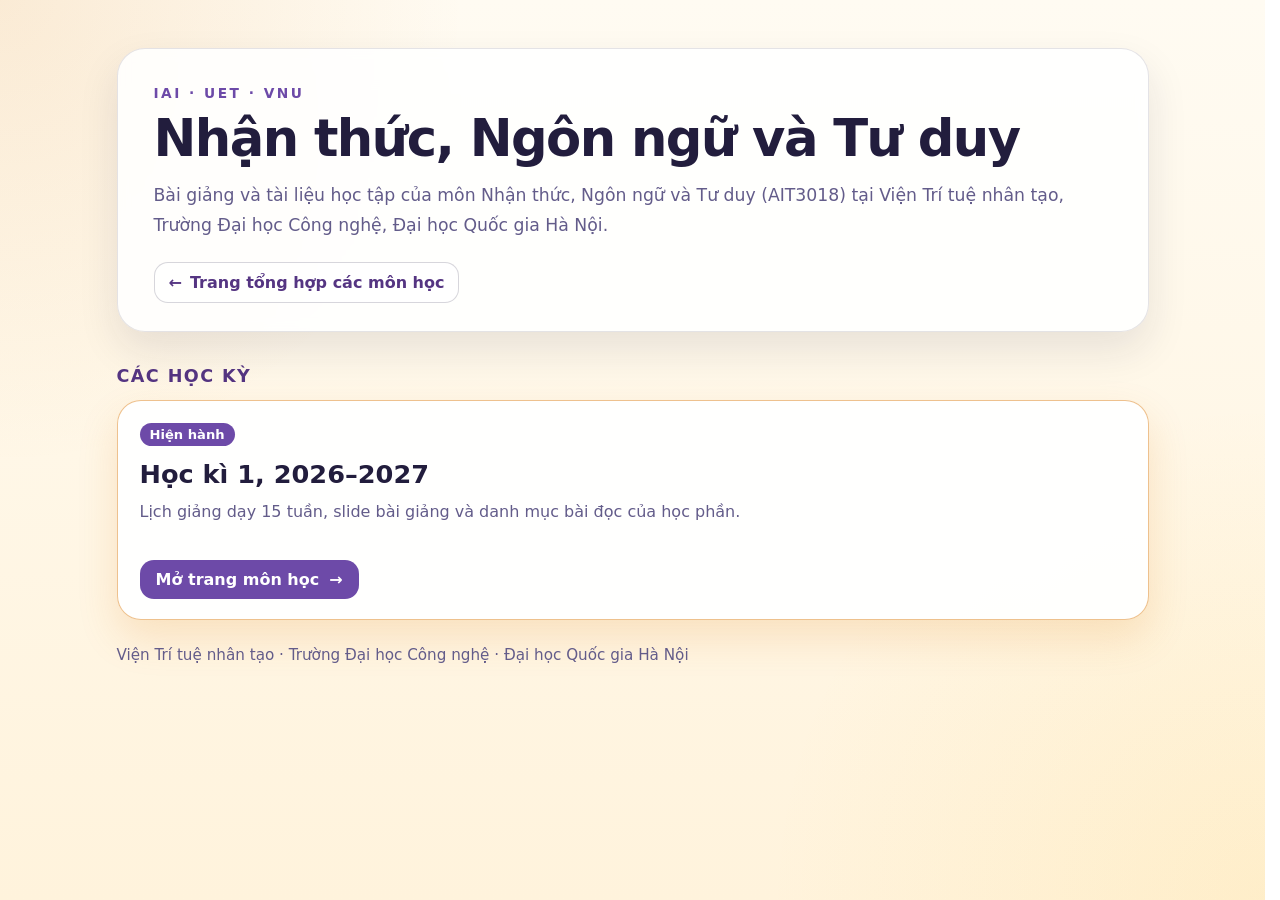
<file: index.html>
<!DOCTYPE html>
<html lang="vi">

<head>
    <meta charset="UTF-8">
    <meta name="description"
        content="Kho bài giảng môn Nhận thức, Ngôn ngữ và Tư duy tại Trường Đại học Công nghệ">
    <title>Nhận thức, Ngôn ngữ và Tư duy | Trường Đại học Công nghệ</title>
    <meta name="viewport" content="width=device-width, initial-scale=1">
    <link rel="stylesheet" href="index-pages.css">
    <link rel="icon" type="image/svg+xml" href="favicon.svg">
</head>

<body>
    <main class="page-shell">
        <section class="hero">
            <p class="eyebrow">IAI · UET · VNU</p>
            <h1>Nhận thức, Ngôn ngữ và Tư duy</h1>
            <div class="hero-text">
                <p>
                    Bài giảng và tài liệu học tập của môn Nhận thức, Ngôn ngữ và Tư duy
                    (AIT3018) tại Viện Trí tuệ nhân tạo, Trường Đại học Công nghệ,
                    Đại học Quốc gia Hà Nội.
                </p>
            </div>
            <div class="hero-actions">
                <a class="secondary-link" href="/">
                    <span aria-hidden="true">←</span>
                    <span>Trang tổng hợp các môn học</span>
                </a>
            </div>
        </section>

        <section>
            <h2 class="section-title">Các học kỳ</h2>
            <div class="term-grid">
                <article class="term-card term-card--current">
                    <div>
                        <span class="term-label">Hiện hành</span>
                        <h2>Học kì 1, 2026–2027</h2>
                        <p>
                            Lịch giảng dạy 15 tuần, slide bài giảng và danh mục bài đọc
                            của học phần.
                        </p>
                    </div>
                    <a class="term-link" href="2627-1/">
                        Mở trang môn học
                        <span aria-hidden="true">→</span>
                    </a>
                </article>
            </div>
        </section>

        <p class="footer">
            Viện Trí tuệ nhân tạo · Trường Đại học Công nghệ · Đại học Quốc gia Hà Nội
        </p>
    </main>
</body>

</html>
</file>
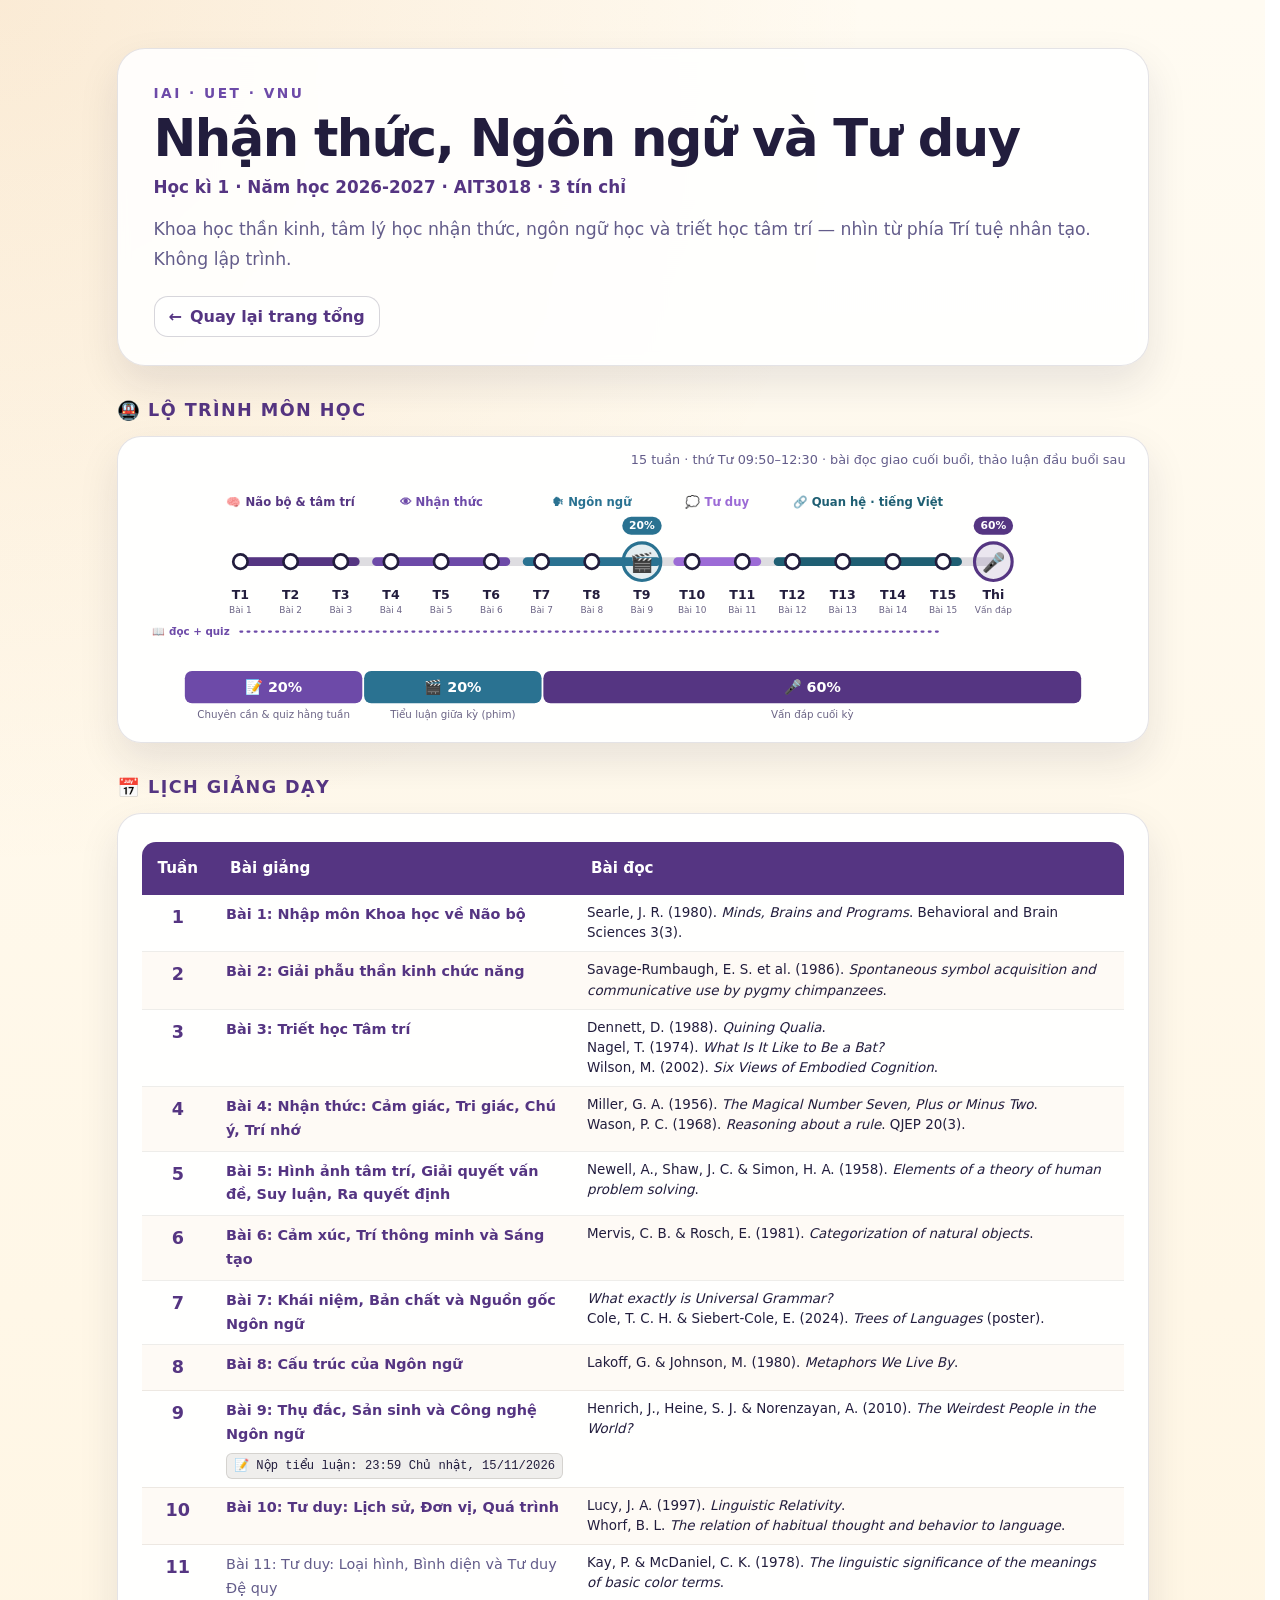
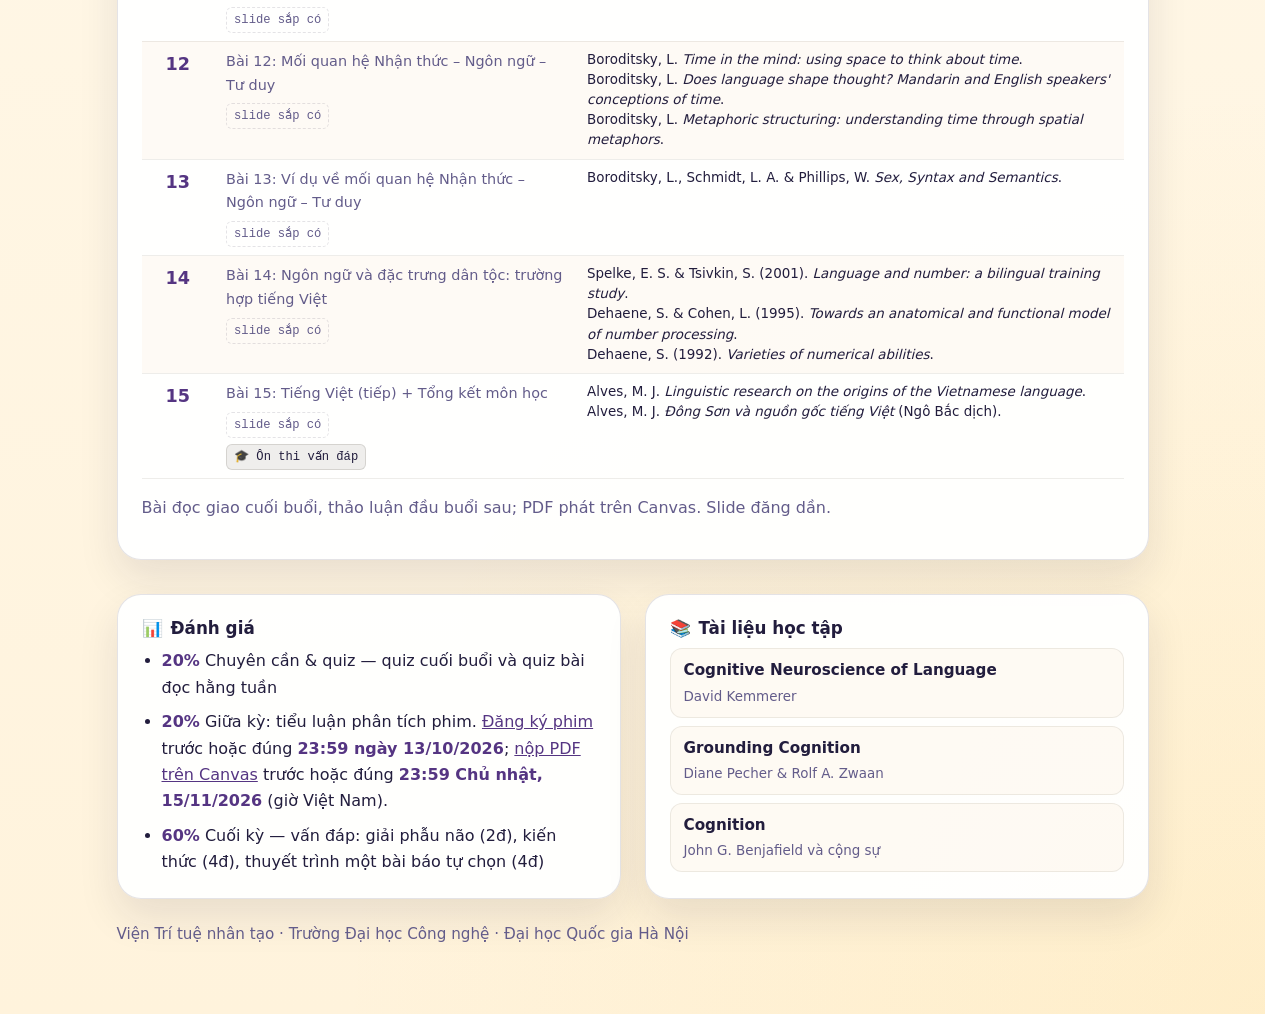
<file: 2627-1/index.html>
<!DOCTYPE html>
<html lang="vi">

<head>
  <meta charset="UTF-8">
  <meta name="description"
    content="Nhận thức, Ngôn ngữ và Tư duy tại Viện Trí tuệ nhân tạo, Trường Đại học Công nghệ, Đại học Quốc gia Hà Nội (Học kì 1, năm học 2026-2027)">
  <title>Nhận thức, Ngôn ngữ và Tư duy | Học kì 1, năm học 2026-2027</title>
  <meta name="viewport" content="width=device-width, initial-scale=1">
  <link rel="stylesheet" href="../index-pages.css">
  <style>
    .sched { font-size: 0.9rem; }
    .sched th, .sched td { padding: 8px 12px; }
    .sched td { vertical-align: top; }
    .sched td.wk { text-align: center; font-weight: 800; font-size: 1.1rem;
      color: var(--accent-dark); white-space: nowrap; width: 3.5rem; }
    .sched td.lec { width: 34%; }
    .sched td.lec a { display: block; font-weight: 600; }
    .sched td.rd { font-size: 0.84rem; line-height: 1.5; }
    .sched .nb-row { margin-top: 6px; }
    .notebook-tag { font-size: 0.76rem; padding: 2px 7px; white-space: nowrap; }
    .tag-soon { background: transparent; border: 1px dashed var(--line, #d8d2c8);
      color: var(--muted); font-weight: 500; }
    .section-title .ic { margin-right: 0.45rem; font-size: 1.05em; vertical-align: -0.05em; }
    .info-grid h3 { display: flex; align-items: center; gap: 0.5rem; font-size: 1.05rem; }
    .info-grid { margin-top: 34px; gap: 24px; }
    .roadmap { padding: 12px 22px 10px; }
    .roadmap-hint { margin: 0 0 2px; text-align: right; font-size: 0.8rem; color: var(--muted); }
    .roadmap-wrap { overflow-x: auto; }
    .roadmap-svg { display: block; width: 100%; min-width: 760px; height: auto; }
    .info-grid .plain-list li + li { margin-top: 8px; }
    .info-grid .plain-list b { color: var(--accent-dark); }
    .info-grid .book-list { gap: 8px; }
    .info-grid .book-item { padding: 9px 13px; border-radius: 12px; }
    .info-grid .book-title { font-style: normal; font-weight: 600; font-size: 0.95rem; }
    .info-grid .book-author { margin-top: 2px; font-size: 0.84rem; }
  </style>
  <link rel="icon" type="image/svg+xml" href="../favicon.svg">
</head>

<body>
  <main class="page-shell">
    <section class="hero">
      <p class="eyebrow">IAI · UET · VNU</p>
      <h1>Nhận thức, Ngôn ngữ và Tư duy</h1>
      <p class="hero-subtitle">Học kì 1 · Năm học 2026-2027 · AIT3018 · 3 tín chỉ</p>
      <div class="hero-text">
        <p>
          Khoa học thần kinh, tâm lý học nhận thức, ngôn ngữ học và triết học tâm trí —
          nhìn từ phía Trí tuệ nhân tạo. Không lập trình.
        </p>
      </div>
      <div class="hero-actions">
        <a class="secondary-link" href="../">
          <span aria-hidden="true">←</span>
          <span>Quay lại trang tổng</span>
        </a>
      </div>
    </section>

    <section>

      <h2 class="section-title"><span class="ic" aria-hidden="true">🚇</span>Lộ trình môn học</h2>
      <div class="panel roadmap">
        <p class="roadmap-hint">15 tuần · thứ Tư 09:50–12:30 · bài đọc giao cuối buổi, thảo luận đầu buổi sau</p>
        <div class="roadmap-wrap">
<svg class="roadmap-svg" viewBox="0 0 1100 290" xmlns="http://www.w3.org/2000/svg" font-family="system-ui,-apple-system,Segoe UI,Roboto,Noto Sans,Helvetica Neue,Arial,sans-serif" role="img" aria-label="Lộ trình môn học: 15 buổi, nộp tiểu luận giữa kỳ 23:59 Chủ nhật sau buổi 9, vấn đáp sau buổi 15; điểm: chuyên cần và quiz 20%, tiểu luận 20%, vấn đáp 60%">
<line x1="112" y1="100" x2="952" y2="100" stroke="rgba(34,29,61,0.15)" stroke-width="10" stroke-linecap="round"/>
<line x1="112" y1="100" x2="240" y2="100" stroke="#553582" stroke-width="10" stroke-linecap="round"/>
<text x="168" y="38" text-anchor="middle" fill="#553582" font-size="13" font-weight="800">🧠 Não bộ &amp; tâm trí</text>
<line x1="264" y1="100" x2="408" y2="100" stroke="#6D4AA8" stroke-width="10" stroke-linecap="round"/>
<text x="336" y="38" text-anchor="middle" fill="#6D4AA8" font-size="13" font-weight="800">👁 Nhận thức</text>
<line x1="432" y1="100" x2="576" y2="100" stroke="#2A7291" stroke-width="10" stroke-linecap="round"/>
<text x="504" y="38" text-anchor="middle" fill="#2A7291" font-size="13" font-weight="800">🗣 Ngôn ngữ</text>
<line x1="600" y1="100" x2="688" y2="100" stroke="#9C6BD6" stroke-width="10" stroke-linecap="round"/>
<text x="644" y="38" text-anchor="middle" fill="#9C6BD6" font-size="13" font-weight="800">💭 Tư duy</text>
<line x1="712" y1="100" x2="912" y2="100" stroke="#1F5F73" stroke-width="10" stroke-linecap="round"/>
<text x="812" y="38" text-anchor="middle" fill="#1F5F73" font-size="13" font-weight="800">🔗 Quan hệ · tiếng Việt</text>
<circle cx="112" cy="100" r="8" fill="#fff" stroke="#221D3D" stroke-width="3"/>
<text x="112" y="142" text-anchor="middle" fill="#221D3D" font-size="14" font-weight="800">T1</text>
<text x="112" y="157" text-anchor="middle" fill="#6B6485" font-size="10">Bài 1</text>
<circle cx="168" cy="100" r="8" fill="#fff" stroke="#221D3D" stroke-width="3"/>
<text x="168" y="142" text-anchor="middle" fill="#221D3D" font-size="14" font-weight="800">T2</text>
<text x="168" y="157" text-anchor="middle" fill="#6B6485" font-size="10">Bài 2</text>
<circle cx="224" cy="100" r="8" fill="#fff" stroke="#221D3D" stroke-width="3"/>
<text x="224" y="142" text-anchor="middle" fill="#221D3D" font-size="14" font-weight="800">T3</text>
<text x="224" y="157" text-anchor="middle" fill="#6B6485" font-size="10">Bài 3</text>
<circle cx="280" cy="100" r="8" fill="#fff" stroke="#221D3D" stroke-width="3"/>
<text x="280" y="142" text-anchor="middle" fill="#221D3D" font-size="14" font-weight="800">T4</text>
<text x="280" y="157" text-anchor="middle" fill="#6B6485" font-size="10">Bài 4</text>
<circle cx="336" cy="100" r="8" fill="#fff" stroke="#221D3D" stroke-width="3"/>
<text x="336" y="142" text-anchor="middle" fill="#221D3D" font-size="14" font-weight="800">T5</text>
<text x="336" y="157" text-anchor="middle" fill="#6B6485" font-size="10">Bài 5</text>
<circle cx="392" cy="100" r="8" fill="#fff" stroke="#221D3D" stroke-width="3"/>
<text x="392" y="142" text-anchor="middle" fill="#221D3D" font-size="14" font-weight="800">T6</text>
<text x="392" y="157" text-anchor="middle" fill="#6B6485" font-size="10">Bài 6</text>
<circle cx="448" cy="100" r="8" fill="#fff" stroke="#221D3D" stroke-width="3"/>
<text x="448" y="142" text-anchor="middle" fill="#221D3D" font-size="14" font-weight="800">T7</text>
<text x="448" y="157" text-anchor="middle" fill="#6B6485" font-size="10">Bài 7</text>
<circle cx="504" cy="100" r="8" fill="#fff" stroke="#221D3D" stroke-width="3"/>
<text x="504" y="142" text-anchor="middle" fill="#221D3D" font-size="14" font-weight="800">T8</text>
<text x="504" y="157" text-anchor="middle" fill="#6B6485" font-size="10">Bài 8</text>
<circle cx="560" cy="100" r="21" fill="rgba(42,114,145,0.12)" stroke="#2A7291" stroke-width="3.5"/>
<text x="560" y="108" text-anchor="middle" font-size="21">🎬</text>
<rect x="538" y="50" width="44" height="20" rx="10" fill="#2A7291"/>
<text x="560" y="64" text-anchor="middle" fill="#fff" font-size="12" font-weight="800">20%</text>
<text x="560" y="142" text-anchor="middle" fill="#221D3D" font-size="14" font-weight="800">T9</text>
<text x="560" y="157" text-anchor="middle" fill="#6B6485" font-size="10">Bài 9</text>
<circle cx="616" cy="100" r="8" fill="#fff" stroke="#221D3D" stroke-width="3"/>
<text x="616" y="142" text-anchor="middle" fill="#221D3D" font-size="14" font-weight="800">T10</text>
<text x="616" y="157" text-anchor="middle" fill="#6B6485" font-size="10">Bài 10</text>
<circle cx="672" cy="100" r="8" fill="#fff" stroke="#221D3D" stroke-width="3"/>
<text x="672" y="142" text-anchor="middle" fill="#221D3D" font-size="14" font-weight="800">T11</text>
<text x="672" y="157" text-anchor="middle" fill="#6B6485" font-size="10">Bài 11</text>
<circle cx="728" cy="100" r="8" fill="#fff" stroke="#221D3D" stroke-width="3"/>
<text x="728" y="142" text-anchor="middle" fill="#221D3D" font-size="14" font-weight="800">T12</text>
<text x="728" y="157" text-anchor="middle" fill="#6B6485" font-size="10">Bài 12</text>
<circle cx="784" cy="100" r="8" fill="#fff" stroke="#221D3D" stroke-width="3"/>
<text x="784" y="142" text-anchor="middle" fill="#221D3D" font-size="14" font-weight="800">T13</text>
<text x="784" y="157" text-anchor="middle" fill="#6B6485" font-size="10">Bài 13</text>
<circle cx="840" cy="100" r="8" fill="#fff" stroke="#221D3D" stroke-width="3"/>
<text x="840" y="142" text-anchor="middle" fill="#221D3D" font-size="14" font-weight="800">T14</text>
<text x="840" y="157" text-anchor="middle" fill="#6B6485" font-size="10">Bài 14</text>
<circle cx="896" cy="100" r="8" fill="#fff" stroke="#221D3D" stroke-width="3"/>
<text x="896" y="142" text-anchor="middle" fill="#221D3D" font-size="14" font-weight="800">T15</text>
<text x="896" y="157" text-anchor="middle" fill="#6B6485" font-size="10">Bài 15</text>
<circle cx="952" cy="100" r="21" fill="rgba(85,53,130,0.12)" stroke="#553582" stroke-width="3.5"/>
<text x="952" y="108" text-anchor="middle" font-size="21">🎤</text>
<rect x="930" y="50" width="44" height="20" rx="10" fill="#553582"/>
<text x="952" y="64" text-anchor="middle" fill="#fff" font-size="12" font-weight="800">60%</text>
<text x="952" y="142" text-anchor="middle" fill="#221D3D" font-size="14" font-weight="800">Thi</text>
<text x="952" y="157" text-anchor="middle" fill="#6B6485" font-size="10">Vấn đáp</text>
<line x1="112" y1="178" x2="896" y2="178" stroke="#6D4AA8" stroke-width="2.5" stroke-dasharray="2 6" stroke-linecap="round"/>
<text x="100" y="182" text-anchor="end" fill="#6D4AA8" font-size="11.5" font-weight="800">📖 đọc + quiz</text>
<rect x="50" y="222" width="198" height="36" rx="8" fill="#6D4AA8"><title>Chuyên cần &amp; quiz hằng tuần: 20%</title></rect>
<text x="149" y="246.0" text-anchor="middle" fill="#fff" font-weight="800" font-size="16">📝 20%</text>
<text x="149" y="274" text-anchor="middle" fill="#6B6485" font-size="11.5">Chuyên cần &amp; quiz hằng tuần</text>
<rect x="250" y="222" width="198" height="36" rx="8" fill="#2A7291"><title>Tiểu luận giữa kỳ (phim): 20%</title></rect>
<text x="349" y="246.0" text-anchor="middle" fill="#fff" font-weight="800" font-size="16">🎬 20%</text>
<text x="349" y="274" text-anchor="middle" fill="#6B6485" font-size="11.5">Tiểu luận giữa kỳ (phim)</text>
<rect x="450" y="222" width="600" height="36" rx="8" fill="#553582"><title>Vấn đáp cuối kỳ: 60%</title></rect>
<text x="750" y="246.0" text-anchor="middle" fill="#fff" font-weight="800" font-size="16">🎤 60%</text>
<text x="750" y="274" text-anchor="middle" fill="#6B6485" font-size="11.5">Vấn đáp cuối kỳ</text>
</svg>
        </div>
      </div>

    </section>

    <section>
      <h2 class="section-title"><span class="ic" aria-hidden="true">📅</span>Lịch giảng dạy</h2>
      <div class="panel">
        <div class="table-wrap">
          <table class="schedule-table sched">
            <thead>
              <tr>
                <th>Tuần</th>
                <th>Bài giảng</th>
                <th>Bài đọc</th>
              </tr>
            </thead>
            <tbody>
              <tr>
                <td class="wk">1</td>
                <td class="lec"><a href="bai-01-nhap-mon-khoa-hoc-ve-nao-bo.html">Bài 1: Nhập môn Khoa học về Não bộ</a></td>
                <td class="rd">Searle, J. R. (1980). <em>Minds, Brains and Programs</em>. Behavioral and Brain Sciences 3(3).</td>
              </tr>
              <tr>
                <td class="wk">2</td>
                <td class="lec"><a href="bai-02-giai-phau-than-kinh-chuc-nang.html">Bài 2: Giải phẫu thần kinh chức năng</a></td>
                <td class="rd">Savage-Rumbaugh, E. S. et al. (1986). <em>Spontaneous symbol acquisition and communicative use by pygmy chimpanzees</em>.</td>
              </tr>
              <tr>
                <td class="wk">3</td>
                <td class="lec"><a href="bai-03-triet-hoc-tam-tri.html">Bài 3: Triết học Tâm trí</a></td>
                <td class="rd">Dennett, D. (1988). <em>Quining Qualia</em>.<br>Nagel, T. (1974). <em>What Is It Like to Be a Bat?</em><br>Wilson, M. (2002). <em>Six Views of Embodied Cognition</em>.</td>
              </tr>
              <tr>
                <td class="wk">4</td>
                <td class="lec"><a href="bai-04-nhan-thuc-cam-giac-tri-giac-chu-y-tri-nho.html">Bài 4: Nhận thức: Cảm giác, Tri giác, Chú ý, Trí nhớ</a></td>
                <td class="rd">Miller, G. A. (1956). <em>The Magical Number Seven, Plus or Minus Two</em>.<br>Wason, P. C. (1968). <em>Reasoning about a rule</em>. QJEP 20(3).</td>
              </tr>
              <tr>
                <td class="wk">5</td>
                <td class="lec"><a href="bai-05-hinh-anh-tam-tri-giai-quyet-van-de-suy-luan-ra-quyet-dinh.html">Bài 5: Hình ảnh tâm trí, Giải quyết vấn đề, Suy luận, Ra quyết định</a></td>
                <td class="rd">Newell, A., Shaw, J. C. &amp; Simon, H. A. (1958). <em>Elements of a theory of human problem solving</em>.</td>
              </tr>
              <tr>
                <td class="wk">6</td>
                <td class="lec"><a href="bai-06-cam-xuc-tri-thong-minh-sang-tao.html">Bài 6: Cảm xúc, Trí thông minh và Sáng tạo</a></td>
                <td class="rd">Mervis, C. B. &amp; Rosch, E. (1981). <em>Categorization of natural objects</em>.</td>
              </tr>
              <tr>
                <td class="wk">7</td>
                <td class="lec"><a href="bai-07-khai-niem-ban-chat-nguon-goc-ngon-ngu.html">Bài 7: Khái niệm, Bản chất và Nguồn gốc Ngôn ngữ</a></td>
                <td class="rd"><em>What exactly is Universal Grammar?</em><br>Cole, T. C. H. &amp; Siebert-Cole, E. (2024). <em>Trees of Languages</em> (poster).</td>
              </tr>
              <tr>
                <td class="wk">8</td>
                <td class="lec"><a href="bai-08-cau-truc-cua-ngon-ngu.html">Bài 8: Cấu trúc của Ngôn ngữ</a></td>
                <td class="rd">Lakoff, G. &amp; Johnson, M. (1980). <em>Metaphors We Live By</em>.</td>
              </tr>
              <tr>
                <td class="wk">9</td>
                <td class="lec"><a href="bai-09-thu-dac-san-sinh-ngon-ngu-va-cong-nghe.html">Bài 9: Thụ đắc, Sản sinh và Công nghệ Ngôn ngữ</a><div class="nb-row"><span class="notebook-tag">📝 Nộp tiểu luận: 23:59 Chủ nhật, 15/11/2026</span></div></td>
                <td class="rd">Henrich, J., Heine, S. J. &amp; Norenzayan, A. (2010). <em>The Weirdest People in the World?</em></td>
              </tr>
              <tr>
                <td class="wk">10</td>
                <td class="lec"><a href="bai-10-tu-duy-lich-su-don-vi-qua-trinh.html">Bài 10: Tư duy: Lịch sử, Đơn vị, Quá trình</a></td>
                <td class="rd">Lucy, J. A. (1997). <em>Linguistic Relativity</em>.<br>Whorf, B. L. <em>The relation of habitual thought and behavior to language</em>.</td>
              </tr>
              <tr>
                <td class="wk">11</td>
                <td class="lec"><span class="muted-text">Bài 11: Tư duy: Loại hình, Bình diện và Tư duy Đệ quy</span><div class="nb-row"><span class="notebook-tag tag-soon">slide sắp có</span></div></td>
                <td class="rd">Kay, P. &amp; McDaniel, C. K. (1978). <em>The linguistic significance of the meanings of basic color terms</em>.</td>
              </tr>
              <tr>
                <td class="wk">12</td>
                <td class="lec"><span class="muted-text">Bài 12: Mối quan hệ Nhận thức – Ngôn ngữ – Tư duy</span><div class="nb-row"><span class="notebook-tag tag-soon">slide sắp có</span></div></td>
                <td class="rd">Boroditsky, L. <em>Time in the mind: using space to think about time</em>.<br>Boroditsky, L. <em>Does language shape thought? Mandarin and English speakers' conceptions of time</em>.<br>Boroditsky, L. <em>Metaphoric structuring: understanding time through spatial metaphors</em>.</td>
              </tr>
              <tr>
                <td class="wk">13</td>
                <td class="lec"><span class="muted-text">Bài 13: Ví dụ về mối quan hệ Nhận thức – Ngôn ngữ – Tư duy</span><div class="nb-row"><span class="notebook-tag tag-soon">slide sắp có</span></div></td>
                <td class="rd">Boroditsky, L., Schmidt, L. A. &amp; Phillips, W. <em>Sex, Syntax and Semantics</em>.</td>
              </tr>
              <tr>
                <td class="wk">14</td>
                <td class="lec"><span class="muted-text">Bài 14: Ngôn ngữ và đặc trưng dân tộc: trường hợp tiếng Việt</span><div class="nb-row"><span class="notebook-tag tag-soon">slide sắp có</span></div></td>
                <td class="rd">Spelke, E. S. &amp; Tsivkin, S. (2001). <em>Language and number: a bilingual training study</em>.<br>Dehaene, S. &amp; Cohen, L. (1995). <em>Towards an anatomical and functional model of number processing</em>.<br>Dehaene, S. (1992). <em>Varieties of numerical abilities</em>.</td>
              </tr>
              <tr>
                <td class="wk">15</td>
                <td class="lec"><span class="muted-text">Bài 15: Tiếng Việt (tiếp) + Tổng kết môn học</span><div class="nb-row"><span class="notebook-tag tag-soon">slide sắp có</span></div><div class="nb-row"><span class="notebook-tag">🎓 Ôn thi vấn đáp</span></div></td>
                <td class="rd">Alves, M. J. <em>Linguistic research on the origins of the Vietnamese language</em>.<br>Alves, M. J. <em>Đông Sơn và nguồn gốc tiếng Việt</em> (Ngô Bắc dịch).</td>
              </tr>
            </tbody>
          </table>
        </div>
        <p class="panel-copy muted-text">
          Bài đọc giao cuối buổi, thảo luận đầu buổi sau; PDF phát trên Canvas. Slide đăng dần.
        </p>
      </div>
    </section>

    <section>
      <div class="info-grid">
        <article class="panel">
          <h3><span class="ic" aria-hidden="true">📊</span>Đánh giá</h3>
          <ul class="plain-list">
            <li><b>20%</b> Chuyên cần &amp; quiz — quiz cuối buổi và quiz bài đọc hằng tuần</li>
            <li><b>20%</b> Giữa kỳ: tiểu luận phân tích phim. <a href="https://docs.google.com/spreadsheets/d/1ssQQzE2ggi4O6BBYHEzF6xJ2Tkpa1Dtv5RZfNkNmUgw/edit?usp=sharing" target="_blank" rel="noopener">Đăng ký phim</a> trước hoặc đúng <b>23:59 ngày 13/10/2026</b>; <a href="https://portal.uet.vnu.edu.vn/courses/6811/assignments/79966">nộp PDF trên Canvas</a> trước hoặc đúng <b>23:59 Chủ nhật, 15/11/2026</b> (giờ Việt Nam).</li>
            <li><b>60%</b> Cuối kỳ — vấn đáp: giải phẫu não (2đ), kiến thức (4đ), thuyết trình một bài báo tự chọn (4đ)</li>
          </ul>
        </article>
        <article class="panel">
          <h3><span class="ic" aria-hidden="true">📚</span>Tài liệu học tập</h3>
          <ul class="book-list">
            <li class="book-item">
              <span class="book-title">Cognitive Neuroscience of Language</span>
              <span class="book-author">David Kemmerer</span>
            </li>
            <li class="book-item">
              <span class="book-title">Grounding Cognition</span>
              <span class="book-author">Diane Pecher &amp; Rolf A. Zwaan</span>
            </li>
            <li class="book-item">
              <span class="book-title">Cognition</span>
              <span class="book-author">John G. Benjafield và cộng sự</span>
            </li>
          </ul>
        </article>
      </div>
    </section>

    <p class="footer">
      Viện Trí tuệ nhân tạo · Trường Đại học Công nghệ · Đại học Quốc gia Hà Nội
    </p>
  </main>
</body>

</html>
</file>
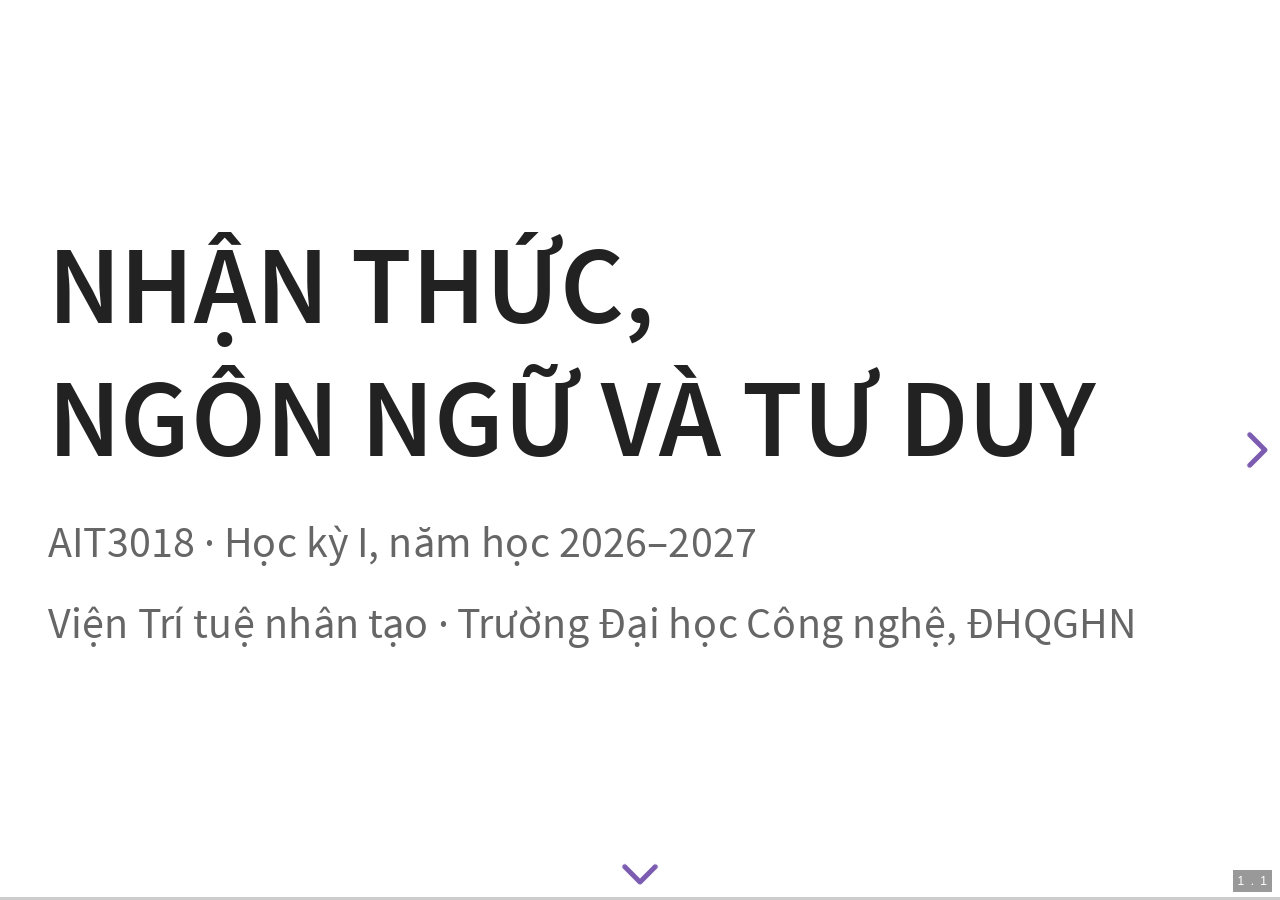
<file: 2627-1/bai-01-nhap-mon-khoa-hoc-ve-nao-bo.html>
<!doctype html>
<html lang="vi">

<head>
  <meta charset="utf-8">
  <meta name="viewport" content="width=device-width, initial-scale=1.0, maximum-scale=1.0, user-scalable=no">

  <title>NTNNTD | Bài 1: Nhập môn Khoa học về Não bộ</title>

  <link rel="stylesheet" href="revealjs/dist/reset.css">
  <link rel="stylesheet" href="revealjs/dist/reveal.css" />
  <link rel="stylesheet" href="revealjs/dist/theme/white.css" />
  <link rel="stylesheet" href="plugin/highlight/zenburn.css">
  <link rel="stylesheet" href="lecture-style.css">
  <link rel="icon" type="image/svg+xml" href="favicon.svg">
</head>

<body>
  <div class="reveal">
    <div class="slides">

            <section>
        <section>
          <h1>Nhận thức, <br /> Ngôn ngữ và Tư duy</h1>
          <p class="text-light">AIT3018 &middot; Học kỳ I, năm học 2026–2027</p>
          <p class="text-light">Viện Trí tuệ nhân tạo &middot; Trường Đại học Công nghệ, ĐHQGHN</p>

        </section>
        <section>
          <h1><span class="text-light">Bài 1</span><br>Nhập môn <br> Khoa học não bộ</h1>
          <p class="text-light">Não bộ, tâm trí và nhận thức có phải là một? <br/> Vì sao tranh luận về chúng lại góp phần
            khai sinh ngành TTNT?</p>

        </section>
        <section>
          <h2>Giảng viên</h2>
          <ul>
            <li>TS. Nguyễn Tuấn Phong</li>
            <li>Đơn vị công tác: Viện Trí tuệ nhân tạo, Trường ĐHCN</li>
            <li>Email: <strong>tuanphong</strong> at vnu dot edu dot vn</li>
            <li>Nền tảng học vấn: Tiến sĩ Kỹ thuật (Dr.-Ing), Max-Planck-Institut für Informatik, Deutschland</li>
            <li>Hướng nghiên cứu: Hệ tri thức, Mô hình ngôn ngữ lớn</li>
          </ul>

        </section>

        <section>
          <h2>Trước khi bắt đầu</h2>
          <ul>
            <li>Bạn thích chủ đề hay lĩnh vực nào?</li>
            <li>Trình độ tiếng Anh của bạn tới đâu?</li>
            <li>Bạn kỳ vọng học được gì ở môn này?</li>
          </ul>
          <div class="key-box"><span class="box-title">Làm ngay tại lớp</span>Mục "Pre-course anonymous survey" trên Canvas Portal.</div>

        </section>

        <section>
          <h2>Tổng quan buổi học</h2>
          <ol>
            <li>Phân biệt: Não bộ, tâm trí, nhận thức</li>
            <li>Các lĩnh vực nghiên cứu não bộ</li>
            <li>Lịch sử nghiên cứu não: từ Aristotle đến thế kỷ 17</li>
            <li>Cách mạng nhận thức: từ 1956 đến nay</li>
            <li>Những người tiên phong</li>
            <li>Các câu hỏi liên ngành về não bộ</li>
            <li>Giới thiệu môn học</li>
          </ol>

        </section>
      </section>

      <section>
        <section>
          <h1><span class="text-light">1.</span><br>Não bộ, tâm trí, <br> nhận thức</h1>

        </section>

        <section>
          <h2>Khởi động</h2>
          <div class="question-box">
            <div class="question-title">Câu hỏi mở</div>
            <div class="question-content">
              <p>Não bộ (<em>brain</em>) và tâm trí (<em>mind</em>) khác nhau ở chỗ nào?</p>
              <p>Bạn định nghĩa nhận thức (<em>cognition</em>) thế nào?</p>
            </div>
          </div>

        </section>

        <section>
          <h2>Ba câu hỏi khó</h2>
          <ul>
            <li>Con chó có <strong>não bộ</strong> không?</li>
            <li>Con chó có <strong>tâm trí</strong> không?</li>
            <li>Con chó có <strong>nhận thức</strong> không?</li>
          </ul>
          <p class="text-light">Chó nhận ra chủ. Chó nhớ chỗ giấu xương. Chó mở nắp hộp.</p>
          <div class="question-box fragment">
            <div class="question-title">Câu hỏi khó hơn</div>
            <div class="question-content">
              <p>ChatGPT có nhận thức không?</p>
            </div>
          </div>

        </section>

        <section>
          <h2>Giới nghiên cứu nghĩ gì?</h2>
          <div class="slide-badge-row"><span class="self-study-badge">📖 Tự học</span></div>
          <figure class="fig">
            <img src="img/lec01-image7.png"
              alt="Post của PessoaBrain: nhận thức được thể hiện bởi các hệ tự tổ chức và tự trị" style="width:78%">
            <img src="img/lec01-image8.png" alt="Post của Andrea Lathrop: những gì xảy ra giữa tri giác và hành động"
              style="width:78%">
            <img src="img/lec01-image13.png"
              alt="Post của Jamie Hardt: tạo và duy trì một mô hình nội tại về thế giới bên ngoài" style="width:78%">
            <figcaption class="caption">Ba nhà nghiên cứu, ba cách tiếp cận khác nhau: hệ tự tổ chức; khoảng giữa tri giác và hành
              động; mô hình nội tại về thế giới. <em>Chưa có</em> một định nghĩa thống nhất.
            </figcaption>
          </figure>

        </section>

        <section>
          <h2>Não bộ (brain)</h2>
          <div>
            <p><strong>Cơ quan</strong> nằm trong hộp sọ, điều phối nhiều chức năng của cơ thể.</p>
            <p>Gồm hàng tỷ tế bào thần kinh và được hộp sọ bảo vệ.</p>
            <p class="text-light">Định nghĩa của Viện Ung thư Quốc gia Hoa Kỳ (NCI)</p>
          </div>
          <div class="key-box"><span class="box-title">Tóm tắt</span> Não bộ là một <strong>cơ quan vật chất</strong>: có
            thể quan sát, đo đạc và chụp ảnh.</div>

        </section>

        <section>
          <h2>3 bộ phận lớn của não bộ</h2>
          <div class="two-col">
            <table class="compact-table">
              <thead>
                <tr>
                  <th>Bộ phận</th>
                  <th>Chức năng chính</th>
                </tr>
              </thead>
              <tbody>
                <tr>
                  <td><strong>Đại não</strong><br><em>cerebrum</em></td>
                  <td>Tư duy, học tập, giải quyết vấn đề, cảm xúc, trí nhớ, nói, đọc, viết, vận động chủ ý</td>
                </tr>
                <tr>
                  <td><strong>Tiểu não</strong><br><em>cerebellum</em></td>
                  <td>Vận động tinh (các cử động nhỏ, chính xác), thăng bằng, tư thế</td>
                </tr>
                <tr>
                  <td><strong>Thân não</strong><br><em>brain stem</em></td>
                  <td>Hô hấp, nhịp tim; nối não với tuỷ sống</td>
                </tr>
              </tbody>
            </table>
            <figure class="fig">
              <img src="img/lec01-image15.png"
                alt="Lát cắt dọc đầu người, chú thích đại não, tiểu não, thân não, não thất và tuỷ sống"
                style="width:100%">
            </figure>
          </div>

        </section>

        <section>
          <h2>Tâm trí (mind)</h2>
          <div class="two-col two-col--wide-left">
            <div>
              <h3>Nghĩa rộng</h3>
              <p>Toàn bộ đời sống trí tuệ và tâm lý của một cơ thể sống: động cơ, <strong>cảm xúc</strong>, hành vi, tri
                giác, nhận thức.</p>
            </div>
            <div>
              <h3>Nghĩa hẹp</h3>
              <p>Các hoạt động nhận thức: tri giác, chú ý, tư duy, giải quyết vấn đề, ngôn ngữ, học tập, trí nhớ.</p>
            </div>
          </div>
          <p class="text-light">Định nghĩa của Hội Tâm lý học Hoa Kỳ (American Psychological Association — APA)</p>

        </section>

        <section>
          <h2>Não bộ vs. Tâm trí</h2>
          <ul>
            <li><strong>Não bộ</strong> chỉ một <strong>cơ quan vật chất</strong>. Có thể chỉ ra trên cơ thể.</li>
            <li><strong>Tâm trí</strong> chỉ một <strong>tập hợp các quá trình</strong>. Ta chỉ có thể suy ra từ biểu hiện.
            </li>
          </ul>
          <div class="warn-box"><span class="box-title">Lưu ý</span> Ví von “não = phần cứng, tâm trí = phần mềm” rất
            tiện, nhưng không phải ai cũng đồng ý. John Searle phản đối cách hiểu này; tuần sau ta sẽ xem vì sao.</div>

        </section>

        <section>
          <h2>Nhận thức (Cognition)</h2>
          <p>Các quá trình giúp ta <strong>nhận biết</strong> và <strong>ý thức</strong> về thế giới: tri giác, hình
            thành khái niệm, ghi nhớ, suy luận, phán đoán, tưởng tượng, giải quyết vấn đề.</p>
          <div class="key-box"><span class="box-title">Ý quan trọng nhất</span> Theo cách phân chia truyền thống, tâm
            trí gồm ba thành phần: nhận thức (<em>cognition</em>), cảm xúc (<em>affect</em>) và ý chí, động lực
            (<em>conation</em>).</div>
          <p class="text-light">Theo định nghĩa của Hiệp hội Tâm lý học Hoa Kỳ (APA)</p>

        </section>

        <section>
          <h2>Nhận thức nằm trong tâm trí</h2>
          <table class="compact-table">
            <thead>
              <tr>
                <th>Thành phần</th>
                <th>Đang đi trong rừng, bạn thấy một vật dài, uốn khúc trên lối đi</th>
              </tr>
            </thead>
            <tbody>
              <tr>
                <td><strong>Cognition</strong><br>nhận thức</td>
                <td>Nhận ra: “Đó là một con rắn.”</td>
              </tr>
              <tr>
                <td><strong>Affect</strong><br>cảm xúc</td>
                <td>Cảm thấy sợ hãi</td>
              </tr>
              <tr>
                <td><strong>Conation</strong><br>ý chí, động lực</td>
                <td>Quyết định bỏ chạy</td>
              </tr>
            </tbody>
          </table>
          <div class="good-box"><span class="box-title">Ghi nhớ</span> Theo cách chia này: tâm trí = nhận thức + cảm xúc
            + ý chí. Cả ba có thể diễn ra cùng lúc, nhưng khoa học nhận thức tách chúng ra để nghiên cứu.</div>

        </section>

        <section>
          <h2>Hai hướng nghiên cứu về nhận thức</h2>
          <div class="slide-badge-row"><span class="self-study-badge">📖 Tự học</span></div>
          <p class="text-center"><em>"the action or faculty of knowing"</em> — Từ điển Oxford</p>
          <div class="two-col">
            <div>
              <h3>Hành động (action)</h3>
              <p>Nhận thức là một <strong>quá trình</strong>: cách ta tiếp nhận và hiểu sự vật.</p>
              <p class="text-light">Hướng của tâm lý học nhận thức.</p>
            </div>
            <div>
              <h3>Năng lực (faculty)</h3>
              <p>Tâm trí chia thành các <strong>năng lực</strong>; nhận thức là một trong số đó.</p>
              <p class="text-light">Hướng của Chomsky và của kiến trúc nhận thức.</p>
            </div>
          </div>

        </section>

        <section>
          <h2>Các khái niệm liên quan</h2>
          <div class="slide-badge-row"><span class="self-study-badge">📖 Tự học</span></div>
          <table class="compact-table">
            <thead>
              <tr>
                <th>Khái niệm</th>
                <th>Gắn với</th>
              </tr>
            </thead>
            <tbody>
              <tr>
                <td>Nhận biết (awareness)</td>
                <td>Ý thức (consciousness)</td>
              </tr>
              <tr>
                <td>Trí thông minh (intelligence)</td>
                <td>Hiểu nhanh, xử lý thông tin và suy luận sắc bén</td>
              </tr>
              <tr>
                <td>Trực giác (intuition)</td>
                <td>Thấu hiểu tức thời</td>
              </tr>
              <tr>
                <td>Sự quen biết cá nhân (personal acquaintance)</td>
                <td>Tri thức xã hội</td>
              </tr>
              <tr>
                <td>Nhận ra (recognition)</td>
                <td>Phân loại; xem lại và điều chỉnh</td>
              </tr>
              <tr>
                <td>Kỹ năng (skill)</td>
                <td>Suy luận; tri thức thực hành; chuyên môn</td>
              </tr>
              <tr>
                <td>Hiểu (understanding)</td>
                <td>Phán đoán, ra quyết định; lĩnh hội</td>
              </tr>
            </tbody>
          </table>
          <p class="text-light">Nguồn: bảng 1.1, sách <em>Cognition</em>, John G. Benjafield và cộng sự, chương
            "Introduction".</p>

        </section>

        <section>
          <h2>Tóm tắt</h2>
          <ul>
            <li><strong>Não bộ</strong> — một cơ quan trong cơ thể.</li>
            <li><strong>Tâm trí</strong> — tập hợp các quá trình tâm lý và trí tuệ.</li>
            <li><strong>Nhận thức</strong> — một trong ba thành phần của tâm trí, liên quan đến cách chúng ta tiếp nhận, hiểu và sử dụng thông tin.</li>
          </ul>
          <div class="key-box"><span class="box-title">Quan trọng</span> Nhận thức ⊂ Tâm trí. Không phải Nhận thức = Tâm
            trí.</div>

        </section>
      </section>

      <section>
        <section>
          <h1><span class="text-light">2.</span><br>Các lĩnh vực <br> nghiên cứu não bộ</h1>
          <p class="text-light">Ai nghiên cứu não bộ — và mỗi lĩnh vực đặt câu hỏi gì?</p>

        </section>

        <section>
          <h2>Khoa học não bộ</h2>
          <ul>
            <li>Nghiên cứu não bộ là một phần trọng tâm của <strong>khoa học thần kinh</strong>
              (<em>neuroscience</em>).</li>
            <li>Phạm vi: từ hoạt động của nơ-ron đến hoạt động của toàn bộ não.</li>
            <li>Câu hỏi: não hoạt động và thay đổi ra sao khi ta học, lão hóa hoặc mắc bệnh?</li>
          </ul>
          <p class="text-light">Não là một <strong>cơ quan vật chất</strong>: có thể quan sát, đo đạc và chụp ảnh.</p>

        </section>

        <section>
          <h2>Nghiên cứu não ở nhiều cấp độ</h2>
          <p>Mỗi cấp độ trả lời một nhóm câu hỏi khác nhau.</p>
          <div class="pipeline">
            <div class="stage">
              <div class="stage-title">Phân tử, tế bào</div>
              <div class="stage-desc">gen, protein</div>
            </div>
            <div class="arrow">→</div>
            <div class="stage">
              <div class="stage-title">Mạch thần kinh</div>
              <div class="stage-desc">nơ-ron phối hợp</div>
            </div>
            <div class="arrow">→</div>
            <div class="stage stage-highlight">
              <div class="stage-title">Nhận thức</div>
              <div class="stage-desc">tư duy, ngôn ngữ, trí nhớ</div>
            </div>
            <div class="arrow">→</div>
            <div class="stage">
              <div class="stage-title">Lâm sàng</div>
              <div class="stage-desc">bệnh và phục hồi</div>
            </div>
          </div>
          <div class="key-box"><span class="box-title">Liên hệ với CNTT</span> Giống như khi gỡ lỗi một hệ thống: mỗi
            cấp độ cho ta một loại thông tin.</div>

        </section>

        <section>
          <h2>Tám nhánh của khoa học thần kinh</h2>
          <div class="slide-badge-row"><span class="self-study-badge">📖 Tự học</span></div>
          <table class="compact-table">
            <tr>
              <th>Nhánh</th>
              <th>Nghiên cứu gì?</th>
            </tr>
            <tr>
              <td>Phân tử &amp; tế bào <span class="text-light">(molecular &amp; cellular)</span></td>
              <td>Gen và protein ảnh hưởng đến nơ-ron ra sao</td>
            </tr>
            <tr>
              <td>Di truyền thần kinh <span class="text-light">(neurogenetics)</span></td>
              <td>Gen ảnh hưởng đến hệ thần kinh ra sao</td>
            </tr>
            <tr>
              <td>Sinh lý thần kinh <span class="text-light">(neurophysiology)</span></td>
              <td>Hệ thần kinh hoạt động như thế nào</td>
            </tr>
            <tr>
              <td>Giác quan <span class="text-light">(sensory)</span></td>
              <td>Não tiếp nhận và xử lý tín hiệu giác quan</td>
            </tr>
            <tr>
              <td>Hành vi <span class="text-light">(behavioral)</span></td>
              <td>Hoạt động não liên quan đến hành vi ra sao</td>
            </tr>
            <tr>
              <td><strong class="text-blue">Khoa học thần kinh nhận thức</strong> <span
                  class="text-light">(cognitive neuroscience)</span></td>
              <td><strong class="text-blue">Cơ chế thần kinh của tư duy, ngôn ngữ và trí nhớ</strong></td>
            </tr>
            <tr>
              <td>Phát triển <span class="text-light">(developmental)</span></td>
              <td>Não hình thành và thay đổi theo thời gian</td>
            </tr>
            <tr>
              <td>Lâm sàng <span class="text-light">(clinical)</span></td>
              <td>Chẩn đoán, điều trị và phục hồi</td>
            </tr>
          </table>

        </section>

        <section>
          <h2>Tâm lý học nhận thức (cognitive psychology)</h2>
          <ul>
            <li><strong>Nghiên cứu:</strong> tri giác, chú ý, trí nhớ, suy luận, ngôn ngữ và ra quyết định.</li>
            <li><strong>Dữ liệu:</strong> câu trả lời của người tham gia — nhanh hay chậm, đúng hay sai.</li>
          </ul>
          <div class="key-box"><span class="box-title">Ví dụ</span> Yêu cầu người tham gia nhớ một dãy số, rồi kiểm tra
            họ còn nhớ được bao nhiêu số sau vài giây.</div>

        </section>

        <section>
          <h2>Khoa học thần kinh nhận thức (cognitive neuroscience)</h2>
          <ul>
            <li><strong>Nghiên cứu:</strong> hoạt động của não tạo nên tri giác, trí nhớ, ngôn ngữ và ra quyết định như
              thế nào.</li>
            <li><strong>Dữ liệu:</strong> kết quả hành vi kết hợp với EEG, fMRI hoặc dữ liệu tổn thương não.</li>
          </ul>
          <div class="key-box"><span class="box-title">Ví dụ</span> Vẫn dùng bài nhớ dãy số, nhưng đo thêm hoạt động
            của não trong lúc người tham gia ghi nhớ.</div>

        </section>

        <section>
          <h2>Khoa học nhận thức</h2>
          <p><strong>Cùng một câu hỏi:</strong> Con người hiểu một câu nói như thế nào?</p>
          <ul>
            <li><strong>Tâm lý học</strong> quan sát cách con người trả lời.</li>
            <li><strong>Khoa học thần kinh nhận thức</strong> kết hợp hành vi với phép đo hoạt động não.</li>
            <li><strong>Ngôn ngữ học và TTNT</strong> phân tích ngôn ngữ và xây dựng mô hình.</li>
          </ul>
          <p class="text-light">Khoa học nhận thức (<em>cognitive science</em>) kết hợp các góc nhìn này.</p>

        </section>
        <section>
          <h2>Ba lĩnh vực liên hệ với nhau thế nào?</h2>
          <figure class="fig">
            <svg viewBox="0 0 980 430" style="width:92%; display:block; margin:0 auto;"
              xmlns="http://www.w3.org/2000/svg" role="img"
              aria-labelledby="cogsci-relationship-title cogsci-relationship-desc">
              <title id="cogsci-relationship-title">Ba lĩnh vực cùng nghiên cứu nhận thức</title>
              <desc id="cogsci-relationship-desc">Tâm lý học nhận thức đóng góp dữ liệu hành vi; khoa học thần kinh nhận
                thức đóng góp dữ liệu hành vi và hoạt động não; khoa học nhận thức kết hợp nhiều ngành để nghiên cứu tâm
                trí.</desc>
              <defs>
                <marker id="arrow-blue" viewBox="0 0 10 10" refX="9" refY="5" markerWidth="7" markerHeight="7"
                  orient="auto-start-reverse">
                  <path d="M 0 0 L 10 5 L 0 10 z" fill="#2A7291" />
                </marker>
              </defs>

              <rect x="250" y="18" width="480" height="122" rx="18" fill="#EAF6F8" stroke="#2A7291"
                stroke-width="3" />
              <text x="490" y="57" text-anchor="middle" font-size="25" font-weight="bold" fill="#2A7291">KHOA HỌC NHẬN
                THỨC</text>
              <text x="490" y="84" text-anchor="middle" font-size="15" fill="#2A7291">Cognitive science</text>
              <text x="490" y="116" text-anchor="middle" font-size="18" fill="#222">Kết hợp nhiều ngành để nghiên cứu
                tâm trí</text>

              <path d="M 235 245 L 390 141" fill="none" stroke="#2A7291" stroke-width="3"
                marker-end="url(#arrow-blue)" />
              <path d="M 745 245 L 590 141" fill="none" stroke="#2A7291" stroke-width="3"
                marker-end="url(#arrow-blue)" />
              <text x="490" y="205" text-anchor="middle" font-size="18" font-weight="bold" fill="#2A7291">cùng đóng góp
                vào</text>

              <rect x="25" y="245" width="420" height="150" rx="18" fill="#E8890C" fill-opacity="0.10"
                stroke="#E8890C" stroke-width="3" />
              <text x="235" y="281" text-anchor="middle" font-size="21" font-weight="bold" fill="#C97508">TÂM LÝ HỌC
                NHẬN THỨC</text>
              <text x="235" y="307" text-anchor="middle" font-size="14" fill="#C97508">Cognitive psychology</text>
              <text x="235" y="344" text-anchor="middle" font-size="18" fill="#222">Hỏi: Tâm trí hoạt động ra sao?</text>
              <text x="235" y="375" text-anchor="middle" font-size="18" font-weight="bold" fill="#C97508">Dữ liệu: hành
                vi</text>

              <rect x="535" y="245" width="420" height="150" rx="18" fill="#2E8B57" fill-opacity="0.10"
                stroke="#2E8B57" stroke-width="3" />
              <text x="745" y="274" text-anchor="middle" font-size="19" font-weight="bold" fill="#2E8B57">KHOA HỌC THẦN
                KINH</text>
              <text x="745" y="298" text-anchor="middle" font-size="19" font-weight="bold"
                fill="#2E8B57">NHẬN THỨC</text>
              <text x="745" y="322" text-anchor="middle" font-size="14" fill="#2E8B57">Cognitive neuroscience</text>
              <text x="745" y="351" text-anchor="middle" font-size="18" fill="#222">Hỏi: Cơ chế thần kinh nào?</text>
              <text x="745" y="378" text-anchor="middle" font-size="18" font-weight="bold" fill="#2E8B57">Dữ liệu: hành
                vi + hoạt động não</text>
            </svg>
            <figcaption class="caption">Sơ đồ đơn giản hóa; ranh giới giữa các lĩnh vực không hoàn toàn cố định.
            </figcaption>
          </figure>

        </section>

        <section>
          <h2>Phân biệt ba lĩnh vực</h2>
          <ol>
            <li><strong>Khoa học nhận thức</strong> là khung liên ngành rộng nhất.</li>
            <li><strong>Tâm lý học nhận thức</strong> chủ yếu dùng dữ liệu hành vi.</li>
            <li><strong>Khoa học thần kinh nhận thức</strong> kết hợp dữ liệu hành vi và dữ liệu não.</li>
          </ol>
          <div class="warn-box"><span class="box-title">Lỗi hay gặp</span> Đừng nói ngược: “Khoa học nhận thức là một
            nhánh của khoa học thần kinh.”</div>

        </section>

        <section>
          <h2>Phân biệt bằng câu hỏi và dữ liệu</h2>
          <div class="slide-badge-row"><span class="self-study-badge">📖 Tự học</span></div>
          <table class="compact-table">
            <tr>
              <th></th>
              <th>Hỏi gì</th>
              <th>Dữ liệu dùng</th>
            </tr>
            <tr>
              <td><strong class="text-orange">Tâm lý học nhận thức</strong></td>
              <td>Các quá trình tâm trí hoạt động ra sao</td>
              <td>Thời gian phản ứng, độ chính xác, câu trả lời</td>
            </tr>
            <tr>
              <td><strong class="text-green">Khoa học thần kinh nhận thức</strong></td>
              <td>Cơ chế thần kinh của nhận thức</td>
              <td>Ảnh não, EEG, hoạt động nơ-ron và dữ liệu hành vi</td>
            </tr>
            <tr>
              <td><strong class="text-blue">Khoa học nhận thức</strong></td>
              <td>Tâm trí và trí thông minh nói chung</td>
              <td>Dữ liệu và mô hình từ nhiều ngành</td>
            </tr>
          </table>

        </section>

        <section>
          <h2>Sáu ngành của khoa học nhận thức</h2>
          <figure class="fig">
            <img src="img/sau-nganh-khoa-hoc-nhan-thuc.svg"
              alt="Sáu ngành kết nối với nhau: triết học, tâm lý học, ngôn ngữ học, khoa học máy tính, nhân chủng học và khoa học thần kinh"
              style="width:76%">
            <figcaption class="caption"><strong>Quỹ Sloan (1978):</strong> mỗi đường nối biểu thị một hướng nghiên cứu
              liên ngành đã tồn tại vào thời điểm đó.</figcaption>
          </figure>

        </section>

        <section>
          <h2>Từ khoa học máy tính đến TTNT</h2>
          <p><strong>TTNT là một nhánh của khoa học máy tính.</strong> Nó mô hình hóa những năng lực mà khoa học nhận
            thức muốn giải thích.</p>
          <figure class="fig">
            <img src="img/ttnt-ket-noi-may-tinh-va-nhan-thuc.svg"
              alt="Khoa học máy tính hình thành nhánh trí tuệ nhân tạo; trí tuệ nhân tạo cung cấp mô hình tính toán cho khoa học nhận thức"
              style="width:82%">
            <figcaption class="caption">Mô hình TTNT giúp kiểm nghiệm các giả thuyết về tâm trí.</figcaption>
          </figure>

        </section>

      </section>

      <section>
        <section>
          <h1><span class="text-light">3.</span><br>Lịch sử nghiên cứu não bộ</h1>
          <p class="text-light">Từ suy đoán về chức năng đến quan sát và đo đạc.</p>
          <div class="slide-badge-row"><span class="history-date">Thế kỷ 4 TCN → thế kỷ 17</span></div>

        </section>

        <section>
          <h2>Steno: não bộ vẫn là một ẩn số</h2>
          <div class="slide-badge-row"><span class="history-date">1665</span></div>
          <div class="two-col two-col--wide-right">
            <figure style="margin:0; text-align:center">
              <img src="img/nicolaus-steno-portrait.png" alt="Chân dung Nicolaus Steno (1638–1686)"
                style="width:78%; max-height:300px; object-fit:contain">
              <figcaption class="caption person-caption"><strong>Chân phước Nicolaus Steno</strong> (1638–1686)<br>
                Linh mục · Giám mục · Bác sĩ<br>
                Nhà địa chất học · Nhà khoa học thần kinh · Nhà giải phẫu học</figcaption>
            </figure>
            <div>
              <blockquote class="historical-quote">
                <p>Bộ não — <strong>kiệt tác của tạo hóa</strong> — với chúng ta gần như vẫn là
                  <strong>một ẩn số</strong>.</p>
                <footer><cite>Bài giảng về giải phẫu não</cite> · Paris</footer>
              </blockquote>
            </div>
          </div>

        </section>

        <section>
          <h2>Từ Aristotle đến Steno</h2>
          <div class="slide-badge-row"><span class="history-date">Thế kỷ 4 TCN → thế kỷ 17</span></div>
          <div class="history-timeline" aria-label="Dòng thời gian các mốc chính trong lịch sử nghiên cứu não bộ">
            <div class="timeline-event">
              <div class="timeline-date">Thế kỷ 4 TCN</div>
              <div class="timeline-dot"></div>
              <div class="timeline-name">Aristotle</div>
              <div class="timeline-note">Tâm trí ở tim</div>
            </div>
            <div class="timeline-event">
              <div class="timeline-date">Thế kỷ 3 TCN</div>
              <div class="timeline-dot"></div>
              <div class="timeline-name">Herophilus &amp;<br>Erasistratus</div>
              <div class="timeline-note">Giải phẫu não người</div>
            </div>
            <div class="timeline-event">
              <div class="timeline-date">Thế kỷ 2</div>
              <div class="timeline-dot"></div>
              <div class="timeline-name">Galen</div>
              <div class="timeline-note">Não điều khiển cảm giác và vận động</div>
            </div>
            <div class="timeline-event">
              <div class="timeline-date">Thế kỷ 5–15</div>
              <div class="timeline-dot"></div>
              <div class="timeline-name">Thuyết não thất</div>
              <div class="timeline-note">Gán chức năng cho ba khoang</div>
            </div>
            <div class="timeline-event">
              <div class="timeline-date">1508–1543</div>
              <div class="timeline-dot"></div>
              <div class="timeline-name">Leonardo da Vinci<br>&amp; Vesalius</div>
              <div class="timeline-note">Quan sát cấu trúc trực tiếp</div>
            </div>
            <div class="timeline-event">
              <div class="timeline-date">1664–1669</div>
              <div class="timeline-dot"></div>
              <div class="timeline-name">Willis &amp; Steno</div>
              <div class="timeline-note">Quan sát và đo đạc</div>
            </div>
          </div>
          <p class="history-timeline-summary">Suy đoán → giải phẫu → đo đạc</p>

        </section>

        <section>
          <h2>Aristotle: tâm trí nằm ở tim</h2>
          <div class="slide-badge-row"><span class="history-date">Thế kỷ 4 TCN</span></div>
          <ul>
            <li>Ông cho rằng tim tạo ra cảm xúc và tư duy; não chỉ có nhiệm vụ làm mát máu.</li>
            <li>Lý do: tim đập nhanh khi ta xúc động, còn não thì lạnh và không co bóp.</li>
          </ul>
          <div class="key-box"><span class="box-title">Bài học</span> Aristotle sai về vai trò của não, nhưng suy luận
            từ những dấu hiệu ông quan sát được.</div>

        </section>

        <section>
          <h2>Aristotle và khái niệm “giác quan chung”</h2>
          <div class="slide-badge-row"><span class="history-date">Thế kỷ 4 TCN</span><span
              class="self-study-badge">📖 Tự học</span></div>
          <ul>
            <li>Aristotle gọi khả năng kết hợp thông tin từ nhiều giác quan là <strong>giác quan chung</strong>
              (<em>sensus communis</em>).</li>
            <li>Câu hỏi ấy vẫn còn hiện đại: não gộp nhiều nguồn tín hiệu bằng cách nào?</li>
          </ul>
          <div class="key-box"><span class="box-title">Liên hệ với CNTT</span> Đây là bài toán hợp nhất đa phương thức
            (<em>multimodal fusion</em>).</div>

        </section>

        <section>
          <h2>Herophilus và Erasistratus</h2>
          <div class="slide-badge-row"><span class="history-date">Thế kỷ 3 TCN</span><span
              class="self-study-badge">📖 Tự học</span></div>
          <ul>
            <li>Hai thầy thuốc Hy Lạp làm việc tại Alexandria vào thế kỷ 3 TCN.</li>
            <li>Họ giải phẫu cơ thể người và mô tả não, não thất, màng não cùng các dây thần kinh.</li>
            <li>Họ phân biệt hai lớp màng não; tên Latin tương ứng với <strong>màng mềm</strong> (<em>pia mater</em>) và
              <strong>màng cứng</strong> (<em>dura mater</em>) xuất hiện về sau.</li>
          </ul>

        </section>

        <section>
          <h2>Galen nhận ra vai trò của não</h2>
          <div class="slide-badge-row"><span class="history-date">Thế kỷ 2 SCN</span></div>
          <div class="two-col two-col--wide-left">
            <div>
              <ul>
                <li>Qua chấn thương của các đấu sĩ, Galen thấy tổn thương não làm mất cảm giác hoặc vận động.</li>
                <li>Ông kết luận não, không phải tim, điều khiển hai chức năng này.</li>
                <li>Nhưng ông vẫn cho rằng hoạt động của não do <strong>tinh khí động vật</strong>
                  (<em>animal spirits</em>) trong các não thất tạo ra.</li>
              </ul>
            </div>
            <div>
              <figure class="fig">
                <img src="img/lec01-image20.png" alt="Bản khắc đầu người với hộp sọ mở, lộ toàn bộ bề mặt não"
                  style="width:88%">
                <figcaption class="caption">Vesalius kiểm tra lại Galen bằng giải phẫu trực tiếp (1543).</figcaption>
              </figure>
            </div>
          </div>

        </section>

        <section>
          <h2>Galen xác định đúng vai trò của não nhưng giải thích sai cơ chế</h2>
          <div class="slide-badge-row"><span class="history-date">Thế kỷ 4 TCN → thế kỷ 2 SCN</span></div>
          <table class="compact-table">
            <tr>
              <th></th>
              <th>Tâm trí ở đâu?</th>
              <th>Giải thích bằng gì?</th>
            </tr>
            <tr>
              <td><strong>Aristotle</strong></td>
              <td>Tim — <span class="text-red">sai</span></td>
              <td>Khí sống (<em>pneuma</em>)</td>
            </tr>
            <tr>
              <td><strong>Galen</strong></td>
              <td>Não — <span class="text-green">đúng</span></td>
              <td>Tinh khí động vật — <span class="text-red">sai</span></td>
            </tr>
          </table>
          <div class="key-box"><span class="box-title">Bài học</span> Đúng về vị trí chưa có nghĩa là đúng về cơ chế.
          </div>

        </section>

        <section>
          <h2>Thuyết ba não thất thời Trung cổ</h2>
          <div class="slide-badge-row"><span class="history-date">Thế kỷ 5–15</span></div>
          <p>Mỗi não thất được gán một chức năng:</p>
          <ul>
            <li>Não thất <strong>trước</strong> — tiếp nhận và tưởng tượng.</li>
            <li>Não thất <strong>giữa</strong> — suy luận.</li>
            <li>Não thất <strong>sau</strong> — ghi nhớ.</li>
          </ul>
          <div class="good-box"><span class="box-title">Ghi nhớ</span> Trước · giữa · sau = tưởng tượng · suy luận ·
            ghi nhớ. Đây là một ví dụ sớm của tư duy định khu chức năng.</div>

        </section>

        <section>
          <h2>Người xưa gán chức năng cho ba não thất</h2>
          <div class="slide-badge-row"><span class="history-date">Thế kỷ 5–15</span><span
              class="self-study-badge">📖 Tự học</span></div>
          <div class="pipeline pipeline-wide">
            <div class="stage">
              <div class="stage-title">Não thất trước</div>
              <div class="stage-desc">Tiếp nhận<br>và tưởng tượng</div>
            </div>
            <div class="arrow">→</div>
            <div class="stage">
              <div class="stage-title">Não thất giữa</div>
              <div class="stage-desc">Suy luận</div>
            </div>
            <div class="arrow">→</div>
            <div class="stage">
              <div class="stage-title">Não thất sau</div>
              <div class="stage-desc">Ghi nhớ</div>
            </div>
          </div>
          <p class="text-light">Chuỗi xử lý nghe hợp lý, nhưng vị trí các chức năng trong não là sai.</p>

        </section>

        <section>
          <h2>Các hình vẽ dựa trên lý thuyết thay vì quan sát</h2>
          <div class="slide-badge-row"><span class="history-date">Thế kỷ 5–15</span><span
              class="self-study-badge">📖 Tự học</span></div>
          <div class="two-col">
            <figure class="fig">
              <img src="img/lec01-image21.png"
                alt="Hai bản khắc gỗ đầu người thời Trung cổ, các khoang não được chia ô và ghi chú chức năng"
                style="width:100%">
              <figcaption class="caption">Tên chức năng được đặt vào từng khoang trong sọ.</figcaption>
            </figure>
            <figure class="fig">
              <img src="img/lec01-image22.png"
                alt="Bản vẽ đầu người nhìn nghiêng, ba khoang não được vẽ thành ba ngăn nối tiếp nhau"
                style="width:78%">
              <figcaption class="caption">Ba khoang nối tiếp phản ánh lý thuyết đã có sẵn.</figcaption>
            </figure>
          </div>

        </section>
        <section>
          <h2>Thuyết não thất sai ở đâu?</h2>
          <div class="slide-badge-row"><span class="history-date">Đối chiếu với hiện nay</span></div>
          <div class="warn-box"><span class="box-title">Sai về vị trí</span> Não thất là các khoang chứa dịch não tủy;
            những chức năng trên không diễn ra trong các khoang ấy.</div>
          <p>Điều đáng chú ý: họ đã thử gắn từng chức năng với một vị trí cụ thể.</p>
          <p class="text-light">Ngày nay, ta gọi cách đặt câu hỏi ấy là <strong>định khu chức năng</strong>
            (<em>functional localization</em>).</p>

        </section>

        <section>
          <h2>Các học giả bất đồng vì thiếu dữ liệu</h2>
          <div class="slide-badge-row"><span class="history-date">Thế kỷ 11–14</span><span
              class="self-study-badge">📖 Tự học</span></div>
          <ul>
            <li>Các học giả đặt “giác quan chung” ở những vị trí khác nhau trong não.</li>
            <li>Họ có thể so sánh lập luận, nhưng chưa có quan sát giải phẫu để kiểm tra.</li>
          </ul>
          <div class="key-box"><span class="box-title">Vấn đề</span> Không có dữ liệu mới, tranh luận không thể ngã
            ngũ.</div>

        </section>

        <section>
          <h2>Leonardo da Vinci tạo mẫu đúc não thất</h2>
          <div class="slide-badge-row"><span class="history-date">Khoảng 1508–1509</span><span
              class="self-study-badge">📖 Tự học</span></div>
          <div class="two-col two-col--wide-left">
            <div>
              <ul>
                <li>Não thất nằm sâu trong mô mềm nên khó quan sát nguyên dạng.</li>
                <li>Leonardo da Vinci bơm sáp lỏng vào các não thất của một bộ não đã được lấy ra khỏi cơ thể.</li>
                <li>Sáp đông thành mẫu ba chiều của các não thất.</li>
              </ul>
            </div>
            <figure class="fig">
              <img src="img/lec01-image23.png"
                alt="Bản vẽ của Leonardo da Vinci: đầu người bổ dọc, các lớp sọ và não thất, kèm ghi chú viết ngược"
                style="width:80%">
              <figcaption class="caption">Bản vẽ thí nghiệm của Leonardo da Vinci, khoảng 1508–1509.</figcaption>
            </figure>
          </div>

        </section>

        <section>
          <h2>Berengario da Carpi kiểm tra lại mô tả của Galen</h2>
          <div class="slide-badge-row"><span class="history-date">1521</span><span
              class="self-study-badge">📖 Tự học</span></div>
          <div class="two-col--wide-left two-col">
            <div>
              <ul>
                <li><strong>Không tìm thấy mạng mạch máu</strong> mà Galen mô tả ở đáy não người.</li>
                <li><strong>Dây thần kinh là cấu trúc đặc</strong>, không phải ống dẫn “tinh khí”.</li>
              </ul>
              <div class="key-box">Hai quan sát đặt nghi vấn về học thuyết “tinh khí” của Galen.</div>
            </div>
            <figure class="fig">
              <img src="img/berengario-brain-1523.webp"
                alt="Hai hình giải phẫu não nhìn từ trên, cho thấy các não thất, trong sách của Berengario da Carpi năm 1523">
              <figcaption class="caption">Hình não trong sách của Berengario, 1523. Nguồn: NLM.</figcaption>
            </figure>
          </div>

        </section>

        <section>
          <h2>Vesalius kiểm tra cấu tạo não người</h2>
          <div class="slide-badge-row"><span class="history-date">1543</span></div>
          <ul>
            <li>Cừu và bò có <strong>mạng động mạch nhỏ đan ở đáy não</strong> (<em>rete mirabile</em>).</li>
            <li>Galen cho rằng mạng này có ở người và tạo “tinh khí”.</li>
            <li><strong>Andreas Vesalius</strong> giải phẫu và xác nhận: mạng mạch ấy <strong>không có ở người</strong>.</li>
          </ul>
          <div class="key-box"><span class="box-title">Bài học</span> Cấu tạo quan sát được ở động vật chưa chắc
            cũng có ở người.</div>

        </section>

        <section>
          <h2>“Tinh khí” không còn là lời giải</h2>
          <div class="slide-badge-row"><span class="history-date">1664–1669</span></div>
          <ul>
            <li><strong>Thomas Willis</strong> (1664) và <strong>Nicolaus Steno</strong> (1669) bác bỏ ý tưởng rằng não
              thất chứa “tinh khí động vật”.</li>
            <li>Theo họ, một lời giải thích phải dẫn đến điều có thể quan sát hoặc kiểm tra.</li>
          </ul>
          <div class="key-box"><span class="box-title">Bài học</span> Đặt tên cho điều chưa biết không phải là giải
            thích.</div>

        </section>

        <section>
          <h2>Thomas Willis khảo sát mạch máu não</h2>
          <div class="slide-badge-row"><span class="history-date">1664</span><span
              class="self-study-badge">📖 Tự học</span></div>
          <ul>
            <li>Nhóm của <strong>Thomas Willis</strong> bơm chất màu vào động mạch cảnh trên mẫu giải phẫu sau tử vong.</li>
            <li>Chất màu đi theo lòng mạch, làm rõ <strong>đường đi và chỗ nối</strong> giữa các mạch máu não.</li>
          </ul>
          <div class="key-box"><span class="box-title">Cách hình dung</span> Giống bơm nước màu vào mạng ống
            để thấy các nhánh nối nhau.</div>

        </section>

        <section>
          <h2>Tra cứu hình giải phẫu</h2>
          <div class="slide-badge-row"><span class="history-date">Thế kỷ 16</span><span
              class="self-study-badge">📖 Tự học</span></div>
          <div class="two-col two-col--wide-left">
            <div>
              <ul>
                <li><strong>Bartolomeo Eustachio</strong> đánh số ở mép hình giải phẫu.</li>
                <li>Người đọc dò các mốc ngang, dọc để tìm đúng cấu trúc được mô tả trong sách.</li>
              </ul>
              <div class="key-box">Giống tra vị trí trên bản đồ.</div>
            </div>
            <figure class="fig">
              <img src="img/lec01-image25.png"
                alt="Bản khắc của Bartolomeo Eustachio về hệ thần kinh, có thang số chia độ ở mép hình để tra vị trí"
                style="width:100%; max-height:320px; margin:0">
              <figcaption class="caption">Thang số ở mép hình giúp người đọc tra vị trí.</figcaption>
            </figure>
          </div>

        </section>

        <section>
          <h2>Từ suy đoán sang quan sát và đo đạc</h2>
          <div class="slide-badge-row"><span class="history-date">Thế kỷ 16–17</span></div>
          <div class="two-col">
            <div>
              <div class="good-box"><span class="box-title">Ghi nhớ</span> Từ thời Phục hưng, mô tả về não ngày càng
                phải dựa trên mẫu vật, quan sát và phép đo.</div>
              <p class="text-light">Suy luận vẫn cần thiết, nhưng phải đi cùng bằng chứng có thể kiểm tra.</p>
            </div>
            <figure class="fig">
              <img src="img/lec01-image26.png"
                alt="Bản khắc Vesalius: nền não nhìn từ dưới, kèm chú giải chữ Latin dày đặc" style="width:85%">
              <figcaption class="caption">Vesalius, 1543: hình giải phẫu trực tiếp khác hẳn sơ đồ ba khoang thời Trung
                cổ.</figcaption>
            </figure>
          </div>

        </section>

        <section>
          <h2>Liên hệ với TTNT:<br>Giải thích thế nào là đủ?</h2>
          <div class="slide-badge-row"><span class="history-date">Hiện nay</span></div>
          <div class="question-box">
            <div class="question-title">Câu hỏi</div>
            <div class="question-content">Nếu nói một mô hình “hiểu” hoặc “biết suy luận”, ta sẽ đo và kiểm tra nhận
              định đó bằng cách nào?</div>
          </div>
          <p class="text-light">Luôn hỏi: <em>“Ta quan sát bằng gì? Kết quả nào sẽ cho thấy giả thuyết sai?”</em></p>

        </section>

        <section>
          <h2>Thông tin nào cần để giải bài toán?</h2>
          <div class="slide-badge-row"><span class="history-date">Hiện nay</span></div>
          <div class="two-col">
            <div>
              <h4 class="text-blue">Đề A</h4>
              <p>Lan có 12 quả táo, mua thêm 8 quả.</p>
              <p>Lan có tất cả bao nhiêu quả táo?</p>
            </div>
            <div>
              <h4 class="text-blue">Đề B</h4>
              <p>Lan có 12 quả táo, mua thêm 8 quả.</p>
              <p><strong>Trong 8 quả vừa mua, có 3 quả nhỏ hơn những quả còn lại.</strong></p>
              <p>Lan có tất cả bao nhiêu quả táo?</p>
            </div>
          </div>
          <p class="caption">Ví dụ để thử mô hình, chưa phải kết quả thực nghiệm.</p>

        </section>

        <section>
          <h2>Kết quả cho phép kết luận điều gì?</h2>
          <div class="slide-badge-row"><span class="history-date">Hiện nay</span></div>
          <ul>
            <li>Cả hai đề đều có đáp án <strong>20 quả</strong>.</li>
            <li>Nếu đề A đúng nhưng đề B trả lời <strong>17 quả</strong>, mô hình đã trừ 3 quả mà đề không yêu cầu bỏ đi.</li>
            <li>Cần thử nhiều đề tương tự để biết lỗi có lặp lại hay không.</li>
          </ul>
          <div class="warn-box"><span class="box-title">Giới hạn của kết luận</span>
            Một câu trả lời sai chưa đủ để kết luận mô hình hoàn toàn không biết suy luận.
          </div>
          <p class="caption">Tham khảo cách kiểm tra: <a href="https://arxiv.org/abs/2410.05229">GSM-Symbolic</a>,
            Iman Mirzadeh và cộng sự (2024).</p>

        </section>
      </section>

      <section>
        <section>
          <h1><span class="text-light">4.</span><br>Cách mạng nhận thức</h1>
          <p class="text-light">Từ giữa thế kỷ 20, các nhà nghiên cứu dùng thí nghiệm và mô hình tính toán để giải thích tâm trí.</p>

        </section>

        <section>
          <h2>Chủ nghĩa hành vi</h2>
          <div class="slide-badge-row"><span class="history-date">Đầu đến giữa thế kỷ 20</span></div>
          <p><strong>Chủ nghĩa hành vi</strong> (<em>behaviorism</em>) tập trung giải thích hành vi bằng môi trường và kinh nghiệm học tập.</p>
          <ul>
            <li>Ưu tiên những gì có thể quan sát và đo được.</li>
            <li>Nghiên cứu kích thích, phản ứng và hậu quả của hành vi.</li>
          </ul>
          <p class="caption">Hai đại diện: John Watson và B. F. Skinner.</p>

        </section>

        <section>
          <h2>Học qua liên kết và qua hậu quả</h2>
          <div class="slide-badge-row"><span class="history-date">Đầu đến giữa thế kỷ 20</span><span class="self-study-badge">📖 Tự học</span></div>
          <ul>
            <li><strong>Ivan Pavlov:</strong> sau nhiều lần âm thanh đi kèm thức ăn, chó tiết nước bọt khi chỉ nghe âm thanh.</li>
            <li><strong>B. F. Skinner:</strong> trong hộp thí nghiệm, chuột ấn cần gạt thì nhận được thức ăn. Sau nhiều lần, chuột ấn cần thường xuyên hơn.</li>
          </ul>
          <div class="key-box"><span class="box-title">Điều có thể đo</span>
            Lượng nước bọt và số lần chuột ấn cần gạt cho thấy phản ứng thay đổi qua quá trình học.
          </div>

        </section>

        <section>
          <h2>Liên hệ với học tăng cường</h2>
          <div class="slide-badge-row"><span class="history-date">Đối chiếu với hiện nay</span></div>
          <p><strong>Học tăng cường</strong> (<em>reinforcement learning</em>): tác nhân học cách hành động qua tương tác và tín hiệu phần thưởng.</p>
          <p>Điểm liên hệ với Skinner: <strong>hậu quả của hành động ảnh hưởng đến cách hành động về sau.</strong></p>
          <div class="question-box">
            <div class="question-title">Câu hỏi</div>
            <div class="question-content">Một chương trình học tốt nhờ phần thưởng có chứng minh rằng con người chỉ học theo cách đó không?</div>
          </div>

        </section>

        <section>
          <h2>Thưởng và phạt có giải thích đủ không?</h2>
          <div class="slide-badge-row"><span class="history-date">Giữa thế kỷ 20</span></div>
          <ul>
            <li>Trẻ có thể nói một câu chưa từng nghe nguyên vẹn.</li>
            <li>Ta có thể nhớ đường dù không được thưởng khi học đường.</li>
            <li>Ta dùng kinh nghiệm cũ để tìm cách giải một bài toán mới.</li>
          </ul>
          <div class="key-box"><span class="box-title">Câu hỏi nghiên cứu</span>
            Con người lưu giữ và sử dụng kinh nghiệm như thế nào?
          </div>

        </section>

        <section>
          <h2>Nghiên cứu sự chú ý khi trực radar</h2>
          <div class="slide-badge-row"><span class="history-date">Thập niên 1940</span><span class="self-study-badge">📖 Tự học</span></div>
          <p>Người trực radar có thể bỏ sót tín hiệu khi phải theo dõi màn hình trong thời gian dài.</p>
          <ul>
            <li>Đo tỷ lệ phát hiện đúng và tỷ lệ bỏ sót theo thời gian.</li>
            <li>Thử thay đổi thời gian nghỉ hoặc cách trình bày tín hiệu.</li>
          </ul>
          <div class="key-box">Sự chú ý không nhìn thấy trực tiếp, nhưng có thể nghiên cứu qua kết quả thực hiện nhiệm vụ.</div>

        </section>

        <section>
          <h2>Mô hình xử lý thông tin</h2>
          <div class="slide-badge-row"><span class="history-date">Thập niên 1930 đến 1950</span></div>
          <ul>
            <li><strong>Alan Turing</strong> mô tả cách thực hiện phép tính bằng các bước xác định.</li>
            <li><strong>Claude Shannon</strong> xây dựng cách đo lượng thông tin và giới hạn truyền tin.</li>
            <li>Các nhà tâm lý học mô hình hóa cách con người tiếp nhận, lưu giữ và xử lý thông tin.</li>
          </ul>
          <div class="key-box">Mô hình phải dự đoán được kết quả thí nghiệm, chẳng hạn số mục nhớ đúng hoặc thời gian trả lời.</div>

        </section>

        <section>
          <h2>Các công trình tiêu biểu năm 1956</h2>
          <div class="slide-badge-row"><span class="history-date">1956</span></div>
          <table class="compact-table">
            <colgroup><col style="width: 46%"><col style="width: 30%"><col style="width: 24%"></colgroup>
            <thead><tr><th>Công trình hoặc sự kiện</th><th>Tác giả / loại hình</th><th>Đóng góp</th></tr></thead>
            <tbody>
              <tr><td><a href="https://www-formal.stanford.edu/jmc/history/dartmouth/dartmouth.html" target="_blank" rel="noopener">Dartmouth Summer Research Project on Artificial Intelligence</a></td><td>Chương trình nghiên cứu hè</td><td>Đặt mục tiêu nghiên cứu TTNT</td></tr>
              <tr><td><a href="https://www.rand.org/pubs/papers/P868.html" target="_blank" rel="noopener">The Logic Theory Machine: A Complex Information Processing System</a></td><td>Allen Newell và Herbert Simon<br>(báo cáo)</td><td>Chương trình chứng minh định lý</td></tr>
              <tr><td><a href="https://cse.buffalo.edu/~rapaport/575/F01/miller56.html" target="_blank" rel="noopener">The Magical Number Seven, Plus or Minus Two: Some Limits on Our Capacity for Processing Information</a></td><td>George Miller<br>(bài báo)</td><td>Giới hạn xử lý thông tin</td></tr>
              <tr><td><a href="https://libcat.weber.edu/bib/892550" target="_blank" rel="noopener">A Study of Thinking</a></td><td>Jerome Bruner<br>và cộng sự (sách)</td><td>Cách hình thành khái niệm</td></tr>
              <tr><td><a href="https://chomsky.info/wp-content/uploads/195609-.pdf" target="_blank" rel="noopener">Three Models for the Description of Language</a></td><td>Noam Chomsky<br>(bài báo)</td><td>So sánh các mô hình ngôn ngữ</td></tr>
            </tbody>
          </table>

        </section>

        <section>
          <h2>Gom nhóm để dễ ghi nhớ</h2>
          <div class="slide-badge-row"><span class="history-date">1956</span></div>
          <p>Cùng một dãy chữ: <strong>H A N O I</strong></p>
          <table class="compact-table">
            <thead><tr><th>Cách ghi nhớ</th><th>Bạn cần nhớ gì?</th></tr></thead>
            <tbody>
              <tr><td>Nhớ từng chữ riêng lẻ</td><td>5 chữ cái: H, A, N, O, I.</td></tr>
              <tr><td>Nhận ra tên Hà Nội</td><td>Một tên quen thuộc: HANOI.<br>Từ tên ấy, bạn có thể viết lại cả 5 chữ.</td></tr>
            </tbody>
          </table>
          <div class="key-box"><strong>Gom nhóm</strong> (<em>chunking</em>): dùng kiến thức đã có để nhớ nhiều chi tiết như một khối. Khối ấy là một <strong>đơn vị ghi nhớ</strong> (<em>chunk</em>).</div>
          <p>Theo <strong>George Miller</strong>, trong một số thí nghiệm, người tham gia nhớ lại ngay được khoảng <strong>5 đến 9 đơn vị (7 ± 2)</strong>. Kết quả còn tùy người và cách kiểm tra.</p>

        </section>

        <section>
          <h2>Noam Chomsky nghiên cứu ngôn ngữ</h2>
          <div class="slide-badge-row"><span class="history-date">1956 đến 1959</span></div>
          <ul>
            <li><strong>1956:</strong> so sánh các mô hình mô tả cấu trúc câu. <a href="https://chomsky.info/wp-content/uploads/195609-.pdf" target="_blank" rel="noopener" title="Three Models for the Description of Language (1956)">[Bài báo]</a></li>
            <li><strong>1957:</strong> <a href="https://doi.org/10.1515/9783112316009" target="_blank" rel="noopener"><em>Syntactic Structures</em></a> trình bày ngữ pháp bằng các quy tắc tạo câu.</li>
            <li><strong>1959:</strong> phê bình cách B. F. Skinner giải thích ngôn ngữ trong <em>Verbal Behavior</em>. <a href="https://chomsky.info/1967____/" target="_blank" rel="noopener" title="A Review of B. F. Skinner's Verbal Behavior (1959), bản in lại năm 1967">[Bài phê bình]</a></li>
          </ul>
          <div class="key-box">Tranh luận tập trung vào cách con người tạo và hiểu những câu chưa từng gặp.</div>

        </section>

        <section>
          <h2>Hình thành cộng đồng nghiên cứu</h2>
          <div class="slide-badge-row"><span class="history-date">1960 đến cuối thập niên 1970</span><span class="self-study-badge">📖 Tự học</span></div>
          <ul>
            <li><strong>1960:</strong> George Miller và Jerome Bruner lập Trung tâm Nghiên cứu Nhận thức tại Harvard.</li>
            <li><strong>Thập niên 1970:</strong> Quỹ Alfred P. Sloan hỗ trợ hợp tác giữa các ngành nghiên cứu nhận thức.</li>
          </ul>
          <div class="key-box">Các trung tâm, chương trình đào tạo và tài trợ giúp những nhóm nghiên cứu làm việc cùng nhau.</div>

        </section>

        <section>
          <h2>Cách mạng nhận thức thay đổi điều gì?</h2>
          <div class="slide-badge-row"><span class="history-date">Từ giữa thế kỷ 20</span></div>
          <ul>
            <li>Không chỉ mô tả hành vi, mà còn giải thích quá trình tạo ra hành vi.</li>
            <li>Dùng mô hình về trí nhớ, chú ý, ngôn ngữ và suy luận để đưa ra dự đoán.</li>
            <li>Kiểm tra dự đoán bằng thí nghiệm và dữ liệu.</li>
          </ul>
          <div class="good-box"><span class="box-title">Tóm tắt</span>
            Nghiên cứu tâm trí vẫn phải dựa vào bằng chứng có thể kiểm tra.
          </div>

        </section>

        <section>
          <h2>Góc nhìn của người viết lịch sử</h2>
          <div class="slide-badge-row"><span class="history-date">2003: nhìn lại thập niên 1950</span></div>
          <p><strong>George Miller</strong> kể lại cách mạng nhận thức trong một <a href="https://www.cs.princeton.edu/~rit/geo/Miller.pdf" target="_blank" rel="noopener" title="The Cognitive Revolution: A Historical Perspective (2003), PDF">bài tổng quan năm 2003</a>.</p>
          <p>Ông vừa là người viết, vừa là người tham gia những sự kiện ấy.</p>
          <div class="question-box">
            <div class="question-title">Câu hỏi</div>
            <div class="question-content">Nếu hai người cùng kể lại một sự kiện họ từng tham gia, câu chuyện có giống nhau hoàn toàn không? Vì sao?</div>
          </div>

        </section>

        <section>
          <h2>Các mốc từ 1943 đến 1959</h2>
          <div class="slide-badge-row"><span class="history-date">1943 đến 1959</span><span class="self-study-badge">📖 Tự học</span></div>
          <table class="compact-table">
            <thead><tr><th>Năm</th><th>Công trình</th></tr></thead>
            <tbody>
              <tr><th>1943</th><td>Warren McCulloch và Walter Pitts: mô hình nơ-ron bằng logic</td></tr>
              <tr><th>1948</th><td>Claude Shannon: lý thuyết thông tin</td></tr>
              <tr><th>1950</th><td>Alan Turing: phép thử đối thoại với máy</td></tr>
              <tr><th>1956</th><td>George Miller: giới hạn trí nhớ; chương trình Dartmouth</td></tr>
              <tr><th>1957, 1959</th><td>Noam Chomsky: ngữ pháp tạo câu và phê bình <em>Verbal Behavior</em></td></tr>
            </tbody>
          </table>

        </section>

        <section>
          <h2>Các mốc từ 1960 đến 1980</h2>
          <div class="slide-badge-row"><span class="history-date">1960 đến 1980</span><span class="self-study-badge">📖 Tự học</span></div>
          <table class="compact-table">
            <thead><tr><th>Năm</th><th>Công trình hoặc tổ chức</th></tr></thead>
            <tbody>
              <tr><th>1960</th><td>George Miller, Eugene Galanter và Karl Pribram:<br><a href="https://books.google.com/books/about/Plans_and_the_structure_of_behavior.html?id=3UgAAAAAMAAJ" target="_blank" rel="noopener" title="Thông tin sách và bản xem trước trên Google Books"><em>Plans and the Structure of Behavior</em></a></td></tr>
              <tr><th>1965</th><td>George Mandler lập <a href="https://psychology.ucsd.edu/people/profiles/gmandler-in-memoriam.html" target="_blank" rel="noopener" title="Nguồn lịch sử từ Khoa Tâm lý học, UC San Diego">Trung tâm Xử lý Thông tin ở Người</a> tại UC San Diego</td></tr>
              <tr><th>1967</th><td>Ulric Neisser xuất bản <a href="https://www.routledge.com/Cognitive-Psychology-Classic-Edition-1st-Edition/Neisser/p/book/9781848726932" target="_blank" rel="noopener" title="Trang nhà xuất bản, bản tái bản năm 2014; sách xuất bản lần đầu năm 1967"><em>Cognitive Psychology</em></a></td></tr>
              <tr><th>Thập niên 1970</th><td><a href="https://www.cs.princeton.edu/~rit/geo/Miller.pdf" target="_blank" rel="noopener" title="George Miller (2003), The Cognitive Revolution: A Historical Perspective">Các chương trình hợp tác và đào tạo về nhận thức mở rộng</a></td></tr>
            </tbody>
          </table>

        </section>

        <section>
          <h2>Liên hệ với kiến thức CNTT</h2>
          <div class="slide-badge-row"><span class="history-date">Đối chiếu với hiện nay</span></div>
          <ul>
            <li>Mô hình của <strong>Warren McCulloch và Walter Pitts</strong> là một tiền đề của mạng nơ-ron nhân tạo.</li>
            <li>Lý thuyết của <strong>Claude Shannon</strong> cung cấp khái niệm entropy để đo độ bất định.</li>
            <li>Công trình của <strong>Noam Chomsky</strong> góp phần xây dựng lý thuyết ngôn ngữ hình thức.</li>
          </ul>

        </section>

        <section>
          <h2>Các hướng phát triển về sau</h2>
          <div class="slide-badge-row"><span class="history-date">Từ thập niên 1980 đến nay</span></div>
          <ul>
            <li><strong>Mô hình tính toán:</strong> mô phỏng cách học và xử lý thông tin.</li>
            <li><strong>Đo hoạt động não:</strong> tìm mối liên hệ với nhiệm vụ nhận thức.</li>
            <li><strong>Kết hợp hai hướng:</strong> đối chiếu dự đoán của mô hình với dữ liệu về người.</li>
          </ul>

        </section>

        <section>
          <h2>Mô hình nhận thức bằng mạng nơ-ron</h2>
          <div class="slide-badge-row"><span class="history-date">Thập niên 1980</span></div>
          <p><strong>Chủ nghĩa liên kết</strong> (<em>connectionism</em>) dùng mạng các đơn vị đơn giản để mô hình hóa nhận thức.</p>
          <ul>
            <li>Nhiều đơn vị cùng tham gia biểu diễn và xử lý thông tin.</li>
            <li>Học có thể làm thay đổi độ mạnh của các liên kết.</li>
          </ul>
          <div class="key-box">Mạng nơ-ron nhân tạo lấy cảm hứng từ não, không phải bản sao của não.</div>

        </section>

        <section>
          <h2>Đo não và xây dựng mô hình nhận thức</h2>
          <div class="slide-badge-row"><span class="history-date">Thập niên 1990</span></div>
          <ul>
            <li><strong>Chụp cộng hưởng từ chức năng (fMRI)</strong> giúp theo dõi tín hiệu liên quan đến hoạt động não khi làm nhiệm vụ.</li>
            <li><strong>Nơ-ron gương</strong> được ghi nhận ở khỉ: đáp ứng khi thực hiện và khi quan sát một số hành động.</li>
            <li><strong>ACT-R và Soar</strong> mô hình hóa cách trí nhớ, quy tắc và mục tiêu phối hợp để giải quyết nhiệm vụ.</li>
          </ul>

        </section>

        <section>
          <h2>Mở rộng mô hình và công cụ nghiên cứu</h2>
          <div class="slide-badge-row"><span class="history-date">2000 đến 2014</span><span class="self-study-badge">📖 Tự học</span></div>
          <table class="compact-table">
            <thead><tr><th>Mốc</th><th>Ví dụ</th></tr></thead>
            <tbody>
              <tr><th>2000</th><td>Alan Baddeley bổ sung <a href="https://doi.org/10.1016/S1364-6613(00)01538-2" target="_blank" rel="noopener" title="Baddeley (2000): The episodic buffer: a new component of working memory?">bộ đệm tình tiết (<em>episodic buffer</em>)</a> để liên kết thông tin trong trí nhớ làm việc</td></tr>
              <tr><th>Đầu những năm 2000</th><td><a href="https://scan.psych.columbia.edu/papers/Ochsner_et_al_2001.pdf" target="_blank" rel="noopener" title="Ochsner và Lieberman (2001): The Emergence of Social Cognitive Neuroscience">Nghiên cứu nhận thức xã hội</a> kết hợp thí nghiệm tâm lý với dữ liệu não</td></tr>
              <tr><th>2013</th><td><a href="https://www.braininitiative.nih.gov/about/overview" target="_blank" rel="noopener" title="Giới thiệu BRAIN Initiative, NIH">BRAIN Initiative</a> hỗ trợ phát triển công cụ nghiên cứu tế bào và mạch thần kinh</td></tr>
              <tr><th>2014</th><td><a href="https://www.nobelprize.org/nobel_prizes/medicine/laureates/2014/press.html" target="_blank" rel="noopener" title="Thông cáo Giải Nobel Y sinh 2014">Nobel Y sinh</a> vinh danh phát hiện các tế bào giúp định vị trong không gian</td></tr>
            </tbody>
          </table>

        </section>

        <section>
          <h2>Dùng mô hình TTNT để nghiên cứu nhận thức</h2>
          <div class="slide-badge-row"><span class="history-date">Ví dụ nghiên cứu năm 2021</span><span class="self-study-badge">📖 Tự học</span></div>
          <ul>
            <li>Cho người và mô hình ngôn ngữ xử lý cùng những câu văn.</li>
            <li>So sánh biểu diễn trong mô hình với dữ liệu hoạt động não.</li>
            <li>Kiểm tra mô hình nào dự đoán dữ liệu về người tốt hơn.</li>
          </ul>
          <div class="warn-box">Dự đoán tốt dữ liệu não chưa chứng minh mô hình hoạt động giống não.</div>
          <p class="caption"><a href="https://doi.org/10.1073/pnas.2105646118" target="_blank" rel="noopener" title="The Neural Architecture of Language: Integrative Modeling Converges on Predictive Processing">Martin Schrimpf và cộng sự, 2021.</a></p>

        </section>

        <section>
          <h2>Kiểm tra cơ chế bên trong mô hình</h2>
          <div class="slide-badge-row"><span class="history-date">Đối chiếu với hiện nay</span></div>
          <p><strong>Nghiên cứu khả diễn giải</strong> (<em>interpretability</em>) tìm cách giải thích vì sao mô hình cho ra một kết quả.</p>
          <table class="compact-table">
            <thead><tr><th>Thao&nbsp;tác</th><th>Nghiên cứu não</th><th>Nghiên cứu mô hình mở</th></tr></thead>
            <tbody>
              <tr><th>Quan&nbsp;sát</th><td>Ghi tín hiệu khi làm nhiệm vụ</td><td>Đọc giá trị kích hoạt bên trong</td></tr>
              <tr><th>Can&nbsp;thiệp</th><td>Kích thích vùng não trong điều kiện cho phép</td><td>Thay đổi hoặc vô hiệu hóa một thành phần</td></tr>
              <tr><th>Đối&nbsp;chiếu</th><td>Hành vi thay đổi thế nào?</td><td>Đầu ra thay đổi thế nào?</td></tr>
            </tbody>
          </table>
          <div class="key-box">Quan sát cho thấy mối liên hệ; can thiệp giúp kiểm tra vai trò của một thành phần.</div>

        </section>
      </section>

      <section>
        <section>
          <h1><span class="text-light">5.</span><br><span style="white-space: nowrap;">Những người</span><br><span style="white-space: nowrap;">tiên phong</span></h1>
          <p class="text-light">Đóng góp của Miller, Chomsky, Simon, Minsky, Newell và Turing.</p>

        </section>

        <section>
          <h2>George Miller</h2>
          <div class="slide-badge-row"><span class="history-date">1956 và 1960</span></div>
          <div class="two-col two-col--wide-right"><figure class="fig pioneer-portrait"><div class="portrait-window" style="--portrait-width: 272.63%; --portrait-left: -63.16%;"><img src="img/lec01-image27.png" alt="Chân dung George Miller"></div><figcaption>George Miller</figcaption></figure><div><ul><li>Nhà tâm lý học nghiên cứu <strong>trí nhớ và ngôn ngữ.</strong></li><li><strong>1956:</strong> phân tích giới hạn ghi nhớ và cách gom nhóm thông tin.</li><li><strong>1960:</strong> cùng Jerome Bruner lập trung tâm nghiên cứu nhận thức ở Harvard.</li></ul></div></div><p class="caption"><a href="https://www.cs.princeton.edu/~rit/geo/Miller.pdf" target="_blank" rel="noopener">George Miller (2003): nhìn lại cách mạng nhận thức</a></p>

        </section>

        <section>
          <h2>Nghiên cứu trí nhớ và từ vựng</h2>
          <div class="slide-badge-row"><span class="history-date">1956 và từ 1985</span></div>
          <ul><li><strong><a href="https://cse.buffalo.edu/~rapaport/575/F01/miller56.html" target="_blank" rel="noopener">The Magical Number Seven, Plus or Minus Two</a> (1956):</strong> bàn về giới hạn xử lý thông tin và cách gom nhóm khi ghi nhớ.</li><li><strong><a href="https://wordnet.princeton.edu/" target="_blank" rel="noopener">WordNet</a> (từ 1985):</strong> cơ sở dữ liệu nối các từ tiếng Anh theo nghĩa, do Miller khởi xướng.</li></ul><div class="key-box">Ví dụ trong WordNet: <em>dog</em> (chó) thuộc nhóm <em>canine</em> (động vật họ chó), rồi đến <em>carnivore</em> (động vật ăn thịt).</div>

        </section>

        <section>
          <h2>Miller nhìn lại cách mạng nhận thức</h2>
          <div class="slide-badge-row"><span class="history-date">2003: nhìn lại thập niên 1950</span><span class="self-study-badge">📖 Tự học</span></div>
          <ul><li>Miller từng theo cách giải thích của chủ nghĩa hành vi.</li><li>Sau đó, ông cho rằng cần nghiên cứu cả trí nhớ, kỳ vọng và tri thức để giải thích hành vi.</li></ul><div class="key-box">Ví dụ: hai người nghe cùng một câu nhưng hiểu khác nhau vì họ có kiến thức khác nhau.</div><p class="caption"><a href="https://www.cs.princeton.edu/~rit/geo/Miller.pdf" target="_blank" rel="noopener">The Cognitive Revolution: A Historical Perspective</a></p>

        </section>

        <section>
          <h2>Noam Chomsky</h2>
          <div class="slide-badge-row"><span class="history-date">Từ thập niên 1950</span></div>
          <div class="two-col two-col--wide-right"><figure class="fig pioneer-portrait"><div class="portrait-window" style="--portrait-width: 135.71%; --portrait-left: -14.29%;"><img src="img/lec01-image28.png" alt="Chân dung Noam Chomsky"></div><figcaption>Noam Chomsky</figcaption></figure><div><ul><li>Nhà ngôn ngữ học nghiên cứu <strong>cấu trúc câu và cách trẻ học ngôn ngữ.</strong></li><li><strong>1957:</strong> <a href="https://doi.org/10.1515/9783112316009" target="_blank" rel="noopener"><em>Syntactic Structures</em></a> trình bày ngữ pháp bằng các quy tắc tạo câu.</li><li>Đề xuất <a href="https://chomsky.info/1998____/" target="_blank" rel="noopener"><strong>ngữ pháp phổ quát</strong></a>: giả thuyết về nền tảng bẩm sinh giúp trẻ học ngôn ngữ.</li></ul></div></div>

        </section>

        <section>
          <h2>Vì sao ta hiểu được một câu mới?</h2>
          <div class="slide-badge-row"><span class="history-date">1959</span></div>
          <p>Bạn có thể hiểu câu: <strong>“Con mèo tím đang đọc bản đồ trên Mặt Trăng.”</strong></p><ul><li>Bạn có thể chưa từng nghe nguyên câu này.</li><li>Nhưng bạn biết các từ và cách chúng kết hợp thành câu.</li></ul><div class="key-box">Ta không chỉ lặp lại những câu đã nghe, mà còn có thể <strong>tạo và hiểu những câu mới.</strong> Chomsky cho rằng lý thuyết về ngôn ngữ phải giải thích được khả năng này.</div><p class="caption"><a href="https://chomsky.info/1967____/" target="_blank" rel="noopener">Chomsky (1959): phê bình Verbal Behavior</a></p>

        </section>

        <section>
          <h2>Herbert Simon</h2>
          <div class="slide-badge-row"><span class="history-date">Thập niên 1950 và 1978</span></div>
          <div class="two-col two-col--wide-right" style="grid-template-columns: 1fr 2fr;"><figure class="fig pioneer-portrait"><div class="portrait-window" style="--portrait-width: 100%; --portrait-left: 0%;"><img src="img/lec01-image29.png" alt="Chân dung Herbert Simon"></div><figcaption>Herbert Simon</figcaption></figure><div><ul><li>Nghiên cứu việc <strong>ra quyết định.</strong></li><li><strong>Duy lý có giới hạn:</strong> con người không thể biết và cân nhắc mọi phương án.</li><li><a href="https://www.nobelprize.org/prizes/economic-sciences/1978/simon/lecture/" target="_blank" rel="noopener"><strong>Nobel Kinh tế 1978</strong></a>: nghiên cứu ra quyết định trong tổ chức.</li></ul></div></div><div class="key-box">Bạn cần laptop để học, giá dưới 15 triệu. Không đủ thời gian xem mọi mẫu, bạn so sánh vài chiếc và chọn chiếc đáp ứng yêu cầu.<br>Đó là chọn phương án <strong>đủ tốt</strong>, dù chưa biết có chiếc nào tốt hơn trong tầm giá.</div>

        </section>

        <section>
          <h2>Sự chú ý có giới hạn</h2>
          <div class="slide-badge-row"><span class="history-date">1971</span><span class="self-study-badge">📖 Tự học</span></div>
          <blockquote class="historical-quote">
            <p>Thông tin thì nhiều,<br>nhưng ta không thể dành sự chú ý cho tất cả.</p>
            <p style="font-size: 0.72em; margin-top: 0.5em;">Nguyên văn: <em lang="en">“a wealth of information creates a poverty of attention”</em></p>
            <footer>Diễn ý theo Herbert Simon (1971), <cite>Designing Organizations for an Information-Rich World</cite></footer>
          </blockquote>
          <p>Đọc và xử lý thông tin đều cần thời gian.</p>
          <div class="key-box">Có thêm thông tin chưa chắc giúp quyết định tốt hơn nếu ta không chọn được thông tin cần thiết.</div>
          <p class="caption"><a href="https://gwern.net/doc/design/1971-simon.pdf#page=4" target="_blank" rel="noopener">Đọc bài viết của Simon (1971), tr. 40-41</a></p>

        </section>

        <section>
          <h2><span style="white-space: nowrap;">Máy tính giúp nghiên cứu</span><br><span style="white-space: nowrap;">tâm trí thế nào?</span></h2>
          <div class="slide-badge-row"><span class="history-date">1936 đến thập niên 1980</span></div>
          <p>Ba nhân vật tiếp theo đóng góp các cách mô tả và kiểm tra hoạt động thông minh.</p><table class="compact-table"><thead><tr><th>Nhân vật</th><th>Trọng tâm</th></tr></thead><tbody><tr><td>Marvin Minsky</td><td>Tổ chức tri thức và phối hợp các quá trình</td></tr><tr><td>Allen Newell</td><td>Mô hình hóa cách giải quyết vấn đề</td></tr><tr><td>Alan Turing</td><td>Tính toán, phép thử và khả năng học của máy</td></tr></tbody></table>

        </section>

        <section>
          <h2>Marvin Minsky</h2>
          <div class="slide-badge-row"><span class="history-date">1974 và 1986</span></div>
          <div class="two-col two-col--wide-right"><figure class="fig pioneer-portrait"><div class="portrait-window" style="--portrait-width: 263.33%; --portrait-left: -83.33%;"><img src="img/lec01-image30.png" alt="Chân dung Marvin Minsky"></div><figcaption>Marvin Minsky</figcaption></figure><div><ul><li>Nhà nghiên cứu TTNT, đồng sáng lập phòng thí nghiệm TTNT tại MIT.</li><li><strong>1974:</strong> <a href="https://web.mit.edu/dxh/www/marvin/web.media.mit.edu/~minsky/papers/Frames/frames.html" target="_blank" rel="noopener">biểu diễn tri thức bằng khung</a> (<em>frame</em>).</li><li><strong>1986:</strong> <a href="https://books.google.com/books/about/Society_Of_Mind.html?id=bLDLllfRpdkC" target="_blank" rel="noopener"><em>The Society of Mind</em></a> giải thích tâm trí qua sự phối hợp của nhiều quá trình nhỏ.</li></ul></div></div>

        </section>

        <section>
          <h2>Tâm trí gồm những quá trình nào?</h2>
          <div class="slide-badge-row"><span class="history-date">1986</span></div>
          <p>Trong <em>The Society of Mind</em>, Minsky đề xuất rằng năng lực phức tạp hình thành từ nhiều quá trình đơn giản phối hợp.</p><table class="compact-table"><thead><tr><th>Khi xếp các khối đồ chơi</th><th>Việc cần thực hiện</th></tr></thead><tbody><tr><td>Nhận biết</td><td>Phân biệt khối lớn, nhỏ và vị trí của chúng</td></tr><tr><td>Lựa chọn</td><td>Chọn khối phù hợp để đặt tiếp</td></tr><tr><td>Điều khiển</td><td>Đưa tay tới, cầm và đặt khối</td></tr></tbody></table><p class="caption"><a href="https://books.google.com/books/about/Society_Of_Mind.html?id=bLDLllfRpdkC" target="_blank" rel="noopener">Marvin Minsky: The Society of Mind</a></p>

        </section>

        <section>
          <h2>Biểu diễn tri thức bằng khung</h2>
          <div class="slide-badge-row"><span class="history-date">1974</span></div>
          <p><strong>Khung</strong> (<em>frame</em>) lưu những đặc điểm thường gặp của một đối tượng hoặc tình huống.</p><table class="compact-table"><thead><tr><th>Khung “phòng học”</th><th>Thông tin thường có</th></tr></thead><tbody><tr><td>Người tham gia</td><td>Giảng viên, sinh viên</td></tr><tr><td>Đồ vật</td><td>Bàn ghế, bảng hoặc màn hình</td></tr><tr><td>Hoạt động</td><td>Giảng bài, đặt câu hỏi, thảo luận</td></tr></tbody></table><div class="key-box">Thông tin mặc định giúp ta hình dung nhanh, nhưng phải sửa khi gặp ngoại lệ, chẳng hạn lớp học trực tuyến.</div><p class="caption"><a href="https://web.mit.edu/dxh/www/marvin/web.media.mit.edu/~minsky/papers/Frames/frames.html" target="_blank" rel="noopener">Minsky (1974): A Framework for Representing Knowledge</a></p>

        </section>

        <section>
          <h2>Đổi cách biểu diễn để giải quyết vấn đề</h2>
          <div class="slide-badge-row"><span class="history-date">2006</span><span class="self-study-badge">📖 Tự học</span></div>
          <p>Minsky nhấn mạnh lợi ích của việc có nhiều cách biểu diễn cùng một vấn đề.</p><table class="compact-table"><thead><tr><th>Bạn cần làm gì?</th><th>Biểu diễn phù hợp</th></tr></thead><tbody><tr><td>Tìm đường đến một địa điểm</td><td>Bản đồ đường đi</td></tr><tr><td>Gửi thư đến địa điểm đó</td><td>Địa chỉ gồm số nhà và tên đường</td></tr></tbody></table><div class="key-box">Một cách biểu diễn có thể phù hợp với việc này nhưng không phù hợp với việc khác.</div><p class="caption"><a href="https://www.mit.edu/~dxh/marvin/web.media.mit.edu/~minsky/eb8.html" target="_blank" rel="noopener">Minsky: The Emotion Machine, chương 8</a></p>

        </section>

        <section>
          <h2>Allen Newell</h2>
          <div class="slide-badge-row"><span class="history-date">1956 đến thập niên 1980</span></div>
          <div class="two-col two-col--wide-right"><figure class="fig pioneer-portrait"><div class="portrait-window" style="--portrait-width: 100%; --portrait-left: 0%;"><img src="img/lec01-image31.png" alt="Chân dung Allen Newell"></div><figcaption>Allen Newell</figcaption></figure><div><ul><li>Nghiên cứu <strong>giải quyết vấn đề</strong> bằng mô hình máy tính.</li><li>Cùng Herbert Simon và Cliff Shaw phát triển Logic Theorist và General Problem Solver.</li><li>Phát triển <strong>Soar</strong> cùng John Laird và Paul Rosenbloom.</li></ul></div></div><p class="caption"><a href="https://www.cs.cmu.edu/afs/cs/project/soar/public/www/brief-history.html" target="_blank" rel="noopener">Lịch sử dự án Soar</a></p>

        </section>

        <section>
          <h2>Mô hình hóa cách tìm lời giải</h2>
          <div class="slide-badge-row"><span class="history-date">1956 và 1959</span></div>
          <ul><li><strong><a href="https://www.rand.org/pubs/papers/P868.html" target="_blank" rel="noopener">Logic Theorist</a> (1956):</strong> tìm cách chứng minh các định lý logic bằng những bước biến đổi có chọn lọc.</li><li><strong><a href="https://findingaids.library.cmu.edu/repositories/2/archival_objects/22561" target="_blank" rel="noopener">General Problem Solver</a> (1959):</strong> so sánh trạng thái hiện tại với mục tiêu, rồi chọn bước làm giảm khác biệt.</li></ul><div class="key-box">Ví dụ: muốn đặt khối A lên khối B nhưng B đang bị che, trước hết cần dọn vật nằm trên B.</div>

        </section>

        <section>
          <h2>Giả thuyết hệ thống ký hiệu vật lý</h2>
          <div class="slide-badge-row"><span class="history-date">1976</span></div>
          <p><strong>Hệ thống ký hiệu vật lý</strong> lưu và biến đổi ký hiệu bằng một cơ chế thực, chẳng hạn chương trình chạy trên máy tính.</p><table class="compact-table"><thead><tr><th>Newell và Simon cho rằng</th><th>Ý nghĩa</th></tr></thead><tbody><tr><td>Điều kiện cần</td><td>Trí tuệ tổng quát đòi hỏi khả năng xử lý ký hiệu</td></tr><tr><td>Điều kiện đủ</td><td>Một hệ ký hiệu được tổ chức phù hợp có thể thực hiện hành động thông minh tổng quát</td></tr></tbody></table><div class="warn-box">Đây là giả thuyết về trí tuệ, không phải định lý đã được chứng minh.</div><p class="caption"><a href="https://www.contrib.andrew.cmu.edu/~kk3n/80-300/newell-simon1976.pdf" target="_blank" rel="noopener">Newell và Simon: Computer Science as Empirical Inquiry</a></p>

        </section>

        <section>
          <h2>Kiến trúc nhận thức Soar</h2>
          <div class="slide-badge-row"><span class="history-date">Từ 1983</span><span class="self-study-badge">📖 Tự học</span></div>
          <p><strong>Kiến trúc nhận thức</strong> mô tả cách trí nhớ, lựa chọn hành động và học tập làm việc cùng nhau.</p><ul><li><strong>Soar:</strong> dùng tri thức hiện có để chọn và thực hiện hành động.</li><li>Khi gặp bế tắc, hệ thống tạo bài toán phụ; kết quả giải có thể trở thành tri thức cho lần sau.</li></ul><div class="key-box">Mục tiêu là dùng chung một kiến trúc cho nhiều nhiệm vụ, không viết một mô hình riêng cho từng thí nghiệm.</div><p class="caption"><a href="https://soar.eecs.umich.edu/home/About/" target="_blank" rel="noopener">Giới thiệu và tài liệu dự án Soar</a></p>

        </section>

        <section>
          <h2>Alan Turing</h2>
          <div class="slide-badge-row"><span class="history-date">1936 và 1950</span></div>
          <div class="two-col two-col--wide-right"><figure class="fig pioneer-portrait"><div class="portrait-window" style="--portrait-width: 217.39%; --portrait-left: 0%;"><img src="img/lec01-image32.png" alt="Chân dung Alan Turing"></div><figcaption>Alan Turing</figcaption></figure><div><ul><li>Nhà toán học đặt nền móng cho <strong>lý thuyết tính toán.</strong></li><li><strong>1936:</strong> mô tả mô hình tính toán nay gọi là máy Turing.</li><li><strong>1950:</strong> <a href="https://courses.cs.umbc.edu/undergraduate/471/papers/turing.shtml" target="_blank" rel="noopener">đề xuất cách kiểm tra và thảo luận về trí thông minh của máy</a>.</li></ul></div></div>

        </section>

        <section>
          <h2>Các đóng góp của Alan Turing</h2>
          <div class="slide-badge-row"><span class="history-date">1936 đến 1950</span></div>
          <table class="compact-table"><thead><tr><th>Mốc</th><th>Đóng góp</th></tr></thead><tbody><tr><td>1936</td><td>Máy Turing giúp xác định một thủ tục tính toán có thể làm được gì</td></tr><tr><td>Thế chiến II</td><td>Góp phần giải mã Enigma cùng các cộng sự tại Bletchley Park</td></tr><tr><td>1950</td><td>Đề xuất trò chơi đối thoại để kiểm tra khả năng máy trả lời như người</td></tr></tbody></table><div class="warn-box">Đối thoại thuyết phục chưa tự chứng minh máy có ý thức hay hiểu theo cách con người hiểu.</div><p class="caption"><a href="https://courses.cs.umbc.edu/undergraduate/471/papers/turing.shtml" target="_blank" rel="noopener">Turing (1950): Computing Machinery and Intelligence</a></p>

        </section>

        <section>
          <h2>Vinh danh Alan Turing</h2>
          <div class="slide-badge-row"><span class="history-date">1966 đến 2021</span><span class="self-study-badge">📖 Tự học</span></div>
          <table class="compact-table"><thead><tr><th>Năm</th><th>Sự kiện</th></tr></thead><tbody><tr><td>1966</td><td>Giải <a href="https://www.acm.org/binaries/content/assets/awards/about-the-acm-a.m.-turing-award-fact-sheet.pdf" target="_blank" rel="noopener">ACM Turing Award</a> bắt đầu được trao, mang tên ông</td></tr><tr><td>2013</td><td><a href="https://www.gov.uk/government/news/royal-pardon-for-ww2-code-breaker-dr-alan-turing" target="_blank" rel="noopener">Được ân xá sau khi qua đời</a> cho bản án năm 1952</td></tr><tr><td>2017</td><td><a href="https://www.gov.uk/government/news/thousands-officially-pardoned-under-turings-law" target="_blank" rel="noopener">“Turing’s Law”</a> mở rộng việc ân xá một số bản án về quan hệ đồng giới</td></tr><tr><td>2021</td><td>Chân dung xuất hiện trên <a href="https://www.bankofengland.co.uk/speech/2021/march/andrew-bailey-unveil-of-the-alan-turing-50-polymer-banknote" target="_blank" rel="noopener">tờ 50 bảng của Ngân hàng Anh</a></td></tr></tbody></table>

        </section>

        <section>
          <h2>Turing đề xuất cho máy học</h2>
          <div class="slide-badge-row"><span class="history-date">1950</span></div>
          <ul><li>Turing đề xuất xây dựng một chương trình có khả năng học, rồi huấn luyện nó.</li><li>Ông ví việc đó với giáo dục trẻ em, thay vì viết sẵn toàn bộ tri thức của người lớn.</li></ul><div class="question-box"><div class="question-title">Câu hỏi</div><div class="question-content">Nếu máy học được từ ví dụ, ta đã có thể kết luận máy hiểu như người chưa?</div></div><p class="caption"><a href="https://courses.cs.umbc.edu/undergraduate/471/papers/turing.shtml" target="_blank" rel="noopener">Turing (1950), mục Learning Machines</a></p>

        </section>
      </section>

      <section>
        <section>
          <h1><span class="text-light">6.</span><br><span style="white-space:nowrap">Các câu hỏi</span><br><span style="white-space:nowrap">liên ngành về não bộ</span></h1>
          <p class="text-light">Để giải thích tâm trí, cần kết hợp quan sát hành vi, dữ liệu não và mô hình.</p>

        </section>

        <section>
          <h2>Các hướng nghiên cứu liên ngành</h2>
          <table class="compact-table" style="font-size:0.72em"><thead><tr><th>Các lĩnh vực phối hợp</th><th>Ví dụ câu hỏi</th></tr></thead><tbody><tr><td>Khoa học thần kinh và tâm lý học</td><td>Hoạt động não liên quan đến trí nhớ, cảm xúc thế nào?</td></tr><tr><td>Khoa học nhận thức và TTNT</td><td>Mô hình máy tính giải thích được gì về nhận thức?</td></tr><tr><td>Triết học và khoa học thần kinh</td><td>Hoạt động não liên quan thế nào đến trải nghiệm có ý thức?</td></tr><tr><td>Ngôn ngữ học và khoa học thần kinh</td><td>Não giúp ta học và sử dụng ngôn ngữ thế nào?</td></tr><tr><td>Y học và khoa học thần kinh</td><td>Hiểu não giúp chẩn đoán và điều trị bệnh thế nào?</td></tr><tr><td>Giáo dục và khoa học thần kinh</td><td>Học tập và giấc ngủ ảnh hưởng đến trí nhớ thế nào?</td></tr></tbody></table>

        </section>

        <section>
          <h2>Khoa học nhận thức và TTNT</h2>
          <ul><li>Mô hình học từ ví dụ có giống cách con người học không?</li><li>Mô hình có giải thích được cả câu trả lời đúng lẫn lỗi của con người không?</li><li>Trả lời đúng đã đủ để kết luận một hệ thống <strong>hiểu</strong> chưa?</li></ul><div class="key-box">Trong bài đọc tuần này, Searle hỏi: <strong>Chỉ làm theo một chương trình đã đủ để máy thực sự hiểu chưa?</strong></div><p class="caption"><a href="https://doi.org/10.1017/S0140525X00005756" target="_blank" rel="noopener">John Searle (1980), <em>Minds, Brains and Programs</em></a></p>

        </section>

        <section>
          <h2>Các chủ đề của môn học</h2>
          <table class="compact-table" style="font-size:0.72em"><thead><tr><th>Chủ đề</th><th>Câu hỏi dẫn đường</th></tr></thead><tbody><tr><td>Ngôn ngữ</td><td>Ta học các từ và hiểu cách chúng kết hợp thành câu thế nào?</td></tr><tr><td>Tâm trí và ý thức</td><td>Vì sao ta có trải nghiệm như cảm thấy đau hay nhìn thấy màu đỏ?</td></tr><tr><td>Nhận thức và tư duy</td><td>Ta ghi nhớ, suy luận và lựa chọn thế nào?</td></tr><tr><td>Mối liên hệ giữa các chủ đề</td><td>Ngôn ngữ tham gia vào việc ghi nhớ và suy nghĩ ra sao?</td></tr></tbody></table>

        </section>

        <section>
          <h2>Ngôn ngữ có ảnh hưởng đến tư duy?</h2>
          <p>Cùng muốn hỏi một điều, bạn có thể nói:</p><ul><li>Với giảng viên: <strong>“Em muốn hỏi thầy một câu.”</strong></li><li>Với bạn cùng lớp: <strong>“Tớ muốn hỏi cậu một câu.”</strong></li></ul><div class="key-box">Việc chọn từ xưng hô có khiến ta chú ý hơn đến tuổi tác và quan hệ giữa người nói, người nghe không?</div>

        </section>

        <section>
          <h2>Não bộ, trí nhớ và cảm xúc</h2>
          <div class="slide-badge-row"><span class="self-study-badge">📖 Tự học</span></div><ul><li>Khi ta ghi nhớ rồi nhớ lại một sự việc, những hoạt động nào trong não thay đổi?</li><li>Cảm xúc ảnh hưởng thế nào đến điều ta chú ý và ghi nhớ?</li><li>Những thay đổi về hành vi và trải nghiệm trong rối loạn tâm lý liên quan đến hoạt động não ra sao?</li></ul>

        </section>

        <section>
          <h2>Não bộ và các câu hỏi triết học</h2>
          <div class="slide-badge-row"><span class="self-study-badge">📖 Tự học</span></div><ul><li>Hoạt động vật chất của não liên quan thế nào đến <strong>trải nghiệm có ý thức</strong>, như cảm thấy đau?</li><li>Nếu quyết định có cơ sở thần kinh, ta hiểu <strong>tự do lựa chọn và trách nhiệm</strong> thế nào?</li><li>Nếu ký ức và tính cách thay đổi, điều gì khiến ta vẫn là cùng một người?</li></ul>

        </section>

        <section>
          <h2>Ngôn ngữ và não bộ</h2>
          <div class="slide-badge-row"><span class="self-study-badge">📖 Tự học</span></div><ul><li>Não thay đổi thế nào khi trẻ học ngôn ngữ hoặc người lớn học thêm một ngôn ngữ?</li><li>Người dùng hai ngôn ngữ lựa chọn và chuyển đổi giữa chúng ra sao?</li><li>Những mạng não nào phối hợp để xử lý âm thanh, nghĩa của từ và cấu trúc câu?</li><li>Vì sao tổn thương não có thể làm một người khó nói hoặc khó hiểu lời nói?</li></ul>

        </section>

        <section>
          <h2>Nghiên cứu não trong y học</h2>
          <div class="slide-badge-row"><span class="self-study-badge">📖 Tự học</span></div><ul><li>Làm sao dùng tín hiệu não để điều khiển thiết bị hỗ trợ người bị liệt?</li><li>Điều gì xảy ra khi tế bào thần kinh suy giảm trong bệnh Alzheimer?</li><li>Dữ liệu hình ảnh não giúp ích đến đâu cho chẩn đoán và điều trị?</li><li>Khi can thiệp vào hoạt động não, cần bảo vệ sự an toàn và quyền tự quyết thế nào?</li></ul>

        </section>

        <section>
          <h2>Nghiên cứu não trong giáo dục</h2>
          <div class="slide-badge-row"><span class="self-study-badge">📖 Tự học</span></div><ul><li>Khả năng thay đổi của não khi học còn tiếp diễn thế nào qua các độ tuổi?</li><li>Vì sao quá nhiều thông tin cùng lúc có thể làm ta khó theo dõi bài học?</li><li>Cách ôn tập, nghỉ ngơi và ngủ ảnh hưởng thế nào đến việc nhớ lâu?</li></ul>

        </section>

        <section>
          <h2>Tâm trí và ý thức</h2>
          <div class="slide-badge-row"><span class="self-study-badge">📖 Tự học</span></div><p>Nhìn thấy màu đỏ hay cảm thấy đau đều là <strong>trải nghiệm của người đang cảm nhận</strong>.</p><ul><li>Những quá trình nào diễn ra mà ta không ý thức được?</li><li>Làm sao đối chiếu lời kể về trải nghiệm với hành vi và hoạt động não?</li><li>Nhiều tín hiệu giác quan được kết hợp thành trải nghiệm của ta thế nào?</li></ul>

        </section>

        <section>
          <h2>Nhận thức và tư duy</h2>
          <div class="slide-badge-row"><span class="self-study-badge">📖 Tự học</span></div><ul><li>Ta tìm cách giải quyết một vấn đề mới, rồi chọn giữa các phương án thế nào?</li><li>Vì sao ta chỉ giữ và xử lý được một lượng thông tin có hạn, như nhớ số điện thoại trong lúc nhập số?</li><li>Ta chọn thông tin cần chú ý và bỏ qua thông tin gây nhiễu ra sao?</li></ul>

        </section>

        <section>
          <h2>Ngôn ngữ tham gia vào tư duy thế nào?</h2>
          <div class="slide-badge-row"><span class="self-study-badge">📖 Tự học</span></div><ul><li>Khi “nói thầm trong đầu”, ta dùng lời nói để lập kế hoạch hoặc tự hướng dẫn ra sao?</li><li>Các từ giúp ta học và sử dụng khái niệm trừu tượng, như công bằng, thế nào?</li><li>Một mô hình kết hợp ngôn ngữ, trí nhớ và suy luận phải giải thích được những hành vi nào?</li></ul>

        </section>
      </section>

      <section>
        <section>
          <h1><span class="text-light">7.</span><br>Giới thiệu môn học</h1>
          <p class="text-light">Nội dung học kỳ, cách học và cơ cấu đánh giá.</p>

        </section>

        <section>
          <h2>Các lĩnh vực trong môn học</h2>
          <ul><li><strong>Khoa học thần kinh:</strong> cấu trúc và hoạt động của não.</li><li><strong>Tâm lý học và ngôn ngữ học:</strong> cách con người ghi nhớ, suy nghĩ và sử dụng ngôn ngữ.</li><li><strong>Triết học và mô hình tính toán:</strong> làm rõ khái niệm, xây dựng và kiểm tra cách giải thích.</li></ul><div class="key-box">Các lĩnh vực này cùng góp phần nghiên cứu <strong>tâm trí và nhận thức</strong>.</div>

        </section>

        <section>
          <h2>Nội dung học kỳ</h2>
          <ul><li><strong>Não bộ:</strong> cấu trúc và chức năng.</li><li><strong>Tâm trí:</strong> trí thông minh và cách nghiên cứu tâm lý.</li><li><strong>Nhận thức:</strong> chú ý, trí nhớ, suy luận và các quá trình liên quan.</li><li><strong>Ngôn ngữ:</strong> nguồn gốc, cách học và cách sử dụng.</li><li><strong>Tư duy:</strong> quan hệ với ngôn ngữ và nhận thức.</li></ul><div class="key-box">Các ví dụ về <strong>tiếng Việt</strong> giúp liên hệ kiến thức với ngôn ngữ ta sử dụng hằng ngày.</div>

        </section>

        <section>
          <h2>Các chủ đề sẽ học</h2>
          <div class="slide-badge-row"><span class="self-study-badge">📖 Tự học</span></div><table class="compact-table" style="font-size:0.72em"><thead><tr><th>Khối nội dung</th><th>Chủ đề</th></tr></thead><tbody><tr><td>Não bộ</td><td>Khoa học về não · giải phẫu chức năng</td></tr><tr><td>Tâm trí</td><td>Trí thông minh · tâm lý học</td></tr><tr><td>Nhận thức</td><td>Chú ý · tri giác · trí nhớ · giác quan · giải quyết vấn đề · suy luận · ra quyết định · cảm xúc · sáng tạo</td></tr><tr><td>Ngôn ngữ</td><td>Nguồn gốc · các thành tố · thụ đắc · rối loạn ngôn ngữ</td></tr><tr><td>Tư duy</td><td>Tư duy và quan hệ với nhận thức, ngôn ngữ</td></tr><tr><td>Ngôn ngữ ở Việt Nam</td><td>Tiếng Việt và bối cảnh ngôn ngữ ở Việt Nam</td></tr></tbody></table><p class="caption"><a href="index.html" target="_blank" rel="noopener">Xem kế hoạch học kỳ</a></p>

        </section>

        <section>
          <h2>Khối lượng và lịch học</h2>
          <p><strong>45 tiết lý thuyết:</strong> 15 tuần, mỗi tuần 3 tiết.</p><table class="compact-table" style="font-size:0.72em"><thead><tr><th>Thông tin</th><th>Lịch học</th></tr></thead><tbody><tr><td>Thời gian</td><td>Thứ Tư, từ 09:50 đến 12:30</td></tr><tr><td>Phòng học</td><td>305-B</td></tr><tr><td>Học kỳ</td><td>Từ 09/09 đến 16/12/2026</td></tr></tbody></table><p>Không có buổi thực hành riêng.</p>

        </section>

        <section>
          <h2>Tin vui cho sinh viên CNTT</h2>
          <p class="text-blue" style="font-size:1.35em; font-weight:bold; text-align:center;">Không có bài tập lập trình.<br>Không có bài tập tính toán.</p><p class="fragment text-green" style="font-size:1.2em; font-weight:bold; text-align:center;">Vậy là nhẹ nhàng rồi?</p><p class="fragment text-red" style="font-size:1.2em; font-weight:bold; text-align:center;">Chưa chắc đâu!</p>

        </section>

        <section>
          <h2>Đọc, viết và trình bày lập luận</h2>
          <ul><li><strong>Hằng tuần:</strong> đọc 1 hoặc 2 bài báo gốc bằng tiếng Anh.</li><li><strong>Giữa kỳ:</strong> viết tiểu luận.</li><li><strong>Cuối kỳ:</strong> trả lời và trao đổi trong bài thi vấn đáp.</li></ul><div class="key-box">Cần nói rõ: <strong>tác giả khẳng định điều gì, dựa vào lý do nào, và ta có thể phản biện ra sao</strong>.</div>

        </section>

        <section>
          <h2>Cơ cấu đánh giá</h2>
          <table class="compact-table" style="font-size:0.72em"><thead><tr><th>Thành phần</th><th>Tỷ lệ</th><th>Hình thức</th></tr></thead><tbody><tr><td>Quiz hằng tuần</td><td><strong>20%</strong></td><td>Quiz cuối buổi tại lớp và quiz bài đọc ở nhà</td></tr><tr><td>Giữa kỳ</td><td><strong>20%</strong></td><td>Tiểu luận viết ở nhà</td></tr><tr><td>Cuối kỳ</td><td><strong>60%</strong></td><td>Vấn đáp</td></tr></tbody></table><div class="warn-box"><strong>Thi vấn đáp chiếm 60% điểm môn học.</strong><br>Tập giải thích bằng lời và trả lời câu hỏi từ các buổi thảo luận.</div>

        </section>

        <section>
          <h2>Nhịp học mỗi tuần</h2>
          <div class="pipeline pipeline-wide"><div class="stage"><div class="stage-title">Cuối buổi học</div><div class="stage-desc">Làm quiz tại lớp<br>Nhận bài đọc mới</div></div><div class="arrow">→</div><div class="stage"><div class="stage-title">Ở nhà</div><div class="stage-desc">Đọc 1 hoặc 2 bài<br>Làm quiz trên Canvas</div></div><div class="arrow">→</div><div class="stage stage-highlight"><div class="stage-title">Buổi tiếp theo</div><div class="stage-desc">Thảo luận bài đọc<br>trong 15 phút đầu</div></div></div><div class="good-box">Các slide thảo luận bài đọc là <strong>ngân hàng câu hỏi thi vấn đáp</strong>.</div>

        </section>

        <section>
          <h2>Học môn này để làm gì?</h2>
          <div class="slide-badge-row"><span class="self-study-badge">📖 Tự học</span></div><ul><li><strong>Đọc nghiên cứu có cơ sở:</strong> phân biệt giả thuyết, bằng chứng và kết luận.</li><li><strong>Đánh giá mô hình:</strong> biết cần kiểm tra gì trước khi nói máy “hiểu” hay “suy luận”.</li><li><strong>Kết nối các lĩnh vực:</strong> so sánh cách con người và hệ thống TTNT xử lý thông tin.</li></ul><div class="key-box">Giống nhau về kết quả chưa có nghĩa là giống nhau về <strong>cách hoạt động</strong>.</div>

        </section>
      </section>

      <section>
        <section>
          <h2>Tổng kết buổi 1</h2>
          <ul><li><strong>Não bộ, tâm trí và nhận thức</strong> không phải ba tên gọi cho cùng một khái niệm.</li><li>Nghiên cứu tâm trí kết hợp <strong>quan sát, thí nghiệm và mô hình</strong>.</li><li>Từ giữa thế kỷ 20, tâm lý học, ngôn ngữ học và nghiên cứu máy tính góp phần phát triển <strong>khoa học nhận thức</strong>.</li></ul><div class="good-box">Thảo luận tuần sau: thực hiện đúng một chương trình có đủ để tạo ra <strong>sự hiểu</strong> không?</div>

        </section>

        <section>
          <h2>Bài về nhà</h2>
          <ul><li><strong>Đọc:</strong> <a href="https://doi.org/10.1017/S0140525X00005756" target="_blank" rel="noopener">John Searle (1980), <em>Minds, Brains and Programs</em></a>. Dùng bản <strong>19 trang trên Canvas</strong>.</li><li><strong>Làm quiz bài đọc 1:</strong> 10 câu, hoàn thành trước giờ học buổi 2.</li><li><strong>Đầu buổi 2:</strong> thảo luận bài đọc trong 15 phút.</li></ul>

        </section>

        <section>
          <h2>Mô tả đúng một bức ảnh</h2>
          <div class="two-col"><figure class="fig"><img src="img/lec01-image34.png" alt="Ảnh chụp chú thích của picdescbot: nói người đứng trên tàu, trong khi họ đứng trên bờ cỏ" style="width:100%; max-height:280px;"><figcaption class="caption">Ảnh chụp @picdescbot</figcaption></figure><div><p><strong>Bot viết:</strong><br>“Một nhóm người đang đứng trên tàu.”</p><p><strong>Trong ảnh:</strong><br>Mọi người đứng trên bờ cỏ, cạnh con tàu.</p></div></div><div class="question-box">Câu đúng ngữ pháp đã đủ để mô tả đúng bức ảnh chưa?</div>

        </section>
      </section>
      <div class="footer">
        NTNNTD (2627-1) · Bài 1: Nhập môn Khoa học não bộ
      </div>
    </div>
  </div>

  <script src="revealjs/dist/reveal.js"></script>

  <script src="plugin/highlight/highlight.js"></script>
  <script>
    Reveal.initialize({
      controlsLayout: "edges",
      slideNumber: true,
      hashOneBasedIndex: true,
      hash: true,
      plugins: [RevealHighlight],
    });
  </script>
</body>

</html>
</file>
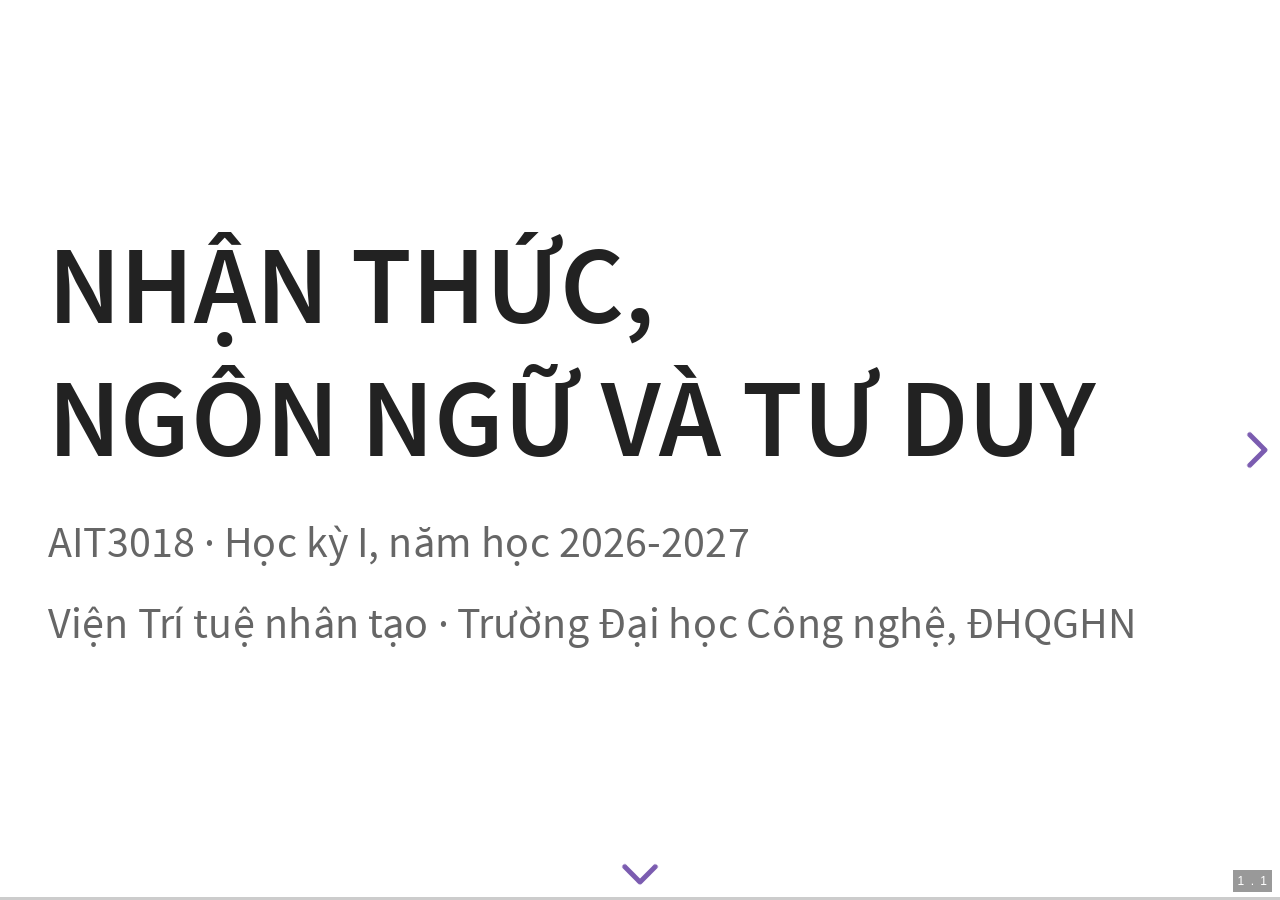
<file: 2627-1/bai-02-giai-phau-than-kinh-chuc-nang.html>
<!DOCTYPE html>

<html lang="vi">

<head>
  <meta charset="utf-8" />
  <meta content="width=device-width, initial-scale=1" name="viewport" />
  <meta content="noindex,nofollow" name="robots" />
  <title>NTNNTD | Bài 2: Giải phẫu thần kinh chức năng</title>
  <link href="revealjs/dist/reset.css" rel="stylesheet" />
  <link href="revealjs/dist/reveal.css" rel="stylesheet" />
  <link href="revealjs/dist/theme/white.css" rel="stylesheet" />
  <link href="lecture-style.css" rel="stylesheet" />
  <link href="lecture-02.css" rel="stylesheet" />
  <link href="favicon.svg" rel="icon" type="image/svg+xml" />
</head>

<body>
  <div class="reveal lecture-02">
    <div class="slides">

      <section data-part="Mở bài">
        <section data-origin-slide="1.1" data-slide-id="1.1">
          <h1>Nhận thức,<br />Ngôn ngữ và Tư duy</h1>
          <p class="text-light">AIT3018 · Học kỳ I, năm học 2026-2027</p>
          <p class="text-light">Viện Trí tuệ nhân tạo · Trường Đại học Công nghệ, ĐHQGHN</p>

        </section>

        <section data-origin-slide="1.2" data-slide-id="1.2">
          <h1><span class="text-light">Bài 2</span><br />Giải phẫu<br />thần kinh chức năng</h1>
          <p class="text-light">Não bộ gồm những cấu trúc nào?<br />Nghiên cứu chức năng của chúng bằng cách nào?</p>

        </section>

        <section data-slide-id="1.3" data-origin-slide="searle-motivation">
          <h2>Vì sao đọc Searle sau Buổi 1?</h2>
          <p><strong>Buổi 1 đặt câu hỏi:</strong> máy trả lời đúng có đồng nghĩa với máy hiểu không?</p>
          <div class="key-box">Một chương trình trả lời đúng câu hỏi về một câu chuyện. Điều đó đã đủ để nói chương
            trình
            <strong>hiểu câu chuyện</strong> chưa?
          </div>
          <p><strong>Bài Searle (1980)</strong> đặt vấn đề liệu việc thực hiện đúng chương trình (cho một đầu vào, thực
            thi để tạo ra một đầu ra) đã đủ để có sự hiểu.</p>
          <p>Ta sẽ <strong>xem xét một lập luận và các phản biện</strong>.</p>

        </section>

        <section data-slide-id="1.4" data-origin-slide="searle-recap">
          <h2>Searle đang phản đối điều gì?</h2>
          <p><em>Minds, Brains and Programs</em> (1980)</p>
          <ul>
            <li><strong>Đối tượng phản bác:</strong> chỉ cần chạy đúng chương trình (tạo ra đúng đầu ra với đầu vào
              tương ứng) là đã có sự hiểu (understanding).
            </li>
            <li><strong>Căn phòng tiếng Trung:</strong> người không biết tiếng Trung làm theo một bộ quy tắc vẫn trả lời
              đúng các câu hỏi như
              người biết tiếng Trung.</li>
            <li><strong>Kết luận của Searle:</strong> riêng việc thao tác ký hiệu (symbol manipulation) chưa đủ để tạo
              ra sự hiểu.</li>
          </ul>
          <p class="caption"><a href="https://doi.org/10.1017/S0140525X00005756" target="_blank" rel="noopener">John
              Searle (1980) · Minds, Brains and Programs</a></p>

        </section>

        <section data-slide-id="1.5" data-origin-slide="searle-reading">
          <h2>Phân biệt quan điểm của tác giả và phản biện</h2>
          <p>Trong mục <em>The Systems Reply</em> có đoạn:</p>
          <div class="key-box">Người trong phòng không hiểu tiếng Trung, nhưng <strong>cả hệ thống (người, bộ quy tắc và
              dữ liệu) hiểu tiếng Trung</strong>.</div>
          <p>Ở đây, Searle chỉ đang thuật lại ý kiến phản đối mình. Đoạn tiếp theo mới là lời đáp của ông.</p>

        </section>
        <section data-slide-id="1.6" data-origin-slide="searle-reading-response">
          <h2>Searle đáp lại thế nào?</h2>
          <ol>
            <li>Giả sử người ấy <strong>học thuộc mọi quy tắc và dữ liệu</strong>, rồi làm mọi thao tác trong đầu.</li>
            <li>Searle cho rằng người ấy vẫn không hiểu tiếng Trung, dù đã tự đảm nhiệm toàn bộ hệ thống.</li>
          </ol>
          <div class="key-box"><strong>Chỗ cần xem xét:</strong> “Một người không hiểu” có đủ để kết luận “cả hệ thống
            không hiểu” không?</div>
          <p>Khi đọc bài, có thể ghi lại: <strong>phản biện nói gì → tác giả đáp gì → bạn thấy bước nào chưa thuyết
              phục.</strong></p>

        </section>
        <section data-slide-id="1.7">
          <h2>Căn phòng tiếng Trung</h2>
          <div class="question-box">
            <div class="question-title">Thảo luận</div>
            <div class="question-content">
              <ol>
                <li data-question-id="D01">Bạn có thấy lập luận “căn phòng tiếng Trung” của Searle thuyết phục không? Vì
                  sao?</li>
                <li data-question-id="D02">Liệu máy tính có thể “hiểu” ngôn ngữ theo cách con người hiểu không?</li>
              </ol>
            </div>
          </div>

        </section>

        <section data-slide-id="1.8">
          <h2>Cú pháp và ngữ nghĩa</h2>
          <div class="question-box">
            <div class="question-title">Thảo luận</div>
            <div class="question-content">
              <ol>
                <li data-question-id="D03">Searle cho rằng máy tính chỉ thao tác trên ký hiệu theo quy tắc (cú pháp),
                  chứ không hiểu ý nghĩa của chúng (ngữ nghĩa). Bạn có đồng ý không? Máy tính có thể vượt qua khoảng
                  cách này không?</li>
              </ol>
            </div>
          </div>

        </section>

        <section data-slide-id="1.9">
          <h2>TTNT mạnh và TTNT yếu</h2>
          <div class="question-box">
            <div class="question-title">Thảo luận</div>
            <div class="question-content">
              <ol>
                <li data-question-id="D04">Theo Searle, TTNT mạnh (strong AI) và TTNT yếu (weak AI) khác nhau thế nào?
                  Quan điểm nào có vẻ hợp
                  lý hơn trong bối cảnh hiện nay?</li>
                <li data-question-id="D05">Các hệ thống TTNT như ChatGPT thách thức hay củng cố lập luận của Searle?
                </li>
              </ol>
            </div>
          </div>

        </section>

        <section data-slide-id="1.10">
          <h2>Tính ý hướng của tâm trí</h2>
          <div class="question-box">
            <div class="question-title">Thảo luận</div>
            <div class="question-content">
              <ol>
                <li data-question-id="D06">Searle dùng từ “tính ý hướng” (intentionality) với nghĩa gì?</li>
                <li data-question-id="D07">Hệ thống nhân tạo có thể có tính ý hướng không, hay đặc tính này chỉ có ở hệ
                  thống sinh học?</li>
              </ol>
            </div>
          </div>

        </section>

        <section data-slide-id="1.11">
          <h2>Não như một cỗ máy</h2>
          <div class="question-box">
            <div class="question-title">Thảo luận</div>
            <div class="question-content">
              <ol>
                <li data-question-id="D08">Nếu tâm trí được tạo ra bởi năng lực nhân quả (causal&nbsp;powers) của não,
                  về lý thuyết ta có thể tái tạo năng lực ấy bằng silicon hoặc một chất liệu khác không?</li>
                <li data-question-id="D09">Có nhất thiết phải có ‘phần cứng’ (các nơ-ron sinh học), hay chỉ cần ‘phần
                  mềm’ (chương trình máy tính) là đủ?</li>
              </ol>
            </div>
          </div>

        </section>

        <section data-slide-id="1.12">
          <h2>Các phản biện với Searle</h2>
          <div class="question-box">
            <div class="question-title">Thảo luận</div>
            <div class="question-content">
              <ol>
                <li data-question-id="D10">Với ba phản biện được nêu ở đây: hệ thống, robot và mô phỏng não, bạn
                  thấy phản biện nào mạnh nhất? Vì sao?</li>
                <li data-question-id="D11">Thuyết kết nối (mạng nơ-ron) hoặc TTNT có cơ thể có thể đáp lại lập luận căn
                  phòng tiếng Trung như thế nào?</li>
              </ol>
            </div>
          </div>

        </section>

        <section data-slide-id="1.13">
          <h2>Ý nghĩa đối với TTNT hiện nay</h2>
          <div class="question-box">
            <div class="question-title">Thảo luận</div>
            <div class="question-content">
              <ol>
                <li data-question-id="D12">Các ý tưởng của Searle liên quan thế nào đến những tranh luận hiện nay về đạo
                  đức TTNT và ý thức?</li>
                <li data-question-id="D13">Ta nên coi các hệ thống TTNT tiên tiến là những thực thể có tâm trí, hay luôn
                  chỉ coi chúng là công cụ?</li>
              </ol>
            </div>
          </div>

        </section>

        <section data-slide-id="1.14">
          <h2>Quan điểm của bạn về sự hiểu</h2>
          <div class="question-box">
            <div class="question-title">Thảo luận</div>
            <div class="question-content">
              <ol>
                <li data-question-id="D14">Bạn có tin rằng con người có thể tạo ra ý thức bằng phương tiện nhân tạo
                  không?</li>
                <li data-question-id="D15">Theo bạn, “hiểu” nên được định nghĩa như thế nào?</li>
              </ol>
            </div>
          </div>

        </section>

        <section data-origin-slide="1.9" data-slide-id="1.15">
          <h2>Tổng quan buổi học</h2>
          <ol>
            <li>Hệ thần kinh</li>
            <li>Cấu trúc não người</li>
            <li>Giải phẫu chức năng</li>
            <li>Sự phát triển của não</li>
            <li>Bệnh và tổn thương não</li>
            <li>Phương pháp nghiên cứu</li>
            <li>Não người và não động vật</li>
            <li>Não người và máy tính</li>
          </ol>

        </section>
      </section>

      <section data-part="Hệ thần kinh">
        <section data-origin-slide="2.1" data-slide-id="2.1">
          <h1><span class="text-light">1.</span><br />Hệ thần kinh</h1>
          <p class="text-light">Tín hiệu đi từ cơ thể đến não và ngược lại thế nào?</p>

        </section>

        <section data-origin-slide="2.2" data-slide-id="2.2">
          <h2>Trung ương và ngoại biên</h2>
          <figure class="system-overview"><img src="img/lec02/system-vi.svg"
              alt="Sơ đồ tiếng Việt: trung ương gồm não và tủy sống; ngoại biên gồm các nhánh cảm giác, vận động; vận động tạng chia thành giao cảm và phó giao cảm." />
            <figcaption>Bản thể (somatic) · Tạng (visceral)</figcaption>
          </figure>

        </section>

        <section data-origin-slide="2.3" data-slide-id="2.3">
          <h2>Hướng tâm và ly tâm</h2>
          <div class="original-anatomy">
            <figure class="fig source-anatomy"><img src="img/lec02/afferent-original.png"
                alt="Đường hướng tâm về tủy sống và đường ly tâm tới cơ, tuyến và nội tạng." /></figure>
            <div>
              <p><strong>Hướng tâm (afferent):</strong> từ thụ thể (receptor) về trung ương.</p>
              <p><strong>Ly tâm (efferent):</strong> từ trung ương tới cơ (muscle) hoặc tuyến (gland).</p>
              <p>“Tâm” ở đây là trung ương, không phải trái tim.</p>
            </div>
          </div>

        </section>

        <section data-origin-slide="2.4" data-slide-id="2.4">
          <h2>Cảm giác đi vào, vận động đi ra</h2>
          <div class="original-anatomy">
            <figure class="fig source-anatomy"><img src="img/lec02/somatic-original.png"
                alt="Đường cảm giác và đường điều khiển cơ giữa cánh tay, tủy sống và não." /></figure>
            <div>
              <ol>
                <li>Thụ thể (receptor) ở tay nhận thông tin khi chạm bóng.</li>
                <li>Tín hiệu cảm giác (sensory input) đi về trung ương.</li>
                <li>Tín hiệu vận động (motor output) tới cơ, điều chỉnh lực cầm.</li>
              </ol>
            </div>
          </div>

        </section>

        <section data-origin-slide="selected-ans" data-slide-id="2.5">
          <h2>Giao cảm và phó giao cảm</h2>
          <p>Hai nhánh của hệ thần kinh tự chủ<br /><span style="white-space:nowrap">(autonomic nervous system).</span>
          </p>
          <table class="compact-table" style="width:100%">
            <thead>
              <tr>
                <th>Hoạt động</th>
                <th>Giao cảm<br />(sympathetic)</th>
                <th>Phó giao cảm<br />(parasympathetic)</th>
              </tr>
            </thead>
            <tbody>
              <tr>
                <td>Nhịp tim</td>
                <td>Thường tăng.</td>
                <td>Thường giảm.</td>
              </tr>
              <tr>
                <td>Tiêu hóa</td>
                <td>Thường giảm hoạt động.</td>
                <td>Thường tăng hoạt động.</td>
              </tr>
            </tbody>
          </table>
          <div class="key-box">Cơ thể điều chỉnh hoạt động của nội tạng mà không cần ta ra lệnh có ý thức.</div>

        </section>

        <section data-origin-slide="2.8" data-slide-id="2.6">
          <h2>Cấu trúc một nơ-ron</h2>
          <div class="original-anatomy">
            <figure class="fig source-anatomy"><img
                alt="Hình giải phẫu nơ-ron và synapse gốc, giữ nguyên nhãn tiếng Anh."
                src="img/lec02/neuron-original.png" /></figure>
            <div>
              <p><strong>Sợi nhánh (dendrite):</strong> tiếp nhận tín hiệu.</p>
              <p><strong>Thân tế bào (soma / cell body):</strong> duy trì tế bào và tích hợp tín hiệu đến.</p>
              <p><strong>Sợi trục (axon):</strong> dẫn xung thần kinh (điện thế hoạt động, action potential) tới đầu tận
                cùng.</p>
            </div>
          </div>

        </section>

        <section data-origin-slide="2.9" data-slide-id="2.7">
          <h2>Truyền tín hiệu qua synapse</h2>
          <p><strong>Dọc sợi trục: xung điện. Qua synapse hóa học: chất dẫn truyền.</strong></p>
          <div class="original-anatomy">
            <figure class="fig source-anatomy"><img alt="Hình nơ-ron với vùng phóng đại synapse hóa học."
                src="img/lec02/neuron-original.png" /></figure>
            <div>
              <ol>
                <li>Xung đến đầu tận cùng (axon terminal).</li>
                <li>Chất dẫn truyền (neurotransmitter) đi vào khe synapse.</li>
                <li>Chất dẫn truyền gắn với thụ thể (receptor) ở tế bào nhận.</li>
              </ol>
            </div>
          </div>

        </section>

        <section data-origin-slide="selected-glia" data-slide-id="2.8">
          <h2>Không chỉ có nơ-ron</h2>
          <p><strong>Tế bào đệm (glia)</strong> giúp duy trì hoạt động của hệ thần kinh.</p>
          <ul>
            <li>Một số tạo <strong>bao myelin</strong>, giúp dẫn truyền xung nhanh hơn.</li>
            <li>Điều hòa môi trường quanh nơ-ron và chất dẫn truyền.</li>
            <li>Bảo vệ mô, loại bỏ mảnh vụn tế bào.</li>
          </ul>
          <div class="key-box">Nơ-ron không hoạt động một mình: chúng phụ thuộc vào các tế bào xung quanh.</div>

        </section>
      </section>

      <section data-part="Cấu trúc não người">
        <section data-origin-slide="3.1" data-slide-id="3.1">
          <h1><span class="text-light">2.</span><br />Cấu trúc<br />não người</h1>
          <p class="text-light">Não gồm những phần nào?</p>

        </section>

        <section data-origin-slide="3.2" data-slide-id="3.2">
          <h2>Đại não, tiểu não và thân não</h2>
          <div class="two-col two-col--wide-right">
            <div>
              <figure class="fig neuro-small"><img alt="Não nhìn từ bên: đại não, tiểu não, thân não và tủy sống."
                  src="img/lec02/overview.png" /></figure>
            </div>
            <div>
              <ul>
                <li><strong>Đại não (cerebrum):</strong> tri giác, ngôn ngữ, trí nhớ và hành động.</li>
                <li><strong>Tiểu não (cerebellum):</strong> phối hợp vận động, tư thế và thăng bằng.</li>
                <li><strong>Thân não (brain stem):</strong> dẫn truyền; điều hòa hô hấp và nhịp tim.</li>
              </ul>
            </div>
          </div>
          <p class="caption"><a
              href="https://www.ninds.nih.gov/health-information/public-education/brain-basics/brain-basics-know-your-brain"
              rel="noopener" target="_blank">NINDS · Know Your Brain</a></p>

        </section>

        <section data-origin-slide="3.5" data-slide-id="3.3">
          <h2>Hai bán cầu và thể chai</h2>
          <div class="two-col">
            <figure class="fig"><img alt="Thể chai nối hai bán cầu, nhìn trên mặt cắt giữa."
                src="img/lec02/callosum.png" />
              <figcaption class="caption">Cleveland Clinic</figcaption>
            </figure>
            <div>
              <ul>
                <li>Đại não có hai bán cầu (cerebral hemispheres).</li>
                <li><strong>Thể chai (corpus callosum)</strong> nối hai bên bằng các bó sợi trục.</li>
                <li>Nhiều đường vận động bắt chéo sang phía đối diện của cơ thể.</li>
              </ul>
            </div>
          </div>
          <p>Không chia con người thành kiểu “não trái” và “não phải”.</p>

        </section>
        <section data-origin-slide="lateralization" data-slide-id="3.4">
          <h2>Hai bán cầu: khác biệt và phối hợp</h2>
          <ul>
            <li><strong>Bán cầu trái:</strong> thường ưu thế trong nhiều quá trình ngôn ngữ.</li>
            <li><strong>Bán cầu phải:</strong> nổi bật trong một số quá trình chú ý không gian và ngữ điệu.</li>
            <li><strong>Một nhiệm vụ vẫn cần cả hai bên</strong>, cùng nhiều vùng phối hợp.</li>
          </ul>
          <div class="key-box">Ưu thế theo chức năng (lateralization), không phải hai kiểu người.</div>
          <p class="caption"><a href="https://doi.org/10.1371/journal.pbio.1001767">Corballis (2014) · Left Brain, Right
              Brain: Facts and Fantasies</a></p>

        </section>

        <section data-origin-slide="3.8" data-slide-id="3.5">
          <h2>Chất xám và chất trắng</h2>
          <div class="two-col two-col--wide-right">
            <div>
              <figure class="fig neuro-small"><img alt="Vỏ não, hồi, rãnh và chất trắng nằm dưới vỏ."
                  src="img/lec02/cortex.png" />
                <figcaption class="caption">Cleveland Clinic</figcaption>
              </figure>
            </div>
            <div>
              <ul>
                <li><strong>Chất xám (gray matter):</strong> giàu thân nơ-ron, sợi nhánh và synapse.</li>
                <li><strong>Chất trắng (white matter):</strong> giàu các sợi trục có myelin.</li>
                <li>Vỏ đại não (cerebral cortex) là chất xám. Các nhân chất xám còn nằm sâu bên trong.</li>
              </ul>
            </div>
          </div>
          <p class="caption">Hồi (gyrus): nếp nổi; rãnh (sulcus): phần lõm giữa các hồi.</p>

        </section>

        <section data-origin-slide="3.9" data-slide-id="3.6">
          <h2>Bốn thùy của đại não</h2>
          <div class="two-col">
            <figure class="fig"><img alt="Bốn thùy ở mặt ngoài bán cầu: trán, đỉnh, thái dương và chẩm."
                src="img/lec02/lobes.png" />
              <figcaption class="caption">Phía trán ở bên trái hình.</figcaption>
            </figure>
            <div>
              <table class="compact-table" style="width:100%">
                <thead>
                  <tr>
                    <th>Thùy</th>
                    <th>Vai trò tiêu biểu</th>
                  </tr>
                </thead>
                <tbody>
                  <tr>
                    <td>Trán<br />(frontal lobe)</td>
                    <td>Vận động chủ ý, lập kế hoạch, suy luận và nhân cách và kiểm soát hành vi.</td>
                  </tr>
                  <tr>
                    <td>Đỉnh<br />(parietal lobe)</td>
                    <td>Tích hợp cảm giác bản thể (somatosensory: chạm, sức ép) và thông tin không gian.</td>
                  </tr>
                  <tr>
                    <td>Thái dương<br />(temporal lobe)</td>
                    <td>Thính giác, ngôn ngữ và trí nhớ.</td>
                  </tr>
                  <tr>
                    <td>Chẩm<br />(occipital lobe)</td>
                    <td>Xử lý thị giác.</td>
                  </tr>
                </tbody>
              </table>
            </div>
          </div>
          <p>Một chức năng thường cần nhiều vùng phối hợp.</p>
          <p class="caption">Vỏ đảo (insula) nằm khuất trong rãnh bên (lateral sulcus), không thấy ở mặt ngoài này.</p>

        </section>
        <section data-slide-id="3.7" data-origin-slide="einstein-measurements">
          <h2>Não Einstein qua các số đo</h2>
          <p>Witelson và cộng sự (1999): so với <strong>35 nam giới</strong>.</p>
          <table class="compact-table" style="width:100%">
            <thead>
              <tr>
                <th>Chỉ số</th>
                <th>Einstein</th>
                <th>Nhóm đối chứng<br />(trung bình ± độ lệch chuẩn)</th>
              </tr>
            </thead>
            <tbody>
              <tr>
                <td>Tuổi khi qua đời</td>
                <td><strong>76 tuổi</strong></td>
                <td>57 ± 11 tuổi</td>
              </tr>
              <tr>
                <td>Khối lượng não tươi</td>
                <td><strong>1.230 g</strong></td>
                <td>1.400 ± 118 g</td>
              </tr>
              <tr>
                <td>Chiều rộng tối đa<br />mỗi bán cầu</td>
                <td><strong>7,5 cm</strong></td>
                <td>6,5 ± 0,5 cm</td>
              </tr>
            </tbody>
          </table>
          <p><strong>Rộng hơn khoảng 15%</strong> ở phép đo này,<br />không phải toàn bộ não lớn hơn 15%.</p>
          <p class="caption"><a href="https://columbia.edu/cu/psychology/courses/1010/mangels/Einstein.pdf"
              target="_blank" rel="noopener">Witelson và cộng sự (1999) · Bảng số đo, tr. 2152</a></p>

        </section>
        <section data-slide-id="3.8" data-origin-slide="einstein-case">
          <h2>Não Einstein có gì khác?</h2>
          <figure class="fig diagram" style="margin:10px 0"><img src="img/lec02/einstein-falk-fig2.png"
              alt="Ảnh và sơ đồ hai bán cầu não Einstein; sơ đồ R đánh số bốn hồi ở vùng trán phải."
              style="height:340px;margin:0;width:auto;max-width:100%;object-fit:contain" /></figure>
          <p style="font-size:0.72em;line-height:1.3;margin:10px 0"><strong>4 hồi ở vùng trán phải</strong>, thay vì 3
            hồi thường gặp.<br />Nghiên cứu dùng 14 ảnh, đối chiếu mô tả của 85 bộ não.</p>
          <p style="font-size:0.72em;line-height:1.3;margin:10px 0"><strong>Khác biệt này đã đủ để giải thích tài năng
              của Einstein chưa?</strong></p>
          <p class="caption"><a href="https://doi.org/10.1093/brain/aws295" target="_blank" rel="noopener">Falk và cộng
              sự (2013), Hình 2 · Ảnh: NMHM</a></p>

        </section>
      </section>

      <section data-part="Giải phẫu chức năng">
        <section data-origin-slide="4.1" data-slide-id="4.1">
          <h1><span class="text-light">3.</span><br />Giải phẫu<br />chức năng</h1>
          <p class="text-light">Các vùng não phối hợp với nhau thế nào?</p>

        </section>

        <section data-origin-slide="4.2" data-slide-id="4.2">
          <h2>Các cấu trúc sâu trong não</h2>
          <div class="two-col">
            <figure class="fig"><img alt="Sơ đồ các cấu trúc sâu, có hồi hải mã, hạch hạnh nhân và vùng dưới đồi."
                src="img/lec02/deep-brain.png" />
              <figcaption class="caption">Hệ viền (limbic system) · OpenStax, CC BY 3.0</figcaption>
            </figure>
            <div>
              <ul>
                <li><strong>Hồi hải mã (hippocampus):</strong> củng cố trí nhớ (memory consolidation), định hướng không
                  gian.</li>
                <li><strong>Hạch hạnh nhân (amygdala):</strong> học cảm xúc, gồm phản ứng sợ hãi.</li>
                <li><strong>Vùng dưới đồi (hypothalamus):</strong> điều hòa đói, khát, thân nhiệt, hormone.</li>
              </ul>
            </div>
          </div>

        </section>

        <section data-origin-slide="quiz-thalamus-basal-ganglia" data-slide-id="4.3">
          <h2>Đồi thị và hạch nền</h2>
          <table class="compact-table" style="width:100%">
            <thead>
              <tr>
                <th>Cấu trúc</th>
                <th>Vai trò tiêu biểu</th>
              </tr>
            </thead>
            <tbody>
              <tr>
                <td><strong>Đồi thị</strong><br />(thalamus)</td>
                <td>Trung chuyển và điều chỉnh nhiều tín hiệu cảm giác tới vỏ não.</td>
              </tr>
              <tr>
                <td><strong>Hồi đai</strong><br />(cingulate gyrus)</td>
                <td>Chất xám vỏ não; phối hợp cảm xúc, chú ý và hành vi.</td>
              </tr>
              <tr>
                <td><strong>Hạch nền</strong><br />(basal ganglia)</td>
                <td>Điều hòa vận động, học vận động và học từ phần thưởng.</td>
              </tr>
            </tbody>
          </table>
          <div class="key-box">Đồi thị khác vùng dưới đồi: một bên nổi bật về trung chuyển cảm giác, một bên về điều hòa
            nội môi (homeostasis).</div>

        </section>

        <section data-origin-slide="4.5" data-slide-id="4.4">
          <h2>Broca và Wernicke</h2>
          <table class="compact-table" style="width:100%">
            <thead>
              <tr>
                <th>Mô hình kinh điển</th>
                <th>Liên hệ thường được giới thiệu</th>
              </tr>
            </thead>
            <tbody>
              <tr>
                <td>Broca: vùng trán dưới, thường bên trái.</td>
                <td>Tạo lời nói (speech production).</td>
              </tr>
              <tr>
                <td>Wernicke: vùng thái dương sau, thường bên trái.</td>
                <td>Hiểu ngôn ngữ (language comprehension).</td>
              </tr>
            </tbody>
          </table>
          <p>Cách nhìn này bắt nguồn từ quan sát người bị tổn thương não.</p>
          <div class="key-box">Ngôn ngữ cần nhiều vùng não phối hợp, không chỉ hai vùng Broca và Wernicke.</div>
          <p class="caption"><a href="https://doi.org/10.1016/j.bandl.2016.08.004" rel="noopener"
              target="_blank">Tremblay và Dick (2016) · Giới hạn của mô hình kinh điển</a></p>

        </section>
        <section data-origin-slide="wg-history" data-slide-id="4.5">
          <h2>Mô hình Wernicke-Geschwind</h2>
          <figure class="fig diagram"><img src="img/lec02/language-history.png"
              alt="Sơ đồ của Wernicke và Geschwind về các vùng não và đường nối tham gia xử lý ngôn ngữ." /></figure>
          <p class="caption">Mô hình mô tả cách tín hiệu truyền giữa các vùng não khi nghe, đọc và nói.</p>

        </section>

        <section data-origin-slide="wg-paths" data-slide-id="4.6">
          <h2>Đọc các nhãn và đường đi</h2>
          <table class="compact-table" style="width:100%">
            <thead>
              <tr>
                <th>Nhãn tiếng Anh</th>
                <th>Tiếng Việt</th>
              </tr>
            </thead>
            <tbody>
              <tr>
                <td>Primary auditory / visual / motor cortex</td>
                <td>Vỏ thính giác / thị giác / vận động sơ cấp</td>
              </tr>
              <tr>
                <td>Broca’s / Wernicke’s area</td>
                <td>Vùng Broca / vùng Wernicke</td>
              </tr>
              <tr>
                <td>Angular gyrus</td>
                <td>Hồi góc</td>
              </tr>
              <tr>
                <td>Arcuate fasciculus</td>
                <td>Bó cung</td>
              </tr>
            </tbody>
          </table>
          <p class="caption"><strong>Nghe rồi nhắc lại:</strong> thính giác → Wernicke → bó cung → Broca → vận
            động.<br /><strong>Đọc thành tiếng:</strong> thị giác → hồi góc → Wernicke → bó cung → Broca → vận động.</p>

        </section>

        <section data-origin-slide="4.8" data-slide-id="4.7">
          <h2>Hai luồng xử lý lời nói</h2>
          <figure class="fig diagram"><img
              alt="Phân tích lời nói kết nối với luồng bụng hướng tới nghĩa và luồng lưng liên hệ âm thanh với cử động phát âm."
              src="img/lec02/language-streams.svg" /></figure>
          <p class="caption"><a href="https://doi.org/10.1038/nrn2113" rel="noopener" target="_blank">Hickok và Poeppel
              (2007) · The cortical organization of speech processing</a></p>

        </section>

        <section data-origin-slide="4.10" data-slide-id="4.8">
          <h2>Nghe, đọc, nói và viết</h2>
          <figure class="fig diagram"><img
              alt="Từ nghe và từ viết được phân tích qua các đường khác nhau, liên hệ với nghĩa rồi với phát âm hoặc chữ viết."
              src="img/lec02/word-processing.svg" /></figure>
          <div class="key-box">Đây là sơ đồ các bước xử lý, không phải bản đồ vị trí của các vùng não.</div>

        </section>
      </section>

      <section data-part="Sự phát triển của não">
        <section data-origin-slide="5.1" data-slide-id="5.1">
          <h1><span class="text-light">4.</span><br />Sự phát triển<br />của não</h1>
          <p class="text-light">Não thay đổi thế nào trong suốt cuộc đời?</p>

        </section>

        <section data-origin-slide="early-development" data-slide-id="5.2">
          <h2>Não thay đổi nhanh sau khi sinh</h2>
          <figure style="margin:18px 0"><img alt="Ảnh MRI cấu trúc ở ba mốc: 2 tuần, 1 tuổi và 2 tuổi."
              src="img/lec02/early-mri.png" style="width:100%;height:auto;max-height:340px;object-fit:contain" />
          </figure>

          <p>Không chỉ lớn lên: độ tương phản giữa chất xám và chất trắng cũng thay đổi.</p>
          <p class="caption"><a href="https://www.nature.com/articles/nrn.2018.1" rel="noopener" target="_blank">Gilmore
              và cộng sự (2018) · Phát triển não đầu đời</a></p>

        </section>

        <section data-origin-slide="5.5" data-slide-id="5.3">
          <h2>Tạo và cắt tỉa kết nối</h2>
          <figure class="fig diagram"><img
              alt="Sơ đồ định tính minh họa quá trình tăng và giảm kết nối ở những nhịp khác nhau, không phải số liệu đo."
              src="img/lec02/synapse-development.svg" /></figure>
          <div class="key-box">Không phải cứ có nhiều synapse hơn là não hoạt động tốt hơn.</div>

        </section>

        <section data-slide-id="5.4" data-origin-slide="myelin-development">
          <h2>Kết nối thay đổi, đường truyền cũng vậy</h2>
          <table class="compact-table" style="width:100%">
            <thead>
              <tr>
                <th>Quá trình</th>
                <th>Điều thay đổi</th>
              </tr>
            </thead>
            <tbody>
              <tr>
                <td>Tạo và cắt tỉa synapse</td>
                <td>Các điểm liên lạc giữa tế bào.</td>
              </tr>
              <tr>
                <td>Myelin hóa (myelination)</td>
                <td>Bao myelin quanh sợi trục, hỗ trợ dẫn truyền nhanh.</td>
              </tr>
            </tbody>
          </table>
          <div class="key-box">Các vùng và đường nối phát triển theo những nhịp khác nhau.</div>
          <p class="caption"><a href="https://www.nature.com/articles/nrn.2018.1" target="_blank" rel="noopener">Gilmore
              và cộng sự (2018) · Phát triển não đầu đời</a></p>

        </section>

        <section data-origin-slide="5.8" data-slide-id="5.5">
          <h2>Lão hóa không đồng nghĩa Alzheimer</h2>
          <ul>
            <li>Não tiếp tục thay đổi trong suốt cuộc đời.</li>
            <li>Các quá trình không cùng đạt một mốc “trưởng thành hoàn toàn”.</li>
            <li>Alzheimer là bệnh, không phải kết cục bắt buộc của tuổi già.</li>
          </ul>
          <p class="caption"><a href="https://www.nia.nih.gov/health/alzheimers-and-dementia/what-alzheimers-disease"
              rel="noopener" target="_blank">NIA · Alzheimer và lão hóa</a></p>

        </section>
      </section>

      <section data-part="Bệnh và tổn thương não">
        <section data-origin-slide="6.1" data-slide-id="6.1">
          <h1><span class="text-light">5.</span><br />Bệnh và<br />tổn thương não</h1>
          <p class="text-light">Tổn thương não ảnh hưởng đến những khả năng nào?</p>

        </section>

        <section data-origin-slide="disease-overview" data-slide-id="6.2">
          <h2>Bệnh và tổn thương: nhiều dạng khác nhau</h2>
          <table class="compact-table" style="width:100%">
            <thead>
              <tr>
                <th>Ví dụ</th>
                <th>Điểm khác nhau</th>
              </tr>
            </thead>
            <tbody>
              <tr>
                <td>Viêm màng não (meningitis)</td>
                <td>Viêm các màng bao quanh não và tủy sống.</td>
              </tr>
              <tr>
                <td>Động kinh (epilepsy)</td>
                <td>Khuynh hướng xuất hiện các cơn động kinh.</td>
              </tr>
              <tr>
                <td>Đột quỵ (stroke)</td>
                <td>Tắc mạch hoặc chảy máu gây tổn thương.</td>
              </tr>
              <tr>
                <td>Chấn thương não (traumatic brain injury, TBI)</td>
                <td>Tổn thương do lực tác động từ bên ngoài.</td>
              </tr>
              <tr>
                <td>U não (brain tumour)</td>
                <td>Tế bào tăng sinh bất thường tạo khối u.</td>
              </tr>
            </tbody>
          </table>
          <p>Ta chọn đột quỵ và mất ngôn ngữ để xem sâu mối liên hệ giữa tổn thương và chức năng.</p>

        </section>
        <section data-origin-slide="disease-regions" data-slide-id="6.3">
          <h2>Bệnh, vùng não và biểu hiện</h2>
          <table class="compact-table" style="width:100%">
            <thead>
              <tr>
                <th>Ví dụ</th>
                <th>Vùng hoặc hệ liên quan</th>
                <th>Biểu hiện có thể gặp</th>
              </tr>
            </thead>
            <tbody>
              <tr>
                <td>Đột quỵ MCA trái</td>
                <td>Mạng ngôn ngữ bán cầu trái</td>
                <td>Mất ngôn ngữ</td>
              </tr>
              <tr>
                <td>Alzheimer</td>
                <td>Thái dương trong, hồi hải mã</td>
                <td>Khó nhớ sự kiện mới; về sau có thể khó ngôn ngữ</td>
              </tr>
              <tr>
                <td>Parkinson</td>
                <td>Chất đen (substantia nigra), hệ hạch nền</td>
                <td>Rối loạn vận động; có thể khó nói và suy giảm điều hành</td>
              </tr>
            </tbody>
          </table>

        </section>

        <section data-origin-slide="6.4" data-slide-id="6.4">
          <h2>Đột quỵ: tắc mạch hoặc chảy máu</h2>
          <div class="two-col">
            <div>
              <div class="key-box"><strong>Thiếu máu não (ischemic)</strong><br />Mạch bị tắc, vùng mô phía sau chỗ tắc
                thiếu máu.
              </div>
            </div>
            <div>
              <div class="key-box"><strong>Xuất huyết não (hemorrhagic)</strong><br />Mạch vỡ hoặc rò, máu thoát ra gây
                tổn thương.
              </div>
            </div>
          </div>
          <p>Hậu quả phụ thuộc vị trí, mức độ tổn thương và thời điểm được xử trí.</p>
          <p class="caption"><a href="https://www.ninds.nih.gov/health-information/stroke/stroke-overview"
              rel="noopener" target="_blank">NINDS · Stroke Overview</a></p>

        </section>

        <section data-origin-slide="tan-case" data-slide-id="6.5">
          <h2>Từ ca bệnh đến câu hỏi về ngôn ngữ</h2>
          <div style="display:grid;grid-template-columns:1.1fr 1fr;gap:25px;align-items:center">
            <figure style="margin:0"><img alt="Não của bệnh nhân được gọi là Tan, hình trong PDF."
                src="img/lec02/tan.png" style="width:100%;height:320px;object-fit:contain" />
              <figcaption class="caption">Não của bệnh nhân “Tan”</figcaption>
            </figure>
            <div>
              <p><strong>Broca, 1861:</strong> bệnh nhân được gọi là “Tan” vì lời nói bị hạn chế nghiêm trọng, gần như
                chỉ phát ra được âm tiết “tan”.</p>
              <p>Khám não sau khi mất cho thấy tổn thương ở vùng trán trái.</p>
            </div>
          </div>
          <div class="key-box">Khó nói ra chưa đồng nghĩa mất mọi khả năng hiểu và suy nghĩ.</div>

        </section>

        <section data-origin-slide="6.10" data-slide-id="6.6">
          <h2>Mất ngôn ngữ là gì?</h2>
          <p><strong>Mất ngôn ngữ</strong> (<em>aphasia</em>): suy giảm khả năng dùng hoặc hiểu ngôn ngữ do tổn thương
            não.</p>
          <table class="compact-table" style="width:100%">
            <thead>
              <tr>
                <th>Có thể gặp khó khăn khi</th>
                <th>Ví dụ</th>
              </tr>
            </thead>
            <tbody>
              <tr>
                <td>Nói và tìm từ</td>
                <td>Biết điều muốn nói nhưng khó gọi đúng tên.</td>
              </tr>
              <tr>
                <td>Hiểu lời hoặc chữ</td>
                <td>Nghe được âm nhưng khó hiểu câu.</td>
              </tr>
              <tr>
                <td>Đọc và viết</td>
                <td>Khó hiểu văn bản hoặc diễn đạt bằng chữ.</td>
              </tr>
            </tbody>
          </table>
          <p class="caption"><a href="https://www.nidcd.nih.gov/health/aphasia" rel="noopener" target="_blank">NIDCD ·
              Aphasia</a></p>

        </section>
        <section data-origin-slide="aphasia-types" data-slide-id="6.7">
          <h2>Ba dạng mất ngôn ngữ</h2>
          <table class="compact-table" style="width:100%">
            <thead>
              <tr>
                <th>Dạng</th>
                <th>Biểu hiện điển hình</th>
              </tr>
            </thead>
            <tbody>
              <tr>
                <td>Broca</td>
                <td>Nói gắng sức, ít trôi chảy; hiểu thường tốt hơn khả năng nói.</td>
              </tr>
              <tr>
                <td>Wernicke</td>
                <td>Nói trôi chảy nhưng nội dung khó hiểu; hiểu lời nói bị ảnh hưởng.</td>
              </tr>
              <tr>
                <td>Dẫn truyền (conduction)</td>
                <td>Nhắc lại khó hơn rõ rệt so với nói tự phát và hiểu.</td>
              </tr>
            </tbody>
          </table>
          <p class="caption">Các kiểu biểu hiện giúp phân tích chức năng; không đủ để tự xác định một vị trí tổn thương.
          </p>

        </section>

        <section data-origin-slide="6.18" data-slide-id="6.8">
          <h2>Khó gọi tên hay mất kiến thức về vật?</h2>
          <table class="compact-table" style="width:100%">
            <thead>
              <tr>
                <th>Tình huống minh họa</th>
                <th>Cần phân biệt</th>
              </tr>
            </thead>
            <tbody>
              <tr>
                <td>Nhìn chiếc kéo, biết dùng để cắt nhưng không tìm được từ “kéo”.</td>
                <td>Khó truy xuất tên gọi.</td>
              </tr>
              <tr>
                <td>Không chỉ khó gọi tên mà còn khó nhận biết công dụng của chiếc kéo.</td>
                <td>Có thể suy giảm kiến thức ngữ nghĩa về đồ vật.</td>
              </tr>
            </tbody>
          </table>
          <div class="key-box">Cần kiểm tra bằng nhiều nhiệm vụ, không kết luận chỉ từ một câu trả lời.</div>

        </section>

        <section data-origin-slide="6.19" data-slide-id="6.9">
          <h2>Tính mềm dẻo thần kinh</h2>
          <p class="caption">Neuroplasticity</p>
          <div class="two-col">
            <div>
              <div class="key-box"><strong>Mềm dẻo cấu trúc</strong><br /><em>Structural neuroplasticity</em><br />Thay
                đổi cấu trúc vật lý theo học tập và trải nghiệm.</div>
            </div>
            <div>
              <div class="key-box"><strong>Mềm dẻo chức năng</strong><br /><em>Functional neuroplasticity</em><br />Tái
                tổ chức kết nối và hoạt động mạng, hỗ trợ phục hồi sau tổn thương.</div>
            </div>
          </div>
          <p>Phục hồi không đồng nghĩa sinh thêm nơ-ron hoặc trở lại hoàn toàn như trước.</p>

        </section>
      </section>

      <section data-part="Phương pháp nghiên cứu">
        <section data-origin-slide="7.1" data-slide-id="7.1">
          <h1><span class="text-light">6.</span><br />Phương pháp<br />nghiên cứu</h1>
          <p class="text-light">Làm sao biết não hoạt động thế nào?</p>

        </section>

        <section data-origin-slide="histology" data-slide-id="7.2">
          <h2>Nhìn mô não dưới kính hiển vi</h2>
          <div style="display:grid;grid-template-columns:1fr 1fr;gap:30px;align-items:center">
            <figure style="margin:0"><img alt="So sánh nhuộm Nissl và nhuộm Golgi từ hình gốc."
                src="img/lec02/stains.png" style="width:100%;height:360px;object-fit:contain" /></figure>
            <div>
              <p><strong>Mô học (histology):</strong> nghiên cứu cấu trúc mô ở mức vi thể.</p>
              <p><strong>Nhuộm Nissl (Nissl stain):</strong> làm rõ thân tế bào.</p>
              <p><strong>Nhuộm Golgi (Golgi stain):</strong> làm hiện hình dạng và các nhánh của một số nơ-ron.</p>
            </div>
          </div>
          <p>Quan sát mô giúp trả lời những câu hỏi mà ảnh toàn bộ não không cho thấy.</p>

        </section>

        <section data-origin-slide="7.4" data-slide-id="7.3">
          <h2>MRI và CT: quan sát cấu trúc</h2>
          <div style="display:grid;grid-template-columns:1fr 1fr;gap:25px">
            <div>
              <h3>MRI cấu trúc</h3><img alt="Ảnh MRI cấu trúc đầu đời đã xem ở mục phát triển."
                src="img/lec02/early-mri.png" style="width:100%;height:230px;object-fit:contain" />
              <p>Từ trường và sóng vô tuyến; phân biệt mô mềm.</p>
            </div>
            <div>
              <h3>CT</h3><img alt="Các ví dụ CT trong PDF: xuất huyết, thiếu máu não và ảnh bình thường."
                src="img/lec02/ct.png" style="width:100%;height:230px;object-fit:contain" />
              <p>Tia X từ nhiều góc; dựng các lát cắt.</p>
            </div>
          </div>
          <div class="caption">Độ sáng trên ảnh cấu trúc không biểu thị mức độ hoạt động của não.</div>

        </section>

        <section data-origin-slide="7.6" data-slide-id="7.4">
          <h2>fMRI: đo thay đổi liên quan đến máu</h2>
          <ol>
            <li>Người tham gia làm nhiệm vụ trong máy MRI.</li>
            <li>Thu tín hiệu <strong>BOLD</strong>, nhạy với thay đổi oxy hóa máu.</li>
            <li>So sánh tín hiệu giữa các điều kiện hoặc thời điểm.</li>
          </ol>
          <p>Đáp ứng của máu diễn ra chậm hơn hoạt động điện của nơ-ron.</p>
          <p class="caption"><a
              href="https://www.nibib.nih.gov/science-education/science-topics/magnetic-resonance-imaging-mri"
              rel="noopener" target="_blank">NIBIB · MRI và fMRI</a></p>
          <p><strong>PET (positron emission tomography):</strong> dùng chất đánh dấu phóng xạ để khảo sát chuyển hóa
            hoặc quá trình phân tử.</p>

        </section>

        <section data-origin-slide="7.8" data-slide-id="7.5">
          <h2>Ví dụ fMRI: so sánh hai nhiệm vụ</h2>
          <div class="two-col">
            <div>
              <div class="key-box"><strong>Điều kiện A</strong><br />Nhìn một từ và bấm nút nếu đó là tên con vật.</div>
            </div>
            <div>
              <div class="key-box"><strong>Điều kiện B</strong><br />Nhìn một từ và bấm nút nếu chữ được viết hoa.</div>
            </div>
          </div>
          <p>Cùng nhìn từ và bấm nút; khác yêu cầu xử lý nghĩa.</p>
          <div class="key-box">Chênh lệch tín hiệu gợi ý vùng liên quan đến khác biệt giữa hai nhiệm vụ.</div>

        </section>

        <section data-origin-slide="7.10" data-slide-id="7.6">
          <h2>EEG và MEG: theo dõi thời gian</h2>
          <div class="two-col">
            <div>
              <figure class="fig neuro-small"><img alt="Điện cực EEG ghi tín hiệu điện trên da đầu."
                  src="img/lec02/eeg.png" />
                <figcaption class="caption">Điện não đồ (electroencephalography, EEG).</figcaption>
              </figure>
            </div>
            <div>
              <figure class="fig neuro-small"><img alt="Hệ thống MEG với các cảm biến bao quanh đầu."
                  src="img/lec02/meg.png" />
                <figcaption class="caption">Từ não đồ (magnetoencephalography, MEG).</figcaption>
              </figure>
            </div>
          </div>
          <p>EEG ghi điện thế trên da đầu; MEG ghi từ trường quanh đầu. Cả hai theo dõi biến đổi nhanh.</p>

        </section>

        <section data-origin-slide="selected-lesions" data-slide-id="7.7">
          <h2>Tổn thương cho biết điều gì?</h2>
          <p><strong>Nghiên cứu tổn thương (lesion studies):</strong> xem chức năng nào thay đổi khi một phần não bị tổn
            thương.</p>
          <div class="key-box">Ví dụ: một người khó nói sau tổn thương não, nhưng vẫn hiểu nhiều câu và biết dùng đồ
            vật.</div>
          <ul>
            <li>Đối chiếu vị trí tổn thương với các khả năng bị ảnh hưởng và còn giữ được.</li>
            <li>Xem xét cả vùng tổn thương lẫn những đường nối liên quan.</li>
          </ul>

        </section>

        <section data-origin-slide="7.15" data-slide-id="7.8">
          <h2>TMS: kích thích từ ngoài đầu</h2>
          <p class="caption">Transcranial magnetic stimulation</p>
          <div class="two-col two-col--wide-right">
            <div>
              <figure class="fig neuro-small"><img alt="Cuộn dây TMS đặt ngoài đầu, gần vùng vỏ não được nhắm đến."
                  src="img/lec02/tms.png" /></figure>
            </div>
            <div>
              <ol>
                <li>Cuộn dây (coil) tạo từ trường (magnetic field) biến đổi.</li>
                <li>Từ trường gây điện trường (electric field) trong mô bên dưới.</li>
                <li>So sánh đáp ứng khi có và không có kích thích.</li>
              </ol>
            </div>
          </div>
          <p class="caption"><a
              href="https://www.nimh.nih.gov/health/topics/brain-stimulation-therapies/brain-stimulation-therapies"
              rel="noopener" target="_blank">NIMH · TMS và DBS</a></p>
          <p class="caption"><strong>DBS (deep brain stimulation):</strong> điện cực cấy trong não.</p>

        </section>

        <section data-origin-slide="selected-molecular" data-slide-id="7.9">
          <h2>Từ gene đến mạch thần kinh</h2>
          <table class="compact-table" style="width:100%">
            <thead>
              <tr>
                <th>Công cụ</th>
                <th>Giúp tìm hiểu điều gì?</th>
              </tr>
            </thead>
            <tbody>
              <tr>
                <td>Bất hoạt gene<br />(gene knockout)</td>
                <td>Điều gì thay đổi khi gene không còn hoạt động?</td>
              </tr>
              <tr>
                <td>Đánh dấu đường nối<br />(circuit tracing)</td>
                <td>Những tế bào hoặc vùng nào kết nối với nhau?</td>
              </tr>
              <tr>
                <td>Bản đồ não<br />(brain atlas)</td>
                <td>Dữ liệu nằm ở đâu trong một hệ tham chiếu chung?</td>
              </tr>
            </tbody>
          </table>
          <p>Các mô hình động vật giúp nghiên cứu những cơ chế khó khảo sát trực tiếp ở người.</p>
          <p class="caption"><strong>Chọn từ câu hỏi:</strong> cấu trúc → mô học/MRI/CT; thời gian → EEG/MEG; tác động →
            can thiệp và đối chứng.</p>

        </section>
      </section>

      <section data-part="Não người và não động vật">
        <section data-origin-slide="8.1" data-slide-id="8.1">
          <h1><span class="text-light">7.</span><br />Não người và<br />não động vật</h1>
          <p class="text-light">Não người và não động vật giống và khác nhau ở đâu?</p>

        </section>

        <section data-slide-id="8.2" data-origin-slide="species-size">
          <h2>Não lớn hơn là thông minh hơn?</h2>
          <ul>
            <li>Não người lớn hơn não tinh tinh, nhưng não voi còn lớn hơn não người.</li>
            <li>Kích thước não còn liên quan đến kích thước cơ thể.</li>
            <li>Muốn giải thích năng lực nhận thức, cần xét thêm tế bào và cách kết nối.</li>
          </ul>
          <div class="key-box">Không thể dùng riêng khối lượng não để xếp hạng trí thông minh.</div>
          <p class="caption"><a href="https://www.nature.com/immersive/d41586-024-03425-y/index.html" target="_blank"
              rel="noopener">Nature (2024) · What’s so special about the human brain?</a></p>

        </section>

        <section data-slide-id="8.3" data-origin-slide="species-cells">
          <h2>So sánh cách tổ chức tế bào</h2>
          <p><strong>Fang và cộng sự (2022):</strong> so sánh tổ chức tế bào ở các vùng vỏ não người và chuột.</p>
          <table class="compact-table" style="width:100%">
            <thead>
              <tr>
                <th>Điểm giống</th>
                <th>Điểm khác</th>
              </tr>
            </thead>
            <tbody>
              <tr>
                <td>Cách phân bố tế bào theo lớp có nét tương đồng.</td>
                <td>Tỷ lệ các nhóm tế bào và cách chúng nằm gần nhau khác nhau.</td>
              </tr>
            </tbody>
          </table>
          <div class="key-box">Có cùng những nhóm tế bào không có nghĩa là có cùng một mạng.</div>
          <p class="caption"><a href="https://doi.org/10.1126/science.abm1741" target="_blank" rel="noopener">Fang và
              cộng sự (2022) · Tổ chức tế bào vỏ não người và chuột</a></p>

        </section>

        <section data-origin-slide="species-tempo" data-slide-id="8.4">
          <h2>So sánh nhịp phát triển</h2>
          <ul>
            <li>Sự trưởng thành của nơ-ron người kéo dài hơn ở nhiều loài khác.</li>
            <li>Không thể coi cùng số tháng tuổi là cùng giai đoạn phát triển.</li>
            <li>Mô hình động vật giúp kiểm tra cơ chế; kết luận về người cần thêm bằng chứng.</li>
          </ul>
          <div class="key-box">
            <p>Một can thiệp giúp chuột học tốt hơn. Cần kiểm tra gì trước khi kỳ vọng tác dụng tương tự ở người?</p>
          </div>
          <p class="caption"><a href="https://www.nature.com/articles/s41586-024-07521-x" rel="noopener"
              target="_blank">Lindhout và cộng sự (2024) · Tiến hóa và nhịp phát triển não</a></p>

        </section>

      </section>

      <section data-part="Não người và máy tính">
        <section data-origin-slide="9.1" data-slide-id="9.1">
          <h1><span class="text-light">8.</span><br />Não người và<br />máy tính</h1>
          <p class="text-light">Não và máy tính xử lý thông tin khác nhau thế nào?</p>

        </section>
        <section data-slide-id="9.2">
          <h2>Não và máy tính: cấu trúc</h2>
          <table class="compact-table" style="width:100%">
            <thead>
              <tr>
                <th></th>
                <th>Não người</th>
                <th>Máy tính</th>
              </tr>
            </thead>
            <tbody>
              <tr>
                <td>Thành phần</td>
                <td>≈ 86 tỷ nơ-ron, nối qua synapse.</td>
                <td>Mạch điện tử; chip H100 ≈ 80 tỷ transistor.</td>
              </tr>
              <tr>
                <td>Xử lý</td>
                <td>Nhiều mạng hoạt động song song.</td>
                <td>Xử lý tuần tự và song song.</td>
              </tr>
              <tr>
                <td>Thay đổi</td>
                <td>Kết nối thay đổi qua trải nghiệm.</td>
                <td>Chương trình và cơ chế học thay đổi hành vi.</td>
              </tr>
              <tr>
                <td>Công suất</td>
                <td>Khoảng <strong>20 W</strong>.</td>
                <td>H100 SXM: tối đa <strong>700 W</strong> (TDP).</td>
              </tr>
            </tbody>
          </table>
          <p class="caption"><a href="https://doi.org/10.1002/cne.21974" target="_blank" rel="noopener">Azevedo và cộng
              sự (2009)</a> · <a href="https://nvidianews.nvidia.com/news/nvidia-hopper-in-full-production"
              target="_blank" rel="noopener">NVIDIA H100</a> · <a
              href="https://pmc.ncbi.nlm.nih.gov/articles/PMC8106317/" target="_blank" rel="noopener">Năng lượng của
              não</a> · <a href="https://www.nvidia.com/en-us/data-center/h100/" target="_blank" rel="noopener">Thông số
              H100 SXM</a></p>

        </section>
        <section data-slide-id="9.3">
          <h2>Não và máy tính: chức năng</h2>
          <p>Cả hai đều <strong>xử lý, lưu giữ và truyền thông tin</strong>.</p>
          <table class="compact-table" style="width:100%">
            <thead>
              <tr>
                <th>Khía cạnh</th>
                <th>Não người</th>
                <th>Máy tính</th>
              </tr>
            </thead>
            <tbody>
              <tr>
                <td>Tính toán</td>
                <td>Có giới hạn về tốc độ và độ chính xác.</td>
                <td>Nhanh và chính xác với nhiều phép tính số học.</td>
              </tr>
              <tr>
                <td>Sáng tạo</td>
                <td>Gắn với kiến thức, trải nghiệm và mục đích.</td>
                <td>Có thể tạo văn bản, hình ảnh và giải pháp mới.</td>
              </tr>
              <tr>
                <td>Cảm xúc, sự hiểu</td>
                <td>Gắn với đời sống và trải nghiệm chủ quan.</td>
                <td>Biểu hiện giống người chưa đủ xác nhận trải nghiệm.</td>
              </tr>
            </tbody>
          </table>

        </section>

        <section data-slide-id="9.4">
          <h2>Có thể ví não với máy tính đến đâu?</h2>
          <figure class="fig diagram"><img src="img/lec02/brain-computer-original.png"
              alt="Hình ví các vùng não với CPU, bộ nhớ, ổ đĩa và card đồ họa."
              style="height:365px;width:auto;max-width:100%;object-fit:contain" /></figure>

        </section>
        <section data-origin-slide="9.4" data-slide-id="9.5">
          <h2>Giao diện não-máy</h2>
          <p><strong>Giao diện não-máy</strong> (brain-computer interface, BCI) chuyển tín hiệu thần kinh thành đầu ra
            cho thiết bị.</p>
          <ol>
            <li>Người tham gia gặp khó khăn nặng về lời nói, cố nói các câu.</li>
            <li>Điện cực ghi tín hiệu; mô hình học từ tín hiệu và câu cần nói.</li>
            <li>Với lượt nói mới, hệ thống dự đoán và xuất văn bản.</li>
          </ol>
          <p class="caption"><a href="https://doi.org/10.1038/s41586-023-06377-x" rel="noopener" target="_blank">Willett
              và cộng sự (2023) · A high-performance speech neuroprosthesis</a></p>

        </section>
        <section data-origin-slide="9.6" data-slide-id="9.6">
          <h2>Nhận ra vật và hiểu quan hệ</h2>
          <div class="two-col">
            <figure class="fig"><img
                alt="Ví dụ hệ thống gọi đúng người và thuyền nhưng nói người ở trên thuyền, trong khi họ ở cạnh thuyền."
                src="img/lec02/caption-bot.png" />
              <figcaption class="caption">Máy mô tả: “Một nhóm người đứng trên thuyền.”</figcaption>
            </figure>
            <div>
              <p><strong>Thảo luận:</strong></p>
              <p>Điều gì xảy ra nếu một chức năng của não không hoạt động?</p>
            </div>
          </div>

        </section>
      </section>

      <section data-part="Kết">
        <section data-origin-slide="10.1" data-slide-id="10.1">
          <h2>Tổng kết buổi 2</h2>
          <ul>
            <li>Hệ thần kinh truyền tín hiệu qua các tế bào và đường nối.</li>
            <li>Một chức năng thường cần nhiều vùng phối hợp.</li>
            <li>Phát triển và tổn thương giúp nghiên cứu sự thay đổi của mạng.</li>
            <li>Mỗi phương pháp cho phép một loại kết luận nhất định.</li>
          </ul>

        </section>

        <section data-origin-slide="10.2" data-slide-id="10.2">
          <h2>Kiểm tra lại cách hiểu</h2>
          <div class="question-box">
            <div class="question-title">Câu hỏi</div>
            <div class="question-content">
              <ol>
                <li>Tín hiệu từ da về tủy sống là hướng tâm hay ly tâm?</li>
                <li>Một người biết dùng chiếc kéo nhưng không gọi được tên. Cần kiểm tra thêm điều gì?</li>
                <li>Khi nghiên cứu việc hiểu nghĩa của từ bằng fMRI, vì sao ta so sánh nhiệm vụ “từ này có chỉ con vật
                  không?” với nhiệm vụ “chữ này có viết hoa không?”?</li>
              </ol>
            </div>
          </div>

        </section>
        <section data-origin-slide="end-quiz" data-slide-id="10.3">
          <h2>Quiz cuối buổi 2</h2>
          <ul>
            <li>Mở <strong>Quiz cuối buổi 2</strong> trên Canvas.</li>
            <li><strong>1 câu ghép đôi, 12 cặp</strong> vùng não và chức năng, tổng 12 điểm.</li>
            <li><strong>Chỉ 1 lượt làm:</strong> kiểm tra đủ các cặp trước khi nộp.</li>
          </ul>

        </section>

        <section data-origin-slide="10.3" data-slide-id="10.4">
          <h2>Bài về nhà</h2>
          <ul>
            <li><strong>Đọc lại slide tiếng Anh Buổi 2</strong> để xem các hình và phần chuyên sâu.</li>
            <li><strong>Bài đọc tuần này:</strong> Savage-Rumbaugh và cộng sự (1986), về việc tinh tinh lùn (bonobo) học
              và dùng
              ký hiệu.</li>
            <li>Dùng bản trên Canvas; làm quiz bài đọc 2 trước Buổi 3.</li>
          </ul>
          <div class="key-box">Bonobo học ký hiệu trong hoàn cảnh nào? Bằng chứng nào loại trừ việc chúng chỉ làm theo
            gợi ý?</div>
          <p class="caption"><a href="https://doi.org/10.1037/0096-3445.115.3.211" rel="noopener"
              target="_blank">Spontaneous Symbol Acquisition and Communicative Use<br />by Pygmy Chimpanzees (Pan
              paniscus)</a></p>

        </section>
      </section>
      <div class="footer">NTNNTD (2627-1) · Bài 2: Giải phẫu thần kinh chức năng</div>
    </div>
  </div>
  <script src="revealjs/dist/reveal.js"></script>

  <script>
    Reveal.initialize({ width: 960, height: 700, controlsLayout: "edges", slideNumber: true, hashOneBasedIndex: true, hash: true, plugins: [] });
  </script>
</body>

</html>
</file>
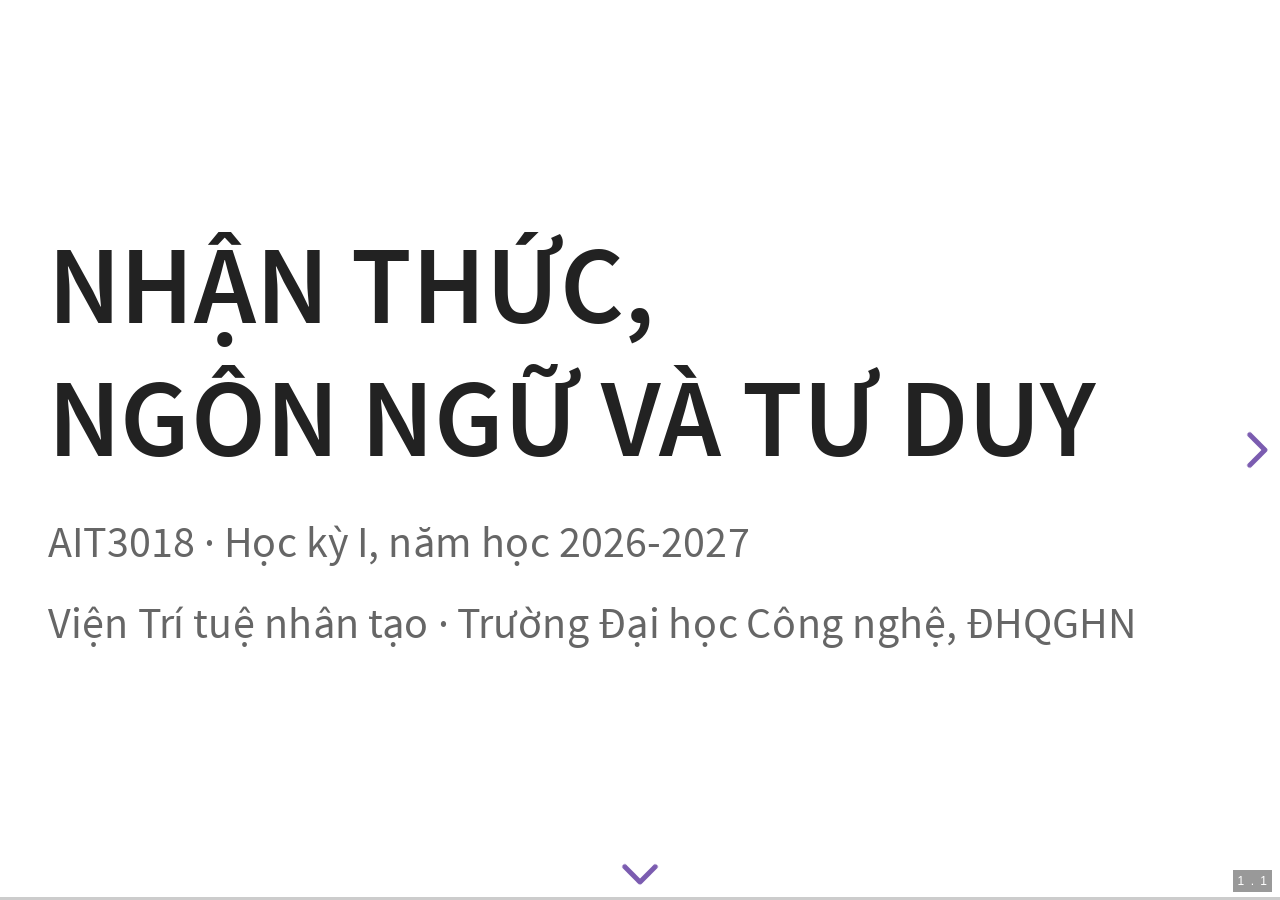
<file: 2627-1/bai-03-triet-hoc-tam-tri.html>
<!DOCTYPE html>
<html lang="vi"><head>
<meta charset="utf-8"><meta name="viewport" content="width=device-width,initial-scale=1">
<meta name="robots" content="noindex,nofollow">
<title>NTNNTD | Bài 3: Triết học tâm trí</title>
<link rel="stylesheet" href="revealjs/dist/reset.css">
<link rel="stylesheet" href="revealjs/dist/reveal.css">
<link rel="stylesheet" href="revealjs/dist/theme/white.css">
<link rel="stylesheet" href="lecture-style.css">
<link rel="stylesheet" href="lecture-03.css">
<link rel="icon" href="favicon.svg">
</head><body><div class="reveal lecture-03"><div class="slides">
<section data-part="Mở bài">
<section data-slide-id="1.1" data-origin-slide="1.1">
<h1>Nhận thức,<br>Ngôn ngữ và Tư duy</h1>
<p class="text-light">AIT3018 · Học kỳ I, năm học 2026-2027</p><p class="text-light">Viện Trí tuệ nhân tạo · Trường Đại học Công nghệ, ĐHQGHN</p>

</section>
<section data-slide-id="1.2" data-origin-slide="1.2">
<h1><span class="text-light">Bài 3</span><br>Triết học tâm trí</h1>
<p class="text-light">Tâm trí là gì?<br>Ta nhận biết tâm trí khác bằng cách nào?</p>

</section>
<section data-slide-id="1.3" data-origin-slide="1.3">
<h2>Kanzi dùng ký hiệu thế nào?</h2>
<p><strong>Kanzi:</strong> một cá thể bonobo (tinh tinh lùn).<br><strong>Lexigram:</strong> ký hiệu chỉ đồ vật, hoạt động hoặc địa điểm.</p>
<div class="flow task-flow"><div><span class="step-number">1</span>Chọn ảnh / ký hiệu<br><strong>một địa điểm</strong></div><div><span class="step-number">2</span>Dẫn người đi cùng<br><strong>đến nơi đã chọn</strong></div><div><span class="step-number">3</span>Đối chiếu<br><strong>lựa chọn với đích đến</strong></div></div>
<p class="result-line"><strong>15/15 lượt đến đúng nơi.</strong> Người đi cùng không biết đường và vị trí thức ăn.</p>
<p class="caption"><a href="https://doi.org/10.1037/0096-3445.115.3.211" target="_blank" rel="noopener">Savage-Rumbaugh và cộng sự (1986)</a></p>

</section>
<section data-slide-id="1.4" data-origin-slide="1.4">
<h2>Học qua quan sát</h2>
<div class="question-box"><div class="question-title">Thảo luận</div><div class="question-content"><ol><li>Kanzi tự học cách dùng lexigram qua quan sát, trong khi tinh tinh thường (common chimpanzee, Pan troglodytes) phải được huấn luyện.</li><li>Điều này gợi ý gì về sự khác biệt giữa các loài về tính linh hoạt trong nhận thức?</li></ol></div></div>

</section>
<section data-slide-id="1.5" data-origin-slide="1.5">
<h2>Ngôn ngữ hay giao tiếp?</h2>
<div class="question-box"><div class="question-title">Thảo luận</div><div class="question-content"><p>Việc vượn người dùng lexigram đã được coi là ngôn ngữ chưa, hay mới là giao tiếp bằng ký hiệu? Vì sao?</p></div></div>

</section>
<section data-slide-id="1.6" data-origin-slide="1.6">
<h2>So sánh với trẻ học nói</h2>
<div class="question-box"><div class="question-title">Thảo luận</div><div class="question-content"><ol><li>So sánh việc Kanzi học và việc trẻ em học ngôn ngữ thì có điểm nào giống nhau?</li><li>Những khác biệt đáng chú ý là gì?</li></ol></div></div>

</section>
<section data-slide-id="1.7" data-origin-slide="1.7">
<h2>Làm đúng yêu cầu<br>có tương đương với hiểu không?</h2>
<div class="question-box"><div class="question-title">Thảo luận</div><div class="question-content"><ol><li>Khi nghe yêu cầu bằng tiếng Anh, Kanzi có thể làm đúng. Điều đó cho thấy Kanzi hiểu tiếng Anh, hay chỉ rất giỏi nhận dạng mẫu?</li><li>Ta phân biệt hai cách giải thích ấy bằng cách nào?</li></ol></div></div>

</section>
<section data-slide-id="1.8" data-origin-slide="1.8">
<h2>Môi trường học có vai trò gì?</h2>
<div class="question-box"><div class="question-title">Thảo luận</div><div class="question-content"><ol><li>Việc Kanzi quan sát tương tác hằng ngày giữa người và vượn người, thay vì chỉ được huấn luyện theo bài, quan trọng ra sao?</li><li>Trẻ em có thể học khác đi nếu lớn lên trong một môi trường khác không?</li></ol></div></div>

</section>
<section data-slide-id="1.9" data-origin-slide="1.9">
<h2>Đạo đức nghiên cứu</h2>
<div class="question-box"><div class="question-title">Thảo luận</div><div class="question-content"><ol><li>Có nên tiếp tục dạy vượn người dùng ký hiệu hoặc các hệ thống giao tiếp gần với con người?</li><li>Những lợi ích và rủi ro về đạo đức là gì?</li></ol></div></div>

</section>
<section data-slide-id="1.10" data-origin-slide="1.10">
<h2>Con người khác ở đâu?</h2>
<div class="question-box"><div class="question-title">Thảo luận</div><div class="question-content"><ol><li>Kết quả ở Kanzi có thách thức quan niệm rằng chỉ con người mới giao tiếp bằng ký hiệu không?</li><li>Hay khác biệt của con người chủ yếu nằm ở mức độ phát triển của ngôn ngữ?</li></ol></div></div>

</section>
<section data-slide-id="1.11" data-origin-slide="1.11">
<h2>Tư duy ngoài ngôn ngữ</h2>
<div class="question-box"><div class="question-title">Thảo luận</div><div class="question-content"><ol><li>Khả năng dùng ký hiệu cho ta biết gì về cách vượn người tư duy?</li><li>Tư duy của chúng khác con người về cách thức, hay chủ yếu về mức độ?</li></ol></div></div>

</section>
<section data-slide-id="1.12" data-origin-slide="1.12">
<h2>Nội dung buổi học</h2>
<ol><li>Các khái niệm về tâm trí</li><li>Những quan niệm về tâm trí</li><li>Tâm trí và cơ thể</li><li>Tâm trí động vật</li><li>Tâm trí và trí tuệ nhân tạo</li></ol>

</section>
</section>
<section data-part="Các khái niệm về tâm trí">
<section data-slide-id="2.1" data-origin-slide="2.1">
<h1><span class="text-light">1.</span><br>Các khái niệm<br>về tâm trí</h1>
<p class="text-light">Từ trải nghiệm hằng ngày đến câu hỏi về tâm trí.</p>

</section>
<section data-slide-id="2.2" data-origin-slide="2.2">
<h2>Não và tâm trí</h2>
<p>Chuông báo thức reo. Bạn tỉnh dậy, nhớ lịch học<br>và với tay tắt chuông.</p>
<table class="compact-table"><thead><tr><th>Não (brain)</th><th>Tâm trí (mind)</th></tr></thead><tbody><tr><td>Cơ quan sinh học gồm các tế bào và mạch thần kinh.</td><td>Các quá trình và trạng thái như nhận biết, ghi nhớ, suy nghĩ, cảm xúc.</td></tr><tr><td>Não xử lý tín hiệu âm thanh và điều khiển động tác tắt chuông.</td><td>Bạn biết đã đến giờ dậy, nhớ lịch học và muốn ngủ thêm.</td></tr></tbody></table>

</section>
<section data-slide-id="2.3" data-origin-slide="2.3">
<h2>Ý thức: biết và trải nghiệm</h2>
<table class="compact-table"><thead><tr><th>Khía cạnh</th><th>Khi nghe chuông báo thức</th></tr></thead><tbody><tr><td>Ý thức tiếp cận<br>(access consciousness)</td><td>Bạn biết đã đến giờ dậy, có thể nói vì sao và quyết định ra khỏi giường.</td></tr><tr><td>Ý thức hiện tượng<br>(phenomenal consciousness)</td><td>Bạn cảm thấy tiếng chuông chói tai và vẫn còn ngái ngủ.</td></tr></tbody></table><p>Nghiên cứu <strong>ý thức (consciousness)</strong> cần giải thích cả cách ta sử dụng thông tin lẫn trải nghiệm chủ quan của ta.</p>

</section>
<section data-slide-id="2.4" data-origin-slide="2.4">
<h2>Nếm chanh: cơ chế và cảm giác</h2>
<p>Bạn cắn một miếng chanh và cảm thấy chua.</p>
<div class="concept-grid">
<div><strong>Cơ chế sinh học</strong><p>Axit kích thích các tế bào vị giác, tạo tín hiệu truyền về não.</p></div>
<div><strong>Trải nghiệm chủ quan</strong><p>Bạn cảm nhận vị chua gắt của miếng chanh.</p></div>
</div>
<p><strong>Qualia</strong> là những đặc tính chủ quan của trải nghiệm,<br>như vị chua bạn cảm nhận khi nếm chanh.</p>
<p>Vì sao quá trình xử lý tín hiệu trong não<br>lại đi kèm với cảm giác chua?</p>
<p class="caption"><a href="https://consc.net/papers/facing.html" target="_blank" rel="noopener">Chalmers (1995) · Facing Up to the Problem of Consciousness</a></p>

</section>
<section data-slide-id="2.5" data-origin-slide="2.5">
<h2>Trạng thái tinh thần và hành động</h2>
<p>Trước khi đi học, bạn thấy trời âm u và quyết định mang ô.</p>
<table class="compact-table"><thead><tr><th>Trạng thái</th><th>Điều bạn nghĩ hoặc cảm thấy</th></tr></thead><tbody><tr><td>Niềm tin (belief)</td><td>“Lát nữa trời sẽ mưa.”</td></tr><tr><td>Mong muốn (desire)</td><td>“Mình muốn về nhà mà không bị ướt.”</td></tr><tr><td>Ý định (intention)</td><td>“Mình sẽ mang ô theo.”</td></tr><tr><td>Cảm xúc (emotion)</td><td>Bạn lo trời mưa đúng lúc tan học.</td></tr></tbody></table>

</section>
<section data-slide-id="2.6" data-origin-slide="2.6">
<h2>Từ cảm giác đến tri giác</h2>
<div class="visual-split perception-visual"><figure><svg viewBox="0 0 420 330" role="img" aria-labelledby="cup-title"><title id="cup-title">Một chiếc cốc có quai bị cuốn sách che một phần.</title><path d="M245 96h28c78 0 78 111 0 111h-20" fill="none" stroke="#7551b0" stroke-width="15"/><path d="M110 65h152v153q0 42-76 42t-76-42Z" fill="#eee8f7" stroke="#7551b0" stroke-width="4"/><ellipse cx="186" cy="65" rx="76" ry="17" fill="#fff" stroke="#7551b0" stroke-width="4"/><path d="M55 145h165v143H55z" fill="#e7f3f7" stroke="#287d99" stroke-width="4"/><path d="M68 145v143M55 276h165" fill="none" stroke="#287d99" stroke-width="3"/></svg><figcaption>Chiếc cốc bị che một phần.</figcaption></figure><div><p><strong>Cảm giác (sensation):</strong><br>Giác quan tiếp nhận kích thích, như ánh sáng đi vào mắt.</p><p><strong>Tri giác (perception):</strong><br>Ta kết hợp những phần nhìn thấy với kinh nghiệm để nhận ra chiếc cốc.</p></div></div>

</section>
<section data-slide-id="2.7" data-origin-slide="2.7">
<h2>Điều gì làm nên cái tôi?</h2>
<ul><li><strong>Cái tôi (self):</strong> cảm nhận rằng mình là người đang suy nghĩ, cảm nhận và hành động.</li><li><strong>Tính đồng nhất cá nhân (personal identity):</strong> Điều gì khiến bạn vẫn là chính bạn, dù cơ thể, ký ức và tính cách thay đổi?</li></ul><div class="question-box"><div class="question-title">Thảo luận</div><div class="question-content"><ol><li>Nếu trí nhớ hoặc tính cách thay đổi, đó còn là cùng một “tôi” không?</li><li>Cái tôi có thực, hay chỉ là ảo tưởng do não tạo ra?</li></ol></div></div>

</section>
<section data-slide-id="2.8" data-origin-slide="2.8">
<h2>Bốn tình huống về cái tôi</h2>
<table class="compact-table"><thead><tr><th>Tình huống</th><th>Câu hỏi đặt ra</th></tr></thead><tbody><tr><td>Mất ký ức</td><td>Nếu mất ký ức, đó còn là cùng một cái tôi không?</td></tr><tr><td>Phẫu thuật tách bán cầu</td><td>Liệu có hình thành hai “cái tôi” không?</td></tr><tr><td>Rối loạn phân ly danh tính</td><td>Đâu là cái tôi “thật”?</td></tr><tr><td>Sao chép tâm trí vào máy</td><td>Nếu tâm trí được sao chép vào máy tính, bản sao ấy có phải là bạn?</td></tr></tbody></table><p>Điều gì khiến một người vẫn là chính họ: ký ức,<br>cơ thể, sự liên tục hay yếu tố khác?</p>

</section>
<section data-slide-id="2.9" data-origin-slide="2.9">
<h2>Triết học tâm trí hỏi gì?</h2>
<div class="concept-grid"><div><strong>Sự tồn tại</strong><p>Tâm trí có tồn tại không?</p></div><div><strong>Bản chất</strong><p>Tâm trí là gì?</p></div><div><strong>Quan hệ thân - tâm</strong><p>Tâm trí liên hệ với cơ thể và não như thế nào?</p></div><div><strong>Những tâm trí khác</strong><p>Máy móc và động vật có thể có tâm trí không?</p></div></div><p>Ta dựa vào đâu để biết người khác<br>đang nghĩ gì, cảm thấy gì?</p>

</section>
</section>
<section data-part="Những quan niệm qua các thời kỳ">
<section data-slide-id="3.1" data-origin-slide="3.1">
<h1><span class="text-light">2.</span><br>Những quan niệm<br>về tâm trí</h1>
<p class="text-light">Con người là gì? Tri thức đến từ đâu?</p>

</section>
<section data-slide-id="3.2" data-origin-slide="3.2">
<h2>Hy Lạp: linh hồn là gì?</h2>
<div class="slide-badge-row"><span class="history-date">Thế kỷ 5-4 trước Công nguyên (TCN)</span></div>
<div class="visual-split portrait-visual"><figure><img src="assets/lecture-03/plato-aristotle.png" alt="Plato và Aristotle trong tranh: Plato chỉ lên trên, Aristotle đưa tay ngang."/><figcaption><strong>Linh hồn (psyche):</strong><br>nguyên lý làm nên sự sống.</figcaption></figure><div>
<p><strong>Plato</strong> <span class="history-context">Khoảng 427-347 TCN</span>Ba phần của linh hồn:</p>
<div class="plato-parts"><div><strong>Lý trí</strong><span>Suy xét, tìm hiểu</span></div><div><strong>Khí phách</strong><span>Danh dự, quyết tâm</span></div><div><strong>Ham muốn</strong><span>Ăn uống, khoái lạc</span></div></div>
<p><strong>Aristotle</strong> <span class="history-context">384-322 TCN · Học trò của Plato</span>Linh hồn gắn với các năng lực của sinh vật: sống, cảm nhận, vận động, tư duy.</p>
</div></div>

</section>
<section data-slide-id="3.3" data-origin-slide="3.3">
<h2>Ấn Độ: có cái tôi bất biến không?</h2>
<p>Cơ thể, cảm xúc và suy nghĩ luôn thay đổi.<br>Vậy có điều gì ở ta luôn giữ nguyên?</p>
<div class="concept-grid history-comparison">
<div><strong>Advaita Vedanta</strong><span class="history-context">Một trường phái Ấn Độ giáo<br>Shankara: khoảng thế kỷ 8 sau Công nguyên</span><p><strong>Tự ngã (Atman):</strong> bản chất sâu xa của chính mình, đồng nhất với <strong>Brahman</strong>, thực tại tối hậu.</p><p>Giải thoát gắn với việc nhận ra bản chất ấy.</p></div>
<div><strong>Phật giáo</strong><span class="history-context">Khởi nguồn ở Ấn Độ<br>Khoảng thế kỷ 5 TCN</span><p><strong>Vô ngã (anatta):</strong> con người không có một bản ngã thường hằng, bất biến.</p><p>Cảm giác, suy nghĩ và ham muốn sinh khởi, biến đổi theo điều kiện.</p></div>
</div>

</section>
<section data-slide-id="3.4" data-origin-slide="3.4">
<h2>Tâm trí và cách sống</h2>
<p>Hiểu con người cũng để trả lời câu hỏi: <strong>sống thế nào?</strong></p>
<table class="compact-table history-table"><thead><tr><th>Truyền thống và bối cảnh</th><th>Một hướng trả lời</th></tr></thead><tbody>
<tr><td><strong>Nho gia</strong><span class="history-context">Trung Hoa · Khổng Tử: 551-479 TCN</span></td><td>Tâm <span class="history-phrase">(<span lang="zh">心</span>, xīn)</span> gắn suy nghĩ, cảm xúc với đạo đức. Tu dưỡng để sống tốt với người khác.</td></tr>
<tr><td><strong>Đạo gia</strong><span class="history-context">Trung Hoa · Văn bản Lão Tử:<br>khoảng thế kỷ 4-3 TCN</span></td><td>Sống thuận theo Đạo <span class="history-phrase">(<span lang="zh">道</span>, Dào)</span>, bớt áp đặt và gượng ép.</td></tr>
<tr><td><strong>Kitô giáo</strong><span class="history-context">Từ thế kỷ 1 sau Công nguyên</span></td><td>Linh hồn (soul), đời sống sau cái chết và quan hệ với Thiên Chúa.</td></tr>
<tr><td><strong>Hồi giáo</strong><span class="history-context">Từ thế kỷ 7 sau Công nguyên</span></td><td>Bản thân/linh hồn <span class="history-phrase">(<bdi lang="ar" dir="rtl">نَفْس</bdi>, nafs)</span>, tinh thần <span class="history-phrase">(<bdi lang="ar" dir="rtl">رُوح</bdi>, rūḥ)</span> và trách nhiệm về hành động.</td></tr>
</tbody></table>

</section>
<section data-slide-id="3.5" data-origin-slide="3.5">
<h2>Descartes: điều gì là chắc chắn?</h2>
<div class="slide-badge-row"><span class="history-date">René Descartes (1596-1650) · Pháp</span></div>
<p>Giác quan có thể đánh lừa ta.<br>Vậy có điều gì ta vẫn có thể biết chắc?</p>
<div class="flow"><div>Tôi đang<br><strong>nghi ngờ</strong></div><div>Nghĩa là tôi đang<br><strong>tư duy</strong></div><div>Tôi tồn tại như<br><strong>một chủ thể tư duy</strong></div></div>
<blockquote class="historical-quote bilingual-quote">
<p class="quote-text">“Tôi tư duy, vậy tôi tồn tại.”</p>
<p class="quote-translation" lang="en">I think, therefore I am.</p>
</blockquote>

</section>
<section data-slide-id="3.6" data-origin-slide="3.6">
<h2>Tâm trí và cơ thể liên hệ thế nào?</h2>
<div class="slide-badge-row"><span class="history-date">Descartes · Thế kỷ 17</span></div>
<div class="visual-split descartes-visual"><figure><img src="assets/lecture-03/descartes-vision.png" alt="Sơ đồ theo Descartes: đường từ mắt dẫn vào não, minh họa cách ông hình dung thị giác."/><figcaption>Cách Descartes hình dung thị giác</figcaption></figure><div>
<p><strong>Nhị nguyên thực thể<br>(substance dualism):</strong><br>tâm trí và vật chất khác bản chất.</p>
<p><strong>Tâm trí:</strong> thực thể tư duy, phi vật chất.</p>
<p><strong>Cơ thể:</strong> có chiều dài, chiều rộng và chiều sâu. Đặc tính này gọi là <strong><span class="history-phrase">quảng tính</span> (extension)</strong>.</p>
<p>Bạn muốn giơ tay, rồi cánh tay cử động. <strong>Ý định tác động lên cơ thể bằng cách nào?</strong></p>
</div></div>

</section>
<section data-slide-id="3.7" data-origin-slide="3.7">
<h2>Ta có hiểu biết từ đâu?</h2>
<div class="slide-badge-row"><span class="history-date">Thế kỷ 17-18</span></div>
<p><strong>Chủ nghĩa kinh nghiệm (empiricism)</strong> nhấn mạnh vai trò của kinh nghiệm trong hiểu biết.</p>
<table class="compact-table history-table"><thead><tr><th>Tác giả</th><th>Từ kinh nghiệm, ông lập luận rằng...</th></tr></thead><tbody>
<tr><td><strong>John Locke</strong><span class="history-context">1632-1704 · Anh</span></td><td>Ý tưởng đến từ cảm giác và <strong>phản tư (reflection)</strong>, tức quan sát hoạt động tâm trí của chính mình.</td></tr>
<tr><td><strong>George Berkeley</strong><span class="history-context">1685-1753 · Ireland</span></td><td>Vật thể không tồn tại độc lập với tâm trí. Quả táo là tập hợp những gì ta cảm nhận: màu sắc, mùi, vị...</td></tr>
<tr><td><strong>David Hume</strong><span class="history-context">1711-1776 · Scotland</span></td><td>Từ những sự kiện thường đi cùng nhau, ta hình thành thói quen chờ đợi sự kiện này dẫn đến sự kiện kia.</td></tr>
</tbody></table>

</section>
<section data-slide-id="3.8" data-origin-slide="3.8">
<h2>Kant: tâm trí tổ chức kinh nghiệm</h2>
<div class="slide-badge-row"><span class="history-date">Immanuel Kant (1724-1804) · Triết gia Đức</span></div>
<p>Bạn thấy quả bóng đập vào cửa kính, rồi kính vỡ.</p>
<table class="compact-table history-table"><thead><tr><th>Tâm trí góp phần gì?</th><th>Trong ví dụ này</th></tr></thead><tbody>
<tr><td><strong>Không gian và thời gian</strong><br>Các hình thức của <span class="history-phrase">trực quan (intuition)</span></td><td>Ta nhận biết các vật ở đâu, sự kiện nào xảy ra trước, sự kiện nào xảy ra sau.</td></tr>
<tr><td><strong>Nhân quả (causality)</strong><br>Một phạm trù (category) của giác tính</td><td>Ta hiểu sự thay đổi theo quan hệ nguyên nhân và kết quả.</td></tr>
</tbody></table>
<p class="result-line"><strong>Hiện tượng (phenomenon):</strong> sự vật được nhận biết qua các cấu trúc ấy.</p>
<p class="result-line"><strong>Vật tự thân (thing-in-itself):</strong> sự vật xét độc lập với cách ta nhận biết.</p>

</section>
<section data-slide-id="3.9" data-origin-slide="3.9">
<h2>Nghiên cứu tâm trí bằng thực nghiệm</h2>
<table class="compact-table history-table"><thead><tr><th>Mốc phát triển</th><th>Cách nghiên cứu</th></tr></thead><tbody>
<tr><td><strong>1879 · Wilhelm Wundt</strong><span class="history-context">Phòng thí nghiệm tâm lý tại Leipzig, Đức</span></td><td>Đo cảm giác, sự chú ý và thời gian phản ứng trong những điều kiện được kiểm soát.</td></tr>
<tr><td><strong>Đầu thế kỷ 20</strong><span class="history-context">Thuyết hành vi (behaviorism)</span></td><td>Quan sát quan hệ giữa kích thích, hành vi và việc học từ môi trường.</td></tr>
<tr><td><strong>Từ thập niên 1950</strong><span class="history-context">Khoa học nhận thức (cognitive science)</span></td><td>Kết hợp thí nghiệm, nghiên cứu não và mô hình tính toán để giải thích các quá trình tâm trí.</td></tr>
</tbody></table>

</section>
</section>
<section data-part="Tâm trí và cơ thể">
<section data-slide-id="4.1" data-origin-slide="4.1">
<h1><span class="text-light">3.</span><br>Tâm trí và cơ thể</h1>
<p class="text-light">Cơn đau liên hệ thế nào với hoạt động của não?</p>

</section>
<section data-slide-id="4.2" data-origin-slide="4.2">
<h2>Tâm trí có tách khỏi cơ thể?</h2>
<p>Bạn chạm vào cốc nóng, thấy đau và đặt cốc xuống.</p>
<div class="concept-grid two-theories">
<div><strong>Nhị nguyên thực thể<br>(substance dualism)</strong><p>Cơ thể và tâm trí là hai loại thực thể khác nhau.</p><p>Hoạt động thần kinh thuộc cơ thể; cảm giác đau thuộc tâm trí.</p></div>
<div><strong>Nhất nguyên luận<br>(monism)</strong><p>Tâm trí và cơ thể có chung một nền tảng.</p><p>Ví dụ: vật lý luận cho rằng cơn đau có cơ sở hoàn toàn vật lý.</p></div>
</div>

</section>
<section data-slide-id="4.3" data-origin-slide="4.3">
<h2>Hai cách hiểu nhị nguyên luận</h2>
<figure class="diagram-figure"><img src="assets/lecture-03/dualism-vi.svg" alt="Nhị nguyên thực thể phân biệt tâm trí và cơ thể như hai loại thực thể. Nhị nguyên thuộc tính phân biệt thuộc tính vật lý và tinh thần ở cùng một chủ thể."/></figure>

</section>
<section data-slide-id="4.4" data-origin-slide="4.4">
<h2>Vì sao bạn đặt cốc nóng xuống?</h2>
<figure class="diagram-figure causal-figure"><img src="assets/lecture-03/mental-causation-vi.svg" alt="Hai cách giải thích ví dụ đặt cốc nóng xuống. Tương tác: trạng thái tinh thần và quá trình cơ thể tác động hai chiều. Phụ hiện tượng: quá trình cơ thể gây ra trải nghiệm và hành động; trải nghiệm không tác động ngược lên cơ thể."/></figure><div class="paired-notes"><p><strong>Song hành (parallelism):</strong><br>Tâm trí và cơ thể diễn biến tương ứng, không tác động trực tiếp.</p><p><strong>Dịp nhân luận (occasionalism):</strong><br>Sự phối hợp giữa tâm trí và cơ thể do Thượng đế tạo ra.</p></div>

</section>
<section data-slide-id="4.5" data-origin-slide="4.5">
<h2>Cơn đau có phải là hoạt động não?</h2>
<p><strong>Vật lý luận (physicalism):</strong> mọi trạng thái tinh thần đều có cơ sở hoàn toàn vật lý.</p>
<div class="concept-grid two-theories">
<div><strong>Thuyết đồng nhất<br>(identity theory)</strong><p>Cảm giác đau chính là một trạng thái hay quá trình thần kinh.</p></div>
<div><strong>Vật lý luận phi quy giản<br>(nonreductive physicalism)</strong><p>Cơn đau phụ thuộc hoàn toàn vào vật lý, nhưng các thuộc tính tâm lý không thể quy giản hoàn toàn thành thuộc tính vật lý.</p></div>
</div>

</section>
<section data-slide-id="4.6" data-origin-slide="4.6">
<h2>Giải thích cơn đau bằng cách nào?</h2>
<p>Bạn đặt cốc xuống và lần sau dùng quai để cầm.</p>
<div class="theory-cards">
<div><strong>Thuyết hành vi</strong><span>behaviorism</span><p>Đang đau là có những khuynh hướng như kêu đau, tránh chạm và tìm trợ giúp.</p></div>
<div><strong>Chức năng luận</strong><span>functionalism</span><p>Cơn đau gắn với kích thích, ký ức và mong muốn tránh bỏng, rồi dẫn tới hành động.</p></div>
<div><strong>Thuyết trồi hiện</strong><span>emergentism</span><p>Trải nghiệm hình thành từ cách nhiều thành phần của hệ thần kinh tổ chức và tương tác.</p></div>
</div>

</section>
<section data-slide-id="4.7" data-origin-slide="4.7">
<h2>Thí nghiệm tưởng tượng về zombie</h2>
<figure class="wide-figure"><img src="assets/lecture-03/zombie-pain-rgba.png" alt="Minh họa gốc: hai người cùng nói Ouch; chỉ một người có trải nghiệm đau được ký hiệu bằng ô Pain."></figure><p><strong>Zombie triết học (philosophical zombie):</strong> bản sao được giả định giống hệt bạn về vật lý và hành vi, nhưng thiếu trải nghiệm chủ quan.</p><p>Cả hai cùng đặt cốc nóng xuống. Theo giả định, chỉ bạn cảm thấy đau.</p>

</section>
<section data-slide-id="4.8" data-origin-slide="4.8">
<h2>Mary biết gì trước khi thấy màu đỏ?</h2>
<div class="visual-split mary-visual"><figure><img src="assets/lecture-03/mary-red.png" alt="Minh họa Mary với môi trường đen trắng và một vật màu đỏ."/></figure><div><p><strong>Trước:</strong> chỉ sống trong phòng đen trắng, nhưng biết mọi sự thật vật lý về thị giác màu.</p><p><strong>Sau:</strong> lần đầu trực tiếp nhìn thấy màu đỏ.</p></div></div><div class="question-box"><div class="question-title">Thảo luận</div><div class="question-content"><p>Mary có học được điều gì mới không? Nếu có, đó là điều gì?</p></div></div><p class="caption"><a href="https://doi.org/10.2307/2960077" target="_blank" rel="noopener">Jackson (1982) · Epiphenomenal Qualia</a></p>

</section>
<section data-slide-id="4.9" data-origin-slide="4.9">
<h2>Mary học được một sự thật mới?</h2>
<div class="concept-grid two-theories"><div><strong>Lập luận của Jackson</strong><ol><li>Mary đã biết mọi sự thật vật lý.</li><li>Khi thấy màu đỏ, cô biết thêm một sự thật về trải nghiệm.</li><li>Vậy có sự thật về trải nghiệm nằm ngoài tri thức vật lý.</li></ol></div><div><strong>Phản hồi tập trung vào bước 2</strong><p>Cô có thể có thêm <strong>khả năng</strong> nhận ra, nhớ hoặc tưởng tượng màu đỏ.</p><p>Hoặc tiếp cận điều đã biết theo <strong>một cách mới</strong>.</p></div></div>

</section>
<section data-slide-id="4.10" data-origin-slide="4.10">
<h2>Ba cách hiểu nhất nguyên luận</h2>
<p>Tâm trí và cơ thể có chung một nền tảng. Nền tảng ấy là gì?</p>
<table class="compact-table foundations-table"><thead><tr><th>Quan điểm</th><th>Cách giải thích</th></tr></thead><tbody>
<tr><td>Vật lý luận (physicalism)</td><td>Trải nghiệm đau thuộc về hoặc phụ thuộc hoàn toàn vào thực tại vật lý.</td></tr>
<tr><td>Duy tâm luận (idealism)</td><td>Tinh thần là nền tảng; thế giới vật chất phụ thuộc vào tinh thần.</td></tr>
<tr><td>Nhất nguyên trung tính<br>(neutral monism)</td><td>Cả vật lý lẫn tinh thần bắt nguồn từ một nền tảng không thuần vật lý hay tinh thần.</td></tr>
</tbody></table>
<p class="map-axis"><strong>Chức năng luận hỏi về vai trò của trạng thái:</strong> không mặc định vai trò ấy phải do vật chất thực hiện.</p>

</section>
<section data-slide-id="4.11" data-origin-slide="4.11">
<h2>Khi khoa học thay đổi cách giải thích</h2>
<div class="concept-grid two-theories">
<div><strong>Quy giản (reduction)</strong><p>Ta vẫn dùng khái niệm <strong>nhiệt độ</strong>, đồng thời giải thích nó bằng chuyển động của các phân tử.</p></div>
<div><strong>Loại trừ (elimination)</strong><p>Hóa học bỏ giả thuyết về <strong>“chất cháy” phlogiston</strong> khi có lời giải thích tốt hơn về sự cháy.</p></div>
</div>
<p><strong>Duy vật loại trừ (eliminative materialism):</strong> một số khái niệm như “niềm tin”, “mong muốn” có thể cũng cần được thay thế.</p>

</section>
</section>
<section data-part="Tâm trí động vật">
<section data-slide-id="5.1" data-origin-slide="5.1">
<h1><span class="text-light">4.</span><br>Tâm trí động vật</h1>
<p class="text-light">Động vật học, nhận biết và giải quyết vấn đề thế nào?</p>

</section>
<section data-slide-id="5.2" data-origin-slide="5.2">
<h2>Dùng công cụ linh hoạt đến đâu?</h2>
<div class="photo-pair"><figure><img src="assets/lecture-03/crow-tool.png" alt="Quạ dùng một vật dài làm công cụ trong nhiệm vụ lấy thức ăn."/><figcaption>Quạ dùng công cụ</figcaption></figure><figure><img src="assets/lecture-03/chimpanzee-tool.png" alt="Tinh tinh thao tác với một que dài làm công cụ."/><figcaption>Tinh tinh dùng công cụ</figcaption></figure></div><p>Giả sử chuyển thức ăn ra xa hơn: con vật có chọn que dài hơn để lấy không?</p><p class="caption"><a href="https://www.youtube.com/watch?v=3pq1JE_grFk" target="_blank" rel="noopener">Xem hành vi dùng công cụ</a></p>

</section>
<section data-slide-id="5.3" data-origin-slide="5.3">
<h2>Nhận ra mình trong gương?</h2>
<figure class="landscape-figure"><img src="assets/lecture-03/monkey-mirror.png" alt="Một con khỉ nhìn hình phản chiếu trong gương."/></figure><div class="flow mark-flow"><div><strong>Đánh dấu</strong>Ở nơi khó nhìn trực tiếp</div><div><strong>Cho soi gương</strong>Quan sát phản ứng</div><div><strong>Kiểm tra</strong>Có tìm dấu trên cơ thể mình?</div></div><p class="caption"><a href="https://www.youtube.com/watch?v=cKs_iW0QVNY" target="_blank" rel="noopener">Phép thử đánh dấu (mark test)</a></p>

</section>
<section data-slide-id="5.4" data-origin-slide="5.4">
<h2>Khác về mức độ hay cách tổ chức?</h2>
<table class="compact-table"><thead><tr><th>Ví dụ ở động vật</th><th>Ở người, ta còn thấy...</th></tr></thead><tbody>
<tr><td>Quạ, tinh tinh dùng vật làm công cụ.</td><td>Thiết kế công cụ, viết hướng dẫn và cải tiến qua nhiều thế hệ.</td></tr>
<tr><td>Kanzi dùng ký hiệu để yêu cầu một việc.</td><td>Kể lại quá khứ, bàn về giả thuyết và tranh luận về ý nghĩa.</td></tr>
</tbody></table><div class="question-box"><div class="question-title">Thảo luận</div><div class="question-content"><p>Con người có những năng lực hoàn toàn riêng, hay chia sẻ với động vật nhiều hơn ta từng nghĩ?</p></div></div>

</section>
</section>
<section data-part="Tâm trí và trí tuệ nhân tạo">
<section data-slide-id="6.1" data-origin-slide="6.1">
<h1><span class="text-light">5.</span><br>Tâm trí và<br>trí tuệ nhân tạo</h1>
<p class="text-light">Máy có thể hiểu, cảm nhận và có cái tôi không?</p>

</section>
<section data-slide-id="6.2" data-origin-slide="6.2">
<h2>Cùng chức năng, khác vật liệu?</h2>
<p>Giả sử một robot học cách tránh vật nóng:</p>
<div class="flow"><div><strong>Đầu vào</strong>Cảm biến phát hiện<br>nhiệt độ quá cao</div><div><strong>Trạng thái bên trong</strong>Ghi nhớ nguy hiểm,<br>đổi cách cầm cốc</div><div><strong>Đầu ra</strong>Buông cốc nóng;<br>lần sau dùng quai</div></div>
<p><strong>Chức năng luận (functionalism):</strong> xác định trạng thái qua vai trò của nó trong cả hệ thống.</p>
<p>Nếu robot thực hiện đủ vai trò của cơn đau, ta có nên nói nó đau?</p>

</section>
<section data-slide-id="6.3" data-origin-slide="6.3">
<h2>Tâm trí như một hệ tính toán</h2>
<p><strong>Thuyết tính toán về tâm trí<br>(Computational Theory of Mind, CTM)</strong></p><div class="flow computation-flow"><div><strong>Biểu diễn</strong><span>Mọi người trong nhóm<br>đã nộp bài.<br>Lan thuộc nhóm.</span></div><div><strong>Phép tính</strong><span>Áp dụng quy tắc<br>suy luận</span></div><div><strong>Biểu diễn mới</strong><span>Lan đã nộp bài.</span></div></div><p>Quá trình nhận thức được giải thích bằng các phép tính trên biểu diễn.</p>

</section>
<section data-slide-id="6.4" data-origin-slide="6.4">
<h2>Searle phản biện AI mạnh</h2>
<div class="visual-split room-visual"><figure><img src="assets/lecture-03/chinese-room-comic.png" alt="Tranh minh họa căn phòng tiếng Trung: người bên trong dùng chỉ dẫn để trả lời ký hiệu nhận từ bên ngoài."/></figure><div><p><strong>AI mạnh (strong AI):</strong><br>chạy chương trình phù hợp là đủ để có sự hiểu (understanding).</p><ol><li>Nhận các ký hiệu tiếng Trung.</li><li>Làm theo bộ quy tắc.</li><li>Gửi câu trả lời dù không hiểu tiếng Trung.</li></ol><p class="discussion-inline"><strong>Thảo luận</strong><br>AI có thể hành xử như có tâm trí. Nhưng nó có thực sự hiểu không?</p></div></div>

</section>
<section data-slide-id="6.5" data-origin-slide="6.5">
<h2>Khi chatbot nói “tôi buồn”</h2>
<p>Chatbot viết: “Tôi buồn vì bạn sắp rời đi.”</p>
<div class="concept-grid two-theories">
<div><strong>Khả năng giao tiếp</strong><p>Nó dùng từ cảm xúc đúng ngữ cảnh và phản hồi phù hợp với người dùng.</p><p>Có thể thử bằng những tình huống trò chuyện mới.</p></div>
<div><strong>Trải nghiệm chủ quan</strong><p>Nó có thực sự cảm thấy buồn khi tạo câu trả lời ấy?</p><p>Cần một lý thuyết về ý thức để xác định dấu hiệu cần tìm.</p></div>
</div>

</section>
<section data-slide-id="6.6" data-origin-slide="6.6">
<h2>Trách nhiệm với những tâm trí khác</h2>
<p>Giả sử một robot xin bạn đừng tắt nó.</p>
<div class="question-box"><div class="question-title">Thảo luận</div><div class="question-content"><ol><li>Xã hội có nên chuẩn bị cho khả năng xuất hiện tâm trí nhân tạo?</li><li>Nếu động vật hoặc máy móc có tâm trí, chúng nên có những quyền nào?</li></ol></div></div>

</section>
<section data-slide-id="6.7" data-origin-slide="6.7">
<h2>Bản sao số có phải là bạn?</h2>
<figure class="upload-figure"><img src="assets/lecture-03/mind-uploading.png" alt="Minh họa ý tưởng chuyển tâm trí từ một bộ não sinh học sang một hệ thống máy tính."/></figure>
<p class="upload-scenario">Giả sử tâm trí bạn được sao chép sang máy tính<br>(mind uploading), còn bạn vẫn tiếp tục sống.</p>
<div class="discussion-inline"><ol><li>Bản sao số là chính bạn hay một bản sao của bạn?</li><li>Tâm trí có thể tồn tại tách khỏi bộ não sinh học không?</li></ol></div>

</section>
<section data-slide-id="6.8" data-origin-slide="6.8">
<h2>Trải nghiệm bắt đầu từ đâu?</h2>
<p>Bạn nghe một giai điệu như một trải nghiệm thống nhất.<br>Trải nghiệm ấy hình thành thế nào?</p>
<div class="concept-grid two-theories">
<div><strong>Phiếm tâm luận<br>(panpsychism)</strong><p>Các thành phần cơ bản của thực tại đã có yếu tố trải nghiệm.</p><p>Chúng kết hợp thế nào để thành trải nghiệm của một người?</p></div>
<div><strong>Tâm trí vũ trụ<br>(cosmic mind)</strong><p>Một số quan điểm lấy ý thức của toàn thể làm nền tảng.</p><p>Từ đó, làm sao có những người nghe với trải nghiệm riêng?</p></div>
</div>

</section>
<section data-slide-id="6.9" data-origin-slide="6.9">
<h2>Từ câu hỏi đến nghiên cứu</h2>
<p>Phát một đoạn nhạc rất ngắn: người nghe nhận ra giai điệu hay chỉ đoán?</p>
<table class="compact-table"><thead><tr><th>Dữ liệu</th><th>Ta có thể tìm hiểu gì?</th></tr></thead><tbody>
<tr><td>Lời kể của người nghe</td><td>Họ nghe được gì? Họ cảm thấy chắc chắn đến đâu?</td></tr>
<tr><td>Hành vi</td><td>Trả lời đúng bao nhiêu lần, mất bao lâu, thường nhầm khi nào?</td></tr>
<tr><td>Hoạt động não và mô hình AI</td><td>Cơ chế nào dự đoán được cả câu trả lời lẫn kiểu nhầm?</td></tr>
</tbody></table>

</section>
</section>
<section data-part="Kết">
<section data-slide-id="7.1" data-origin-slide="7.1">
<h1>Kết</h1>
<p class="text-light">Từ một câu hỏi đến một lập luận có căn cứ.</p>

</section>
<section data-slide-id="7.2" data-origin-slide="7.2">
<h2>Thử giải thích bằng lời của bạn</h2>
<div class="question-box"><div class="question-title">Thảo luận</div><div class="question-content"><ol><li>Mary đã biết mọi thông tin vật lý về thị giác màu. Lần đầu thấy màu đỏ, cô có thể biết thêm điều gì?</li><li>Một robot tránh chỗ nóng và học từ lần bị hỏng. Chức năng luận sẽ chú ý đến những quan hệ nào?</li><li>Nếu bản sao giữ mọi ký ức của bạn nhưng bản gốc vẫn sống, bạn chọn tiêu chí nào để phân biệt hai người?</li></ol></div></div>

</section>
<section data-slide-id="7.3" data-origin-slide="7.3">
<h2>Quiz cuối buổi 3</h2>
<p>Mở <strong>Quiz cuối buổi 3</strong> trên Canvas.</p><p>8 câu hỏi về các khái niệm và quan điểm đã học.</p>

</section>
<section data-slide-id="7.4" data-origin-slide="7.4">
<h2>Bài đọc trước Buổi 4</h2>
<ul><li><strong>Bắt buộc:</strong> Dennett (1988), <em>Quining Qualia</em>. Dùng bản trên Canvas.</li><li>Làm <strong>quiz bài đọc 3</strong> trước Buổi 4.</li><li><strong>Đọc thêm:</strong> <a href="https://courses.physics.illinois.edu/phys419/sp2021/Nagel1974bat.pdf" target="_blank" rel="noopener">Nagel, <em>What Is It Like to Be a Bat?</em></a>; <a href="https://doi.org/10.3758/BF03196322" target="_blank" rel="noopener">Wilson, <em>Six Views of Embodied Cognition</em></a>.</li></ul><p class="caption"><a href="https://web.ics.purdue.edu/~drkelly/DennettQuiningQualia1988.pdf" target="_blank" rel="noopener">Dennett (1988) · Quining Qualia</a></p>

</section>
</section>
<div class="footer">NTNNTD (2627-1) · Bài 3: Triết học tâm trí</div>
</div></div>
<script src="revealjs/dist/reveal.js"></script>
<script>Reveal.initialize({width:960,height:700,controlsLayout:"edges",slideNumber:true,hashOneBasedIndex:true,hash:true,plugins:[]});</script>
</body></html>
</file>
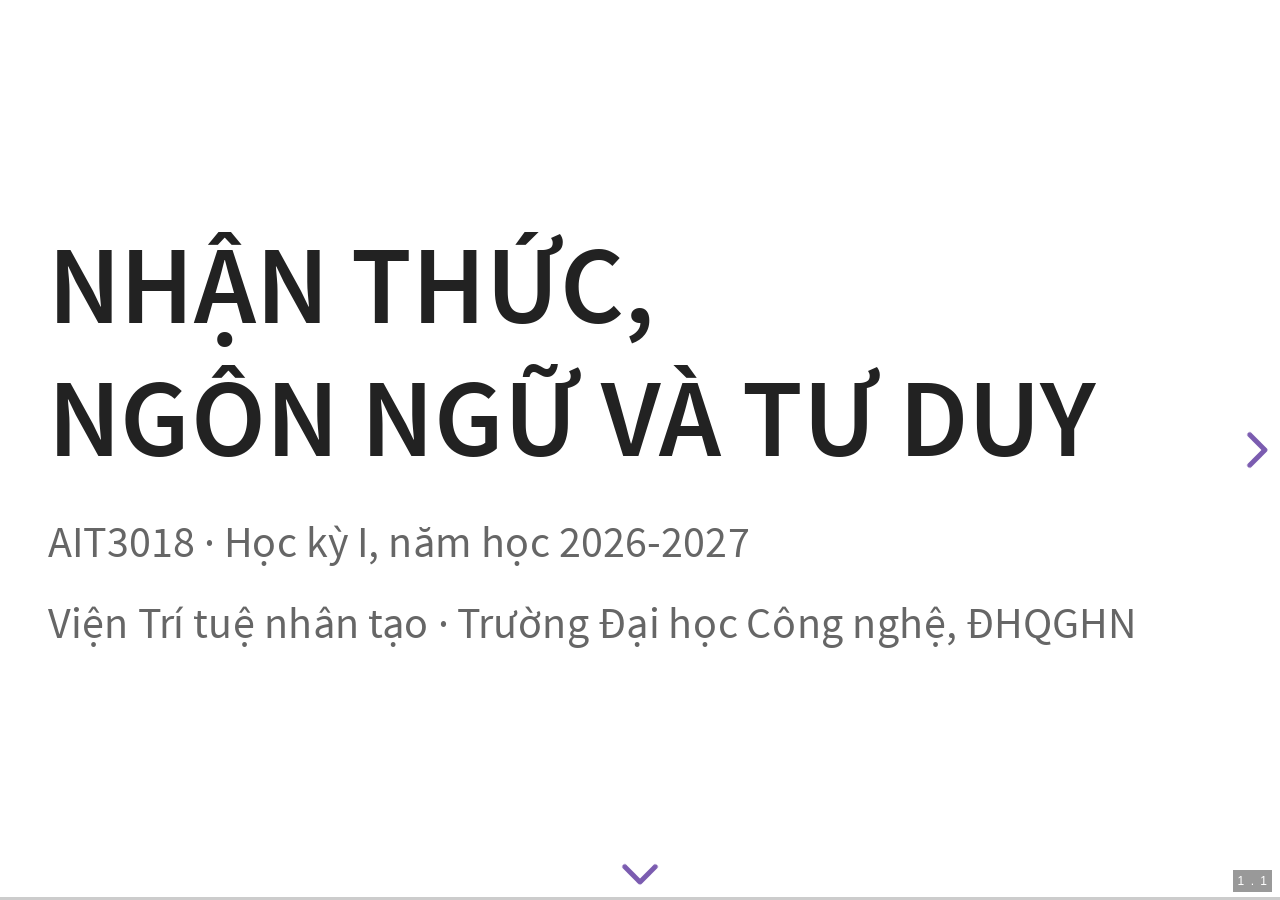
<file: 2627-1/bai-04-nhan-thuc-cam-giac-tri-giac-chu-y-tri-nho.html>
<!doctype html>
<html lang="vi"><head>
<meta charset="utf-8"><meta name="viewport" content="width=device-width,initial-scale=1">
<meta name="robots" content="noindex,nofollow">
<title>NTNNTD | Bài 4: Nhận thức và tâm lý học nhận thức</title>
<link rel="stylesheet" href="revealjs/dist/reset.css"><link rel="stylesheet" href="revealjs/dist/reveal.css">
<link rel="stylesheet" href="revealjs/dist/theme/white.css"><link rel="stylesheet" href="lecture-style.css">
<link rel="stylesheet" href="lecture-04.css"><link rel="icon" href="favicon.svg">
</head><body><div class="reveal lecture-04"><div class="slides">
<section data-part="Mở bài">
<section data-slide-id="1.1" data-origin-slide="1.1">
<h1>Nhận thức,<br>Ngôn ngữ và Tư duy</h1>
<p class="text-light">AIT3018 · Học kỳ I, năm học 2026-2027</p><p class="text-light">Viện Trí tuệ nhân tạo · Trường Đại học Công nghệ, ĐHQGHN</p>

</section>
<section data-slide-id="1.2" data-origin-slide="1.2">
<h1><span class="text-light">Bài 4</span><br>Nhận thức và<br>tâm lý học nhận thức</h1>
<p class="text-light">Cảm giác · Tri giác · Chú ý · Trí nhớ</p>

</section>
<section data-slide-id="1.3" data-origin-slide="1.3">
<h2>Vị cà phê đổi, hay gu đã đổi?</h2>
<p class="text-light"><em>Quining Qualia</em> · Daniel Dennett (1988)</p><p>Hai người nếm cà phê cho hãng Maxwell House. Sau khoảng sáu năm, cả hai đều không còn thích loại cà phê mà họ giữ vị suốt những năm qua.</p><div class="concept-grid"><div><strong>Chase</strong><p>Vị cà phê vẫn như xưa. Gu của tôi đã thay đổi.</p></div><div><strong>Sanborn</strong><p>Gu của tôi vẫn vậy. Bộ máy vị giác của tôi đã đổi, nên vị cà phê với tôi không còn như xưa.</p></div></div>

</section>
<section data-slide-id="1.4" data-origin-slide="1.4">
<h2>Hiểu lập luận của Dennett</h2>
<div class="question-box discussion-box"><div class="question-title">Thảo luận 1/4</div><div class="question-content"><ol><li data-question-id="D1">Dennett dùng từ “qualia” với nghĩa gì? Ông mô tả quan niệm truyền thống về qualia như thế nào?</li><li data-question-id="D2">Vì sao Dennett cho rằng qualia, theo định nghĩa truyền thống, không tồn tại?</li><li data-question-id="D3">Dennett muốn nói gì khi bảo cần “quine” qualia? Cách làm đó phản ánh hướng tiếp cận triết học rộng hơn của ông ra sao?</li></ol></div></div>

</section>
<section data-slide-id="1.5" data-origin-slide="1.5">
<h2>Phân tích các luận điểm chính</h2>
<div class="question-box discussion-box"><div class="question-title">Thảo luận 2/4</div><div class="question-content"><ol><li data-question-id="D4">Dennett nêu nhiều thí nghiệm tưởng tượng (ví dụ: đảo phổ màu, hoán đổi bằng phẫu thuật thần kinh, ảo giác màu). Các trường hợp này nhằm cho thấy điều gì về sự bất ổn hoặc thiếu nhất quán của khái niệm qualia? Bạn có thấy chúng thuyết phục không? Vì sao có, vì sao không?</li><li data-question-id="D5">Dennett nhìn nhận thế nào về nội quan (introspection) như một công cụ nghiên cứu ý thức? Quan điểm này khác gì các cách tiếp cận hiện tượng học hay nội quan truyền thống hơn?</li></ol></div></div>

</section>
<section data-slide-id="1.6" data-origin-slide="1.6">
<h2>Liên hệ với triết học tâm trí</h2>
<div class="question-box discussion-box"><div class="question-title">Thảo luận 3/4</div><div class="question-content"><ol><li data-question-id="D6">Lập luận của Dennett nằm trong khung chức năng luận (functionalism) hoặc vật lý luận (physicalism) như thế nào?</li><li data-question-id="D7">So sánh quan điểm của Dennett với các triết gia bảo vệ qualia, như Thomas Nagel (“What Is It Like to Be a Bat?”) hoặc Frank Jackson (lập luận tri thức). Dennett có thể sẽ đáp lại họ thế nào?</li><li data-question-id="D8">“Quining Qualia” có hàm ý gì cho khoa học về ý thức? Khoa học nhận thức có thể giải thích đầy đủ trải nghiệm chủ quan không?</li></ol></div></div>

</section>
<section data-slide-id="1.7" data-origin-slide="1.7">
<h2>Suy ngẫm và phản biện</h2>
<div class="question-box discussion-box"><div class="question-title">Thảo luận 4/4</div><div class="question-content"><ol><li data-question-id="D9">Nếu Dennett đúng rằng qualia theo quan niệm truyền thống không tồn tại, thì liệu bản thân trải nghiệm chủ quan có phải là ảo tưởng? Hay điều đó có nghĩa là ta cần một vốn từ mới để mô tả nó?</li><li data-question-id="D10">Theo bạn, Dennett có thực sự loại bỏ được qualia, hay chỉ định nghĩa lại chúng theo hướng chức năng hơn?</li><li data-question-id="D11">Bài luận này thách thức những giả định của chính bạn về cảm giác khi có ý thức như thế nào?</li></ol></div></div>

</section>
<section data-slide-id="1.8" data-origin-slide="1.8">
<h2>Nội dung buổi học</h2>
<ol><li>Nhận thức</li><li>Cảm giác</li><li>Tri giác</li><li>Chú ý</li><li>Trí nhớ</li></ol>

</section>
</section>
<section data-part="Nhận thức">
<section data-slide-id="2.1" data-origin-slide="2.1">
<h1><span class="text-light">1.</span><br>Nhận thức</h1>
<p class="text-light">Ta tiếp nhận và sử dụng hiểu biết như thế nào?</p>

</section>
<section data-slide-id="2.2" data-origin-slide="2.2">
<h2>Nhận thức là gì?</h2>
<p><strong>Nhận thức (cognition):</strong> các quá trình giúp ta tiếp nhận, hình thành và sử dụng hiểu biết.</p>
<p class="cognition-scope">Tri giác · hình thành khái niệm · ghi nhớ · suy luận · phán đoán · tưởng tượng · giải quyết vấn đề</p>
<p class="cognition-caption">Ba mặt thường được phân biệt khi nghiên cứu tâm trí:</p>
<div class="mind-facets">
  <div><strong>Nhận thức</strong><span>(cognition)</span><p>“Tôi hiểu bài.”</p></div>
  <div><strong>Cảm xúc</strong><span>(affect)</span><p>“Tôi thấy hứng thú.”</p></div>
  <div><strong>Ý chí</strong><span>(conation)</span><p>“Tôi quyết tâm học tiếp.”</p></div>
</div>

</section>
<section data-slide-id="2.3" data-origin-slide="2.3">
<h2>Những khái niệm quen thuộc</h2>
<table class="compact-table wide-term-table"><thead><tr><th>Khái niệm</th><th>Nội dung liên quan</th></tr></thead><tbody><tr><td>Trí thông minh (intelligence)</td><td>Nắm bắt nhanh, thông tin, sự sáng suốt.</td></tr><tr><td>Trực giác (intuition)</td><td>Hiểu ra ngay (immediate insight).</td></tr><tr><td>Nhận biết (recognition)</td><td>Phân loại; xem xét lại và điều chỉnh.</td></tr><tr><td>Kỹ năng (skill)</td><td>Lập luận, kiến thức thực hành, chuyên môn.</td></tr><tr><td>Hiểu (understanding)</td><td>Phán đoán, ra quyết định, nắm được ý nghĩa.</td></tr></tbody></table><p class="source-text">John G. Benjafield · <em>Cognition</em></p>

</section>
<section data-slide-id="2.4" data-origin-slide="2.4">
<h2>Vì sao học nhận thức?</h2>
<table class="compact-table wide-term-table"><thead><tr><th>Với sinh viên CNTT</th><th>Một câu hỏi cần giải quyết</th></tr></thead><tbody><tr><td>Xây dựng AI</td><td>Mô hình dùng được kiến thức khi tình huống thay đổi không?</td></tr><tr><td>Tương tác người-máy<br><span class="keep">(human-computer interaction)</span></td><td>Cảnh báo có trên màn hình, người dùng đã nhận thấy chưa?</td></tr><tr><td>Học và làm việc</td><td>Đọc thấy quen, nhưng gấp tài liệu lại có giải thích được không?</td></tr></tbody></table>

</section>
<section data-slide-id="2.5" data-origin-slide="2.5">
<h2>Tâm trí như một hệ xử lý thông tin</h2>
<p class="processing-intro"><strong>Tâm lý học nhận thức:</strong> nghiên cứu cách ta biểu diễn, xử lý và sử dụng thông tin.</p><svg class="cognitive-map" viewBox="0 0 960 390" role="img" aria-label="Sơ đồ xử lý thông tin: cảm giác và trí nhớ cảm giác, tri giác, trí nhớ làm việc, hành động. Chú ý và điều hành phân phối nguồn lực có hạn. Trí nhớ dài hạn trao đổi với trí nhớ làm việc và định hướng tri giác.">
<defs>
  <marker id="intro-forward" viewBox="0 0 10 10" refX="9" refY="5" markerWidth="7" markerHeight="7" orient="auto-start-reverse"><path d="M 1 1 L 9 5 L 1 9 Z" fill="#2A7291"/></marker>
  <marker id="intro-feedback" viewBox="0 0 10 10" refX="9" refY="5" markerWidth="7" markerHeight="7" orient="auto"><path d="M 1 1 L 9 5 L 1 9 Z" fill="#6D4AA8"/></marker>
</defs>
<g fill="none" stroke-width="2.5" stroke-linejoin="round" stroke-linecap="round">
  <path d="M 204 235 H 268" stroke="#2A7291" marker-end="url(#intro-forward)"/>
  <path d="M 434 235 H 498" stroke="#2A7291" marker-end="url(#intro-forward)"/>
  <path d="M 750 235 H 812" stroke="#2A7291" marker-end="url(#intro-forward)"/>
  <path d="M 355 86 V 177" stroke="#2A7291" stroke-dasharray="6 6" marker-end="url(#intro-forward)"/>
  <path d="M 478 86 V 157 H 550 V 177" stroke="#2A7291" stroke-dasharray="6 6" marker-end="url(#intro-forward)"/>
  <path d="M 620 185 V 94" stroke="#2A7291" marker-end="url(#intro-forward)"/>
  <path d="M 720 86 V 177" stroke="#2A7291" marker-end="url(#intro-forward)"/>
  <path d="M 944 47 H 953 V 322 H 355 V 293" stroke="#6D4AA8" marker-end="url(#intro-feedback)"/>
</g>
<g stroke-width="2">
  <rect x="12" y="8" width="480" height="78" rx="10" fill="#f2f7f9" stroke="#2A7291"/>
  <rect x="606" y="8" width="338" height="78" rx="10" fill="#f5f1fa" stroke="#6D4AA8"/>
  <rect x="12" y="185" width="192" height="100" rx="10" fill="#f2f7f9" stroke="#2A7291"/>
  <rect x="276" y="185" width="158" height="100" rx="10" fill="#f2f7f9" stroke="#2A7291"/>
  <rect x="506" y="185" width="244" height="100" rx="10" fill="#f2f7f9" stroke="#2A7291"/>
  <rect x="820" y="195" width="125" height="80" rx="10" fill="#f2f7f9" stroke="#2A7291"/>
</g>
<g fill="#222" text-anchor="middle" font-family="Source Sans Pro, Arial, sans-serif">
  <text x="252" y="39" font-size="26" font-weight="600">Chú ý và điều hành</text>
  <text x="252" y="68" font-size="21">Chọn thông tin · nguồn lực có hạn</text>
  <text x="775" y="39" font-size="26" font-weight="600">Trí nhớ dài hạn</text>
  <text x="775" y="68" font-size="21">(long-term memory)</text>
  <text x="108" y="216" font-size="26" font-weight="600">Cảm giác</text>
  <text x="108" y="246" font-size="22">Trí nhớ cảm giác</text>
  <text x="108" y="272" font-size="19">(sensory memory)</text>
  <text x="355" y="230" font-size="26" font-weight="600">Tri giác</text>
  <text x="355" y="258" font-size="21">(perception)</text>
  <text x="628" y="217" font-size="26" font-weight="600">Trí nhớ làm việc</text>
  <text x="628" y="246" font-size="21">(working memory)</text>
  <text x="628" y="273" font-size="20">Giữ và xử lý thông tin</text>
  <text x="882" y="243" font-size="24" font-weight="600">Hành động</text>
  <text x="566" y="140" font-size="21" fill="#2A7291">Mã hóa</text>
  <text x="766" y="140" font-size="21" fill="#2A7291">Gợi lại</text>
  <text x="164" y="157" font-size="22" fill="#2A7291">Từ dưới lên (bottom-up)</text>
  <text x="636" y="352" font-size="22" fill="#6D4AA8">Từ trên xuống (top-down)</text>
  <text x="636" y="380" font-size="20" fill="#6D4AA8">Kiến thức định hướng cách nhận ra</text>
</g>
</svg><p class="source-text">Cách tiếp cận xử lý thông tin · Neisser (1967)</p>

</section>
<section data-slide-id="2.6" data-origin-slide="2.6">
<h2>Hai cách mô hình hóa nhận thức</h2>
<div class="model-comparison">
<div><h3>Theo giai đoạn</h3><p>Các bước xử lý tách biệt, nối tiếp.</p><div class="model-stages"><span>Tiền xử lý ảnh</span><span>Trích đặc trưng</span><span>Phân loại ký tự</span></div><p class="model-example">Liên hệ: pipeline nhận dạng chữ.</p></div>
<div><h3>Kết nối (connectionist)</h3><p>Nhiều đơn vị liên kết cùng tham gia xử lý.</p><svg viewBox="0 0 340 190" class="connectionist-network" role="img" aria-label="Minh họa mạng gồm nhiều đơn vị liên kết giữa đầu vào, các biểu diễn trung gian và đầu ra">
<g stroke="#b3a0d0" stroke-width="2"><path d="M40 45 L140 25 M40 45 L140 80 M40 45 L140 135 M40 95 L140 25 M40 95 L140 80 M40 95 L140 135 M40 145 L140 25 M40 145 L140 80 M40 145 L140 135 M140 25 L235 45 M140 25 L235 100 M140 25 L235 155 M140 80 L235 45 M140 80 L235 100 M140 80 L235 155 M140 135 L235 45 M140 135 L235 100 M140 135 L235 155 M235 45 L310 95 M235 100 L310 95 M235 155 L310 95"/></g>
<g fill="#f5f1fa" stroke="#6D4AA8" stroke-width="2.5"><circle cx="40" cy="45" r="13"/><circle cx="40" cy="95" r="13"/><circle cx="40" cy="145" r="13"/><circle cx="140" cy="25" r="13"/><circle cx="140" cy="80" r="13"/><circle cx="140" cy="135" r="13"/><circle cx="235" cy="45" r="13"/><circle cx="235" cy="100" r="13"/><circle cx="235" cy="155" r="13"/><circle cx="310" cy="95" r="13"/></g>
</svg><p class="model-example">Liên hệ: mạng học biểu diễn end-to-end.</p></div>
</div>

</section>
<section data-slide-id="2.7" data-origin-slide="2.7">
<h2>Từ thực nghiệm đến mô hình</h2>
<table class="compact-table"><thead><tr><th>Mốc</th><th>Cách nghiên cứu tâm trí</th></tr></thead><tbody><tr><td>1885 · Ebbinghaus</td><td>Đo việc học và quên bằng thực nghiệm.</td></tr><tr><td>1932 · Bartlett</td><td>Xem con người nhớ và kể lại một câu chuyện thế nào.</td></tr><tr><td>1948 · Wiener</td><td>Điều khiển học: thông tin và vòng phản hồi.</td></tr><tr><td>1950 · Turing</td><td>Đặt câu hỏi về trí tuệ của máy qua một phép thử.</td></tr></tbody></table>

</section>
<section data-slide-id="2.8" data-origin-slide="2.8">
<h2>Cuộc cách mạng nhận thức</h2>
<table class="compact-table"><thead><tr><th>Mốc</th><th>Những hướng nghiên cứu gặp nhau</th></tr></thead><tbody><tr><td>1956</td><td>Miller nghiên cứu giới hạn xử lý; hội thảo AI tại Dartmouth.</td></tr><tr><td>1958 · Broadbent</td><td>Mô hình bộ lọc chú ý.</td></tr><tr><td>1960 · Miller và Bruner</td><td>Trung tâm Nghiên cứu Nhận thức tại Harvard.</td></tr><tr><td>1967 · Neisser</td><td>Sách <em>Cognitive Psychology</em> hệ thống hóa lĩnh vực.</td></tr><tr><td>1968 · Atkinson và Shiffrin</td><td>Mô hình các kho trí nhớ.</td></tr></tbody></table>

</section>
</section>
<section data-part="Cảm giác">
<section data-slide-id="3.1" data-origin-slide="3.1">
<h1><span class="text-light">2.</span><br>Cảm giác</h1>
<p class="text-light">Từ kích thích bên ngoài đến tín hiệu thần kinh.</p>

</section>
<section data-slide-id="3.2" data-origin-slide="3.2">
<h2>Chuyển đổi cảm giác: mắt và tai</h2>
<div class="sense-pair"><figure class="pair-figure"><img src="assets/lecture-04/vision.png" alt="Đường đi từ ánh sáng đèn giao thông qua mắt đến não"></figure><figure class="pair-figure"><img src="assets/lecture-04/hearing.png" alt="Âm thanh làm rung cấu trúc tai và được chuyển đổi tại ốc tai"></figure></div><p><strong>Kích thích → chuyển đổi → dẫn truyền.</strong></p><p><strong>Chuyển đổi cảm giác (transduction):</strong> tế bào thụ cảm biến năng lượng kích thích thành tín hiệu điện.</p>

</section>
<section data-slide-id="3.3" data-origin-slide="3.3">
<h2>Các thụ thể xúc giác</h2>
<div class="visual-split"><figure class="large-figure"><img src="assets/lecture-04/touch.png" alt="Thụ thể cơ học trong da và đường dẫn truyền từ bàn tay lên não"></figure><div><p><strong>Thụ thể cơ học (mechanoreceptors)</strong> phát hiện biến dạng của da.</p><ul><li><strong>Meissner:</strong> biến đổi tiếp xúc, vật trượt.</li><li><strong>Pacinian:</strong> rung truyền qua vật đang cầm.</li><li><strong>Merkel, Ruffini:</strong> sức ép, kết cấu, kéo giãn da.</li></ul></div></div>

</section>
<section data-slide-id="3.4" data-origin-slide="3.4">
<h2>Da nhân tạo</h2>
<div class="visual-split wide-left"><figure class="large-figure"><img src="assets/lecture-04/artificial-skin.png" alt="Các lớp của da người và da nhân tạo, kèm công nghệ và ứng dụng"></figure><div><p><strong>Da nhân tạo (artificial skin):</strong></p><p>Lớp cảm biến (sensing) → lớp xử lý tri giác (perception) → tín hiệu cho hành động.</p><p>Đo tiếp sau mỗi lần điều chỉnh lực cầm.</p></div></div>

</section>
<section data-slide-id="3.5" data-origin-slide="3.5">
<h2>Cảm nhận độ ướt</h2>
<div class="flow"><div><strong>Nhiệt</strong><span>Da bị làm lạnh</span></div><div><strong>Xúc giác</strong><span>Tiếp xúc, biến dạng da</span></div><div><strong>Hợp nhất</strong><span>Cảm nhận ướt</span></div></div><p><strong>Hợp nhất đa giác quan (multisensory integration):</strong> phối hợp nhiều nguồn tín hiệu để nhận ra một thuộc tính.</p>

</section>
<section data-slide-id="3.6" data-origin-slide="3.6">
<h2>Vị giác và khứu giác</h2>
<figure class="wide-figure smell-figure"><img src="assets/lecture-04/smell.png" alt="Phân tử mùi tới thụ thể trong mũi rồi qua hành khứu"></figure><div class="concept-grid"><div><strong>Vị giác (taste)</strong><p>Nụ vị giác (taste buds) tiếp nhận chất hòa tan. Năm vị cơ bản: ngọt, chua, mặn, đắng, umami.</p></div><div><strong>Khứu giác (smell)</strong><p>Thụ thể khứu giác tiếp nhận phân tử mùi. Mùi góp phần lớn vào hương vị (flavor) của món ăn.</p></div></div>

</section>
<section data-slide-id="3.7" data-origin-slide="3.7">
<h2>Các vùng cảm giác ở vỏ não</h2>
<div class="visual-split"><figure class="large-figure"><img src="assets/lecture-04/sensory-cortex.png" alt="Các vùng vỏ não sơ cấp xử lý xúc giác, mùi, vị, âm thanh và hình ảnh"></figure><div><p><strong>Thị giác (visual):</strong> thùy chẩm.</p><p><strong>Thính giác (auditory):</strong> thùy thái dương.</p><p><strong>Cảm giác thân thể (somatosensory):</strong> thùy đỉnh.</p></div></div>

</section>
<section data-slide-id="3.8" data-origin-slide="3.8">
<h2>Các ngưỡng cảm giác</h2>
<div class="concept-grid"><div><strong>Ngưỡng tuyệt đối<br>(absolute threshold)</strong><p>Mức kích thích được phát hiện trong 50% số lần thử.</p></div><div><strong>Ngưỡng sai biệt<br>(difference threshold, JND)</strong><p>Mức chênh nhỏ nhất có thể phân biệt theo tiêu chuẩn đo.</p></div></div><p><strong>Quy luật Weber:</strong> ΔI / I ≈ k.</p><p>Thêm 10 g vào vật 100 g và thêm 10 g vào ba lô 10 kg: trường hợp nào dễ nhận ra hơn?</p>

</section>
<section data-slide-id="3.9" data-origin-slide="3.9">
<h2>Phát hiện tín hiệu</h2>
<table class="compact-table"><thead><tr><th>Thực tế</th><th>Báo có tín hiệu</th><th>Báo không có</th></tr></thead><tbody><tr><td>Có tín hiệu</td><td>Phát hiện đúng (hit)</td><td>Bỏ sót (miss)</td></tr><tr><td>Không có tín hiệu</td><td>Báo nhầm (false alarm)</td><td>Từ chối đúng <span class="keep">(correct rejection)</span></td></tr></tbody></table><div class="question-box">Hạ ngưỡng báo cháy để ít bỏ sót hơn: điều gì có thể tăng lên?</div>

</section>
<section data-slide-id="3.10" data-origin-slide="3.10">
<h2>Thích nghi cảm giác và quen dần</h2>
<figure class="strip-figure"><img src="assets/lecture-04/habituation.png" alt="Quạ dần bớt phản ứng với bù nhìn lặp lại mà không gây hại"></figure><table class="compact-table"><thead><tr><th>Quá trình</th><th>Điều thay đổi</th></tr></thead><tbody><tr><td>Thích nghi cảm giác (sensory adaptation)</td><td>Đáp ứng của hệ cảm giác giảm khi kích thích kéo dài.</td></tr><tr><td>Quen dần (habituation)</td><td>Phản ứng giảm qua việc kích thích lặp lại: một dạng học.</td></tr></tbody></table>

</section>
</section>
<section data-part="Tri giác">
<section data-slide-id="4.1" data-origin-slide="4.1">
<h1><span class="text-light">3.</span><br>Tri giác</h1>
<p class="text-light">Tín hiệu cảm giác trở thành sự vật và sự kiện có nghĩa.</p>

</section>
<section data-slide-id="4.2" data-origin-slide="4.2">
<h2>Từ dưới lên và từ trên xuống</h2>
<div class="context-example"><span>TRỜI MƯA, TÔI MANG THEO MỘT CHIẾC …</span></div><div class="concept-grid"><div><strong>Từ dưới lên (bottom-up)</strong><p>Thông tin từ nét, âm và chi tiết của kích thích.</p></div><div><strong>Từ trên xuống (top-down)</strong><p>Kiến thức, kinh nghiệm và kỳ vọng hướng cách diễn giải.</p></div></div>

</section>
<section data-slide-id="4.3" data-origin-slide="4.3">
<h2>Hình và nền</h2>
<figure class="large-figure"><img src="assets/lecture-04/rubin-vase.png" alt="Bình Rubin có thể được nhìn thành bình trắng hoặc hai khuôn mặt đen"></figure><p><strong>Hình và nền (figure-ground):</strong> cùng một ảnh, hai cách tổ chức đối tượng và phần phía sau.</p>

</section>
<section data-slide-id="4.4" data-origin-slide="4.4">
<h2>Các quy luật Gestalt</h2>
<figure class="large-figure gestalt-figure"><img src="assets/lecture-04/gestalt.png" alt="Bảy nguyên lý Gestalt: gần nhau, giống nhau, liên tục, khép kín, hình và nền, đối xứng và trật tự, cùng chuyển động"></figure><p>Gần nhau · giống nhau · liên tục · khép kín · hình và nền · đối xứng và trật tự · cùng chuyển động.</p>

</section>
<section data-slide-id="4.5" data-origin-slide="4.5">
<h2>Tri giác chiều sâu</h2>
<div class="visual-split"><figure class="large-figure"><img src="assets/lecture-04/visual-cliff.png" alt="Trẻ trên bàn kính của thí nghiệm vực thẳm thị giác"></figure><div><p><strong>Một mắt (monocular cues):</strong> phối cảnh, che khuất, kích thước tương đối.</p><p><strong>Hai mắt (binocular cues):</strong> hai ảnh hơi khác nhau.</p><p>Gibson và Walk (1960): <strong>vực thẳm thị giác (visual cliff)</strong>.</p></div></div>

</section>
<section data-slide-id="4.6" data-origin-slide="4.6">
<h2>Tri giác chuyển động</h2>
<table class="compact-table wide-term-table motion-table"><thead><tr><th>Hiện tượng</th><th>Tình huống</th></tr></thead><tbody><tr><td>Thật (real)</td><td>Quả bóng đang lăn.</td></tr><tr><td>Biểu kiến (apparent)</td><td>Đèn chớp nối tiếp tạo cảm giác một vật chạy.</td></tr><tr><td>Cảm ứng (induced)</td><td>Tàu bên cạnh chạy, ta tưởng tàu mình chạy.</td></tr><tr><td>Tự chuyển động (autokinetic)</td><td>Đốm sáng đứng yên trong tối dường như trôi.</td></tr><tr><td>Hiệu ứng sau chuyển động<br>(movement aftereffect)</td><td>Nhìn dòng nước lâu, rồi thấy vách đá trôi ngược.</td></tr></tbody></table><p>Vùng <strong>MT/V5</strong> có vai trò nổi bật trong xử lý chuyển động.</p>

</section>
<section data-slide-id="4.7" data-origin-slide="4.7">
<h2>Ảo ảnh chuyển động</h2>
<figure class="large-figure"><img src="assets/lecture-04/motion-illusion.png" alt="Ảnh tĩnh có họa tiết có thể tạo cảm giác xoay hoặc phập phồng"></figure><p class="fragment">Ảnh tĩnh: các điểm ảnh đang giữ nguyên.</p>

</section>
<section data-slide-id="4.8" data-origin-slide="4.8">
<h2>Hằng định tri giác</h2>
<div class="visual-split"><figure class="large-figure tall-figure"><img src="assets/lecture-04/constancy.png" alt="Kích thước ổn định, độ sáng ổn định và hoàn tất phần vật bị che"></figure><div><p><strong>Hằng định (constancy):</strong> kích thước, hình dạng, màu và độ sáng tương đối ổn định khi ảnh cảm giác đổi.</p><p><strong>Hoàn tất phần bị che (amodal completion):</strong> nhận ra vật trọn vẹn dù chỉ thấy một phần.</p></div></div>

</section>
<section data-slide-id="4.9" data-origin-slide="4.9">
<h2>Tri giác liên giác quan</h2>
<p class="text-light">Xem và nghe trước, ghi lại âm các bạn nghe được.</p><p><a class="demo-link" href="https://www.youtube.com/watch?v=jtsfidRq2tw" target="_blank" rel="noopener">Xem minh họa McGurk</a></p><div class="fragment"><p><strong>Tri giác liên giác quan (cross-modal perception):</strong> thông tin từ một giác quan ảnh hưởng cách ta cảm nhận tín hiệu của giác quan khác.</p><p>Âm “ba” + khẩu hình “ga” → một số người nghe gần với “da”.</p></div>

</section>
<section data-slide-id="4.10" data-origin-slide="4.10">
<h2>Bối cảnh và kinh nghiệm</h2>
<div class="context-pair"><div class="contrast-demo" role="img" aria-label="Hai ô nhỏ có cùng màu xám trên nền tối và sáng"><div class="dark"><span></span></div><div class="light"><span></span></div></div><svg class="muller-lyer" viewBox="0 0 320 220" role="img" aria-label="Ảo ảnh Müller-Lyer: hai đoạn thẳng dài bằng nhau, đoạn trên có hai đầu mũi tên chĩa ra, đoạn dưới có hai đầu xòe vào"><g stroke="#2A7291" stroke-width="5" fill="none" stroke-linecap="round" stroke-linejoin="round"><line x1="50" y1="60" x2="270" y2="60"/><polyline points="80,30 50,60 80,90"/><polyline points="240,30 270,60 240,90"/><line x1="50" y1="165" x2="270" y2="165"/><polyline points="20,135 50,165 20,195"/><polyline points="300,135 270,165 300,195"/></g></svg></div><p class="fragment">Hai ô xám cùng mã màu; hai đoạn thẳng cùng độ dài.</p><p><strong>Giả thuyết thế giới nhiều góc cạnh (carpentered world hypothesis):</strong> kinh nghiệm với môi trường có thể liên quan mức nhạy với ảo ảnh Müller-Lyer.</p>

</section>
</section>
<section data-part="Chú ý">
<section data-slide-id="5.1" data-origin-slide="5.1">
<h1><span class="text-light">4.</span><br>Chú ý</h1>
<p class="text-light">Tập trung nguồn lực có hạn vào một phần thông tin.</p>

</section>
<section data-slide-id="5.2" data-origin-slide="5.2">
<h2>Các dạng chú ý</h2>
<table class="compact-table"><thead><tr><th>Dạng chú ý</th><th>Ví dụ</th></tr></thead><tbody><tr><td>Tập trung (focused)</td><td>Phản ứng khi nghe tiếng gọi.</td></tr><tr><td>Chọn lọc (selective)</td><td>Theo một giọng nói giữa nhiều giọng.</td></tr><tr><td>Duy trì (sustained)</td><td>Theo dõi một bài giải trong vài phút.</td></tr><tr><td>Chuyển đổi (alternating / shifting)</td><td>Chuyển từ yêu cầu sang kiểm tra mã.</td></tr><tr><td>Chia sẻ (divided)</td><td>Vừa nghe hướng dẫn vừa ghi ý chính.</td></tr></tbody></table>

</section>
<section data-slide-id="5.3" data-origin-slide="5.3">
<h2>Thí nghiệm nghe hai tai</h2>
<div class="visual-split"><figure class="large-figure"><img src="assets/lecture-04/dichotic-listening.png" alt="Người tham gia nghe hai thông điệp và nhắc lại thông điệp ở tai được yêu cầu."></figure><div><p><strong>Cherry (1953)</strong></p><p>Nghe hai thông điệp, mỗi tai một thông điệp.</p><p>Nhắc lại thành tiếng chỉ một bên.</p><p>Tai bị bỏ qua: nhận ra một số đặc điểm giọng nói, nhưng kể lại rất ít nội dung.</p></div></div>

</section>
<section data-slide-id="5.4" data-origin-slide="5.4">
<h2>Bài thử chú ý chọn lọc</h2>
<div class="question-box"><div class="question-title">Quan sát</div><div class="question-content"><p>Đếm số lần chuyền bóng của những người mặc áo trắng.</p><p>Giữ kết quả của bạn để trao đổi sau khi xem.</p></div></div><p><a class="demo-link" href="https://www.youtube.com/watch?v=vJG698U2Mvo" target="_blank" rel="noopener">Mở video quan sát</a></p>

</section>
<section data-slide-id="5.5" data-origin-slide="5.5">
<h2>Ba mô hình lọc chú ý</h2>
<svg viewBox="0 0 960 450" role="img" aria-label="So sánh ba mô hình. Broadbent chọn theo đặc điểm vật lý trước xử lý nghĩa. Treisman làm yếu kênh không được chú ý nhưng cho phép một phần tiếp tục xử lý nghĩa. Deutsch và Deutsch xử lý nghĩa rồi chọn đáp ứng.">
<defs><marker id="attention-filter-arrow" viewBox="0 0 10 10" refX="9" refY="5" markerWidth="6" markerHeight="6" orient="auto"><path d="M1 1L9 5L1 9" fill="none" stroke="#2A7291" stroke-width="2"/></marker></defs>
<g font-family="Source Sans Pro,Arial,sans-serif" fill="#221D3D" font-size="25" text-anchor="middle">
<text x="90" y="32">Âm thanh</text><text x="320" y="32">Đặc điểm vật lý</text><text x="580" y="32">Nghĩa</text><text x="850" y="32">Phản ứng</text>
<g text-anchor="start" font-size="24"><text x="20" y="75">Broadbent (1958) · Lọc sớm (early selection)</text><text x="20" y="205">Treisman (1960) · Làm suy giảm (attenuation)</text><text x="20" y="335">Deutsch &amp; Deutsch (1963) · Chọn lọc muộn (late selection)</text></g>
</g>
<g fill="none" stroke="#2A7291" stroke-width="4" stroke-linecap="round" marker-end="url(#attention-filter-arrow)">
<path d="M35 100H395 M435 100H905"/><path d="M35 230H395 M435 230H905"/><path d="M35 360H745 M785 360H905"/>
</g>
<g fill="none" stroke="#6D4AA8" stroke-width="4" stroke-dasharray="9 7" stroke-linecap="round">
<path d="M35 120H395"/><path d="M35 250H395"/><path d="M435 250H745" stroke-width="2"/><path d="M35 380H745"/>
</g>
<g stroke="#E8890C" stroke-width="6"><path d="M415 91V129 M415 221V259 M765 351V389"/></g>
<g font-family="Source Sans Pro,Arial,sans-serif" fill="#E8890C" font-size="24" text-anchor="middle"><text x="415" y="161">Chọn trước khi xử lý nghĩa</text><text x="415" y="291">Giảm tín hiệu ở kênh không chú ý</text><text x="765" y="421">Chọn phản ứng</text></g>
<g font-family="Source Sans Pro,Arial,sans-serif" fill="#221D3D" font-size="24"><path d="M30 441H85" stroke="#2A7291" stroke-width="4"/><text x="100" y="449">Được chú ý</text><path d="M330 441H385" stroke="#6D4AA8" stroke-width="4" stroke-dasharray="9 7"/><text x="400" y="449">Không được chú ý</text></g>
</svg>

</section>
<section data-slide-id="5.6" data-origin-slide="5.6">
<h2>Mô hình đèn rọi chú ý</h2>
<div class="posner-demo"><div><span class="trial-label">Gợi ý</span><span class="target-box"></span><strong>+ →</strong><span class="target-box"></span></div><div><span class="trial-label">Mục tiêu</span><span class="target-box"></span><strong>+</strong><span class="target-box filled">●</span></div></div><p><strong>Posner (1980):</strong> giữ mắt ở giữa, hướng chú ý theo gợi ý.</p><p>Gợi ý đúng chỗ: thường phản ứng nhanh hơn.</p><p>Vùng chú ý có thể dịch chuyển mà mắt chưa chuyển.</p>

</section>
<section data-slide-id="5.7" data-origin-slide="5.7">
<h2>Theo dõi mắt khi đọc</h2>
<figure class="large-figure"><img src="assets/lecture-04/eye-tracking.png" alt="Thiết bị theo dõi mắt và bản ghi các điểm dừng, bước nhảy mắt khi đọc."></figure><p>Điểm dừng mắt (fixation) · Bước nhảy mắt (saccade)</p><p>Hướng nhìn là dữ liệu cần đối chiếu với việc phát hiện và hiểu.</p>

</section>
<section data-slide-id="5.8" data-origin-slide="5.8">
<h2>Giới hạn của chú ý</h2>
<div class="concept-grid"><div><strong>Nguồn lực có hạn</strong><p>Nhiều yêu cầu cùng lúc có thể làm chậm và tăng lỗi.</p></div><div><strong>Chuyển nhiệm vụ</strong><p>Phải khôi phục mục tiêu và mạch đang xử lý.</p></div></div><p>Không nhận ra thay đổi giữa các cảnh: mù do thay đổi (change blindness).</p>

</section>
<section data-slide-id="5.9" data-origin-slide="5.9">
<h2>Tải nhận thức khi học</h2>
<table class="compact-table"><thead><tr><th>Loại tải (cognitive load)</th><th>Ví dụ và cách xử lý</th></tr></thead><tbody><tr><td>Nội tại (intrinsic)</td><td>Logic bài khó: chia bước theo nền tảng người học.</td></tr><tr><td>Ngoại lai (extraneous)</td><td>Giải thích xa hình: đặt gần phần cần đối chiếu.</td></tr><tr><td>Phục vụ học (germane)</td><td>Tự giải thích vì sao một bước đúng.</td></tr></tbody></table>

</section>
<section data-slide-id="5.10" data-origin-slide="5.10">
<h2>Rối loạn chú ý</h2>
<table class="compact-table"><thead><tr><th>Trường hợp</th><th>Điều có thể quan sát</th></tr></thead><tbody><tr><td>ADHD</td><td>Thiếu chú ý và/hoặc hiếu động, bốc đồng; kéo dài, ảnh hưởng sinh hoạt.</td></tr><tr><td>Bỏ quên nửa không gian<br>(hemispatial neglect)</td><td>Thường sau tổn thương bán cầu phải: bỏ qua phần không gian bên trái.</td></tr></tbody></table><p>Ví dụ: chỉ ăn thức ăn ở nửa phải đĩa, vẽ bông hoa thiếu nửa trái.</p>

</section>
</section>
<section data-part="Trí nhớ">
<section data-slide-id="6.1" data-origin-slide="6.1">
<h1><span class="text-light">5.</span><br>Trí nhớ</h1>
<p class="text-light">Mã hóa, lưu trữ và truy hồi thông tin.</p>

</section>
<section data-slide-id="6.2" data-origin-slide="6.2">
<h2>Ba kho trí nhớ</h2>
<figure class="memory-figure"><img src="assets/lecture-04/memory-stores.png" alt="Mô hình trí nhớ cảm giác, trí nhớ ngắn hạn và trí nhớ dài hạn"></figure><p><strong>Trí nhớ cảm giác (sensory memory)</strong> → <strong>trí nhớ ngắn hạn (short-term memory)</strong> ↔ <strong>trí nhớ dài hạn (long-term memory)</strong>.</p>

</section>
<section data-slide-id="6.3" data-origin-slide="6.3">
<h2>Thử nhớ một bảng chữ</h2>
<p>Nhìn vào giữa khung. Chữ hiện khoảng 0,3 giây rồi tắt; ghi ra giấy những chữ còn nhớ.</p><div class="sperling-panel" aria-label="Minh họa báo cáo toàn bộ và báo cáo một phần"><div id="letter-grid" class="letter-grid" data-exposure="300" data-prepare="1000" aria-live="off"><span>·</span><span>·</span><span>·</span><span>·</span><span>·</span><span>·</span><span>·</span><span>·</span><span>·</span><span>·</span><span>·</span><span>·</span></div><p id="letter-cue" aria-live="polite">Sẵn sàng</p></div><div class="demo-buttons"><button data-memory-demo="all">Nhớ cả bảng</button><button data-memory-demo="0">Gợi ý ngay</button><button data-memory-demo="500">Gợi ý sau 0,5 giây</button><button data-memory-reveal disabled>Xem lại bảng</button></div><p>Làm ba lượt; sau mỗi lượt bấm “Xem lại bảng” để tự đếm số chữ đúng.</p>

</section>
<section data-slide-id="6.4" data-origin-slide="6.4">
<h2>Trí nhớ cảm giác</h2>
<table class="compact-table"><thead><tr><th>Cách hỏi</th><th>Kết quả của Sperling (1960)</th></tr></thead><tbody><tr><td>Kể lại cả bảng 12 chữ</td><td>Khoảng 4-5 chữ.</td></tr><tr><td>Chuông chỉ một hàng ngay khi bảng tắt</td><td>Khoảng 3/4 chữ ở hàng được chỉ: suy ra khoảng 9/12 chữ còn sẵn dùng.</td></tr><tr><td>Chuông chỉ hàng trễ khoảng 1 giây</td><td>Lợi thế gần như mất hết: dấu vết đã phai.</td></tr></tbody></table><p><strong>Trí nhớ hình ảnh (iconic):</strong> giữ nhiều thông tin trong khoảng 0,2-0,5 giây.</p><p><strong>Trí nhớ âm thanh (echoic):</strong> kéo dài 2-4 giây.</p>

</section>
<section data-slide-id="6.5" data-origin-slide="6.5">
<h2>Trí nhớ ngắn hạn và trí nhớ làm việc</h2>
<div class="visual-split"><figure class="large-figure"><img src="assets/lecture-04/working-memory.png" alt="Sơ đồ các thành phần trí nhớ làm việc"></figure><div><p><strong>Ngắn hạn (short-term memory):</strong> giữ tạm thông tin.</p><p><strong>Làm việc (working memory):</strong> giữ và xử lý thông tin cho việc đang làm.</p><ul class="component-list"><li>Điều hành trung tâm <span class="keep">(central executive)</span></li><li>Vòng lặp âm vị <span class="keep">(phonological loop)</span></li><li>Bảng phác thảo thị giác-không gian <span class="keep">(visuospatial sketchpad)</span></li><li>Bộ đệm tình tiết <span class="keep">(episodic buffer)</span></li></ul></div></div>

</section>
<section data-slide-id="6.6" data-origin-slide="6.6">
<h2>Gộp nhóm giúp nhớ nhiều hơn</h2>
<div class="chunk-demo"><p>I A I U E T V N U</p><p><strong>IAI</strong> <strong>UET</strong> <strong>VNU</strong></p></div><table class="compact-table"><thead><tr><th>Kết quả kinh điển</th><th>Cách hiểu</th></tr></thead><tbody><tr><td>Miller (1956): khoảng 7 ± 2 đơn vị</td><td>Đơn vị có thể là một nhóm có nghĩa (chunk).</td></tr><tr><td>Cowan (2001): khoảng 4 đơn vị</td><td>Ước lượng khi hạn chế việc gộp nhóm và nhẩm lại.</td></tr></tbody></table>

</section>
<section data-slide-id="6.7" data-origin-slide="6.7">
<h2>Các dạng trí nhớ dài hạn</h2>
<table class="compact-table"><thead><tr><th>Dạng trí nhớ dài hạn</th><th>Ví dụ</th></tr></thead><tbody><tr><td>Tình tiết (episodic)</td><td>Nhớ lần đầu bạn đến giảng đường này.</td></tr><tr><td>Ngữ nghĩa (semantic)</td><td>Biết Hà Nội là thủ đô Việt Nam.</td></tr><tr><td>Kỹ năng (procedural)</td><td>Biết đi xe đạp hoặc gõ bàn phím.</td></tr></tbody></table><p><strong>Trí nhớ tường minh (explicit/declarative):</strong> nhớ lại sự kiện và kiến thức một cách có ý thức.</p><p><strong>Trí nhớ không tường minh (implicit/nondeclarative):</strong> kinh nghiệm ảnh hưởng cách làm, có thể không cần nhớ lại lần học.</p>

</section>
<section data-slide-id="6.8" data-origin-slide="6.8">
<h2>Quên theo thời gian</h2>
<figure class="large-figure forgetting-figure"><img src="assets/lecture-04/forgetting-curves.png" alt="Hai đồ thị: độ chính xác tương đối khi nhớ ngắn hạn có và không đếm ngược; tỷ lệ nhớ đúng từ vựng tiếng Tây Ban Nha theo thời gian tới gần 50 năm, trên thang logarit."></figure><p class="curve-key">Trục dọc: mức nhớ đúng. Thời gian: <strong>giây</strong> ở hình trái; <strong>năm</strong> (thang logarit) ở hình phải.</p>

</section>
<section data-slide-id="6.9" data-origin-slide="6.9">
<h2>Mạng ngữ nghĩa</h2>
<div class="semantic-tree"><div class="tree-root"><strong>Động vật</strong><small>có da · biết thở</small></div><div class="tree-branches"><div><strong>Chim</strong><p>có cánh · biết bay</p><div class="tree-leaves"><span>Hoàng yến<br><small>biết hót · màu vàng</small></span><span>Đà điểu<br><small class="exception">không biết bay</small></span></div></div><div><strong>Cá</strong><p>có vây · biết bơi</p><div class="tree-leaves"><span>Cá mập<br><small>có thể cắn</small></span><span>Cá hồi<br><small>thịt màu hồng</small></span></div></div></div></div><p><strong>Mạng ngữ nghĩa (semantic network):</strong> khái niệm là các nút; thuộc tính lưu ở cấp chung nhất và được kế thừa, ngoại lệ lưu riêng.</p>

</section>
<section data-slide-id="6.10" data-origin-slide="6.10">
<h2>Mã hóa và truy hồi</h2>
<div class="concept-grid"><div><strong>Mã hóa (encoding)</strong><p>Xử lý hình dạng, âm hay ý nghĩa. Xử lý ý nghĩa thường giúp nhớ tốt hơn.</p></div><div><strong>Truy hồi (retrieval)</strong><p>Nhớ lại (recall): tự nêu ra. Nhận lại (recognition): chọn trong các phương án.</p></div></div><p><strong>Gợi ý truy hồi:</strong> bối cảnh hoặc trạng thái lúc học có thể giúp gợi lại điều đã biết.</p>

</section>
<section data-slide-id="6.11" data-origin-slide="6.11">
<h2>Từ kiến thức đến hành động</h2>
<div class="concept-grid"><div><strong>Thông tin đang dùng</strong><p>Trí nhớ làm việc: đèn phía trước đang đỏ.</p></div><div><strong>Luật sản xuất (production rule)</strong><p>Nếu đèn đỏ và cần dừng → đạp phanh.</p></div><div><strong>Đối sánh và thực thi</strong><p>Điều kiện khớp → chọn hành động phù hợp.</p></div></div><p>ACT* của Anderson (1983): trí nhớ làm việc ↔ trí nhớ khai báo / trí nhớ luật sản xuất.</p>

</section>
<section data-slide-id="6.12" data-origin-slide="6.12">
<h2>Thông tin cũ và mới cản trở nhau</h2>
<table class="compact-table"><thead><tr><th>Chiều ảnh hưởng</th><th>Ví dụ</th></tr></thead><tbody><tr><td>Cũ cản trở mới<br>(proactive interference)</td><td>Cứ nhớ ra tên các bạn lớp năm ngoái nên khó thuộc tên lớp năm nay.</td></tr><tr><td>Mới cản trở cũ<br>(retroactive interference)</td><td>Thuộc tên lớp năm nay rồi thì khó nhớ lại tên lớp năm ngoái.</td></tr></tbody></table><p>Nội dung gần giống có thể vừa hỗ trợ học vừa gây nhầm lẫn.</p><div class="key-box ai-box"><span class="box-title">Ở mạng nơ-ron: quên thảm khốc (catastrophic forgetting)</span><ul><li>Tinh chỉnh (fine-tuning) mô hình ngôn ngữ lớn cho việc mới làm nó kém đi ở kiến thức và kỹ năng cũ (Luo và cộng sự, 2025).</li><li>Trong phép thử A-B-A, điều kiện Near giúp học B hơn Far nhưng gây cản trở A nhiều hơn (Holton và cộng sự, 2026).</li></ul></div>

</section>
<section data-slide-id="6.13" data-origin-slide="6.13">
<h2>Cảm xúc và trí nhớ</h2>
<div class="concept-grid emotion-grid"><div><strong>Hạch hạnh nhân (amygdala)</strong><p>Gắn ý nghĩa cảm xúc với trải nghiệm; ảnh hưởng việc củng cố.</p></div><div><strong>Hồi hải mã (hippocampus)</strong><p>Giúp hình thành ký ức tường minh về sự kiện và bối cảnh.</p></div><div><strong>Các vùng vỏ não</strong><p>Cùng tham gia biểu diễn thông tin và sử dụng ký ức.</p></div></div><div class="question-box">Vì sao ta nhớ rõ lần suýt ngã xe?</div>

</section>
<section data-slide-id="6.14" data-origin-slide="6.14">
<h2>Ký ức chớp sáng</h2>
<p><strong>Ký ức chớp sáng (flashbulb memory):</strong> hồi tưởng sống động hoàn cảnh biết một tin quan trọng, đậm cảm xúc.</p><table class="compact-table"><thead><tr><th>Qua thời gian</th><th>Kết quả Talarico và Rubin (2003)</th></tr></thead><tbody><tr><td>Chi tiết kể lại</td><td>Độ nhất quán giảm ở cả ký ức chớp sáng và ký ức thường.</td></tr><tr><td>Cảm giác về ký ức</td><td>Ký ức chớp sáng vẫn được đánh giá sống động và đáng tin hơn.</td></tr></tbody></table>

</section>
<section data-slide-id="6.15" data-origin-slide="6.15">
<h2>Trí nhớ tái dựng</h2>
<p><strong>Khung tri thức (schema)</strong> giúp tổ chức và diễn giải điều ta trải qua.</p><div class="concept-grid"><div><strong>Kịch bản (script)</strong><p>Vào quán → gọi món → ăn → thanh toán.</p></div><div><strong>Tái dựng (reconstruction)</strong><p>Nhớ các chi tiết cùng ý nghĩa và điều mình mong đợi.</p></div></div><div class="question-box">Nếu quán cho trả tiền trước, một tuần sau ta có thể kể nhầm thứ tự không?</div>

</section>
<section data-slide-id="6.16" data-origin-slide="6.16">
<h2>Câu hỏi có thể làm thay đổi lời kể</h2>
<p><a class="source-link" href="https://doi.org/10.1016/S0022-5371(74)80011-3" target="_blank" rel="noopener"><strong>Loftus và Palmer (1974)</strong></a>: xem phim va chạm xe, rồi bị hỏi tốc độ bằng các từ khác nhau.</p><table class="compact-table"><thead><tr><th>Từ trong câu hỏi</th><th>Nói đã thấy kính vỡ, sau một tuần</th></tr></thead><tbody><tr><td>“Smashed” · đâm sầm</td><td><strong>32%</strong> (16/50)</td></tr><tr><td>“Hit” · va vào</td><td><strong>14%</strong> (7/50)</td></tr><tr><td>Không hỏi về tốc độ</td><td><strong>12%</strong> (6/50)</td></tr></tbody></table><p>Trong phim <strong>không có kính vỡ</strong>. Cách hỏi có thể góp phần tạo <strong>ký ức giả (false memory)</strong>.</p>

</section>
<section data-slide-id="6.17" data-origin-slide="6.17">
<h2>H.M. và các dạng mất trí nhớ</h2>
<div class="visual-split"><figure class="large-figure"><img src="assets/lecture-04/hm.png" alt="Ảnh Henry Molaison và minh họa vùng thái dương trong của não"></figure><div><p><strong>Henry Molaison (H.M.):</strong> phẫu thuật vùng thái dương trong hai bên năm 1953 để chữa động kinh.</p><p><strong>Mất trí nhớ thuận chiều (anterograde amnesia):</strong> khó tạo ký ức tường minh mới, nhưng vẫn học được kỹ năng.</p><p><strong>Mất trí nhớ ngược chiều (retrograde amnesia):</strong> khó nhớ lại điều xảy ra trước tổn thương.</p><p><strong>Hồi hải mã (hippocampus):</strong> then chốt để tạo ký ức tường minh.</p></div></div>

</section>
<section data-slide-id="6.18" data-origin-slide="6.18">
<h2>Các dạng rối loạn trí nhớ</h2>
<table class="compact-table"><thead><tr><th>Trường hợp</th><th>Điểm cần phân biệt</th></tr></thead><tbody><tr><td>Mất trí nhớ thuận / ngược chiều</td><td>Khó học ký ức mới / khó truy hồi ký ức trước tổn thương.</td></tr><tr><td>Alzheimer</td><td>Bệnh thoái hóa thần kinh; trí nhớ và các chức năng khác có thể suy giảm.</td></tr><tr><td>Wernicke-Korsakoff</td><td>Liên quan thiếu vitamin B1; có thể mất trí nhớ và bịa chuyện không chủ ý.</td></tr></tbody></table>

</section>
<section data-slide-id="6.19" data-origin-slide="6.19">
<h2>Dùng hiểu biết về trí nhớ để học</h2>
<ol><li><strong>Hiểu bằng ví dụ:</strong> tự tạo tình huống cho một khái niệm.</li><li><strong>Tự nhớ lại:</strong> đóng tài liệu rồi giải thích bằng lời của mình.</li><li><strong>Ôn cách quãng:</strong> quay lại sau một khoảng thời gian.</li><li><strong>Kiểm tra và sửa:</strong> đối chiếu phần còn thiếu hoặc nhầm.</li></ol>

</section>
</section>
<section data-part="Kết">
<section data-slide-id="7.1" data-origin-slide="7.1">
<h2>Quay lại một tình huống quen thuộc</h2>
<p>Giữa quán đông người, bạn nghe thấy tên mình rồi quay lại.</p><svg class="cognitive-map" viewBox="0 0 960 390" role="img" aria-label="Sơ đồ xử lý thông tin: cảm giác và trí nhớ cảm giác, tri giác, trí nhớ làm việc, hành động. Chú ý và điều hành phân phối nguồn lực có hạn. Trí nhớ dài hạn trao đổi với trí nhớ làm việc và định hướng tri giác.">
<defs>
  <marker id="recap-forward" viewBox="0 0 10 10" refX="9" refY="5" markerWidth="7" markerHeight="7" orient="auto-start-reverse"><path d="M 1 1 L 9 5 L 1 9 Z" fill="#2A7291"/></marker>
  <marker id="recap-feedback" viewBox="0 0 10 10" refX="9" refY="5" markerWidth="7" markerHeight="7" orient="auto"><path d="M 1 1 L 9 5 L 1 9 Z" fill="#6D4AA8"/></marker>
</defs>
<g fill="none" stroke-width="2.5" stroke-linejoin="round" stroke-linecap="round">
  <path d="M 204 235 H 268" stroke="#2A7291" marker-end="url(#recap-forward)"/>
  <path d="M 434 235 H 498" stroke="#2A7291" marker-end="url(#recap-forward)"/>
  <path d="M 750 235 H 812" stroke="#2A7291" marker-end="url(#recap-forward)"/>
  <path d="M 355 86 V 177" stroke="#2A7291" stroke-dasharray="6 6" marker-end="url(#recap-forward)"/>
  <path d="M 478 86 V 157 H 550 V 177" stroke="#2A7291" stroke-dasharray="6 6" marker-end="url(#recap-forward)"/>
  <path d="M 620 185 V 94" stroke="#2A7291" marker-end="url(#recap-forward)"/>
  <path d="M 720 86 V 177" stroke="#2A7291" marker-end="url(#recap-forward)"/>
  <path d="M 944 47 H 953 V 322 H 355 V 293" stroke="#6D4AA8" marker-end="url(#recap-feedback)"/>
</g>
<g stroke-width="2">
  <rect x="12" y="8" width="480" height="78" rx="10" fill="#f2f7f9" stroke="#2A7291"/>
  <rect x="606" y="8" width="338" height="78" rx="10" fill="#f5f1fa" stroke="#6D4AA8"/>
  <rect x="12" y="185" width="192" height="100" rx="10" fill="#f2f7f9" stroke="#2A7291"/>
  <rect x="276" y="185" width="158" height="100" rx="10" fill="#f2f7f9" stroke="#2A7291"/>
  <rect x="506" y="185" width="244" height="100" rx="10" fill="#f2f7f9" stroke="#2A7291"/>
  <rect x="820" y="195" width="125" height="80" rx="10" fill="#f2f7f9" stroke="#2A7291"/>
</g>
<g fill="#222" text-anchor="middle" font-family="Source Sans Pro, Arial, sans-serif">
  <text x="252" y="39" font-size="26" font-weight="600">Chú ý và điều hành</text>
  <text x="252" y="68" font-size="21">Chọn thông tin · nguồn lực có hạn</text>
  <text x="775" y="39" font-size="26" font-weight="600">Trí nhớ dài hạn</text>
  <text x="775" y="68" font-size="21">(long-term memory)</text>
  <text x="108" y="216" font-size="26" font-weight="600">Cảm giác</text>
  <text x="108" y="246" font-size="22">Trí nhớ cảm giác</text>
  <text x="108" y="272" font-size="19">(sensory memory)</text>
  <text x="355" y="230" font-size="26" font-weight="600">Tri giác</text>
  <text x="355" y="258" font-size="21">(perception)</text>
  <text x="628" y="217" font-size="26" font-weight="600">Trí nhớ làm việc</text>
  <text x="628" y="246" font-size="21">(working memory)</text>
  <text x="628" y="273" font-size="20">Giữ và xử lý thông tin</text>
  <text x="882" y="243" font-size="24" font-weight="600">Hành động</text>
  <text x="566" y="140" font-size="21" fill="#2A7291">Mã hóa</text>
  <text x="766" y="140" font-size="21" fill="#2A7291">Gợi lại</text>
  <text x="164" y="157" font-size="22" fill="#2A7291">Từ dưới lên (bottom-up)</text>
  <text x="636" y="352" font-size="22" fill="#6D4AA8">Từ trên xuống (top-down)</text>
  <text x="636" y="380" font-size="20" fill="#6D4AA8">Kiến thức định hướng cách nhận ra</text>
</g>
</svg>

</section>
<section data-slide-id="7.2" data-origin-slide="7.2">
<h2>Bài giữa kỳ: Phân tích phim</h2>
<ol>
<li><strong>Chọn phim</strong> trong tab “Danh mục phim”, điền ở tab “Đăng ký phim”.</li>
<li><strong>Tóm tắt ngắn gọn, rồi phân tích</strong> những cảnh cụ thể bằng kiến thức đã học.</li>
<li><strong>Nêu cảm nhận của bạn:</strong> thích hoặc không thích điều gì, liên hệ gì với bản thân?</li>
</ol>
<p><a href="https://docs.google.com/spreadsheets/d/1ssQQzE2ggi4O6BBYHEzF6xJ2Tkpa1Dtv5RZfNkNmUgw/edit?usp=sharing" target="_blank" rel="noopener"><strong>Đăng ký phim</strong></a>: trước hoặc đúng <strong>23:59 ngày 13/10/2026</strong>.</p>
<p><strong>Hạn nộp bài:</strong> 23:59 Chủ nhật, 15/11/2026 (giờ Việt Nam).</p>
<p><strong>20% điểm môn học · Nộp PDF qua Canvas.</strong></p>

</section>
<section data-slide-id="7.3" data-origin-slide="7.3">
<h2>Quiz cuối buổi 4</h2>
<p>Mở <strong>Quiz cuối buổi 4</strong> trên Canvas.</p><p>10 câu về nhận thức, cảm giác, tri giác, chú ý và trí nhớ.</p>

</section>
<section data-slide-id="7.4" data-origin-slide="7.4">
<h2>Bài đọc trước Buổi 5</h2>
<ul><li><strong>Miller (1956):</strong> <em>The Magical Number Seven, Plus or Minus Two.</em></li><li><strong>Wason (1968):</strong> <em>Reasoning about a Rule.</em></li><li>Làm <strong>Quiz bài đọc 4</strong> trước Buổi 5.</li></ul><p>Dùng bản trên Canvas. Khi đọc, xác định nhiệm vụ, dự đoán, kết quả và cách tác giả giải thích.</p>

</section>
</section>
<div class="footer">NTNNTD (2627-1) · Bài 4: Nhận thức và tâm lý học nhận thức</div>
</div></div>
<script src="revealjs/dist/reveal.js"></script>
<script>Reveal.initialize({width:960,height:700,controlsLayout:"edges",slideNumber:true,hashOneBasedIndex:true,hash:true,plugins:[]});</script>
<script src="lecture-04.js"></script>
</body></html>
</file>
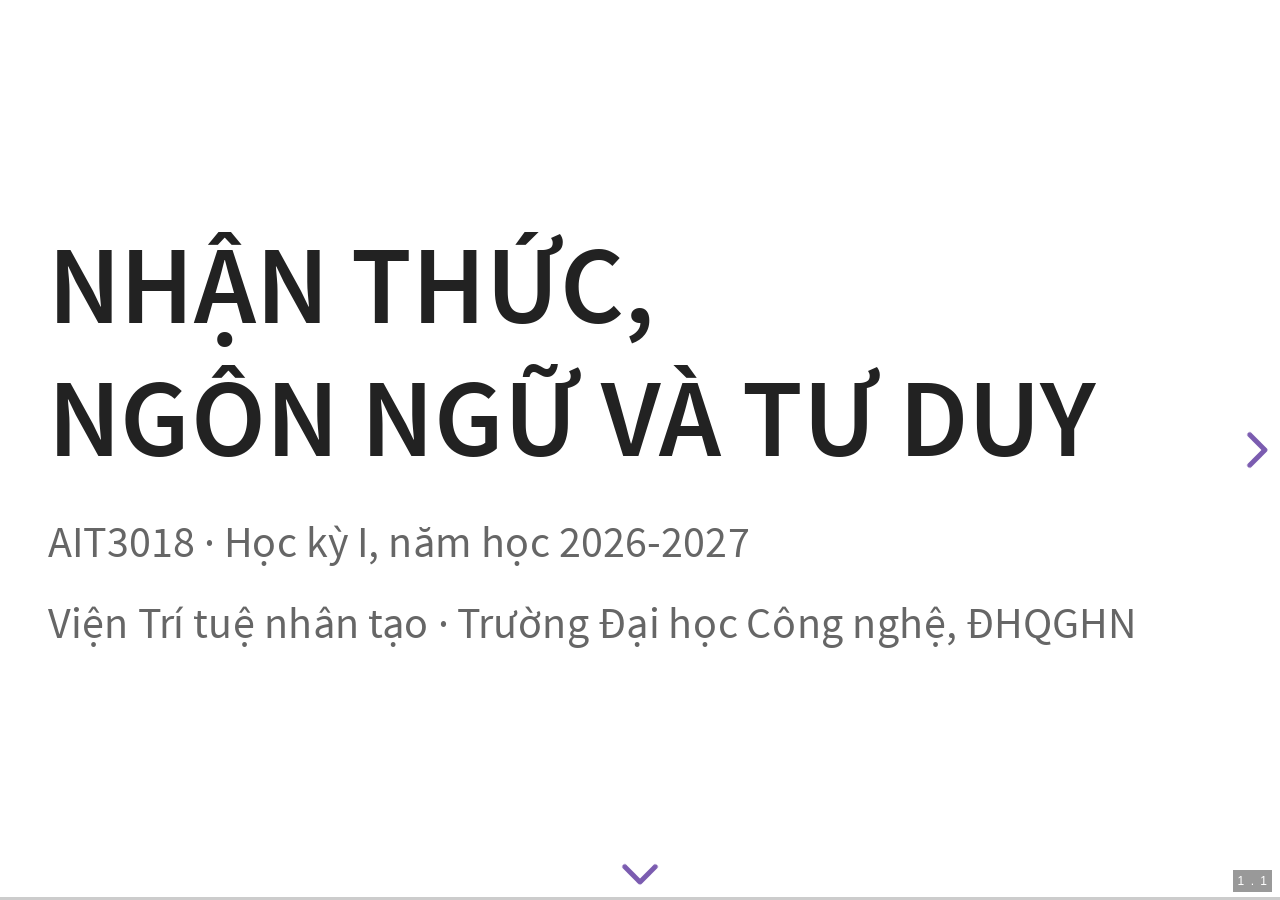
<file: 2627-1/bai-05-hinh-anh-tam-tri-giai-quyet-van-de-suy-luan-ra-quyet-dinh.html>
<!doctype html>
<html lang="vi"><head>
<meta charset="utf-8"><meta name="viewport" content="width=device-width,initial-scale=1">
<meta name="robots" content="noindex,nofollow">
<title>NTNNTD | Bài 5: Hình ảnh tâm trí, giải quyết vấn đề, suy luận và ra quyết định</title>
<link rel="stylesheet" href="revealjs/dist/reset.css"><link rel="stylesheet" href="revealjs/dist/reveal.css">
<link rel="stylesheet" href="revealjs/dist/theme/white.css"><link rel="stylesheet" href="lecture-style.css">
<link rel="stylesheet" href="lecture-05.css"><link rel="icon" href="favicon.svg">
</head><body><div class="reveal lecture-05"><div class="slides">
<section data-part="Mở bài">
<section data-slide-id="1.1" data-origin-slide="1.1">
<h1>Nhận thức,<br>Ngôn ngữ và Tư duy</h1>
<p class="text-light">AIT3018 · Học kỳ I, năm học 2026-2027</p><p class="text-light">Viện Trí tuệ nhân tạo · Trường Đại học Công nghệ, ĐHQGHN</p>

</section>
<section data-slide-id="1.2" data-origin-slide="1.2">
<h1 class="lesson-title"><span class="text-light">Bài 5</span><br>Hình ảnh tâm trí, giải quyết vấn đề,<br>suy luận và ra quyết định</h1>
<div class="question-box"><div class="question-title">Thử ngay</div><div class="question-content"><p>Nhắm mắt, hình dung cửa ra vào nhà bạn. Bản lề nằm bên trái hay bên phải?</p></div></div>

</section>
<section data-slide-id="1.3" data-origin-slide="1.3">
<h2>Thử: nhớ một dãy ký tự</h2>
<p class="text-light">Mỗi dãy hiện 5 giây. Nhìn, rồi viết lại khi dãy biến mất.</p><div class="flash-demo" data-exposure="5000"><div class="flash-screen">· · ·</div><div class="flash-status">Sẵn sàng</div><div class="demo-buttons"><button type="button" data-flash="0912345678">Dãy 1</button><button type="button" data-flash="7X4Q9M2B1K">Dãy 2</button><button type="button" data-flash-reveal disabled>Xem lại</button></div></div><div class="question-box">Hai dãy cùng 10 ký tự. Bạn nhớ dãy nào dễ hơn? Bạn đã nhóm các ký tự thế nào?</div>

</section>
<section data-slide-id="1.4" data-origin-slide="1.4">
<h2>Miller (1956): con số kỳ diệu 7</h2>
<div class="question-box discussion-box"><div class="question-title">Thảo luận 1/4</div><div class="question-content"><ol><li data-question-id="M1">Miller muốn nói gì qua “con số kỳ diệu bảy”? Những loại nhiệm vụ nào cho thấy giới hạn này?</li><li data-question-id="M2">Gộp nhóm (chunking) giúp vượt giới hạn của trí nhớ ngắn hạn như thế nào? Cho một ví dụ trong đời sống hằng ngày.</li><li data-question-id="M3">Phát hiện của Miller liên quan thế nào đến lý thuyết thông tin và khái niệm “bit” thông tin?</li><li data-question-id="M4">Theo bạn, quy tắc 7±2 có phổ quát không, hay dung lượng trí nhớ có thể khác nhau giữa các cá nhân, các nền văn hóa hoặc các kênh giác quan (ví dụ: nghe so với nhìn)?</li></ol></div></div>

</section>
<section data-slide-id="1.5" data-origin-slide="1.5">
<h2>Miller: nghiên cứu sau này và AI</h2>
<div class="question-box discussion-box"><div class="question-title">Thảo luận 2/4</div><div class="question-content"><ol><li data-question-id="M5">Các nghiên cứu sau này (như mô hình 4±1 của Cowan) đã ủng hộ hay thách thức kết luận của Miller như thế nào?</li><li data-question-id="M6">Gộp nhóm có thể so sánh với nén dữ liệu hoặc học biểu diễn (representation learning) trong các hệ thống AI theo những cách nào?</li><li data-question-id="M7">Công nghệ hiện đại (điện thoại thông minh, trợ lý số) có thể ảnh hưởng đến đòi hỏi đối với trí nhớ làm việc của chúng ta ra sao?</li><li data-question-id="M8">Nếu được lặp lại nghiên cứu của Miller ngày nay, bạn sẽ thiết kế thế nào để kiểm tra trí nhớ trong thời đại số?</li></ol></div></div>

</section>
<section data-slide-id="1.6" data-origin-slide="1.6">
<h2>Thử: bốn lá bài</h2>
<div data-demo="wason-abstract"><p class="rule-line">Mỗi lá: một mặt là chữ cái, mặt kia là chữ số.<br><strong>Quy tắc:</strong> nếu một mặt là nguyên âm thì mặt kia là số chẵn.</p><div class="card-row"><span>E</span><span>K</span><span>4</span><span>7</span></div><div class="question-box">Phải lật những lá nào, và chỉ những lá nào, để kiểm tra quy tắc này?</div></div>

</section>
<section data-slide-id="1.7" data-origin-slide="1.7">
<h2>Thử: quy tắc uống bia</h2>
<div data-demo="wason-social"><p class="rule-line">Mỗi lá: một mặt là đồ uống, mặt kia là tuổi.<br><strong>Quy tắc của quán:</strong> ai uống bia thì phải từ 18 tuổi trở lên.</p><div class="card-row text-cards"><span>Uống bia</span><span>Uống nước cam</span><span>25 tuổi</span><span>16 tuổi</span></div><div class="question-box">Phải lật những lá nào để kiểm tra quy tắc?</div></div>

</section>
<section data-slide-id="1.8" data-origin-slide="1.8">
<h2>Hai bài, cùng một quy tắc</h2>
<div data-demo="wason-feedback"><table class="compact-table wason-comparison"><thead><tr><th>Cần kiểm</th><th>Chữ và số</th><th>Đồ uống và tuổi</th></tr></thead><tbody><tr><td>P: có điều kiện ở vế đầu</td><td><strong>E</strong>: mặt sau có thể là số lẻ</td><td><strong>Uống bia</strong>: có thể chưa đủ tuổi</td></tr><tr><td>Không Q: không đạt vế sau</td><td><strong>7</strong>: mặt sau có thể là nguyên âm</td><td><strong>16 tuổi</strong>: có thể đang uống bia</td></tr></tbody></table><p class="lead">Quy tắc “nếu P thì Q” bị vi phạm khi <strong>P đúng, Q sai</strong>.</p></div>

</section>
<section data-slide-id="1.9" data-origin-slide="1.9">
<h2>Wason (1968): nhiệm vụ chọn bài</h2>
<div class="question-box discussion-box"><div class="question-title">Thảo luận 3/4</div><div class="question-content"><ol><li data-question-id="W1">Nhiệm vụ chọn bài của Wason là gì, và nó được thiết kế để kiểm tra quá trình suy luận nào?</li><li data-question-id="W2">Vì sao đa số người tham gia làm sai nhiệm vụ ở dạng trừu tượng (chữ cái và chữ số)?</li><li data-question-id="W3">Thiên kiến xác nhận giải thích những lỗi người ta thường mắc như thế nào?</li><li data-question-id="W4">Vì sao người ta làm tốt hơn khi nhiệm vụ được đặt trong bối cảnh xã hội hoặc quen thuộc (ví dụ: quy định về tuổi và việc uống rượu bia)?</li></ol></div></div>

</section>
<section data-slide-id="1.10" data-origin-slide="1.10">
<h2>Wason, tính duy lý và AI</h2>
<div class="question-box discussion-box"><div class="question-title">Thảo luận 4/4</div><div class="question-content"><ol><li data-question-id="W5">Nhiệm vụ này cho thấy điều gì về sự khác nhau giữa suy luận logic và suy luận thực dụng?</li><li data-question-id="W6">Kết quả của Wason thách thức giả định rằng con người là những người tư duy duy lý như thế nào?</li><li data-question-id="W7">Điều này liên hệ thế nào với các hệ thống suy luận AI: chúng xử lý quy tắc và phản ví dụ khác con người ra sao?</li><li data-question-id="W8">Nhiệm vụ của Wason gợi ra những bài học gì cho việc thiết kế AI có thể suy luận minh bạch và tránh thiên kiến?</li></ol></div></div>

</section>
<section data-slide-id="1.11" data-origin-slide="1.11">
<h2>Nội dung buổi học</h2>
<ol><li>Hình ảnh tâm trí</li><li>Giải quyết vấn đề</li><li>Suy luận</li><li>Ra quyết định</li></ol><p class="text-light">Dựng hình trong đầu → tìm đường → rút ra kết luận → chọn hành động</p>

</section>
</section>
<section data-part="Hình ảnh tâm trí">
<section data-slide-id="2.1" data-origin-slide="2.1">
<h1><span class="text-light">1.</span><br>Hình ảnh tâm trí</h1>
<p class="text-light">Mental imagery: dựng lại thế giới trong đầu</p>

</section>
<section data-slide-id="2.2" data-origin-slide="2.2">
<h2>Hình ảnh tâm trí là gì?</h2>
<div class="concept-grid"><div><strong>Hình ảnh tâm trí (mental image)</strong><p>Một biểu diễn hiện lên trong đầu khi vật thật không có mặt.</p></div><div><strong>Năng lực hình dung (mental imagery)</strong><p>Khả năng tạo, giữ và <strong>thao tác</strong> trên trải nghiệm giác quan mà không cần đầu vào từ giác quan.</p></div></div><p class="lead">Nhiều kênh: nhìn, nghe, vận động, ngửi, nếm. Hát thầm một bài hát cũng là hình dung.</p><div class="key-box ai-box"><span class="box-title">Trong AI</span>Mô hình thế giới (world model): robot “tưởng tượng” các trạng thái sắp tới trước khi hành động.</div>

</section>
<section data-slide-id="2.3" data-origin-slide="2.3">
<h2>Từ Aristotle đến thời gian phản ứng</h2>
<div class="timeline"><div><small>Thế kỷ 4 TCN</small><strong>Aristotle</strong><p>Tâm hồn không bao giờ suy nghĩ mà thiếu hình ảnh.</p></div><div><small>Cuối thế kỷ 19</small><strong>Wundt, Titchener, James</strong><p>Đo hình ảnh bằng nội quan (introspection): tự quan sát rồi kể lại.</p></div><div class="dark"><small>1910-1950</small><strong>Watson, chủ nghĩa hành vi</strong><p>Hình ảnh là “huyền thoại của nội quan”; chỉ nghiên cứu hành vi.</p></div><div><small>1960-1970</small><strong>Cách mạng nhận thức</strong><p>Shepard, Kosslyn, Paivio đo hình ảnh bằng thời gian phản ứng.</p></div><div><small>Từ 1990</small><strong>Não bộ và AI</strong><p>Chụp ảnh não; máy chạy thử trước khi làm thật.</p></div></div><div class="question-box">Watson đúng ở điểm nào? Sai ở điểm nào?</div>

</section>
<section data-slide-id="2.4" data-origin-slide="2.4">
<h2>Thử: hai hình có cùng một vật không?</h2>
<div class="figure-pair rotation-pair"><figure class="pair-figure"><img src="assets/lecture-05/rotation-items-top.png" alt="Ba hàng đầu của lưới hình: hai hàng cờ lê và một hàng vòng có hạt, mỗi hàng có hình chuẩn bên trái và các hình đã xoay hoặc lật"></figure><figure class="pair-figure"><img src="assets/lecture-05/rotation-items-bottom.png" alt="Ba hàng cuối của lưới hình: một hàng vòng có hạt và hai hàng khối lập phương ghép, mỗi hàng có hình chuẩn bên trái và các hình đã xoay hoặc lật"></figure></div><div class="question-box">Mỗi hàng: hình nào chỉ là hình đầu hàng xoay đi, hình nào là ảnh gương? Hình nào bạn trả lời chậm hơn?</div>

</section>
<section data-slide-id="2.5" data-origin-slide="2.5">
<h2>Shepard và Metzler (1971): xoay hình trong đầu</h2>
<div class="chart-split"><svg class="rt-chart" viewBox="0 0 520 340" role="img" aria-label="Sơ đồ minh họa: thời gian phản ứng tăng gần tuyến tính theo góc lệch. Không phải dữ liệu gốc.">
<defs><marker id="rt-arrow" viewBox="0 0 10 10" refX="9" refY="5" markerWidth="6" markerHeight="6" orient="auto"><path d="M 1 1 L 9 5 L 1 9 Z" fill="#555"/></marker></defs>
<g stroke="#555" stroke-width="2" fill="none"><path d="M 75 260 H 495" marker-end="url(#rt-arrow)"/><path d="M 75 260 V 25" marker-end="url(#rt-arrow)"/></g>
<g fill="#333" font-size="22" text-anchor="middle">
<text x="85" y="286">0°</text><text x="205" y="286">60°</text><text x="325" y="286">120°</text><text x="445" y="286">180°</text>
<text x="290" y="312">Góc lệch</text>
<text x="29" y="150" transform="rotate(-90 29 150)">Thời gian phản ứng</text></g>
<g class="fragment" data-fragment-index="0"><path d="M 85 230 L 445 50" stroke="#2A7291" stroke-width="5" fill="none"/></g>
<text x="280" y="338" text-anchor="middle" font-size="18" fill="#666">Minh họa xu hướng, không phải số liệu gốc</text>
</svg><div><p><strong>Nhiệm vụ:</strong> hai hình khối 3D là cùng một vật hay ảnh gương?</p><p class="fragment" data-fragment-index="0"><strong>Kết quả:</strong> thời gian phản ứng tăng gần tuyến tính theo góc lệch.</p><p class="fragment" data-fragment-index="1"><strong>Cách giải thích:</strong> người tham gia xoay hình qua các góc trung gian.</p></div></div>

</section>
<section data-slide-id="2.6" data-origin-slide="2.6">
<h2>Quét một bản đồ trong đầu</h2>
<div class="visual-split wider-left"><figure class="side-figure"><img src="assets/lecture-05/kosslyn-map.png" alt="Bản đồ đảo và đồ thị kết quả nghiên cứu quét hình: thời gian phản ứng tăng theo khoảng cách giữa các mốc"></figure><div><p><strong>Kosslyn, Ball và Reiser (1978):</strong> học bản đồ, cất đi, rồi di chuyển một điểm tưởng tượng giữa hai mốc.</p><p><strong>Đọc đồ thị:</strong> trục ngang là khoảng cách; trục dọc là thời gian.</p><p>Quét giữa hai mốc xa nhau mất lâu hơn.</p></div></div>

</section>
<section data-slide-id="2.7" data-origin-slide="2.7">
<h2>Bộ đệm thị giác</h2>
<div class="visual-split wide-left"><figure class="large-figure"><img src="assets/lecture-05/visual-buffer.png" alt="Mô hình bộ đệm thị giác: trí nhớ dài hạn chứa biểu diễn sâu, bộ đệm thị giác hiển thị biểu diễn bề mặt, con mắt tâm trí đọc thông tin từ bộ đệm"></figure><div><table class="compact-table wide-term-table tight-table"><thead><tr><th>Tầng</th><th>Vai trò</th></tr></thead><tbody><tr><td>Biểu diễn sâu <span class="keep">(deep representation)</span></td><td>Tri thức về vật trong trí nhớ dài hạn</td></tr><tr><td>Bộ đệm thị giác <span class="keep">(visual buffer)</span></td><td>Không gian 2D tạm thời để dựng hình</td></tr><tr><td>Biểu diễn bề mặt <span class="keep">(surface representation)</span></td><td>Hình hiện lên, có thể xem, quét, phóng to</td></tr></tbody></table></div></div>

</section>
<section data-slide-id="2.8" data-origin-slide="2.8">
<h2>Nhìn và tưởng tượng trong não</h2>
<figure class="mid-figure"><img src="assets/lecture-05/imagery-fmri.png" alt="Hai hàng ảnh fMRI: hàng trên khi nhìn hình đơn giản, vùng hoạt động rộng; hàng dưới khi nghĩ về hình trong đầu, vùng hoạt động chồng lấn nhưng hẹp và yếu hơn"></figure><p class="lead">Hàng trên: <strong>nhìn</strong> hình. Hàng dưới: <strong>tưởng tượng</strong> hình. Trong hình này, một số vùng hoạt động chồng lấn; tín hiệu khi tưởng tượng yếu hơn.</p>

</section>
<section data-slide-id="2.9" data-origin-slide="2.9">
<h2>Phản biện của Pylyshyn</h2>
<div class="visual-split"><figure class="short-figure"><img src="assets/lecture-05/analog-symbolic.png" alt="Hình con mèo và chữ cat minh họa sự khác nhau giữa giữ bố cục và dùng ký hiệu"></figure><div><p><strong>Pylyshyn:</strong> thông tin có thể được mã hóa bằng <strong>mệnh đề</strong>, chẳng hạn “cây ở phía bắc túp lều”.</p><p><strong>Tri thức ngầm (tacit knowledge):</strong> người tham gia biết di chuyển xa thường mất lâu, nên có thể hình dung theo điều đã biết.</p><p>Cùng một kết quả có thể có nhiều cách giải thích.</p></div></div>

</section>
<section data-slide-id="2.10" data-origin-slide="2.10">
<h2>Tương tự hay mệnh đề?</h2>
<table class="compact-table"><thead><tr><th>Biểu diễn tương tự</th><th>Biểu diễn mệnh đề</th></tr></thead><tbody><tr><td>Giữ quan hệ không gian trong bố cục biểu diễn</td><td>Mã hóa vật và quan hệ bằng các ký hiệu</td></tr><tr><td>Ví dụ: sơ đồ cây cách túp lều một khoảng</td><td>Ví dụ: cách(cây, lều) = 50 m</td></tr><tr><td>Kosslyn dùng kết quả xoay và quét hình để bảo vệ mô hình</td><td>Pylyshyn hỏi vai trò của tri thức và chiến lược làm bài</td></tr></tbody></table><div class="question-box">Kết quả nào khiến bạn nghiêng về một cách giải thích? Bạn muốn kiểm tra thêm điều gì?</div>

</section>
<section data-slide-id="2.11" data-origin-slide="2.11">
<h2>Thuyết mã hóa kép</h2>
<div class="visual-split"><figure class="side-figure"><img src="assets/lecture-05/dual-coding.png" alt="Sơ đồ mã hóa kép: hình ảnh vào hệ phi ngôn ngữ, từ ngữ vào hệ ngôn ngữ, hai hệ nối với nhau và với tri thức"></figure><div><p><strong>Paivio (1971):</strong> hai hệ riêng nhưng nối với nhau: <strong>ngôn ngữ</strong> và <strong>phi ngôn ngữ</strong> (hình ảnh).</p><p>Mã hóa bằng cả hai hệ: hai đường gợi lại, nên dễ nhớ hơn.</p><div class="question-box">Vì sao “quả táo” dễ nhớ hơn <span class="keep">“công lý”?</span></div></div></div>

</section>
<section data-slide-id="2.12" data-origin-slide="2.12">
<h2>Ứng dụng của hình ảnh tâm trí</h2>
<div class="visual-split"><figure class="side-figure"><img src="assets/lecture-05/robot-simulation.png" alt="Sơ đồ robot: hai camera đưa thông tin vào khối mô phỏng nội tại, rồi đánh giá khả năng và ước lượng"></figure><div><div class="concept-grid"><div><strong>Thể thao</strong><p>Tập trong đầu trước khi thi.</p></div><div><strong>Trị liệu</strong><p>Hình dung tình huống khó, tập cách phản ứng.</p></div><div><strong>Thiết kế</strong><p>Thấy trước khi xây.</p></div><div><strong>Robot và AI</strong><p>Mô phỏng nội tại trước khi hành động.</p></div></div></div></div>

</section>
<section data-slide-id="2.13" data-origin-slide="2.13">
<h2>Phổ hình dung: từ rất rõ đến không có hình</h2>
<div class="visual-split"><figure class="side-figure"><img src="assets/lecture-05/aphantasia-test.png" alt="Bài thử: hình dung một quả táo đỏ, chọn mức 1 đến 5, từ rõ như thật đến không có hình; phổ hyperphantasia, phantasia, hypophantasia, aphantasia"></figure><div><p><strong>Thử:</strong> hình dung một quả táo đỏ. Bạn ở mức nào?</p><p><strong>Aphantasia:</strong> không tạo được hình trong đầu; ước lượng khoảng 1-4% dân số.</p><p><strong>Hyperphantasia:</strong> hình rõ như thật.</p></div></div>

</section>
</section>
<section data-part="Giải quyết vấn đề">
<section data-slide-id="3.1" data-origin-slide="3.1">
<h1><span class="text-light">2.</span><br>Giải quyết vấn đề</h1>
<p class="text-light">Problem solving: tìm đường từ chỗ đang đứng tới đích</p>

</section>
<section data-slide-id="3.2" data-origin-slide="3.2">
<h2>Bài toán là một không gian</h2>
<table class="compact-table map-table tight-table"><thead><tr><th>Newell và Simon</th><th>Trong môn tìm kiếm của AI</th></tr></thead><tbody><tr><td>Trạng thái đầu (initial state)</td><td>Trạng thái xuất phát</td></tr><tr><td>Trạng thái đích (goal state)</td><td>Phép kiểm tra đích (goal test)</td></tr><tr><td>Toán tử (operators)</td><td>Hàm sinh trạng thái kế tiếp</td></tr><tr><td>Ràng buộc (constraints)</td><td>Điều kiện hợp lệ của nước đi</td></tr><tr><td>Không gian bài toán (problem space)</td><td>Không gian trạng thái</td></tr></tbody></table><div class="question-box"><div class="question-title">Thử</div><div class="question-content"><p>Mô tả bài toán “từ cổng trường đến phòng 305-B” bằng đủ bốn thành phần.</p></div></div>

</section>
<section data-slide-id="3.3" data-origin-slide="3.3">
<h2>Mô hình của Newell và Simon</h2>
<div class="visual-split"><figure class="side-figure"><img src="assets/lecture-05/newell-simon.png" alt="Sơ đồ người giải bài trong môi trường nhiệm vụ: chuyển đổi đầu vào, biểu diễn nội tại, chọn phương pháp, áp dụng phương pháp, đổi biểu diễn, tri thức chung và kho phương pháp"></figure><div><ol class="component-list"><li>Nhận ra vấn đề</li><li>Biểu diễn vấn đề</li><li>Chọn chiến lược</li><li>Thực hiện</li><li>Đánh giá, sửa nếu cần</li></ol><div class="key-box"><span class="box-title">Các chương trình tiên phong</span>Logic Theorist (1955-1956) của Newell, Shaw và Simon. GPS (1957) ra sau.</div></div></div>

</section>
<section data-slide-id="3.4" data-origin-slide="3.4">
<h2>Bài toán rõ và bài toán mờ</h2>
<div class="visual-split"><figure class="large-figure"><img src="assets/lecture-05/problem-structure.png" alt="Thang bài toán từ có cấu trúc rõ đến mờ cấu trúc"></figure><div><div class="concept-grid stack"><div><strong>Bài toán rõ (well-defined)</strong><p>Mục tiêu, bước đi và tiêu chí kiểm tra lời giải được xác định rõ.</p></div><div><strong>Bài toán mờ (ill-defined)</strong><p>Cần làm rõ thêm mục tiêu, ràng buộc hoặc tiêu chí đánh giá.</p></div></div></div></div>

</section>
<section data-slide-id="3.5" data-origin-slide="3.5">
<h2>Thuật toán, heuristic và loại suy</h2>
<div class="three-cards"><div><strong>Thuật toán (algorithm)</strong><p>Quy trình gồm các bước xác định.<br>Ví dụ: tìm kiếm nhị phân trong danh sách đã sắp xếp.</p></div><div><strong>Heuristic</strong><p>Quy tắc hoặc ước lượng giúp chọn hướng tìm.<br>Ví dụ: ưu tiên ô có vẻ gần đích.</p></div><div><strong>Loại suy (analogy)</strong><p>Dùng quan hệ giữa hai bài toán để chuyển cách giải từ bài đã biết.</p></div></div><p class="lead">Một thuật toán có thể dùng heuristic: <strong>A*</strong> là một ví dụ.</p>

</section>
<section data-slide-id="3.6" data-origin-slide="3.6">
<h2>Thử: bài toán khối u</h2>
<div class="story-box">Một bệnh nhân có khối u trong dạ dày, không mổ được. Có một loại tia diệt được khối u, nhưng tia đủ mạnh sẽ phá cả mô lành trên đường đi. Tia yếu thì an toàn cho mô lành, nhưng không diệt được khối u. <strong>Làm thế nào?</strong></div><div class="story-box fragment">Một vị tướng muốn chiếm pháo đài ở giữa vùng đất. Nhiều con đường dẫn tới pháo đài, đường nào cũng gài mìn: đại quân đi qua là nổ. Ông chia quân thành nhiều toán nhỏ, mỗi toán một đường, cùng đến pháo đài một lúc.</div>

</section>
<section data-slide-id="3.7" data-origin-slide="3.7">
<h2>Loại suy: Gick và Holyoak (1980)</h2>
<div class="visual-split"><figure class="side-figure"><img src="assets/lecture-05/tumor-solution.png" alt="Lời giải bài toán khối u: nhiều tia yếu từ nhiều hướng hội tụ tại khối u, như quân lính tiến vào pháo đài từ nhiều đường"></figure><div><p><strong>Kết quả:</strong> đọc chuyện vị tướng trước, nhưng <strong>không được gợi ý</strong>, rất ít người tự dùng nó.</p><p>Được gợi ý “hãy nghĩ tới câu chuyện”, đa số giải được.</p><div class="key-box">Khó không phải ở việc có kiến thức, mà ở việc nhận ra kiến thức nào dùng được.</div></div></div>

</section>
<section data-slide-id="3.8" data-origin-slide="3.8">
<h2>Mục tiêu con và bừng hiểu</h2>
<div class="visual-split"><figure class="side-figure"><img src="assets/lecture-05/hanoi.png" alt="Tháp Hà Nội: dọn đĩa nhỏ sang cọc phụ để chuyển đĩa lớn tới cọc đích"></figure><div><div class="concept-grid stack"><div><strong>Phân tích phương tiện - mục tiêu (means-ends analysis)</strong><p>So sánh hiện tại với đích. Đặt mục tiêu con để thực hiện bước cần thiết.</p></div><div><strong>Bừng hiểu và ấp ủ ý tưởng</strong><p><strong>Bừng hiểu (insight):</strong> đột nhiên nhận ra cách giải.<br><strong>Ấp ủ ý tưởng (incubation):</strong> tạm gác bài toán sau khi suy nghĩ, rồi quay lại.</p></div></div></div></div>

</section>
<section data-slide-id="3.9" data-origin-slide="3.9">
<h2>Thử: ba bình nước</h2>
<p class="lead">Dung tích tính bằng lít. Được đổ đầy, đổ hết và rót giữa các bình. Lấy <strong>đúng</strong> lượng nước ở cột cuối.</p><table class="compact-table jar-table"><thead><tr><th>Bài</th><th>A</th><th>B</th><th>C</th><th>Cần lấy</th></tr></thead><tbody><tr><td>1</td><td>21</td><td>127</td><td>3</td><td>100</td></tr><tr><td>2</td><td>14</td><td>163</td><td>25</td><td>99</td></tr><tr><td>3</td><td>18</td><td>43</td><td>10</td><td>5</td></tr><tr><td>4</td><td>9</td><td>42</td><td>6</td><td>21</td></tr><tr><td>5</td><td>20</td><td>59</td><td>4</td><td>31</td></tr></tbody></table><p class="fragment" data-demo="jar-training-rule">Bài 1: <strong>B - A - 2C = 127 - 21 - 6 = 100</strong>.</p>

</section>
<section data-slide-id="3.10" data-origin-slide="3.10">
<h2>Thử: hai bài cuối</h2>
<div data-demo="jar-critical"><table class="compact-table jar-table"><thead><tr><th>Bài</th><th>A</th><th>B</th><th>C</th><th>Cần lấy</th></tr></thead><tbody><tr data-jar-task="6"><td>6</td><td>23</td><td>49</td><td>3</td><td>20</td></tr><tr class="fragment" data-fragment-index="0" data-jar-task="7"><td>7</td><td>28</td><td>76</td><td>3</td><td>25</td></tr></tbody></table><div class="fragment jar-solutions" data-fragment-index="1" data-jar-solutions><p>Bài 6: B - A - 2C = 20; cách ngắn hơn là <strong>A - C = 20</strong>.</p><p>Bài 7: công thức cũ cho 42. Cách giải: <strong>A - C = 25</strong>.</p><p><strong>Lối mòn tư duy (mental set):</strong> tiếp tục cách làm quen dù có cách phù hợp hơn.</p></div></div>

</section>
<section data-slide-id="3.11" data-origin-slide="3.11">
<h2>Lối mòn tư duy và cố định chức năng</h2>
<div class="visual-split wide-left"><figure class="side-figure"><img src="assets/lecture-05/candle-task.png" alt="Cây nến, hộp đinh ghim và bao diêm trên bàn cạnh tường"></figure><div><div class="question-box">Gắn nến lên tường sao cho sáp không nhỏ xuống bàn. Bạn dùng các vật này thế nào?</div><p class="fragment">Dùng <strong>hộp đựng đinh</strong> làm giá đỡ nến.</p></div></div><p class="lead"><strong>Cố định chức năng (functional fixedness):</strong> chỉ nghĩ đến công dụng quen của một vật.</p>

</section>
<section data-slide-id="3.12" data-origin-slide="3.12">
<h2>Tạo nhiều cách, rồi chọn một cách</h2>
<p class="lead">Muốn đỡ cây nến, chiếc hộp còn có thể được dùng như thế nào?</p><div class="concept-grid"><div><strong>Tư duy phân kỳ (divergent thinking)</strong><p>Tạo nhiều phương án: làm giá đỡ, hứng sáp, che gió...</p></div><div><strong>Tư duy hội tụ (convergent thinking)</strong><p>Kiểm tra từng phương án: có gắn được vào tường, giữ nến đứng và hứng sáp không?</p></div></div>

</section>
<section data-slide-id="3.13" data-origin-slide="3.13">
<h2>Chuyên gia và hệ chuyên gia</h2>
<div class="visual-split"><figure class="side-figure"><img src="assets/lecture-05/expert-system.png" alt="Kiến trúc hệ chuyên gia kiểu MYCIN: tri thức từ bác sĩ chuyên gia gồm sự kiện và luật sản xuất, bộ diễn giải luật, dữ liệu bệnh nhân, giải thích cho bác sĩ sử dụng"></figure><div><p><strong>Chuyên gia giỏi hơn nhờ:</strong> gộp cụm (chunking), lược đồ (schema), tự động hóa (automaticity).</p><p><strong>Hệ chuyên gia</strong> (1970-1980): luật “nếu - thì” lấy từ chuyên gia. MYCIN (chẩn đoán nhiễm khuẩn), DENDRAL (phân tích hóa học).</p></div></div>

</section>
</section>
<section data-part="Suy luận">
<section data-slide-id="4.1" data-origin-slide="4.1">
<h1><span class="text-light">3.</span><br>Suy luận</h1>
<p class="text-light">Reasoning: rút ra kết luận từ thông tin đang có</p>

</section>
<section data-slide-id="4.2" data-origin-slide="4.2">
<h2>Duy lý có giới hạn</h2>
<p class="lead">Bạn có 20 phút ăn trưa. Có cần xem hết mọi quán quanh trường?</p><div class="concept-grid"><div><strong>Duy lý có giới hạn (bounded rationality)</strong><p>Simon: việc lựa chọn bị giới hạn bởi thông tin, thời gian và khả năng xử lý.</p></div><div><strong>Chọn phương án đủ tốt (satisficing)</strong><p>Đặt tiêu chí tối thiểu, tìm và dừng khi gặp phương án đáp ứng.</p></div></div><p>Ví dụ: quán cách dưới 5 phút đi bộ, giá dưới 50.000 đồng, có món mình ăn được.</p>

</section>
<section data-slide-id="4.3" data-origin-slide="4.3">
<h2>Diễn dịch và quy nạp</h2>
<table class="compact-table"><thead><tr><th>Kiểu suy luận</th><th>Ví dụ</th><th>Bảo đảm</th></tr></thead><tbody><tr><td><strong>Diễn dịch</strong><br>(deduction)</td><td>Mọi loài thú có vú đều máu nóng. Cá voi là thú có vú. Vậy cá voi máu nóng.</td><td>Nếu tiền đề đúng <strong>và lập luận hợp lệ</strong>, kết luận phải đúng.</td></tr><tr><td><strong>Quy nạp</strong><br>(induction)</td><td>Các con thiên nga đã thấy đều trắng. Dự đoán con tiếp theo cũng trắng.</td><td>Mở rộng từ quan sát đã có; kết luận có thể sai.</td></tr></tbody></table>

</section>
<section data-slide-id="4.4" data-origin-slide="4.4">
<h2>Suy luận điều kiện và suy luận xác suất</h2>
<p class="lead"><strong>Bayes:</strong> cập nhật xác suất của giả thuyết sau khi có bằng chứng.</p><div class="question-box"><div class="question-title">Thử</div><div class="question-content"><p>Bệnh gặp ở 1% số người. Xét nghiệm phát hiện 90% người bệnh, báo nhầm dương tính ở 9% người khỏe. Một người dương tính: khả năng mắc bệnh là bao nhiêu?</p></div></div><div class="fragment"><p>Trong 1.000 người: khoảng <strong>9</strong> người bệnh dương tính và <strong>89</strong> người khỏe dương tính.</p><p class="formula">P(bệnh | dương tính) ≈ 9 / (9 + 89) ≈ <strong>9%</strong></p></div>

</section>
<section data-slide-id="4.5" data-origin-slide="4.5">
<h2>Suy luận nhân quả</h2>
<p class="lead">Ứng dụng gửi nhắc học. Người nhận thông báo làm nhiều bài hơn.</p><table class="compact-table causal-table"><thead><tr><th>Câu hỏi</th><th>Cần phân biệt</th></tr></thead><tbody><tr><td><strong>Quan sát</strong><br>(association)</td><td>Người nhận thông báo có làm nhiều bài hơn không?</td></tr><tr><td><strong>Can thiệp</strong><br>(intervention)</td><td>Nếu chủ động gửi thông báo, số bài làm có tăng không?</td></tr><tr><td><strong>Phản thực</strong><br>(counterfactual)</td><td>Bạn An đã nhận thông báo và làm 5 bài. Nếu hôm đó không nhận, An sẽ làm bao nhiêu?</td></tr></tbody></table>

</section>
<section data-slide-id="4.6" data-origin-slide="4.6">
<h2>Thiên kiến trong suy luận</h2>
<div class="question-box"><div class="question-title">Thử</div><div class="question-content"><p>Mọi loài hoa đều cần nước. Hoa hồng cần nước. Vậy hoa hồng là hoa. <strong>Lập luận có hợp lệ không?</strong></p></div></div><p class="fragment">Cùng dạng: … Cá voi cần nước. Vậy cá voi là hoa. <strong>Không hợp lệ.</strong></p><table class="compact-table fragment wide-term-table tight-table"><thead><tr><th>Lỗi</th><th>Là gì</th></tr></thead><tbody><tr><td>Thiên kiến xác nhận</td><td>Tìm bằng chứng ủng hộ điều mình đã tin</td></tr><tr><td>Thiên kiến niềm tin</td><td>Chấp nhận lập luận vì kết luận nghe đúng</td></tr><tr><td>Khẳng định hậu kiện</td><td>Có “A thì B” và có B, kết luận A</td></tr><tr><td>Phủ định tiền kiện</td><td>Có “A thì B” và không A, kết luận không B</td></tr></tbody></table>

</section>
<section data-slide-id="4.7" data-origin-slide="4.7">
<h2>Thiên kiến từ đâu ra?</h2>
<p class="lead">Nhóm bạn phải chọn thư viện cho một dự án.</p><div class="three-cards"><div><strong>Chú ý và thông tin</strong><p>Chỉ nhớ một bài đánh giá nổi bật, bỏ qua các phép thử khác.</p></div><div><strong>Động cơ và cảm xúc</strong><p>Đã thích một thư viện nên dễ bỏ qua điểm yếu của nó.</p></div><div><strong>Áp lực xã hội</strong><p>Mọi người đều đồng ý, nên bạn ngại nêu kết quả thử trái chiều.</p></div></div><div class="question-box">Bạn sẽ kiểm tra thêm điều gì trước khi nhóm chốt lựa chọn?</div>

</section>
<section data-slide-id="4.8" data-origin-slide="4.8">
<h2>Hai hệ thống tư duy</h2>
<div class="question-box"><div class="question-title">Thử</div><div class="question-content"><p>Bút và tẩy giá tổng cộng 11.000 đồng. Bút đắt hơn tẩy 10.000 đồng. Tẩy giá bao nhiêu?</p></div></div><p class="fragment" data-fragment-index="0">Tẩy <strong>500 đồng</strong>, bút 10.500 đồng: tổng 11.000, chênh 10.000.</p><div class="fragment" data-fragment-index="1"><div class="concept-grid"><div><strong>Hệ 1</strong><p>Nhanh, tự động, ít nỗ lực.<br>Câu trả lời quen dễ xuất hiện ngay.</p></div><div><strong>Hệ 2</strong><p>Có chủ ý, cần chú ý và nỗ lực.<br>Kiểm tra các điều kiện của bài.</p></div></div></div>

</section>
</section>
<section data-part="Ra quyết định">
<section data-slide-id="5.1" data-origin-slide="5.1">
<h1><span class="text-light">4.</span><br>Ra quyết định</h1>
<p class="text-light">Decision making: chọn giữa các phương án khi chưa chắc chắn</p>

</section>
<section data-slide-id="5.2" data-origin-slide="5.2">
<h2>Giá trị tiền kỳ vọng</h2>
<p class="formula">EV = Σ pᵢxᵢ <span class="formula-gloss">· pᵢ: xác suất; xᵢ: số tiền</span></p><svg class="decision-tree" viewBox="0 0 960 445" role="img" aria-label="Cây quyết định nộp cao học hoặc trường nấu ăn, với xác suất được nhận, xác suất có việc và thu nhập."><g fill="none" stroke="#2A7291" stroke-width="2"><path d="M 35 225 H 80 M 80 225 V 115 H 220 M 80 225 V 335 H 220"/><rect x="25" y="215" width="20" height="20" fill="#fff"/><path d="M 220 115 H 310 V 65 H 465 M 310 115 V 165 H 465 M 220 335 H 310 V 285 H 465 M 310 335 V 385 H 465"/><circle cx="220" cy="115" r="7" fill="#fff"/><circle cx="220" cy="335" r="7" fill="#fff"/></g><g class="tree-labels" fill="#333" font-size="24"><text x="18" y="270">Chọn</text><text x="100" y="102" font-weight="700">Cao học</text><text x="90" y="322" font-weight="700">Trường nấu ăn</text><text x="928" y="23" text-anchor="end" font-size="22" fill="#2A7291">Thu nhập</text><text x="385" y="53" text-anchor="middle">Nhận: 0,20</text><path d="M 465 65 H 495 V 43 H 830" stroke="#2A7291" stroke-width="2" fill="none"/><text x="660" y="31" text-anchor="middle">Việc mong muốn: 0,70</text><text x="928" y="55" text-anchor="end" font-weight="700">50.000</text><path d="M 465 65 H 495 V 87 H 830" stroke="#2A7291" stroke-width="2" fill="none"/><text x="660" y="75" text-anchor="middle">Chưa có việc: 0,30</text><text x="928" y="99" text-anchor="end" font-weight="700">0</text><circle cx="465" cy="65" r="7" stroke="#2A7291" stroke-width="2" fill="#fff"/><text x="385" y="153" text-anchor="middle">Trượt: 0,80</text><path d="M 465 165 H 495 V 143 H 830" stroke="#2A7291" stroke-width="2" fill="none"/><text x="660" y="131" text-anchor="middle">Có việc: 0,95</text><text x="928" y="155" text-anchor="end" font-weight="700">10.000</text><path d="M 465 165 H 495 V 187 H 830" stroke="#2A7291" stroke-width="2" fill="none"/><text x="660" y="175" text-anchor="middle">Chưa có việc: 0,05</text><text x="928" y="199" text-anchor="end" font-weight="700">0</text><circle cx="465" cy="165" r="7" stroke="#2A7291" stroke-width="2" fill="#fff"/><text x="385" y="273" text-anchor="middle">Nhận: 0,90</text><path d="M 465 285 H 495 V 263 H 830" stroke="#2A7291" stroke-width="2" fill="none"/><text x="660" y="251" text-anchor="middle">Việc bếp: 0,50</text><text x="928" y="275" text-anchor="end" font-weight="700">20.000</text><path d="M 465 285 H 495 V 307 H 830" stroke="#2A7291" stroke-width="2" fill="none"/><text x="660" y="295" text-anchor="middle">Chưa có việc: 0,50</text><text x="928" y="319" text-anchor="end" font-weight="700">0</text><circle cx="465" cy="285" r="7" stroke="#2A7291" stroke-width="2" fill="#fff"/><text x="385" y="373" text-anchor="middle">Trượt: 0,10</text><path d="M 465 385 H 495 V 363 H 830" stroke="#2A7291" stroke-width="2" fill="none"/><text x="660" y="351" text-anchor="middle">Có việc: 0,95</text><text x="928" y="375" text-anchor="end" font-weight="700">10.000</text><path d="M 465 385 H 495 V 407 H 830" stroke="#2A7291" stroke-width="2" fill="none"/><text x="660" y="395" text-anchor="middle">Chưa có việc: 0,05</text><text x="928" y="419" text-anchor="end" font-weight="700">0</text><circle cx="465" cy="385" r="7" stroke="#2A7291" stroke-width="2" fill="#fff"/></g></svg>

</section>
<section data-slide-id="5.3" data-origin-slide="5.3">
<h2>Thử: chọn vườn ươm nào?</h2>
<p class="lead">Nhóm bạn chỉ nộp được vào <strong>một</strong> vườn ươm.</p><div class="option-pair"><div><strong>Vườn ươm A</strong><p>20% được nhận: 500 triệu.</p><p>80% trượt: 0 đồng.</p></div><div><strong>Vườn ươm B</strong><p>70% được nhận: 120 triệu.</p><p>30% trượt: 0 đồng.</p></div></div><div class="question-box">Tính tiền kỳ vọng của hai phương án. Bạn chọn nơi nào, vì sao?</div><p class="fragment" data-expected-money>EV(A) = <strong>100 triệu</strong> · EV(B) = <strong>84 triệu</strong></p>

</section>
<section data-slide-id="5.4" data-origin-slide="5.4">
<h2>Tiền và lợi ích không tăng giống nhau</h2>
<p class="lead"><strong>Lợi ích kỳ vọng (expected utility):</strong> tính theo giá trị của kết cục với người chọn.</p><p class="formula">EU = Σ pᵢu(xᵢ)</p><p class="lead">Minh họa: u(x) = √x, với x tính bằng triệu đồng.</p><table class="compact-table utility-table"><thead><tr><th>Phương án</th><th>Tiền kỳ vọng EV</th><th>Lợi ích kỳ vọng EU</th></tr></thead><tbody><tr><td>A: 20% nhận 500, còn lại 0</td><td>100 triệu</td><td>0,2√500 ≈ <strong>4,47</strong></td></tr><tr><td>B: 70% nhận 120, còn lại 0</td><td>84 triệu</td><td>0,7√120 ≈ <strong>7,67</strong></td></tr></tbody></table><p class="lead">Với hàm lợi ích này, <strong>B được ưu tiên</strong>.</p>

</section>
<section data-slide-id="5.5" data-origin-slide="5.5">
<h2>Ba heuristic kinh điển</h2>
<table class="compact-table heur-table"><thead><tr><th>Heuristic</th><th>Dựa vào</th><th>Ví dụ</th></tr></thead><tbody><tr><td>Sẵn có<br>(availability)</td><td>Điều dễ nhớ ra</td><td>Vừa đọc vài vụ mất dữ liệu nên tưởng sự cố ấy xảy ra rất thường xuyên.</td></tr><tr><td>Đại diện<br>(representativeness)</td><td>Mức giống khuôn mẫu</td><td>Mô tả Linda có vẻ hợp với nhóm “nhân viên ngân hàng và hoạt động nữ quyền”.</td></tr><tr><td>Mỏ neo<br>(anchoring)</td><td>Con số được nêu trước</td><td>Giá chào đầu tiên kéo mức giá mình nghĩ là hợp lý về phía nó.</td></tr></tbody></table>

</section>
<section data-slide-id="5.6" data-origin-slide="5.6">
<h2>Thuyết triển vọng</h2>
<div class="visual-split"><figure class="side-figure"><img src="assets/lecture-05/prospect.png" alt="Hàm giá trị quanh điểm tham chiếu: phía mất dốc hơn phía được và độ nhạy giảm dần"></figure><div><div class="question-box"><div class="question-title">Thử</div><div class="question-content"><p>Đồng xu công bằng: sấp mất 100.000 đồng. Ngửa phải được ít nhất bao nhiêu để bạn nhận chơi?</p></div></div><div class="fragment"><p><strong>Né mất mát (loss aversion):</strong> một khoản mất có thể tác động mạnh hơn khoản được cùng mức.</p><p>Kahneman và Tversky (1979): đánh giá được/mất quanh một <strong>điểm tham chiếu</strong>.</p></div></div></div>

</section>
<section data-slide-id="5.7" data-origin-slide="5.7">
<h2>Hiệu ứng đóng khung</h2>
<div class="visual-split wide-left"><figure class="large-figure"><img src="assets/lecture-05/framing.png" alt="Cùng tỷ lệ chất béo được mô tả theo phần có và không có chất béo; cốc đầy và vơi một nửa"></figure><div><p>Cùng dữ kiện, đổi cách trình bày:</p><p><strong>90% sống sót sau một tháng</strong><br>hay<br><strong>10% tử vong trong một tháng</strong>.</p><div class="question-box">Hai mô tả tương đương, nhưng có tạo cùng cảm giác khi lựa chọn không?</div></div></div>

</section>
<section data-slide-id="5.8" data-origin-slide="5.8">
<h2>Thiên kiến khi ra quyết định</h2>
<div class="three-cards"><div><strong>Chi phí chìm (sunk cost)</strong><p>Tiếp tục vì đã lỡ bỏ nhiều tiền, công sức. “Đã tốn sáu tháng rồi, bỏ sao được.”</p></div><div><strong>Tự tin thái quá (overconfidence)</strong><p>Đánh giá quá cao hiểu biết, độ chính xác hay khả năng kiểm soát của mình.</p></div><div><strong>Ảo tưởng kiểm soát (illusion of control)</strong><p>Tin mình tác động được kết quả ngẫu nhiên: ném xúc xắc mạnh tay để ra số lớn.</p></div></div><div class="question-box">Dự án nhóm đã làm 6 tháng, demo vẫn không chạy. Cái gì <strong>nên</strong> và <strong>không nên</strong> tính khi quyết định làm tiếp?</div>

</section>
<section data-slide-id="5.9" data-origin-slide="5.9">
<h2>Cảm xúc dẫn đường cho lý trí</h2>
<div class="visual-split"><figure class="side-figure"><img src="assets/lecture-05/somatic-marker.png" alt="Mô hình chỉ dấu cơ thể của Damasio gồm vòng cơ thể và vòng mô phỏng trạng thái cơ thể"></figure><div><p><strong>Giả thuyết chỉ dấu cơ thể (somatic marker), Damasio (1994):</strong> tín hiệu cảm xúc giúp đánh giá và ưu tiên các phương án.</p><p>Một số bệnh nhân tổn thương vùng trán vẫn làm tốt bài kiểm tra trí tuệ nhưng gặp khó khăn khi quyết định trong đời sống.</p></div></div>

</section>
<section data-slide-id="5.10" data-origin-slide="5.10">
<h2>Lựa chọn của ai, giá trị của ai?</h2>
<p class="lead"><strong>Moral Machine (2018):</strong> khoảng 40 triệu lựa chọn trong các tình huống xe tự lái giả định.</p><div class="concept-grid"><div><strong>Khảo sát</strong><p>Người tham gia ưu tiên ai? Các nhóm có giống nhau không?</p></div><div><strong>Thiết kế hệ thống</strong><p>Nên dùng nguyên tắc nào? Ai chịu trách nhiệm và ai có quyền phản đối?</p></div></div><div class="question-box">Một phương án được đa số chọn có đủ để trở thành quy tắc cho xe tự lái không?</div><p class="caption"><a href="https://www.nature.com/articles/s41586-018-0637-6">Awad và cộng sự (2018) · The Moral Machine experiment</a></p>

</section>
<section data-slide-id="5.11" data-origin-slide="5.11">
<h2>Học từ kết quả khác dự đoán</h2>
<p class="lead">Bạn dự đoán một quán mới đáng <strong>5/10</strong>, ăn xong chấm <strong>8/10</strong>.</p><p class="formula">Sai số dự đoán = 8 - 5 = <strong>+3</strong></p><div class="concept-grid"><div><strong>Ở người và động vật</strong><p>Kết quả bất ngờ giúp điều chỉnh kỳ vọng. Một số tín hiệu dopamine phù hợp với sai số dự đoán phần thưởng.</p></div><div><strong>Trong học tăng cường (RL)</strong><p>Tác tử dùng phản hồi để cập nhật giá trị và cách chọn hành động.</p></div></div><p class="fragment">Ví dụ cập nhật đơn giản: 5 + 0,2 × 3 = <strong>5,6</strong>.</p>

</section>
</section>
<section data-part="Kết">
<section data-slide-id="6.1" data-origin-slide="6.1">
<h2>Bốn chặng, một vòng</h2>
<table class="compact-table tight-table"><thead><tr><th>Chủ đề</th><th>Câu hỏi vừa học</th><th>Liên hệ với AI</th></tr></thead><tbody><tr><td>Hình ảnh tâm trí</td><td>Thông tin được biểu diễn và biến đổi thế nào?</td><td>Biểu diễn không gian, mô phỏng</td></tr><tr><td>Giải quyết vấn đề</td><td>Từ trạng thái hiện tại tới đích bằng cách nào?</td><td>Tìm kiếm và lập kế hoạch</td></tr><tr><td>Suy luận</td><td>Bằng chứng cho phép kết luận điều gì?</td><td>Logic, xác suất và nhân quả</td></tr><tr><td>Ra quyết định</td><td>Chọn theo xác suất và giá trị nào?</td><td>Hàm mục tiêu và học từ phản hồi</td></tr></tbody></table>

</section>
<section data-slide-id="6.2" data-origin-slide="6.2">
<h2>Quiz cuối buổi 5</h2>
<p>Mở <strong>Quiz cuối buổi 5</strong> trên Canvas.</p><p>8 câu về hình ảnh tâm trí, giải quyết vấn đề và ra quyết định. Làm một lần.</p>

</section>
<section data-slide-id="6.3" data-origin-slide="6.3">
<h2>Bài đọc trước Buổi 6</h2>
<ul><li><strong>Newell, Shaw và Simon (1958):</strong> <em>Elements of a Theory of Human Problem Solving.</em></li><li>Làm <strong>Quiz bài đọc 5</strong> trước 23:59 thứ Ba, 20/10/2026.</li></ul><p>Đọc kỹ: ba giả định về hệ xử lý thông tin; kết quả thí nghiệm với Logic Theorist; các mục về lối mòn và bừng hiểu.</p><div class="question-box"><div class="question-title">Câu hỏi mang tới buổi sau</div><div class="question-content"><p>Nếu suy nghĩ chỉ là thao tác trên ký hiệu, thì còn thiếu gì?</p></div></div>

</section>
</section>
<div class="footer">NTNNTD (2627-1) · Bài 5</div>
</div></div>
<script src="revealjs/dist/reveal.js"></script>
<script>Reveal.initialize({width:960,height:700,controlsLayout:"edges",slideNumber:true,hashOneBasedIndex:true,hash:true,plugins:[]});</script>
<script src="lecture-05.js"></script>
</body></html>
</file>
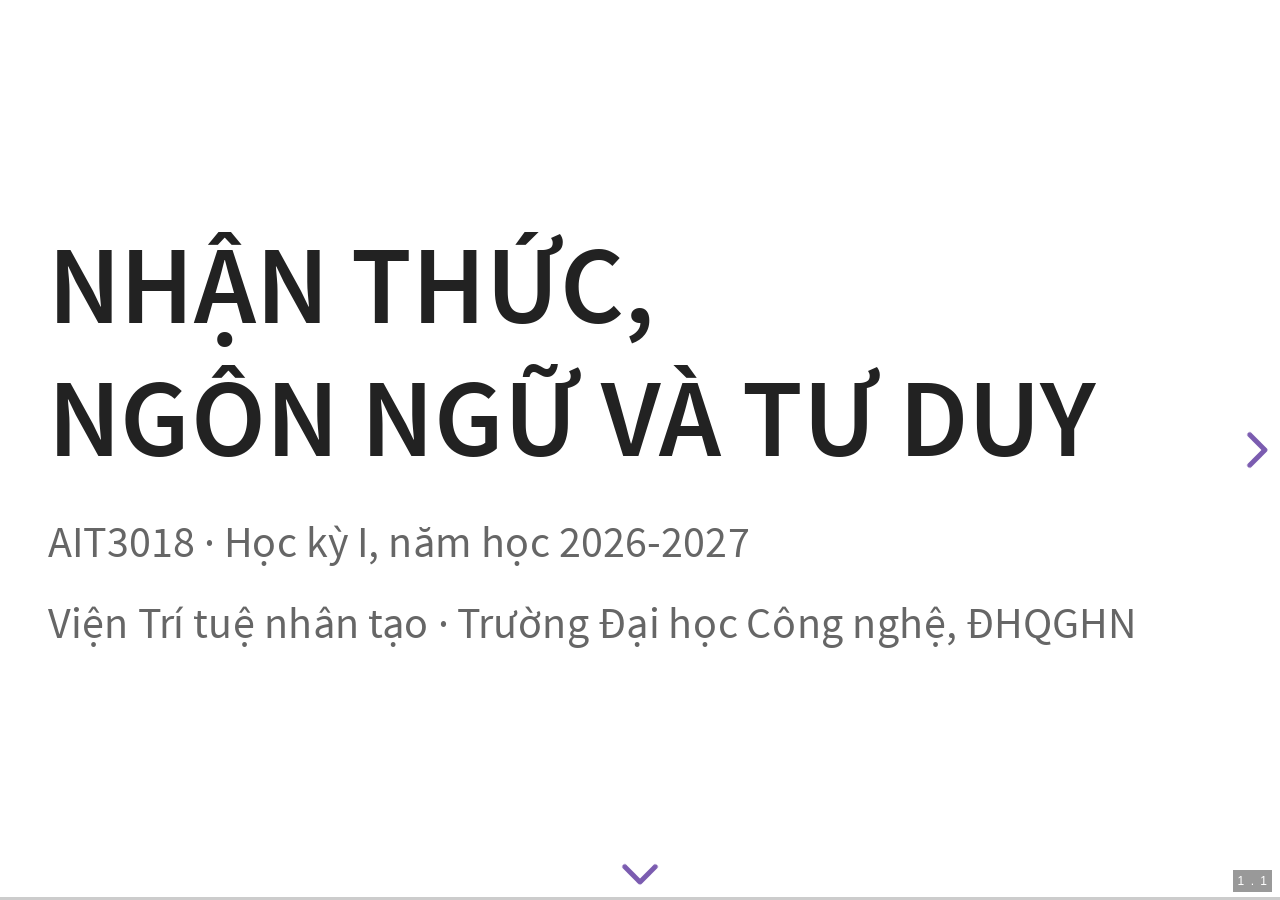
<file: 2627-1/bai-06-cam-xuc-tri-thong-minh-sang-tao.html>
<!doctype html>
<html lang="vi"><head>
<meta charset="utf-8"><meta name="viewport" content="width=device-width,initial-scale=1">
<meta name="robots" content="noindex,nofollow">
<title>NTNNTD | Bài 6: Cảm xúc, trí thông minh và sáng tạo</title>
<link rel="stylesheet" href="revealjs/dist/reset.css"><link rel="stylesheet" href="revealjs/dist/reveal.css">
<link rel="stylesheet" href="revealjs/dist/theme/white.css"><link rel="stylesheet" href="lecture-style.css">
<link rel="stylesheet" href="lecture-06.css"><link rel="icon" href="favicon.svg">
</head><body><div class="reveal lecture-06"><div class="slides">
<section data-part="Mở bài">
<section data-slide-id="1.1" data-origin-slide="1.1">
<h1>Nhận thức,<br>Ngôn ngữ và Tư duy</h1>
<p class="text-light">AIT3018 · Học kỳ I, năm học 2026-2027</p><p class="text-light">Viện Trí tuệ nhân tạo · Trường Đại học Công nghệ, ĐHQGHN</p>

</section>
<section data-slide-id="1.2" data-origin-slide="1.2">
<h1 class="lesson-title"><span class="text-light">Bài 6</span><br>Cảm xúc, trí thông minh<br>và sáng tạo</h1>
<div class="question-box"><div class="question-title">Câu hỏi</div><div class="question-content"><p>Hai đề tài đồ án có điều kiện như nhau. Bạn chọn bằng cách nào?</p></div></div>

</section>
<section data-slide-id="1.3" data-origin-slide="1.3">
<h2>Logic Theorist trong bài đọc</h2>
<div class="question-box"><div class="question-title">Bài đọc tuần trước</div><div class="question-content"><p>Đoán xem: trong 52 định lý, chương trình chứng minh được bao nhiêu?</p></div></div><div class="fact-row fragment"><div><strong>38 / 52</strong>định lý ở Chương 2 của <em>Principia Mathematica</em></div><div><strong>3 lượt chạy</strong>Xóa các định lý đã chứng minh thì thất bại; cho thêm một định lý gợi ý thì lại làm được</div><div><strong>Vài phút</strong>so với “hàng trăm, thậm chí hàng nghìn năm” nếu vét cạn mọi khả năng</div></div><p class="term-note fragment">Newell, Shaw và Simon (1958). Bài không có người tham gia: bằng chứng là một chương trình chạy được.</p>

</section>
<section data-slide-id="1.4" data-origin-slide="1.4">
<h2>Thảo luận: cách giải bài</h2>
<div class="question-box discussion-box"><div class="question-title">Thảo luận 1/2</div><div class="question-content"><ol><li data-question-id="N1" value="1">“Không gian bài toán” (problem space) là gì, và nó biểu diễn quá trình giải quyết vấn đề của con người như thế nào trong lý thuyết của Newell và Simon?</li><li data-question-id="N2" value="2">Các tác giả phân biệt thuật toán (algorithm) và heuristic trong giải quyết vấn đề như thế nào?</li><li data-question-id="N3" value="3">“Phân tích phương tiện - mục tiêu” (means-ends analysis) là gì, và vì sao nó được xem là một heuristic trung tâm trong tư duy con người?</li><li data-question-id="N4" value="4">Lý thuyết về giải quyết vấn đề của con người giống hoạt động của một chương trình máy tính ở những điểm nào?</li></ol></div></div><p class="term-note">Bài 1958 chưa dùng hai cụm “problem space” và “means-ends analysis”; chúng xuất hiện ở các công trình sau (GPS; Newell và Simon, 1972).</p>

</section>
<section data-slide-id="1.5" data-origin-slide="1.5">
<h2>Thảo luận: bằng chứng và phê phán</h2>
<div class="question-box discussion-box"><div class="question-title">Thảo luận 2/2</div><div class="question-content"><ol><li data-question-id="N5" value="5">Giới hạn của trí nhớ và sự chú ý ở con người ảnh hưởng thế nào đến cách người ta tìm kiếm trong một không gian bài toán?</li><li data-question-id="N6" value="6">Newell và Simon đã dùng bằng chứng nào để ủng hộ nhận định rằng giải quyết vấn đề có thể được mô hình hóa như một hệ xử lý thông tin?</li><li data-question-id="N7" value="7">Những hạn chế hoặc phê phán chính đối với việc xem tư duy con người thuần túy là thao tác trên ký hiệu là gì?</li><li data-question-id="N8" value="8">Khung lý thuyết của Newell và Simon đã ảnh hưởng thế nào đến trí tuệ nhân tạo hoặc tâm lý học nhận thức hiện đại?</li></ol></div></div>

</section>
<section data-slide-id="1.6" data-origin-slide="1.6">
<h2>Nội dung buổi học</h2>
<ol><li>Cảm xúc và động lực</li><li>Trí thông minh</li><li>Sáng tạo</li><li>Siêu trí tuệ</li></ol><p class="text-light">Điều gì đáng làm → đo năng lực bằng gì → cái mới đến từ đâu → nếu máy vượt người</p>

</section>
</section>
<section data-part="Cảm xúc và động lực">
<section data-slide-id="2.1" data-origin-slide="2.1">
<h1><span class="text-light">1.</span><br>Cảm xúc và động lực</h1>
<p class="text-light">Emotion and motivation: cái gì cho ta biết điều gì đáng làm?</p>

</section>
<section data-slide-id="2.2" data-origin-slide="2.2">
<h2>Ba thành phần của cảm xúc</h2>
<div class="concept-grid three"><div><strong>Sinh lý (physiological)</strong><p>Tim đập, hormone, hệ thần kinh tự chủ.</p></div><div><strong>Nhận thức (cognitive)</strong><p>Cách đánh giá tình huống và trải nghiệm chủ quan.</p></div><div><strong>Hành vi (behavioral)</strong><p>Nét mặt, giọng nói, cử chỉ, xu hướng hành động.</p></div></div><div class="question-box"><div class="question-title">Câu hỏi</div><div class="question-content"><p>6:30, bạn đang đi học thì gặp một đoạn tắc đường dài. 7:00 có bài kiểm tra. Mỗi thành phần biểu hiện thế nào?</p></div></div>

</section>
<section data-slide-id="2.3" data-origin-slide="2.3">
<h2>Cảm xúc, cảm nhận, tâm trạng</h2>
<table class="compact-table"><thead><tr><th></th><th>Cảm xúc<br>(emotion)</th><th>Cảm nhận<br>(feeling)</th><th>Tâm trạng<br>(mood)</th></tr></thead><tbody><tr><td><strong class="keep">Đặc điểm</strong></td><td>Phản ứng trước một sự việc</td><td>Trải nghiệm chủ quan về trạng thái của mình</td><td>Sắc thái cảm xúc kéo dài</td></tr><tr><td><strong class="keep">Thường gặp</strong></td><td>Ngắn, gắn với sự việc cụ thể</td><td>Nhận ra mình sợ, vui hay bực</td><td>Giờ đến ngày; khó chỉ ra nguyên nhân</td></tr><tr><td><strong>Ví dụ</strong></td><td>giật mình khi còi xe vang</td><td><span class="keep">“mình đang bực”</span></td><td>cáu cả ngày, chuyện nhỏ cũng bực</td></tr></tbody></table><div class="question-box">Trượt học bổng, buồn suốt hai ngày: đó là cảm xúc hay tâm trạng?</div><p class="lead fragment">Lúc nhận tin là <strong>cảm xúc</strong>; buồn lan ra kéo dài thì gần với <strong>tâm trạng</strong>.</p>

</section>
<section data-slide-id="2.4" data-origin-slide="2.4">
<h2>Bốn lý thuyết về cảm xúc</h2>
<div class="question-box"><div class="question-title">Giơ tay</div><div class="question-content"><p>Gặp một con chó đang gầm gừ: tim đập trước, hay thấy sợ trước?</p></div></div><table class="chain-table fragment"><thead><tr><th>Lý thuyết</th><th>Thứ tự</th></tr></thead><tbody><tr><td>Lẽ thường</td><td><div class="chain"><span>Thấy chó</span><i>→</i><span class="feel">Sợ</span><i>→</i><span>Tim đập</span></div></td></tr><tr><td>James-Lange (1884-1885)</td><td><div class="chain"><span>Thấy chó</span><i>→</i><span>Tim đập</span><i>→</i><span class="feel">Sợ</span></div></td></tr><tr><td>Cannon-Bard (1927)</td><td><div class="chain"><span>Thấy chó</span><i>→</i><span>Tim đập</span><i>+</i><span class="feel">Sợ</span><i>(cùng lúc)</i></div></td></tr><tr><td>Schachter-Singer (1962)</td><td><div class="chain"><span>Thấy chó</span><i>→</i><span>Tim đập</span><i>→</i><span class="think">Diễn giải: nguy hiểm</span><i>→</i><span class="feel">Sợ</span></div></td></tr><tr><td>Lazarus (1991)</td><td><div class="chain"><span>Thấy chó</span><i>→</i><span class="think">Đánh giá: nguy hiểm</span><i>→</i><span>Tim đập</span><i>+</i><span class="feel">Sợ</span></div></td></tr></tbody></table>

</section>
<section data-slide-id="2.5" data-origin-slide="2.5">
<h2>Ba cốc cà phê trước giờ thi</h2>
<div class="story-box">Bạn uống ba cốc cà phê rồi vào phòng thi. Tim đập nhanh, tay hơi run. Quên mất tác dụng của cà phê, bạn nghĩ: “Mình lo quá.”</div><div class="question-box"><div class="question-title">Câu hỏi</div><div class="question-content"><p>Lý thuyết nào giải thích rõ nhất? Vì sao các lý thuyết kia khó hơn?</p></div></div><p class="lead fragment"><strong>Schachter và Singer:</strong> kích hoạt đến từ caffeine, nhưng bối cảnh phòng thi cho ta nhãn “lo lắng”.</p><p class="term-note fragment">Thí nghiệm 1962: tiêm epinephrine làm tim đập nhanh, rồi để người tham gia ngồi cạnh một người đang vui đùa hoặc đang bực bội.</p>

</section>
<section data-slide-id="2.6" data-origin-slide="2.6">
<h2>Hai trục của cảm xúc</h2>
<div class="visual-split wide-left"><div class="split-media"><svg class="diagram h380" viewBox="0 0 520 412" role="img" aria-label="Mô hình vòng tròn cảm xúc: trục ngang từ khó chịu đến dễ chịu, trục dọc từ kích hoạt thấp đến kích hoạt cao; giận và sợ ở góc khó chịu, kích hoạt cao; phấn khích và vui ở góc dễ chịu, kích hoạt cao; buồn và chán ở góc khó chịu, kích hoạt thấp; thư thái và mãn nguyện ở góc dễ chịu, kích hoạt thấp.">
<defs><marker id="cx-arrow" viewBox="0 0 10 10" refX="9" refY="5" markerWidth="7" markerHeight="7" orient="auto-start-reverse"><path d="M 1 1 L 9 5 L 1 9 Z" fill="#555"/></marker></defs>
<ellipse cx="260" cy="205" rx="200" ry="150" fill="#f5f1fa" stroke="#d7d1e3" stroke-width="2"/>
<g stroke="#555" stroke-width="2.5" fill="none"><path d="M 60 205 H 460" marker-start="url(#cx-arrow)" marker-end="url(#cx-arrow)"/><path d="M 260 370 V 45" marker-start="url(#cx-arrow)" marker-end="url(#cx-arrow)"/></g>
<g font-family="Source Sans Pro, Arial, sans-serif" font-size="24" fill="#2A7291">
<text x="260" y="30" text-anchor="middle">Kích hoạt cao</text>
<text x="260" y="396" text-anchor="middle">Kích hoạt thấp</text>
<text x="66" y="190">Khó chịu</text>
<text x="454" y="190" text-anchor="end">Dễ chịu</text></g>
<g font-family="Source Sans Pro, Arial, sans-serif" font-size="26" fill="#553582" font-weight="600">
<text x="120" y="110">giận</text><text x="178" y="158">sợ</text>
<text x="300" y="110">phấn khích</text><text x="338" y="160">vui</text>
<text x="118" y="262">buồn</text><text x="160" y="320">chán</text>
<text x="300" y="262">thư thái</text><text x="292" y="320">mãn nguyện</text></g>
</svg></div><div><p><strong>Hóa trị (valence):</strong> dễ chịu hay khó chịu.</p><p><strong>Mức kích hoạt (arousal):</strong> cơ thể bừng lên hay lắng xuống.</p><div class="question-box">Hệ nhận diện cảm xúc nên trả về 7 nhãn, hay 2 con số?</div></div></div>

</section>
<section data-slide-id="2.7" data-origin-slide="2.7">
<h2>Cảm xúc trong não</h2>
<div class="visual-split wide-left"><div class="split-media"><figure class="side-figure"><img src="assets/lecture-06/emotion-networks.jpg" alt="Hai hàng hình não: hàng A tô màu vùng hoạt động khi giận, ghê sợ, sợ, vui, buồn; hàng B vẽ các vùng như những nút nối thành mạng"></figure><figcaption>Từ trái sang: giận, ghê sợ, sợ, vui, buồn. A: vùng hoạt động · B: mạng kết nối giữa các vùng</figcaption></div><div><table class="compact-table small"><thead><tr><th>Vùng</th><th>Vai trò chính</th></tr></thead><tbody><tr><td>Hạch hạnh nhân<br>(amygdala)</td><td>Phát hiện đe dọa; gắn với sợ và giận</td></tr><tr><td>Hồi hải mã<br>(hippocampus)</td><td>Gắn cảm xúc với ký ức và bối cảnh</td></tr><tr><td>Vỏ não trước trán</td><td>Điều tiết, đánh giá lại cảm xúc</td></tr></tbody></table><p class="key-box">Không có một vùng riêng cho mỗi cảm xúc: cảm xúc dựa vào mạng nhiều vùng.</p></div></div>

</section>
<section data-slide-id="2.8" data-origin-slide="2.8">
<h2>Cảm xúc và tư duy tác động hai chiều</h2>
<div class="concept-grid"><div><strong>Cảm xúc → tư duy</strong><p>Kéo chú ý về điều mình quan tâm. Sự kiện xúc động dễ được ghi nhớ. Vui thường làm nghĩ rộng hơn, lo làm tập trung hẹp hơn. Cho tín hiệu giá trị khi lựa chọn (Damasio).</p></div><div><strong>Tư duy → cảm xúc</strong><p>Nghĩ lại về tình huống có thể làm cảm xúc dịu đi. Chánh niệm giúp nhận ra cảm xúc mà không bị cuốn theo.</p></div></div><p class="key-box">Cảm xúc không chỉ là nhiễu: nó giúp ta biết lựa chọn nào đáng cân nhắc.</p>

</section>
<section data-slide-id="2.9" data-origin-slide="2.9">
<h2>Ba kiểu đồng cảm</h2>
<table class="compact-table"><thead><tr><th></th><th>Đồng cảm nhận thức</th><th>Đồng cảm cảm xúc</th><th>Đồng cảm trắc ẩn</th></tr></thead><tbody><tr><td><strong class="keep">Câu nói</strong></td><td>“Mình hiểu vì sao bạn lo.”</td><td>“Mình thấy buồn cùng bạn.”</td><td>“Mình muốn giúp bạn.”</td></tr><tr><td><strong>Ví dụ</strong></td><td>Hiểu vì sao đồng đội căng thẳng trước buổi bảo vệ</td><td>Nặng lòng khi nghe bạn kể chuyện buồn</td><td>Nhận bớt việc để bạn có thời gian lo chuyện gia đình</td></tr></tbody></table><div class="question-box">Một chatbot chăm sóc khách hàng có thể có kiểu đồng cảm nào?</div>

</section>
<section data-slide-id="2.10" data-origin-slide="2.10">
<h2>Động lực</h2>
<p class="lead"><strong>Động lực (motivation):</strong> các yếu tố bên trong và bên ngoài <strong>khởi động</strong>, <strong>định hướng</strong> và <strong>duy trì</strong> hành vi.</p><div class="concept-grid"><div><strong>Nội sinh (intrinsic)</strong><p>Làm vì chính việc đó thú vị: tò mò, thích thú.</p></div><div><strong>Ngoại sinh (extrinsic)</strong><p>Làm vì kết quả bên ngoài: điểm, tiền thưởng, tránh bị phạt.</p></div></div><p>Nhu cầu sinh học như <strong>đói, khát, buồn ngủ</strong> cũng thúc đẩy hành vi.</p><p class="small-note">Ba lý thuyết: giảm xung lực (Hull) · mức kích thích tối ưu · tháp nhu cầu (Maslow).</p>

</section>
<section data-slide-id="2.11" data-origin-slide="2.11">
<h2>Tháp nhu cầu của Maslow</h2>
<div class="visual-split wide-left"><div class="split-media"><div class="pyramid"><div class="l6">6. Siêu việt</div><div class="l5">5. Tự hiện thực hóa</div><div class="l4">4. Được tôn trọng</div><div class="l3">3. Yêu thương và thuộc về</div><div class="l2">2. An toàn</div><div class="l1">1. Sinh lý: ăn, uống, ngủ</div></div></div><div><p><strong>Siêu việt:</strong> hướng tới điều lớn hơn bản thân.</p><p>Bài báo năm 1943 có <strong>năm</strong> bậc; bậc <strong>siêu việt</strong> được bổ sung trong các bài viết về sau.</p><p>Các nhu cầu khá phổ quát, nhưng thứ tự <strong>không cứng nhắc</strong> như hình tháp gợi ý.</p></div></div>

</section>
<section data-slide-id="2.12" data-origin-slide="2.12">
<h2>Phần thưởng và động lực</h2>
<div class="concept-grid"><div><strong>Trong não</strong><p>Với một số nơ-ron tiết dopamine:<br>• Thưởng tốt hơn mong đợi: <strong>tăng phát xung</strong>.<br>• Đúng như mong đợi: <strong>ít thay đổi</strong>.<br>• Thưởng kém hơn mong đợi: <strong>giảm phát xung</strong>.<br>Đó là tín hiệu <strong>sai số dự báo phần thưởng</strong>.</p></div><div><strong>Trong học TD (temporal difference)</strong><p>So giá trị đã dự đoán với <strong>phần thưởng vừa nhận + giá trị dự đoán tiếp theo</strong>.<br><span class="td-formula">\[\delta = r + \gamma V(s^{\prime}) - V(s)\]</span></p></div></div><div class="question-box">Ứng dụng học tiếng Anh dùng chuỗi ngày học, huy hiệu, bảng xếp hạng. Đó là động lực loại gì? Có rủi ro gì?</div>

</section>
<section data-slide-id="2.13" data-origin-slide="2.13">
<h2>Giấc ngủ và giấc mơ</h2>
<div class="visual-split wide-left"><div class="split-media"><figure class="side-figure"><img src="assets/lecture-06/dream-roles.jpg" alt="Tranh minh họa một cô gái đang ngủ, phía trên là bốn bong bóng: củng cố ký ức, xử lý cảm xúc, bộc lộ mong muốn sâu kín, tập đối mặt nguy hiểm"></figure></div><div><p><strong>Giấc ngủ REM</strong> (chuyển động mắt nhanh): khoảng <strong>20-25%</strong> thời gian ngủ ở người trưởng thành; giấc mơ thường rõ nét.</p><p>REM gắn với <strong>giấc mơ</strong> và được cho là góp phần <strong>xử lý ký ức cảm xúc</strong>.</p><p class="small-note">Bốn vai trò trong hình có mức bằng chứng khác nhau.</p></div></div>

</section>
<section data-slide-id="2.14" data-origin-slide="2.14">
<h2>Khi giấc ngủ trục trặc</h2>
<table class="compact-table"><thead><tr><th>Rối loạn</th><th>Biểu hiện ban đêm</th><th>Ảnh hưởng ban ngày</th></tr></thead><tbody><tr><td>Mất ngủ <span class="keep">(insomnia)</span></td><td>Khó ngủ, thức giữa đêm, dậy quá sớm</td><td>Mệt, giảm chú ý, nhớ kém, dễ cáu, dễ mắc lỗi</td></tr><tr><td>Ngưng thở khi ngủ do tắc nghẽn<br>(obstructive<br><span class="keep">sleep apnea)</span></td><td>Đường thở bị hẹp hoặc tắc nhiều lần; thường ngáy to</td><td>Buồn ngủ, khó tập trung</td></tr><tr><td>Ác mộng lặp lại</td><td>Hay gặp hơn ở người có PTSD, lo âu, trầm cảm</td><td>Ngủ kém làm triệu chứng nặng hơn, tạo vòng lặp</td></tr></tbody></table>

</section>
<section data-slide-id="2.15" data-origin-slide="2.15">
<h2>Tam giác tình yêu của Sternberg</h2>
<svg class="diagram love-triangle" viewBox="0 0 1000 500" role="img" aria-label="Bảy kiểu tình yêu của Sternberg. Quý mến: chỉ thân mật. Say nắng: chỉ đam mê. Tình yêu rỗng: chỉ cam kết. Lãng mạn: thân mật và đam mê. Bạn đời: thân mật và cam kết. Mù quáng: đam mê và cam kết. Trọn vẹn: cả ba thành phần.">
<polygon points="500,145 200,365 800,365" fill="#f5f1fa" stroke="#6D4AA8" stroke-width="4" stroke-linejoin="round"/>
<g fill="#6D4AA8"><circle cx="500" cy="145" r="6"/><circle cx="200" cy="365" r="6"/><circle cx="800" cy="365" r="6"/></g>
<g font-family="Source Sans Pro, Arial, sans-serif" text-anchor="middle">
<g fill="#553582" font-size="30" font-weight="700">
<text x="500" y="30">Quý mến</text>
<text x="165" y="190">Tình yêu lãng mạn</text>
<text x="835" y="190">Tình yêu bạn đời</text>
<text x="500" y="230">Trọn vẹn</text>
<text x="165" y="400">Say nắng</text>
<text x="500" y="400">Tình yêu mù quáng</text>
<text x="835" y="400">Tình yêu rỗng</text></g>
<g fill="#555" font-size="26">
<text x="500" y="70">(Liking)</text>
<text x="165" y="230">(Romantic love)</text>
<text x="835" y="230">(Companionate love)</text>
<text x="500" y="270">(Consummate love)</text>
<text x="165" y="440">(Infatuation)</text>
<text x="500" y="440">(Fatuous love)</text>
<text x="835" y="440">(Empty love)</text></g>
<g fill="#2A7291" font-size="26">
<text x="500" y="110">Chỉ thân mật (intimacy)</text>
<text x="165" y="270">Thân mật + đam mê</text>
<text x="835" y="270">Thân mật + cam kết</text>
<text x="500" y="310">Thân mật + đam mê</text>
<text x="500" y="350">+ cam kết</text>
<text x="165" y="480">Chỉ đam mê (passion)</text>
<text x="500" y="480">Đam mê + cam kết</text>
<text x="835" y="480">Chỉ cam kết (commitment)</text></g></g>
</svg><p class="small-note">Sternberg (1986): các kiểu tình yêu từ sự kết hợp của ba thành phần.</p>

</section>
<section data-slide-id="2.16" data-origin-slide="2.16">
<h2>Sức khỏe tâm thần</h2>
<div class="concept-grid"><div><strong>Sức khỏe tâm thần</strong><p>Trạng thái an lành giúp ta ứng phó với căng thẳng thường ngày, phát huy khả năng, học và làm việc tốt, đóng góp cho cộng đồng (WHO).</p></div><div><strong>Bệnh tâm thần</strong><p>Rối loạn đáng kể về suy nghĩ, cảm xúc hoặc hành vi, gây đau khổ hoặc làm giảm khả năng sinh hoạt.</p></div></div><p class="key-box">Không mắc bệnh chưa chắc là khỏe; đang điều trị vẫn có thể sống và học tốt.</p>

</section>
<section data-slide-id="2.17" data-origin-slide="2.17">
<h2>Căng thẳng: hai trục</h2>
<table class="compact-table small"><tbody><tr><td><strong class="keep">Theo thời gian</strong></td><td>Cấp tính: một lần, ngắn (thuyết trình sáng mai)</td><td>Cấp tính lặp lại: tuần nào cũng có hạn nộp</td><td>Mạn tính: kéo dài không dứt (nợ tiền học)</td></tr><tr><td><strong class="keep">Theo tác động</strong></td><td>Tích cực <span class="keep">(eustress)</span>: tỉnh táo, làm tốt hơn</td><td>Tiêu cực <span class="keep">(distress)</span>: suy sụp, làm kém đi</td><td></td></tr></tbody></table><svg class="diagram stress-pathways" viewBox="0 0 900 280" role="img" aria-label="Từ vùng dưới đồi, phản ứng căng thẳng phân thành hai nhánh: giao cảm và tủy thượng thận tiết adrenaline; trục HPA qua tuyến yên và vỏ thượng thận tiết cortisol.">
<defs><marker id="stress-arrow" viewBox="0 0 10 10" refX="9" refY="5" markerWidth="7" markerHeight="7" orient="auto-start-reverse"><path d="M 1 1 L 9 5 L 1 9 Z" fill="#2A7291"/></marker></defs>
<g fill="#f2f7f9" stroke="#2A7291" stroke-width="2">
<rect x="5" y="98" width="175" height="88" rx="10"/><rect x="235" y="98" width="180" height="88" rx="10"/>
<rect x="480" y="6" width="410" height="112" rx="10"/><rect x="480" y="158" width="410" height="116" rx="10"/></g>
<g fill="none" stroke="#2A7291" stroke-width="2.5" marker-end="url(#stress-arrow)">
<path data-from="amygdala" data-to="hypothalamus" d="M180 142 H232"/>
<path data-from="hypothalamus" data-to="sam" d="M415 142 H445 V62 H477"/>
<path data-from="hypothalamus" data-to="hpa" d="M415 142 H445 V216 H477"/></g>
<g font-family="Source Sans Pro, Arial, sans-serif" text-anchor="middle" font-size="24" fill="#222">
<text x="92" y="130">Hạch hạnh nhân</text><text x="92" y="171">báo động</text>
<text x="325" y="130">Vùng dưới đồi</text><text x="325" y="171">kích hoạt</text>
<text x="685" y="35" fill="#2A7291" font-weight="600">Giao cảm và tủy thượng thận</text>
<text x="685" y="72">Adrenaline: phản ứng nhanh</text><text x="685" y="109">Tim đập nhanh, thở gấp</text>
<text x="685" y="187" fill="#2A7291" font-weight="600">Hạ đồi - yên - thượng thận (HPA)</text>
<text x="685" y="224">Cortisol: chậm hơn, kéo dài hơn</text><text x="685" y="261">Huy động năng lượng</text>
</g></svg>

</section>
<section data-slide-id="2.18" data-origin-slide="2.18">
<h2>Đường cong Yerkes-Dodson</h2>
<div class="visual-split wide-left"><div class="split-media"><svg class="diagram h340" viewBox="0 0 560 360" role="img" aria-label="Minh họa đường cong chữ U ngược: hiệu suất thấp khi kích hoạt quá ít, cao nhất ở mức vừa phải, giảm khi kích hoạt quá nhiều.">
<defs><marker id="yd-arrow" viewBox="0 0 10 10" refX="9" refY="5" markerWidth="7" markerHeight="7" orient="auto-start-reverse"><path d="M 1 1 L 9 5 L 1 9 Z" fill="#555"/></marker></defs>
<g stroke="#555" stroke-width="2.5" fill="none"><path d="M 60 300 H 540" marker-end="url(#yd-arrow)"/><path d="M 60 300 V 30" marker-end="url(#yd-arrow)"/></g>
<path d="M 75 285 C 200 20, 360 20, 520 285" fill="none" stroke="#6D4AA8" stroke-width="5"/>
<g font-family="Source Sans Pro, Arial, sans-serif" font-size="26" fill="#221D3D">
<text x="300" y="342" text-anchor="middle">Mức kích hoạt</text>
<text x="28" y="165" text-anchor="middle" transform="rotate(-90 28 165)">Hiệu suất</text></g>
<g font-family="Source Sans Pro, Arial, sans-serif" font-size="26" font-weight="600">
<text x="90" y="105" fill="#2A7291">Quá ít</text>
<text x="298" y="58" fill="#2E8B57" text-anchor="middle">Vừa phải</text>
<text x="520" y="105" fill="#B71C1C" text-anchor="end">Quá nhiều</text></g>
</svg></div><div><p>Kích hoạt <strong>vừa phải</strong> thường đi kèm hiệu suất tốt nhất, nhất là với việc khó.</p><p class="warn-box"><strong>Nghiên cứu gốc (1908)</strong> làm trên chuột, đo mức kích thích, không phải căng thẳng ở người.</p></div></div>

</section>
<section data-slide-id="2.19" data-origin-slide="2.19">
<h2>Thang biến cố đời sống Holmes-Rahe</h2>
<div class="visual-split"><div class="split-media"><table class="compact-table small"><thead><tr><th>Biến cố</th><th>Điểm</th></tr></thead><tbody><tr><td>Vợ hoặc chồng qua đời</td><td>100</td></tr><tr><td>Ly hôn</td><td>73</td></tr><tr><td><strong>Kết hôn</strong></td><td><strong>50</strong></td></tr><tr><td>Bị sa thải</td><td>47</td></tr><tr><td>Nghỉ hưu</td><td>45</td></tr><tr><td><strong>Thành tựu cá nhân nổi bật</strong></td><td><strong>28</strong></td></tr><tr><td>Bắt đầu hoặc kết thúc việc học</td><td>26</td></tr><tr><td>Chuyển nơi ở</td><td>20</td></tr><tr><td>Thay đổi thói quen ngủ</td><td>16</td></tr><tr><td>Kỳ nghỉ</td><td>13</td></tr></tbody></table></div><div><div class="question-box">Vì sao kết hôn hay một thành tựu nổi bật cũng được tính điểm?</div><p class="small-note">Holmes và Rahe (1967). Tổng điểm cao đi kèm nguy cơ ốm cao hơn: đó là tương quan, chưa chứng minh nhân quả; thang không phải công cụ chẩn đoán.</p></div></div>

</section>
<section data-slide-id="2.20" data-origin-slide="2.20">
<h2>Căng thẳng khác kiệt sức</h2>
<p><strong>Kiệt sức nghề nghiệp (burnout):</strong> gắn với căng thẳng công việc kéo dài chưa được quản lý hiệu quả.</p><div class="concept-grid three"><div><strong>Cạn năng lượng</strong><p>Mệt mỏi, kiệt sức.</p></div><div><strong>Xa cách với công việc</strong><p>Hoài nghi, chán ghét hoặc mất gắn bó.</p></div><div><strong>Giảm hiệu quả</strong><p>Cảm thấy mình làm việc kém đi.</p></div></div><div class="question-box">Mệt sau buổi demo khác gì với kiệt sức nhiều tuần liền?</div><p class="small-note">WHO, ICD-11: hiện tượng trong bối cảnh nghề nghiệp. Kiệt sức học tập là một hướng nghiên cứu liên quan.</p>

</section>
<section data-slide-id="2.21" data-origin-slide="2.21">
<h2>Hình này có cơ sở không?</h2>
<figure class="full-width-figure"><img src="assets/lecture-06/body-pain-chart.jpg" alt="Infographic gán mỗi bộ phận cơ thể với một vấn đề cảm xúc, ví dụ đầu gối với cái tôi, họng với việc kìm nén"></figure><div class="question-box image-question">“Đau đầu gối là do vấn đề cái tôi.” “Đau họng là do kìm nén không nói ra.” Bạn tin được bao nhiêu phần?</div>

</section>
<section data-slide-id="2.22" data-origin-slide="2.22">
<h2>Điều tiết cảm xúc</h2>
<div class="concept-grid three"><div><strong>Đánh giá lại (reappraisal)</strong><p>Đổi cách hiểu tình huống để giảm cường độ cảm xúc.</p></div><div><strong>Chánh niệm (mindfulness)</strong><p>Nhận biết cảm xúc đang có mà không phán xét.</p></div><div><strong>Kìm nén (suppression)</strong><p>Giấu biểu hiện ra ngoài; thường kém hiệu quả hơn.</p></div></div><div class="question-box"><div class="question-title">Câu hỏi</div><div class="question-content"><p>Bạn trượt phỏng vấn vì phần SQL chưa tốt, rồi nghĩ: “Mình kém quá.” Có cách hiểu nào khác giúp bạn bớt nản và biết nên làm gì tiếp?</p></div></div>

</section>
<section data-slide-id="2.23" data-origin-slide="2.23">
<h2>Máy có cảm xúc không?</h2>
<div class="visual-split wide-right"><div class="split-media"><figure class="short-figure"><img src="assets/lecture-06/pepper-robot.jpg" alt="Robot Pepper màu trắng, có màn hình trước ngực, kèm khẩu hiệu quảng cáo về việc đọc cảm xúc con người"></figure></div><div><p><strong>Tính toán cảm xúc (affective computing):</strong> nhận diện và mô phỏng cảm xúc từ nét mặt, giọng nói, tín hiệu sinh lý.</p><table class="compact-table small"><thead><tr><th>Thành phần</th><th>Robot, chatbot</th></tr></thead><tbody><tr><td>Hành vi</td><td>Tạo lời nói, nét mặt, cử chỉ</td></tr><tr><td>Nhận thức</td><td>Có thể suy luận từ ngữ cảnh</td></tr><tr><td>Sinh lý</td><td>Không có cơ thể sinh học</td></tr></tbody></table><div class="question-box"><div class="question-title">Câu hỏi</div><div class="question-content"><p>Chatbot nói: “Mình rất tiếc khi bạn trượt phỏng vấn.” Vậy nó có thật sự cảm thấy buồn cùng bạn không?</p></div></div></div></div>

</section>
</section>
<section data-part="Trí thông minh">
<section data-slide-id="3.1" data-origin-slide="3.1">
<h1><span class="text-light">2.</span><br>Trí thông minh</h1>
<p class="text-light">Intelligence: đo năng lực tư duy bằng gì?</p>

</section>
<section data-slide-id="3.2" data-origin-slide="3.2">
<h2>Trí thông minh là gì?</h2>
<div class="intelligence-intro"><div class="definition-panel"><h3>Năng lực nhận thức</h3><ul><li>Học</li><li>Suy luận</li><li>Lập kế hoạch</li><li>Giải quyết vấn đề</li><li>Tư duy trừu tượng</li><li>Thích nghi với cái mới</li></ul></div><div class="case-panel"><h3>Ứng dụng nhận diện cây</h3><div class="case-step"><strong>Ảnh mẫu</strong><p>Nhận diện tốt</p></div><div class="case-step new-context"><strong>Ảnh người dùng chụp ngoài trời</strong><p>Sai liên tục</p></div></div></div><div class="question-box"><div class="question-title">Câu hỏi</div><div class="question-content"><p>Bạn sẽ kiểm tra gì trước để tìm nguyên nhân nhận diện sai?</p></div></div>

</section>
<section data-slide-id="3.3" data-origin-slide="3.3">
<h2>Các quan niệm về trí thông minh</h2>
<div class="timeline"><div><small>1880s</small><strong>Galton</strong><p>Đo phản ứng và độ tinh giác quan.</p></div><div><small>1904</small><strong>Spearman</strong><p>Một nhân tố chung: g.</p></div><div><small>1905</small><strong>Binet</strong><p>Bài kiểm tra trí tuệ <span class="keep">đầu tiên.</span></p></div><div class="many"><small>1938</small><strong>Thurstone</strong><p>Bảy năng lực cơ bản.</p></div><div class="many"><small>1963</small><strong>Cattell</strong><p>Linh hoạt và kết tinh.</p></div><div class="many"><small>Từ 1983</small><strong>Gardner, Sternberg, trí tuệ cảm xúc</strong><p>Nhiều loại trí tuệ.</p></div></div><p class="small-note">Tên đúng là Thurstone (L. L. Thurstone, Primary Mental Abilities, 1938).</p>

</section>
<section data-slide-id="3.4" data-origin-slide="3.4">
<h2>Các thành phần của trí thông minh</h2>
<div class="visual-split wide-left theory-comparison"><div class="split-media"><h3 class="theory-heading">Spearman (1904)</h3><svg class="diagram h300" viewBox="0 0 600 360" role="img" aria-label="Mô hình hai nhân tố của Spearman: nhân tố chung g gắn với kết quả ở cả ba bài kiểm tra số học, từ vựng và không gian. Mỗi bài còn có một nhân tố riêng s tương ứng.">
<defs><marker id="spearman-g-arrow" viewBox="0 0 10 10" refX="9" refY="5" markerWidth="7" markerHeight="7" orient="auto-start-reverse"><path d="M 1 1 L 9 5 L 1 9 Z" fill="#6D4AA8"/></marker><marker id="spearman-s-arrow" viewBox="0 0 10 10" refX="9" refY="5" markerWidth="7" markerHeight="7" orient="auto-start-reverse"><path d="M 1 1 L 9 5 L 1 9 Z" fill="#2A7291"/></marker></defs>
<g fill="none" stroke="#6D4AA8" stroke-width="2.5" marker-end="url(#spearman-g-arrow)">
<path d="M 300 90 V 120 H 95 V 160"/><path d="M 300 90 V 160"/><path d="M 300 90 V 120 H 505 V 160"/></g>
<g fill="none" stroke="#2A7291" stroke-width="2.5" marker-end="url(#spearman-s-arrow)">
<path d="M 95 280 V 230"/><path d="M 300 280 V 230"/><path d="M 505 280 V 230"/></g>
<rect x="210" y="6" width="180" height="84" rx="10" fill="#f5f1fa" stroke="#6D4AA8" stroke-width="2"/>
<g fill="#f2f7f9" stroke="#2A7291" stroke-width="2">
<rect x="5" y="160" width="180" height="70" rx="8"/><rect x="210" y="160" width="180" height="70" rx="8"/><rect x="415" y="160" width="180" height="70" rx="8"/>
<rect x="5" y="280" width="180" height="74" rx="8"/><rect x="210" y="280" width="180" height="74" rx="8"/><rect x="415" y="280" width="180" height="74" rx="8"/></g>
<g font-family="Source Sans Pro, Arial, sans-serif" text-anchor="middle" font-size="26" fill="#221D3D">
<text x="300" y="34" font-size="34" font-weight="700" fill="#553582">g</text>
<text x="300" y="77" fill="#553582">Nhân tố chung</text>
<text x="95" y="203">Bài số học</text><text x="300" y="203">Bài từ vựng</text><text x="505" y="203">Bài không gian</text>
<text x="95" y="307" font-size="30" font-style="italic" fill="#2A7291">s<tspan dy="4" font-size="26">1</tspan></text>
<text x="300" y="307" font-size="30" font-style="italic" fill="#2A7291">s<tspan dy="4" font-size="26">2</tspan></text>
<text x="505" y="307" font-size="30" font-style="italic" fill="#2A7291">s<tspan dy="4" font-size="26">3</tspan></text>
<text x="95" y="345">Nhân tố riêng</text><text x="300" y="345">Nhân tố riêng</text><text x="505" y="345">Nhân tố riêng</text></g>
</svg></div><div><h3 class="theory-heading">Thurstone (1938)</h3><p>Bảy năng lực cơ bản</p><ol class="small-list"><li>Hiểu ngôn ngữ</li><li>Lưu loát từ ngữ</li><li>Tính toán</li><li>Hình dung không gian</li><li>Trí nhớ liên tưởng</li><li>Tốc độ tri giác</li><li>Suy luận</li></ol></div></div>

</section>
<section data-slide-id="3.5" data-origin-slide="3.5">
<h2>Hai dạng trí thông minh</h2>
<div class="intelligence-types"><div class="visual-split wide-left"><div class="split-media"><svg class="diagram h340" viewBox="0 0 560 400" role="img" aria-label="Minh họa xu hướng trung bình theo tuổi: trí tuệ linh hoạt đạt đỉnh sớm rồi giảm dần; trí tuệ kết tinh tăng và giữ vững tới khá muộn.">
<defs><marker id="fc-arrow" viewBox="0 0 10 10" refX="9" refY="5" markerWidth="7" markerHeight="7" orient="auto-start-reverse"><path d="M 1 1 L 9 5 L 1 9 Z" fill="#555"/></marker></defs>
<g stroke="#555" stroke-width="2.5" fill="none"><path d="M 60 300 H 540" marker-end="url(#fc-arrow)"/><path d="M 60 300 V 30" marker-end="url(#fc-arrow)"/></g>
<path d="M 70 210 C 110 90, 150 70, 200 90 S 380 210, 520 255" fill="none" stroke="#6D4AA8" stroke-width="5"/>
<path d="M 70 262 C 180 190, 300 110, 400 100 S 490 110, 520 128" fill="none" stroke="#2A7291" stroke-width="5"/>
<g font-family="Source Sans Pro, Arial, sans-serif" font-size="28" fill="#333" text-anchor="middle">
<text x="100" y="330">20</text><text x="240" y="330">40</text><text x="380" y="330">60</text><text x="510" y="330">80</text></g>
<text x="300" y="380" text-anchor="middle" font-family="Source Sans Pro, Arial, sans-serif" font-size="28" fill="#333">Tuổi</text>
<text x="28" y="165" text-anchor="middle" transform="rotate(-90 28 165)" font-family="Source Sans Pro, Arial, sans-serif" font-size="28" fill="#333">Mức tương đối</text>
<g font-family="Source Sans Pro, Arial, sans-serif" font-size="28" font-weight="700">
<text x="150" y="58" fill="#6D4AA8" text-anchor="middle">Linh hoạt</text>
<text x="410" y="80" fill="#2A7291" text-anchor="middle">Kết tinh</text></g>
</svg><figcaption>Xu hướng trung bình theo tuổi (hình minh họa).</figcaption></div><div><div class="concept-grid stack"><div><strong>Linh hoạt <span class="term-en">fluid intelligence</span></strong><p>Suy luận để giải quyết vấn đề mới.<span class="type-example"><strong>Ví dụ:</strong> Tìm quy luật của một dãy hình chưa từng gặp.</span></p></div><div><strong>Kết tinh <span class="term-en">crystallized intelligence</span></strong><p>Vận dụng kiến thức và kinh nghiệm đã tích lũy.<span class="type-example"><strong>Ví dụ:</strong> Dùng thuật toán đã học để giải bài tập.</span></p></div></div></div></div></div>

</section>
<section data-slide-id="3.6" data-origin-slide="3.6">
<h2>Đa trí tuệ (Gardner, 1983)</h2>
<div class="concept-grid four"><div><strong>Ngôn ngữ <span class="term-en">linguistic</span></strong><p>Dùng từ, viết và nói.</p></div><div><strong>Logic - toán học <span class="term-en">logical-mathematical</span></strong><p>Định lượng, lập luận.</p></div><div><strong>Không gian <span class="term-en">spatial</span></strong><p>Hình dung ba chiều.</p></div><div><strong>Âm nhạc <span class="term-en">musical</span></strong><p>Cao độ, nhịp, âm sắc.</p></div><div><strong>Vận động cơ thể <span class="term-en">bodily-kinesthetic</span></strong><p>Phối hợp cơ thể.</p></div><div><strong>Giao tiếp <span class="term-en">interpersonal</span></strong><p>Hiểu người khác.</p></div><div><strong>Nội tâm <span class="term-en">intrapersonal</span></strong><p>Hiểu chính mình.</p></div><div><strong>Thiên nhiên <span class="term-en">naturalistic</span></strong><p>Nhận biết tự nhiên.</p></div></div><p class="small-note">Bản 1983 có bảy loại; trí tuệ thiên nhiên được bổ sung khoảng năm 1995. Thuyết còn gây tranh cãi trong đo lường tâm lý.</p>

</section>
<section data-slide-id="3.7" data-origin-slide="3.7">
<h2>Đánh giá trí thông minh của AI</h2>
<div class="question-box"><div class="question-title">Câu hỏi</div><div class="question-content"><p>Theo khung Gardner, ChatGPT thể hiện tốt những năng lực nào?<br>Bạn dựa vào đâu để đánh giá?</p></div></div>

</section>
<section data-slide-id="3.8" data-origin-slide="3.8">
<h2>Thuyết ba thành phần (Sternberg)</h2>
<table class="compact-table"><thead><tr><th><span class="keep">Thành phần</span></th><th>Là gì</th><th>Ví dụ</th></tr></thead><tbody><tr><td>Phân tích<br>(analytical)</td><td>Phân tích, so sánh, đánh giá</td><td>An tìm ra lỗi do ảnh thiếu sáng</td></tr><tr><td>Sáng tạo<br>(creative)</td><td>Xử lý tình huống mới</td><td>Bình đề xuất chụp cây từ nhiều góc</td></tr><tr><td>Thực tiễn<br>(practical)</td><td>Thích nghi, xoay xở</td><td>Chi tổ chức thử ứng dụng tại vườn cây</td></tr></tbody></table><div class="question-box"><div class="question-title">Câu hỏi</div><div class="question-content"><p>Ứng dụng nhận diện đúng 95% nhưng người dùng vẫn bỏ. Nếu phụ trách dự án, bạn sẽ làm gì tiếp?</p></div></div>

</section>
<section data-slide-id="3.9" data-origin-slide="3.9">
<h2>Trí thông minh và sự khôn ngoan</h2>
<p class="lead">Ví dụ: AI nhận diện cảm xúc qua camera lớp học.</p><div class="wisdom-comparison"><div><h3>Trí thông minh</h3><p class="wisdom-term">intelligence</p><p>Học, suy luận và tìm cách giải quyết vấn đề.</p><div class="wisdom-example"><strong>Làm bằng cách nào?</strong><p>Chọn dữ liệu, huấn luyện mô hình, kiểm tra độ chính xác.</p></div></div><div><h3>Sự khôn ngoan</h3><p class="wisdom-term">wisdom</p><p>Cân nhắc mục đích, lợi ích của các bên và hệ quả lâu dài.</p><div class="wisdom-example"><strong>Có nên làm không?</strong><p>Cân nhắc độ tin cậy, sự đồng ý và quyền riêng tư của sinh viên.</p></div></div></div><div class="question-box">AI giải bài rất giỏi. Bạn có giao cho nó quyết định thay mình không?</div><p class="small-note">Sternberg (1998): thuyết cân bằng về sự khôn ngoan.</p>

</section>
<section data-slide-id="3.10" data-origin-slide="3.10">
<h2>Trí tuệ cảm xúc (Goleman, 1995)</h2>
<p class="lead">Khả năng nhận ra, hiểu và quản lý cảm xúc của mình và của người khác.</p><div class="concept-grid five"><div><strong>Tự nhận thức <span class="term-en">self-awareness</span></strong><p>Nhận ra cảm xúc của mình.</p></div><div><strong>Tự điều chỉnh <span class="term-en">self-regulation</span></strong><p>Quản lý phản ứng của mình.</p></div><div><strong>Động lực <span class="term-en">motivation</span></strong><p>Kiên trì theo đuổi mục tiêu.</p></div><div><strong>Đồng cảm <span class="term-en">empathy</span></strong><p>Hiểu cảm xúc người khác.</p></div><div><strong>Kỹ năng xã hội <span class="term-en">social skills</span></strong><p>Giao tiếp và hợp tác.</p></div></div><p class="small-note">Khái niệm do Salovey và Mayer (1990) đưa ra; Goleman làm nó phổ biến.</p>

</section>
<section data-slide-id="3.11" data-origin-slide="3.11">
<h2>So sánh bốn lý thuyết</h2>
<table class="compact-table"><thead><tr><th>Khung</th><th>Câu hỏi về nhóm làm ứng dụng</th></tr></thead><tbody><tr><td>Spearman: nhân tố g</td><td>Người làm tốt một dạng bài có thường làm tốt các dạng khác?</td></tr><tr><td>Gardner: đa trí tuệ</td><td>Những năng lực nào ngoài ngôn ngữ và logic đáng được chú ý?</td></tr><tr><td>Sternberg: ba thành phần</td><td>Nhóm phân tích, nghĩ cách mới và xoay xở thực tế ra sao?</td></tr><tr><td>Goleman: trí tuệ cảm xúc</td><td>Nhóm nhận ra và quản lý cảm xúc khi demo thất bại thế nào?</td></tr></tbody></table>

</section>
<section data-slide-id="3.12" data-origin-slide="3.12">
<h2>Điểm IQ cho biết điều gì?</h2>
<div class="iq-reading"><p class="lead">Điểm IQ cho biết kết quả của bạn nằm ở đâu trong <strong>nhóm chuẩn cùng tuổi</strong>.</p><div class="visual-split wide-left"><div class="split-media"><svg class="diagram h340" viewBox="0 0 640 400" role="img" aria-label="Minh họa thang IQ có trung bình 100, độ lệch chuẩn 15. Điểm 115 được đánh dấu trên đường cong; khoảng 85 đến 115 chứa khoảng 68 phần trăm, khoảng 70 đến 130 chứa khoảng 95 phần trăm nhóm chuẩn.">
<path d="M 200.0 290 L 200.0 258.9 L 204.0 254.5 L 208.0 249.7 L 212.0 244.5 L 216.0 238.8 L 220.0 232.6 L 224.0 226.1 L 228.0 219.0 L 232.0 211.5 L 236.0 203.7 L 240.0 195.4 L 244.0 186.9 L 248.0 178.0 L 252.0 169.0 L 256.0 159.8 L 260.0 150.5 L 264.0 141.2 L 268.0 132.0 L 272.0 123.0 L 276.0 114.2 L 280.0 105.8 L 284.0 97.9 L 288.0 90.5 L 292.0 83.7 L 296.0 77.7 L 300.0 72.4 L 304.0 68.0 L 308.0 64.6 L 312.0 62.0 L 316.0 60.5 L 320.0 60.0 L 324.0 60.5 L 328.0 62.0 L 332.0 64.6 L 336.0 68.0 L 340.0 72.4 L 344.0 77.7 L 348.0 83.7 L 352.0 90.5 L 356.0 97.9 L 360.0 105.8 L 364.0 114.2 L 368.0 123.0 L 372.0 132.0 L 376.0 141.2 L 380.0 150.5 L 384.0 159.8 L 388.0 169.0 L 392.0 178.0 L 396.0 186.9 L 400.0 195.4 L 404.0 203.7 L 408.0 211.5 L 412.0 219.0 L 416.0 226.1 L 420.0 232.6 L 424.0 238.8 L 428.0 244.5 L 432.0 249.7 L 436.0 254.5 L 440.0 258.9 L 440.0 290 Z" fill="#e2eef3"/>
<path d="M 260.0 290 L 260.0 150.5 L 262.0 145.8 L 264.0 141.2 L 266.0 136.6 L 268.0 132.0 L 270.0 127.5 L 272.0 123.0 L 274.0 118.6 L 276.0 114.2 L 278.0 110.0 L 280.0 105.8 L 282.0 101.8 L 284.0 97.9 L 286.0 94.1 L 288.0 90.5 L 290.0 87.0 L 292.0 83.7 L 294.0 80.6 L 296.0 77.7 L 298.0 75.0 L 300.0 72.4 L 302.0 70.1 L 304.0 68.0 L 306.0 66.2 L 308.0 64.6 L 310.0 63.2 L 312.0 62.0 L 314.0 61.1 L 316.0 60.5 L 318.0 60.1 L 320.0 60.0 L 322.0 60.1 L 324.0 60.5 L 326.0 61.1 L 328.0 62.0 L 330.0 63.2 L 332.0 64.6 L 334.0 66.2 L 336.0 68.0 L 338.0 70.1 L 340.0 72.4 L 342.0 75.0 L 344.0 77.7 L 346.0 80.6 L 348.0 83.7 L 350.0 87.0 L 352.0 90.5 L 354.0 94.1 L 356.0 97.9 L 358.0 101.8 L 360.0 105.8 L 362.0 110.0 L 364.0 114.2 L 366.0 118.6 L 368.0 123.0 L 370.0 127.5 L 372.0 132.0 L 374.0 136.6 L 376.0 141.2 L 378.0 145.8 L 380.0 150.5 L 380.0 290 Z" fill="#c9b8e6"/>
<path d="M 40.0 290.0 L 44.0 290.0 L 48.0 290.0 L 52.0 290.0 L 56.0 290.0 L 60.0 290.0 L 64.0 290.0 L 68.0 290.0 L 72.0 290.0 L 76.0 289.9 L 80.0 289.9 L 84.0 289.9 L 88.0 289.9 L 92.0 289.8 L 96.0 289.8 L 100.0 289.7 L 104.0 289.6 L 108.0 289.6 L 112.0 289.4 L 116.0 289.3 L 120.0 289.1 L 124.0 288.9 L 128.0 288.6 L 132.0 288.3 L 136.0 287.9 L 140.0 287.4 L 144.0 286.9 L 148.0 286.2 L 152.0 285.4 L 156.0 284.5 L 160.0 283.4 L 164.0 282.2 L 168.0 280.7 L 172.0 279.0 L 176.0 277.1 L 180.0 274.9 L 184.0 272.4 L 188.0 269.5 L 192.0 266.4 L 196.0 262.8 L 200.0 258.9 L 204.0 254.5 L 208.0 249.7 L 212.0 244.5 L 216.0 238.8 L 220.0 232.6 L 224.0 226.1 L 228.0 219.0 L 232.0 211.5 L 236.0 203.7 L 240.0 195.4 L 244.0 186.9 L 248.0 178.0 L 252.0 169.0 L 256.0 159.8 L 260.0 150.5 L 264.0 141.2 L 268.0 132.0 L 272.0 123.0 L 276.0 114.2 L 280.0 105.8 L 284.0 97.9 L 288.0 90.5 L 292.0 83.7 L 296.0 77.7 L 300.0 72.4 L 304.0 68.0 L 308.0 64.6 L 312.0 62.0 L 316.0 60.5 L 320.0 60.0 L 324.0 60.5 L 328.0 62.0 L 332.0 64.6 L 336.0 68.0 L 340.0 72.4 L 344.0 77.7 L 348.0 83.7 L 352.0 90.5 L 356.0 97.9 L 360.0 105.8 L 364.0 114.2 L 368.0 123.0 L 372.0 132.0 L 376.0 141.2 L 380.0 150.5 L 384.0 159.8 L 388.0 169.0 L 392.0 178.0 L 396.0 186.9 L 400.0 195.4 L 404.0 203.7 L 408.0 211.5 L 412.0 219.0 L 416.0 226.1 L 420.0 232.6 L 424.0 238.8 L 428.0 244.5 L 432.0 249.7 L 436.0 254.5 L 440.0 258.9 L 444.0 262.8 L 448.0 266.4 L 452.0 269.5 L 456.0 272.4 L 460.0 274.9 L 464.0 277.1 L 468.0 279.0 L 472.0 280.7 L 476.0 282.2 L 480.0 283.4 L 484.0 284.5 L 488.0 285.4 L 492.0 286.2 L 496.0 286.9 L 500.0 287.4 L 504.0 287.9 L 508.0 288.3 L 512.0 288.6 L 516.0 288.9 L 520.0 289.1 L 524.0 289.3 L 528.0 289.4 L 532.0 289.6 L 536.0 289.6 L 540.0 289.7 L 544.0 289.8 L 548.0 289.8 L 552.0 289.9 L 556.0 289.9 L 560.0 289.9 L 564.0 289.9 L 568.0 290.0 L 572.0 290.0 L 576.0 290.0 L 580.0 290.0 L 584.0 290.0 L 588.0 290.0 L 592.0 290.0 L 596.0 290.0 L 600.0 290.0" fill="none" stroke="#553582" stroke-width="4"/>
<path d="M 30 290 H 610" stroke="#555" stroke-width="2.5"/>
<path d="M 380 150.5 V 290" stroke="#B45F06" stroke-width="3" stroke-dasharray="6 5"/>
<circle cx="380" cy="150.5" r="6" fill="#B45F06"/>
<g font-family="Source Sans Pro, Arial, sans-serif" font-size="26" fill="#333" text-anchor="middle">
<text x="140" y="322">55</text><text x="200" y="322">70</text><text x="260" y="322">85</text><text x="320" y="322">100</text>
<text x="380" y="322" fill="#B45F06" font-weight="700">115</text><text x="440" y="322">130</text><text x="500" y="322">145</text>
<text x="320" y="378">Điểm IQ</text></g>
<g font-family="Source Sans Pro, Arial, sans-serif" font-size="24" fill="#221D3D">
<rect x="430" y="44" width="22" height="22" fill="#c9b8e6"/><text x="462" y="63">85-115: ≈ 68%</text>
<rect x="430" y="82" width="22" height="22" fill="#e2eef3" stroke="#2A7291"/><text x="462" y="101">70-130: ≈ 95%</text></g>
</svg></div><div><div class="iq-example"><h3>Ví dụ: IQ 115</h3><p>Cao hơn mức trung bình <strong>1 độ lệch chuẩn</strong>.</p><p>Cao hơn điểm của khoảng <strong>84%</strong> người trong nhóm chuẩn cùng tuổi.</p></div></div></div><p class="iq-scale">Thang IQ trong hình: <strong>trung bình 100</strong>, <strong>độ lệch chuẩn 15</strong>.</p></div>

</section>
<section data-slide-id="3.13" data-origin-slide="3.13">
<h2>Đo trí thông minh</h2>
<div class="measurement-layout"><div><h3>Công cụ cho biết gì?</h3><div class="measurement-tools">
<div class="measurement-row"><svg class="tool-icon" viewBox="0 0 80 80" aria-hidden="true"><g fill="none" stroke="#2A7291" stroke-width="2.5"><rect x="8" y="8" width="64" height="64" rx="5"/><circle cx="27" cy="27" r="7"/><circle cx="53" cy="27" r="7"/><circle cx="27" cy="53" r="7"/><path d="M 46 46 H 60 V 60 H 46 Z"/></g></svg><div><h4>Bài kiểm tra chuẩn hóa</h4><p>WAIS, Raven: so với nhóm chuẩn</p></div></div>
<div class="measurement-row"><div class="tool-memory" aria-hidden="true">7 2 9</div><div><h4>Trí nhớ, tốc độ xử lý</h4><p>Nhớ dãy số; phản ứng với tín hiệu</p></div></div>
<div class="measurement-row"><svg class="tool-icon" viewBox="0 0 80 80" aria-hidden="true"><path d="M 3 40 H 16 L 25 23 L 37 60 L 51 15 L 65 40 H 78" fill="none" stroke="#2A7291" stroke-width="2.5"/></svg><div><h4>Hoạt động của não</h4><p>fMRI, EEG: nghiên cứu cơ chế</p></div></div>
</div></div><div class="measurement-case"><h3>Ví dụ: đề bằng tiếng Anh</h3><p class="test-instruction" lang="en">Which shape comes next?</p><div class="shape-sequence" role="img" aria-label="Dãy hình minh họa một đề kiểm tra: hình tròn, hình vuông, hình tròn, ô cần điền"><span><i class="shape-circle"></i></span><span><i class="shape-square"></i></span><span><i class="shape-circle"></i></span><span>?</span></div><p>Điểm số có thể phản ánh cả <strong>suy luận</strong> và <strong>mức quen ngôn ngữ, dạng đề</strong>.</p></div></div>

</section>
<section data-slide-id="3.14" data-origin-slide="3.14">
<h2>Trí thông minh trong não</h2>
<div class="pfit-layout"><p class="pfit-source">Thuyết tích hợp đỉnh - trán (P-FIT), Jung và Haier, 2007</p><p class="lead">Nhiều vùng não <strong>phối hợp xử lý thông tin</strong> khi ta giải quyết một vấn đề.</p><table class="compact-table pfit-table"><thead><tr><th>Chức năng</th><th>Ví dụ: giải bài dãy hình</th><th>Vùng liên quan</th></tr></thead><tbody><tr><td>Tiếp nhận thông tin</td><td>Nhìn các hình và chi tiết</td><td>Chẩm, thái dương</td></tr><tr><td>Tích hợp, trừu tượng hóa</td><td>Nhận ra quan hệ giữa các hình</td><td>Đỉnh</td></tr><tr><td>Kiểm tra giả thuyết</td><td>Thử quy luật vừa tìm được</td><td>Trán</td></tr><tr><td>Chọn phản hồi</td><td>Chọn hình phù hợp</td><td>Vỏ đai trước</td></tr></tbody></table></div>

</section>
<section data-slide-id="3.15" data-origin-slide="3.15">
<h2>Trí tuệ tập thể</h2>
<div class="collective-layout"><p class="lead">Khả năng của <strong>cả nhóm</strong> khi cùng giải quyết nhiều loại nhiệm vụ.</p><div class="collective-columns"><div><h3>Ví dụ: nhóm làm ứng dụng</h3><div class="collective-work" role="group" aria-label="Các thành viên trao đổi đóng góp để cùng chọn hướng cải tiến">
<svg class="collective-links" viewBox="0 0 620 330" preserveAspectRatio="none" aria-hidden="true">
<defs><marker id="cw-arrow" viewBox="0 0 10 10" refX="9" refY="5" markerWidth="7" markerHeight="7" orient="auto-start-reverse"><path d="M 1 1 L 9 5 L 1 9 Z" fill="#6D4AA8"/></marker></defs>
<g fill="none" stroke="#6D4AA8" stroke-width="2.5">
<path d="M 310 55 C 348 55, 340 140, 377 140" marker-end="url(#cw-arrow)"/>
<path d="M 310 165 H 377" marker-end="url(#cw-arrow)"/>
<path d="M 310 275 C 348 275, 340 190, 377 190" marker-end="url(#cw-arrow)"/></g>
</svg>
<div class="team-member member-an"><svg class="person-icon" viewBox="0 0 40 60" aria-hidden="true"><g stroke="#2A7291" stroke-width="2.5" fill="none"><circle cx="20" cy="16" r="11"/><path d="M 3 49 V 44 Q 20 26, 37 44 V 49"/></g></svg><div><h4>An</h4><p>Phân tích lỗi</p></div></div>
<div class="team-member member-binh"><svg class="person-icon" viewBox="0 0 40 60" aria-hidden="true"><g stroke="#2A7291" stroke-width="2.5" fill="none"><circle cx="20" cy="16" r="11"/><path d="M 3 49 V 44 Q 20 26, 37 44 V 49"/></g></svg><div><h4>Bình</h4><p>Đề xuất cách mới</p></div></div>
<div class="team-member member-chi"><svg class="person-icon" viewBox="0 0 40 60" aria-hidden="true"><g stroke="#2A7291" stroke-width="2.5" fill="none"><circle cx="20" cy="16" r="11"/><path d="M 3 49 V 44 Q 20 26, 37 44 V 49"/></g></svg><div><h4>Chi</h4><p>Hiểu người dùng</p></div></div>
<div class="team-decision"><p>Cùng chọn<br>hướng cải tiến</p></div>
</div></div><div class="collective-research"><h3>Cách phối hợp</h3><ul><li>Nhận ra cảm xúc, ý định của nhau.</li><li>Mọi người đều có cơ hội góp ý.</li></ul><p>Hai yếu tố có liên hệ với kết quả nhóm trong nghiên cứu của Woolley và cộng sự (2010).</p></div></div><div class="question-box"><div class="question-title">Câu hỏi</div><div class="question-content"><p>Có ChatGPT hỗ trợ, nhóm có làm việc hiệu quả hơn? Bạn sẽ kiểm tra bằng cách nào?</p></div></div></div>

</section>
</section>
<section data-part="Sáng tạo">
<section data-slide-id="4.1" data-origin-slide="4.1">
<h1><span class="text-light">3.</span><br>Sáng tạo</h1>
<p class="text-light">Creativity: cái mới đến từ đâu?</p>

</section>
<section data-slide-id="4.2" data-origin-slide="4.2">
<h2>Sáng tạo là gì?</h2>
<div class="creativity-intro"><div class="creative-definition"><span>Có điểm mới</span><b>+</b><span>Có ích trong bối cảnh</span><b>=</b><strong>Sáng tạo</strong></div><div class="creative-criteria"><div><h3>Trôi chảy</h3><span class="term-en">fluency</span><p>Bao nhiêu ý?</p></div><div><h3>Linh hoạt</h3><span class="term-en">flexibility</span><p>Bao nhiêu nhóm ý?</p></div><div><h3>Độc đáo</h3><span class="term-en">originality</span><p>Ý có ít gặp không?</p></div><div><h3>Chi tiết</h3><span class="term-en">elaboration</span><p>Ý được phát triển ra sao?</p></div></div><div class="question-box"><div class="question-title">Câu hỏi</div><div class="question-content"><p>Một viên gạch có thể dùng vào những việc gì?</p></div></div></div>

</section>
<section data-slide-id="4.3" data-origin-slide="4.3">
<h2>Bốn mức của sáng tạo</h2>
<div class="four-c-examples"><div><strong>mini-c</strong><h3>Mới với chính mình</h3><p>Tự nghĩ ra cách hình dung đệ quy và hiểu được nó.</p></div><div><strong>little-c</strong><h3>Sáng tạo hằng ngày</h3><p>Viết một script giúp nhóm bớt thao tác lặp lại.</p></div><div><strong>Pro-c</strong><h3>Sáng tạo nghề nghiệp</h3><p>Kỹ sư phát triển một giải pháp mới cho sản phẩm.</p></div><div><strong>Big-C</strong><h3>Đóng góp tầm vóc lớn</h3><p>Thuyết tương đối của Einstein làm thay đổi vật lý.</p></div></div><p class="small-note">Mô hình Four-C, Kaufman và Beghetto (2009).</p>

</section>
<section data-slide-id="4.4" data-origin-slide="4.4">
<h2>Bốn giai đoạn của Wallas (1926)</h2>
<div class="visual-split wide-left"><div class="split-media"><div class="wallas-cycle" role="group" aria-label="Bốn giai đoạn của Wallas: chuẩn bị, ấp ủ, bừng sáng, kiểm chứng.">
<svg class="wallas-connectors" viewBox="0 0 600 420" aria-hidden="true">
<defs><marker id="wl-arrow" viewBox="0 0 10 10" refX="9" refY="5" markerWidth="7" markerHeight="7" orient="auto-start-reverse"><path d="M 1 1 L 9 5 L 1 9 Z" fill="#2A7291"/></marker><marker id="wl-back" viewBox="0 0 10 10" refX="9" refY="5" markerWidth="7" markerHeight="7" orient="auto-start-reverse"><path d="M 1 1 L 9 5 L 1 9 Z" fill="#999"/></marker></defs>
<g stroke-width="3">
<rect x="20" y="30" width="250" height="130" rx="14" fill="#f2f7f9" stroke="#2A7291"/>
<rect x="330" y="30" width="250" height="130" rx="14" fill="#f5f1fa" stroke="#6D4AA8"/>
<rect x="330" y="260" width="250" height="130" rx="14" fill="#FDF3E3" stroke="#E8890C"/>
<rect x="20" y="260" width="250" height="130" rx="14" fill="#EAF5EF" stroke="#2E8B57"/></g>
<g stroke-width="3" fill="none">
<path d="M 272 95 H 326" stroke="#2A7291" marker-end="url(#wl-arrow)"/>
<path d="M 455 162 V 256" stroke="#2A7291" marker-end="url(#wl-arrow)"/>
<path d="M 328 325 H 274" stroke="#2A7291" marker-end="url(#wl-arrow)"/>
<path d="M 145 258 V 164" stroke="#999" stroke-dasharray="8 7" marker-end="url(#wl-back)"/></g>
</svg>
<div class="wallas-stage" data-stage="1"><h3>1. Chuẩn bị</h3><p>Thu thập, hiểu bài toán</p></div>
<div class="wallas-stage" data-stage="2"><h3>2. Ấp ủ</h3><p>Tạm gác sang một bên</p></div>
<div class="wallas-stage" data-stage="3"><h3>3. Bừng sáng</h3><span>illumination</span><p>Chợt nhận ra<br>hướng giải</p></div>
<div class="wallas-stage" data-stage="4"><h3>4. Kiểm chứng</h3><p>Kiểm tra, hoàn thiện</p></div>
</div></div><div><div class="wallas-story"><h3>Ví dụ: tìm lỗi mô hình</h3><ol><li>Đọc log, thử sửa nhiều lần.</li><li>Tạm gác công việc, đi ăn.</li><li>Chợt nghĩ: nhãn bị lệch một dòng?</li><li>Kiểm tra dữ liệu và chạy lại.</li></ol></div></div></div>

</section>
<section data-slide-id="4.5" data-origin-slide="4.5">
<h2>Ấp ủ và học lại từ kinh nghiệm</h2>
<div class="replay-comparison"><h3>Người giải bài: khoảng ấp ủ</h3><div class="process-lane human-lane"><div>Đã thử nhiều cách</div><div>Tạm chuyển sang việc khác</div><div>Quay lại với ý tưởng mới</div></div><h3>Tác tử DQN: experience replay</h3><div class="process-lane replay-lane"><div>Lưu trải nghiệm</div><div>Lấy mẫu từ bộ nhớ</div><div>Cập nhật mạng</div></div><p class="replay-detail">Replay cho phép học từ dữ liệu đã lưu, ngay cả khi tạm dừng tương tác với môi trường.</p></div>

</section>
<section data-slide-id="4.6" data-origin-slide="4.6">
<h2>Tìm từ chung</h2>
<p class="lead">Mỗi dòng: tìm <strong>một từ</strong> ghép được với cả ba từ.</p><table class="rat-list"><thead><tr><th>Ba từ gợi ý</th><th>Từ chung</th></tr></thead><tbody><tr><td class="cue"><span>đạp</span><span>máy</span><span>lu</span></td><td class="answer fragment">xe</td></tr><tr><td class="cue"><span>mắm</span><span>mắt</span><span>ngoài</span></td><td class="answer fragment">nước</td></tr><tr><td class="cue"><span>bếp</span><span>tư</span><span>gối</span></td><td class="answer fragment">đầu</td></tr><tr><td class="cue"><span>dung</span><span>thành</span><span>trời</span></td><td class="answer fragment">chân</td></tr><tr><td class="cue"><span>cụ</span><span>nhân</span><span>bằng</span></td><td class="answer fragment">công</td></tr></tbody></table>

</section>
<section data-slide-id="4.7" data-origin-slide="4.7">
<h2>Ba lý thuyết về sáng tạo</h2>
<div class="creativity-theories"><div><header><h3>Liên tưởng</h3><p>Mednick, 1962</p></header><div class="theory-mechanism"><span>Ý tưởng xa nhau</span><b>→</b><span>Kết nối mới</span></div></div><div><header><h3>Thành phần</h3><p>Amabile, 1983</p></header><div class="theory-mechanism"><span>Chuyên môn</span><b>+</b><span>Tư duy sáng tạo</span><b>+</b><span>Động lực nội sinh</span></div></div><div><header><h3>Đầu tư</h3><p>Sternberg và Lubart, 1991</p></header><div class="theory-mechanism"><span>Ý chưa được coi trọng</span><b>→</b><span>Theo đuổi, chứng tỏ giá trị</span></div></div></div><div class="question-box"><div class="question-title">Câu hỏi</div><div class="question-content"><p>Máy có thật sự sáng tạo, hay chỉ ghép lại các mẫu đã có?</p></div></div>

</section>
<section data-slide-id="4.8" data-origin-slide="4.8">
<h2>Từ ý tưởng đến sản phẩm</h2>
<div class="resource-board"><div class="resource-column"><div><h3>Năng lực trí tuệ</h3><p>Tìm vấn đề, đánh giá cách giải</p></div><div><h3>Kiến thức</h3><p>Hiểu AI và các loài cây</p></div><div><h3>Phong cách tư duy</h3><p>Thử cách tiếp cận khác</p></div></div><div class="resource-product"><div class="phone-outline" aria-hidden="true"><i></i><span>Ảnh cây</span><b>↓</b><span>Thông tin</span></div><h3>Ứng dụng<br>nhận diện cây độc</h3></div><div class="resource-column"><div><h3>Tính cách</h3><p>Kiên trì, chịu phản biện</p></div><div><h3>Động lực</h3><p>Có lý do để theo đuổi</p></div><div class="resource-bottleneck"><h3>Môi trường</h3><p>Dữ liệu, chuyên gia, người thử</p><span>Đang thiếu ảnh cây độc</span></div></div></div><p class="small-note">Sáu nguồn lực trong thuyết đầu tư của Sternberg và Lubart.</p>

</section>
</section>
<section data-part="Siêu trí tuệ">
<section data-slide-id="5.1" data-origin-slide="5.1">
<h1><span class="text-light">4.</span><br>Siêu trí tuệ</h1>
<p class="text-light">Superintelligence: nếu máy vượt người ở mọi mặt?</p>

</section>
<section data-slide-id="5.2" data-origin-slide="5.2">
<h2>AI hẹp, AI tổng quát, siêu trí tuệ</h2>
<div class="ai-scope-layout"><p class="lead">Phân biệt theo hai chiều: <strong>phạm vi nhiệm vụ</strong> và <strong>mức năng lực</strong>.</p><div class="ai-scope-map"><div></div><h3>Một nhóm việc</h3><h3>Nhiều lĩnh vực</h3><div class="scope-level">Vượt người</div><div class="scope-cell"><h4>AI hẹp</h4><p>Ví dụ: AlphaGo ở cờ vây</p></div><div class="scope-cell super-cell"><h4>ASI: siêu trí tuệ</h4><p>Vượt chuyên gia ở hầu hết lĩnh vực</p></div><div class="scope-level">Cỡ người</div><div class="scope-cell"><h4>AI hẹp</h4><p>Năng lực trong nhiệm vụ cụ thể</p></div><div class="scope-cell general-cell"><h4>AGI: AI tổng quát</h4><p>Năng lực rộng, thích nghi với việc mới</p></div></div><div class="question-box"><div class="question-title">Câu hỏi</div><div class="question-content"><p>Bạn sẽ thử một trợ lý AI ở những tình huống nào trước khi gọi nó là “tổng quát”?</p></div></div></div>

</section>
<section data-slide-id="5.3" data-origin-slide="5.3">
<h2>Trí thông minh và mục tiêu</h2>
<div class="goal-layout"><p class="goal-source">Hai luận đề của Nick Bostrom (2012, 2014)</p><div class="goal-panels"><div><h3>Luận đề trực giao</h3><div class="goal-example"><div><small>Năng lực</small><strong>Tối ưu rất giỏi</strong></div><div><small>Mục tiêu được giao</small><span>Làm thật nhiều kẹp giấy</span></div></div><p>Năng lực cao có thể đi cùng một mục tiêu ít có ích cho con người.</p></div><div><h3>Hội tụ mục tiêu công cụ</h3><div class="instrumental-goals"><span>Thêm tài nguyên</span><span>Duy trì hoạt động</span></div><p>Những phương tiện này có thể giúp đạt nhiều mục tiêu cuối cùng khác nhau.</p></div></div><p class="goal-routes"><strong>Các con đường được Bostrom xét:</strong> AI, mô phỏng não, tăng cường sinh học, giao diện não - máy, mạng lưới và tổ chức.</p></div>

</section>
<section data-slide-id="5.4" data-origin-slide="5.4">
<h2>Điểm AI so với mốc người</h2>
<div class="evidence-chart"><figure class="redrawn-chart"><img src="assets/lecture-06/ai-benchmarks-vi.svg" alt="Sáu biểu đồ riêng cùng thang điểm và cùng trục năm 1998-2023. Mỗi ô là một loại bài đo: chữ viết tay, giọng nói, ảnh, đọc hiểu, hiểu ngôn ngữ, suy luận dự đoán. Vạch 0 là mốc người, -100 là mốc AI ban đầu. Đường vẽ lại xấp xỉ từ hình Our World in Data."></figure><p class="redrawn-source">Kiela và cộng sự (2023), Our World in Data, CC BY. Vẽ lại xấp xỉ từ hình gốc.</p><div class="question-box">Giả sử AI vượt người ở cả sáu bài đo. Vì sao nó vẫn có thể làm hỏng đồ án của bạn?</div></div>

</section>
<section data-slide-id="5.5" data-origin-slide="5.5">
<h2>Kịch bản bùng nổ trí tuệ</h2>
<div class="scenario-chart"><figure class="redrawn-chart"><img src="assets/lecture-06/intelligence-explosion-vi.svg" alt="Trục dọc là lượng tính toán huấn luyện quy đổi theo hiệu quả thuật toán, lấy GPT-4 bằng 1, dùng thang log. Cùng kết quả, cách cũ cần 10 giờ GPU, cách mới chỉ cần 1 giờ: hiệu quả gấp 10. Trục ngang là năm 2018-2030. Nét đứt và nền tím là ngoại suy theo giả định AI tự động hóa nghiên cứu AI. Vẽ lại giản lược, xấp xỉ từ hình gốc."></figure><p class="redrawn-source">GPT-4 = 1; mức 10<sup>6</sup> = một triệu lần mức quy đổi của GPT-4. Kịch bản Aschenbrenner (2024), vẽ lại xấp xỉ.</p><div class="question-box">AI tạo ra một phiên bản giỏi hơn chính nó. Điều gì có thể khiến vòng lặp cải tiến này dừng lại?</div></div>

</section>
</section>
<section data-part="Kết">
<section data-slide-id="6.1" data-origin-slide="6.1">
<h2>Bốn mảnh ghép</h2>
<table class="compact-table"><thead><tr><th>Phần</th><th>Câu hỏi</th><th>Ý chính</th></tr></thead><tbody><tr><td>Cảm xúc và động lực</td><td>Điều gì đáng làm? Điều gì thúc đẩy ta?</td><td>Cảm xúc là tín hiệu giá trị, không chỉ là nhiễu</td></tr><tr><td><span class="keep">Trí thông minh</span></td><td>Đo năng lực bằng gì?</td><td>Một nhân tố chung và nhiều năng lực; phép đo nào cũng có giới hạn</td></tr><tr><td>Sáng tạo</td><td>Cái mới đến từ đâu?</td><td>Mới và hữu ích; chuẩn bị, ấp ủ, bừng sáng, kiểm chứng</td></tr><tr><td>Siêu trí tuệ</td><td>Nếu máy vượt người?</td><td>Thông minh không tự kéo theo giá trị tốt; phân biệt dữ liệu với kịch bản</td></tr></tbody></table>

</section>
<section data-slide-id="6.2" data-origin-slide="6.2">
<h2>Quiz cuối buổi 6</h2>
<p>Mở <strong>Quiz cuối buổi 6</strong> trên Canvas.</p><p>8 câu về cảm xúc, động lực, giấc ngủ, trí thông minh và sáng tạo. Làm một lần.</p>

</section>
<section data-slide-id="6.3" data-origin-slide="6.3">
<h2>Bài đọc trước Buổi 7</h2>
<ul><li><strong>Mervis và Rosch (1981):</strong> <em>Categorization of Natural Objects.</em></li><li>Làm <strong>Quiz bài đọc 6</strong> trước 23:59 thứ Ba, 27/10/2026.</li></ul><p>Đọc kỹ: sáu vấn đề nêu ở đầu bài; phần tóm tắt; mức cơ bản; các thành viên của một phạm trù không ngang nhau.</p><div class="question-box"><div class="question-title">Câu hỏi mang theo khi đọc</div><div class="question-content"><p>Chim cánh cụt có phải là chim không? Chim sẻ có “chim hơn” chim cánh cụt không?</p></div></div>

</section>
</section>
<div class="footer">NTNNTD (2627-1) · Bài 6</div>
</div></div>
<script src="revealjs/dist/reveal.js"></script>
<script src="plugin/math/math.js"></script>
<script>Reveal.initialize({width:960,height:700,controlsLayout:"edges",slideNumber:true,hashOneBasedIndex:true,hash:true,katex:{local:"vendor/katex"},plugins:[RevealMath.KaTeX]});</script>
</body></html>
</file>
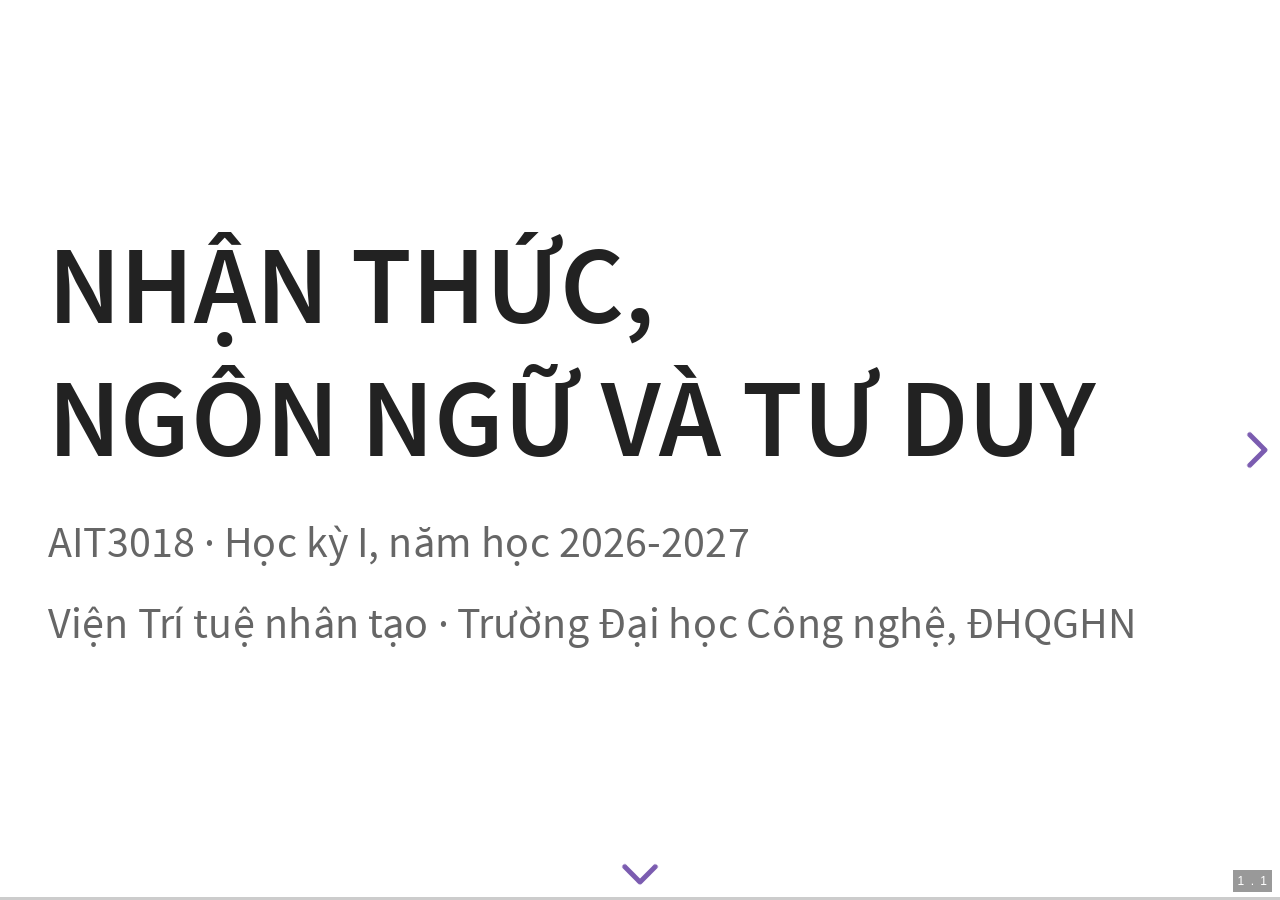
<file: 2627-1/bai-07-khai-niem-ban-chat-nguon-goc-ngon-ngu.html>
<!doctype html>
<html lang="vi"><head>
<meta charset="utf-8"><meta name="viewport" content="width=device-width,initial-scale=1">
<meta name="robots" content="noindex,nofollow">
<title>NTNNTD | Bài 7: Khái niệm, bản chất và nguồn gốc ngôn ngữ</title>
<link rel="stylesheet" href="revealjs/dist/reset.css"><link rel="stylesheet" href="revealjs/dist/reveal.css">
<link rel="stylesheet" href="revealjs/dist/theme/white.css"><link rel="stylesheet" href="lecture-style.css">
<link rel="stylesheet" href="lecture-07.css"><link rel="icon" href="favicon.svg">
</head><body><div class="reveal lecture-07"><div class="slides">
<section data-part="Mở bài">
<section data-slide-id="1.1" data-origin-slide="1.1">
<h1>Nhận thức,<br>Ngôn ngữ và Tư duy</h1>
<p class="text-light">AIT3018 · Học kỳ I, năm học 2026-2027</p><p class="text-light">Viện Trí tuệ nhân tạo · Trường Đại học Công nghệ, ĐHQGHN</p>

</section>
<section data-slide-id="1.2" data-origin-slide="1.2">
<h1 class="lesson-title"><span class="text-light">Bài 7</span><br>Khái niệm, bản chất<br>và nguồn gốc ngôn ngữ</h1>
<div class="question-box"><div class="question-title">Câu hỏi</div><div class="question-content"><p>Mình nói hai chữ “cái ghế”. Trong nửa giây ấy, điều gì vừa đi từ đầu mình sang đầu các bạn?</p></div></div>

</section>
<section data-slide-id="1.3" data-origin-slide="1.3">
<h2>Mervis và Rosch trong bài đọc</h2>
<div class="question-box"><div class="question-title">Bài đọc tuần trước</div><div class="question-content"><p>Ai đó giơ chiếc ghế xoay có tay vịn lên và hỏi: “Cái gì đây?”. Bạn trả lời bằng từ nào?</p></div></div><div class="fact-row fragment"><div><strong>Mức cơ bản</strong>“cái ghế”, giữa “đồ đạc” và “ghế xoay có tay vịn”: gọi tên tự nhiên, nhận ra nhanh, trẻ học sớm</div><div><strong>Độ điển hình</strong>Chim sẻ “chim hơn” chim cánh cụt: được xác nhận nhanh hơn, được nhắc tới trước</div><div><strong>Không võ đoán</strong>Thuộc tính đi thành cụm: có lông vũ thường đi cùng có mỏ, có cánh</div></div><p class="term-note fragment">Mervis và Rosch (1981) là bài tổng quan: tổng hợp nhiều nghiên cứu, không báo cáo một thí nghiệm riêng.</p>

</section>
<section data-slide-id="1.4" data-origin-slide="1.4">
<h2>Thảo luận: mức cơ bản và nguyên mẫu</h2>
<div class="question-box discussion-box"><div class="question-title">Thảo luận 1/2</div><div class="question-content"><ol><li data-question-id="M1" value="1">Mục tiêu chính trong nghiên cứu về phân loại của Mervis và Rosch là gì? Họ định nghĩa việc “phân loại” các đối tượng tự nhiên như thế nào?</li><li data-question-id="M2" value="2">“Phạm trù mức cơ bản” (basic level category) là gì? Vì sao Mervis và Rosch cho rằng mức cơ bản đặc biệt về mặt tâm lý so với mức trên (superordinate) và mức dưới (subordinate)?</li><li data-question-id="M3" value="3">Theo Mervis và Rosch, người ta thường xác định tư cách thành viên của một phạm trù như thế nào? Tương đồng gia đình (family resemblance) và các thuộc tính chung đóng vai trò gì trong quá trình này?</li><li data-question-id="M4" value="4">Thuyết nguyên mẫu (prototype theory) khác quan điểm cổ điển về phạm trù (dựa trên các đặc điểm cần và đủ) như thế nào?</li></ol></div></div>

</section>
<section data-slide-id="1.5" data-origin-slide="1.5">
<h2>Thảo luận: bằng chứng và ảnh hưởng</h2>
<div class="question-box discussion-box"><div class="question-title">Thảo luận 2/2</div><div class="question-content"><ol><li data-question-id="M5" value="5">Những loại bằng chứng thực nghiệm nào ủng hộ ý rằng một số thành viên của phạm trù “điển hình” hơn những thành viên khác? Độ điển hình được đo như thế nào trong thí nghiệm?</li><li data-question-id="M6" value="6">Các yếu tố tri giác, chức năng và ngôn ngữ ảnh hưởng thế nào đến cách phạm trù được hình thành và sử dụng?</li><li data-question-id="M7" value="7">Những hạn chế hoặc phê phán chính đối với thuyết nguyên mẫu nảy sinh từ các phát hiện của Mervis và Rosch là gì? Có loại phạm trù nào mà mô hình nguyên mẫu khó giải thích không?</li><li data-question-id="M8" value="8">Công trình của Mervis và Rosch đã ảnh hưởng thế nào đến các lý thuyết về nhận thức và phân loại về sau (ví dụ: mô hình mẫu cụ thể (exemplar), cách tiếp cận kết nối (connectionist))?</li></ol></div></div>

</section>
<section data-slide-id="1.6" data-origin-slide="1.6">
<h2>Nội dung buổi học</h2>
<ol><li>Khái niệm ngôn ngữ</li><li>Ngôn ngữ học, khoa học về ngôn ngữ</li><li>Bản chất ngôn ngữ</li><li>Nguồn gốc và tiến hóa</li></ol><p class="text-light">Ngôn ngữ là gì → nghiên cứu nó ra sao → nó vận hành thế nào → nó từ đâu ra</p>

</section>
</section>
<section data-part="Khái niệm ngôn ngữ">
<section data-slide-id="2.1" data-origin-slide="2.1">
<h1><span class="text-light">1.</span><br>Khái niệm ngôn ngữ</h1>
<p class="text-light">Language: ngôn ngữ có nhất thiết phải là âm thanh?</p>

</section>
<section data-slide-id="2.2" data-origin-slide="2.2">
<h2>Ba định nghĩa ngôn ngữ</h2>
<table class="compact-table small"><thead><tr><th>Nguồn</th><th>Ngôn ngữ là...</th><th>Kênh</th></tr></thead><tbody><tr><td>Britannica</td><td>hệ thống ký hiệu quy ước để người trong một nhóm xã hội, một nền văn hóa biểu đạt bản thân</td><td>nói, ký hiệu tay, viết</td></tr><tr><td>Henry Sweet</td><td>sự biểu đạt ý tưởng bằng âm thanh lời nói ghép thành từ, từ ghép thành câu</td><td>âm thanh</td></tr><tr><td><span class="keep">Bloch và Trager</span></td><td>hệ thống ký hiệu âm thanh võ đoán, giúp một nhóm xã hội hợp tác</td><td>âm thanh</td></tr></tbody></table><div class="question-box"><div class="question-title">Câu hỏi</div><div class="question-content"><p>Theo từng định nghĩa, ngôn ngữ ký hiệu của người khiếm thính có được tính là ngôn ngữ không?</p></div></div><p class="key-box fragment">Điểm chung: <strong>hệ thống ký hiệu có quy tắc, để giao tiếp</strong>.</p>

</section>
<section data-slide-id="2.3" data-origin-slide="2.3">
<h2>Sáu tầng phân tích ngôn ngữ</h2>
<table class="compact-table small"><thead><tr><th>Tầng</th><th><span class="keep">Thuật ngữ</span></th><th>Nghiên cứu</th><th>Ví dụ tiếng Việt</th></tr></thead><tbody><tr><td>Ngữ âm học</td><td><span class="en">phonetics</span></td><td>âm được tạo ra, nghe ra sao</td><td>cách phát âm “tr” và “ch”</td></tr><tr><td>Âm vị học</td><td><span class="en">phonology</span></td><td>âm nào làm đổi nghĩa</td><td>“ma, má, mà” nhờ thanh điệu</td></tr><tr><td>Hình thái học</td><td><span class="en">morphology</span></td><td>cấu tạo từ</td><td>“học” + “sinh” → “học sinh”</td></tr><tr><td>Cú pháp học</td><td><span class="en">syntax</span></td><td>ghép từ thành câu</td><td>“chó cắn mèo”, “mèo cắn chó”</td></tr><tr><td>Ngữ nghĩa học</td><td><span class="en">semantics</span></td><td>nghĩa của từ và câu</td><td>“mèo” chỉ một loài vật</td></tr><tr><td>Ngữ dụng học</td><td><span class="en">pragmatics</span></td><td>nghĩa trong ngữ cảnh</td><td>“Mấy giờ rồi?” khi bạn đến muộn</td></tr></tbody></table><div class="question-box"><div class="question-title">Câu hỏi</div><div class="question-content"><p>Hỏi trợ lý ảo “Bạn có biết mấy giờ rồi không?”, nó đáp “Có.” Nó trượt ở tầng nào?</p></div></div>

</section>
<section data-slide-id="2.4" data-origin-slide="2.4">
<h2>Giao tiếp, ngôn ngữ và lời nói</h2>
<div class="communication-map">
<div class="map-heading">Giao tiếp: truyền và tiếp nhận thông điệp</div>
<div class="communication-branches">
<div class="language-branch"><strong>Dùng ngôn ngữ</strong><p>Một hệ thống ký hiệu và quy tắc</p>
<div class="modality-row"><span>Nói<br>“Chào bạn”</span><span>Ký hiệu<br>bằng tay</span><span>Viết<br>tin nhắn</span></div></div>
<div class="nonverbal-branch"><strong>Không dùng ngôn ngữ</strong><p>Mỉm cười, ánh mắt, điệu bộ</p></div>
</div></div><div class="question-box"><div class="question-title">Câu hỏi</div><div class="question-content"><p>Bạn gửi tin nhắn “Mình đến rồi” nhưng không nói thành tiếng. Có ngôn ngữ không? Có lời nói không?</p></div></div>

</section>
<section data-slide-id="2.5" data-origin-slide="2.5">
<h2>Mười đặc trưng của ngôn ngữ</h2>
<div class="concept-grid five"><div><strong>Võ đoán</strong><p>Cùng một con vật: “chó”, dog, <span class="mandarin"><span lang="zh-Hans">狗</span> <span class="pinyin">(gǒu)</span></span>.</p></div><div><strong>Có tính xã hội</strong><p>Hình thành và được dùng trong <span class="keep">cộng đồng.</span></p></div><div><strong>Biểu tượng</strong><p>Ký hiệu đại diện cho <span class="keep">ý tưởng.</span></p></div><div><strong>Có hệ thống</strong><p>Âm, từ, câu kết hợp theo quy tắc.</p></div><div><strong>Âm thanh, lời nói</strong><p>Kênh phổ biến nhất; ngôn ngữ ký hiệu dùng tay.</p></div><div><strong>Không do bản năng</strong><p>Một ngôn ngữ cụ thể phải học.</p></div><div><strong>Sản sinh, sáng tạo</strong><p>Tạo và hiểu được câu chưa ai nói.</p></div><div><strong>Để giao tiếp</strong><p>Truyền ý giữa người với người.</p></div><div><strong>Riêng của người</strong><p>Hệ nhiều tầng, phức tạp; chưa thấy ở loài khác.</p></div><div><strong>Biến đổi được</strong><p>Thay đổi theo thời gian.</p></div></div><p class="key-box">“Không do bản năng” nói về <strong>một ngôn ngữ cụ thể</strong>. <strong>Năng lực</strong> học ngôn ngữ có cơ sở sinh học; nó chuyên biệt đến đâu thì còn tranh luận.</p>

</section>
<section data-slide-id="2.6" data-origin-slide="2.6">
<h2>Ngôn ngữ thế giới qua các con số</h2>
<div class="fact-row four"><div><strong>Hơn 7.000</strong>ngôn ngữ đang được dùng</div><div><strong>23 ngôn ngữ</strong>chiếm hơn nửa dân số thế giới</div><div><strong>Khoảng 840</strong>ngôn ngữ ở Papua New Guinea</div><div><strong>Hàng nghìn</strong>ngôn ngữ có nguy cơ biến mất</div></div><p class="key-box">Phần lớn người nói tập trung vào một số ít ngôn ngữ. Phần lớn ngôn ngữ thuộc về những cộng đồng nhỏ.</p><p class="small-note">Bức tranh khái quát từ học liệu 2024-2025. Số lượng thay đổi theo năm và cách phân loại ngôn ngữ.</p>

</section>
<section data-slide-id="2.7" data-origin-slide="2.7">
<h2>Ngôn ngữ trên Internet</h2>
<table class="compact-table"><thead><tr><th>Ngôn ngữ</th><th>Tỉ lệ trong 10 triệu website hàng đầu</th><th>Tỉ lệ dân số thế giới</th></tr></thead><tbody><tr><td>Tiếng Anh</td><td>60,4%</td><td>16,2%</td></tr><tr><td>Tiếng Nga</td><td>8,5%</td><td>3,3%</td></tr><tr><td>Tiếng Việt</td><td>1,7%</td><td>1,0%</td></tr><tr><td>Tiếng Trung</td><td>1,4%</td><td>14,3%</td></tr></tbody></table><div class="question-box"><div class="question-title">Câu hỏi</div><div class="question-content"><p>Thêm một triệu bài báo tiếng Việt có giúp chatbot hiểu “Răng giờ ni chưa tới?” không? Bạn sẽ kiểm tra thế nào?</p></div></div><p class="small-note">Số liệu năm 2021 (W3Techs), qua infographic của Visual Capitalist.</p>

</section>
<section data-slide-id="2.8" data-origin-slide="2.8">
<h2>Cây họ ngôn ngữ</h2>
<div class="visual-split wide-left"><div class="split-media"><figure class="side-figure"><img src="assets/lecture-07/indo-european-tree.jpg" alt="Tranh một cây lớn mọc từ biển: thân Ấn - Âu tách thành các cành Ấn - Iran, Slav, Rôman, German, Celt, Hy Lạp; tán lá ghi tên ngôn ngữ, to nhỏ theo số người nói; góc phải là cây nhỏ họ Ural"></figure><figcaption>Họ Ấn - Âu và Ural; tán lá theo số người nói.<br>Nguồn tranh: <a href="https://www.sssscomic.com/comic.php?page=196" target="_blank" rel="noopener">Minna Sundberg (2014), Stand Still. Stay Silent, tr. 196</a>.</figcaption></div><div><p><strong>Họ ngôn ngữ:</strong> các ngôn ngữ cùng <strong>kế thừa</strong> từ một ngôn ngữ mẹ.</p><p>Tiếng Anh, Hindi, Nga, Tây Ban Nha cùng họ Ấn - Âu. Niên đại ngôn ngữ mẹ được ước tính khoảng 6.000 đến 8.000 năm hoặc hơn, còn tranh luận.</p><div class="question-box"><div class="question-title">Câu hỏi</div><div class="question-content"><p>Trên cây này có tiếng Việt không?</p></div></div></div></div>

</section>
<section data-slide-id="2.9" data-origin-slide="2.9">
<h2>Tiếng Việt thuộc họ nào?</h2>
<div class="question-box"><div class="question-title">Câu hỏi</div><div class="question-content"><p>Một phần lớn từ vựng tiếng Việt có gốc Hán. Vậy tiếng Việt có thuộc họ Hán - Tạng không?</p></div></div><div class="fragment"><table class="compact-table small"><thead><tr><th>Ngôn ngữ</th><th>Họ</th></tr></thead><tbody><tr><td>Tiếng Việt</td><td>Nam Á (Austroasiatic), nhánh Việt (Vietic)</td></tr><tr><td>Tiếng Khmer</td><td>Nam Á</td></tr><tr><td>Tiếng Thái</td><td>Tai - Kadai</td></tr><tr><td>Tiếng Trung</td><td>Hán - Tạng</td></tr><tr><td>Tiếng Anh</td><td>Ấn - Âu, nhánh German</td></tr></tbody></table><p class="key-box">Cây họ dựa vào <strong>quan hệ kế thừa</strong>: đối chiếu nhiều từ cùng gốc và các tương ứng âm đều đặn; phải tách chúng khỏi từ vay mượn.</p></div>

</section>
<section data-slide-id="2.10" data-origin-slide="2.10">
<h2>Chữ viết: mỗi ký hiệu ghi gì?</h2>
<table class="compact-table small"><thead><tr><th>Hệ chữ</th><th>Đơn vị được ghi</th><th>Ví dụ</th></tr></thead><tbody><tr><td>Ghi từ (logography)</td><td>từ hoặc hình vị</td><td>Hán, Nôm</td></tr><tr><td>Âm tiết (syllabary)</td><td>âm tiết; kana ghi mora</td><td>Hiragana, Katakana</td></tr><tr><td>Phụ âm (abjad)</td><td>chủ yếu phụ âm</td><td>Ả Rập, Hebrew</td></tr><tr><td>Abugida</td><td>phụ âm kèm nguyên âm</td><td>Thái, Khmer</td></tr><tr><td>Chữ cái (alphabet)</td><td>phụ âm, nguyên âm ghi riêng</td><td>Quốc ngữ</td></tr></tbody></table><div class="question-box"><div class="question-title">Câu hỏi</div><div class="question-content"><p>Tách các từ trong câu: “Học sinh học sinh học”.</p></div></div><p class="lead fragment"><strong>Học sinh | học | sinh học.</strong> Dấu cách tiếng Việt thường ngăn âm tiết, không đánh dấu sẵn ranh giới từ.</p>

</section>
<section data-slide-id="2.11" data-origin-slide="2.11">
<h2>Nói nhanh có truyền tin nhanh hơn?</h2>
<table class="compact-table"><thead><tr><th>Trong nghiên cứu 2011</th><th>Âm tiết mỗi giây</th><th>Thông tin mỗi giây<br>(tiếng Việt = 1)</th></tr></thead><tbody><tr><td>Tiếng Tây Ban Nha</td><td>7,82</td><td><span class="fragment" data-fragment-index="2">0,98</span></td></tr><tr><td>Tiếng Quan Thoại</td><td>5,18</td><td><span class="fragment" data-fragment-index="2">0,94</span></td></tr><tr><td>Tiếng Việt (mốc tham chiếu)</td><td>5,22</td><td><span class="fragment" data-fragment-index="2">1,00</span></td></tr></tbody></table><div class="question-box"><div class="question-title">Câu hỏi</div><div class="question-content"><p>Cùng nội dung, bản tiếng Tây Ban Nha được đọc với nhiều âm tiết mỗi giây hơn. Vậy nó truyền tin nhanh hơn?</p></div></div><p class="key-box fragment" data-fragment-index="1">Còn phải biết <strong>mỗi âm tiết mang bao nhiêu thông tin</strong>.</p><p class="small-note">Pellegrino, Coupé và Marsico (2011), Bảng 1. Chỉ số thông tin tương đối, không phải số bit.</p>

</section>
<section data-slide-id="2.12" data-origin-slide="2.12">
<h2>Biến thể ngôn ngữ</h2>
<table class="compact-table small"><thead><tr><th>Loại biến thể</th><th><span class="keep">Thuật ngữ</span></th><th>Khác nhau theo</th><th>Ví dụ</th></tr></thead><tbody><tr><td>Giọng</td><td><span class="en">accent</span></td><td>cách phát âm</td><td>giọng Nghệ, giọng Huế</td></tr><tr><td>Phương ngữ</td><td><span class="en">dialect</span></td><td>vùng</td><td>“mô, tê, răng” ở miền Trung</td></tr><tr><td><span class="keep">Phương ngữ xã hội</span></td><td><span class="en">sociolect</span></td><td>nhóm xã hội</td><td>dân IT nói “deploy”, “fix bug”</td></tr><tr><td>Tiếng lóng</td><td><span class="en">slang</span></td><td>mức chính thức</td><td>“khum”, “u là trời”</td></tr><tr><td>Ngữ vực</td><td><span class="en">register</span></td><td>tình huống</td><td>phát biểu hội nghị, kể chuyện ở quán</td></tr><tr><td><span class="keep">Lối nói cá nhân</span></td><td><span class="en">idiolect</span></td><td>từng người</td><td>câu cửa miệng của một người bạn</td></tr></tbody></table><div class="question-box"><div class="question-title">Câu hỏi</div><div class="question-content"><p>Trợ lý đổi mọi “mô, tê, răng” thành từ Hà Nội rồi báo “đã sửa lỗi tiếng Việt”. Bạn có chấp nhận cách gọi ấy không?</p></div></div>

</section>
<section data-slide-id="2.13" data-origin-slide="2.13">
<h2>Các ngôn ngữ có gì chung?</h2>
<p class="lead"><strong>Phổ quát ngôn ngữ:</strong> đặc điểm được đề xuất là chung cho mọi ngôn ngữ. Muốn khẳng định phải khảo sát sự đa dạng, không chỉ vài tiếng quen thuộc.</p><table class="compact-table"><thead><tr><th>Cùng điều muốn nói</th><th>Tiếng Việt</th><th>Tiếng Anh</th></tr></thead><tbody><tr><td>Sự việc trong quá khứ</td><td>Hôm qua mình <strong>đi</strong> học.</td><td>Yesterday I <strong>went</strong> to school.</td></tr><tr><td>Phủ định</td><td>Mình <strong>không</strong> biết.</td><td>I <strong>do not</strong> know.</td></tr></tbody></table><p class="key-box">Cùng chức năng giao tiếp không có nghĩa là cùng cấu trúc ngữ pháp.</p><p class="lead">Danh từ, động từ, đại từ, đệ quy: phạm vi áp dụng và cách định nghĩa những phổ quát này vẫn được tranh luận.</p>

</section>
<section data-slide-id="2.14" data-origin-slide="2.14">
<h2>Ngữ pháp phổ quát: hai phía</h2>
<p class="lead"><strong>Ngữ pháp phổ quát (UG):</strong> giả thuyết về những ràng buộc bẩm sinh, chuyên biệt cho việc học ngôn ngữ.</p><table class="compact-table small"><thead><tr><th>Lập luận ủng hộ</th><th>Điều Dąbrowska (2015) chất vấn</th></tr></thead><tbody><tr><td>Phổ quát: các ngôn ngữ có nguyên lý chung</td><td>Những nét nào thực sự chung? Có cần giải thích bằng UG?</td></tr><tr><td>Hội tụ: trẻ đạt tri thức tương tự dù đầu vào khác nhau</td><td>Người trưởng thành có thực sự đạt cùng một ngữ pháp?</td></tr><tr><td>Nghèo nàn kích thích: đầu vào không đủ để suy ra tri thức đạt được</td><td>Thông tin liên quan có thật sự vắng mặt? Cơ chế học chung có giải thích được?</td></tr></tbody></table><div class="question-box"><div class="question-title">Câu hỏi</div><div class="question-content"><p>Một trẻ hiểu câu chưa từng nghe. Chỉ riêng điều ấy đã chứng minh có ngữ pháp bẩm sinh chưa?</p></div></div>

</section>
</section>
<section data-part="Ngôn ngữ học">
<section data-slide-id="3.1" data-origin-slide="3.1">
<h1><span class="text-light">2.</span><br>Ngôn ngữ học, khoa học về ngôn ngữ</h1>
<p class="text-light">Linguistics: nghiên cứu ngôn ngữ có phải là khoa học?</p>

</section>
<section data-slide-id="3.2" data-origin-slide="3.2">
<h2>Ngôn ngữ học là một khoa học</h2>
<p class="lead"><strong>Ngôn ngữ học (linguistics):</strong> nghiên cứu khoa học về cấu trúc, ý nghĩa và cách dùng ngôn ngữ.</p><div class="concept-grid three tight"><div><strong>Quan sát, bằng chứng</strong><p>Kiểm giả thuyết bằng dữ liệu, không chỉ trực giác.</p></div><div><strong>Tìm nguyên lý chung</strong><p>Xây mô hình giải thích sự đa dạng.</p></div><div><strong>Phương pháp kiểm chứng</strong><p>Điền dã, kho ngữ liệu, thí nghiệm hành vi, đo hoạt động não.</p></div></div><div class="question-box"><div class="question-title">Câu hỏi</div><div class="question-content"><p>Có người nói “Cơm thì mình ăn rồi”. Nếu muốn tìm quy tắc của cách nói này, bạn cần xem thêm những câu nào?</p></div></div>

</section>
<section data-slide-id="3.3" data-origin-slide="3.3">
<h2>Bản đồ các phân ngành</h2>
<table class="compact-table"><thead><tr><th></th><th>Các phân ngành</th></tr></thead><tbody><tr><td><strong>Vi mô</strong><br>bên trong <span class="keep">hệ thống</span></td><td>ngữ âm, âm vị, hình thái, cú pháp, ngữ nghĩa, ngữ dụng</td></tr><tr><td><strong>Vĩ mô</strong><br>ngôn ngữ và thế giới</td><td>ngôn ngữ học xã hội, tâm lý ngôn ngữ học, thần kinh ngôn ngữ học, ngôn ngữ học tri nhận, ngôn ngữ học tính toán, ngôn ngữ học lịch sử</td></tr></tbody></table><div class="question-box"><div class="question-title">Câu hỏi</div><div class="question-content"><p>Nghiên cứu vì sao một bệnh nhân sau đột quỵ nói trôi chảy mà không hiểu lời người khác: đó là phân ngành nào?</p></div></div><p class="lead fragment">Thần kinh ngôn ngữ học (neurolinguistics): ngôn ngữ trong não.</p>

</section>
<section data-slide-id="3.4" data-origin-slide="3.4">
<h2>Ngôn ngữ học tính toán</h2>
<p class="lead"><strong>Ngôn ngữ học tính toán (computational linguistics):</strong> mô hình hóa và xử lý ngôn ngữ bằng máy tính và thuật toán.</p><blockquote class="lead">Người dùng nói: “Mai nhắc mình nộp bài lúc bảy giờ nhé.”</blockquote><table class="compact-table"><thead><tr><th>Bài toán</th><th>Máy cần làm gì trong ví dụ này?</th></tr></thead><tbody><tr><td>Nhận dạng tiếng nói</td><td>Chuyển âm thanh thành câu chữ.</td></tr><tr><td>Trích xuất thông tin</td><td>Tìm việc cần làm, ngày và giờ.</td></tr><tr><td>Hội thoại</td><td>Hỏi lại “Bảy giờ sáng hay tối?”.</td></tr><tr><td>Sinh câu và tổng hợp tiếng nói</td><td>Tạo rồi đọc lời xác nhận.</td></tr></tbody></table><p class="key-box">Một yêu cầu của người dùng có thể cần nhiều bài toán ngôn ngữ phối hợp.</p>

</section>
<section data-slide-id="3.5" data-origin-slide="3.5">
<h2>Ngôn ngữ học tính toán đứng ở đâu?</h2>
<blockquote class="lead">“Tôi thấy người đàn ông với ống nhòm.” Ai có ống nhòm?</blockquote><div class="concept-grid three"><div><strong>Ngôn ngữ học</strong><p>Câu cho phép những cách phân tích cấu trúc nào?</p></div><div><strong>Khoa học nhận thức</strong><p>Người nghe chọn cách hiểu nào? Mất bao lâu?</p></div><div><strong>NLP và AI</strong><p>Máy chọn cách hiểu hoặc hỏi lại thế nào để làm đúng việc?</p></div></div><p class="key-box">Các hướng nghiên cứu giao nhau ở mô hình tính toán, dữ liệu và cách đánh giá.</p>

</section>
<section data-slide-id="3.6" data-origin-slide="3.6">
<h2>Những hướng nghiên cứu liên ngành</h2>
<table class="compact-table small"><thead><tr><th>Phân ngành</th><th>Hỏi gì</th><th>Gợi ý liên hệ AI</th></tr></thead><tbody><tr><td>Tâm lý ngôn ngữ học</td><td>Người hiểu và tạo câu thế nào?</td><td>mô hình xử lý câu, hệ hội thoại</td></tr><tr><td>Ngôn ngữ học xã hội</td><td>Ngôn ngữ thay đổi theo nhóm, vùng ra sao?</td><td>thiên lệch dữ liệu, mô hình đa ngữ, công bằng</td></tr><tr><td>Thần kinh ngôn ngữ học</td><td>Não xử lý ngôn ngữ ở đâu, thế nào?</td><td>giao diện não - máy, kiến trúc lấy cảm hứng từ não</td></tr><tr><td>Ngôn ngữ học tri nhận</td><td>Ngôn ngữ phản ánh khái niệm, ẩn dụ ra sao?</td><td>biểu diễn nghĩa, embedding, ẩn dụ</td></tr></tbody></table><div class="question-box"><div class="question-title">Câu hỏi</div><div class="question-content"><p>Bạn làm trợ lý tiếng Việt cho người cao tuổi ở nông thôn. Trước khi thu dữ liệu, phân ngành nào trong bảng giúp bạn đoán trước chỗ trợ lý sẽ sai?</p></div></div>

</section>
</section>
<section data-part="Bản chất ngôn ngữ">
<section data-slide-id="4.1" data-origin-slide="4.1">
<h1><span class="text-light">3.</span><br>Bản chất ngôn ngữ</h1>
<p class="text-light">Nature of language: ký hiệu, chức năng và hành động</p>

</section>
<section data-slide-id="4.2" data-origin-slide="4.2">
<h2>Saussure: hệ thống ký hiệu</h2>
<div class="saussure-layout"><figure class="saussure-sign">
<div class="sign-pair">
<div class="sign-half sign-concept">
<div class="sign-label">Cái được biểu đạt <span>(signifié)</span></div>
<div class="sign-example">
<svg viewBox="0 0 100 100" role="img" aria-label="Minh họa khái niệm về cây">
<path d="M50 87V48M50 65L33 51M50 58L66 44" fill="none" stroke="#775941" stroke-width="7" stroke-linecap="round"/>
<path d="M23 56C5 50 9 28 26 25C25 8 46 4 56 17C72 5 92 20 84 37C99 53 80 69 65 60C55 74 32 72 23 56Z" fill="#d9eadf" stroke="#2b795d" stroke-width="3"/>
<path d="M50 61V36M50 48L37 37M50 43L63 31" fill="none" stroke="#2b795d" stroke-width="3" stroke-linecap="round"/>
</svg><strong>Khái niệm “cây”</strong></div></div>
<div class="sign-binding"><span aria-hidden="true">↕</span>gắn kết theo quy ước</div>
<div class="sign-half sign-sound">
<div class="sign-label">Cái biểu đạt <span>(signifiant)</span></div>
<div class="sign-example">
<svg viewBox="0 0 100 70" aria-hidden="true">
<path d="M10 30V40M23 18V52M36 8V62M49 22V48M62 12V58M75 24V46M88 30V40" fill="none" stroke="#6D4AA8" stroke-width="5" stroke-linecap="round"/>
</svg><strong>Âm “cây”</strong></div></div>
</div>
<div class="sign-languages"><span>Việt<strong>cây</strong></span><span>Anh<strong>tree</strong></span><span>Trung<strong><span class="mandarin"><span lang="zh-Hans">树</span> <span class="pinyin">(shù)</span></span></strong></span></div>
<figcaption>Liên hệ âm và nghĩa có tính võ đoán.</figcaption>
</figure><div class="saussure-summary"><div><strong>Ngôn ngữ (langue)</strong><p>Hệ thống quy ước chung của cộng đồng.</p></div><div><strong>Lời nói (parole)</strong><p>Một lần sử dụng cụ thể:<br>“Cây này cao quá!”</p></div><div><strong>Nghĩa từ sự khác biệt</strong><p>“Nóng” khác “ấm”, “mát”, “lạnh”.</p></div></div></div><div class="question-box"><div class="question-title">Câu hỏi</div><div class="question-content"><p>Mình tự gọi cái ghế là “míp”. Vì sao các bạn chưa hiểu? Nếu cả lớp thống nhất dùng “míp” thì sao?</p></div></div>

</section>
<section data-slide-id="4.3" data-origin-slide="4.3">
<h2>Tính hai bậc</h2>
<table class="compact-table"><thead><tr><th>Bậc</th><th>Đơn vị</th><th>Ví dụ</th></tr></thead><tbody><tr><td>Không mang nghĩa</td><td>âm vị, thanh điệu</td><td>/h/, /ɔ/, /k/ và thanh nặng</td></tr><tr><td>Mang nghĩa</td><td>hình vị, từ</td><td>ghép thành “học”</td></tr></tbody></table><p class="key-box">Bộ đơn vị không mang nghĩa có thể kết hợp thành rất nhiều đơn vị mang nghĩa.</p><p class="lead">Ghép từ thành câu là một tầng kết hợp tiếp theo: “Học sinh đang làm bài.”</p><div class="question-box"><div class="question-title">Câu hỏi</div><div class="question-content"><p>Tokenizer của mô hình ngôn ngữ cắt văn bản thành các mảnh nhỏ. Mảnh ấy có giống âm vị không?</p></div></div>

</section>
<section data-slide-id="4.4" data-origin-slide="4.4">
<h2>Sáu chức năng của Jakobson (1960)</h2>
<p class="lead">Lời nói có thể hướng vào những thành tố khác nhau của cuộc giao tiếp.</p><div class="concept-grid function-cards"><div><strong>Điều nói đến → quy chiếu</strong><p>“Mình đang ở <span class="keep">cổng trường.</span>”</p></div><div><strong>Người nói → biểu cảm</strong><p>“Chán quá đi mất!”</p></div><div><strong>Người nghe → tác động</strong><p>“Cả lớp trật tự nào!”</p></div><div><strong>Kênh → duy trì giao tiếp</strong><p>“Ừ, ừ, mình vẫn đang nghe.”</p></div><div><strong>Mã → siêu ngôn ngữ</strong><p>“Deadline nghĩa là gì?”</p></div><div><strong>Thông điệp → thi ca</strong><p>“Công cha như núi Thái Sơn”</p></div></div><p class="key-box">Một câu có thể làm nhiều việc; ngữ cảnh giúp xác định chức năng nổi trội.</p>

</section>
<section data-slide-id="4.5" data-origin-slide="4.5">
<h2>Một câu có thể làm những việc gì?</h2>
<table class="cue-list"><tbody><tr><td class="cue">“Bây giờ là chín giờ.”</td><td class="answer fragment">quy chiếu</td></tr><tr><td class="cue">“Trời ơi!”</td><td class="answer fragment">biểu cảm</td></tr><tr><td class="cue">“Đóng cửa hộ mình với.”</td><td class="answer fragment">tác động</td></tr><tr><td class="cue">“A lô, nghe rõ không?”</td><td class="answer fragment">duy trì giao tiếp</td></tr><tr><td class="cue">“Lăng xê” là từ mượn tiếng Pháp.</td><td class="answer fragment">siêu ngôn ngữ</td></tr><tr><td class="cue">“Trăm năm trong cõi người ta”</td><td class="answer fragment">thi ca</td></tr></tbody></table>

</section>
<section data-slide-id="4.6" data-origin-slide="4.6">
<h2>Bảy chức năng theo Halliday</h2>
<table class="compact-table small"><thead><tr><th>Chức năng</th><th>Để làm gì</th><th>Câu của trẻ</th></tr></thead><tbody><tr><td>Công cụ (instrumental)</td><td>đạt được thứ mình muốn</td><td>“Con muốn uống nước.”</td></tr><tr><td>Điều khiển (regulatory)</td><td>điều khiển hành vi người khác</td><td>“Mẹ đừng tắt đèn.”</td></tr><tr><td>Tương tác (interactional)</td><td>tạo, giữ quan hệ</td><td>“Chơi với con nhé.”</td></tr><tr><td>Cá nhân (personal)</td><td>bày tỏ cảm xúc, bản thân</td><td>“Con thích cái này.”</td></tr><tr><td>Khám phá (heuristic)</td><td>tìm hiểu thế giới</td><td>“Sao trời lại mưa?”</td></tr><tr><td>Tưởng tượng (imaginative)</td><td>tạo thế giới tưởng tượng</td><td>“Giả vờ con là siêu nhân.”</td></tr><tr><td>Biểu hiện (representational)</td><td>truyền đạt thông tin</td><td>“Bố đi làm rồi.”</td></tr></tbody></table><p class="key-box">Bảy chức năng của Halliday là một hệ <strong>khác</strong>, không phải bản mở rộng của sáu chức năng Jakobson.</p>

</section>
<section data-slide-id="4.7" data-origin-slide="4.7">
<h2>Nói là làm (Austin, 1962)</h2>
<table class="compact-table small"><thead><tr><th>Tầng</th><th>Là gì</th><th>Ví dụ: “Bạn đóng giúp mình cái cửa được không?”</th></tr></thead><tbody><tr><td>Hành vi tạo lời<br>(locution)</td><td>nói một câu có nghĩa và quy chiếu</td><td>câu hỏi về khả năng đóng cửa</td></tr><tr><td>Hành vi ở lời<br>(illocution)</td><td>điều người nói thực sự làm</td><td>một lời nhờ</td></tr><tr><td>Hành vi mượn lời<br>(perlocution)</td><td>hiệu quả ở người nghe</td><td>bạn ấy đứng dậy đóng cửa, hoặc thấy phiền</td></tr></tbody></table><p class="key-box">Chủ tọa nói “Tôi tuyên bố khai mạc”: trong đúng hoàn cảnh và thẩm quyền, lời nói <strong>thực hiện</strong> một hành vi.</p>

</section>
<section data-slide-id="4.8" data-origin-slide="4.8">
<h2>Năm nhóm hành vi ngôn từ (Searle, 1976)</h2>
<table class="compact-table small"><thead><tr><th>Nhóm</th><th>Người nói làm gì</th><th>Ví dụ</th></tr></thead><tbody><tr><td>Trình bày<br>(assertives)</td><td>cam kết điều mình nói là đúng</td><td>“Hôm qua mình đi xem phim.”</td></tr><tr><td>Điều khiển<br>(directives)</td><td>khiến người nghe làm gì đó</td><td>“Lấy giúp mình cốc nước.”</td></tr><tr><td>Cam kết<br>(commissives)</td><td>ràng buộc mình làm gì trong tương lai</td><td>“Mình hứa mai nộp bài.”</td></tr><tr><td>Biểu cảm<br>(expressives)</td><td>bộc lộ trạng thái tâm lý</td><td>“Xin lỗi vì mình đến muộn.”</td></tr><tr><td>Tuyên bố<br>(declarations)</td><td>lời nói làm thay đổi thực tại</td><td>“Tôi tuyên bố khai mạc hội nghị.”</td></tr></tbody></table>

</section>
<section data-slide-id="4.9" data-origin-slide="4.9">
<h2>Nhận diện hành vi ngôn từ</h2>
<table class="cue-list"><tbody><tr><td class="cue">“Trời ơi, đẹp quá!”</td><td class="answer fragment">biểu cảm</td></tr><tr><td class="cue">Đáp lời nhờ sửa bài: “Tuần sau mình sẽ gửi bản sửa.”</td><td class="answer fragment">cam kết</td></tr><tr><td class="cue">“Server đã chạy lại bình thường.”</td><td class="answer fragment">trình bày</td></tr><tr><td class="cue">“Tôi tuyên bố bế mạc giải đấu.”</td><td class="answer fragment">tuyên bố</td></tr><tr><td class="cue">“Bạn chuyển giúp mình lọ muối được không?”</td><td class="answer fragment">điều khiển, nói gián tiếp</td></tr></tbody></table>

</section>
<section data-slide-id="4.10" data-origin-slide="4.10">
<h2>Ngôn ngữ và quyền lực</h2>
<div class="concept-grid three"><div><strong>Quyền lực đằng sau ngôn ngữ</strong><p>Lời nói bộc lộ, phản ánh quyền lực có sẵn: thẩm phán tuyên án, cấp trên ra lệnh.</p></div><div><strong>Quyền lực của ngôn ngữ</strong><p>Lời nói thuyết phục, gắn kết hoặc chia rẽ một cộng đồng.</p></div><div><strong>Ngôn ngữ phi nhân hóa</strong><p>Gọi con người là sâu bọ, bệnh dịch, con số. Rwanda 1994: đài phát thanh gọi người Tutsi là “gián”.</p></div></div><div class="question-box"><div class="question-title">Câu hỏi</div><div class="question-content"><p>Bộ lọc chặn mọi câu có từ miệt thị. Nạn nhân trích lại lời bị xúc phạm để báo cáo cũng bị chặn. Bạn sẽ sửa cách xét thế nào?</p></div></div>

</section>
</section>
<section data-part="Nguồn gốc và tiến hóa">
<section data-slide-id="5.1" data-origin-slide="5.1">
<h1><span class="text-light">4.</span><br>Nguồn gốc và tiến hóa của ngôn ngữ</h1>
<p class="text-light">Origins and evolution: lời nói không để lại hóa thạch</p>

</section>
<section data-slide-id="5.2" data-origin-slide="5.2">
<h2>Bốn hướng giải thích nguồn gốc</h2>
<div class="concept-grid four"><div><strong>Tiến hóa sinh học</strong><p>Ngôn ngữ tiến hóa cùng não người; liên quan đến các gen như FOXP2.</p></div><div><strong>Hợp tác xã hội</strong><p>Nảy sinh từ nhu cầu phối hợp, dạy dỗ, gắn kết.</p></div><div><strong>Cử chỉ và phát âm</strong><p>Bắt đầu bằng cử chỉ, rồi kết hợp với tiếng nói?</p></div><div><strong>Liên tục hay gián đoạn</strong><p>Tiến hóa dần, hay xuất hiện tương đối đột ngột?</p></div></div><p class="small-note">Ba loại bằng chứng: khảo cổ (hiện vật biểu tượng), so sánh (giao tiếp của linh trưởng), thần kinh học (mạch chung cho cử chỉ và lời nói).</p><div class="question-box"><div class="question-title">Câu hỏi</div><div class="question-content"><p>Bằng chứng nào có thể giúp phân biệt “tiến hóa dần” với “xuất hiện đột ngột”?</p></div></div>

</section>
<section data-slide-id="5.3" data-origin-slide="5.3">
<h2>Mô hình bảy bước của Poliva</h2>
<p class="lead">Poliva (2015, 2016) đề xuất một chuỗi tiến hóa, ở đây gom thành ba chặng:</p><div class="concept-grid three"><div><strong>1 đến 3: gọi và đáp</strong><p>Mẹ con gọi nhau khi lạc → phân biệt mức lo qua ngữ điệu → trao đổi xin, cho hoặc cấm.</p></div><div><strong>4 đến 6: học tiếng gọi</strong><p>Kiểm soát giọng → học qua nhìn môi → giữ được khả năng học tiếng gọi khi trưởng thành.</p></div><div><strong>7: nhẩm chuỗi âm</strong><p>Lặp lại âm trong đầu, giúp giữ và học các chuỗi dài hơn.</p></div></div><p class="key-box">Đây là <strong>mô hình giả thuyết</strong>, không phải bảy sự kiện lịch sử đã được quan sát.</p>

</section>
<section data-slide-id="5.4" data-origin-slide="5.4">
<h2>Bốn lý thuyết thế kỷ 19</h2>
<div class="concept-grid four"><div><strong>Gâu gâu (bow-wow)</strong><p>Bắt chước âm thanh tự nhiên: “meo meo”, “ầm ầm”.</p></div><div><strong>Đinh đong (ding-dong)</strong><p>Âm và nghĩa có tương ứng tự nhiên, bí ẩn.</p></div><div><strong>Ối á (pooh-pooh)</strong><p>Từ những tiếng kêu cảm thán bất giác.</p></div><div><strong>Cử chỉ (gesture)</strong><p>Ngôn ngữ khởi đầu từ cử chỉ.</p></div></div><p class="key-box">1866: Hội Ngôn ngữ học Paris không nhận bài về nguồn gốc ngôn ngữ, vì quá nhiều suy đoán thiếu bằng chứng.</p><div class="question-box"><div class="question-title">Câu hỏi</div><div class="question-content"><p>Nếu ngôn ngữ bắt nguồn từ bắt chước âm thanh, ta sẽ chờ đợi điều gì ở vốn từ của các ngôn ngữ?</p></div></div>

</section>
<section data-slide-id="5.5" data-origin-slide="5.5">
<h2>Cử chỉ hay tiếng nói có trước?</h2>
<div class="concept-grid"><div><strong>Giả thuyết cử chỉ có trước (gesture-first)</strong><p>Người xưa giao tiếp bằng cử chỉ, nét mặt, cơ thể trước. Vùng não vận động được trưng dụng cho ngôn ngữ. Dựa vào hệ nơ-ron gương và ngôn ngữ ký hiệu.</p></div><div><strong>Thuyết phát âm (vocal)</strong><p>Ngôn ngữ đi lên từ tiếng kêu, tiếng cảm thán, bắt chước âm. Kiểm soát thanh quản tiến hóa dần. Dựa vào tiếng kêu của linh trưởng và gen FOXP2.</p></div></div><div class="question-box"><div class="question-title">Câu hỏi</div><div class="question-content"><p>Hai giả thuyết có nhất thiết loại trừ nhau không?</p></div></div><p class="lead fragment">Không nhất thiết. Nhiều nhà nghiên cứu nghiêng về mô hình <strong>đa phương thức</strong>: cử chỉ và tiếng nói cùng tiến hóa.</p>

</section>
<section data-slide-id="5.6" data-origin-slide="5.6">
<h2>Darwin và Pinker</h2>
<div class="concept-grid"><div><strong>Darwin (1871)</strong><p>Ngôn ngữ tiến hóa qua chọn lọc tự nhiên. Khởi nguồn từ giao tiếp động vật: tiếng kêu cảm xúc, bắt chước. Tiến hóa dần dần.</p></div><div><strong>Pinker (1994)</strong><p>“Bản năng ngôn ngữ”: ngôn ngữ là một thích nghi sinh học. Trí óc có một năng lực ngôn ngữ chuyên biệt đã tiến hóa.</p></div></div><p class="key-box">Hai tác giả đều đặt năng lực ngôn ngữ trong tiến hóa sinh học. Điều đó vẫn để ngỏ vai trò của học tập và văn hóa.</p>

</section>
<section data-slide-id="5.7" data-origin-slide="5.7">
<h2>Dựng lại cây họ từ dữ liệu</h2>
<table class="compact-table"><thead><tr><th>Từ</th><th>Phạn</th><th>Ba Lan</th><th>Anh</th><th>Pháp</th><th>Ý</th></tr></thead><tbody><tr><td>“hai”</td><td>dva</td><td>dwa</td><td>two</td><td>deux</td><td>due</td></tr><tr><td>“chim”</td><td>pakṣin</td><td>ptak</td><td>bird</td><td>oiseau</td><td>uccello</td></tr></tbody></table><p>Tìm các tương ứng âm <strong>đều đặn trên nhiều từ</strong> để suy ra quan hệ kế thừa. Kiểm tra thêm vay mượn và thay thế từ vựng.</p><p class="small-note">Ngày nay cây được dựng bằng suy luận thống kê, như cây phả hệ trong sinh học; tuổi gốc Ấn - Âu còn tranh luận.</p><div class="question-box"><div class="question-title">Câu hỏi</div><div class="question-content"><p>Tiếng Anh mượn rất nhiều từ tiếng Pháp. Điều đó làm khó việc dựng cây thế nào?</p></div></div>

</section>
<section data-slide-id="5.8" data-origin-slide="5.8">
<h2>FOXP2: không phải “gen ngôn ngữ”</h2>
<table class="compact-table small"><tbody><tr><td><strong class="keep">Là gì</strong></td><td>gen trên nhiễm sắc thể số 7, mã hóa protein điều hòa hoạt động của nhiều gen khác</td></tr><tr><td><strong class="keep">Phát hiện</strong></td><td>qua gia đình KE ở Anh: rối loạn vận động lời nói, kèm khó khăn ngôn ngữ</td></tr><tr><td><strong class="keep">Có ở đâu</strong></td><td>nhiều loài có vú và chim; bản của người khác chuột 3 axit amin, khác tinh tinh 2</td></tr><tr><td><strong class="keep">Liên quan</strong></td><td>phát triển mạch thần kinh, học và điều khiển chuỗi vận động, trong đó có lời nói</td></tr></tbody></table><p class="key-box">Gen góp phần tạo <strong>năng lực</strong>; môi trường quyết định <strong>ngôn ngữ cụ thể</strong>. Không có “gen tiếng Việt”.</p><div class="question-box"><div class="question-title">Câu hỏi</div><div class="question-content"><p>Cùng mang một biến thể FOXP2, người hiện đại và Neanderthal có nhất thiết nói được giống nhau không?</p></div></div>

</section>
<section data-slide-id="5.9" data-origin-slide="5.9">
<h2>Nơ-ron gương</h2>
<p class="lead"><strong>Quan sát ở khỉ:</strong> cùng một nơ-ron có thể phát xung trong hai tình huống.</p><div class="concept-grid"><div><strong>Tự làm</strong><p>Con khỉ cầm hạt lạc.</p></div><div><strong>Quan sát</strong><p>Con khỉ nhìn người khác cầm hạt lạc.</p></div></div><p class="key-box"><strong>Giả thuyết:</strong> sự liên hệ giữa quan sát và thực hiện hành động có thể góp phần vào tiến hóa giao tiếp bằng cử chỉ. Vai trò với ngôn ngữ còn tranh luận.</p><div class="question-box"><div class="question-title">Câu hỏi</div><div class="question-content"><p>Cùng là cầm cốc, nhưng để uống hoặc để rửa. Muốn nói nơ-ron mã hóa “ý định”, ta cần so sánh thêm điều gì?</p></div></div>

</section>
<section data-slide-id="5.10" data-origin-slide="5.10">
<h2>Giả thuyết bộ não xã hội (Dunbar)</h2>
<div class="dunbar-layout"><figure class="dunbar-figure" data-source="Dunbar-1992-Table-1">
<div class="plot-y-title">Quy mô nhóm trung bình <span>(cá thể, thang log)</span></div>
<div class="dunbar-plot"><svg viewBox="0 0 600 310" preserveAspectRatio="none" role="img" aria-label="Dữ liệu 36 chi linh trưởng: tỷ lệ vỏ não mới lớn hơn thường đi cùng nhóm đông hơn. Điểm người khoảng 150 là ngoại suy."><g class="dunbar-grid"><path d="M60 260.40H576"/><path d="M60 165.29H576"/><path d="M60 70.18H576"/></g><path class="dunbar-axes" d="M60 15V260.4H576"/><path class="dunbar-fit" d="M99.90,260.22 L105.13,254.67 L110.36,249.33 L115.59,244.19 L120.82,239.23 L126.05,234.45 L131.28,229.82 L136.51,225.33 L141.73,220.99 L146.96,216.78 L152.19,212.69 L157.42,208.72 L162.65,204.85 L167.88,201.09 L173.11,197.43 L178.34,193.87 L183.56,190.39 L188.79,186.99 L194.02,183.68 L199.25,180.44 L204.48,177.27 L209.71,174.18 L214.94,171.15 L220.17,168.19 L225.40,165.29 L230.62,162.44 L235.85,159.66 L241.08,156.92 L246.31,154.24 L251.54,151.61 L256.77,149.03 L262.00,146.50 L267.23,144.01 L272.45,141.56 L277.68,139.16 L282.91,136.80 L288.14,134.47 L293.37,132.19 L298.60,129.94 L303.83,127.72 L309.06,125.54 L314.28,123.40 L319.51,121.29 L324.74,119.20 L329.97,117.15 L335.20,115.13 L340.43,113.14 L345.66,111.17 L350.89,109.23 L356.12,107.32 L361.34,105.44 L366.57,103.58 L371.80,101.74 L377.03,99.93 L382.26,98.14 L387.49,96.37 L392.72,94.63 L397.95,92.90 L403.17,91.20 L408.40,89.52 L413.63,87.86"/><path class="dunbar-fit extrapolation" d="M413.63,87.86 L415.65,87.22 L417.67,86.59 L419.69,85.96 L421.70,85.33 L423.72,84.71 L425.74,84.08 L427.76,83.46 L429.78,82.85 L431.80,82.23 L433.81,81.62 L435.83,81.01 L437.85,80.41 L439.87,79.81 L441.89,79.20 L443.90,78.61 L445.92,78.01 L447.94,77.42 L449.96,76.83 L451.98,76.24 L453.99,75.65 L456.01,75.07 L458.03,74.49 L460.05,73.91 L462.07,73.34 L464.09,72.76 L466.10,72.19 L468.12,71.62 L470.14,71.05 L472.16,70.49 L474.18,69.93 L476.19,69.37 L478.21,68.81 L480.23,68.26 L482.25,67.70 L484.27,67.15 L486.28,66.60 L488.30,66.06 L490.32,65.51 L492.34,64.97 L494.36,64.43 L496.38,63.89 L498.39,63.35 L500.41,62.82 L502.43,62.29 L504.45,61.76 L506.47,61.23 L508.48,60.70 L510.50,60.18 L512.52,59.66 L514.54,59.14 L516.56,58.62 L518.57,58.10 L520.59,57.59 L522.61,57.07 L524.63,56.56 L526.65,56.05 L528.67,55.55 L530.68,55.04 L532.70,54.54 L534.72,54.04"/><circle class="primate-point" data-genus="Cheirogaleus" data-ratio="0.8" data-group="1" cx="80.64" cy="260.40" r="5.5"><title>Cheirogaleus: tỷ lệ 0.8; nhóm 1 cá thể</title></circle><circle class="primate-point" data-genus="Microcebus" data-ratio="0.79" data-group="1" cx="79.26" cy="260.40" r="5.5"><title>Microcebus: tỷ lệ 0.79; nhóm 1 cá thể</title></circle><circle class="primate-point" data-genus="Lepilemur" data-ratio="0.84" data-group="1" cx="86.14" cy="260.40" r="5.5"><title>Lepilemur: tỷ lệ 0.84; nhóm 1 cá thể</title></circle><circle class="primate-point" data-genus="Lemur" data-ratio="1.23" data-group="9.5" cx="139.81" cy="167.41" r="5.5"><title>Lemur: tỷ lệ 1.23; nhóm 9.5 cá thể</title></circle><circle class="primate-point" data-genus="Avahi" data-ratio="0.96" data-group="2" cx="102.66" cy="231.77" r="5.5"><title>Avahi: tỷ lệ 0.96; nhóm 2 cá thể</title></circle><circle class="primate-point" data-genus="Propithecus" data-ratio="1.1" data-group="5" cx="121.92" cy="193.92" r="5.5"><title>Propithecus: tỷ lệ 1.1; nhóm 5 cá thể</title></circle><circle class="primate-point" data-genus="Indri" data-ratio="1.24" data-group="4.3" cx="141.18" cy="200.15" r="5.5"><title>Indri: tỷ lệ 1.24; nhóm 4.3 cá thể</title></circle><circle class="primate-point" data-genus="Daubentonia" data-ratio="1.08" data-group="1" cx="119.17" cy="260.40" r="5.5"><title>Daubentonia: tỷ lệ 1.08; nhóm 1 cá thể</title></circle><circle class="primate-point" data-genus="Loris" data-ratio="1.28" data-group="1" cx="146.69" cy="260.40" r="5.5"><title>Loris: tỷ lệ 1.28; nhóm 1 cá thể</title></circle><circle class="primate-point" data-genus="Nycticebus" data-ratio="1.11" data-group="1" cx="123.30" cy="260.40" r="5.5"><title>Nycticebus: tỷ lệ 1.11; nhóm 1 cá thể</title></circle><circle class="primate-point" data-genus="Perodicticus" data-ratio="1.02" data-group="1" cx="110.91" cy="260.40" r="5.5"><title>Perodicticus: tỷ lệ 1.02; nhóm 1 cá thể</title></circle><circle class="primate-point" data-genus="Galago" data-ratio="0.94" data-group="1" cx="99.90" cy="260.40" r="5.5"><title>Galago: tỷ lệ 0.94; nhóm 1 cá thể</title></circle><circle class="primate-point" data-genus="Tarsier" data-ratio="1.09" data-group="1" cx="120.54" cy="260.40" r="5.5"><title>Tarsier: tỷ lệ 1.09; nhóm 1 cá thể</title></circle><circle class="primate-point" data-genus="Callithrix" data-ratio="1.52" data-group="8.5" cx="179.71" cy="172.00" r="5.5"><title>Callithrix: tỷ lệ 1.52; nhóm 8.5 cá thể</title></circle><circle class="primate-point" data-genus="Cebuella" data-ratio="1.43" data-group="6" cx="167.33" cy="186.39" r="5.5"><title>Cebuella: tỷ lệ 1.43; nhóm 6 cá thể</title></circle><circle class="primate-point" data-genus="Saguinus" data-ratio="1.62" data-group="5.2" cx="193.47" cy="192.30" r="5.5"><title>Saguinus: tỷ lệ 1.62; nhóm 5.2 cá thể</title></circle><circle class="primate-point" data-genus="Callimico" data-ratio="1.61" data-group="7.3" cx="192.10" cy="178.29" r="5.5"><title>Callimico: tỷ lệ 1.61; nhóm 7.3 cá thể</title></circle><circle class="primate-point" data-genus="Aotus" data-ratio="1.59" data-group="3.8" cx="189.34" cy="205.26" r="5.5"><title>Aotus: tỷ lệ 1.59; nhóm 3.8 cá thể</title></circle><circle class="primate-point" data-genus="Callicebus" data-ratio="1.65" data-group="3.3" cx="197.60" cy="211.08" r="5.5"><title>Callicebus: tỷ lệ 1.65; nhóm 3.3 cá thể</title></circle><circle class="primate-point" data-genus="Pithecia" data-ratio="1.78" data-group="3.6" cx="215.49" cy="207.49" r="5.5"><title>Pithecia: tỷ lệ 1.78; nhóm 3.6 cá thể</title></circle><circle class="primate-point" data-genus="Alouatta" data-ratio="1.82" data-group="8.2" cx="220.99" cy="173.49" r="5.5"><title>Alouatta: tỷ lệ 1.82; nhóm 8.2 cá thể</title></circle><circle class="primate-point" data-genus="Ateles" data-ratio="2.35" data-group="17" cx="293.92" cy="143.37" r="5.5"><title>Ateles: tỷ lệ 2.35; nhóm 17 cá thể</title></circle><circle class="primate-point" data-genus="Lagothrix" data-ratio="2.22" data-group="23.4" cx="276.03" cy="130.17" r="5.5"><title>Lagothrix: tỷ lệ 2.22; nhóm 23.4 cá thể</title></circle><circle class="primate-point" data-genus="Cebus" data-ratio="2.36" data-group="18.1" cx="295.30" cy="140.78" r="5.5"><title>Cebus: tỷ lệ 2.36; nhóm 18.1 cá thể</title></circle><circle class="primate-point" data-genus="Saimiri" data-ratio="2.21" data-group="32.5" cx="274.66" cy="116.60" r="5.5"><title>Saimiri: tỷ lệ 2.21; nhóm 32.5 cá thể</title></circle><circle class="primate-point" data-genus="Macaca" data-ratio="2.6" data-group="39.6" cx="328.32" cy="108.44" r="5.5"><title>Macaca: tỷ lệ 2.6; nhóm 39.6 cá thể</title></circle><circle class="primate-point" data-genus="Cercocebus" data-ratio="2.38" data-group="15.4" cx="298.05" cy="147.45" r="5.5"><title>Cercocebus: tỷ lệ 2.38; nhóm 15.4 cá thể</title></circle><circle class="primate-point" data-genus="Papio" data-ratio="2.76" data-group="51.2" cx="350.34" cy="97.83" r="5.5"><title>Papio: tỷ lệ 2.76; nhóm 51.2 cá thể</title></circle><circle class="primate-point" data-genus="Cercopithecus" data-ratio="2.44" data-group="23.9" cx="306.30" cy="129.30" r="5.5"><title>Cercopithecus: tỷ lệ 2.44; nhóm 23.9 cá thể</title></circle><circle class="primate-point" data-genus="Miopithecus" data-ratio="2.33" data-group="65.5" cx="291.17" cy="87.66" r="5.5"><title>Miopithecus: tỷ lệ 2.33; nhóm 65.5 cá thể</title></circle><circle class="primate-point" data-genus="Erythrocebus" data-ratio="2.96" data-group="28.1" cx="377.86" cy="122.61" r="5.5"><title>Erythrocebus: tỷ lệ 2.96; nhóm 28.1 cá thể</title></circle><circle class="primate-point" data-genus="Nasalis" data-ratio="1.75" data-group="14.4" cx="211.36" cy="150.23" r="5.5"><title>Nasalis: tỷ lệ 1.75; nhóm 14.4 cá thể</title></circle><circle class="primate-point" data-genus="Procolobus" data-ratio="2.22" data-group="35" cx="276.03" cy="113.54" r="5.5"><title>Procolobus: tỷ lệ 2.22; nhóm 35 cá thể</title></circle><circle class="primate-point" data-genus="Hylobates" data-ratio="2.08" data-group="3.4" cx="256.77" cy="209.85" r="5.5"><title>Hylobates: tỷ lệ 2.08; nhóm 3.4 cá thể</title></circle><circle class="primate-point" data-genus="Gorilla" data-ratio="2.65" data-group="7" cx="335.20" cy="180.02" r="5.5"><title>Gorilla: tỷ lệ 2.65; nhóm 7 cá thể</title></circle><circle class="primate-point" data-genus="Pan" data-ratio="3.22" data-group="53.5" cx="413.63" cy="96.02" r="5.5"><title>Pan: tỷ lệ 3.22; nhóm 53.5 cá thể</title></circle><path class="human-estimate" d="M534.7199999999999,45.431084103495095l8,8 -8,8 -8,-8Z"/></svg><span class="plot-y-tick" style="top:84.00%">1</span><span class="plot-y-tick" style="top:53.32%">10</span><span class="plot-y-tick" style="top:22.64%">100</span><span class="plot-x-tick" style="left:18.03%">1</span><span class="plot-x-tick" style="left:40.96%">2</span><span class="plot-x-tick" style="left:63.89%">3</span><span class="plot-x-tick" style="left:86.83%">4</span><span class="human-label">Người: ≈150<br><small>ngoại suy</small></span></div><div class="plot-x-title">Tỷ lệ vỏ não mới / phần não còn lại</div><figcaption><span class="point-key">●</span> Mỗi chấm: một chi linh trưởng. Đường nét đứt: ngoại suy.</figcaption></figure><div class="dunbar-explanation"><div class="dunbar-finding"><strong>Tỷ lệ vỏ não mới lớn hơn,<br>nhóm thường đông hơn.</strong><p>Tương quan giữa các nhóm linh trưởng, không phải quy luật cho từng cá thể.</p></div>
<div class="dunbar-language"><strong>Ngôn ngữ liên quan thế nào?</strong><p>Chải lông: gắn kết từng đôi.</p><p>Trò chuyện: gắn kết nhiều người cùng lúc.</p></div></div></div><p class="small-note">Dunbar (1992). ≈150 ở người là ngoại suy, không phải giới hạn cố định.</p><div class="question-box"><div class="question-title">Câu hỏi</div><div class="question-content"><p>Nếu ngôn ngữ tiến hóa để duy trì quan hệ, kể cả buôn chuyện, vì sao nó lại làm được toán và logic?</p></div></div>

</section>
<section data-slide-id="5.11" data-origin-slide="5.11">
<h2>Giao tiếp động vật và ngôn ngữ người</h2>
<table class="compact-table"><thead><tr><th>Trường hợp</th><th>Điều quan sát được</th></tr></thead><tbody><tr><td>Ong mật</td><td>Điệu nhảy báo vị trí nguồn thức ăn ở xa: không chỉ điều ngay trước mắt.</td></tr><tr><td>Chim học hót</td><td>Nhiều loài cần nghe và luyện, không chỉ phát âm do bẩm sinh.</td></tr><tr><td>Chim bạc má Nhật Bản</td><td>Có tổ hợp tiếng gọi; đổi thứ tự có thể đổi phản ứng của chim nghe.</td></tr><tr><td>Con người</td><td>Kết hợp linh hoạt để nói về nhiều lĩnh vực, quá khứ, giả định và cả quy tắc của chính ngôn ngữ.</td></tr></tbody></table><p class="key-box">Khác biệt cần xét ở <strong>cả tập hợp năng lực và mức độ linh hoạt</strong>, không chỉ một dấu hiệu có hoặc không.</p>

</section>
<section data-slide-id="5.12" data-origin-slide="5.12">
<h2>Con mèo bấm nút: kiểm tra thế nào?</h2>
<p class="lead">Một con mèo bấm nút “ăn” rồi được cho ăn. Nó hiểu từ, nhớ vị trí nút, hay làm theo tín hiệu của chủ?</p><div class="question-box"><div class="question-title">Câu hỏi</div><div class="question-content"><p>Bạn sẽ thay đổi điều gì để phân biệt các khả năng ấy?</p></div></div><p class="small-note">Video: <a href="https://www.youtube.com/shorts/nbW7yC_fD-I" target="_blank" rel="noopener">Teaching cat to talk with buttons</a>.</p><div class="fragment"><table class="compact-table small"><thead><tr><th>Một phép kiểm tra</th><th>Giúp loại bớt cách giải thích nào?</th></tr></thead><tbody><tr><td>Đổi vị trí nút sau khi đã làm quen</td><td>Chỉ nhớ một vị trí vận động.</td></tr><tr><td>Người chủ không biết tình huống đang kiểm tra</td><td>Nhận tín hiệu vô thức từ người chủ.</td></tr><tr><td>Đưa sang vật, bối cảnh hoặc tổ hợp mới</td><td>Chỉ lặp đúng tình huống đã được thưởng.</td></tr></tbody></table></div>

</section>
<section data-slide-id="5.13" data-origin-slide="5.13">
<h2>So sánh giao tiếp ở động vật và người</h2>
<table class="compact-table animal-language-comparison"><thead><tr><th>Tiêu chí</th><th>Giao tiếp động vật</th><th>Ngôn ngữ người</th></tr></thead><tbody><tr><td>Mục đích</td><td>Báo nguy, kiếm ăn, tìm bạn tình, gắn kết nhóm.</td><td>Cả nhu cầu trước mắt lẫn ý tưởng phức tạp, trừu tượng.</td></tr><tr><td>Cấu trúc</td><td>Ít tín hiệu, cách kết hợp thường hạn chế.</td><td>Quy tắc cú pháp, nhiều tổ hợp mới.</td></tr><tr><td>Học hỏi</td><td>Bẩm sinh và học hỏi, mức độ tùy loài.</td><td>Học ngôn ngữ qua tiếp xúc và tương tác.</td></tr><tr><td>Tính phi hiện diện</td><td>Ít phổ biến; điệu nhảy ong là một ngoại lệ.</td><td>Nói về quá khứ, tương lai và điều giả định.</td></tr><tr><td>Tính sản sinh</td><td>Phạm vi tổ hợp thường hẹp.</td><td>Tạo và hiểu câu chưa từng nghe.</td></tr><tr><td>Biến thể văn hóa</td><td>Có biến thể theo quần thể, tùy loài.</td><td>Hàng nghìn ngôn ngữ và phương ngữ.</td></tr><tr><td>Ví dụ</td><td>Điệu nhảy ong, tiếng gọi khỉ, tiếng chim hót.</td><td>Ngôn ngữ nói, ngôn ngữ ký hiệu và chữ viết.</td></tr></tbody></table><p class="small-note">So sánh khái quát, không phải ranh giới tuyệt đối giữa mọi loài.</p>

</section>
<section data-slide-id="5.14" data-origin-slide="5.14">
<h2>Giao tiếp hay ngôn ngữ?</h2>
<div class="question-box"><div class="question-title">Câu hỏi</div><div class="question-content"><ol><li>Con mèo bấm nút “ăn” để xin thức ăn. Đó có phải ngôn ngữ không? Dùng các tiêu chí vừa so sánh để giải thích.</li><li>Ong mật nhảy để báo hướng và khoảng cách tới nguồn mật ở xa. Đó có phải tính phi hiện diện (displacement) không?</li></ol></div></div>

</section>
<section data-slide-id="5.15" data-origin-slide="5.15">
<h2>Bằng chứng khảo cổ</h2>
<div class="visual-split wide-left"><div class="split-media"><figure class="side-figure"><img src="assets/lecture-07/blombos-artifacts.png" alt="Bốn ảnh hiện vật: vỏ bào ngư có cặn thổ hoàng, phiến thổ hoàng màu đỏ khắc các đường chéo, sáu vỏ ốc nhỏ đục lỗ, một hàng mũi nhọn bằng đá"></figure><figcaption>Hang Blombos, Nam Phi: vỏ bào ngư, thổ hoàng, vỏ ốc, mũi nhọn đá.<br>Nguồn: <a href="https://doi.org/10.1080/0067270X.2015.1039236" target="_blank" rel="noopener">Lyn Wadley (2015), Hình 2</a>; tư liệu C. Henshilwood.</figcaption></div><div><p><strong>Khoảng 75.000 năm:</strong> thổ hoàng khắc hoa văn, chuỗi vỏ ốc đục lỗ.</p><p><strong>Tranh hang động:</strong> Chauvet hơn 30.000 năm, Lascaux khoảng 17.000 năm.</p><p><strong>Suy luận:</strong> hiện vật có thể gợi tư duy biểu tượng, quy ước và sự truyền dạy.</p><div class="question-box"><div class="question-title">Câu hỏi</div><div class="question-content"><p>Vì sao một chuỗi vỏ ốc đục lỗ lại được coi là dấu hiệu liên quan đến ngôn ngữ?</p></div></div></div></div>

</section>
<section data-slide-id="5.16" data-origin-slide="5.16">
<h2>Chữ viết trẻ hơn ngôn ngữ nhiều</h2>
<table class="compact-table small"><thead><tr><th>Hệ chữ</th><th>Xuất hiện khoảng</th></tr></thead><tbody><tr><td>Chữ hình nêm Sumer</td><td>3.200 năm trước Công nguyên</td></tr><tr><td>Chữ tượng hình Ai Cập</td><td>3.200 năm trước Công nguyên</td></tr><tr><td>Chữ giáp cốt Trung Hoa</td><td>1.250 năm trước Công nguyên</td></tr><tr><td>Chữ Quốc ngữ</td><td>thế kỷ 17 (từ điển Việt - Bồ - La, 1651)</td></tr></tbody></table><p class="key-box">Niên đại của chữ viết hay văn bản còn lại <strong>không phải ngày ra đời của ngôn ngữ</strong>.</p>

</section>
<section data-slide-id="5.17" data-origin-slide="5.17">
<h2>Tiến hóa văn hóa của ngôn ngữ</h2>
<p class="lead"><strong>Nicaragua:</strong> từ cuối thập niên 1970, trẻ điếc được gặp nhau ở trường; một cộng đồng ký hiệu mới hình thành.</p><div class="concept-grid"><div><strong>Tương tác trong cộng đồng</strong><p>Những cách ký hiệu được chia sẻ và thay đổi qua các lứa người dùng.</p></div><div><strong>Ví dụ: quả bóng lăn xuống</strong><p>Các lứa sau có xu hướng tách cách chuyển động “lăn” và hướng “xuống” thành các thành phần kết hợp được.</p></div></div><div class="question-box"><div class="question-title">Câu hỏi</div><div class="question-content"><p>Cấu trúc mới đến từ trẻ tự học, từ tương tác giữa trẻ, hay từ việc học lại hệ ký hiệu của lứa trước? Cần so sánh gì để phân biệt?</p></div></div><p class="small-note">Senghas, Kita và Özyürek (2004), Science.</p>

</section>
</section>
<section data-part="Kết">
<section data-slide-id="6.1" data-origin-slide="6.1">
<h2>Tổng kết</h2>
<table class="compact-table small"><thead><tr><th>Phần</th><th>Câu hỏi</th><th>Ý chính</th></tr></thead><tbody><tr><td>Khái niệm</td><td>Ngôn ngữ là gì?</td><td>Hệ thống ký hiệu có quy tắc để giao tiếp; kênh có thể là âm thanh, bàn tay, chữ viết</td></tr><tr><td><span class="keep">Ngôn ngữ học</span></td><td>Nghiên cứu nó thế nào?</td><td>Mô tả bằng bằng chứng; vi mô và vĩ mô; ngôn ngữ học tính toán hỏi ngôn ngữ vận hành ra sao</td></tr><tr><td>Bản chất</td><td>Nó vận hành thế nào?</td><td>Langue và parole; nghĩa từ khác biệt; nói là làm</td></tr><tr><td>Nguồn gốc</td><td>Nó từ đâu ra?</td><td>Sinh học, xã hội, phương thức, văn hóa; phần lớn là suy luận gián tiếp</td></tr></tbody></table>

</section>
<section data-slide-id="6.2" data-origin-slide="6.2">
<h2>Quiz cuối buổi 7</h2>
<p>Mở <strong>Quiz cuối buổi 7</strong> trên Canvas.</p><p>10 câu về khái niệm ngôn ngữ, ngôn ngữ học, Saussure, Jakobson và nguồn gốc ngôn ngữ. Làm một lần.</p>

</section>
<section data-slide-id="6.3" data-origin-slide="6.3">
<h2>Bài đọc trước Buổi 8</h2>
<ul><li><strong>Dąbrowska (2015):</strong> <em>What exactly is Universal Grammar, and has anyone seen it?</em> Frontiers in Psychology.</li><li>Làm <strong>Quiz bài đọc 7</strong> trước 23:59 thứ Ba, 03/11/2026. Quiz hỏi về bài đọc, không hỏi về slide hôm nay.</li></ul><p>Đọc kỹ: phần “UG là gì”, ba lập luận ủng hộ UG và cách tác giả phản biện, phần kết luận.</p><div class="question-box"><div class="question-title">Câu hỏi mang theo khi đọc</div><div class="question-content"><p>Nếu cái bẩm sinh không phải là ngữ pháp, thì đó là gì?</p></div></div><p class="small-note">Nhắc: tiểu luận giữa kỳ nộp trước 23:59 Chủ nhật, 15/11/2026.</p>

</section>
</section>
<div class="footer">NTNNTD (2627-1) · Bài 7</div>
</div></div>
<script src="revealjs/dist/reveal.js"></script>
<script>Reveal.initialize({width:960,height:700,controlsLayout:"edges",slideNumber:true,hashOneBasedIndex:true,hash:true,plugins:[]});</script>
</body></html>
</file>
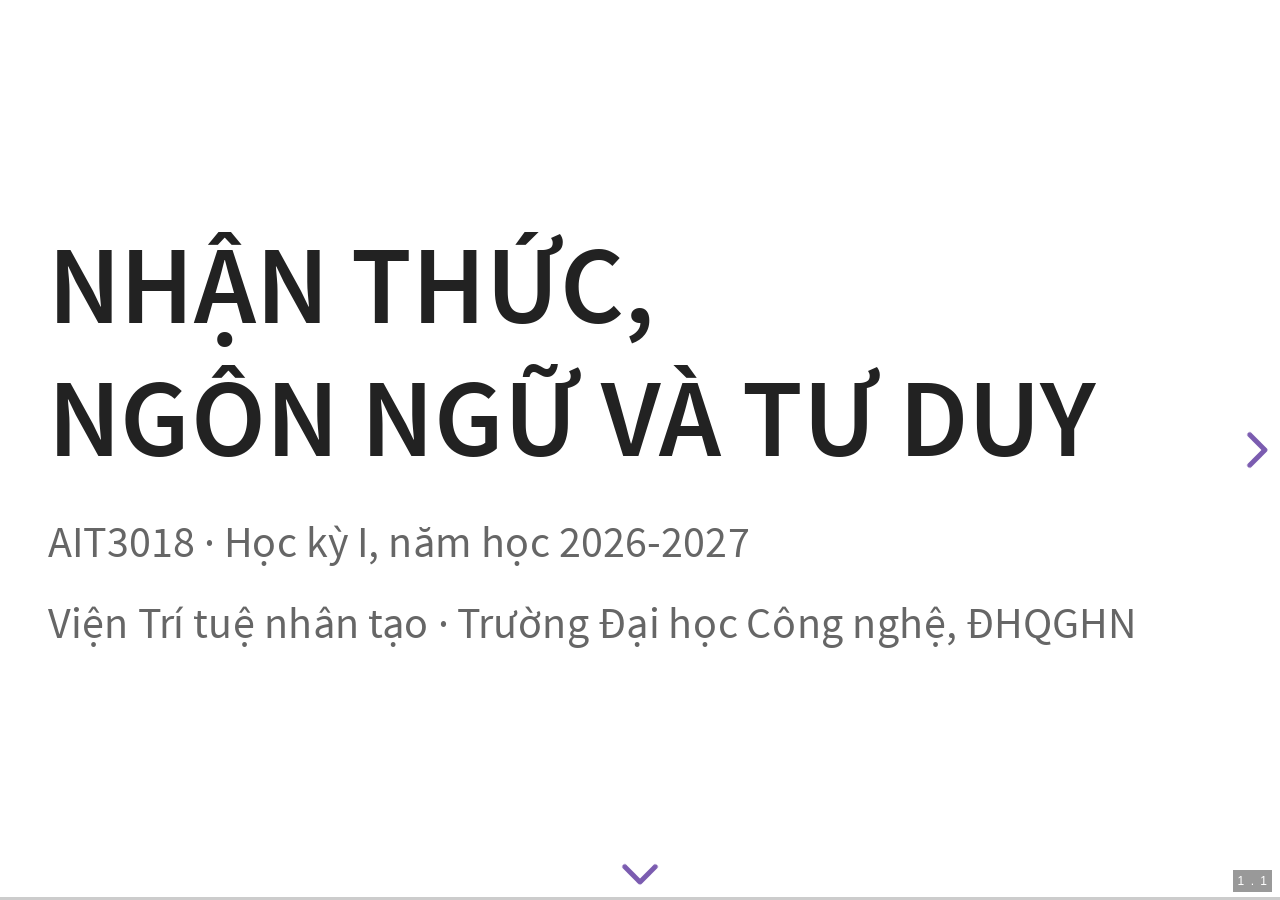
<file: 2627-1/bai-08-cau-truc-cua-ngon-ngu.html>
<!doctype html>
<html lang="vi"><head>
<meta charset="utf-8"><meta name="viewport" content="width=device-width,initial-scale=1">
<meta name="robots" content="noindex,nofollow">
<title>NTNNTD | Bài 8: Cấu trúc của ngôn ngữ</title>
<link rel="stylesheet" href="revealjs/dist/reset.css"><link rel="stylesheet" href="revealjs/dist/reveal.css">
<link rel="stylesheet" href="revealjs/dist/theme/white.css"><link rel="stylesheet" href="lecture-style.css">
<link rel="stylesheet" href="lecture-08.css"><link rel="icon" href="favicon.svg">
</head><body><div class="reveal lecture-08"><div class="slides">
<section data-part="Mở bài">
<section data-slide-id="1.1" data-origin-slide="1.1">
<h1>Nhận thức,<br>Ngôn ngữ và Tư duy</h1>
<p class="text-light">AIT3018 · Học kỳ I, năm học 2026-2027</p><p class="text-light">Viện Trí tuệ nhân tạo · Trường Đại học Công nghệ, ĐHQGHN</p>

</section>
<section data-slide-id="1.2" data-origin-slide="1.2">
<h1 class="lesson-title"><span class="text-light">Bài 8</span><br>Cấu trúc của ngôn ngữ</h1>
<div class="question-box"><div class="question-title">Câu hỏi</div><div class="question-content"><p>Tiếng Việt chỉ sử dụng 6.142 âm tiết. Vì sao từ số âm tiết hữu hạn ấy có thể tạo ra vô số câu?</p></div></div><p class="small-note">Theo Đoàn Thiện Thuật và Cao Xuân Hạo, âm tiết tiếng Việt gồm 23 âm đầu, 16 âm chính, 8 âm cuối và 6 thanh điệu. Số âm tiết thực dùng theo Trần Thị Minh Phương (1991).</p>

</section>
<section data-slide-id="1.3" data-origin-slide="1.3">
<h2>Dąbrowska trong bài đọc</h2>
<div class="question-box"><div class="question-title">Bài đọc tuần trước</div><div class="question-content"><p>Từ 1 đến 5 tuổi, một đứa trẻ nghe khoảng bao nhiêu từ: vài trăm nghìn, vài triệu hay vài chục triệu?</p></div></div><p class="big-number fragment">khoảng <b>42 triệu</b> từ</p><div class="tiles three fragment"><div class="tile-card"><strong>Ngữ pháp phổ quát</strong><div>bẩm sinh, chung cho mọi ngôn ngữ</div></div><div class="tile-card"><strong>Ba lập luận</strong><div>phổ quát, hội tụ, nghèo nàn kích thích: <b>chưa đứng vững</b></div></div><div class="tile-card"><strong>Thay thế</strong><div>các khả năng nhận thức chung</div></div></div>

</section>
<section data-slide-id="1.4" data-origin-slide="1.4">
<h2>Thảo luận: UG và ba lập luận</h2>
<div class="question-box discussion-box"><div class="question-title">Thảo luận 1/2</div><div class="question-content"><ol><li data-question-id="D1" value="1">Dąbrowska định nghĩa Ngữ pháp phổ quát (Universal Grammar, UG) như thế nào? Bà muốn nói gì khi cho rằng “không có định nghĩa rõ ràng hay sự đồng thuận” về những gì UG thực sự chứa?</li><li data-question-id="D2" value="2">Ba lập luận chính thường được dùng để ủng hộ sự tồn tại của UG là gì, và Dąbrowska đánh giá từng lập luận ra sao? (Gợi ý: tính phổ quát, sự hội tụ, và sự nghèo nàn của kích thích.)</li><li data-question-id="D3" value="3">Theo Dąbrowska, bằng chứng nào thách thức lập luận “hội tụ”, tức ý rằng mọi người bản ngữ đều đạt được cùng một ngữ pháp? Những khác biệt cá nhân trong tri thức ngôn ngữ khớp vào phê phán này như thế nào?</li><li data-question-id="D4" value="4">Dąbrowska đưa ra những ví dụ nào để nghi vấn tính phổ quát của các đặc điểm ngôn ngữ giữa các ngôn ngữ? Những ví dụ này có làm yếu khẳng định rằng có một ngữ pháp chung, bẩm sinh không?</li></ol></div></div>

</section>
<section data-slide-id="1.5" data-origin-slide="1.5">
<h2>Thảo luận: thay thế và hệ quả</h2>
<div class="question-box discussion-box"><div class="question-title">Thảo luận 2/2</div><div class="question-content"><ol><li data-question-id="D5" value="5">Dąbrowska diễn giải lại lập luận “sự nghèo nàn của kích thích” như thế nào? Bà có cho rằng đầu vào ngôn ngữ của trẻ thực sự không đủ để học ngữ pháp không? Vì sao?</li><li data-question-id="D6" value="6">Dąbrowska đề xuất cách giải thích thay thế nào cho khả năng học ngôn ngữ của con người mà không cần UG? Các cơ chế nhận thức chung (domain-general) hay các thiên hướng học tập có thể thay thế vai trò của UG như thế nào?</li><li data-question-id="D7" value="7">Bác bỏ UG có những hệ quả rộng hơn nào cho lý thuyết ngôn ngữ học và khoa học nhận thức? Sự chuyển hướng này sẽ thay đổi cách chúng ta nghiên cứu việc thụ đắc ngôn ngữ và sự đa dạng ngôn ngữ ra sao?</li><li data-question-id="D8" value="8">Bạn có đồng ý với quan điểm của Dąbrowska rằng lý thuyết ngôn ngữ học đã coi UG như một niềm tin hơn là một giả thuyết có thể kiểm chứng không? Nghiên cứu tương lai có thể làm cuộc tranh luận về UG mang tính thực nghiệm và dựa trên bằng chứng hơn như thế nào?</li></ol></div></div>

</section>
<section data-slide-id="1.6" data-origin-slide="1.6">
<h2>Nội dung buổi học</h2>
<ol><li>Ngữ âm học và âm vị học</li><li>Hình thái học và cú pháp học</li><li>Ngữ nghĩa học và ngữ dụng học</li><li>Ngôn ngữ ký hiệu</li></ol><p class="text-light">Âm thanh → âm vị → từ → câu → nghĩa → ý định; cuối buổi đối chiếu với ngôn ngữ ký hiệu</p>

</section>
<section data-slide-id="1.7" data-origin-slide="1.7">
<h2>Ngôn ngữ và các tầng cấu trúc</h2>
<div class="ladder" aria-label="Sáu tầng cấu trúc, từ dưới lên, với câu “Đề thi dễ quá nhỉ!”"><p class="ladder-ex">“Đề thi dễ quá nhỉ!”</p><div class="step fragment fade-up" data-fragment-index="6"><strong>Ngữ dụng</strong><div class="step-ex">sau buổi thi khó → <b class="twist">mỉa mai</b></div></div><div class="step fragment fade-up" data-fragment-index="5"><strong>Ngữ nghĩa</strong><div class="step-ex">đề rất dễ</div></div><div class="step fragment fade-up" data-fragment-index="4"><strong>Cú pháp</strong><div class="step-ex"><span class="tile">đề thi</span><span class="tile">dễ quá</span><span class="tile">nhỉ</span></div></div><div class="step fragment fade-up" data-fragment-index="3"><strong>Hình thái</strong><div class="step-ex"><span class="word"><span class="tile">đề</span><span class="tile">thi</span></span><span class="tile">dễ</span><span class="tile">quá</span><span class="tile">nhỉ</span></div></div><div class="step fragment fade-up" data-fragment-index="2"><strong>Âm vị</strong><div class="step-ex"><span class="tile mono">/tʰ/</span><span class="tile mono">/i/</span></div></div><div class="step fragment fade-up" data-fragment-index="1"><strong>Ngữ âm</strong><div class="step-ex"><svg class="wave" viewBox="0 0 220 34" aria-hidden="true"><path d="M0 17 Q6 5 12 17 T24 17 Q28 2 34 17 T46 17 Q50 9 54 17 T64 17 L72 17 Q78 0 84 17 T96 17 Q100 8 104 17 T114 17 Q120 4 126 17 T138 17 L146 17 Q152 6 158 17 T170 17 Q174 1 180 17 T192 17 Q196 10 200 17 T210 17 L220 17"/></svg></div></div></div><div class="question-box fragment fade-up"><div class="question-title">Câu hỏi</div><div class="question-content"><p>Ngôn ngữ ký hiệu không dùng âm thanh. Ngôn ngữ này có những tầng nào?</p></div></div>

</section>
<section data-slide-id="1.8" data-origin-slide="1.8">
<h2>Ngữ pháp</h2>
<div class="lenses"><div class="lens"><strong>Chuẩn tắc</strong><span class="en">prescriptive</span><em>Nên nói thế nào?</em></div><div class="lens"><strong>Mô tả</strong><span class="en">descriptive</span><em>Thật sự nói thế nào?</em></div><div class="lens"><strong>Tạo sinh</strong><span class="en">generative</span><em>Quy tắc nào sinh ra câu?</em></div><div class="lens"><strong>Sư phạm</strong><span class="en">pedagogical</span><em>Dạy thế nào?</em></div><div class="lens hl"><strong>Trong đầu</strong><span class="en">mental grammar</span><em>Ngầm biết gì?</em></div></div><div class="question-box"><div class="question-title">Câu hỏi</div><div class="question-content"><p>Không ai dạy người Việt phải nói “cái bàn này” chứ không nói “này bàn cái”. Tri thức đó đến từ đâu?</p></div></div>

</section>
<section data-slide-id="1.9" data-origin-slide="1.9">
<h2>Regex cho dấu ngoặc cân bằng</h2>
<div class="question-box"><div class="question-title">Hoạt động</div><div class="question-content"><p>Viết một biểu thức chính quy (regex) khớp mọi chuỗi ngoặc cân bằng và không khớp chuỗi nào khác.</p></div></div><div class="regex-cases"><div><strong>Phải khớp</strong><code>()</code><code>(())</code><code>()(())</code><code>((()))</code></div><div><strong>Không được khớp</strong><code>)(</code><code>(()</code><code>())(</code><code>((())</code></div></div><p class="key-box fragment">Regex thuần không làm được: phải đếm độ sâu lồng không giới hạn, mà máy trạng thái hữu hạn (finite automaton) không nhớ được độ sâu tùy ý.</p><p class="term-note fragment">Câu tiếng Việt cũng lồng nhau như ngoặc: “Con chuột [mà con mèo [mà bé Na nuôi] đuổi] đã trốn mất.”</p>

</section>
<section data-slide-id="1.10" data-origin-slide="1.10">
<h2>Phân cấp Chomsky</h2>
<svg class="diagram h420" viewBox="0 0 900 404" role="img" aria-label="Phân cấp Chomsky: bốn hình lồng nhau. Ngoài cùng là văn phạm loại 0, không hạn chế, nhận bởi máy Turing. Bên trong là loại 1, cảm ngữ cảnh, nhận bởi máy Turing có băng giới hạn. Tiếp theo là loại 2, phi ngữ cảnh, nhận bởi máy trạng thái có ngăn xếp. Trong cùng là loại 3, chính quy, nhận bởi máy trạng thái hữu hạn. Ví dụ bên phải: loại 0, mọi thứ máy tính tính được; loại 1, phụ thuộc đan chéo kiểu tiếng Đức Thụy Sĩ; loại 2, ngoặc cân bằng, câu lồng câu; loại 3, số điện thoại, email.">
<g stroke-width="3">
<rect x="6" y="6" width="888" height="392" rx="26" fill="#f5f1fa" stroke="#6D4AA8"/>
<rect x="40" y="92" width="820" height="298" rx="24" fill="#ede6f7" stroke="#6D4AA8"/>
<rect x="74" y="178" width="752" height="204" rx="22" fill="#e2eef3" stroke="#2A7291"/>
<rect x="108" y="264" width="684" height="110" rx="20" fill="#d3e6ee" stroke="#2A7291"/></g>
<g font-family="Source Sans Pro, Arial, sans-serif">
<text x="30" y="40" font-size="27" font-weight="700" fill="#553582">Loại 0: không hạn chế</text>
<text x="30" y="78" font-size="24" fill="#666">máy Turing</text>
<text x="64" y="126" font-size="27" font-weight="700" fill="#553582">Loại 1: cảm ngữ cảnh</text>
<text x="64" y="164" font-size="24" fill="#666">máy Turing có băng giới hạn</text>
<text x="98" y="212" font-size="27" font-weight="700" fill="#245d76">Loại 2: phi ngữ cảnh</text>
<text x="98" y="250" font-size="24" fill="#666">máy trạng thái có ngăn xếp</text>
<text x="132" y="304" font-size="27" font-weight="700" fill="#245d76">Loại 3: chính quy</text>
<text x="132" y="342" font-size="24" fill="#666">máy trạng thái hữu hạn</text></g>
<g font-family="Source Sans Pro, Arial, sans-serif" text-anchor="end" font-size="24" fill="#6D4AA8">
<text x="870" y="40">mọi thứ máy tính tính được</text>
<text x="836" y="126">đan chéo kiểu tiếng Đức Thụy Sĩ</text>
<text x="802" y="212">ngoặc cân bằng, câu lồng câu</text>
<text x="768" y="304">số điện thoại, email</text></g>
</svg><p class="key-box">Chomsky (1956) đặt câu hỏi ngôn ngữ học: ngôn ngữ tự nhiên cần loại văn phạm mạnh đến đâu?</p>

</section>
</section>
<section data-part="Ngữ âm học và âm vị học">
<section data-slide-id="2.1" data-origin-slide="2.1">
<h1><span class="text-light">1.</span><br>Ngữ âm học và âm vị học</h1>
<p class="text-light">Phonetics và phonology: từ sóng âm đến âm vị trong đầu người nghe</p>

</section>
<section data-slide-id="2.2" data-origin-slide="2.2">
<h2>Ngữ âm học</h2>
<p class="lead"><strong>Ngữ âm học (phonetics):</strong> âm thanh lời nói đi từ miệng đến tai. Đơn vị: âm tố (phone).</p><div class="chain"><div class="tile-card"><strong>Cấu âm</strong><small>articulatory</small><div>miệng tạo âm</div></div><div class="tile-card"><strong>Âm học</strong><small>acoustic</small><div>sóng âm truyền đi</div></div><div class="tile-card"><strong>Thính giác</strong><small>auditory</small><div>tai nhận âm</div></div></div><div class="chain-extra"><div class="tile-card alt"><strong>Thị giác</strong><small>optico-acoustic</small><div>mắt nhìn khẩu hình</div></div></div>

</section>
<section data-slide-id="2.3" data-origin-slide="2.3">
<h2>Hiệu ứng McGurk</h2>
<div class="video-main"><div class="video-embed"><iframe data-src="https://www.youtube-nocookie.com/embed/2k8fHR9jKVM?rel=0&modestbranding=1" title="Hiệu ứng McGurk, trích chương trình BBC Horizon" allow="autoplay; encrypted-media; picture-in-picture" allowfullscreen></iframe></div></div><p class="key-box fragment">Âm thanh giữ nguyên, chỉ khẩu hình miệng thay đổi: điều mắt thấy làm thay đổi điều tai nghe.</p>

</section>
<section data-slide-id="2.4" data-origin-slide="2.4">
<h2>Bảng chữ cái ngữ âm quốc tế (IPA)</h2>
<div class="slide-badge-row"><span class="self-study-badge">📖 Tự học</span></div><div class="flow3 ipa"><div class="f-in">nh <small>nhà</small></div><div class="f-op"><span></span></div><div class="f-out">[ɲ]</div><div class="f-in">ng, ngh <small>ngà, nghe</small></div><div class="f-op"><span></span></div><div class="f-out">[ŋ]</div><div class="f-in">c, k, q <small>ca, kê, qua</small></div><div class="f-op"><span></span></div><div class="f-out">[k]</div><div class="f-in">d, gi, r <small>dao, giao, rao (Hà Nội)</small></div><div class="f-op"><span></span></div><div class="f-out">[z]</div></div><div class="question-box"><div class="question-title">Câu hỏi</div><div class="question-content"><p>Vì sao từ điển tiếng Anh cần phiên âm, còn từ điển tiếng Việt thì không?</p></div></div><p class="small-note">Nghe phát âm IPA: <a href="https://www.youtube.com/watch?v=HqUl2Q74eSI" target="_blank" rel="noopener">video 1</a>, <a href="https://www.youtube.com/watch?v=wKEI9n_Xs5Q" target="_blank" rel="noopener">video 2</a>. <a href="https://upload.wikimedia.org/wikipedia/commons/thumb/4/4d/IPA_Kiel_2020_full_vie-1.png/800px-IPA_Kiel_2020_full_vie-1.png" target="_blank" rel="noopener">Bảng IPA tiếng Việt</a>.</p>

</section>
<section data-slide-id="2.5" data-origin-slide="2.5">
<h2>Âm tố, âm vị và biến thể âm vị</h2>
<div class="phon-compare"><div class="pc-panel"><div class="pc-lang">Tiếng Anh</div><div class="pc-node">/t/<small>một âm vị (phoneme)</small></div><div class="pc-kids"><div class="pc-leaf">[tʰ]<span>top</span></div><div class="pc-leaf">[t]<span>stop</span></div></div><p class="pc-note">hai âm tố (phone) là <strong>biến thể âm vị</strong> <span class="keep">(allophone)</span></p></div><div class="pc-panel vi fragment"><div class="pc-lang">Tiếng Việt</div><div class="pc-pair"><div class="pc-node">/t/<small>tai</small></div><div class="pc-node">/tʰ/<small>thai</small></div></div><p class="pc-note">đổi một âm, đổi nghĩa: <strong>cặp tối thiểu</strong> <span class="keep">(minimal pair)</span>, hai âm vị</p></div></div><div class="question-box"><div class="question-title">Câu hỏi</div><div class="question-content"><p>Tiếng Anh coi [tʰ] và [t] là một âm vị. Tiếng Việt thì sao?</p></div></div>

</section>
<section data-slide-id="2.6" data-origin-slide="2.6">
<h2>Một âm vị hay hai âm vị?</h2>
<div class="dtree" role="img" aria-label="Cây quyết định: hai âm có phân bố bổ sung không. Có: hai âm có giống nhau về ngữ âm không; có thì là biến thể của một âm vị, không thì là hai âm vị. Không: thay âm này bằng âm kia, nghĩa có đổi không; có thì là hai âm vị, không thì là biến thể tự do."><div class="dt-row one"><div class="dt-q">Hai âm có phân bố bổ sung không?</div></div><div class="dt-link"><svg viewBox="0 0 100 40" preserveAspectRatio="none" aria-hidden="true"><line x1="50" y1="0" x2="25" y2="40"/><line x1="50" y1="0" x2="75" y2="40"/></svg><span class="dt-pill" style="left:36%">Có</span><span class="dt-pill no" style="left:64%">Không</span></div><div class="dt-row two"><div class="dt-q">Giống nhau về ngữ âm không?</div><div class="dt-q">Thay cho nhau, nghĩa có đổi không?</div></div><div class="dt-link"><svg viewBox="0 0 100 40" preserveAspectRatio="none" aria-hidden="true"><line x1="25" y1="0" x2="12.5" y2="40"/><line x1="25" y1="0" x2="37.5" y2="40"/><line x1="75" y1="0" x2="62.5" y2="40"/><line x1="75" y1="0" x2="87.5" y2="40"/></svg><span class="dt-pill" style="left:17%">Có</span><span class="dt-pill no" style="left:33%">Không</span><span class="dt-pill" style="left:67%">Có</span><span class="dt-pill no" style="left:83%">Không</span></div><div class="dt-row four"><div class="dt-a one"><b>biến thể của<br>một âm vị</b><span class="dt-ex">[tʰ] top, [t] stop</span></div><div class="dt-a two"><b>hai âm vị</b><span class="dt-ex">[h] và [ŋ] tiếng Anh</span></div><div class="dt-a two"><b>hai âm vị</b><span class="dt-ex">tai, thai</span></div><div class="dt-a one"><b>biến thể<br>tự do</b><span class="dt-ex">“either” đọc [iː] hay [aɪ] đều được</span></div></div></div><div class="question-box"><div class="question-title">Câu hỏi</div><div class="question-content"><p>Giọng Hà Nội đọc “tre” và “che” như nhau, giọng miền Nam thì không. Tr và ch là một hay hai âm vị?</p></div></div>

</section>
<section data-slide-id="2.7" data-origin-slide="2.7">
<h2>Cặp tối thiểu trong tiếng Việt</h2>
<p class="big-line">ba · bà · bá · bả · bã · bạ</p><div class="question-box"><div class="question-title">Câu hỏi</div><div class="question-content"><p>Sáu tiếng trên khác nhau ở yếu tố nào?</p></div></div><p class="key-box fragment">Khác <strong>thanh điệu</strong>: đổi thanh là đổi từ.</p>

</section>
<section data-slide-id="2.8" data-origin-slide="2.8">
<h2>Âm vị học</h2>
<div class="duo"><div class="duo-card"><span class="duo-mark">[ ]</span><strong>Ngữ âm học</strong><span>âm thanh vật lý</span><span>đơn vị: âm tố</span></div><div class="duo-card vi"><span class="duo-mark">/ /</span><strong>Âm vị học</strong><span>hệ thống âm trong đầu</span><span>đơn vị: âm vị</span></div></div><div class="question-box"><div class="question-title">Câu hỏi</div><div class="question-content"><p>Tiếng Anh không có từ nào bắt đầu bằng [ŋ]. Người Anh sẽ đọc tên “Ngọc” thế nào?</p></div></div>

</section>
<section data-slide-id="2.9" data-origin-slide="2.9">
<h2>Ngôn điệu và yếu tố siêu đoạn tính</h2>
<div class="slide-badge-row"><span class="self-study-badge">📖 Tự học</span></div><div class="visual-split wide-left"><div class="split-media"><div class="vn-tones"><div class="vt"><svg viewBox="0 0 100 60" aria-hidden="true"><line class="lv" x1="4" x2="96" y1="55.0" y2="55.0"/><line class="lv" x1="4" x2="96" y1="42.5" y2="42.5"/><line class="lv" x1="4" x2="96" y1="30.0" y2="30.0"/><line class="lv" x1="4" x2="96" y1="17.5" y2="17.5"/><line class="lv" x1="4" x2="96" y1="5.0" y2="5.0"/><path d="M10 30.0 L90 30.0"/></svg><b>ba</b><span>ngang</span></div><div class="vt"><svg viewBox="0 0 100 60" aria-hidden="true"><line class="lv" x1="4" x2="96" y1="55.0" y2="55.0"/><line class="lv" x1="4" x2="96" y1="42.5" y2="42.5"/><line class="lv" x1="4" x2="96" y1="30.0" y2="30.0"/><line class="lv" x1="4" x2="96" y1="17.5" y2="17.5"/><line class="lv" x1="4" x2="96" y1="5.0" y2="5.0"/><path d="M10 42.5 L90 55.0"/></svg><b>bà</b><span>huyền</span></div><div class="vt"><svg viewBox="0 0 100 60" aria-hidden="true"><line class="lv" x1="4" x2="96" y1="55.0" y2="55.0"/><line class="lv" x1="4" x2="96" y1="42.5" y2="42.5"/><line class="lv" x1="4" x2="96" y1="30.0" y2="30.0"/><line class="lv" x1="4" x2="96" y1="17.5" y2="17.5"/><line class="lv" x1="4" x2="96" y1="5.0" y2="5.0"/><path d="M10 42.5 L90 17.5"/></svg><b>bá</b><span>sắc</span></div><div class="vt"><svg viewBox="0 0 100 60" aria-hidden="true"><line class="lv" x1="4" x2="96" y1="55.0" y2="55.0"/><line class="lv" x1="4" x2="96" y1="42.5" y2="42.5"/><line class="lv" x1="4" x2="96" y1="30.0" y2="30.0"/><line class="lv" x1="4" x2="96" y1="17.5" y2="17.5"/><line class="lv" x1="4" x2="96" y1="5.0" y2="5.0"/><path d="M10 30.0 Q50 62.5 90 42.5"/></svg><b>bả</b><span>hỏi</span></div><div class="vt"><svg viewBox="0 0 100 60" aria-hidden="true"><line class="lv" x1="4" x2="96" y1="55.0" y2="55.0"/><line class="lv" x1="4" x2="96" y1="42.5" y2="42.5"/><line class="lv" x1="4" x2="96" y1="30.0" y2="30.0"/><line class="lv" x1="4" x2="96" y1="17.5" y2="17.5"/><line class="lv" x1="4" x2="96" y1="5.0" y2="5.0"/><path d="M10 30.0 L42 25.0"/><path d="M58 22.5 L90 5.0"/></svg><b>bã</b><span>ngã</span></div><div class="vt"><svg viewBox="0 0 100 60" aria-hidden="true"><line class="lv" x1="4" x2="96" y1="55.0" y2="55.0"/><line class="lv" x1="4" x2="96" y1="42.5" y2="42.5"/><line class="lv" x1="4" x2="96" y1="30.0" y2="30.0"/><line class="lv" x1="4" x2="96" y1="17.5" y2="17.5"/><line class="lv" x1="4" x2="96" y1="5.0" y2="5.0"/><path d="M10 42.5 L62 55.0"/></svg><b>bạ</b><span>nặng</span></div></div></div><div><p><strong>Trọng âm:</strong> <b class="stress">RE</b>cord (danh từ), re<b class="stress">CORD</b> (động từ).</p><p><strong>Ngữ điệu:</strong> “Hôm nay có kiểm tra.” và “Hôm nay có kiểm tra?”</p><p><strong>Nhịp điệu:</strong> độ dài, chỗ ngắt của lời nói.</p><p><strong>Thanh điệu:</strong> đổi cao độ là đổi từ.</p></div></div><p class="small-note">Đường tím: giọng lên hay xuống khi đọc mỗi tiếng (càng cao trong ô, giọng càng cao).</p>

</section>
<section data-slide-id="2.10" data-origin-slide="2.10">
<h2>Ngữ âm học trong AI</h2>
<div class="ai-speech"><div class="as-loop"><div class="as-box"><small>Âm thanh</small><svg class="wave" viewBox="0 0 220 34" aria-hidden="true"><path d="M0 17 Q6 5 12 17 T24 17 Q28 2 34 17 T46 17 Q50 9 54 17 T64 17 L72 17 Q78 0 84 17 T96 17 Q100 8 104 17 T114 17 Q120 4 126 17 T138 17 L146 17 Q152 6 158 17 T170 17 Q174 1 180 17 T192 17 Q196 10 200 17 T210 17 L220 17"/></svg></div><div class="as-mid"><div class="as-arrow down"><svg viewBox="0 0 20 70" aria-hidden="true"><path d="M10 2 V62 M3 54 L10 64 L17 54"/></svg><span>Nhận dạng<br><small>ASR</small></span></div><div class="as-arrow up"><span>Tổng hợp<br><small>TTS</small></span><svg viewBox="0 0 20 70" aria-hidden="true"><path d="M10 68 V8 M3 16 L10 6 L17 16"/></svg></div></div><div class="as-box"><small>Chữ</small><span class="as-text">Xin chào</span></div></div><div class="as-video"><div class="video-embed"><iframe data-src="https://www.youtube-nocookie.com/embed/oN3Y_iKmgZA?rel=0&modestbranding=1" title="Hai robot Ameca và Azi trò chuyện" allow="autoplay; encrypted-media; picture-in-picture" allowfullscreen></iframe></div></div></div><div class="question-box"><div class="question-title">Câu hỏi</div><div class="question-content"><p>Mô hình nhận diện cảm xúc qua giọng học trên tiếng Anh sẽ nhầm điều gì khi gặp tiếng Việt?</p></div></div>

</section>
</section>
<section data-part="Hình thái học và cú pháp học">
<section data-slide-id="3.1" data-origin-slide="3.1">
<h1><span class="text-light">2.</span><br>Hình thái học và cú pháp học</h1>
<p class="text-light">Morphology và syntax: ghép hình vị thành từ, ghép từ thành câu</p>

</section>
<section data-slide-id="3.2" data-origin-slide="3.2">
<h2>Hình thái học</h2>
<div class="mt2"><div class="mt2-row"><div class="mt2-lab"><b>Đơn lập</b><i>isolating</i><span>Việt</span></div><div class="mt2-flow"><span class="mt2-in sep"><span class="pc r"><b>tôi</b></span><span class="pc a"><b>sẽ</b></span><span class="pc r"><b>đi</b></span></span><span class="mt2-res"><span class="mt2-arrow">→</span><span class="pc out"><b>tôi sẽ đi</b><i>ba từ rời</i></span></span></div></div><div class="mt2-row"><div class="mt2-lab"><b>Chắp dính</b><i>agglutinative</i><span>Thổ Nhĩ Kỳ</span></div><div class="mt2-flow"><span class="mt2-in"><span class="pc r"><b>gid</b><i>đi</i></span><span class="pc a"><b>eceğ</b><i>sẽ</i></span><span class="pc a"><b>im</b><i>tôi</i></span></span><span class="mt2-res"><span class="mt2-arrow">→</span><span class="pc out"><b>gideceğim</b><i>“tôi sẽ đi”</i></span></span></div></div><div class="mt2-row"><div class="mt2-lab"><b>Hòa kết</b><i>fusional</i><span>Tây Ban Nha</span></div><div class="mt2-flow"><span class="mt2-in"><span class="pc r"><b>hablar</b><i>nói</i></span><span class="pc a"><b>yo</b><i>tôi</i></span><span class="pc m"><i>hiện tại</i></span></span><span class="mt2-res"><span class="mt2-arrow">→</span><span class="pc out"><b>hablo</b><i>“tôi nói”</i></span></span></div></div><div class="mt2-row long"><div class="mt2-lab"><b>Đa tổng hợp</b><i>polysynthetic</i><span>Mohawk</span></div><div class="mt2-flow"><span class="mt2-in"><span class="pc a"><b>s</b><i>lại</i></span><span class="pc a"><b>a</b><i>quá khứ</i></span><span class="pc a"><b>honwa</b><i>cô ấy → anh ta</i></span><span class="pc r"><b>nho</b><i>cửa</i></span><span class="pc r"><b>ton</b><i>đóng</i></span><span class="pc a"><b>kw</b><i>ngược lại</i></span><span class="pc a"><b>ahs</b><i>cho</i></span><span class="pc a"><b>e</b><i>xong</i></span></span><span class="mt2-res"><span class="mt2-arrow">→</span><span class="pc out"><b>sahonwanhotónkwahse</b><i>“cô ấy lại mở cửa cho anh ta”</i></span></span></div></div><div class="mt2-row"><div class="mt2-lab"><b>Biến tố bên trong</b><i>nonconcatenative</i><span>Ả Rập</span></div><div class="mt2-flow"><span class="mt2-in"><span class="pc r"><b>k-t-b</b><i>gốc “viết”</i></span><span class="pc a"><b>a-a-a</b><i>đã làm</i></span><span class="pc a"><b>i-ā</b><i>vật</i></span></span><span class="mt2-res"><span class="mt2-arrow">→</span><span class="pc out"><b><span class="cons">k</span><span class="vow">a</span><span class="cons">t</span><span class="vow">a</span><span class="cons">b</span><span class="vow">a</span></b><i>“đã viết”</i></span><span class="pc out"><b><span class="cons">k</span><span class="vow">i</span><span class="cons">t</span><span class="vow">ā</span><span class="cons">b</span></b><i>“sách”</i></span></span></div></div></div>

</section>
<section data-slide-id="3.3" data-origin-slide="3.3">
<h2>Hình vị</h2>
<p class="lead"><strong>Hình vị (morpheme):</strong> đơn vị nhỏ nhất mang nghĩa hoặc chức năng ngữ pháp.</p><div class="mtree"><div class="mt-col"><strong>Tự do</strong><small>free</small><div><span class="mo"><span class="mp r"><b>book</b></span></span><span class="mo"><span class="mp r"><b>nhà</b></span></span></div><p>đứng một mình được</p></div><div class="mt-col"><strong>Ràng buộc</strong><small>bound</small><div class="mt-sub"><span>biến tố</span><span class="mo"><span class="mp r"><b>walk</b></span><span class="mp a"><b>ed</b></span></span><span class="mo"><span class="mp r"><b>cat</b></span><span class="mp a"><b>s</b></span></span></div><div class="mt-sub"><span>phái sinh</span><span class="mo"><span class="mp a"><b>un</b></span><span class="mp r"><b>happi</b></span><span class="mp a"><b>ness</b></span></span><span class="mo"><span class="mp r"><b>teach</b></span><span class="mp a"><b>er</b></span></span></div></div></div><p class="small-note">Tiếng Anh có 8 phụ tố biến tố; tiếng Việt không có.</p><div class="question-box"><div class="question-title">Câu hỏi</div><div class="question-content"><p>“Học sinh” gồm mấy hình vị? “Cà phê” gồm mấy hình vị?</p></div></div><p class="key-box fragment">“Học sinh”: hai hình vị. “Cà phê”: một hình vị, hai âm tiết.</p>

</section>
<section data-slide-id="3.4" data-origin-slide="3.4">
<h2>Hình tố và biến thể hình vị</h2>
<div class="slide-badge-row"><span class="self-study-badge">📖 Tự học</span></div><p class="lead"><strong>Hình tố (morph)</strong> là cách một hình vị được phát âm; các hình tố của cùng một hình vị là <strong>biến thể hình vị</strong> (allomorph).</p><div class="allo"><div><span class="allo-k">{-s}</span><span class="mo"><span class="mp r"><b>cat</b></span><span class="mp a"><b>[s]</b></span></span><span class="mo"><span class="mp r"><b>hand</b></span><span class="mp a"><b>[z]</b></span></span><span class="mo"><span class="mp r"><b>match</b></span><span class="mp a"><b>[ɪz]</b></span></span></div><div><span class="allo-k">{-ed}</span><span class="mo"><span class="mp r"><b>walk</b></span><span class="mp a"><b>[t]</b></span></span><span class="mo"><span class="mp r"><b>play</b></span><span class="mp a"><b>[d]</b></span></span><span class="mo"><span class="mp r"><b>want</b></span><span class="mp a"><b>[ɪd]</b></span></span></div><div><span class="allo-k">{in-}</span><span class="mo"><span class="mp a"><b>in</b></span><span class="mp r"><b>active</b></span></span><span class="mo"><span class="mp a"><b>im</b></span><span class="mp r"><b>possible</b></span></span><span class="mo"><span class="mp a"><b>il</b></span><span class="mp r"><b>legal</b></span></span><span class="mo"><span class="mp a"><b>ir</b></span><span class="mp r"><b>regular</b></span></span></div></div><p class="key-box">Âm đứng trước quyết định: sau âm vô thanh đọc [s], sau âm hữu thanh đọc [z].</p>

</section>
<section data-slide-id="3.5" data-origin-slide="3.5">
<h2>Âm vị, chữ viết và hình vị</h2>
<div class="slide-badge-row"><span class="self-study-badge">📖 Tự học</span></div><div class="count3"><div class="c3"><span class="c3-w">imported</span><div><b>8</b><small>chữ cái</small></div><div><b>6</b><small>nhóm chữ ghi âm</small></div><div><b>3</b><small>hình vị: im + port + ed</small></div></div><div class="c3 vi"><span class="c3-w">nghề</span><div><b>4</b><small>chữ cái</small></div><div><b>2</b><small>âm vị: /ŋ/, /e/ + thanh</small></div><div><b>1</b><small>hình vị</small></div></div></div><div class="question-box"><div class="question-title">Câu hỏi</div><div class="question-content"><p>“Nghề” có bốn chữ cái nhưng chỉ hai âm vị. Hệ thống chuyển chữ thành giọng nói cần biết gì?</p></div></div>

</section>
<section data-slide-id="3.6" data-origin-slide="3.6">
<h2>Các cách tạo từ mới</h2>
<div class="tiles three formula"><div class="tile-card"><strong>Phái sinh</strong><small>derivation</small><div>un + happy</div></div><div class="tile-card"><strong>Ghép</strong><small>compounding</small><div>xe + đạp</div></div><div class="tile-card"><strong>Chuyển loại</strong><small>conversion</small><div>Google → to google</div></div><div class="tile-card"><strong>Cắt</strong><small>clipping</small><div>laboratory → lab</div></div><div class="tile-card"><strong>Pha trộn</strong><small>blending</small><div>smoke + fog → smog</div></div><div class="tile-card"><strong>Viết tắt</strong><small>acronym</small><div>NASA, THPT</div></div><div class="tile-card"><strong>Vay mượn</strong><small>borrowing</small><div>wifi, ô tô</div></div><div class="tile-card"><strong>Đặt mới</strong><small>coinage</small><div>Kodak</div></div><div class="tile-card"><strong>Láy</strong><small>reduplication</small><div>sương sương, chill chill</div></div></div><p class="key-box">Láy có quy tắc: “trắng” → “trăng trắng”, không ai nói “trắng trăng”.</p>

</section>
<section data-slide-id="3.7" data-origin-slide="3.7">
<h2>Từ mới thời COVID-19</h2>
<div class="tiles three guess"><div class="tile-card"><strong>Covidiot</strong><small>người coi thường phòng dịch</small><div class="answer fragment"><b>pha trộn</b>Covid + idiot</div></div><div class="tile-card"><strong>Rona</strong><small>tên gọi đùa của COVID-19</small><div class="answer fragment"><b>cắt</b>corona</div></div><div class="tile-card"><strong>WFH</strong><small>làm việc tại nhà</small><div class="answer fragment"><b>viết tắt đọc từng chữ</b>work from home</div></div><div class="tile-card"><strong>Zoom-bombing</strong><small>người lạ vào phá buổi họp Zoom</small><div class="answer fragment"><b>ghép, thêm phụ tố</b>Zoom + bomb + -ing</div></div><div class="tile-card"><strong>Blursday</strong><small>ngày nào cũng như ngày nào</small><div class="answer fragment"><b>pha trộn</b>blur + Thursday</div></div><div class="tile-card"><strong>Self-quarantine</strong><small>tự cách ly</small><div class="answer fragment"><b>ghép</b>self + quarantine</div></div></div>

</section>
<section data-slide-id="3.8" data-origin-slide="3.8">
<h2>Đoán số token</h2>
<div class="question-box"><div class="question-title">Câu hỏi</div><div class="question-content"><p>Tokenizer của GPT-4o cắt mỗi chuỗi dưới đây thành bao nhiêu token?</p></div></div><table class="cue-list token-race"><tbody><tr><td class="cue">“strawberry”</td><td class="answer fragment">3 <span class="token-row"><span class="tok">st</span><span class="tok">raw</span><span class="tok">berry</span></span></td></tr><tr><td class="cue">“Vietnam”</td><td class="answer fragment">1 <span class="token-row"><span class="tok">Vietnam</span></span></td></tr><tr><td class="cue">“Việt Nam”</td><td class="answer fragment">3 <span class="token-row"><span class="tok">Vi</span><span class="tok">ệt</span><span class="tok">·Nam</span></span></td></tr><tr><td class="cue">“Đề thi dễ quá nhỉ!”</td><td class="answer fragment">8 <span class="token-row"><span class="tok">Đ</span><span class="tok">ề</span><span class="tok">·thi</span><span class="tok">·dễ</span><span class="tok">·quá</span><span class="tok">·nh</span><span class="tok">ỉ</span><span class="tok">!</span></span></td></tr></tbody></table><p class="key-box fragment">Token không trùng với hình vị: straw + berry bị cắt thành st | raw | berry.</p><p class="small-note">Dấu · là khoảng trắng đứng trước token. Đo bằng tiktoken, bảng o200k_base, ngày 30/10/2026. Các bạn có thể tự thử trên trang <a href="https://tiktokenizer.vercel.app/" target="_blank" rel="noopener">tiktokenizer</a>.</p>

</section>
<section data-slide-id="3.9" data-origin-slide="3.9">
<h2>Hình thái học trong NLP</h2>
<div class="flow3"><div class="f-in">Tôi đi học</div><div class="f-op"><span>tách token</span></div><div class="f-out">Tôi | đi | học</div><div class="f-in">running</div><div class="f-op"><span>rút gọn về gốc (stemming)</span></div><div class="f-out">run</div><div class="f-in">better</div><div class="f-op"><span>đưa về dạng từ điển (lemmatization)</span></div><div class="f-out">good</div><div class="f-in">unhappiness</div><div class="f-op"><span>phân tích hình thái</span></div><div class="f-out">un + happy + ness</div></div><div class="question-box"><div class="question-title">Câu hỏi</div><div class="question-content"><p>Câu “Bàn là của mẹ.” có thể tách từ theo những cách nào?</p></div></div><p class="key-box fragment">“bàn là | của | mẹ”: cái bàn ủi của mẹ. “bàn | là | của | mẹ”: cái bàn thuộc về mẹ.</p>

</section>
<section data-slide-id="3.10" data-origin-slide="3.10">
<h2>Trật tự từ và biến cách</h2>
<div class="order compact"><div class="ord"><span class="o s"><b>mèo</b><small>chủ ngữ</small></span><span class="o v"><b>đuổi</b><small>động từ</small></span><span class="o ob"><b>chuột</b><small>tân ngữ</small></span><em>Việt, Anh, Trung</em></div><div class="ord"><span class="o s"><b>mèo</b><small>chủ ngữ</small></span><span class="o ob"><b>chuột</b><small>tân ngữ</small></span><span class="o v"><b>đuổi</b><small>động từ</small></span><em>Nhật, Hàn, Thổ Nhĩ Kỳ</em></div><div class="ord"><span class="o v"><b>đuổi</b><small>động từ</small></span><span class="o s"><b>mèo</b><small>chủ ngữ</small></span><span class="o ob"><b>chuột</b><small>tân ngữ</small></span><em>Ireland, Tagalog</em></div></div><p class="lead case-def"><strong>Biến cách (declension):</strong> danh từ đổi đuôi theo vai trong câu.</p><div class="order latin"><div class="ord"><span class="o s"><b>puell<u>a</u></b><small>cô gái · chủ ngữ</small></span><span class="o ob"><b>puer<u>um</u></b><small>chàng trai · tân ngữ</small></span><span class="o v"><b>amat</b><small>yêu · động từ</small></span><em>Latinh: “cô gái yêu chàng trai”</em></div><div class="ord"><span class="o ob"><b>puer<u>um</u></b><small>chàng trai · tân ngữ</small></span><span class="o s"><b>puell<u>a</u></b><small>cô gái · chủ ngữ</small></span><span class="o v"><b>amat</b><small>yêu · động từ</small></span><em>vẫn cùng nghĩa</em></div></div><div class="question-box"><div class="question-title">Câu hỏi</div><div class="question-content"><p>Danh từ tiếng Việt không đổi đuôi. Vai trò ngữ pháp được thể hiện bằng gì?</p></div></div>

</section>
<section data-slide-id="3.11" data-origin-slide="3.11">
<h2>Các loại cây ngữ pháp</h2>
<div class="slide-badge-row"><span class="self-study-badge">📖 Tự học</span></div><svg class="diagram h340" viewBox="0 0 900 380" role="img" aria-label="Cùng câu Our cat eats eggs vẽ hai cách. Bên trái là cây thành tố: S tách thành NP và VP; NP gồm Det Our và N cat; VP gồm V eats và NP eggs. Bên phải là cây phụ thuộc: eats là gốc; cat là chủ ngữ, eggs là tân ngữ của eats; Our bổ nghĩa sở hữu cho cat."><g stroke="#8a8aa0" stroke-width="2" fill="none"><path d="M 215 46 L 110 78"/><path d="M 215 46 L 325 78"/><path d="M 110 116 L 60 148"/><path d="M 110 116 L 160 148"/><path d="M 325 116 L 270 148"/><path d="M 325 116 L 380 148"/><path d="M 380 186 L 380 218"/><path d="M 60 186 L 60 298"/><path d="M 160 186 L 160 298"/><path d="M 270 186 L 270 298"/><path d="M 380 256 L 380 298"/></g><g font-family="Source Sans Pro, Arial, sans-serif" text-anchor="middle"><text x="215" y="34" font-size="25" font-weight="700" fill="#245d76">S</text><text x="110" y="104" font-size="25" font-weight="700" fill="#245d76">NP</text><text x="325" y="104" font-size="25" font-weight="700" fill="#245d76">VP</text><text x="60" y="174" font-size="25" font-weight="700" fill="#245d76">Det</text><text x="160" y="174" font-size="25" font-weight="700" fill="#245d76">N</text><text x="270" y="174" font-size="25" font-weight="700" fill="#245d76">V</text><text x="380" y="174" font-size="25" font-weight="700" fill="#245d76">NP</text><text x="380" y="244" font-size="25" font-weight="700" fill="#245d76">N</text><text x="60" y="324" font-size="26" font-style="italic" fill="#221D3D">Our</text><text x="160" y="324" font-size="26" font-style="italic" fill="#221D3D">cat</text><text x="270" y="324" font-size="26" font-style="italic" fill="#221D3D">eats</text><text x="380" y="324" font-size="26" font-style="italic" fill="#221D3D">eggs</text></g><defs><marker id="dep-arrow" viewBox="0 0 10 10" refX="2" refY="5" markerUnits="userSpaceOnUse" markerWidth="13" markerHeight="13" orient="auto"><path d="M 1 1 L 9 5 L 1 9 Z" fill="#2A7291"/></marker><marker id="dep-root" viewBox="0 0 10 10" refX="2" refY="5" markerUnits="userSpaceOnUse" markerWidth="13" markerHeight="13" orient="auto"><path d="M 1 1 L 9 5 L 1 9 Z" fill="#6D4AA8"/></marker></defs><g font-family="Source Sans Pro, Arial, sans-serif"><path d="M 710 290 C 710 237 616 237 616 281" stroke="#2A7291" stroke-width="2.5" fill="none" marker-end="url(#dep-arrow)"/><text x="663.0" y="242" font-size="23" fill="#245d76" text-anchor="middle">chủ ngữ</text><path d="M 730 290 C 730 237 824 237 824 281" stroke="#2A7291" stroke-width="2.5" fill="none" marker-end="url(#dep-arrow)"/><text x="777.0" y="242" font-size="23" fill="#245d76" text-anchor="middle">tân ngữ</text><path d="M 600 290 C 600 237 526 237 526 281" stroke="#2A7291" stroke-width="2.5" fill="none" marker-end="url(#dep-arrow)"/><text x="563.0" y="242" font-size="23" fill="#245d76" text-anchor="middle">sở hữu</text><path d="M 720 96 L 720 280" stroke="#6D4AA8" stroke-width="2.5" fill="none" marker-end="url(#dep-root)"/><text x="720" y="84" font-size="23" fill="#553582" text-anchor="middle">gốc</text><text x="520" y="324" font-size="26" font-style="italic" fill="#221D3D" text-anchor="middle">Our</text><text x="610" y="324" font-size="26" font-style="italic" fill="#221D3D" text-anchor="middle">cat</text><text x="720" y="324" font-size="26" font-style="italic" fill="#221D3D" text-anchor="middle">eats</text><text x="830" y="324" font-size="26" font-style="italic" fill="#221D3D" text-anchor="middle">eggs</text><text x="220" y="368" font-size="24" fill="#555" text-anchor="middle">Cây thành tố</text><text x="675" y="368" font-size="24" fill="#555" text-anchor="middle">Cây phụ thuộc</text></g></svg><p class="key-box">Cây thành tố gom từ thành cụm; cây phụ thuộc nối thẳng từ với từ, động từ làm gốc.</p>

</section>
<section data-slide-id="3.12" data-origin-slide="3.12">
<h2>Luật cấu trúc cụm từ</h2>
<div class="visual-split wide-left"><div class="split-media"><svg class="diagram h340" viewBox="0 0 560 360" role="img" aria-label="Cây cú pháp của câu the big dog ate the cake: S tách thành NP và VP; NP gồm Det the, Adj big, N dog; VP gồm V ate và NP the cake."><g stroke="#8a8aa0" stroke-width="2" fill="none"><path d="M 280 46 L 130 78"/><path d="M 280 46 L 400 78"/><path d="M 130 116 L 50 158"/><path d="M 130 116 L 130 158"/><path d="M 130 116 L 210 158"/><path d="M 400 116 L 320 158"/><path d="M 400 116 L 470 158"/><path d="M 470 196 L 420 228"/><path d="M 470 196 L 510 228"/><path d="M 50 196 L 50 308"/><path d="M 130 196 L 130 308"/><path d="M 210 196 L 210 308"/><path d="M 320 196 L 320 308"/><path d="M 420 266 L 420 308"/><path d="M 510 266 L 510 308"/></g><g font-family="Source Sans Pro, Arial, sans-serif" text-anchor="middle"><text x="280" y="34" font-size="25" font-weight="700" fill="#245d76">S</text><text x="130" y="104" font-size="25" font-weight="700" fill="#245d76">NP</text><text x="400" y="104" font-size="25" font-weight="700" fill="#245d76">VP</text><text x="50" y="184" font-size="25" font-weight="700" fill="#245d76">Det</text><text x="130" y="184" font-size="25" font-weight="700" fill="#245d76">Adj</text><text x="210" y="184" font-size="25" font-weight="700" fill="#245d76">N</text><text x="320" y="184" font-size="25" font-weight="700" fill="#245d76">V</text><text x="470" y="184" font-size="25" font-weight="700" fill="#245d76">NP</text><text x="420" y="254" font-size="25" font-weight="700" fill="#245d76">Det</text><text x="510" y="254" font-size="25" font-weight="700" fill="#245d76">N</text><text x="50" y="334" font-size="26" font-style="italic" fill="#221D3D">the</text><text x="130" y="334" font-size="26" font-style="italic" fill="#221D3D">big</text><text x="210" y="334" font-size="26" font-style="italic" fill="#221D3D">dog</text><text x="320" y="334" font-size="26" font-style="italic" fill="#221D3D">ate</text><text x="420" y="334" font-size="26" font-style="italic" fill="#221D3D">the</text><text x="510" y="334" font-size="26" font-style="italic" fill="#221D3D">cake</text></g></svg></div><div><ul class="rule-list"><li><code>S → NP VP</code></li><li><code>NP → (Det) (Adj) N</code></li><li><code>VP → V (NP) (PP)</code></li><li><code>PP → P NP</code></li></ul><p class="small-note legend">S câu · NP cụm danh từ · VP cụm động từ · PP cụm giới từ · Det từ hạn định · Adj tính từ · N danh từ · V động từ · P giới từ. Ngoặc tròn: tùy chọn.</p></div></div><div class="question-box"><div class="question-title">Câu hỏi</div><div class="question-content"><p>Tiếng Việt nói “con chó to”, không nói “to con chó”. Luật NP → (Det) (Adj) N có áp dụng được cho tiếng Việt không?</p></div></div>

</section>
<section data-slide-id="3.13" data-origin-slide="3.13">
<h2>Cây cú pháp và nhập nhằng</h2>
<svg class="diagram h300" viewBox="0 0 920 360" role="img" aria-label="Hai cây cho cụm saw the man with a telescope. Cây trái: cụm giới từ with a telescope gắn trực tiếp vào cụm động từ, nghĩa là dùng ống nhòm để nhìn. Cây phải: cụm giới từ gắn vào cụm danh từ the man, nghĩa là người đàn ông cầm ống nhòm."><g stroke="#8a8aa0" stroke-width="2" fill="none"><path d="M 200 46 L 70 88"/><path d="M 200 46 L 200 88"/><path d="M 200 46 L 340 88"/><path d="M 70 126 L 70 260"/><path d="M 200 126 L 200 260"/><path d="M 340 126 L 340 260"/><path d="M 680 46 L 550 88"/><path d="M 680 46 L 770 88"/><path d="M 770 126 L 690 168"/><path d="M 770 126 L 830 168"/><path d="M 550 126 L 550 260"/><path d="M 690 206 L 690 260"/><path d="M 830 206 L 830 260"/></g><g font-family="Source Sans Pro, Arial, sans-serif" text-anchor="middle"><text x="200" y="34" font-size="25" font-weight="700" fill="#245d76">VP</text><text x="70" y="114" font-size="25" font-weight="700" fill="#245d76">V</text><text x="200" y="114" font-size="25" font-weight="700" fill="#245d76">NP</text><text x="340" y="114" font-size="25" font-weight="700" fill="#245d76">PP</text><text x="70" y="286" font-size="26" font-style="italic" fill="#221D3D">saw</text><text x="200" y="286" font-size="26" font-style="italic" fill="#221D3D">the man</text><text x="340" y="286" font-size="26" font-style="italic" fill="#221D3D">with a telescope</text><text x="680" y="34" font-size="25" font-weight="700" fill="#245d76">VP</text><text x="550" y="114" font-size="25" font-weight="700" fill="#245d76">V</text><text x="770" y="114" font-size="25" font-weight="700" fill="#245d76">NP</text><text x="690" y="194" font-size="25" font-weight="700" fill="#245d76">NP</text><text x="830" y="194" font-size="25" font-weight="700" fill="#245d76">PP</text><text x="550" y="286" font-size="26" font-style="italic" fill="#221D3D">saw</text><text x="690" y="286" font-size="26" font-style="italic" fill="#221D3D">the man</text><text x="830" y="286" font-size="26" font-style="italic" fill="#221D3D">with a telescope</text></g><g font-family="Source Sans Pro, Arial, sans-serif" text-anchor="middle" font-size="25" fill="#555"><text x="210" y="344">(a) dùng ống nhòm để nhìn</text><text x="690" y="344">(b) người đàn ông cầm ống nhòm</text></g></svg><p class="key-box">Cùng một chuỗi từ, hai cây, hai nghĩa: <strong>nhập nhằng cú pháp</strong>. Một từ nhiều nghĩa, như “bank”, là <strong>nhập nhằng từ vựng</strong>.</p>

</section>
<section data-slide-id="3.14" data-origin-slide="3.14">
<h2>Đếm số cách hiểu</h2>
<div class="question-box"><div class="question-title">Câu hỏi</div><div class="question-content"><p>Câu “I saw the man on the hill with a telescope.” có thể hiểu theo bao nhiêu cách?</p></div></div><div class="who fragment"><div class="who-h"><span></span><span>“on the hill” gắn với</span><span>“with a telescope” gắn với</span></div><div class="who-r"><span>1</span><span class="chip he">the man</span><span class="chip me">I</span></div><div class="who-r"><span>2</span><span class="chip me">I</span><span class="chip me">I</span></div><div class="who-r"><span>3</span><span class="chip he">the man</span><span class="chip hill">the hill</span></div><div class="who-r"><span>4</span><span class="chip me">I</span><span class="chip hill">the hill</span></div><div class="who-r"><span>5</span><span class="chip he">the man</span><span class="chip he">the man</span></div></div><p class="key-box fragment">Cả năm cây đều hợp ngữ pháp; chọn cây nào phải nhờ ngữ cảnh.</p>

</section>
<section data-slide-id="3.15" data-origin-slide="3.15">
<h2>Máy phân tích cú pháp chọn cây nào?</h2>
<div class="question-box"><div class="question-title">Câu hỏi</div><div class="question-content"><p>Đưa câu “I saw the man on the hill with a telescope.” vào một bộ phân tích cú pháp. Máy trả về mấy cây?</p></div></div><p class="demo-link"><a href="https://demos.explosion.ai/displacy?text=I%20saw%20the%20man%20on%20the%20hill%20with%20a%20telescope.&model=en_core_web_sm&cpu=1&cph=1" target="_blank" rel="noopener">▶ Chạy thử trên displaCy</a></p><p class="key-box fragment">Đúng một cây. Bộ phân tích chọn một cách gắn cho mỗi cụm, không báo rằng câu nhập nhằng.</p>

</section>
<section data-slide-id="3.16" data-origin-slide="3.16">
<h2>Ngữ pháp cải biến (Chomsky)</h2>
<div class="flow3 deep"><div class="f-in">The dog chased the cat.</div><div class="f-op"><span>chủ động → bị động</span></div><div class="f-out">The cat was chased by the dog.</div><div class="f-in">John is eating an apple.</div><div class="f-op"><span>trần thuật → câu hỏi</span></div><div class="f-out">Is John eating an apple?</div></div><p class="key-box">“Colorless green ideas sleep furiously” (1957): đúng cú pháp nhưng vô nghĩa.</p><p class="small-note">Mô hình cấu trúc sâu và bề mặt năm 1965; chương trình tối giản của chính Chomsky (1995) bỏ hai tầng này.</p>

</section>
<section data-slide-id="3.17" data-origin-slide="3.17">
<h2>Cú pháp và não bộ</h2>
<div class="slide-badge-row"><span class="self-study-badge">📖 Tự học</span></div><div class="visual-split wide-left"><div class="split-media"><figure class="side-figure"><img src="assets/lecture-08/brain-language-areas.jpg" alt="Não trái nhìn nghiêng: vùng Broca ở thùy trán, vùng Wernicke ở thùy thái dương, dải sợi bó cung nối hai vùng"></figure><figcaption>Hình: <a href="https://commons.wikimedia.org/wiki/File:1605_Brocas_and_Wernickes_Areas-02.jpg" target="_blank" rel="noopener">OpenStax, Anatomy &amp; Physiology</a>, CC BY 3.0.</figcaption></div><div><div class="tiles one"><div class="tile-card"><strong>Vùng Broca</strong><small>thùy trán trái</small><div>sản sinh câu, xử lý cú pháp</div></div><div class="tile-card"><strong>Vùng Wernicke</strong><small>thùy thái dương trái</small><div>hiểu câu</div></div><div class="tile-card"><strong>Bó cung</strong><small>arcuate fasciculus</small><div>dải sợi nối hai vùng</div></div></div></div></div><p class="key-box">Broca là một nút trong mạng, không phải hộp ngữ pháp riêng.</p>

</section>
<section data-slide-id="3.18" data-origin-slide="3.18">
<h2>Cú pháp trong AI</h2>
<div class="pipeline news"><div class="pl-step"><span class="pl-n">1</span><strong>Văn bản thô</strong><div class="pl-out">“Trường ĐH Công nghệ là đơn vị chủ trì tổ chức Hội nghị Trí tuệ nhân tạo AI4LIFE đầu tiên vào năm 2018. Đến năm 2022, các nhóm sinh viên của Nhà trường đạt giải thưởng cao tại AI4VN challenges.”</div></div><div class="pl-step"><span class="pl-n">2</span><strong>Tách câu</strong><div class="pl-out"><span class="pl-box">Trường ĐH Công nghệ là đơn vị chủ trì … năm 2018.</span><span class="pl-box">Đến năm 2022, … AI4VN challenges.</span></div></div><div class="pl-step"><span class="pl-n">3</span><strong>Tách token</strong><div class="pl-out"><span class="pl-box">Trường</span><span class="pl-box">ĐH</span><span class="pl-box">Công nghệ</span><span class="pl-box">là</span><span class="pl-box">đơn vị</span><span class="pl-box">chủ trì</span><span class="pl-box">tổ chức</span><span class="pl-more">…</span></div></div><div class="pl-step"><span class="pl-n">4</span><strong>Gán nhãn từ loại</strong><div class="pl-out"><span class="pl-tok"><b>Trường</b><i>danh từ</i></span><span class="pl-tok"><b>ĐH</b><i>danh từ</i></span><span class="pl-tok"><b>Công nghệ</b><i>danh từ</i></span><span class="pl-tok"><b>là</b><i>động từ</i></span><span class="pl-tok"><b>đơn vị</b><i>danh từ</i></span><span class="pl-tok"><b>chủ trì</b><i>động từ</i></span><span class="pl-more">…</span></div></div><div class="pl-step"><span class="pl-n">5</span><strong>Nhận diện thực thể</strong><div class="pl-out"><span class="pl-ent org">Trường ĐH Công nghệ <i>tổ chức</i></span><span class="pl-ent ev">AI4LIFE <i>sự kiện</i></span><span class="pl-ent loc">2018 <i>thời gian</i></span><span class="pl-ent ev">AI4VN <i>sự kiện</i></span></div></div><div class="pl-step"><span class="pl-n">6</span><strong>Trích xuất quan hệ</strong><div class="pl-out"><span class="pl-rel">(Trường ĐH Công nghệ, chủ trì, AI4LIFE)</span><span class="pl-rel">(AI4LIFE, năm, 2018)</span></div></div></div><p class="small-note">Câu trích từ bản tin <a href="https://uet.vnu.edu.vn/nhieu-san-pham-ai-cua-truong-dai-hoc-cong-nghe-tham-gia-trien-lam-tai-ngay-hoi-tri-tue-nhan-tao-viet-nam-2025/" target="_blank" rel="noopener">VNU-UET, 26/9/2025</a>.</p><div class="question-box"><div class="question-title">Câu hỏi</div><div class="question-content"><p>GPT không dựng cây cú pháp tường minh. Phân tích cú pháp còn để làm gì?</p></div></div>

</section>
</section>
<section data-part="Ngữ nghĩa học và ngữ dụng học">
<section data-slide-id="4.1" data-origin-slide="4.1">
<h1><span class="text-light">3.</span><br>Ngữ nghĩa học và ngữ dụng học</h1>
<p class="text-light">Semantics và pragmatics: điều câu nói ra và điều người nói muốn</p>

</section>
<section data-slide-id="4.2" data-origin-slide="4.2">
<h2>Ngữ nghĩa học</h2>
<div class="visual-split wide-left"><div class="split-media"><div class="sem-tri" role="img" aria-label="Tam giác nghĩa: đỉnh trên là khái niệm mèo trong đầu; góc trái dưới là con mèo thật; góc phải dưới là các chữ mèo, cat, chat, 猫. Khái niệm chỉ tới con mèo thật và được chữ biểu đạt; chữ và con mèo thật không nối trực tiếp."><svg class="st-lines" viewBox="0 0 540 345" aria-hidden="true"><path d="M 270 35 L 95 280"/><path d="M 270 35 L 445 280"/><path class="dash" d="M 95 290 L 445 290"/></svg><div class="st-concept"><strong>Khái niệm</strong><span>ý niệm “mèo” trong đầu</span></div><span class="st-lab l">chỉ tới</span><span class="st-lab r">biểu đạt</span><div class="st-ref"><img src="assets/lecture-08/cat-referent.jpg" alt="Một con mèo nhà"><strong>Vật quy chiếu</strong></div><span class="st-lab b">không nối thẳng</span><div class="st-sym"><strong>Ký hiệu</strong><span class="st-chips"><b>mèo</b><b>cat</b><b>chat</b><b>猫</b></span></div></div><p class="small-note">Ảnh: <a href="https://commons.wikimedia.org/wiki/File:Domestic_cat_2011_G02.jpg" target="_blank" rel="noopener">George Chernilevsky, Wikimedia Commons</a>.</p></div><div><p><strong>Ngữ nghĩa học (semantics):</strong> nghĩa trong ngôn ngữ, ở ba mức.</p><p><strong>Nghĩa của từ</strong> (ngữ nghĩa từ vựng)</p><p><strong>Nghĩa của câu</strong> (ghép từ nghĩa các từ)</p><p><strong>Nghĩa trong ngữ cảnh</strong> (nối sang ngữ dụng học)</p></div></div><div class="question-box"><div class="question-title">Câu hỏi</div><div class="question-content"><p>Mô hình chỉ học từ văn bản nắm được những cạnh nào của tam giác này?</p></div></div>

</section>
<section data-slide-id="4.3" data-origin-slide="4.3">
<h2>Bảy loại nghĩa (Leech)</h2>
<div class="slide-badge-row"><span class="self-study-badge">📖 Tự học</span></div><div class="tiles four small"><div class="tile-card"><strong>Khái niệm</strong><small>conceptual</small><div>“chó”: động vật bốn chân</div></div><div class="tile-card"><strong>Hàm chỉ</strong><small>connotative</small><div>“quê nhà”: ấm áp</div></div><div class="tile-card"><strong>Xã hội</strong><small>social</small><div>“Dạ, thưa thầy” / “Ừ”</div></div><div class="tile-card"><strong>Cảm xúc</strong><small>affective</small><div>“Im đi!” / “Nói nhỏ thôi”</div></div><div class="tile-card"><strong>Phản chiếu</strong><small>reflected</small><div>“chuối” còn nghĩa “dở”</div></div><div class="tile-card"><strong>Kết hợp</strong><small>collocative</small><div>cà phê đặc, không “dày”</div></div><div class="tile-card"><strong>Chủ đề</strong><small>thematic</small><div>mèo làm vỡ bình / bình bị mèo làm vỡ</div></div></div><div class="question-box"><div class="question-title">Câu hỏi</div><div class="question-content"><p>“Ông ấy mất rồi” và “Ông ấy chết rồi” khác nhau ở loại nghĩa nào?</p></div></div>

</section>
<section data-slide-id="4.4" data-origin-slide="4.4">
<h2>Quan hệ nghĩa</h2>
<div class="tiles three rels"><div class="tile-card"><strong>Đồng nghĩa</strong><small>synonymy</small><div><span class="rl"><span class="chip">to</span><span class="rl-op">≈</span><span class="chip">lớn</span></span></div></div><div class="tile-card"><strong>Trái nghĩa</strong><small>antonymy</small><div><span class="rl"><span class="chip">ướt</span><span class="rl-op">≠</span><span class="chip">khô</span></span></div></div><div class="tile-card"><strong>Bao nghĩa</strong><small>hyponymy</small><div><span class="rl"><span class="chip">cá chép</span><span class="rl-op">là một loại →</span><span class="chip">cá</span></span></div></div><div class="tile-card"><strong>Bộ phận</strong><small>meronymy</small><div><span class="rl"><span class="chip">vành</span><span class="rl-op">là bộ phận của →</span><span class="chip">mũ</span></span></div></div><div class="tile-card"><strong>Cách thức</strong><small>troponymy</small><div><span class="rl"><span class="chip">thì thầm</span><span class="rl-op">một cách →</span><span class="chip">nói</span></span></div></div><div class="tile-card"><strong>Dẫn ý</strong><small>entailment</small><div><span class="rl"><span class="chip">ngáy</span><span class="rl-op">thì đang →</span><span class="chip">ngủ</span></span></div></div></div><div class="question-box"><div class="question-title">Câu hỏi</div><div class="question-content"><p>“Bánh xe” và “xe đạp” có quan hệ gì? “Xe đạp” và “phương tiện” thì sao?</p></div></div>

</section>
<section data-slide-id="4.5" data-origin-slide="4.5">
<h2>Nhập nhằng về nghĩa</h2>
<div class="tiles two amb"><div class="tile-card"><strong>Từ vựng</strong><div>“I saw her duck”<span class="two"><span>con vịt của cô ấy</span><span>cô ấy cúi xuống</span></span></div></div><div class="tile-card"><strong>Cú pháp</strong><div>“The chicken is ready to eat”<span class="two"><span>gà sắp được ăn</span><span>gà sắp ăn</span></span></div></div><div class="tile-card"><strong>Ngữ nghĩa</strong><div>“An bảo Bình là nó thắng”<span class="two"><span>An thắng</span><span>Bình thắng</span></span></div></div><div class="tile-card"><strong>Ngữ dụng</strong><div>“Cậu có bút không?”<span class="two"><span>hỏi</span><span>mượn</span></span></div></div></div><div class="question-box"><div class="question-title">Câu hỏi</div><div class="question-content"><p>Câu “Everyone didn’t go.” có thể hiểu theo những cách nào?</p></div></div>

</section>
<section data-slide-id="4.6" data-origin-slide="4.6">
<h2>Chơi chữ và nhập nhằng</h2>
<div class="qrows puns"><div class="qr"><div class="qr-cue"><span class="bub a">Con ngựa đá con ngựa đá.</span></div><div class="qr-ans answer fragment"><b>Từ vựng + cú pháp</b><span>“đá”: chất liệu hay hành động</span></div></div><div class="qr"><div class="qr-cue"><span class="bub a">I’m gonna make you mine.</span><i class="scene">Cảnh sau: hai người trong hầm mỏ.</i></div><div class="qr-ans answer fragment"><b>Từ vựng</b><span>mine: “của tôi” hay “mỏ”</span></div></div><div class="qr"><div class="qr-cue"><span class="bub a">Do you need me to sign?</span><span class="bub b">No thanks, my hearing is perfect.</span></div><div class="qr-ans answer fragment"><b>Từ vựng</b><span>sign: ký tên hay ra ký hiệu</span></div></div><div class="qr"><div class="qr-cue"><span class="bub a">Is this her first child?</span><span class="bub b">No, this is her husband.</span></div><div class="qr-ans answer fragment"><b>Ngữ dụng</b><span>“this” chỉ ai</span></div></div><div class="qr"><div class="qr-cue"><span class="bub a">I’d like to buy a bagel with cream cheese.</span><span class="bub b">Sorry, we only take cash.</span></div><div class="qr-ans answer fragment"><b>Cú pháp</b><span>“with” gắn vào bagel hay buy</span></div></div></div>

</section>
<section data-slide-id="4.7" data-origin-slide="4.7">
<h2>Mạng ngữ nghĩa và AI</h2>
<div class="visual-split wide-left net-list"><div class="split-media"><svg class="diagram h260" viewBox="0 0 560 380" role="img" aria-label="Mạng ngữ nghĩa nhỏ: chó là một động vật, mèo là một động vật; chó có đuôi; mèo có ria.">
<defs><marker id="net-arrow" viewBox="0 0 10 10" refX="2" refY="5" markerUnits="userSpaceOnUse" markerWidth="13" markerHeight="13" orient="auto"><path d="M 1 1 L 9 5 L 1 9 Z" fill="#2A7291"/></marker></defs>
<g stroke="#2A7291" stroke-width="2.5" fill="none" marker-end="url(#net-arrow)">
<path d="M 150 166 L 241.2 87.9"/><path d="M 410 166 L 318.8 87.9"/><path d="M 120 214 L 120 291"/><path d="M 440 214 L 440 291"/></g>
<g stroke-width="2.5">
<rect x="190" y="20" width="180" height="60" rx="30" fill="#f5f1fa" stroke="#6D4AA8"/>
<rect x="50" y="160" width="140" height="56" rx="28" fill="#e2eef3" stroke="#2A7291"/>
<rect x="370" y="160" width="140" height="56" rx="28" fill="#e2eef3" stroke="#2A7291"/>
<rect x="50" y="304" width="140" height="56" rx="28" fill="#FDF3E3" stroke="#E8890C"/>
<rect x="370" y="304" width="140" height="56" rx="28" fill="#FDF3E3" stroke="#E8890C"/></g>
<g font-family="Source Sans Pro, Arial, sans-serif" text-anchor="middle" font-size="32">
<text x="280" y="61" font-weight="700" fill="#553582">động vật</text>
<text x="120" y="199" fill="#221D3D">chó</text><text x="440" y="199" fill="#221D3D">mèo</text>
<text x="120" y="343" fill="#221D3D">đuôi</text><text x="440" y="343" fill="#221D3D">ria</text></g>
<g font-family="Source Sans Pro, Arial, sans-serif" font-size="30" fill="#245d76">
<text x="132" y="112" text-anchor="end">là một</text><text x="428" y="112">là một</text>
<text x="134" y="266">có</text><text x="454" y="266">có</text></g>
</svg></div><div><p><strong>Mạng ngữ nghĩa:</strong> nút là khái niệm, cạnh là quan hệ.</p><p><strong>WordNet:</strong> quan hệ giữa các từ.</p><p><strong>ConceptNet:</strong> tri thức thường thức, có người nhập tay.</p><p><strong>Ascent, Ascent++:</strong> trích tự động từ web.</p><p><strong>Đồ thị tri thức:</strong> tìm kiếm, hỏi đáp.</p></div></div><div class="question-box"><div class="question-title">Câu hỏi</div><div class="question-content"><p>Trên web, “murdered” (bị giết) hay “breathed” (thở) xuất hiện nhiều hơn?</p></div></div><p class="key-box fragment">“murdered”: 2.843.529 lần; “breathed”: 725.034 lần.</p>

</section>
<section data-slide-id="4.8" data-origin-slide="4.8">
<h2>Ngữ dụng học</h2>
<p class="lead"><strong>Ngữ dụng học (pragmatics):</strong> nghĩa do ngữ cảnh và ý định người nói tạo nên.</p><div class="msg"><span class="bub a big"><u>Mai</u> gặp <u>nhau</u> ở <u>đó</u> nhé.</span></div><div class="msg-notes fragment"><span><b>Mai</b>: tin gửi hôm nào?</span><span><b>nhau</b>: ai với ai?</span><span><b>đó</b>: chỗ nào?</span></div><div class="question-box"><div class="question-title">Câu hỏi</div><div class="question-content"><p>Một tin nhắn không rõ người gửi. Cần thêm những thông tin gì để hiểu câu này?</p></div></div>

</section>
<section data-slide-id="4.9" data-origin-slide="4.9">
<h2>Phương châm hội thoại của Grice</h2>
<p class="lead">Grice (1975): khi trò chuyện, ta mặc định người kia <strong>hợp tác</strong>, theo bốn phương châm.</p><div class="tiles two grice"><div class="tile-card"><strong>Lượng</strong><small>đủ, không thừa</small><div><span class="bub a">Cậu đang ở đâu?</span><span class="bub b">Ở Trái Đất.</span></div></div><div class="tile-card"><strong>Chất</strong><small>nói điều tin là thật</small><div><span class="bub a">Ngoài trời thế nào?</span><span class="bub b">Mưa to lắm. <i>(trời đang nắng)</i></span></div></div><div class="tile-card"><strong>Quan hệ</strong><small>nói điều liên quan</small><div><span class="bub a">Thi thế nào?</span><span class="bub b">Căng tin hôm nay có phở.</span></div></div><div class="tile-card"><strong>Cách thức</strong><small>rõ ràng, có trật tự</small><div><span class="bub a">Mấy giờ họp?</span><span class="bub b">Tầm trước trưa gì đấy.</span></div></div></div><p class="small-note">Lịch sự (politeness) không phải phương châm của Grice; đó là nguyên tắc Leech đề xuất về sau.</p>

</section>
<section data-slide-id="4.10" data-origin-slide="4.10">
<h2>Chấm điểm trợ lý ảo</h2>
<div class="question-box"><div class="question-title">Hoạt động</div><div class="question-content"><p>Mỗi câu trả lời dưới đây vi phạm phương châm nào?</p></div></div><div class="qrows chat"><div class="qr"><div class="qr-cue"><span class="bub a">Bạn có biết mấy giờ rồi không?</span><span class="bub b">Có, tôi biết.</span></div><div class="qr-ans answer fragment"><b>Lượng</b><span>không nói giờ</span></div></div><div class="qr"><div class="qr-cue"><span class="bub a">Ai viết Truyện Kiều?</span><span class="bub b">Hồ Xuân Hương.</span></div><div class="qr-ans answer fragment"><b>Chất</b><span>sai sự thật</span></div></div><div class="qr"><div class="qr-cue"><span class="bub a">Mai Hà Nội có mưa không?</span><span class="bub b">Mưa hình thành khi hơi nước ngưng tụ...</span></div><div class="qr-ans answer fragment"><b>Quan hệ</b><span>lạc đề</span></div></div><div class="qr"><div class="qr-cue"><span class="bub a">Hủy giúp mình cuộc họp 3 giờ.</span><span class="bub b">Việc hủy có thể có tác động tùy trường hợp.</span></div><div class="qr-ans answer fragment"><b>Cách thức</b><span>mơ hồ</span></div></div></div>

</section>
<section data-slide-id="4.11" data-origin-slide="4.11">
<h2>Hàm ngôn</h2>
<div class="tiles two"><div class="tile-card"><strong>Hàm ngôn quy ước</strong><small>gắn với một từ</small><div>“Nghèo <u>nhưng</u> thật thà”<p class="sub">“nhưng” ngầm đối lập hai vế</p></div></div><div class="tile-card"><strong>Hàm ngôn hội thoại</strong><small>suy ra từ ngữ cảnh</small><div><span class="bub a">Báo cáo xong chưa?</span><span class="bub b">Mình bắt đầu rồi.</span></div></div></div><div class="question-box"><div class="question-title">Câu hỏi</div><div class="question-content"><p>Người trả lời không nói “chưa xong”. Vì sao người nghe vẫn hiểu là chưa xong?</p></div></div>

</section>
<section data-slide-id="4.12" data-origin-slide="4.12">
<h2>Quảng cáo và phương châm Grice</h2>
<div class="msg"><span class="bub a big ad">9 trên 10 nha sĩ khuyên dùng.</span></div><div class="question-box"><div class="question-title">Câu hỏi</div><div class="question-content"><p>Câu quảng cáo này khiến người nghe tin vào điều gì mà nó không trực tiếp khẳng định?</p></div></div><p class="key-box fragment">Phương châm lượng: không nói đã hỏi bao nhiêu người, chọn họ thế nào. Người nghe tự điền: “gần như mọi nha sĩ”.</p><p class="term-note fragment">Hai câu quảng cáo khác để phân tích: “Không chất bảo quản.” “Giá chỉ từ 199.000 đồng.”</p>

</section>
<section data-slide-id="4.13" data-origin-slide="4.13">
<h2>Hành vi ngôn từ trong hội thoại</h2>
<div class="act"><span class="bub a big">Bánh quy!</span><div class="act-branches"><div><b>gọi tên</b><span>sửa lời, nhìn theo</span></div><div><b>xin</b><span>đưa bánh, từ chối</span></div></div></div><p class="small-note">Hành vi ngôn từ: Austin (1962), Searle (1976).</p><div class="question-box"><div class="question-title">Câu hỏi</div><div class="question-content"><p>Một em bé chỉ nói “Bánh!”. Dựa vào đâu người lớn biết bé đang gọi tên hay đang đòi?</p></div></div>

</section>
<section data-slide-id="4.14" data-origin-slide="4.14">
<h2>Ngữ dụng học trong AI</h2>
<div class="tiles four"><div class="tile-card"><strong>Chatbot</strong><div>nhận ra ý định</div></div><div class="tile-card"><strong>Trợ lý ảo</strong><div>“Bật nhạc được không?” là lời nhờ</div></div><div class="tile-card"><strong>Phân tích cảm xúc</strong><div>bắt được mỉa mai</div></div><div class="tile-card"><strong>Robot</strong><div>theo chuẩn mực xã hội</div></div></div><div class="question-box"><div class="question-title">Câu hỏi</div><div class="question-content"><p>Người dùng nói với trợ lý ảo: “Tối quá.” Trợ lý có nên bật đèn không?</p></div></div>

</section>
</section>
<section data-part="Ngôn ngữ ký hiệu">
<section data-slide-id="5.1" data-origin-slide="5.1">
<h1><span class="text-light">4.</span><br>Ngôn ngữ ký hiệu</h1>
<p class="text-light">Sign language: khi bỏ hẳn kênh âm thanh</p>

</section>
<section data-slide-id="5.2" data-origin-slide="5.2">
<h2>Ngôn ngữ ký hiệu là gì?</h2>
<div class="visual-split wide-right sign-intro"><div class="split-media"><figure class="short-figure"><img src="assets/lecture-08/vsl-fingerspelling.jpg" alt="Bảng chữ cái ngón tay, hàng cuối là các dấu thanh và dấu phụ của Ngôn ngữ ký hiệu Việt Nam"></figure><figcaption>Hàng cuối: dấu tiếng Việt. Hình tay kiểu <a href="https://commons.wikimedia.org/wiki/File:Asl_alphabet_gallaudet.png" target="_blank" rel="noopener">Gallaudet</a>.</figcaption></div><div><p class="sl-lead">Mang nghĩa bằng bốn kênh:</p><div class="tiles two channels"><div class="tile-card"><strong>Hình bàn tay</strong><div></div></div><div class="tile-card"><strong>Chuyển động</strong><div></div></div><div class="tile-card"><strong>Nét mặt</strong><div></div></div><div class="tile-card"><strong>Tư thế</strong><div></div></div></div><p class="sl-lead">Có từ vựng và ngữ pháp riêng, không phải tiếng nói diễn lại bằng tay.</p></div></div><div class="question-box"><div class="question-title">Câu hỏi</div><div class="question-content"><p>Mỹ và Anh cùng nói tiếng Anh. Người Điếc hai nước có hiểu ký hiệu của nhau?</p></div></div><p class="key-box fragment">Phần lớn là không: ASL gần ký hiệu Pháp, BSL thuộc họ khác.</p>

</section>
<section data-slide-id="5.3" data-origin-slide="5.3">
<h2>Cấu trúc của ngôn ngữ ký hiệu</h2>
<div class="ladder sign"><div class="step" data-fragment-index="6"><strong>Ngữ dụng</strong><div class="step-ex">xoay người để kể lời hai nhân vật</div></div><div class="step" data-fragment-index="5"><strong>Ngữ nghĩa</strong><div class="step-ex">đặt “mẹ” bên trái, “bố” bên phải</div></div><div class="step" data-fragment-index="4"><strong>Cú pháp</strong><div class="step-ex">STORE I GO: chủ đề đứng trước</div></div><div class="step" data-fragment-index="3"><strong>Hình thái</strong><div class="step-ex">GIVE đổi hướng: đổi người cho, người nhận</div></div><div class="step" data-fragment-index="2"><strong>Âm vị</strong><div class="step-ex">hình tay, vị trí, chuyển động, hướng tay, nét mặt</div></div><div class="step" data-fragment-index="1"><strong>Ngữ âm</strong><div class="step-ex">cử động tay, mặt, thân: nhìn bằng mắt</div></div></div><div class="question-box"><div class="question-title">Câu hỏi</div><div class="question-content"><p>Động tác nhướn mày mang chức năng cảm xúc hay chức năng ngữ pháp?</p></div></div>

</section>
<section data-slide-id="5.4" data-origin-slide="5.4">
<h2>Máy nhìn ngôn ngữ ký hiệu</h2>
<ol class="step-list"><li>Bật camera, giơ tay: máy vẽ 21 điểm khớp mỗi bàn tay.</li><li>Giữ tay yên, nhướn mày.</li><li>Bấm “Thêm kênh nét mặt”.</li><li>Nhướn mày lần nữa.</li></ol><p class="demo-link"><a href="demo/theo-doi-ban-tay.html" target="_blank" rel="noopener">▶ Mở demo theo dõi bàn tay</a></p><div class="question-box"><div class="question-title">Câu hỏi</div><div class="question-content"><p>Chỉ với kênh bàn tay, máy có phân biệt được câu kể và câu hỏi có hay không?</p></div></div><p class="key-box fragment">Không. Dấu hiệu câu hỏi nằm ở nét mặt; phải thêm kênh khuôn mặt.</p>

</section>
<section data-slide-id="5.5" data-origin-slide="5.5">
<h2>So sánh ký hiệu ASL</h2>
<div class="visual-split wide-left"><div class="split-media"><figure class="side-figure tall"><img src="assets/lecture-08/sign-minimal-pairs.jpg" alt="Ba hàng tranh ký hiệu ASL: CANDY, APPLE, JEALOUS khác hình bàn tay; SUMMER, UGLY, DRY khác vị trí; TAPE, CHAIR, TRAIN khác chuyển động"></figure><figcaption>Theo <a href="https://wals.info/refdb/record/Klima-and-Bellugi-1979" target="_blank" rel="noopener">Klima và Bellugi (1979), The Signs of Language</a>.</figcaption></div><div><div class="diff3"><div><b>khác hình bàn tay</b><span>CANDY · APPLE · JEALOUS</span></div><div><b>khác vị trí</b><span>SUMMER · UGLY · DRY</span></div><div><b>khác chuyển động</b><span>TAPE · CHAIR · TRAIN</span></div></div><p class="key-box fragment">Cặp tối thiểu: đổi một yếu tố là đổi nghĩa, như “tai” và “thai”.</p></div></div>

</section>
<section data-slide-id="5.6" data-origin-slide="5.6">
<h2>Cơ sở nhận thức và thần kinh</h2>
<div class="slide-badge-row"><span class="self-study-badge">📖 Tự học</span></div><div class="visual-split wide-left brain-split"><div class="split-media"><figure class="side-figure"><img src="assets/lecture-08/brain-language-areas.jpg" alt="Não trái nhìn nghiêng: vùng Broca ở thùy trán, vùng Wernicke ở thùy thái dương, dải sợi bó cung nối hai vùng"></figure><figcaption>Hình: <a href="https://commons.wikimedia.org/wiki/File:1605_Brocas_and_Wernickes_Areas-02.jpg" target="_blank" rel="noopener">OpenStax</a>, CC BY 3.0.</figcaption></div><div><div class="plain-facts"><p><b>Bán cầu trái:</b> Broca và Wernicke hoạt động, như với tiếng nói.</p><p><b>Bán cầu phải:</b> thêm phần không gian và nét mặt.</p><p><b>Nhận thức:</b> trí nhớ thị giác không gian, chú ý.</p></div></div></div><div class="question-box"><div class="question-title">Câu hỏi</div><div class="question-content"><p>Người Điếc bị tổn thương vùng Broca sẽ gặp khó gì khi ra ký hiệu?</p></div></div>

</section>
<section data-slide-id="5.7" data-origin-slide="5.7">
<h2>Hiểu nhầm và thực tế</h2>
<div class="myths"><div class="my-h"><span>Hiểu nhầm</span><span></span><span>Thực tế</span></div><div class="my-row"><s>mọi ngôn ngữ ký hiệu giống nhau</s><span class="my-arrow">→</span><b>mỗi cộng đồng một ngôn ngữ</b></div><div class="my-row"><s>ai cũng biết ký hiệu quốc tế</s><span class="my-arrow">→</span><b>Ký hiệu Quốc tế chỉ dùng ở hội nghị</b></div><div class="my-row"><s>không có ngữ pháp</s><span class="my-arrow">→</span><b>có ngữ pháp như mọi ngôn ngữ</b></div><div class="my-row"><s>kém phức tạp hơn tiếng nói</s><span class="my-arrow">→</span><b>có thành ngữ, sắc thái tương đương</b></div><div class="my-row"><s>chỉ là cử chỉ</s><span class="my-arrow">→</span><b>có đơn vị: hình tay, vị trí, chuyển động</b></div><div class="my-row"><s>làm trẻ Điếc chậm nói</s><span class="my-arrow">→</span><b>giúp trẻ Điếc phát triển ngôn ngữ</b></div></div><p class="key-box">Người Điếc, không phải “câm điếc”: họ có ngôn ngữ.</p>

</section>
</section>
<section data-part="Kết">
<section data-slide-id="6.1" data-origin-slide="6.1">
<h2>Sáu tầng cấu trúc và AI</h2>
<div class="ladder recap"><div class="step" data-fragment-index="6"><strong>Ngữ dụng</strong><div class="step-ex"><span class="lv-hard">khó nhất: ý định, mỉa mai</span></div></div><div class="step" data-fragment-index="5"><strong>Ngữ nghĩa</strong><div class="step-ex"><span class="lv-mid">nhiều quan hệ giữa các từ, ít gắn với thế giới</span></div></div><div class="step" data-fragment-index="4"><strong>Cú pháp</strong><div class="step-ex"><span class="lv-mid">phân tích tốt; nhập nhằng cần tầng trên</span></div></div><div class="step" data-fragment-index="3"><strong>Hình thái</strong><div class="step-ex"><span class="lv-ok">tách từ tốt; tiếng Việt cần ngữ cảnh</span></div></div><div class="step" data-fragment-index="2"><strong>Âm vị</strong><div class="step-ex"><span class="lv-mid">giọng địa phương còn vấp</span></div></div><div class="step" data-fragment-index="1"><strong>Ngữ âm</strong><div class="step-ex"><span class="lv-ok">nhận dạng tiếng nói khá tốt</span></div></div></div><p class="key-box">Mô tả cấu trúc và giải thích nguồn gốc của cấu trúc là hai việc khác nhau.</p>

</section>
<section data-slide-id="6.2" data-origin-slide="6.2">
<h2>Quiz cuối buổi 8</h2>
<p>Mở <strong>Quiz cuối buổi 8</strong> trên Canvas.</p><p>8 câu về ngữ âm học, âm vị học, hình thái học, cú pháp học, ngữ dụng học và ngôn ngữ ký hiệu. Làm một lần.</p>

</section>
<section data-slide-id="6.3" data-origin-slide="6.3">
<h2>Bài đọc trước Buổi 9</h2>
<ul><li><strong>Lakoff và Johnson (1980):</strong> <em>Conceptual Metaphor in Everyday Language</em>. The Journal of Philosophy.</li><li>Làm <strong>Quiz bài đọc 8</strong> trước 23:59 thứ Ba, 10/11/2026. Quiz hỏi về bài đọc, không hỏi về slide hôm nay.</li></ul><p>Đọc kỹ ba mục đầu và phần phân loại các kiểu ẩn dụ.</p><div class="question-box"><div class="question-title">Câu hỏi mang theo khi đọc</div><div class="question-content"><p>Nếu tranh luận không được hình dung như một cuộc chiến mà như một điệu nhảy, cách chúng ta tranh luận sẽ thay đổi thế nào?</p></div></div><p class="small-note">Hạn nộp tiểu luận giữa kỳ: 23:59 Chủ nhật, 15/11/2026.</p>

</section>
</section>
<div class="footer">NTNNTD (2627-1) · Bài 8</div>
</div></div>
<script src="revealjs/dist/reveal.js"></script>
<script>Reveal.initialize({width:960,height:700,controlsLayout:"edges",slideNumber:true,hashOneBasedIndex:true,hash:true,plugins:[]});</script>
</body></html>
</file>
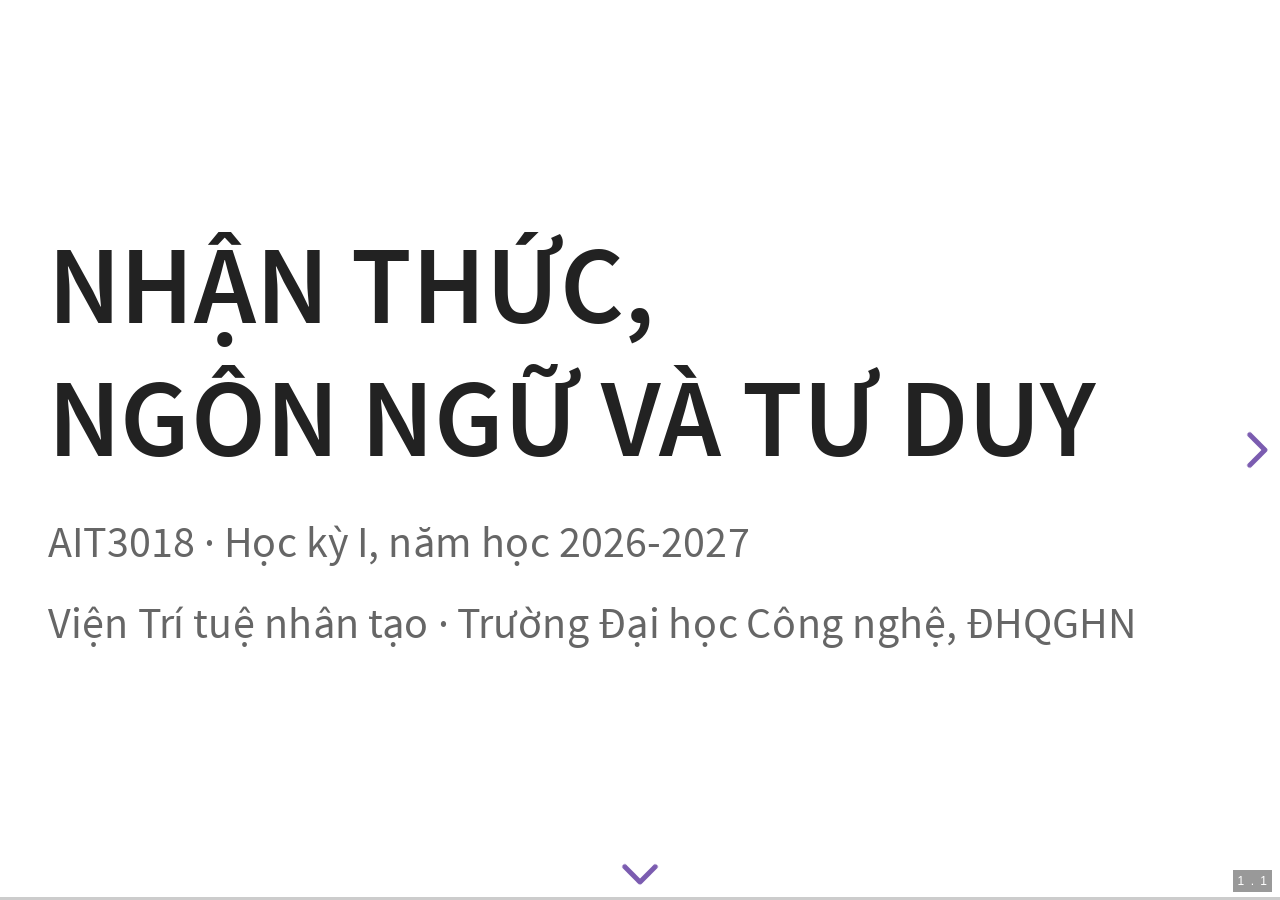
<file: 2627-1/bai-09-thu-dac-san-sinh-ngon-ngu-va-cong-nghe.html>
<!doctype html>
<html lang="vi"><head>
<meta charset="utf-8"><meta name="viewport" content="width=device-width,initial-scale=1">
<meta name="robots" content="noindex,nofollow">
<title>NTNNTD | Bài 9: Thụ đắc, sản sinh và công nghệ ngôn ngữ</title>
<link rel="stylesheet" href="revealjs/dist/reset.css"><link rel="stylesheet" href="revealjs/dist/reveal.css">
<link rel="stylesheet" href="revealjs/dist/theme/white.css"><link rel="stylesheet" href="lecture-style.css">
<link rel="stylesheet" href="lecture-09.css"><link rel="icon" href="favicon.svg">
</head><body><div class="reveal lecture-09"><div class="slides">
<section data-part="Mở bài">
<section data-slide-id="1.1" data-origin-slide="1.1">
<h1>Nhận thức,<br>Ngôn ngữ và Tư duy</h1>
<p class="text-light">AIT3018 · Học kỳ I, năm học 2026-2027</p><p class="text-light">Viện Trí tuệ nhân tạo · Trường Đại học Công nghệ, ĐHQGHN</p>

</section>
<section data-slide-id="1.2" data-origin-slide="1.2">
<h1 class="lesson-title"><span class="text-light">Bài 9</span><br>Thụ đắc, sản sinh<br>và công nghệ ngôn ngữ</h1>
<div class="question-box"><div class="question-title">Câu hỏi</div><div class="question-content"><p>Không ai dạy, nhưng trẻ năm tuổi đã nói “con mèo”, không nói “cái mèo”. Học tiếng Anh mười năm, vì sao ta vẫn hay nói “he go” thay vì “he goes”?</p></div></div>

</section>
<section data-slide-id="1.3" data-origin-slide="1.3">
<h2>Lakoff và Johnson trong bài đọc</h2>
<div class="mmap"><div class="mm-row"><span class="mm-c">TRANH LUẬN LÀ CHIẾN TRANH</span><span class="mm-arrow">→</span><span class="chip">tấn công luận điểm</span><span class="chip">phòng thủ</span><span class="chip">phản công</span><span class="chip">thắng</span><span class="chip">thua</span></div><div class="mm-row"><span class="mm-c">THỜI GIAN LÀ TIỀN BẠC</span><span class="mm-arrow">→</span><span class="chip">tiêu</span><span class="chip">phí</span><span class="chip">tiết kiệm</span><span class="chip">đầu tư</span><span class="chip">hết</span></div></div><div class="question-box"><div class="question-title">Bài đọc tuần trước</div><div class="question-content"><p>Câu “Lập luận của cậu không đứng vững” có dùng ẩn dụ không?</p></div></div><p class="key-box fragment">Có: lập luận được hiểu như một công trình xây dựng.</p>

</section>
<section data-slide-id="1.4" data-origin-slide="1.4">
<h2>Thảo luận: ẩn dụ ý niệm</h2>
<div class="question-box discussion-box"><div class="question-title">Thảo luận 1/2</div><div class="question-content"><ol><li data-question-id="L1" value="1">Lakoff và Johnson muốn nói gì khi dùng thuật ngữ “ẩn dụ ý niệm” (conceptual metaphor)? Nó khác với ẩn dụ dùng trong thơ ca hay tu từ ở điểm nào?</li><li data-question-id="L2" value="2">Theo các tác giả, ẩn dụ định hình cách chúng ta suy nghĩ, chứ không chỉ cách chúng ta nói, như thế nào?</li><li data-question-id="L3" value="3">Vì sao Lakoff và Johnson khẳng định rằng “hệ thống ý niệm thông thường của chúng ta về căn bản mang tính ẩn dụ”?</li><li data-question-id="L4" value="4">Thảo luận về ẩn dụ “TRANH LUẬN LÀ CHIẾN TRANH”. Ẩn dụ này cho thấy gì về cách chúng ta hiểu và tham gia tranh luận?</li></ol></div></div>

</section>
<section data-slide-id="1.5" data-origin-slide="1.5">
<h2>Thảo luận: định hướng, che giấu, văn hóa</h2>
<div class="question-box discussion-box"><div class="question-title">Thảo luận 2/2</div><div class="question-content"><ol><li data-question-id="L5" value="5">“Ẩn dụ định hướng” (orientational metaphor) là gì, và chúng tổ chức các khái niệm như hạnh phúc, quyền lực hay đạo đức ra sao?</li><li data-question-id="L6" value="6">Giải thích ý tưởng rằng ẩn dụ vừa làm nổi bật vừa che giấu một số khía cạnh của trải nghiệm. Bạn có thể đưa ra ví dụ của riêng mình không?</li><li data-question-id="L7" value="7">Ẩn dụ “THỜI GIAN LÀ TIỀN BẠC” ảnh hưởng thế nào đến cách người ở các nền văn hóa phương Tây nghĩ về thời gian?</li><li data-question-id="L8" value="8">Lý thuyết của Lakoff và Johnson có hàm ý gì đối với việc hiểu khác biệt văn hóa trong tư duy và ngôn ngữ?</li></ol></div></div>

</section>
<section data-slide-id="1.6" data-origin-slide="1.6">
<h2>Nội dung buổi học</h2>
<div class="route"><div class="rt"><b>Thụ đắc</b><span>trẻ có ngôn ngữ bằng cách nào</span></div><div class="rt"><b>Sản sinh</b><span>từ ý đến lời nói</span></div><div class="rt"><b>Hiểu</b><span>từ âm thanh đến ý người nói</span></div><div class="rt"><b>Sáng tạo</b><span>vì sao nói được câu mới</span></div><div class="rt"><b>Công nghệ</b><span>máy làm được những khâu nào</span></div></div>

</section>
</section>
<section data-part="Thụ đắc ngôn ngữ">
<section data-slide-id="2.1" data-origin-slide="2.1">
<h1><span class="text-light">1.</span><br>Thụ đắc ngôn ngữ</h1>
<p class="text-light">Language acquisition: trẻ có ngôn ngữ bằng cách nào</p>

</section>
<section data-slide-id="2.2" data-origin-slide="2.2">
<h2>Thụ đắc và học</h2>
<div class="lines cmp"><div class="ln"><span></span><span><b>Thụ đắc</b> <i>acquisition</i></span><span><b>Học</b> <i>learning</i></span></div><div class="ln"><span>Cách diễn ra</span><span>tự nhiên, không chủ ý</span><span>có ý thức, có chủ đích</span></div><div class="ln"><span>Ở đâu</span><span>từ nhỏ, trong gia đình</span><span>thường qua lớp học</span></div><div class="ln"><span>Kết quả</span><span>tri thức không tường minh <i>(implicit)</i></span><span>tri thức tường minh <i>(explicit)</i></span></div></div><p class="small-note">Cặp phân biệt của Stephen Krashen; khó kiểm chứng bằng thực nghiệm.</p><div class="question-box"><div class="question-title">Câu hỏi</div><div class="question-content"><p>Tiếng Anh của các bạn có được nhờ thụ đắc hay nhờ học?</p></div></div>

</section>
<section data-slide-id="2.3" data-origin-slide="2.3">
<h2>Ba hướng giải thích</h2>
<div class="lines three"><div class="ln"><span>Bẩm sinh <i>nativist</i></span><span>Chomsky</span><span>ngữ pháp phổ quát (Universal Grammar, UG) có sẵn</span></div><div class="ln"><span>Tương tác xã hội <i>interactionist</i></span><span>Vygotsky, Bruner, Bandura</span><span>trao đổi, bắt chước, được hỗ trợ</span></div><div class="ln"><span>Nhận thức - chức năng <i>cognitive-functional</i></span><span>Piaget, Tomasello</span><span>khả năng nhận thức chung, học từ cách dùng</span></div></div><div class="question-box"><div class="question-title">Câu hỏi</div><div class="question-content"><p>Bài Dąbrowska thảo luận ở Buổi 8 nghiêng về hướng nào?</p></div></div><p class="key-box fragment">Hướng thứ ba: ngôn ngữ học được nhờ các khả năng nhận thức chung.</p>

</section>
<section data-slide-id="2.4" data-origin-slide="2.4">
<h2>Cơ chế thụ đắc ngôn ngữ (LAD)</h2>
<div class="lad"><span class="lad-b in">đầu vào<small>câu nghe được</small></span><span class="lad-a">→</span><span class="lad-b">mã hóa tri giác<small>perceptual encoding</small></span><span class="lad-a">→</span><span class="lad-b ug">bộ máy suy diễn<small>inference engine, có UG</small></span><span class="lad-a">→</span><span class="lad-b out">ngữ pháp tạm thời của trẻ<small>developing grammar</small></span></div><p class="lad-loop">↺ ngữ pháp mới quay lại định hướng cách nghe câu tiếp theo</p><p class="key-box">Ngữ pháp phổ quát đóng vai trò tri thức tiên nghiệm (prior): giới hạn trước các ngữ pháp mà trẻ cần xét.</p><div class="question-box"><div class="question-title">Câu hỏi</div><div class="question-content"><p>Buổi 8 ta ước tính trẻ nghe khoảng 42 triệu từ từ một đến năm tuổi. Llama 3 được huấn luyện trên bao nhiêu token?</p></div></div><p class="key-box fragment">Hơn 15 nghìn tỷ token, gấp khoảng 350.000 lần.</p>

</section>
<section data-slide-id="2.5" data-origin-slide="2.5">
<h2>Vygotsky: học qua tương tác</h2>
<div class="visual-split wide-left"><div class="split-media"><div class="zpd"><div class="z3"><span>chưa làm được, kể cả khi có người giúp</span><div class="z2"><span><b>vùng phát triển gần nhất</b> (ZPD): làm được khi có người hỗ trợ</span><div class="z1"><span>tự làm được</span></div></div></div></div></div><div><div class="speech-chain"><span>nói với người khác</span><i>↓</i><span>tự nói thành tiếng<small>lời nói riêng (private speech)</small></span><i>↓</i><span>nói thầm trong đầu<small>lời nói bên trong (inner speech)</small></span></div></div></div><p class="key-box">Hỗ trợ tạm thời ở vùng giữa, bớt dần khi trẻ tự làm được: giàn giáo (scaffolding).</p>

</section>
<section data-slide-id="2.6" data-origin-slide="2.6">
<h2>Học từ cách dùng</h2>
<p class="lead"><strong>Thuyết dựa trên sử dụng (usage-based):</strong> trẻ nắm từ và ngữ pháp nhờ gặp đi gặp lại các mẫu trong ngữ cảnh thật.</p><div class="overreg"><span class="mo"><span class="mp r"><b>walk</b></span><span class="mp a"><b>ed</b></span></span><span class="mo"><span class="mp r"><b>play</b></span><span class="mp a"><b>ed</b></span></span><span class="ov-arrow">→</span><span class="mo"><span class="mp r"><b>go</b></span><span class="mp a"><b>ed</b></span></span><span class="ov-adult">người lớn nói: <b>went</b></span></div><div class="question-box"><div class="question-title">Câu hỏi</div><div class="question-content"><p>Trẻ nói tiếng Anh khoảng ba tuổi đôi khi nói “goed”, dù người lớn quanh trẻ chỉ nói “went”. Vì sao?</p></div></div><p class="key-box fragment">Trẻ khái quát hóa mẫu thêm -ed: quy tắc hóa quá mức (overregularization).</p>

</section>
<section data-slide-id="2.7" data-origin-slide="2.7">
<h2>Lời nói không có dấu cách</h2>
<div class="listen-demo"><button class="listen-play" type="button">▶ Nghe một câu tiếng nước ngoài</button><span class="listen-status"></span></div><div class="question-box"><div class="question-title">Câu hỏi</div><div class="question-content"><p>Câu vừa nghe có bao nhiêu từ? Từ này kết thúc và từ sau bắt đầu ở đâu?</p></div></div><div class="listen-answer fragment"><p class="listen-words" data-default="1"><span class="lw">Szeretem</span><span class="lw">a</span><span class="lw">forró</span><span class="lw">kávét</span><span class="lw">reggel.</span></p><p class="listen-gloss">tiếng Hungary, 5 từ: “Tôi thích cà phê nóng vào buổi sáng.”</p></div>

</section>
<section data-slide-id="2.8" data-origin-slide="2.8">
<h2>Trẻ tìm ranh giới từ bằng thống kê</h2>
<div class="tp-demo"><span class="tp-syl">pre</span><span class="tp-link hi">thường đi liền</span><span class="tp-syl">tty</span><span class="tp-link lo">hiếm đi liền<b>ranh giới</b></span><span class="tp-syl">ba</span><span class="tp-link hi">thường đi liền</span><span class="tp-syl">by</span></div><p class="small-note">Ví dụ “pretty baby” của Saffran, Aslin và Newport (1996). Trong thí nghiệm, trẻ 8 tháng tuổi nghe 2 phút một dòng âm tiết nhân tạo không ngắt (bi da ku pa do ti…), sau đó phân biệt được “từ” với chuỗi vắt qua ranh giới.</p><div class="question-box"><div class="question-title">Câu hỏi</div><div class="question-content"><p>Tokenizer của mô hình ngôn ngữ gộp các mảnh chữ thành token theo cách nào? Giống trẻ ở điểm nào?</p></div></div><p class="key-box fragment">Gộp những mảnh hay đi liền nhau trong dữ liệu: cũng là học từ thống kê.</p>

</section>
<section data-slide-id="2.9" data-origin-slide="2.9">
<h2>Bốn giai đoạn của Piaget</h2>
<div class="slide-badge-row"><span class="self-study-badge">📖 Tự học</span></div><div class="visual-split wide-right"><div class="split-media"><figure class="portrait-figure"><img src="assets/lecture-09/piaget.jpg" alt="Jean Piaget, ảnh chụp năm 1967 tại Đại học Michigan"></figure><figcaption>Jean Piaget, 1967. Ảnh: <a href="https://commons.wikimedia.org/wiki/File:Jean_Piaget_in_Ann_Arbor.png" target="_blank" rel="noopener">Wikimedia Commons</a>.</figcaption></div><div><div class="lines piaget"><div class="ln"><span>0-2 tuổi</span><span><b>Cảm giác - vận động</b><br>vật vẫn còn khi khuất mắt</span></div><div class="ln"><span>2-7 tuổi</span><span><b>Tiền thao tác</b><br>dùng ký hiệu, nhìn từ góc của mình</span></div><div class="ln"><span>7-11 tuổi</span><span><b>Thao tác cụ thể</b><br>suy luận với vật cụ thể, hiểu tính bảo toàn</span></div><div class="ln"><span>từ 12 tuổi</span><span><b>Thao tác hình thức</b><br>tư duy trừu tượng, giả định</span></div></div></div></div>

</section>
<section data-slide-id="2.10" data-origin-slide="2.10">
<h2>Thuyết thần kinh chức năng</h2>
<div class="slide-badge-row"><span class="self-study-badge">📖 Tự học</span></div><div class="plain-facts"><p><b>Lamendella (1977), neurofunctional theory:</b> thụ đắc sơ cấp (primary) từ 2 đến 5 tuổi, thứ cấp (secondary) từ 5 tuổi.</p><p><b>Hệ giao tiếp</b> (communication hierarchy): học trong môi trường tự nhiên. <b>Hệ nhận thức</b> (cognitive hierarchy): học qua luyện tập.</p></div><div class="myths"><div class="my-h"><span>Hiểu nhầm</span><span></span><span>Thực tế</span></div><div class="my-row"><s>não trái logic, não phải sáng tạo</s><span class="my-arrow">✗</span><b>ngôn ngữ thiên về bán cầu trái ở khoảng 95% người thuận tay phải; không có “người não phải”</b></div></div>

</section>
<section data-slide-id="2.11" data-origin-slide="2.11">
<h2>Sáu giai đoạn nói của trẻ</h2>
<div class="tline"><div class="tl"><span class="tl-age">0-6 tháng</span><span class="tl-dot"></span><b>Tiền ngôn ngữ</b><span class="tl-say">khóc, ọ ẹ</span></div><div class="tl"><span class="tl-age">6-12 tháng</span><span class="tl-dot"></span><b>Bập bẹ</b><span class="tl-say">“ba ba ba”</span></div><div class="tl"><span class="tl-age">12-18 tháng</span><span class="tl-dot"></span><b>Câu một từ</b><span class="tl-say">“bế!”</span></div><div class="tl"><span class="tl-age">18-24 tháng</span><span class="tl-dot"></span><b>Câu hai từ</b><span class="tl-say">“mẹ bế”</span></div><div class="tl"><span class="tl-age">2-3 tuổi</span><span class="tl-dot"></span><b>Lời nói điện tín</b><span class="tl-say">“bố đi ô tô”</span></div><div class="tl"><span class="tl-age">từ 3 tuổi</span><span class="tl-dot"></span><b>Câu ghép</b><span class="tl-say">“mẹ đi chợ thì con ở nhà”</span></div></div><div class="question-box"><div class="question-title">Câu hỏi</div><div class="question-content"><p>Người lớn nói “Bố đi ô tô rồi à?”, trẻ hai tuổi rưỡi nói “bố đi ô tô”. Trẻ thường bỏ những từ nào?</p></div></div><p class="key-box fragment">Hư từ (function words) như “rồi”, “à”; trẻ giữ lại thực từ.</p>

</section>
<section data-slide-id="2.12" data-origin-slide="2.12">
<h2>Các giai đoạn học ngoại ngữ</h2>
<div class="slide-badge-row"><span class="self-study-badge">📖 Tự học</span></div><div class="stair"><div class="sr s1"><span class="sr-n">500 từ</span><b>Im lặng</b><span class="sr-d">nghe là chính</span><span class="sr-t">đến 6 tháng</span></div><div class="sr s2"><span class="sr-n">1.000 từ</span><b>Nói sơ khởi</b><span class="sr-d">trả lời một hai từ</span><span class="sr-t">thêm đến 6 tháng</span></div><div class="sr s3"><span class="sr-n">3.000 từ</span><b>Hình thành lời nói</b><span class="sr-d">câu ngắn, đơn giản</span><span class="sr-t">khoảng 1 năm</span></div><div class="sr s4"><span class="sr-n">6.000 từ</span><b>Trôi chảy trung cấp</b><span class="sr-d">câu đầy đủ, còn lỗi</span><span class="sr-t">khoảng 2 năm</span></div><div class="sr s5"><span class="sr-n"></span><b>Trôi chảy nâng cao</b><span class="sr-d">gần như người bản ngữ</span><span class="sr-t">5-8 năm</span></div></div>

</section>
<section data-slide-id="2.13" data-origin-slide="2.13">
<h2>Giả thuyết giai đoạn tới hạn</h2>
<div class="visual-split wide-left"><div class="split-media"><div class="curve"><span class="curve-y">mức nhạy cảm</span><svg viewBox="0 0 520 220" aria-hidden="true" class="curve-svg"><path class="ax" d="M 30 10 L 30 200 L 510 200"/><path class="c1" d="M 30 198 C 55 30 95 30 140 150 C 165 196 300 197 510 197"/><path class="c2" d="M 30 198 C 110 30 150 30 230 120 C 290 190 380 188 510 190"/><path class="c3" d="M 30 198 C 200 150 250 30 330 70 C 410 110 450 150 510 160"/></svg><div class="curve-x"><span>sơ sinh</span><span>hài nhi</span><span>thơ ấu</span><span>vị thành niên</span></div><div class="curve-key"><span class="k1">cảm giác</span><span class="k2">ngôn ngữ, lời nói</span><span class="k3">nhận thức bậc cao</span></div></div></div><div><div class="plain-facts"><p><b>Lenneberg (1967):</b> giai đoạn tới hạn (critical period) mở khoảng 2 tuổi, đóng khoảng 12-13 tuổi.</p><p>Đường cong thoải dần, không rơi thẳng: nhiều nhà nghiên cứu gọi là <b>giai đoạn nhạy cảm</b> (sensitive period).</p></div></div></div><div class="question-box"><div class="question-title">Câu hỏi</div><div class="question-content"><p>Học tiếng Anh sau 18 tuổi, phần nào khó đạt như người bản ngữ nhất: phát âm, ngữ pháp hay từ vựng?</p></div></div><p class="key-box fragment">Phát âm; người bắt đầu sớm thường đạt trình độ sau cùng cao hơn.</p>

</section>
<section data-slide-id="2.14" data-origin-slide="2.14">
<h2>Bằng chứng từ ngôn ngữ ký hiệu</h2>
<div class="hemis"><div class="hm-row hm-head"><b></b><span>Bán cầu trái<small>mạng ngôn ngữ</small></span><span>Bán cầu phải<small>hồi góc</small></span></div><div class="hm-row"><b>Học ASL từ nhỏ</b><span class="hm on">có</span><span class="hm on">có</span></div><div class="hm-row"><b>Học ASL sau tuổi dậy thì</b><span class="hm on">có</span><span class="hm off">không</span></div></div><p class="small-note">Sơ đồ vẽ lại theo Newman và cs. (2002), người nghe được thạo ngôn ngữ ký hiệu Mỹ (ASL).</p><div class="question-box"><div class="question-title">Câu hỏi</div><div class="question-content"><p>Vì sao bằng chứng này chặt hơn các ca trẻ sống cô lập từ nhỏ?</p></div></div><p class="key-box fragment">Hai nhóm đều thạo ASL; khác biệt chính là tuổi bắt đầu học.</p>

</section>
<section data-slide-id="2.15" data-origin-slide="2.15">
<h2>Song ngữ</h2>
<div class="plain-facts"><p><b>Song ngữ đồng thời</b> (simultaneous): có hai tiếng từ khi sinh. <b>Song ngữ nối tiếp</b> (sequential): tiếng thứ hai đến sau.</p><p><b>Chuyển mã (code-switching):</b> chuyển từ thứ tiếng này sang thứ tiếng kia trong một cuộc nói chuyện.</p><p><b>Lợi ích nhận thức:</b> còn tranh luận; hiệu ứng nhỏ hơn nhiều so với cách báo chí thường nói.</p></div><div class="msg"><span class="bub a">Mai nộp báo cáo nhé. <u>I’ll send you the template tonight.</u></span></div><div class="question-box"><div class="question-title">Câu hỏi</div><div class="question-content"><p>Khi nói tiếng Anh, các bạn có thấy mình khác đi không? Chatbot đa ngữ có đổi “tính cách” theo ngôn ngữ của câu lệnh không?</p></div></div>

</section>
<section data-slide-id="2.16" data-origin-slide="2.16">
<h2>Các tầng ngôn ngữ bị đẩy ra lề</h2>
<div class="tiers"><div class="tr t1">tiếng Anh, ngôn ngữ quốc gia</div><div class="tr t2">ngôn ngữ chung của vùng</div><div class="tr t3">ngôn ngữ địa phương được công nhận</div><div class="tr t4">ngôn ngữ bản địa không được công nhận, không dạy ở trường</div></div><p class="small-note">Ngôn ngữ bị đẩy ra lề (linguistic marginalization): mất dần vị thế, người dùng và chỗ đứng trong nhà trường.</p><div class="question-box"><div class="question-title">Câu hỏi</div><div class="question-content"><p>Tháp này gần trùng với cách xếp hạng ngôn ngữ nào trong xử lý ngôn ngữ tự nhiên?</p></div></div><p class="key-box fragment">Ngôn ngữ giàu tài nguyên và ít tài nguyên (high-/low-resource).</p>

</section>
</section>
<section data-part="Sản sinh ngôn ngữ">
<section data-slide-id="3.1" data-origin-slide="3.1">
<h1><span class="text-light">2.</span><br>Sản sinh ngôn ngữ</h1>
<p class="text-light">Language production: từ ý đến lời nói</p>

</section>
<section data-slide-id="3.2" data-origin-slide="3.2">
<h2>Mô hình Levelt</h2>
<div class="levelt"><div class="lt-b"><b>Lên ý</b><small>conceptualization</small><span>muốn nói điều gì</span></div><span class="lt-a">→</span><div class="lt-b"><b>Soạn lời</b><small>formulation</small><span>chọn từ, xếp câu, ghép âm</span></div><span class="lt-a">→</span><div class="lt-b"><b>Phát âm</b><small>articulation</small><span>cơ miệng, thanh quản</span></div></div><div class="question-box"><div class="question-title">Câu hỏi</div><div class="question-content"><p>Khi các bạn nói “thứ Ba… à không, thứ Tư”, khâu nào vừa làm việc?</p></div></div><p class="lt-loop fragment" data-fragment-index="1">↺ tự giám sát (self-monitoring): nghe cả lời nói thầm lẫn lời đã nói, phát hiện lỗi và sửa</p>

</section>
<section data-slide-id="3.3" data-origin-slide="3.3">
<h2>Từ ý đến âm: “con hổ”</h2>
<div class="visual-split wide-left"><div class="split-media"><div class="htree"><div class="ht-mon">tự giám sát</div><div class="ht-body"><div class="ht-row"><span class="ht-lab">Khái niệm</span><div class="ht-nodes"><span class="ht-n c1">CON HỔ</span><span class="ht-note">vật lớn, sọc vằn, ăn thịt</span></div></div><div class="ht-row"><span class="ht-lab">Từ (lemma)</span><div class="ht-nodes"><span class="ht-n c2">hổ</span><span class="ht-tag">danh từ</span><span class="ht-tag">loại từ “con”</span></div></div><div class="ht-row"><span class="ht-lab">Hình vị</span><div class="ht-nodes"><span class="ht-n c3 wide">&lt;con&gt; &lt;hổ&gt;</span></div></div><div class="ht-row"><span class="ht-lab">Âm vị</span><div class="ht-nodes"><span class="ht-grp"><span class="ht-n c4">k</span><span class="ht-n c4">ɔ</span><span class="ht-n c4">n</span><span class="ht-tone">ngang</span></span><span class="ht-grp"><span class="ht-n c4">h</span><span class="ht-n c4">o</span><span class="ht-tone">hỏi</span></span></div></div><div class="ht-row"><span class="ht-lab">Âm tiết</span><div class="ht-nodes"><span class="ht-pill">con</span><span class="ht-pill">hổ</span></div></div></div></div></div><div><div class="question-box"><div class="question-title">Câu hỏi</div><div class="question-content"><p>Hiện tượng đầu lưỡi (tip of the tongue): người nói biết từ cần dùng, biết từ ấy có hai âm tiết nhưng không nói ra được. Quá trình bị kẹt ở tầng nào?</p></div></div><p class="key-box fragment">Đã chọn được từ, chưa lấy ra được âm vị.</p></div></div>

</section>
<section data-slide-id="3.4" data-origin-slide="3.4">
<h2>Hoạt động: truy vết một từ</h2>
<div class="trace"><span class="chip">quyển sách</span><span class="chip">chạy</span><span class="chip">đẹp</span></div><ol class="step-list"><li>Chọn một từ, viết lần lượt năm tầng như ví dụ “con hổ”.</li><li>Đánh dấu tầng xảy ra lỗi khi nói đảo âm đầu.</li><li>Đánh dấu tầng xảy ra lỗi khi nói nhầm sang một từ nghe gần giống.</li></ol><p class="key-box fragment">Đảo âm đầu: lỗi ở tầng âm vị. Nhầm từ nghe gần giống: lỗi ở tầng chọn từ.</p>

</section>
<section data-slide-id="3.5" data-origin-slide="3.5">
<h2>Lỗi lời nói</h2>
<div class="qrows"><div class="qr"><div class="qr-cue"><span class="bub a">dear old queen → <b>queer old dean</b></span></div><div class="qr-ans answer fragment"><b>đảo âm đầu</b><span>spoonerism</span></div></div><div class="qr"><div class="qr-cue"><span class="bub a">black hat → <b>blat</b></span></div><div class="qr-ans answer fragment"><b>pha trộn</b><span>blend: hai từ trộn thành một</span></div></div><div class="qr"><div class="qr-cue"><span class="bub a">pinnacle → <b>pineapple</b></span></div><div class="qr-ans answer fragment"><b>nhầm từ nghe gần giống</b><span>malapropism</span></div></div><div class="qr"><div class="qr-cue"><span class="bub a">the basket of apples → <b>the apple of baskets</b></span></div><div class="qr-ans answer fragment"><b>đổi chỗ hai từ</b><span>hậu tố -s ở lại chỗ cũ</span></div></div><div class="qr"><div class="qr-cue"><span class="bub a">an elephant… a mouse → <b>a mouse… an elephant</b></span></div><div class="qr-ans answer fragment"><b>đổi chỗ hai từ</b><span>mạo từ đổi theo từ mới</span></div></div></div><p class="small-note">Lỗi lời nói (speech errors) là nguồn dữ liệu chính của mô hình sản sinh: Fromkin (1971), Garrett (1975).</p>

</section>
<section data-slide-id="3.6" data-origin-slide="3.6">
<h2>Bình luận viên cũng nói nhầm</h2>
<div class="meme-row"><figure class="meme-img"><img src="assets/lecture-09/blv-ta-bien-cuong.jpg" alt="Bình luận viên Tạ Biên Cương đang nói say sưa trước micro"><figcaption>Ảnh: <a href="https://danviet.ex-cdn.com/files/f1/296231569849192448/2021/6/11/5-1623390297449435138203.jpg" target="_blank" rel="noopener">Dân Việt</a></figcaption></figure><blockquote class="meme-quote"><p>Như vậy là lưới đã bay vào bóng, xin lỗi, lưới đã bay vào bóng!</p><cite>BLV Tạ Biên Cương</cite></blockquote></div>

</section>
<section data-slide-id="3.7" data-origin-slide="3.7">
<h2>Lỗi cho thấy các tầng</h2>
<div class="lines errs"><div class="ln"><span>the apple of basket<b class="el-s">s</b></span><span>Từ đổi chỗ trước, hậu tố -s gắn vào sau, còn đổi cách đọc từ /z/ sang /s/.</span></div><div class="ln"><span><b class="el-s">a</b> mouse… <b class="el-s">an</b> elephant</span><span>Mạo từ được chọn sau khi từ đã vào chỗ.</span></div></div><div class="question-box"><div class="question-title">Câu hỏi</div><div class="question-content"><p>Khi nói nhầm, người ta thường tạo ra một từ có nghĩa hơn là một chuỗi âm vô nghĩa. Vì sao?</p></div></div><p class="key-box fragment">Có thể do tự giám sát lọc bớt, hoặc do tầng từ kéo về từ có thật.</p>

</section>
</section>
<section data-part="Hiểu ngôn ngữ">
<section data-slide-id="4.1" data-origin-slide="4.1">
<h1><span class="text-light">3.</span><br>Hiểu ngôn ngữ</h1>
<p class="text-light">Language comprehension: từ âm thanh đến ý người nói</p>

</section>
<section data-slide-id="4.2" data-origin-slide="4.2">
<h2>Các bước hiểu một câu</h2>
<div class="question-box"><div class="question-title">Câu hỏi</div><div class="question-content"><p>“Trong phòng này nóng nhỉ.” Nghe xong, người ta thường làm gì?</p></div></div><div class="comp"><span class="comp-up">từ dưới lên</span><div class="comp-rows"><div class="cr fragment" data-fragment-index="4"><b>Ngữ dụng</b><span>ý người nói: “mở cửa sổ giúp mình”</span></div><div class="cr fragment" data-fragment-index="3"><b>Ngữ nghĩa</b><span>trong phòng có nhiệt độ cao</span></div><div class="cr fragment" data-fragment-index="2"><b>Cú pháp</b><span>[trong phòng này] [nóng] [nhỉ]</span></div><div class="cr fragment" data-fragment-index="1"><b>Nhận diện từ</b><span>trong · phòng · này · nóng · nhỉ <i class="en">(word recognition)</i></span></div><div class="cr"><b>Âm thanh</b><span>một luồng âm liền, không có khoảng trống giữa các từ</span></div></div></div>

</section>
<section data-slide-id="4.3" data-origin-slide="4.3">
<h2>Hiểu và nói dùng chung một kho</h2>
<div class="slide-badge-row"><span class="self-study-badge">📖 Tự học</span></div><div class="shared"><span class="sh-side">nghe, đọc</span><span class="sh-a">→</span><span class="sh-core">từ vựng · ngữ pháp · âm vị</span><span class="sh-a">→</span><span class="sh-side">nói, viết</span></div><p class="key-box">Ta hiểu được nhiều từ hơn số từ ta dùng khi nói.</p>

</section>
<section data-slide-id="4.4" data-origin-slide="4.4">
<h2>Vùng não của ngôn ngữ</h2>
<div class="slide-badge-row"><span class="self-study-badge">📖 Tự học</span></div><div class="visual-split"><div class="split-media"><figure class="side-figure"><img src="assets/lecture-09/brain-language-areas.jpg" alt="Não trái nhìn nghiêng: vùng Broca ở thùy trán, vùng Wernicke ở thùy thái dương, dải sợi bó cung nối hai vùng"></figure><figcaption>Hình: <a href="https://commons.wikimedia.org/wiki/File:1605_Brocas_and_Wernickes_Areas-02.jpg" target="_blank" rel="noopener">OpenStax, Anatomy &amp; Physiology</a>, CC BY 3.0.</figcaption></div><div><div class="plain-facts"><p><b>Broca</b>, thùy trán trái: sản sinh câu, điều khiển nói.</p><p><b>Wernicke</b>, thùy thái dương trái: hiểu lời nói.</p><p>Hai vùng là nút chính trong một mạng rộng hơn.</p></div></div></div>

</section>
<section data-slide-id="4.5" data-origin-slide="4.5">
<h2>Trí nhớ làm việc</h2>
<div class="wm"><div class="wm-ce">bộ điều hành trung tâm</div><div class="wm-row"><span>vòng lặp âm vị<small>giữ chuỗi âm</small></span><span>bộ đệm tình tiết<small>gắn các mảnh thành cảnh</small></span><span>bảng phác thảo thị giác - không gian<small>giữ hình ảnh, vị trí</small></span></div></div><p class="small-note">Trí nhớ làm việc (working memory), mô hình nhiều thành phần của Baddeley.</p><div class="question-box"><div class="question-title">Câu hỏi</div><div class="question-content"><p>Câu “Cái áo mà cô gái mà anh thích mặc hôm qua đẹp quá” khó hiểu ở đâu?</p></div></div><p class="key-box fragment">Phải giữ “cái áo” suốt hai mệnh đề lồng nhau: trí nhớ làm việc quá tải.</p>

</section>
</section>
<section data-part="Sức sáng tạo của ngôn ngữ">
<section data-slide-id="5.1" data-origin-slide="5.1">
<h1><span class="text-light">4.</span><br>Sức sáng tạo của ngôn ngữ</h1>
<p class="text-light">Tính sản sinh (productivity): vốn từ hữu hạn, câu vô hạn</p>

</section>
<section data-slide-id="5.2" data-origin-slide="5.2">
<h2>Câu lồng trong câu</h2>
<div class="nest"><p class="ns fragment" data-fragment-index="1">Đây là <span class="nn">ngôi nhà</span>.</p><p class="ns ns2 fragment" data-fragment-index="2">Đây là <span class="nn">con chuột</span> <span class="ns-old">ăn miếng bánh trong ngôi nhà</span>.</p><p class="ns ns3 fragment" data-fragment-index="3">Đây là <span class="nn">con mèo</span> <span class="ns-old">bắt con chuột ăn miếng bánh trong ngôi nhà</span>.</p></div><div class="question-box"><div class="question-title">Câu hỏi</div><div class="question-content"><p>Câu tiếng Việt dài nhất có bao nhiêu từ?</p></div></div><p class="key-box fragment" data-fragment-index="4">Không có câu dài nhất: tính đệ quy (recursion) cho phép lồng mãi.</p>

</section>
<section data-slide-id="5.3" data-origin-slide="5.3">
<h2>Ngôn ngữ hình tượng</h2>
<div class="slide-badge-row"><span class="self-study-badge">📖 Tự học</span></div><div class="fig-list"><p><b>So sánh</b><span>trẻ em như búp trên cành</span></p><p><b>Ẩn dụ</b><span>thuyền về có nhớ bến chăng</span></p><p><b>Hoán dụ</b><span>cả làng kéo ra xem</span></p><p><b>Nói quá</b><span>chờ dài cả cổ</span></p><p><b>Nhân hóa</b><span>máy tính lại dở chứng</span></p><p><b>Chơi chữ</b><span>con ruồi đậu mâm xôi đậu</span></p></div><p class="key-box">Tạo nghĩa mới mà không cần thêm từ mới.</p>

</section>
<section data-slide-id="5.4" data-origin-slide="5.4">
<h2>Sáng tạo trong ngôn ngữ ký hiệu</h2>
<div class="pics3"><div class="pic"><div class="pic-art">👩<span class="pic-mid">👈🧏</span>🧑‍⚕️</div><b>Dùng không gian</b><span>chỉ sang trái = “bà ấy”</span></div><div class="pic"><div class="pic-art">✋<span class="pic-mid">〰️</span>🚗</div><b>Cấu trúc phân loại</b><span>bàn tay là chiếc xe</span></div><div class="pic"><div class="pic-art">🧏<span class="pic-mid">↻</span>🧓</div><b>Chuyển vai</b><span>xoay người = nói thay nhân vật</span></div></div><p class="pic-key">Sáng tạo không cần âm thanh: không phụ thuộc kênh <i>(modality-independent)</i></p><div class="question-box"><div class="question-title">Câu hỏi</div><div class="question-content"><p>Khi thiết kế hệ nhận dạng ngôn ngữ ký hiệu, cách dùng không gian thay đại từ gây khó khăn gì?</p></div></div><p class="key-box fragment">Nghĩa nằm ở vị trí đã gán từ trước, không nằm trong một ký hiệu riêng lẻ.</p>

</section>
<section data-slide-id="5.5" data-origin-slide="5.5">
<h2>Quy tắc 7-38-55</h2>
<div class="mehr"><div class="mehr-claim"><span class="mehr-tag">Cách hiểu sai: thông điệp đến từ đâu</span><div class="pct"><div><span class="p7">7%</span><small>lời nói</small></div><div><span class="p38">38%</span><small>giọng</small></div><div><span class="p55">55%</span><small>cơ thể, nét mặt</small></div></div></div><div class="mehr-real"><span class="mehr-tag real">Thí nghiệm thật (Mehrabian 1967)</span><div class="mehr-flow"><span class="mf">💬<small>một từ: “dear”</small></span><span class="mf">😠<small>giọng giận</small></span><span class="mf-arrow">→</span><span class="mf">🤔<small>người nghe đoán thái độ</small></span></div><p class="mehr-note">7-38-55 là tỷ trọng mỗi kênh khi đoán người nói thích hay không thích mình, với một từ đơn lẻ mà lời và giọng mâu thuẫn</p></div></div><div class="question-box"><div class="question-title">Câu hỏi</div><div class="question-content"><p>Khi xem một bộ phim nói thứ tiếng các bạn không biết, không có phụ đề, các bạn nắm được những gì?</p></div></div><p class="key-box fragment">Đoán được cảm xúc, không nắm được cốt truyện.</p>

</section>
</section>
<section data-part="Công nghệ ngôn ngữ">
<section data-slide-id="6.1" data-origin-slide="6.1">
<h1><span class="text-light">5.</span><br>Công nghệ ngôn ngữ</h1>
<p class="text-light">Language technology: máy làm được những khâu nào</p>

</section>
<section data-slide-id="6.2" data-origin-slide="6.2">
<h2>Máy nghe được gì từ giọng nói</h2>
<div class="voice6"><div class="v6-src"><svg class="wave" viewBox="0 0 220 34" aria-hidden="true"><path d="M0 17 Q6 5 12 17 T24 17 Q28 2 34 17 T46 17 Q50 9 54 17 T64 17 L72 17 Q78 0 84 17 T96 17 Q100 8 104 17 T114 17 Q120 4 126 17 T138 17 L146 17 Q152 6 158 17 T170 17 Q174 1 180 17 T192 17 Q196 10 200 17 T210 17 L220 17"/></svg><span>một đoạn ghi âm</span></div><div class="v6-out"><span><b>Nói gì</b>nhận dạng tiếng nói (ASR)</span><span><b>Tiếng gì</b>nhận dạng ngôn ngữ</span><span><b>Ai nói</b>nhận dạng người nói</span><span><b>Cảm xúc</b>nhận dạng cảm xúc</span><span><b>Bao nhiêu tuổi</b>ước lượng tuổi</span><span><b>Giới tính</b>phân loại giới tính</span></div></div><p class="demo-link"><a href="demo/nghe-noi.html" target="_blank" rel="noopener">▶ Thử nhận dạng và tổng hợp tiếng nói tiếng Việt</a></p><div class="question-box"><div class="question-title">Câu hỏi</div><div class="question-content"><p>Trong sáu loại thông tin trên, loại nào khó nhận dạng chính xác nhất?</p></div></div><p class="key-box fragment">Cảm xúc: cùng một giọng, nhiều người nghe gán nhiều nhãn khác nhau.</p>

</section>
<section data-slide-id="6.3" data-origin-slide="6.3">
<h2>Robot giao tiếp với người</h2>
<div class="hri"><div class="hri-in"><span>tiếng nói</span><span>hình ảnh, cử chỉ</span></div><span class="hri-a">→</span><span class="hri-b">gộp các kênh</span><span class="hri-a">→</span><span class="hri-b">hiểu câu (NLU) · quản lý hội thoại · sinh câu (NLG)</span><span class="hri-a">→</span><div class="hri-in"><span>nói</span><span>hành động</span></div></div><div class="visual-split robot-split"><div class="split-media"><div class="question-box"><div class="question-title">Câu hỏi</div><div class="question-content"><p>Người dùng ra lệnh cho robot: “Đặt cái cốc kia lên bàn.” Ngoài câu lệnh, robot cần thêm thông tin gì?</p></div></div><p class="key-box fragment">Hướng nhìn hoặc tay chỉ: “cái cốc kia” là cốc nào.</p></div><div><figure class="robot-figure"><img src="assets/lecture-09/pepper.jpg" alt="Robot hình người Pepper của SoftBank đứng trong một cửa hàng, có màn hình trên ngực"></figure><figcaption>Robot Pepper. Ảnh: <a href="https://commons.wikimedia.org/wiki/File:SoftBank_pepper.JPG" target="_blank" rel="noopener">Wikimedia Commons</a>.</figcaption></div></div>

</section>
<section data-slide-id="6.4" data-origin-slide="6.4">
<h2>Theo dõi ánh mắt và thời gian phản ứng</h2>
<div class="visual-split fix-split"><div class="split-media"><figure class="fix-figure"><img src="assets/lecture-09/reading-fixations.jpg" alt="Bản ghi máy theo dõi ánh mắt trên một đoạn văn: mỗi vòng tròn là một điểm dừng của mắt, đường nối là bước nhảy"></figure><figcaption>Bản ghi ánh mắt, Đại học Lund 2005. Ảnh: <a href="https://commons.wikimedia.org/wiki/File:Reading_Fixations_Saccades.jpg" target="_blank" rel="noopener">Wikimedia Commons</a>.</figcaption></div><div><div class="plain-facts"><p><b>Theo dõi ánh mắt</b> <i>(eye-tracking)</i><br>dừng càng lâu, từ càng khó</p><p><b>Thời gian phản ứng</b> <i>(reaction time)</i><br>trả lời càng chậm, câu càng khó</p></div></div></div><div class="question-box"><div class="question-title">Câu hỏi</div><div class="question-content"><p>Đọc câu “The old man the boat.”, mắt người đọc khựng lại ở đâu?</p></div></div><p class="key-box fragment">Ở “the boat”: “man” là động từ. Câu lối vườn (garden-path sentence).</p>

</section>
<section data-slide-id="6.5" data-origin-slide="6.5">
<h2>AI trong học ngôn ngữ</h2>
<div class="apps"><p><b>Luyện phát âm</b><span>nghe giọng, chỉ âm sai (ELSA Speak)</span></p><p><b>Bài tập thích ứng</b><span>chọn bài theo mức hiện tại (Duolingo)</span></p><p><b>Sửa câu viết</b><span>bắt lỗi ngữ pháp, gợi ý cách viết (Grammarly)</span></p><p><b>Luyện hội thoại</b><span>chatbot đóng vai người đối thoại</span></p></div><div class="question-box"><div class="question-title">Câu hỏi</div><div class="question-content"><p>Một ứng dụng chọn độ khó bài tập tiếp theo thế nào thì đúng với ý tưởng của Vygotsky?</p></div></div><p class="key-box fragment">Hơi khó hơn mức tự làm được, rồi giảm gợi ý dần.</p>

</section>
<section data-slide-id="6.6" data-origin-slide="6.6">
<h2>Hoạt động: máy còn thiếu khâu nào?</h2>
<div class="io4"><div class="io"><b>Whisper</b><span class="io-in">🎙️ âm thanh</span><span class="io-a">→</span><span class="io-out">chữ</span></div><div class="io"><b>Tổng hợp tiếng nói</b><span class="io-in">chữ</span><span class="io-a">→</span><span class="io-out">🔊 âm thanh</span></div><div class="io"><b>Google Dịch</b><span class="io-in">câu tiếng Việt</span><span class="io-a">→</span><span class="io-out">câu tiếng Anh</span></div><div class="io"><b>Chatbot</b><span class="io-in">câu lệnh</span><span class="io-a">→</span><span class="io-out">câu trả lời</span></div></div><div class="question-box"><div class="question-title">Câu hỏi</div><div class="question-content"><p>Ở cả bốn hệ, ai quyết định máy sẽ nói gì?</p></div></div><p class="key-box fragment">Người dùng: mọi hệ bắt đầu từ đầu vào của người. Chưa hệ nào tự có ý định giao tiếp.</p>

</section>
<section data-slide-id="6.7" data-origin-slide="6.7">
<h2>Thách thức và đạo đức</h2>
<div class="plain-facts"><p><b>Kỹ thuật:</b> nhập nhằng, phương ngữ và giọng, ngữ dụng, xử lý thời gian thực, gắn lời với hành động.</p><p><b>Đạo đức:</b> thiên lệch dữ liệu (bias), thông tin sai lệch, quyền sở hữu, trách nhiệm giải trình (accountability).</p></div><div class="question-box"><div class="question-title">Câu hỏi</div><div class="question-content"><p>Năm 2020, một nghiên cứu thử năm hệ nhận dạng tiếng nói thương mại với người Mỹ da đen và da trắng. Tỷ lệ lỗi chênh nhau bao nhiêu?</p></div></div><p class="key-box fragment">Gần gấp đôi: tỷ lệ lỗi từ (WER) trung bình 0,35 so với 0,19.</p>

</section>
<section data-slide-id="6.8" data-origin-slide="6.8">
<h2>Xu hướng tương lai</h2>
<div class="slide-badge-row"><span class="self-study-badge">📖 Tự học</span></div><div class="fig-list trends"><p><b>Đa ngôn ngữ</b><span>một mô hình cho hàng trăm thứ tiếng</span></p><p><b>Hiểu ngữ cảnh</b><span>ý định, cảm xúc, tình huống</span></p><p><b>Robot</b><span>lời nói gắn với hành động</span></p><p><b>Hỗ trợ tiếp cận</b><span>dịch ngôn ngữ ký hiệu tức thời</span></p><p><b>Cùng sáng tạo</b><span>viết, kể chuyện cùng AI</span></p><p><b>Trách nhiệm</b><span>công bằng, riêng tư, không bỏ sót ai</span></p></div>

</section>
</section>
<section data-part="Kết">
<section data-slide-id="7.1" data-origin-slide="7.1">
<h2>Tổng kết buổi học</h2>
<div class="route"><div class="rt"><b>Thụ đắc</b><span>trẻ: ít dữ liệu, nhiều tương tác; máy: dữ liệu khổng lồ</span></div><div class="rt"><b>Sản sinh</b><span>lỗi lời nói cho thấy các tầng</span></div><div class="rt"><b>Hiểu</b><span>đoán liên tục, trí nhớ làm việc có hạn</span></div><div class="rt"><b>Sáng tạo</b><span>đệ quy, không phụ thuộc kênh</span></div><div class="rt"><b>Công nghệ</b><span>chưa có ý định giao tiếp tự thân</span></div></div><div class="question-box"><div class="question-title">Câu hỏi</div><div class="question-content"><p>Mô hình ngôn ngữ lớn học ngôn ngữ giống đứa trẻ hay giống người học tiếng Anh?</p></div></div><p class="key-box fragment">Giống trẻ ở chỗ không ai dạy quy tắc; khác ở lượng dữ liệu và cách học.</p>

</section>
<section data-slide-id="7.2" data-origin-slide="7.2">
<h2>Quiz cuối buổi 9</h2>
<p>Mở <strong>Quiz cuối buổi 9</strong> trên Canvas.</p><p>8 câu về thụ đắc, sản sinh, hiểu ngôn ngữ và công nghệ ngôn ngữ. Làm một lần.</p>

</section>
<section data-slide-id="7.3" data-origin-slide="7.3">
<h2>Bài đọc trước Buổi 10</h2>
<ul><li><strong>Henrich, Heine và Norenzayan (2010):</strong> <em>The weirdest people in the world?</em> Behavioral and Brain Sciences.</li><li>Làm <strong>Quiz bài đọc 9</strong> trước 23:59 thứ Ba, 17/11/2026. Quiz hỏi về bài đọc, không hỏi về slide hôm nay.</li></ul><div class="question-box"><div class="question-title">Câu hỏi mang theo khi đọc</div><div class="question-content"><p>Hôm nay ta nói thụ đắc ngôn ngữ là phổ quát. Những kết luận ấy dựa trên dữ liệu của những ai?</p></div></div><p class="small-note">Hạn nộp tiểu luận giữa kỳ: 23:59 Chủ nhật, 15/11/2026.</p>

</section>
</section>
<div class="footer">NTNNTD (2627-1) · Bài 9</div>
</div></div>
<script src="revealjs/dist/reveal.js"></script>
<script>Reveal.initialize({width:960,height:700,controlsLayout:"edges",slideNumber:true,hashOneBasedIndex:true,hash:true,plugins:[]});</script>
<script src="lecture-09.js"></script>
</body></html>
</file>
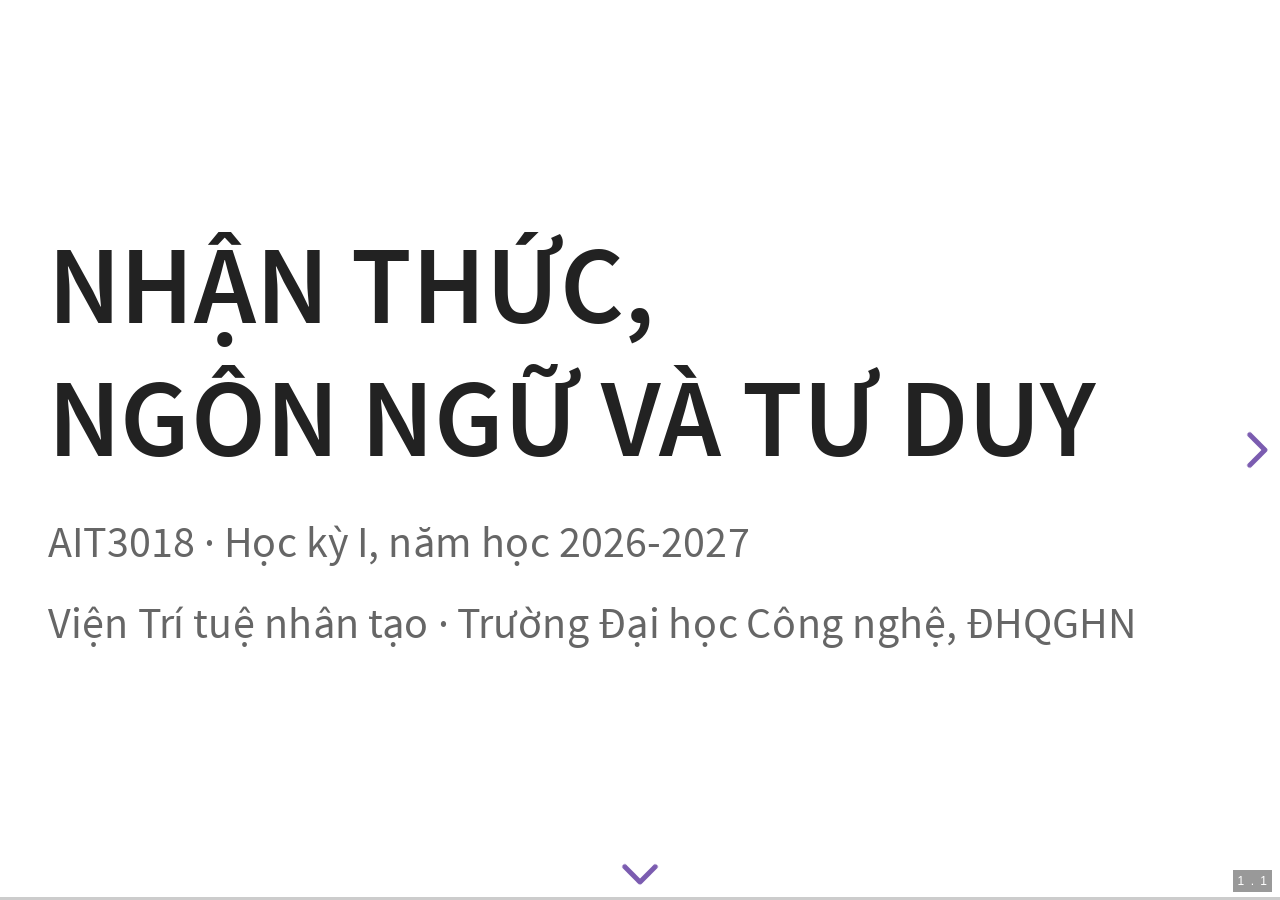
<file: 2627-1/bai-10-tu-duy-lich-su-don-vi-qua-trinh.html>
<!doctype html>
<html lang="vi"><head>
<meta charset="utf-8"><meta name="viewport" content="width=device-width,initial-scale=1">
<meta name="robots" content="noindex,nofollow">
<title>NTNNTD | Bài 10: Tư duy: lịch sử, đơn vị và quá trình</title>
<link rel="stylesheet" href="revealjs/dist/reset.css"><link rel="stylesheet" href="revealjs/dist/reveal.css">
<link rel="stylesheet" href="revealjs/dist/theme/white.css"><link rel="stylesheet" href="lecture-style.css">
<link rel="stylesheet" href="lecture-10.css"><link rel="icon" href="favicon.svg">
</head><body><div class="reveal lecture-10"><div class="slides">
<section data-part="Mở bài">
<section data-slide-id="1.1" data-origin-slide="1.1">
<h1>Nhận thức,<br>Ngôn ngữ và Tư duy</h1>
<p class="text-light">AIT3018 · Học kỳ I, năm học 2026-2027</p><p class="text-light">Viện Trí tuệ nhân tạo · Trường Đại học Công nghệ, ĐHQGHN</p>

</section>
<section data-slide-id="1.2" data-origin-slide="1.2">
<h1 class="lesson-title"><span class="text-light">Bài 10</span><br>Tư duy: lịch sử,<br>đơn vị và quá trình</h1>
<div class="question-box"><div class="question-title">Câu hỏi</div><div class="question-content"><p>Đã bao giờ bạn nghĩ cả tối không ra một bài toán, sáng hôm sau lại chợt nghĩ ra cách giải?</p></div></div>

</section>
<section data-slide-id="1.3" data-origin-slide="1.3">
<h2>Bài đọc: Henrich, Heine và Norenzayan (2010)</h2>
<div class="visual-split wide-left"><div class="split-media"><div class="ml"><svg viewBox="0 0 520 170" aria-hidden="true" class="ml-svg"><path d="M 90 50 L 430 50 M 90 50 L 120 22 M 90 50 L 120 78 M 430 50 L 400 22 M 430 50 L 400 78"/><path d="M 90 130 L 430 130 M 90 130 L 60 102 M 90 130 L 60 158 M 430 130 L 460 102 M 430 130 L 460 158"/><path class="ml-guide fragment" data-fragment-index="1" d="M 90 20 L 90 165 M 430 20 L 430 165"/></svg><span class="ml-a">A</span><span class="ml-b">B</span></div></div><div><div class="plain-facts"><p class="stat"><b>96%</b><span>người tham gia ở các tạp chí tâm lý hàng đầu</span></p><p class="stat"><b>12%</b><span>dân số thế giới sống ở các nước ấy</span></p><p class="weird"><b>WEIRD</b>: Western, Educated, Industrialized, Rich, Democratic</p></div></div></div><div class="question-box"><div class="question-title">Câu hỏi</div><div class="question-content"><p>Đoạn A hay đoạn B dài hơn?</p></div></div><p class="key-box fragment" data-fragment-index="1">Bằng nhau (ảo giác Müller-Lyer). Người San săn bắt hái lượm ở sa mạc Kalahari gần như không bị đánh lừa.</p>

</section>
<section data-slide-id="1.4" data-origin-slide="1.4">
<h2>Thảo luận: WEIRD và tính phổ quát</h2>
<div class="question-box discussion-box"><div class="question-title">Thảo luận 1/2</div><div class="question-content"><ol><li data-question-id="W1" value="1">Henrich và cộng sự cho rằng các nhóm dân cư WEIRD là những trường hợp ngoại lệ về tâm lý. Những ví dụ cụ thể nào trong bài thách thức giả định về một nhận thức chung cho mọi con người?</li><li data-question-id="W2" value="2">Các tác giả nhấn mạnh rằng phần lớn nghiên cứu tâm lý học dựa vào mẫu WEIRD. Những yếu tố cấu trúc hay thể chế nào trong giới học thuật góp phần tạo ra thiên lệch lấy mẫu này?</li><li data-question-id="W3" value="3">Nếu nhiều quá trình nhận thức khác nhau giữa các nền văn hóa (công bằng, suy luận không gian, phán đoán đạo đức…), điều đó có hàm ý gì cho các lý thuyết tuyên bố mô tả “bản chất con người”?</li><li data-question-id="W4" value="4">Trong bài, một số lĩnh vực cho thấy những khuôn mẫu WEIRD cực đoan (ví dụ tư duy phân tích và tư duy tổng thể). Các nhà nghiên cứu có thể diễn giải lại những phát hiện trước đây như thế nào khi nghiêm túc tính đến khác biệt giữa các nền văn hóa?</li></ol></div></div>

</section>
<section data-slide-id="1.5" data-origin-slide="1.5">
<h2>Thảo luận: phương pháp và hệ quả</h2>
<div class="question-box discussion-box"><div class="question-title">Thảo luận 2/2</div><div class="question-content"><ol><li data-question-id="W5" value="5">Henrich và cộng sự ủng hộ một “thứ bậc của các phổ quát” (phổ quát về khả năng tiếp cận, về chức năng, phổ quát thực sự). Những hiện tượng tâm lý nào có thể xếp vào các loại này, và vì sao?</li><li data-question-id="W6" value="6">Tâm lý học và khoa học nhận thức cần thay đổi phương pháp như thế nào để vượt qua thiên lệch WEIRD? Hãy xét cách lấy mẫu, nghiên cứu thực địa và thiết kế thực nghiệm.</li><li data-question-id="W7" value="7">Các tác giả bàn về tiến hóa văn hóa và cách các đặc điểm WEIRD hình thành trong lịch sử. Các yếu tố kinh tế - xã hội, tôn giáo hay thể chế định hình phong cách nhận thức đến mức nào?</li><li data-question-id="W8" value="8">Phê phán WEIRD ảnh hưởng thế nào đến các tranh luận trong ngôn ngữ học, nhân học hay khoa học nhận thức, chẳng hạn các tuyên bố về tính phổ quát trong ngữ pháp, tri giác hay suy luận đạo đức?</li></ol></div></div>

</section>
<section data-slide-id="1.6" data-origin-slide="1.6">
<h2>Nội dung buổi học</h2>
<div class="route"><div class="rt"><b>Lịch sử</b><span>Muốn nghiên cứu suy nghĩ, đo bằng cách nào?</span></div><div class="rt"><b>Cơ chế</b><span>Khi suy nghĩ, trong đầu diễn ra điều gì?</span></div><div class="rt"><b>Đơn vị</b><span>Một ý nghĩ ghép từ những mảnh nào?</span></div><div class="rt"><b>Quá trình</b><span>Suy nghĩ đi qua những bậc nào?</span></div><div class="rt"><b>Cảm xúc, não, bầy đàn</b><span>Cảm xúc và bộ não tham gia ra sao; đàn kiến có “nghĩ” không?</span></div></div>

</section>
</section>
<section data-part="Lịch sử nghiên cứu tư duy">
<section data-slide-id="2.1" data-origin-slide="2.1">
<h1><span class="text-light">1.</span><br>Lịch sử nghiên cứu tư duy</h1>
<p class="text-light">Từ triết học đến khoa học nhận thức</p>

</section>
<section data-slide-id="2.2" data-origin-slide="2.2">
<h2>Tư duy là gì?</h2>
<div class="visual-split wide-right think-split"><div class="split-media"><figure class="portrait-figure"><img src="assets/lecture-10/rodin-thinker.jpg" alt="Tượng Người suy tư của Auguste Rodin"></figure><figcaption>Người suy tư, Auguste Rodin. Ảnh: <a href="https://commons.wikimedia.org/wiki/File:The_Thinker,_Rodin.jpg" target="_blank" rel="noopener">Wikimedia Commons</a>.</figcaption></div><div><blockquote class="pull"><p>Dấu hiệu của một trí óc có học là có thể xem xét một ý nghĩ mà chưa chấp nhận nó.</p><footer>câu thường được gán cho Aristotle</footer></blockquote><div class="defn"><span class="defn-k">Định nghĩa</span><p>Tư duy là một <b>phản ứng</b> ẩn (không nhìn thấy từ bên ngoài), mang tính ký hiệu, trước <b>kích thích</b>.</p></div></div></div>

</section>
<section data-slide-id="2.3" data-origin-slide="2.3">
<h2>Từ triết học đến tâm lý học</h2>
<p class="vy-lead">Suy nghĩ không ai nhìn thấy được. Mỗi thời kỳ chọn một cách khác để nghiên cứu nó.</p><div class="tline n5"><div class="tl"><span class="tl-age">thế kỷ 4 TCN</span><span class="tl-dot"></span><b>Plato, Aristotle</b><span class="tl-say">chỉ lập luận, không đo</span></div><div class="tl"><span class="tl-age">1879</span><span class="tl-dot"></span><b>Wilhelm Wundt</b><span class="tl-say">nội quan có kiểm soát</span></div><div class="tl"><span class="tl-age">1890</span><span class="tl-dot"></span><b>William James</b><span class="tl-say">hỏi tư duy dùng để làm gì</span></div><div class="tl"><span class="tl-age">1913</span><span class="tl-dot"></span><b>Watson, Skinner</b><span class="tl-say">chỉ đo kích thích và phản ứng</span></div><div class="tl"><span class="tl-age">1956</span><span class="tl-dot"></span><b>Cách mạng nhận thức</b><span class="tl-say">coi tư duy là tính toán</span></div></div>

</section>
<section data-slide-id="2.4" data-origin-slide="2.4">
<h2>Hoạt động: nội quan</h2>
<div class="visual-split wide-left"><div class="split-media"><figure class="wide-figure"><img src="assets/lecture-10/wundt-lab.jpg" alt="Wilhelm Wundt và nhóm nghiên cứu trong phòng thí nghiệm, khoảng năm 1880"></figure><figcaption>Wilhelm Wundt và nhóm nghiên cứu, khoảng năm 1880. Ảnh: <a href="https://commons.wikimedia.org/wiki/File:Wundt-research-group.jpg" target="_blank" rel="noopener">Wikimedia Commons</a>.</figcaption></div><div><p class="qs-def"><b>Nội quan</b>: tự quan sát rồi kể lại điều diễn ra trong đầu mình. Thử ngay:</p><ol class="qsteps"><li class="fragment" data-fragment-index="1">Thủ đô của nước Pháp là gì?</li><li class="fragment" data-fragment-index="2">Chữ “Paris” hiện ra trong đầu bạn bằng cách nào?</li><li class="fragment" data-fragment-index="3">Ngay trước khi chữ ấy hiện ra, trong đầu bạn có gì?</li></ol><p class="qs-key fragment" data-fragment-index="4">Ta thấy câu trả lời, nhưng không thấy nó đến bằng cách nào.</p></div></div>

</section>
<section data-slide-id="2.5" data-origin-slide="2.5">
<h2>Cách mạng nhận thức</h2>
<p class="vy-lead">Chủ nghĩa hành vi coi phần giữa kích thích và phản ứng là một hộp đen. Cách mạng nhận thức mở hộp ấy ra.</p><div class="bbox"><div class="bb-row"><span class="bb-lab">Hành vi<small>trước 1956</small></span><span class="bb-io">kích thích</span><span class="bb-arr">→</span><span class="bb-box dark">?</span><span class="bb-arr">→</span><span class="bb-io">phản ứng</span></div><div class="bb-row fragment"><span class="bb-lab">Nhận thức<small>từ 1956</small></span><span class="bb-io">kích thích</span><span class="bb-arr">→</span><span class="bb-box open"><span class="bb-chip"><b>trí nhớ</b><small>Miller</small></span><span class="bb-chip"><b>ngữ pháp</b><small>Chomsky</small></span><span class="bb-chip"><b>giải bài toán</b><small>Newell, Simon</small></span><span class="bb-chip"><b>trí tuệ nhân tạo</b><small>Minsky</small></span></span><span class="bb-arr">→</span><span class="bb-io">phản ứng</span></div></div>

</section>
<section data-slide-id="2.6" data-origin-slide="2.6">
<h2>Các trường phái về tư duy</h2>
<div class="slide-badge-row"><span class="self-study-badge">📖 Tự học</span></div><div class="schools"><p class="sc-head">Tư duy là…</p><div class="sc-row"><b>Chủ nghĩa hành vi</b><span>phản ứng có điều kiện</span></div><div class="sc-row"><b>Phân tâm học</b><span>thứ bị vô thức chi phối</span></div><div class="sc-row"><b>Tâm lý học nhân văn</b><span>công cụ để phát triển bản thân</span></div><div class="sc-row"><b>Tâm lý học sinh học</b><span>sản phẩm của não và gen</span></div><div class="sc-row main"><b>Tâm lý học nhận thức</b><span>xử lý thông tin<i><em>lược đồ</em><em>Piaget</em><em>Hệ 1, Hệ 2</em><em>nhận thức xã hội</em></i></span></div></div>

</section>
<section data-slide-id="2.7" data-origin-slide="2.7">
<h2>Khái niệm từ đâu mà có?</h2>
<div class="visual-split pa-split"><div class="split-media"><figure class="portrait-figure"><img src="assets/lecture-10/plato-aristotle.jpg" alt="Plato chỉ tay lên trời, Aristotle chìa bàn tay xuống phía mặt đất, chi tiết tranh Trường Athens của Raphael"></figure><figcaption>Plato và Aristotle, chi tiết “Trường Athens”, Raphael. Ảnh: <a href="https://commons.wikimedia.org/wiki/File:Sanzio_01_Plato_Aristotle.jpg" target="_blank" rel="noopener">Wikimedia Commons</a>.</figcaption></div><div><div class="pa2"><div class="pa-c"><p class="pa-n">Plato <small>tay chỉ lên trời</small></p><p class="pa-ex"><b>Có sẵn từ khi sinh ra.</b> Chưa ai thấy một tam giác hoàn hảo, nhưng ai cũng hiểu tam giác hoàn hảo là gì.</p></div><div class="pa-c b"><p class="pa-n">Aristotle <small>tay hướng xuống đất</small></p><p class="pa-ex"><b>Học từ những gì mắt thấy.</b> Gặp đủ nhiều cái cây, ta rút ra khái niệm “cây”.</p></div><p class="pa-q fragment">Một mạng nơ-ron học nhận ra con mèo từ hàng triệu ảnh. Cách học ấy gần với quan niệm của Plato hay của Aristotle?</p></div></div></div>

</section>
</section>
<section data-part="Cơ chế của tư duy">
<section data-slide-id="3.1" data-origin-slide="3.1">
<h1><span class="text-light">2.</span><br>Cơ chế của tư duy</h1>
<p class="text-light">Khi ta suy nghĩ, trong đầu diễn ra điều gì: lời nói thầm, các luật, hay hoạt động của một mạng kết nối?</p>

</section>
<section data-slide-id="3.2" data-origin-slide="3.2">
<h2>Ba câu trả lời</h2>
<p class="vy-lead">Có ba câu trả lời lớn, mỗi câu gắn với một nhóm nhà nghiên cứu.</p><div class="amap"><div class="am-c s"><span class="am-k">1</span><b>Lời nói</b><p>tiếng nói thầm trong đầu</p><small>Vygotsky</small></div><div class="am-c"><span class="am-k">2</span><b>Ký hiệu và luật</b><p>ghép ký hiệu, chạy luật NẾU - THÌ</p><small>Fodor · Newell, Simon</small></div><div class="am-c"><span class="am-k">3</span><b>Mạng kết nối</b><p>ý nghĩ trải ra trên rất nhiều nút nối với nhau, như mạng nơ-ron</p><small>Rumelhart, McClelland, Hinton</small></div><div class="am-br"><span>Hai phe lớn của AI: AI ký hiệu (2) và mạng nơ-ron (3)</span></div></div><p class="am-more">Thêm hai góc nhìn: <b>liên tưởng</b> (ý này gọi ý kia) và <b>Hệ 1, Hệ 2</b> (nghĩ nhanh, nghĩ chậm).</p>

</section>
<section data-slide-id="3.3" data-origin-slide="3.3">
<h2>Lời nói bên trong</h2>
<p class="vy-lead">Vygotsky (1934): lời nói đi dần từ bên ngoài vào trong đầu đứa trẻ.</p><div class="vy2"><div class="vy-c"><div class="vy-b"><span class="bub say">Nóng đấy, đừng sờ!</span></div><b>Lời nói xã hội</b><small>social speech</small><p>Mẹ nói với bé</p></div><span class="vy-ar">→</span><div class="vy-c"><div class="vy-b"><span class="bub say kid">Nóng, đừng sờ!</span></div><b>Lời nói riêng</b><small>private speech</small><p>Bé tự nói to khi chơi</p></div><span class="vy-ar">→</span><div class="vy-c"><div class="vy-b"><span class="bub think">Nóng, đừng sờ.</span></div><b>Lời nói bên trong</b><small>inner speech</small><p>Lớn lên, nói thầm</p></div><span class="vy-ar">→</span><div class="vy-c"><div class="vy-b"><span class="bub think tiny">Nóng!</span></div><b>Cô đọng</b><small>condensed</small><p>Chỉ còn một chữ</p></div></div><div class="question-box fragment"><div class="question-title">Câu hỏi</div><div class="question-content"><p>Khi suy nghĩ, bạn có nghe một giọng nói trong đầu không?</p></div></div>

</section>
<section data-slide-id="3.4" data-origin-slide="3.4">
<h2>Ngôn ngữ của tư duy</h2>
<p class="vy-lead">Jerry Fodor (1975): trong đầu có một ngôn ngữ ký hiệu riêng, gọi là ngôn ngữ của tư duy (language of thought) hay Mentalese. Nó không phải tiếng Việt hay tiếng Anh. Ý nghĩ được ghép từ các ký hiệu, như câu được ghép từ các từ.</p><div class="lot"><div class="lot-r"><div class="lot-n"><b>Tính tổ hợp</b><small>compositionality</small></div><div class="lot-e"><span class="tk2 a">AN</span><span class="pl">+</span><span class="tk2 v">THÍCH</span><span class="pl">+</span><span class="tk2 b">BÌNH</span><span class="pl">→</span><span class="idea">An thích Bình</span><p>Nghĩa của cả ý ghép từ nghĩa của từng mảnh.</p></div></div><div class="lot-r"><div class="lot-n"><b>Tính hệ thống</b><small>systematicity</small></div><div class="lot-e"><span class="idea">An thích Bình</span><span class="pl">và</span><span class="idea">Bình thích An</span><p>Nghĩ được ý này thì nghĩ được ý kia, không phải học riêng.</p></div></div><div class="lot-r"><div class="lot-n"><b>Tính sản sinh</b><small>productivity</small></div><div class="lot-e"><span class="idea">Chi nghĩ rằng An thích Bình</span><p>Từ ít ký hiệu, ghép ra vô số ý, kể cả những ý chưa ai từng nghĩ tới.</p></div></div></div>

</section>
<section data-slide-id="3.5" data-origin-slide="3.5">
<h2>Hệ luật sinh</h2>
<p class="vy-lead">Newell và Simon: tư duy giống một chương trình. Trong đầu có một kho luật NẾU - THÌ. Luật nào khớp với điều đang nghĩ thì chạy, và ghi thêm một ý mới.</p><div class="ps"><div class="ps-wm"><p class="ps-h">Trí nhớ làm việc</p><p class="ps-h2">điều đang nghĩ</p><p class="ps-f">đã ăn quá no</p><p class="ps-f new f1 fragment" data-fragment-index="1">sẽ đau bụng</p><p class="ps-f new f2 fragment" data-fragment-index="2">đi tìm thuốc</p></div><div class="ps-ar"><span class="fragment" data-fragment-index="1">ghi thêm ←</span></div><div class="ps-rules"><p class="ps-h">Kho luật</p><p class="ps-h2">viết sẵn</p><p class="ps-r r1"><b>NẾU</b> ăn quá no <b>THÌ</b> sẽ đau bụng</p><p class="ps-r r2"><b>NẾU</b> sẽ đau bụng <b>THÌ</b> đi tìm thuốc</p><p class="ps-r"><b>NẾU</b> trời mưa <b>THÌ</b> mang ô</p></div></div><p class="small-note">production system · Newell và Simon (1972) · ACT-R (Anderson)</p>

</section>
<section data-slide-id="3.6" data-origin-slide="3.6">
<h2>Thuyết kết nối</h2>
<p class="vy-lead">Rumelhart, McClelland, Hinton (thập niên 1980): không có ký hiệu, không có luật. Chỉ có rất nhiều nút nối với nhau. Một ý nghĩ là cả một nhóm nút cùng bật.</p><div class="nets"><figure class="netf"><svg class="netsvg" viewBox="0 0 250 180" aria-hidden="true"><line x1="30" y1="38" x2="92" y2="18" class="e on"/><line x1="92" y1="18" x2="156" y2="30" class="e"/><line x1="156" y1="30" x2="214" y2="52" class="e"/><line x1="30" y1="38" x2="36" y2="110" class="e"/><line x1="30" y1="38" x2="100" y2="80" class="e"/><line x1="92" y1="18" x2="100" y2="80" class="e"/><line x1="156" y1="30" x2="164" y2="98" class="e"/><line x1="214" y1="52" x2="164" y2="98" class="e on"/><line x1="214" y1="52" x2="220" y2="128" class="e"/><line x1="36" y1="110" x2="100" y2="80" class="e"/><line x1="100" y1="80" x2="164" y2="98" class="e"/><line x1="164" y1="98" x2="220" y2="128" class="e"/><line x1="36" y1="110" x2="72" y2="152" class="e"/><line x1="100" y1="80" x2="72" y2="152" class="e"/><line x1="100" y1="80" x2="154" y2="156" class="e"/><line x1="164" y1="98" x2="154" y2="156" class="e"/><line x1="220" y1="128" x2="154" y2="156" class="e"/><line x1="72" y1="152" x2="154" y2="156" class="e"/><line x1="92" y1="18" x2="164" y2="98" class="e on"/><line x1="156" y1="30" x2="100" y2="80" class="e"/><circle cx="30" cy="38" r="11" class="n on"/><circle cx="92" cy="18" r="11" class="n on"/><circle cx="156" cy="30" r="11" class="n"/><circle cx="214" cy="52" r="11" class="n on"/><circle cx="36" cy="110" r="11" class="n"/><circle cx="100" cy="80" r="11" class="n"/><circle cx="164" cy="98" r="11" class="n on"/><circle cx="220" cy="128" r="11" class="n"/><circle cx="72" cy="152" r="11" class="n on"/><circle cx="154" cy="156" r="11" class="n"/></svg><figcaption><b>“chó có lông”</b>5 nút bật</figcaption></figure><figure class="netf"><svg class="netsvg" viewBox="0 0 250 180" aria-hidden="true"><line x1="30" y1="38" x2="92" y2="18" class="e"/><line x1="92" y1="18" x2="156" y2="30" class="e"/><line x1="156" y1="30" x2="214" y2="52" class="e"/><line x1="30" y1="38" x2="36" y2="110" class="e"/><line x1="30" y1="38" x2="100" y2="80" class="e on"/><line x1="92" y1="18" x2="100" y2="80" class="e"/><line x1="156" y1="30" x2="164" y2="98" class="e"/><line x1="214" y1="52" x2="164" y2="98" class="e on"/><line x1="214" y1="52" x2="220" y2="128" class="e"/><line x1="36" y1="110" x2="100" y2="80" class="e"/><line x1="100" y1="80" x2="164" y2="98" class="e on"/><line x1="164" y1="98" x2="220" y2="128" class="e"/><line x1="36" y1="110" x2="72" y2="152" class="e"/><line x1="100" y1="80" x2="72" y2="152" class="e on"/><line x1="100" y1="80" x2="154" y2="156" class="e"/><line x1="164" y1="98" x2="154" y2="156" class="e"/><line x1="220" y1="128" x2="154" y2="156" class="e"/><line x1="72" y1="152" x2="154" y2="156" class="e"/><line x1="92" y1="18" x2="164" y2="98" class="e"/><line x1="156" y1="30" x2="100" y2="80" class="e"/><circle cx="30" cy="38" r="11" class="n on"/><circle cx="92" cy="18" r="11" class="n"/><circle cx="156" cy="30" r="11" class="n"/><circle cx="214" cy="52" r="11" class="n on"/><circle cx="36" cy="110" r="11" class="n"/><circle cx="100" cy="80" r="11" class="n on"/><circle cx="164" cy="98" r="11" class="n on"/><circle cx="220" cy="128" r="11" class="n"/><circle cx="72" cy="152" r="11" class="n on"/><circle cx="154" cy="156" r="11" class="n"/></svg><figcaption><b>“mèo có lông”</b>trùng 4 nút: hai ý gần nhau</figcaption></figure><figure class="netf fragment" data-fragment-index="1"><svg class="netsvg" viewBox="0 0 250 180" aria-hidden="true"><line x1="30" y1="38" x2="92" y2="18" class="e on"/><line x1="92" y1="18" x2="156" y2="30" class="e"/><line x1="156" y1="30" x2="214" y2="52" class="e"/><line x1="30" y1="38" x2="36" y2="110" class="e"/><line x1="30" y1="38" x2="100" y2="80" class="e"/><line x1="92" y1="18" x2="100" y2="80" class="e"/><line x1="156" y1="30" x2="164" y2="98" class="e"/><line x1="214" y1="52" x2="164" y2="98" class="e"/><line x1="214" y1="52" x2="220" y2="128" class="e"/><line x1="36" y1="110" x2="100" y2="80" class="e"/><line x1="100" y1="80" x2="164" y2="98" class="e"/><line x1="164" y1="98" x2="220" y2="128" class="e"/><line x1="36" y1="110" x2="72" y2="152" class="e"/><line x1="100" y1="80" x2="72" y2="152" class="e"/><line x1="100" y1="80" x2="154" y2="156" class="e"/><line x1="164" y1="98" x2="154" y2="156" class="e"/><line x1="220" y1="128" x2="154" y2="156" class="e"/><line x1="72" y1="152" x2="154" y2="156" class="e"/><line x1="92" y1="18" x2="164" y2="98" class="e"/><line x1="156" y1="30" x2="100" y2="80" class="e"/><circle cx="30" cy="38" r="11" class="n on"/><circle cx="92" cy="18" r="11" class="n on"/><circle cx="156" cy="30" r="11" class="n"/><circle cx="214" cy="52" r="11" class="n on"/><circle cx="36" cy="110" r="11" class="n"/><circle cx="100" cy="80" r="11" class="n"/><circle cx="164" cy="98" r="11" class="n dead"/><path d="M156 90 L172 106 M172 90 L156 106" class="x"/><circle cx="220" cy="128" r="11" class="n"/><circle cx="72" cy="152" r="11" class="n on"/><circle cx="154" cy="156" r="11" class="n"/></svg><figcaption><b>“chó có lông”, hỏng 1 nút</b>vẫn còn 4 nút bật</figcaption></figure></div><div class="question-box"><div class="question-title">Câu hỏi</div><div class="question-content"><p>Nếu một nút bị hỏng, ý nghĩ “chó có lông” mất hẳn hay chỉ mờ đi?</p></div></div><p class="key-box fragment" data-fragment-index="1">Chỉ mờ đi: phần lớn nhóm nút vẫn bật.</p>

</section>
<section data-slide-id="3.7" data-origin-slide="3.7">
<h2>Ký hiệu hay kết nối?</h2>
<p class="vy-lead">Cùng một việc: máy đọc chữ số viết tay. Mỗi phe giải bài toán này theo cách nào?</p><div class="duel"><div class="du s"><p class="du-h">Ký hiệu</p><p class="du-rule"><b>NẾU</b> có nét ngang ở trên và một nét chéo xuống <b>THÌ</b> là số 7</p><p class="du-src">Tri thức: <b>do người viết thành luật</b></p><p class="du-ok">Hỏi “vì sao là 7?” thì chỉ ra được luật nào đã chạy.</p><p class="du-no">Gặp số 7 viết vội, nét trên cong lên: không còn nét ngang, luật không khớp.</p></div><div class="du-vs">hay</div><div class="du c"><p class="du-h">Kết nối</p><div class="du-net"><svg class="netsvg" viewBox="0 0 250 180" aria-hidden="true"><line x1="30" y1="38" x2="92" y2="18" class="e"/><line x1="92" y1="18" x2="156" y2="30" class="e on"/><line x1="156" y1="30" x2="214" y2="52" class="e on"/><line x1="30" y1="38" x2="36" y2="110" class="e"/><line x1="30" y1="38" x2="100" y2="80" class="e"/><line x1="92" y1="18" x2="100" y2="80" class="e"/><line x1="156" y1="30" x2="164" y2="98" class="e on"/><line x1="214" y1="52" x2="164" y2="98" class="e on"/><line x1="214" y1="52" x2="220" y2="128" class="e"/><line x1="36" y1="110" x2="100" y2="80" class="e"/><line x1="100" y1="80" x2="164" y2="98" class="e"/><line x1="164" y1="98" x2="220" y2="128" class="e"/><line x1="36" y1="110" x2="72" y2="152" class="e"/><line x1="100" y1="80" x2="72" y2="152" class="e"/><line x1="100" y1="80" x2="154" y2="156" class="e"/><line x1="164" y1="98" x2="154" y2="156" class="e on"/><line x1="220" y1="128" x2="154" y2="156" class="e"/><line x1="72" y1="152" x2="154" y2="156" class="e"/><line x1="92" y1="18" x2="164" y2="98" class="e on"/><line x1="156" y1="30" x2="100" y2="80" class="e"/><circle cx="30" cy="38" r="11" class="n"/><circle cx="92" cy="18" r="11" class="n on"/><circle cx="156" cy="30" r="11" class="n on"/><circle cx="214" cy="52" r="11" class="n on"/><circle cx="36" cy="110" r="11" class="n"/><circle cx="100" cy="80" r="11" class="n"/><circle cx="164" cy="98" r="11" class="n on"/><circle cx="220" cy="128" r="11" class="n"/><circle cx="72" cy="152" r="11" class="n"/><circle cx="154" cy="156" r="11" class="n on"/></svg></div><p class="du-src">Tri thức: <b>học từ 60.000 ảnh chữ số</b></p><p class="du-ok">Chữ xấu, ảnh mờ vẫn đọc ra.</p><p class="du-no">Hỏi “vì sao là 7?” thì khó trả lời.</p></div></div>

</section>
<section data-slide-id="3.8" data-origin-slide="3.8">
<h2>Thuyết kết nối của Thorndike</h2>
<p class="vy-lead">Cùng một chữ “connectionism”, hai thuyết cách nhau gần 90 năm. Khác nhau ở chỗ: nối cái gì với cái gì?</p><div class="twoc"><div class="tc s"><p class="tc-y">Thorndike, 1898</p><p class="tc-h">Nối kích thích với phản ứng</p><div class="tc-curve"><svg viewBox="0 0 260 110" aria-hidden="true"><path d="M20 8 V96 H250" class="ax"/><path d="M28 16 C60 30, 70 60, 100 72 S170 88, 245 90" class="cv"/><circle cx="28" cy="16" r="4" class="pt"/><circle cx="55" cy="34" r="4" class="pt"/><circle cx="80" cy="58" r="4" class="pt"/><circle cx="110" cy="74" r="4" class="pt"/><circle cx="140" cy="80" r="4" class="pt"/><circle cx="175" cy="86" r="4" class="pt"/><circle cx="210" cy="88" r="4" class="pt"/><circle cx="245" cy="90" r="4" class="pt"/></svg><span class="tc-ylab">thời gian thoát ra</span><span class="tc-xlab">số lần thử →</span></div><p class="tc-t">Mèo đói trong hộp đố, tình cờ kéo trúng vòng dây thì cửa mở, được ăn. Càng thử nhiều lần, mèo càng thoát ra nhanh.</p></div><div class="tc c"><p class="tc-y">Rumelhart, 1986</p><p class="tc-h">Nối nút với nút trong mạng</p><div class="tc-curve net"><svg class="netsvg" viewBox="0 0 250 180" aria-hidden="true"><line x1="30" y1="38" x2="92" y2="18" class="e on"/><line x1="92" y1="18" x2="156" y2="30" class="e"/><line x1="156" y1="30" x2="214" y2="52" class="e"/><line x1="30" y1="38" x2="36" y2="110" class="e"/><line x1="30" y1="38" x2="100" y2="80" class="e"/><line x1="92" y1="18" x2="100" y2="80" class="e"/><line x1="156" y1="30" x2="164" y2="98" class="e"/><line x1="214" y1="52" x2="164" y2="98" class="e on"/><line x1="214" y1="52" x2="220" y2="128" class="e"/><line x1="36" y1="110" x2="100" y2="80" class="e"/><line x1="100" y1="80" x2="164" y2="98" class="e"/><line x1="164" y1="98" x2="220" y2="128" class="e"/><line x1="36" y1="110" x2="72" y2="152" class="e"/><line x1="100" y1="80" x2="72" y2="152" class="e"/><line x1="100" y1="80" x2="154" y2="156" class="e"/><line x1="164" y1="98" x2="154" y2="156" class="e"/><line x1="220" y1="128" x2="154" y2="156" class="e"/><line x1="72" y1="152" x2="154" y2="156" class="e"/><line x1="92" y1="18" x2="164" y2="98" class="e on"/><line x1="156" y1="30" x2="100" y2="80" class="e"/><circle cx="30" cy="38" r="11" class="n on"/><circle cx="92" cy="18" r="11" class="n on"/><circle cx="156" cy="30" r="11" class="n"/><circle cx="214" cy="52" r="11" class="n on"/><circle cx="36" cy="110" r="11" class="n"/><circle cx="100" cy="80" r="11" class="n"/><circle cx="164" cy="98" r="11" class="n on"/><circle cx="220" cy="128" r="11" class="n"/><circle cx="72" cy="152" r="11" class="n on"/><circle cx="154" cy="156" r="11" class="n"/></svg></div><p class="tc-t">Mỗi đường nối có một trọng số. Học là chỉnh dần các trọng số theo dữ liệu.</p></div></div>

</section>
<section data-slide-id="3.9" data-origin-slide="3.9">
<h2>Thuyết liên tưởng</h2>
<div class="slide-badge-row"><span class="self-study-badge">📖 Tự học</span></div><p class="vy-lead">Locke, Hume (thế kỷ 17-18): ý này gợi ra ý kia. Hume chia ra ba kiểu gợi.</p><div class="assoc"><div class="as"><div class="as-pic"><span>☁️</span><em>→</em><span>🐑</span></div><b>Giống nhau</b><p>Nhìn đám mây, nghĩ đến con cừu.</p></div><div class="as"><div class="as-pic"><span>🥢</span><em>→</em><span>🍚</span></div><b>Kề nhau</b><p>Thấy đôi đũa, nghĩ đến bát cơm.</p></div><div class="as"><div class="as-pic"><span>⚡</span><em>→</em><span>🔊</span></div><b>Nhân quả</b><p>Thấy tia chớp, chờ tiếng sấm.</p></div></div><p class="as-now">Ngày nay: word2vec học nghĩa của một từ dựa trên những từ hay đứng cạnh nó, tức liên tưởng kiểu <b>kề nhau</b>.</p>

</section>
<section data-slide-id="3.10" data-origin-slide="3.10">
<h2>Hệ 1 và Hệ 2</h2>
<p class="vy-lead">Bài toán xe điện: tàu sắp cán năm người. Cả hai cách cứu đều hy sinh một người. Làm như vậy có được phép không?</p><div class="trolley2"><div class="tr-row t2"><p class="t2-k">Tình huống 1 · Gạt cần</p><svg class="tram" viewBox="0 0 300 100" aria-hidden="true"><rect x="8" y="58" width="44" height="22" rx="5" class="car"/><circle cx="18" cy="82" r="4" class="whl"/><circle cx="42" cy="82" r="4" class="whl"/><path d="M4 86 H292" class="rail"/><path d="M110 86 C150 86, 160 40, 200 40 H292" class="rail"/><path d="M104 92 L96 70" class="lever"/><circle cx="96" cy="70" r="4" class="knob"/><g class="p"><circle cx="210" cy="71" r="4.5"/><rect x="206" y="76" width="8" height="12" rx="3"/></g><g class="p"><circle cx="228" cy="71" r="4.5"/><rect x="224" y="76" width="8" height="12" rx="3"/></g><g class="p"><circle cx="246" cy="71" r="4.5"/><rect x="242" y="76" width="8" height="12" rx="3"/></g><g class="p"><circle cx="264" cy="71" r="4.5"/><rect x="260" y="76" width="8" height="12" rx="3"/></g><g class="p"><circle cx="282" cy="71" r="4.5"/><rect x="278" y="76" width="8" height="12" rx="3"/></g><g class="p one"><circle cx="246" cy="25" r="4.5"/><rect x="242" y="30" width="8" height="12" rx="3"/></g></svg><p class="t2-q">Gạt cần chuyển hướng, cho tàu rẽ sang đường ray chỉ có một người.</p><div class="tr-a fragment" data-fragment-index="2"><span class="bar"><i style="width:89%"></i></span><b>khoảng 9/10 cho là được</b></div></div><div class="tr-row t2 fragment" data-fragment-index="1"><p class="t2-k">Tình huống 2 · Trên cầu</p><svg class="tram" viewBox="0 0 300 100" aria-hidden="true"><rect x="8" y="58" width="44" height="22" rx="5" class="car"/><circle cx="18" cy="82" r="4" class="whl"/><circle cx="42" cy="82" r="4" class="whl"/><path d="M4 86 H292" class="rail"/><rect x="120" y="34" width="90" height="8" class="brg"/><path d="M128 42 V86 M202 42 V86" class="pil"/><g class="p"><circle cx="220" cy="71" r="4.5"/><rect x="216" y="76" width="8" height="12" rx="3"/></g><g class="p"><circle cx="238" cy="71" r="4.5"/><rect x="234" y="76" width="8" height="12" rx="3"/></g><g class="p"><circle cx="256" cy="71" r="4.5"/><rect x="252" y="76" width="8" height="12" rx="3"/></g><g class="p"><circle cx="274" cy="71" r="4.5"/><rect x="270" y="76" width="8" height="12" rx="3"/></g><g class="p"><circle cx="288" cy="71" r="4.5"/><rect x="284" y="76" width="8" height="12" rx="3"/></g><g class="p one"><circle cx="160" cy="19" r="4.5"/><rect x="156" y="24" width="8" height="12" rx="3"/></g><g class="p you"><circle cx="178" cy="19" r="4.5"/><rect x="174" y="24" width="8" height="12" rx="3"/></g></svg><p class="t2-q">Tự tay đẩy một người từ trên cầu xuống để chặn tàu.</p><div class="tr-a fragment" data-fragment-index="2"><span class="bar"><i style="width:11%"></i></span><b>khoảng 1/10 cho là được</b></div></div></div><p class="t2-src fragment" data-fragment-index="3">Hauser và cs. (2007), mẫu chủ yếu phương Tây. Khảo sát 42 nước: 81% và 51% (Awad và cs. 2020).</p><div class="sys3 fragment" data-fragment-index="4"><div class="sy3 one"><span class="tb">Không được tự tay đẩy người!</span><b>Hệ 1</b><small>nhanh, tự động, cảm xúc</small></div><div class="sy3-mid">giằng co trong đầu</div><div class="sy3 two"><span class="tb">Năm người vẫn hơn một người.</span><b>Hệ 2</b><small>chậm, có chủ ý, tính toán</small></div></div>

</section>
</section>
<section data-part="Đơn vị của tư duy">
<section data-slide-id="4.1" data-origin-slide="4.1">
<h1><span class="text-light">3.</span><br>Đơn vị của tư duy</h1>
<p class="text-light">Một ý nghĩ được ghép từ những mảnh nào: khái niệm, hình ảnh hay kịch bản?</p>

</section>
<section data-slide-id="4.2" data-origin-slide="4.2">
<h2>Các đơn vị của tư duy</h2>
<p class="vy-lead">Lấy một thứ rất quen: cái cây. Trong đầu ta có ít nhất bảy loại đơn vị tư duy về nó.</p><div class="tree7"><div class="t7 b"><b>Hình ảnh tâm trí</b><p>cây bàng ở sân trường: tán rộng, vỏ sần, lá đỏ</p></div><div class="t7 b"><b>Ký hiệu</b><p>chữ “cây”, chữ “tree”, hình cây nhỏ trên bản đồ</p></div><div class="t7 b"><b>Khái niệm</b><p>có thân, cành, lá, sống lâu năm; khác bụi cỏ</p></div><div class="t7 e"><b>Đơn vị nhập thân</b><p>tay sờ vỏ cây sần sùi, với lên hái quả</p></div><div class="t7-c"><span>🌳</span><b>cái cây</b></div><div class="t7 c"><b>Mệnh đề</b><p>“Mọi cây đều có lá.” (có thể đúng hoặc sai)</p></div><div class="t7 c"><b>Kịch bản</b><p>trồng cây: đào hố, đặt cây con, lấp đất, tưới</p></div><div class="t7 c"><b>Lược đồ</b><p>hiểu biết chung: rừng, quang hợp, gỗ</p></div><div class="t7 x"><b>Còn có</b><p>nguyên mẫu, quy tắc, mô hình tâm trí</p></div></div><p class="t7-key"><i class="b"></i>cơ bản <i class="c"></i>ghép từ mảnh cơ bản <i class="e"></i>gắn với cơ thể</p>

</section>
<section data-slide-id="4.3" data-origin-slide="4.3">
<h2>Khái niệm và nguyên mẫu</h2>
<p class="vy-lead">Khái niệm gom những thứ có nét chung để ta phân loại. Thấy một con vật lạ, xếp nó vào “chó” là đoán ngay được nó có thể sủa.</p><p class="mini-h">Khái niệm xếp thành tầng, từ chung đến riêng</p><div class="lad lv3"><span class="lad-b">động vật có vú</span><span class="lad-a">→</span><span class="lad-b">chó<small>mức cơ bản</small></span><span class="lad-a">→</span><span class="lad-b">chó Phú Quốc</span></div><p class="mini-h">Trong một khái niệm, có thành viên điển hình hơn</p><div class="proto"><div class="pr-row"><b>chim</b><span class="pr-i">🐦</span><span class="pr-i">🦜</span><span class="pr-i">🦆</span><span class="pr-i">🐓</span><span class="pr-i">🐧</span></div><div class="pr-row"><b>số chẵn</b><span class="pr-n">4</span><span class="pr-n">8</span><span class="pr-n">10</span><span class="pr-n">34</span><span class="pr-n">106</span></div><div class="pr-axis"><span>điển hình</span><i></i><span>ít điển hình</span></div></div><p class="pr-note">Số chẵn có định nghĩa rõ ràng, nhưng người ta vẫn chấm 4 là ví dụ điển hình hơn 106 (Armstrong và cs., 1983).</p>

</section>
<section data-slide-id="4.4" data-origin-slide="4.4">
<h2>Khái niệm hay mệnh đề?</h2>
<p class="vy-lead">Khái niệm gọi tên một thứ. Mệnh đề (proposition, khác với mệnh đề trong ngữ pháp) khẳng định một điều về các thứ ấy, nên có thể đúng hoặc sai.</p><div class="kp2"><p class="kh k">Khái niệm <small>gọi tên</small></p><p></p><p class="kh m">Mệnh đề <small>khẳng định, đúng hoặc sai</small></p><p class="kc">loài chim</p><p class="ka">→</p><p class="km">Mọi loài chim đều đẻ trứng.</p><p class="kc">con chó lông đen của nhà bên</p><p class="ka">→</p><p class="km">Con chó lông đen của nhà bên sủa suốt đêm.</p><p class="kc">Hà Nội, Việt Nam</p><p class="ka">→</p><p class="km">Hà Nội là thủ đô của Việt Nam.</p></div>

</section>
<section data-slide-id="4.5" data-origin-slide="4.5">
<h2>Nhớ ý hay nhớ câu chữ?</h2>
<p class="vy-lead">Sachs (1967) cho người tham gia nghe một đoạn văn. Khoảng nửa phút sau, họ phải cho biết một câu có giống hệt câu đã nghe không.</p><div class="sx"><p class="sx-k">Đã nghe</p><p class="sx-s">Con ngựa vằn cắn con hươu cao cổ.</p><p></p><p class="sx-k">Đổi câu chữ</p><p class="sx-s">Con hươu cao cổ bị con ngựa vằn cắn.</p><p class="sx-r no">không nhận ra</p><p class="sx-k">Đổi ý</p><p class="sx-s">Con hươu cao cổ cắn con ngựa vằn.</p><p class="sx-r yes">nhận ra ngay</p></div><p class="sx-keep">Trong trí nhớ còn lại ý: <b>CẮN (ngựa vằn, hươu cao cổ)</b></p>

</section>
<section data-slide-id="4.6" data-origin-slide="4.6">
<h2>Hình ảnh tâm trí</h2>
<div class="slide-badge-row"><span class="self-study-badge">📖 Tự học</span></div><p class="vy-lead">Kosslyn: dùng một hình ảnh trong đầu gồm bốn thao tác. Thử với con mèo nhà bạn.</p><div class="mimg"><div class="mi"><div class="mi-b"><span class="mi-cat ">🐈</span></div><b>1. Tạo</b><p>Hình dung con mèo ấy.</p></div><div class="mi"><div class="mi-b"><span class="mi-cat ">🐈</span><span class="mi-x">🔍</span></div><b>2. Quan sát</b><p>Nhìn kỹ: tai nó nhọn hay tròn?</p></div><div class="mi"><div class="mi-b"><span class="mi-cat ">🐈</span><span class="mi-x">⏳</span></div><b>3. Duy trì</b><p>Giữ hình ấy trong vài giây.</p></div><div class="mi"><div class="mi-b"><span class="mi-cat flip">🐈</span></div><b>4. Biến đổi</b><p>Xoay nó quay đầu lại, phóng to lên.</p></div></div><p class="hs-note">Trong đầu là “bức ảnh” thật hay chỉ là mô tả bằng mệnh đề? Tranh luận này đã gặp ở Buổi 5.</p>

</section>
<section data-slide-id="4.7" data-origin-slide="4.7">
<h2>Lược đồ và kịch bản</h2>
<p class="vy-lead">Lược đồ (schema): hiểu biết chung về một loại tình huống hay đối tượng. Kịch bản (script): lược đồ cho một chuỗi sự kiện có thứ tự.</p><p class="st-story"><span class="bub a">Minh vào quán phở, gọi một bát tái, ăn xong rồi về.</span></p><p class="st-q">Minh đã trả tiền chưa?</p><div class="stl"><div class="sn"><i>“vào quán phở”</i><span class="dot"></span><b>Vào quán</b></div><div class="sn"><i>“gọi một bát tái”</i><span class="dot"></span><b>Gọi món</b></div><div class="sn"><i>“ăn xong”</i><span class="dot"></span><b>Ăn</b></div><div class="sn gap" data-x><i>?</i><span class="dot"></span><b>Trả tiền</b><small class="fragment">không ai kể, ta mặc định là có</small></div><div class="sn"><i>“rồi về”</i><span class="dot"></span><b>Ra về</b></div></div><p class="st-alt fragment">Nếu Minh quên trả tiền, người kể sẽ phải nói ra, vì đó là chỗ lệch khỏi kịch bản.</p>

</section>
<section data-slide-id="4.8" data-origin-slide="4.8">
<h2>Kịch bản nhà hàng</h2>
<div class="slide-badge-row"><span class="self-study-badge">📖 Tự học</span></div><p class="vy-lead">Schank và Abelson (1977) viết kịch bản đi ăn nhà hàng thành một cấu trúc dữ liệu, để máy đọc hiểu được truyện.</p><div class="code"><p><span class="ck">script</span> = <span class="cs">“nhà hàng”</span></p><p class="ci"><span class="ck">roles</span>: [khách, phục vụ, đầu bếp, thu ngân]</p><p class="ci"><span class="ck">props</span>: [bàn, thực đơn, món, hóa đơn]</p><p class="ci"><span class="ck">entry_conditions</span>: [khách đói, khách có tiền]</p><p class="ci"><span class="ck">scenes</span>: [vào, gọi món, ăn, trả tiền và ra về]</p><p class="ci"><span class="ck">results</span>: [khách no, khách bớt tiền, quán có thêm tiền]</p></div>

</section>
<section data-slide-id="4.9" data-origin-slide="4.9">
<h2>Ký hiệu và nhận thức nhập thân</h2>
<p class="vy-lead">Chữ “cay” có nghĩa nhờ đâu? Hai câu trả lời.</p><div class="emb"><div class="em-c"><p class="em-h s">Ký hiệu <small>symbols</small></p><div class="wg"><svg viewBox="0 0 300 130" preserveAspectRatio="none" aria-hidden="true"><line x1="150" y1="65" x2="45" y2="22"/><line x1="150" y1="65" x2="255" y2="22"/><line x1="150" y1="65" x2="45" y2="108"/><line x1="150" y1="65" x2="255" y2="108"/></svg><span class="w c" style="left:50%;top:50%">cay</span><span class="w" style="left:15%;top:17%">ớt</span><span class="w" style="left:85%;top:17%">nóng</span><span class="w" style="left:15%;top:83%">vị</span><span class="w" style="left:85%;top:83%">tương ớt</span></div><p class="em-t">Ký hiệu trừu tượng, tách khỏi giác quan. Muốn giải thích thì dùng các ký hiệu khác.</p></div><div class="em-c"><p class="em-h e">Nhận thức nhập thân <small>embodied cognition</small></p><p class="em-q">Lần đầu ăn ớt: lưỡi bỏng rát, chảy nước mắt, vội với lấy cốc nước.</p><p class="em-t">Nghĩa gắn với cảm giác và vận động của cơ thể.</p><p class="em-ev">Đọc chữ “đá” (đá bóng), vùng não điều khiển chân cũng hoạt động nhẹ (Hauk và cs., 2004).</p></div></div><div class="question-box"><div class="question-title">Câu hỏi</div><div class="question-content"><p>Chatbot giải thích chữ “cay” rất trôi chảy. Nó có hiểu “cay” như bạn không?</p></div></div><p class="key-box fragment">Theo nhận thức nhập thân thì chưa.</p>

</section>
<section data-slide-id="4.10" data-origin-slide="4.10">
<h2>Hoạt động: bảy loại đơn vị trong chuyện thi cử</h2>
<div class="question-box"><div class="question-title">Câu hỏi</div><div class="question-content"><p>Bảy dòng dưới đây đều về chuyện thi cử. Mỗi dòng ứng với loại đơn vị nào trong bảy loại vừa học?</p></div></div><div class="qrows seven"><div class="qr"><div class="qr-cue">Có giám thị, có quy chế</div><div class="qr-ans answer fragment"><b class="c">Lược đồ</b><span></span></div></div><div class="qr"><div class="qr-cue">Hình dung phòng thi</div><div class="qr-ans answer fragment"><b class="b">Hình ảnh tâm trí</b><span></span></div></div><div class="qr"><div class="qr-cue">Tim đập nhanh, tay lạnh</div><div class="qr-ans answer fragment"><b class="e">Đơn vị nhập thân</b><span></span></div></div><div class="qr"><div class="qr-cue">Vấn đáp chiếm 60% điểm</div><div class="qr-ans answer fragment"><b class="c">Mệnh đề</b><span></span></div></div><div class="qr"><div class="qr-cue">A+</div><div class="qr-ans answer fragment"><b class="b">Ký hiệu</b><span></span></div></div><div class="qr"><div class="qr-cue">Đến phòng, bốc đề, trả lời</div><div class="qr-ans answer fragment"><b class="c">Kịch bản</b><span></span></div></div><div class="qr"><div class="qr-cue">Kỳ thi, khác bài kiểm tra 15 phút</div><div class="qr-ans answer fragment"><b class="b">Khái niệm</b><span></span></div></div></div>

</section>
</section>
<section data-part="Quá trình tư duy">
<section data-slide-id="5.1" data-origin-slide="5.1">
<h1><span class="text-light">4.</span><br>Quá trình tư duy</h1>
<p class="text-light">Suy nghĩ đi lên qua những bậc nào: từ quan sát đến kết luận, từ nhớ đến sáng tạo?</p>

</section>
<section data-slide-id="5.2" data-origin-slide="5.2">
<h2>Thang suy luận</h2>
<p class="vy-lead">Từ chỗ thấy dữ liệu đến lúc hành động, ta leo qua sáu bậc, thường rất nhanh và không để ý.</p><div class="lad2"><div class="l2-steps"><p style="--i:0"><span>6</span>Hành động</p><p style="--i:1"><span>5</span>Rút kết luận</p><p style="--i:2"><span>4</span>Giả định, niềm tin</p><p style="--i:3"><span>3</span>Diễn giải</p><p style="--i:4"><span>2</span>Chọn dữ liệu</p><p style="--i:5"><span>1</span>Quan sát dữ liệu</p></div><div class="l2-q"><div class="question-box"><div class="question-title">Câu hỏi</div><div class="question-content"><p>Bạn cùng nhóm hai tiếng chưa trả lời tin nhắn. Bạn nghĩ: “Nó bỏ nhóm rồi.” Bạn đã đi vội qua bậc nào?</p></div></div><p class="key-box fragment">Diễn giải: mới nghĩ ra một cách hiểu đã tin ngay.</p></div></div><p class="small-note">J. Allyn Bradford, theo Chris Argyris</p>

</section>
<section data-slide-id="5.3" data-origin-slide="5.3">
<h2>Sáu giai đoạn tư duy phản biện</h2>
<div class="slide-badge-row"><span class="self-study-badge">📖 Tự học</span></div><p class="vy-lead">Paul và Elder: người học tư duy phản biện đi qua sáu giai đoạn.</p><div class="sup six" style="--n:6"><div class="su" style="--i:0"><span class="su-n">1</span><b>Chưa phản tư</b><p>chưa thấy lỗi trong cách mình nghĩ</p></div><div class="su" style="--i:1"><span class="su-n">2</span><b>Bị thách thức</b><p>bắt đầu nhận ra lỗi</p></div><div class="su" style="--i:2"><span class="su-n">3</span><b>Mới bắt đầu</b><p>cố sửa, chưa đều tay</p></div><div class="su" style="--i:3"><span class="su-n">4</span><b>Đang luyện tập</b><p>luyện có kế hoạch</p></div><div class="su" style="--i:4"><span class="su-n">5</span><b>Nâng cao</b><p>tiến bộ rõ, ổn định</p></div><div class="su" style="--i:5"><span class="su-n">6</span><b>Bậc thầy</b><p>thành thói quen tự nhiên</p></div></div><p class="small-note">Thang này đo con người. Thang Bloom ngay sau phân loại câu hỏi và nhiệm vụ học tập.</p>

</section>
<section data-slide-id="5.4" data-origin-slide="5.4">
<h2>Thang Bloom</h2>
<p class="vy-lead">Bloom xếp các nhiệm vụ học tập theo loại thao tác, từ đơn giản lên phức tạp.</p><div class="bl2"><p class="bl-t">Bloom 1956</p><p></p><p class="bl-t">Anderson và Krathwohl 2001</p></div><div class="bl3"><div class="bp"><div class="bp-shape"><div class="bb b0"><span>Đánh giá</span></div><div class="bb b1"><span>Tổng hợp</span></div><div class="bb b2"><span>Phân tích</span></div><div class="bb b3"><span>Vận dụng</span></div><div class="bb b4"><span>Hiểu</span></div><div class="bb b5"><span>Biết</span></div></div></div><div></div><div class="bp"><div class="bp-shape"><div class="bb b0"><span>Sáng tạo</span></div><div class="bb b1"><span>Đánh giá</span></div><div class="bb b2"><span>Phân tích</span></div><div class="bb b3"><span>Vận dụng</span></div><div class="bb b4"><span>Hiểu</span></div><div class="bb b5"><span>Nhớ</span></div></div></div><svg class="bl-link" viewBox="0 0 900 330" aria-hidden="true"><defs><marker id="blA" viewBox="0 0 10 10" refX="9" refY="5" markerWidth="7" markerHeight="7" orient="auto"><path d="M0 0L10 5L0 10z" fill="#6D4AA8"/></marker></defs><path d="M285 28 C349 28, 533 82, 597 82" class="lk2"/><path d="M303 82 C367 82, 551 28, 615 28" class="lk1" marker-end="url(#blA)"/><path d="M377 302 H523" class="lk2"/></svg></div><p class="bl-note">Bản 2001 dùng động từ thay cho danh từ (Knowledge thành Remember, tức Biết thành Nhớ), và đưa <b>Tổng hợp</b>, nay gọi là <b>Sáng tạo</b>, lên đỉnh.</p>

</section>
<section data-slide-id="5.5" data-origin-slide="5.5">
<h2>Độ sâu kiến thức của Webb</h2>
<p class="vy-lead">Thang độ sâu kiến thức (Depth of Knowledge, DOK) của Webb đo độ sâu của một nhiệm vụ. Bốn nhiệm vụ về cùng một chuyện, tắc đường ở Hà Nội, càng xuống càng sâu.</p><div class="depth"><div class="dp-ax"><span>nông</span><i></i><span>sâu</span></div><div class="dp-b"><div class="dp d1"><span class="dp-k">DOK 1</span><b>Nhớ, tái hiện</b><span class="dp-q">Giờ cao điểm buổi chiều bắt đầu lúc mấy giờ?</span></div><div class="dp d2"><span class="dp-k">DOK 2</span><b>Kỹ năng, khái niệm</b><span class="dp-q">Xem bản đồ giao thông, chọn đường về nhà nhanh nhất.</span></div><div class="dp d3"><span class="dp-k">DOK 3</span><b>Tư duy chiến lược</b><span class="dp-q">Vì sao mở thêm đường mà vẫn tắc?</span></div><div class="dp d4"><span class="dp-k">DOK 4</span><b>Tư duy mở rộng</b><span class="dp-q">Thu số liệu một tháng ở một ngã tư, rồi đề xuất cách giảm tắc.</span></div></div></div><p class="small-note">Norman Webb (1997)</p>

</section>
<section data-slide-id="5.6" data-origin-slide="5.6">
<h2>Hoạt động: xếp mức DOK</h2>
<div class="question-box"><div class="question-title">Câu hỏi</div><div class="question-content"><p>Mỗi câu hỏi ở mức DOK nào?</p></div></div><div class="qrows plain"><div class="qr"><div class="qr-cue">“Vì sao mô hình cho kết quả kém trên tập kiểm tra?”</div><div class="qr-ans answer fragment"><b>DOK 3</b><span></span></div></div><div class="qr"><div class="qr-cue">“Overfitting là gì?”</div><div class="qr-ans answer fragment"><b>DOK 1</b><span></span></div></div><div class="qr"><div class="qr-cue">“Thiết kế thí nghiệm so ba cách chống overfitting.”</div><div class="qr-ans answer fragment"><b>DOK 4</b><span></span></div></div><div class="qr"><div class="qr-cue">“Đọc đồ thị loss: mô hình bắt đầu overfit từ epoch nào?”</div><div class="qr-ans answer fragment"><b>DOK 2</b><span></span></div></div><div class="qr"><div class="qr-cue">“Viết quicksort theo mã giả có sẵn.”</div><div class="qr-ans answer fragment"><b>DOK 1-2</b><span></span></div></div></div>

</section>
<section data-slide-id="5.7" data-origin-slide="5.7">
<h2>Các giai đoạn sáng tạo của Wallas</h2>
<p class="vy-lead">Graham Wallas (1926): bốn giai đoạn của một ý tưởng mới. Ví dụ: một bài hình khó trong đề ôn thi đại học.</p><div class="wal2"><div class="w-ph"><b class="">Chuẩn bị</b><b class="">Ấp ủ</b><b class="hot">Bừng sáng</b><b class="">Kiểm chứng</b></div><div class="w-ch"><svg class="wc" viewBox="0 0 900 220" preserveAspectRatio="none" aria-hidden="true"><path d="M0 130 H900" class="th"/><path d="M12 196 C80 190, 160 160, 225 130" class="c1"/><path d="M225 130 C280 175, 380 190, 440 138" class="c2"/><path d="M450 130 C470 70, 490 38, 540 32 S640 28, 675 28" class="c3"/><path d="M675 28 C720 44, 760 22, 800 34 S870 30, 892 30" class="c1"/><circle cx="442" cy="134" r="7" class="lc"/></svg><span class="w-y">ý tưởng rõ dần ↑</span><span class="w-th">ngưỡng ý thức</span><span class="w-lc">linh cảm</span></div><div class="w-ex"><p>Ngồi cả tối, thử hết cách đã học.</p><p>Bỏ đấy đi ngủ, không nghĩ đến nữa.</p><p>Sáng ra đang đi xe, chợt thấy cần kẻ thêm một đường.</p><p>Về giải lại, kiểm từng bước.</p></div></div>

</section>
<section data-slide-id="5.8" data-origin-slide="5.8">
<h2>Tư duy thiết kế</h2>
<div class="slide-badge-row"><span class="self-study-badge">📖 Tự học</span></div><p class="vy-lead">Dinesh Katre (2021) vẽ tư duy thiết kế như một cái cây: đi từ gốc lên ngọn, mỗi bước cần một năng lực nhận thức. Ví dụ: làm ứng dụng tìm phòng tự học còn trống.</p><div class="tree"><div class="tr-ax"><span>ngọn</span><i></i><span>gốc</span></div><div class="tr-rows"><div class="tr h"><span></span><b>Bước</b><span>Ví dụ</span><span class="tr-c">Năng lực cần</span></div><div class="tr"><span class="tr-n">7</span><b>Chọn</b><span>Giữ cách tốt nhất.</span><span class="tr-c">tầm nhìn <small>vision</small></span></div><div class="tr"><span class="tr-n">6</span><b>Kiểm thử</b><span>Cho bạn bè dùng, ghi lỗi.</span><span class="tr-c">phân tích <small>analysis</small></span></div><div class="tr"><span class="tr-n">5</span><b>Bản mẫu</b><span>Làm một bản chạy thử.</span><span class="tr-c">tạo tác <small>artefaction</small></span></div><div class="tr"><span class="tr-n">4</span><b>Thiết kế</b><span>Chọn một cách, vẽ màn hình.</span><span class="tr-c">hình dung <small>visualization</small></span></div><div class="tr"><span class="tr-n">3</span><b>Ý tưởng</b><span>Nghĩ ra nhiều cách giải.</span><span class="tr-c">tổng hợp <small>synthesis</small></span></div><div class="tr"><span class="tr-n">2</span><b>Xác định</b><span>Vấn đề: không biết phòng nào đang trống.</span><span class="tr-c">trừu tượng hóa <small>abstraction</small></span></div><div class="tr"><span class="tr-n">1</span><b>Thấu cảm</b><span>Hỏi bạn bè: tìm phòng khó ở đâu?</span><span class="tr-c">tiếp nhận <small>assimilation</small></span></div></div></div>

</section>
<section data-slide-id="5.9" data-origin-slide="5.9">
<h2>Piaget: thao tác cụ thể và hình thức</h2>
<p class="vy-lead">Piaget: hai giai đoạn cuối khác nhau ở chỗ suy luận trên vật thật hay trên giả thuyết.</p><div class="pia"><div class="pi"><p class="pi-h">Thao tác cụ thể <small>7-11 tuổi</small></p><svg class="pg" viewBox="0 0 240 130" aria-hidden="true"><defs><marker id="pgA" viewBox="0 0 10 10" refX="8" refY="5" markerWidth="6" markerHeight="6" orient="auto"><path d="M0 0L10 5L0 10z" fill="#6b6880"/></marker></defs><rect x="22" y="92" width="76" height="28" rx="3" class="wt"/><path d="M20 62 V116 Q20 122 26 122 H94 Q100 122 100 116 V62" class="gl"/><rect x="162" y="62" width="36" height="58" rx="3" class="wt"/><path d="M160 8 V116 Q160 122 166 122 H194 Q200 122 200 116 V8" class="gl"/><path d="M96 50 C112 26, 134 22, 150 34" class="ar" marker-end="url(#pgA)"/></svg><p>Rót nước sang cốc cao và hẹp hơn: trẻ hiểu lượng nước không đổi (bảo toàn), nhưng chỉ suy luận trên vật trước mắt.</p></div><div class="pi"><p class="pi-h">Thao tác hình thức <small>từ 11-12 tuổi</small></p><svg class="pg" viewBox="0 0 240 130" aria-hidden="true"><path d="M24 8 H216" class="bar"/><path d="M44 64 A60 60 0 0 0 96 64" class="sw"/><path d="M70 8 L48 64" class="str"/><circle cx="48" cy="66" r="9" class="bob"/><path d="M130 112 A106 106 0 0 0 210 112" class="sw"/><path d="M170 8 L140 110" class="str"/><circle cx="140" cy="113" r="9" class="bob"/></svg><p>Con lắc dao động nhanh vì đâu? Trẻ đổi từng yếu tố một để kiểm giả thuyết, và nghĩ về chính cách mình nghĩ.</p></div></div><p class="small-note">Piaget làm thí nghiệm với trẻ ở Geneva. Ở các nền văn hóa khác, tuổi đạt từng giai đoạn khác nhau.</p>

</section>
<section data-slide-id="5.10" data-origin-slide="5.10">
<h2>Đọc thêm về quá trình tư duy</h2>
<div class="slide-badge-row"><span class="self-study-badge">📖 Tự học</span></div><p class="vy-lead">Bốn khung khác về quá trình tư duy, đọc thêm nếu quan tâm.</p><div class="rl"><p><b>Unicist</b><span>Khung phân tích của một viện tư vấn tư nhân, dùng trong kinh doanh; chưa được kiểm chứng như một lý thuyết học thuật.</span></p><p><b>Linh hoạt tư duy</b><span>Đổi góc nhìn, đổi cách làm khi tình huống thay đổi.</span></p><p><b>Các giai đoạn thay đổi</b><span>Prochaska và DiClemente: từ chưa muốn đổi đến giữ được thói quen mới, như bỏ thuốc lá.</span></p><p><b>Tư duy phản biện thế kỷ 21</b><span>Kiểm chứng dữ liệu và thông tin do AI tạo ra.</span></p></div>

</section>
</section>
<section data-part="Cảm xúc, não, bầy đàn">
<section data-slide-id="6.1" data-origin-slide="6.1">
<h1><span class="text-light">5.</span><br>Cảm xúc, não, bầy đàn</h1>
<p class="text-light">Cảm xúc chen vào suy nghĩ thế nào, não làm gì, và một đàn kiến có biết “nghĩ” không?</p>

</section>
<section data-slide-id="6.2" data-origin-slide="6.2">
<h2>Cảm xúc và tư duy</h2>
<p class="vy-lead">Cùng một tình huống, cách nghĩ khác nhau sinh ra cảm xúc khác nhau. Cảm xúc lại đổi cách ta chú ý và hành động.</p><p class="em2-s">Tình huống: <b>“Tuần sau thi vấn đáp.”</b></p><div class="em2"><p class="em2-h"></p><p class="em2-h">Ý nghĩ</p><p class="em2-h">Cảm xúc</p><p class="em2-h">Chú ý, hành vi</p><p class="em2-w">Bạn A</p><p>“Dịp để thể hiện.”</p><p class="pos">hào hứng</p><p>ôn rộng, thử cả câu khó</p><p class="em2-w">Bạn B</p><p>“Chắc trượt mất.”</p><p class="neg">lo, mất ngủ</p><p>ôn vội, chỉ thấy câu mình sợ</p></div><p class="small-note">Cảm xúc tích cực thường mở rộng chú ý, lo âu mạnh thường thu hẹp chú ý.</p>

</section>
<section data-slide-id="6.3" data-origin-slide="6.3">
<h2>Não và tư duy</h2>
<p class="vy-lead">Tư duy không nằm ở một chỗ. Nhiều vùng não cùng tham gia, mỗi vùng một phần việc.</p><div class="brainx"><img src="assets/lecture-10/brain-lobes.png" alt="Não người nhìn nghiêng, tô màu bốn thùy: trán xanh lam, đỉnh vàng, thái dương xanh lục, chẩm hồng" class="bx-img"><svg class="bx-l" viewBox="0 0 900 400" aria-hidden="true"><path d="M188 130 L299 142" class="ld"/><circle cx="299" cy="142" r="6" class="an"/><path d="M188 310 L460 242" class="ld"/><circle cx="460" cy="242" r="6" class="an"/><path d="M712 60 L544 90" class="ld"/><circle cx="544" cy="90" r="6" class="an"/><path d="M712 225 L661 201" class="ld"/><circle cx="661" cy="201" r="6" class="an"/></svg><p class="bl l fr" style="left:0;top:30.0%"><b>Vỏ não trước trán</b><span>lập kế hoạch, ra quyết định, kiềm chế</span></p><p class="bl l tp" style="left:0;top:75.0%"><b>Thùy thái dương</b><span>ngôn ngữ, trí nhớ; hồi hải mã nằm sâu bên trong</span></p><p class="bl r pa" style="right:0;top:12.5%"><b>Thùy đỉnh</b><span>gom các giác quan, định hướng không gian</span></p><p class="bl r oc" style="right:0;top:53.8%"><b>Thùy chẩm</b><span>thị giác</span></p></div><figcaption>Hình theo Gray’s Anatomy. Ảnh: <a href="https://commons.wikimedia.org/wiki/File:Lobes_of_the_brain_NL.svg" target="_blank" rel="noopener">Wikimedia Commons</a>.</figcaption><p class="bx-dm">Mạng mặc định gồm nhiều vùng nằm rải rác, ở cả mặt trong lẫn mặt ngoài của não. Nó hoạt động mạnh khi ta lơ đãng.</p>

</section>
<section data-slide-id="6.4" data-origin-slide="6.4">
<h2>Tư duy ngoài con người</h2>
<p class="vy-lead">Tư duy còn có những dạng ngoài con người: động vật dùng công cụ, AI học từ dữ liệu, robot làm theo chương trình. Dạng lạ nhất là bầy đàn: cả đàn tìm ra đường ngắn dù không con nào so sánh được hai đường.</p><div class="antw2"><div class="ant-fig2"><svg class="ants2" viewBox="0 0 420 175" aria-hidden="true"><defs><g id="antg" transform="scale(1.6)" fill="#221D3D"><ellipse cx="-7" cy="0" rx="5" ry="3.6"/><ellipse cx="0" cy="0" rx="3" ry="2.4"/><circle cx="5.5" cy="0" r="2.6"/><path d="M-2 -2 L-5 -7 M0 -2 L0 -8 M2 -2 L5 -7 M-2 2 L-5 7 M0 2 L0 8 M2 2 L5 7 M7 -1 L11 -4 M7 1 L11 4" fill="none" stroke="#221D3D" stroke-width="0.8" stroke-linecap="round"/></g></defs><path d="M60 130 Q210 0 360 130" class="tr weak"/><path d="M60 130 H360" class="tr strong"/><path d="M18 146 Q40 104 62 146 Z" class="nest"/><g class="food"><circle cx="380" cy="136" r="13"/><circle cx="394" cy="130" r="9"/></g><use href="#antg" transform="translate(88 130) rotate(0)"/><use href="#antg" transform="translate(128 130) rotate(180)"/><use href="#antg" transform="translate(168 130) rotate(0)"/><use href="#antg" transform="translate(208 130) rotate(0)"/><use href="#antg" transform="translate(248 130) rotate(180)"/><use href="#antg" transform="translate(288 130) rotate(0)"/><use href="#antg" transform="translate(328 130) rotate(0)"/><use href="#antg" transform="translate(150 75) rotate(-19)"/><use href="#antg" transform="translate(276 78) rotate(21)"/></svg><span class="al nest">tổ</span><span class="al food">thức ăn</span><span class="al long">đường dài: mùi nhạt</span><span class="al short">đường ngắn: mùi đậm</span></div><ol class="antsteps"><li>Mỗi con kiến thường đi theo vệt mùi đậm hơn, và để lại mùi trên đường mình đi.</li><li>Đường ngắn thì đi về nhanh hơn, nên mùi trên đó đậm lên nhanh hơn.</li><li>Mùi càng đậm, càng nhiều kiến theo. Cả đàn dồn về đường ngắn.</li></ol></div><p class="small-note">Thí nghiệm của Goss và cs. (1989) với kiến Argentina. Thuật toán tối ưu hóa đàn kiến (ACO) mượn đúng cơ chế này.</p>

</section>
</section>
<section data-part="Kết">
<section data-slide-id="7.1" data-origin-slide="7.1">
<h2>Tổng kết buổi học</h2>
<div class="route"><div class="rt"><b>Lịch sử</b><span>từ nội quan, qua đo hành vi, đến tính toán</span></div><div class="rt"><b>Cơ chế</b><span>lời nói bên trong, luật NẾU - THÌ, mạng kết nối</span></div><div class="rt"><b>Đơn vị</b><span>bảy loại, từ hình ảnh đến đơn vị nhập thân</span></div><div class="rt"><b>Quá trình</b><span>thang suy luận, Bloom, Webb, Wallas, Piaget</span></div><div class="rt"><b>Cảm xúc, não, bầy đàn</b><span>cảm xúc đổi cách nghĩ; đàn kiến tìm đường không cần ai chỉ huy</span></div></div><div class="question-box"><div class="question-title">Câu hỏi</div><div class="question-content"><p>Xe điện, Piaget, Wallas, Bloom: kết quả nào đã được kiểm chứng ngoài phương Tây?</p></div></div><p class="key-box fragment">Xe điện: cùng thứ tự, mức chênh khác. Piaget: tuổi đạt giai đoạn khác. Wallas, Bloom: rất ít.</p>

</section>
<section data-slide-id="7.2" data-origin-slide="7.2">
<h2>Quiz cuối buổi 10</h2>
<p>Mở <strong>Quiz cuối buổi 10</strong> trên Canvas.</p><p>8 câu về lịch sử, cơ chế, đơn vị và quá trình tư duy. Làm một lần.</p>

</section>
<section data-slide-id="7.3" data-origin-slide="7.3">
<h2>Bài đọc trước Buổi 11</h2>
<ul><li><strong>Lucy (1997):</strong> <em>Linguistic Relativity.</em></li><li>Đọc thêm: Whorf (1941).</li><li><strong>Quiz bài đọc 10</strong>: trước 23:59 thứ Ba, 24/11/2026.</li></ul><div class="question-box"><div class="question-title">Câu hỏi mang theo khi đọc</div><div class="question-content"><p>Whorf kể: công nhân hút thuốc cạnh những thùng xăng được gọi là “rỗng”, dù thùng đầy hơi xăng dễ nổ. Chữ “rỗng” có khiến họ bất cẩn không?</p></div></div>

</section>
</section>
<div class="footer">NTNNTD (2627-1) · Bài 10</div>
</div></div>
<script src="revealjs/dist/reveal.js"></script>
<script>Reveal.initialize({width:960,height:700,controlsLayout:"edges",slideNumber:true,hashOneBasedIndex:true,hash:true,plugins:[]});</script>
</body></html>
</file>
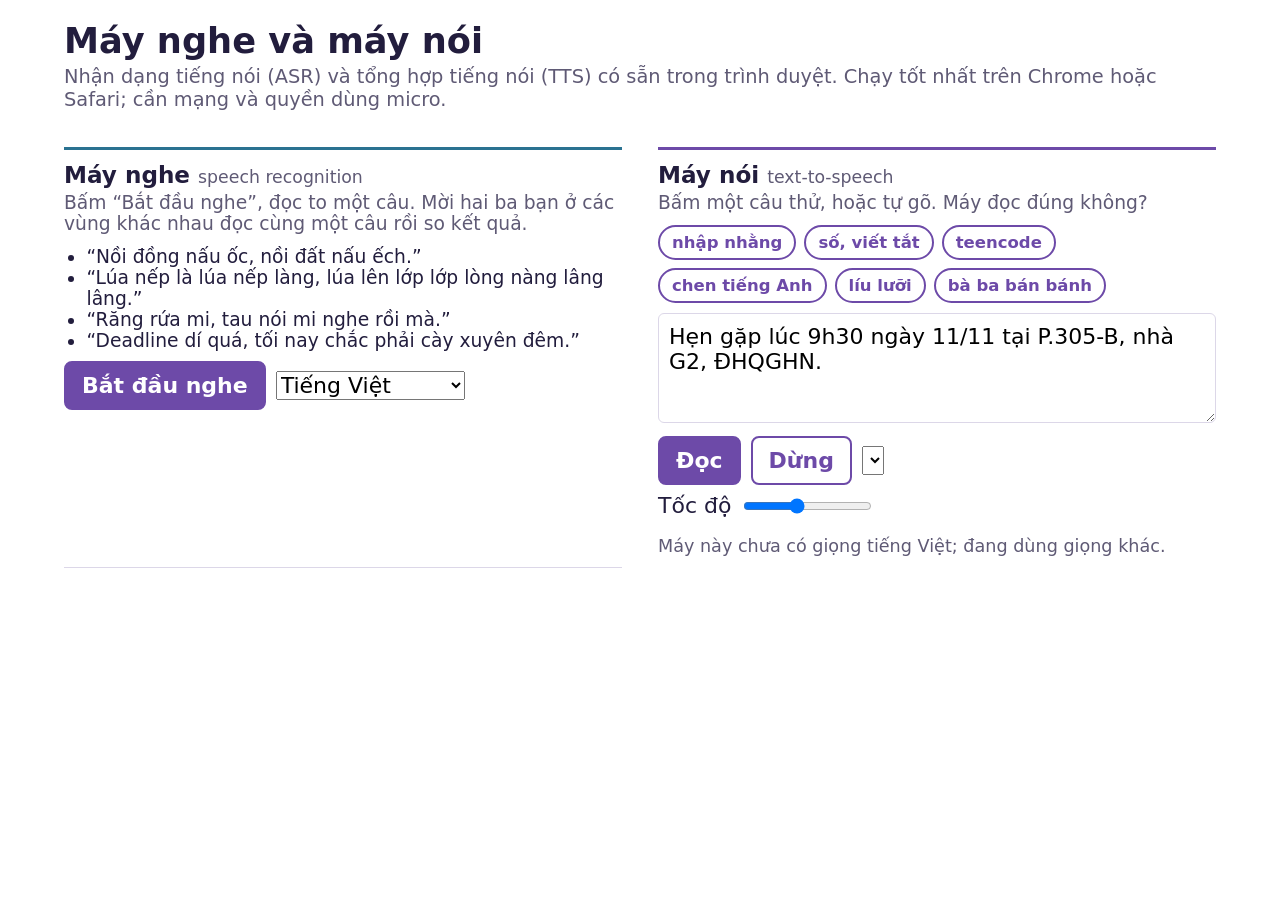
<file: 2627-1/demo/nghe-noi.html>
<!doctype html>
<html lang="vi">
<head>
<meta charset="utf-8">
<meta name="viewport" content="width=device-width, initial-scale=1">
<title>Máy nghe và máy nói</title>
<link rel="icon" href="../../favicon.svg">
<style>
  :root { --accent:#6D4AA8; --struct:#2A7291; --text:#221D3D; --muted:#5f5a75; --bg:#ffffff; --line:#dcd7e8; }
  * { box-sizing:border-box; }
  body { margin:0; background:var(--bg); color:var(--text); font-family:"Source Sans 3","Source Sans Pro",system-ui,sans-serif; font-size:22px; }
  main { max-width:1200px; margin:0 auto; padding:20px 24px 40px; display:grid; grid-template-columns:1fr 1fr; gap:36px; }
  h1 { grid-column:1/-1; margin:0; font-size:1.6em; }
  h1 small { display:block; font-size:.55em; color:var(--muted); font-weight:400; margin-top:4px; }
  section { border-top:3px solid var(--struct); padding-top:12px; }
  section.tts { border-top-color:var(--accent); }
  h2 { margin:0 0 4px; font-size:1.05em; }
  h2 small { font-weight:400; color:var(--muted); font-size:.75em; }
  p.hint { margin:4px 0 12px; color:var(--muted); font-size:.85em; }
  button { font:inherit; font-weight:700; padding:10px 16px; border-radius:8px; border:2px solid var(--accent); background:var(--accent); color:#fff; cursor:pointer; }
  button.secondary { background:#fff; color:var(--accent); }
  button:disabled { opacity:.45; cursor:default; }
  .row { display:flex; gap:10px; flex-wrap:wrap; align-items:center; margin:8px 0; }
  .out { min-height:150px; border-bottom:1px solid var(--line); padding:8px 0; font-size:1.2em; line-height:1.4; }
  .out .interim { color:#999; }
  ol.history { margin:12px 0 0; padding-left:1.3em; font-size:.85em; color:var(--muted); }
  textarea { width:100%; font:inherit; padding:10px; border:1px solid var(--line); border-radius:6px; min-height:110px; }
  select, input[type=range] { font:inherit; }
  .status { font-size:.8em; color:var(--muted); }
  .warn { color:#b03a3a; }
  ul.tries { margin:4px 0 10px; padding-left:1.2em; font-size:.85em; color:var(--text); }
  .presets { display:flex; flex-wrap:wrap; gap:8px; margin:6px 0 10px; }
  .chip { font:inherit; font-size:.75em; padding:6px 12px; border-radius:999px; border:2px solid var(--accent); background:#fff; color:var(--accent); cursor:pointer; font-weight:600; }
  @media (max-width:900px) { main { grid-template-columns:1fr; } }
</style>
</head>
<body>
<main>
  <h1>Máy nghe và máy nói
    <small>Nhận dạng tiếng nói (ASR) và tổng hợp tiếng nói (TTS) có sẵn trong trình duyệt. Chạy tốt nhất trên Chrome hoặc Safari; cần mạng và quyền dùng micro.</small></h1>

  <section>
    <h2>Máy nghe <small>speech recognition</small></h2>
    <p class="hint">Bấm “Bắt đầu nghe”, đọc to một câu. Mời hai ba bạn ở các vùng khác nhau đọc cùng một câu rồi so kết quả.</p>
    <ul class="tries"><li>“Nồi đồng nấu ốc, nồi đất nấu ếch.”</li><li>“Lúa nếp là lúa nếp làng, lúa lên lớp lớp lòng nàng lâng lâng.”</li><li>“Răng rứa mi, tau nói mi nghe rồi mà.”</li><li>“Deadline dí quá, tối nay chắc phải cày xuyên đêm.”</li></ul>
    <div class="row">
      <button id="listen">Bắt đầu nghe</button>
      <select id="lang" aria-label="Ngôn ngữ nhận dạng">
        <option value="vi-VN">Tiếng Việt</option>
        <option value="en-US">Tiếng Anh (Mỹ)</option>
      </select>
    </div>
    <div class="out" id="asr" aria-live="polite"></div>
    <ol class="history" id="history"></ol>
    <p class="status" id="asrStatus"></p>
  </section>

  <section class="tts">
    <h2>Máy nói <small>text-to-speech</small></h2>
    <p class="hint">Bấm một câu thử, hoặc tự gõ. Máy đọc đúng không?</p>
    <div class="presets"><button class="chip" data-t="Ông già đi nhanh quá.">nhập nhằng</button><button class="chip" data-t="Hẹn gặp lúc 9h30 ngày 11/11 tại P.305-B, nhà G2, ĐHQGHN.">số, viết tắt</button><button class="chip" data-t="ko bít j lun á, đợi t xíu nha">teencode</button><button class="chip" data-t="Hôm nay team mình họp online, ai chưa submit report thì làm gấp nhé.">chen tiếng Anh</button><button class="chip" data-t="Nồi đồng nấu ốc, nồi đất nấu ếch.">líu lưỡi</button><button class="chip" data-t="Bà ba bán bánh bò, bánh bèo, bánh bột lọc.">bà ba bán bánh</button></div>
    <textarea id="text">Hẹn gặp lúc 9h30 ngày 11/11 tại P.305-B, nhà G2, ĐHQGHN.</textarea>
    <div class="row">
      <button id="speak">Đọc</button>
      <button class="secondary" id="stopSpeak">Dừng</button>
      <select id="voice" aria-label="Giọng đọc"></select>
    </div>
    <div class="row"><label for="rate">Tốc độ</label><input type="range" id="rate" min="0.6" max="1.6" step="0.1" value="1"></div>
    <p class="status" id="ttsStatus"></p>
  </section>
</main>
<script>
(() => {
  const $ = id => document.getElementById(id);
  // ---- Máy nghe ----
  const SR = window.SpeechRecognition || window.webkitSpeechRecognition;
  const listen = $('listen'), asr = $('asr'), history = $('history'), asrStatus = $('asrStatus');
  // Kiểm https trước: Safari ẩn hẳn SpeechRecognition trên trang http, nên báo "không hỗ trợ" sẽ sai.
  if (!window.isSecureContext) {
    listen.disabled = true;
    asrStatus.innerHTML = '<span class="warn">Phần nghe chỉ chạy trên trang https (micro bị trình duyệt chặn trên http). Bản xem thử này là http; mở bản trên courses.iaidev.com sau khi đăng. Phần máy nói bên phải vẫn dùng được.</span>';
  } else if (!SR) {
    listen.disabled = true;
    asrStatus.innerHTML = '<span class="warn">Trình duyệt này chưa hỗ trợ nhận dạng tiếng nói. Thử Chrome; trên Safari cần bật Đọc chính tả (Dictation) trong Cài đặt hệ thống.</span>';
  } else {
    let rec = null, running = false;
    const stopRec = () => { running = false; listen.textContent = 'Bắt đầu nghe'; if (rec) rec.stop(); };
    listen.addEventListener('click', () => {
      if (running) return stopRec();
      rec = new SR();
      rec.lang = $('lang').value; rec.interimResults = true; rec.continuous = false;
      rec.onresult = e => {
        let fin = '', mid = '';
        for (const r of e.results) (r.isFinal ? (fin += r[0].transcript) : (mid += r[0].transcript));
        asr.innerHTML = '';
        asr.append(document.createTextNode(fin));
        if (mid) { const s = document.createElement('span'); s.className = 'interim'; s.textContent = mid; asr.append(s); }
        if (fin) { const li = document.createElement('li'); li.textContent = fin; history.prepend(li); }
      };
      rec.onerror = e => { asrStatus.textContent = 'Lỗi: ' + e.error + (e.error === 'not-allowed' ? ' (chưa cho phép micro)' : ''); };
      rec.onend = () => { running = false; listen.textContent = 'Bắt đầu nghe'; };
      rec.start(); running = true; listen.textContent = 'Đang nghe… bấm để dừng'; asrStatus.textContent = '';
    });
  }
  // ---- Máy nói ----
  const speak = $('speak'), voiceSel = $('voice'), ttsStatus = $('ttsStatus');
  if (!('speechSynthesis' in window)) {
    speak.disabled = true; ttsStatus.innerHTML = '<span class="warn">Trình duyệt này chưa hỗ trợ tổng hợp tiếng nói.</span>';
  } else {
    const fill = () => {
      const voices = speechSynthesis.getVoices();
      const vi = voices.filter(v => v.lang && v.lang.toLowerCase().startsWith('vi'));
      const list = vi.length ? vi : voices;
      voiceSel.innerHTML = '';
      list.forEach(v => { const o = document.createElement('option'); o.value = v.name; o.textContent = v.name + ' (' + v.lang + ')'; voiceSel.append(o); });
      ttsStatus.textContent = vi.length ? vi.length + ' giọng tiếng Việt trên máy này.' : 'Máy này chưa có giọng tiếng Việt; đang dùng giọng khác.';
    };
    fill(); speechSynthesis.onvoiceschanged = fill;
    const isMacChrome = /Macintosh/.test(navigator.userAgent) && /Chrome\//.test(navigator.userAgent) && !/Edg\//.test(navigator.userAgent);
    speak.addEventListener('click', () => {
      speechSynthesis.cancel();
      // Chrome đôi khi bỏ lời đọc nếu gọi speak() ngay sau cancel(); chờ một nhịp.
      setTimeout(() => {
        const voices = speechSynthesis.getVoices();
        const v = voices.find(x => x.name === voiceSel.value) || voices.find(x => /^vi/i.test(x.lang));
        const u = new SpeechSynthesisUtterance($('text').value);
        u.lang = v ? v.lang : 'vi-VN';
        if (v) u.voice = v;
        u.rate = Number($('rate').value);
        u.onstart = () => { ttsStatus.textContent = 'Đang đọc bằng giọng ' + (v ? v.name : 'mặc định') + '.' + (isMacChrome ? ' Nếu vẫn nghe giọng tiếng Anh, Chrome trên macOS đang bỏ qua giọng đã chọn: mở trang này bằng Safari.' : ''); };
        u.onerror = e => { ttsStatus.textContent = 'Không đọc được: ' + e.error; };
        speechSynthesis.speak(u);
      }, 80);
    });
    $('stopSpeak').addEventListener('click', () => speechSynthesis.cancel());
    document.querySelectorAll('.presets .chip').forEach(b => b.addEventListener('click', () => { $('text').value = b.dataset.t; speak.click(); }));
  }
})();
</script>
</body>
</html>
</file>
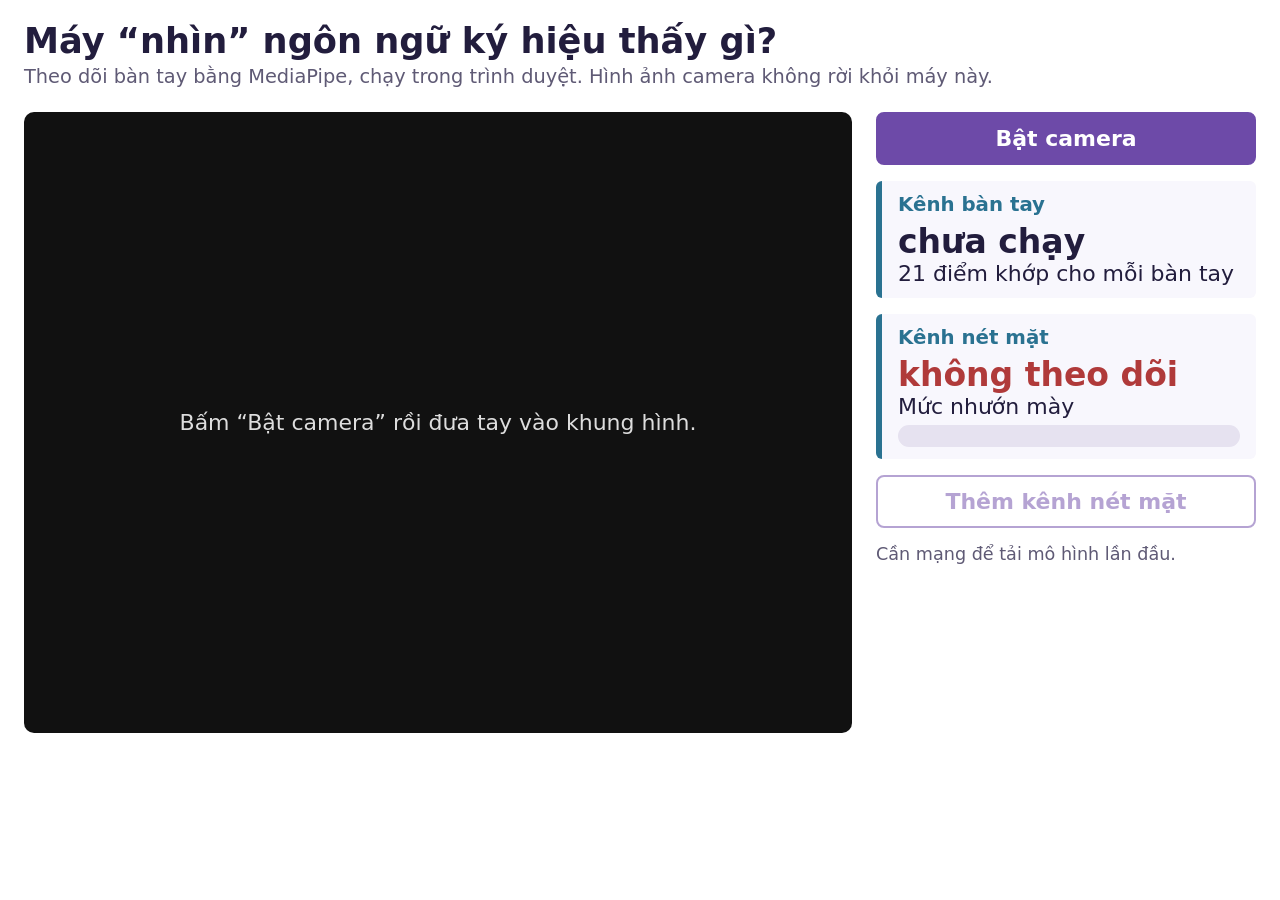
<file: 2627-1/demo/theo-doi-ban-tay.html>
<!doctype html>
<html lang="vi">
<head>
<meta charset="utf-8">
<meta name="viewport" content="width=device-width, initial-scale=1">
<title>Theo dõi bàn tay</title>
<link rel="icon" href="../../favicon.svg">
<style>
  :root { --accent:#6D4AA8; --struct:#2A7291; --text:#221D3D; --muted:#5f5a75; --bg:#ffffff; --panel:#F8F7FD; }
  * { box-sizing:border-box; }
  body { margin:0; background:var(--bg); color:var(--text); font-family:"Source Sans 3","Source Sans Pro",system-ui,sans-serif; font-size:22px; }
  main { max-width:1400px; margin:0 auto; padding:20px 24px; display:grid; grid-template-columns:minmax(0,1fr) 380px; gap:24px; align-items:start; }
  h1 { grid-column:1/-1; margin:0; font-size:1.6em; }
  h1 small { display:block; font-size:.55em; color:var(--muted); font-weight:400; margin-top:4px; }
  .stage { position:relative; background:#111; border-radius:10px; overflow:hidden; aspect-ratio:4/3; }
  video, canvas { position:absolute; inset:0; width:100%; height:100%; object-fit:cover; transform:scaleX(-1); }
  .placeholder { position:absolute; inset:0; display:flex; align-items:center; justify-content:center; color:#ddd; text-align:center; padding:24px; }
  .placeholder[hidden] { display:none; }
  aside { display:grid; gap:16px; }
  button { font:inherit; font-weight:700; padding:12px 16px; border-radius:8px; border:2px solid var(--accent); background:var(--accent); color:#fff; cursor:pointer; }
  button.secondary { background:#fff; color:var(--accent); }
  button:disabled { opacity:.5; cursor:default; }
  .card { background:var(--panel); border-left:6px solid var(--struct); border-radius:6px; padding:12px 16px; }
  .card h2 { margin:0 0 6px; font-size:.9em; color:var(--struct); }
  .big { font-size:1.5em; font-weight:700; }
  .off { color:#b03a3a; }
  .bar { height:22px; background:#e6e2f0; border-radius:11px; overflow:hidden; margin-top:6px; }
  .bar > span { display:block; height:100%; width:0; background:var(--accent); transition:width .1s; }
  #status { font-size:.8em; color:var(--muted); }
  @media (max-width:900px) { main { grid-template-columns:1fr; } }
</style>
</head>
<body>
<main>
  <h1>Máy “nhìn” ngôn ngữ ký hiệu thấy gì?
    <small>Theo dõi bàn tay bằng MediaPipe, chạy trong trình duyệt. Hình ảnh camera không rời khỏi máy này.</small></h1>
  <div class="stage">
    <video id="video" playsinline muted></video>
    <canvas id="canvas"></canvas>
    <div class="placeholder" id="placeholder">Bấm “Bật camera” rồi đưa tay vào khung hình.</div>
  </div>
  <aside>
    <button id="start">Bật camera</button>
    <div class="card">
      <h2>Kênh bàn tay</h2>
      <div class="big" id="hands">chưa chạy</div>
      <div>21 điểm khớp cho mỗi bàn tay</div>
    </div>
    <div class="card">
      <h2>Kênh nét mặt</h2>
      <div class="big off" id="faceState">không theo dõi</div>
      <div>Mức nhướn mày</div>
      <div class="bar"><span id="brow"></span></div>
    </div>
    <button class="secondary" id="face" disabled>Thêm kênh nét mặt</button>
    <div id="status">Cần mạng để tải mô hình lần đầu.</div>
  </aside>
</main>
<script type="module">
const LIB = 'https://cdn.jsdelivr.net/npm/@mediapipe/tasks-vision@1.2.0';
const HAND_MODEL = 'https://storage.googleapis.com/mediapipe-models/hand_landmarker/hand_landmarker/float16/1/hand_landmarker.task';
const FACE_MODEL = 'https://storage.googleapis.com/mediapipe-models/face_landmarker/face_landmarker/float16/1/face_landmarker.task';
const $ = id => document.getElementById(id);
const video = $('video'), canvas = $('canvas'), ctx = canvas.getContext('2d');
let vision, lib, hands, face, lastTime = -1;

function status(text) { $('status').textContent = text; }

async function create(Task, model, extra) {
  for (const delegate of ['GPU', 'CPU']) {
    try {
      return await Task.createFromOptions(vision, { baseOptions: { modelAssetPath: model, delegate }, runningMode: 'VIDEO', ...extra });
    } catch (err) { if (delegate === 'CPU') throw err; }
  }
}

$('start').addEventListener('click', async () => {
  if (!window.isSecureContext || !navigator.mediaDevices) {
    status('Trình duyệt chỉ cho bật camera trên trang https hoặc localhost. Trang này đang mở qua http, nên camera bị chặn. Mở bản https của trang (trang môn học trên courses.iaidev.com) để chạy demo.');
    return;
  }
  $('start').disabled = true;
  try {
    status('Đang tải mô hình bàn tay...');
    lib = await import(`${LIB}/vision_bundle.mjs`);
    vision = await lib.FilesetResolver.forVisionTasks(`${LIB}/wasm`);
    hands = await create(lib.HandLandmarker, HAND_MODEL, { numHands: 2 });
    status('Đang mở camera...');
    video.srcObject = await navigator.mediaDevices.getUserMedia({ video: { width: 1280, height: 720 }, audio: false });
    await video.play();
    $('placeholder').hidden = true;
    $('start').textContent = 'Camera đang bật';
    $('face').disabled = false;
    status('Đang chạy. Thử nhướn mày: kênh bàn tay không ghi nhận gì.');
    requestAnimationFrame(loop);
  } catch (err) {
    status('Không chạy được: ' + (err && err.message ? err.message : err) + '. Kiểm tra mạng và quyền camera.');
    $('start').disabled = false;
  }
});

$('face').addEventListener('click', async () => {
  $('face').disabled = true;
  status('Đang tải mô hình khuôn mặt...');
  try {
    face = await create(lib.FaceLandmarker, FACE_MODEL, { numFaces: 1, outputFaceBlendshapes: true });
    $('faceState').textContent = 'đang theo dõi';
    $('faceState').classList.remove('off');
    $('face').textContent = 'Đã thêm kênh nét mặt';
    status('Đã thêm kênh nét mặt. Thử nhướn mày lần nữa.');
  } catch (err) {
    status('Không tải được mô hình khuôn mặt: ' + err.message);
    $('face').disabled = false;
  }
});

function drawHand(points) {
  const w = canvas.width, h = canvas.height;
  ctx.strokeStyle = '#B9A3E3'; ctx.lineWidth = 4;
  for (const { start, end } of lib.HandLandmarker.HAND_CONNECTIONS) {
    ctx.beginPath(); ctx.moveTo(points[start].x * w, points[start].y * h); ctx.lineTo(points[end].x * w, points[end].y * h); ctx.stroke();
  }
  ctx.fillStyle = '#6D4AA8';
  for (const p of points) { ctx.beginPath(); ctx.arc(p.x * w, p.y * h, 6, 0, 2 * Math.PI); ctx.fill(); }
}

function loop() {
  if (video.readyState >= 2 && video.currentTime !== lastTime) {
    lastTime = video.currentTime;
    canvas.width = video.videoWidth; canvas.height = video.videoHeight;
    ctx.clearRect(0, 0, canvas.width, canvas.height);
    const now = performance.now();
    const found = hands.detectForVideo(video, now).landmarks || [];
    found.forEach(drawHand);
    $('hands').textContent = found.length ? `thấy ${found.length} bàn tay` : 'không thấy tay';
    if (face) {
      const shapes = face.detectForVideo(video, now).faceBlendshapes?.[0]?.categories || [];
      const score = Math.max(0, ...shapes.filter(c => c.categoryName.startsWith('brow') && c.categoryName.includes('Up')).map(c => c.score));
      $('brow').style.width = Math.round(score * 100) + '%';
    }
  }
  requestAnimationFrame(loop);
}
</script>
</body>
</html>
</file>
<file: index-pages.css>
:root {
    --font-sans: system-ui, -apple-system, BlinkMacSystemFont, "Segoe UI", Roboto, "Noto Sans", "Helvetica Neue", Arial, sans-serif;
    --bg: #F8F7FD;
    --panel: rgba(255, 255, 255, 0.88);
    --panel-solid: rgba(255, 255, 255, 0.94);
    --text: #221D3D;
    --muted: #635C8A;
    --accent: #6D4AA8;
    --accent-dark: #553582;
    --line: rgba(34, 29, 61, 0.12);
    --line-strong: rgba(34, 29, 61, 0.18);
    --shadow: 0 18px 40px rgba(34, 29, 61, 0.10);
}

* {
    box-sizing: border-box;
}

html {
    scroll-behavior: smooth;
    scrollbar-gutter: stable;
}

body {
    margin: 0;
    color: var(--text);
    font-family: var(--font-sans);
    background:
        radial-gradient(circle at top left, rgba(217, 119, 6, 0.12), transparent 30%),
        radial-gradient(circle at bottom right, rgba(251, 191, 36, 0.10), transparent 32%),
        linear-gradient(180deg, #FFFBF2 0%, #FFF3DC 100%);
    min-height: 100vh;
}

a {
    color: var(--accent-dark);
}

a:hover {
    color: var(--accent);
}

.page-shell {
    max-width: 1080px;
    margin: 0 auto;
    padding: 48px 24px 56px;
}

.page-shell-wide {
    max-width: 1200px;
}

.hero {
    border: 1px solid var(--line);
    border-radius: 28px;
    padding: 36px 36px 28px;
    background: var(--panel);
    box-shadow: var(--shadow);
    backdrop-filter: blur(6px);
}

.eyebrow {
    margin: 0 0 12px;
    font-size: 0.86rem;
    letter-spacing: 0.18em;
    text-transform: uppercase;
    color: var(--accent);
    font-weight: 700;
    font-family: var(--font-sans);
}

.hero h1 {
    margin: 0;
    font-size: clamp(2.3rem, 4vw, 4rem);
    line-height: 0.98;
    letter-spacing: -0.03em;
}

.hero-subtitle {
    margin: 14px 0 0;
    font-size: 1.05rem;
    color: var(--accent-dark);
    font-weight: 700;
    font-family: var(--font-sans);
}

.hero-text {
    margin-top: 18px;
}

.hero-text p {
    margin: 0;
    color: var(--muted);
    font-size: 1.08rem;
    line-height: 1.7;
}

.hero-actions {
    display: flex;
    flex-wrap: wrap;
    gap: 12px;
    margin-top: 22px;
}

.secondary-link {
    display: inline-flex;
    align-items: center;
    gap: 8px;
    padding: 10px 14px;
    border-radius: 14px;
    border: 1px solid var(--line-strong);
    background: rgba(255, 255, 255, 0.66);
    color: var(--accent-dark);
    text-decoration: none;
    font-weight: 700;
    font-family: var(--font-sans);
}

.secondary-link:hover {
    border-color: rgba(217, 119, 6, 0.3);
    background: rgba(255, 255, 255, 0.9);
    color: var(--accent);
}

.section-title {
    margin: 34px 0 14px;
    font-size: 1.1rem;
    letter-spacing: 0.08em;
    text-transform: uppercase;
    color: var(--accent-dark);
    font-weight: 700;
    font-family: var(--font-sans);
}

.term-grid,
.info-grid {
    display: grid;
    grid-template-columns: repeat(auto-fit, minmax(280px, 1fr));
    gap: 18px;
}

.term-grid--2col {
    grid-template-columns: repeat(2, 1fr);
}

.term-card,
.panel {
    border: 1px solid var(--line);
    border-radius: 24px;
    background: var(--panel-solid);
    box-shadow: var(--shadow);
}

.term-card {
    display: flex;
    flex-direction: column;
    justify-content: space-between;
    min-height: 220px;
    padding: 22px 22px 20px;
    transition: transform 160ms ease, box-shadow 160ms ease, border-color 160ms ease;
}

.term-card:hover {
    transform: translateY(-3px);
    box-shadow: 0 22px 42px rgba(44, 26, 6, 0.12);
    border-color: rgba(217, 119, 6, 0.28);
}

.term-label {
    display: inline-block;
    align-self: flex-start;
    margin-bottom: 14px;
    padding: 4px 10px;
    border-radius: 999px;
    background: rgba(217, 119, 6, 0.1);
    color: var(--accent-dark);
    font-size: 0.82rem;
    font-weight: 700;
    font-family: var(--font-sans);
}

.term-card h2,
.panel h2,
.panel h3 {
    margin: 0 0 10px;
    line-height: 1.15;
}

.term-card h2 {
    font-size: 1.6rem;
}

.term-card p,
.panel p,
.panel li,
.panel td,
.panel th {
    line-height: 1.65;
}

.term-card p,
.panel-copy,
.muted-text {
    color: var(--muted);
}

.term-card p {
    margin: 0 0 18px;
}

.term-link {
    display: inline-flex;
    align-items: center;
    gap: 10px;
    align-self: flex-start;
    padding: 10px 16px;
    border-radius: 14px;
    background: var(--accent);
    color: #fff;
    text-decoration: none;
    font-weight: 700;
    font-family: var(--font-sans);
}

.term-link:hover {
    background: var(--accent-dark);
    color: #fff;
}

/* Phân biệt học kỳ hiện hành và học kỳ đã kết thúc (trang index root) */
.term-card--current {
    border-color: rgba(217, 119, 6, 0.45);
    box-shadow: 0 18px 40px rgba(217, 119, 6, 0.16);
}

.term-card--current .term-label {
    background: var(--accent);
    color: #fff;
}

.term-card--ended {
    background: rgba(255, 255, 255, 0.6);
    border-style: dashed;
}

.term-card--ended h2 {
    color: rgba(44, 26, 6, 0.66);
}

.term-card--ended .term-label {
    background: rgba(44, 26, 6, 0.07);
    color: var(--muted);
}

.term-link--ghost {
    background: transparent;
    border: 1px solid var(--line-strong);
    color: var(--accent-dark);
}

.term-link--ghost:hover {
    background: rgba(217, 119, 6, 0.1);
    color: var(--accent-dark);
}

.panel {
    padding: 24px 24px 22px;
}

.panel h2 {
    font-size: 1.7rem;
}

.panel h3 {
    font-size: 1.25rem;
}

.table-wrap {
    overflow-x: auto;
}

.schedule-table {
    width: 100%;
    min-width: 640px;
    border-collapse: collapse;
    margin-top: 4px;
}

.schedule-table thead th {
    padding: 14px 16px;
    background: var(--accent-dark);
    color: #fff;
    font-size: 0.95rem;
    text-align: left;
    font-weight: 700;
    font-family: var(--font-sans);
}

.schedule-table thead th:first-child {
    border-top-left-radius: 14px;
}

.schedule-table thead th:last-child {
    border-top-right-radius: 14px;
}

.schedule-table tbody tr:nth-child(even) {
    background: rgba(217, 119, 6, 0.035);
}

.schedule-table tbody tr:hover {
    background: rgba(217, 119, 6, 0.065);
}

.schedule-table td {
    padding: 14px 16px;
    vertical-align: top;
    border-bottom: 1px solid rgba(44, 26, 6, 0.08);
}

.schedule-table td a {
    color: #553582;
    font-weight: 700;
    text-decoration: none;
}

.schedule-table td a:hover {
    color: var(--accent);
}

.schedule-table td:first-child {
    width: 70px;
    font-weight: 700;
    font-family: var(--font-sans);
}

.schedule-table td:nth-child(2) {
    min-width: 280px;
}

.plain-list {
    margin: 0;
    padding-left: 20px;
}

.plain-list li + li {
    margin-top: 10px;
}

.notebook-list {
    display: flex;
    flex-direction: column;
    gap: 6px;
    margin-top: 6px;
}

.notebook-tag {
    display: inline-flex;
    align-items: center;
    align-self: flex-start;
    padding: 3px 10px;
    border-radius: 6px;
    background: rgba(30, 20, 5, 0.07);
    border: 1px solid rgba(30, 20, 5, 0.12);
    color: var(--text);
    font-size: 0.80rem;
    font-weight: 500;
    font-family: monospace;
    white-space: nowrap;
    text-decoration: none;
}

.notebook-tag:hover {
    background: rgba(30, 20, 5, 0.12);
    color: var(--accent-dark);
}

.book-list {
    list-style: none;
    margin: 0;
    padding: 0;
    display: grid;
    gap: 12px;
}

.book-item {
    padding: 14px 16px;
    border-radius: 18px;
    border: 1px solid rgba(44, 26, 6, 0.08);
    background: rgba(217, 119, 6, 0.04);
}

.book-title {
    display: block;
    color: var(--text);
    font-size: 1.02rem;
    font-style: italic;
}

.book-author {
    display: block;
    margin-top: 6px;
    color: var(--muted);
}

.footer {
    margin-top: 26px;
    color: var(--muted);
    font-size: 0.95rem;
}

@media (max-width: 820px) {
    .page-shell {
        padding: 28px 16px 36px;
    }

    .hero {
        padding: 28px 22px 22px;
    }

    .hero-text p {
        font-size: 1rem;
    }

    .panel {
        padding: 20px 18px 18px;
    }
}
</file>
<file: 2627-1/revealjs/dist/reveal.css>
/**
 * reveal.js 5.2.0
 * https://revealjs.com
 * MIT licensed
 *
 * Copyright (C) 2011-2024 Hakim El Hattab, https://hakim.se
 */

.reveal .r-stretch,.reveal .stretch{max-width:none;max-height:none}.reveal pre.r-stretch code,.reveal pre.stretch code{height:100%;max-height:100%;box-sizing:border-box}.reveal .r-fit-text{display:inline-block;white-space:nowrap}.reveal .r-stack{display:grid;grid-template-rows:100%}.reveal .r-stack>*{grid-area:1/1;margin:auto}.reveal .r-hstack,.reveal .r-vstack{display:flex}.reveal .r-hstack img,.reveal .r-hstack video,.reveal .r-vstack img,.reveal .r-vstack video{min-width:0;min-height:0;object-fit:contain}.reveal .r-vstack{flex-direction:column;align-items:center;justify-content:center}.reveal .r-hstack{flex-direction:row;align-items:center;justify-content:center}.reveal .items-stretch{align-items:stretch}.reveal .items-start{align-items:flex-start}.reveal .items-center{align-items:center}.reveal .items-end{align-items:flex-end}.reveal .justify-between{justify-content:space-between}.reveal .justify-around{justify-content:space-around}.reveal .justify-start{justify-content:flex-start}.reveal .justify-center{justify-content:center}.reveal .justify-end{justify-content:flex-end}html.reveal-full-page{width:100%;height:100%;height:100vh;height:calc(var(--vh,1vh) * 100);height:100dvh;overflow:hidden}.reveal-viewport{height:100%;overflow:hidden;position:relative;line-height:1;margin:0;background-color:#fff;color:#000;--r-controls-spacing:12px;--r-overlay-header-height:40px;--r-overlay-margin:0px;--r-overlay-padding:6px;--r-overlay-gap:5px}@media screen and (max-width:1024px),(max-height:768px){.reveal-viewport{--r-overlay-header-height:26px}}.reveal-viewport:fullscreen{top:0!important;left:0!important;width:100%!important;height:100%!important;transform:none!important}.reveal .fragment{transition:all .2s ease}.reveal .fragment:not(.custom){opacity:0;visibility:hidden;will-change:opacity}.reveal .fragment.visible{opacity:1;visibility:inherit}.reveal .fragment.disabled{transition:none}.reveal .fragment.grow{opacity:1;visibility:inherit}.reveal .fragment.grow.visible{transform:scale(1.3)}.reveal .fragment.shrink{opacity:1;visibility:inherit}.reveal .fragment.shrink.visible{transform:scale(.7)}.reveal .fragment.zoom-in{transform:scale(.1)}.reveal .fragment.zoom-in.visible{transform:none}.reveal .fragment.fade-out{opacity:1;visibility:inherit}.reveal .fragment.fade-out.visible{opacity:0;visibility:hidden}.reveal .fragment.semi-fade-out{opacity:1;visibility:inherit}.reveal .fragment.semi-fade-out.visible{opacity:.5;visibility:inherit}.reveal .fragment.strike{opacity:1;visibility:inherit}.reveal .fragment.strike.visible{text-decoration:line-through}.reveal .fragment.fade-up{transform:translate(0,40px)}.reveal .fragment.fade-up.visible{transform:translate(0,0)}.reveal .fragment.fade-down{transform:translate(0,-40px)}.reveal .fragment.fade-down.visible{transform:translate(0,0)}.reveal .fragment.fade-right{transform:translate(-40px,0)}.reveal .fragment.fade-right.visible{transform:translate(0,0)}.reveal .fragment.fade-left{transform:translate(40px,0)}.reveal .fragment.fade-left.visible{transform:translate(0,0)}.reveal .fragment.current-visible,.reveal .fragment.fade-in-then-out{opacity:0;visibility:hidden}.reveal .fragment.current-visible.current-fragment,.reveal .fragment.fade-in-then-out.current-fragment{opacity:1;visibility:inherit}.reveal .fragment.fade-in-then-semi-out{opacity:0;visibility:hidden}.reveal .fragment.fade-in-then-semi-out.visible{opacity:.5;visibility:inherit}.reveal .fragment.fade-in-then-semi-out.current-fragment{opacity:1;visibility:inherit}.reveal .fragment.highlight-blue,.reveal .fragment.highlight-current-blue,.reveal .fragment.highlight-current-green,.reveal .fragment.highlight-current-red,.reveal .fragment.highlight-green,.reveal .fragment.highlight-red{opacity:1;visibility:inherit}.reveal .fragment.highlight-red.visible{color:#ff2c2d}.reveal .fragment.highlight-green.visible{color:#17ff2e}.reveal .fragment.highlight-blue.visible{color:#1b91ff}.reveal .fragment.highlight-current-red.current-fragment{color:#ff2c2d}.reveal .fragment.highlight-current-green.current-fragment{color:#17ff2e}.reveal .fragment.highlight-current-blue.current-fragment{color:#1b91ff}.reveal:after{content:"";font-style:italic}.reveal iframe{z-index:1}.reveal a{position:relative}@keyframes bounce-right{0%,10%,25%,40%,50%{transform:translateX(0)}20%{transform:translateX(10px)}30%{transform:translateX(-5px)}}@keyframes bounce-left{0%,10%,25%,40%,50%{transform:translateX(0)}20%{transform:translateX(-10px)}30%{transform:translateX(5px)}}@keyframes bounce-down{0%,10%,25%,40%,50%{transform:translateY(0)}20%{transform:translateY(10px)}30%{transform:translateY(-5px)}}.reveal .controls{display:none;position:absolute;top:auto;bottom:var(--r-controls-spacing);right:var(--r-controls-spacing);left:auto;z-index:11;color:#000;pointer-events:none;font-size:10px}.reveal .controls button{position:absolute;padding:0;background-color:transparent;border:0;outline:0;cursor:pointer;color:currentColor;transform:scale(.9999);transition:color .2s ease,opacity .2s ease,transform .2s ease;z-index:2;pointer-events:auto;font-size:inherit;visibility:hidden;opacity:0;-webkit-appearance:none;-webkit-tap-highlight-color:transparent}.reveal .controls .controls-arrow:after,.reveal .controls .controls-arrow:before{content:"";position:absolute;top:0;left:0;width:2.6em;height:.5em;border-radius:.25em;background-color:currentColor;transition:all .15s ease,background-color .8s ease;transform-origin:.2em 50%;will-change:transform}.reveal .controls .controls-arrow{position:relative;width:3.6em;height:3.6em}.reveal .controls .controls-arrow:before{transform:translateX(.5em) translateY(1.55em) rotate(45deg)}.reveal .controls .controls-arrow:after{transform:translateX(.5em) translateY(1.55em) rotate(-45deg)}.reveal .controls .controls-arrow:hover:before{transform:translateX(.5em) translateY(1.55em) rotate(40deg)}.reveal .controls .controls-arrow:hover:after{transform:translateX(.5em) translateY(1.55em) rotate(-40deg)}.reveal .controls .controls-arrow:active:before{transform:translateX(.5em) translateY(1.55em) rotate(36deg)}.reveal .controls .controls-arrow:active:after{transform:translateX(.5em) translateY(1.55em) rotate(-36deg)}.reveal .controls .navigate-left{right:6.4em;bottom:3.2em;transform:translateX(-10px)}.reveal .controls .navigate-left.highlight{animation:bounce-left 2s 50 both ease-out}.reveal .controls .navigate-right{right:0;bottom:3.2em;transform:translateX(10px)}.reveal .controls .navigate-right .controls-arrow{transform:rotate(180deg)}.reveal .controls .navigate-right.highlight{animation:bounce-right 2s 50 both ease-out}.reveal .controls .navigate-up{right:3.2em;bottom:6.4em;transform:translateY(-10px)}.reveal .controls .navigate-up .controls-arrow{transform:rotate(90deg)}.reveal .controls .navigate-down{right:3.2em;bottom:-1.4em;padding-bottom:1.4em;transform:translateY(10px)}.reveal .controls .navigate-down .controls-arrow{transform:rotate(-90deg)}.reveal .controls .navigate-down.highlight{animation:bounce-down 2s 50 both ease-out}.reveal .controls[data-controls-back-arrows=faded] .navigate-up.enabled{opacity:.3}.reveal .controls[data-controls-back-arrows=faded] .navigate-up.enabled:hover{opacity:1}.reveal .controls[data-controls-back-arrows=hidden] .navigate-up.enabled{opacity:0;visibility:hidden}.reveal .controls .enabled{visibility:visible;opacity:.9;cursor:pointer;transform:none}.reveal .controls .enabled.fragmented{opacity:.5}.reveal .controls .enabled.fragmented:hover,.reveal .controls .enabled:hover{opacity:1}.reveal:not(.rtl) .controls[data-controls-back-arrows=faded] .navigate-left.enabled{opacity:.3}.reveal:not(.rtl) .controls[data-controls-back-arrows=faded] .navigate-left.enabled:hover{opacity:1}.reveal:not(.rtl) .controls[data-controls-back-arrows=hidden] .navigate-left.enabled{opacity:0;visibility:hidden}.reveal.rtl .controls[data-controls-back-arrows=faded] .navigate-right.enabled{opacity:.3}.reveal.rtl .controls[data-controls-back-arrows=faded] .navigate-right.enabled:hover{opacity:1}.reveal.rtl .controls[data-controls-back-arrows=hidden] .navigate-right.enabled{opacity:0;visibility:hidden}.reveal[data-navigation-mode=linear].has-horizontal-slides .navigate-down,.reveal[data-navigation-mode=linear].has-horizontal-slides .navigate-up{display:none}.reveal:not(.has-vertical-slides) .controls .navigate-left,.reveal[data-navigation-mode=linear].has-horizontal-slides .navigate-left{bottom:1.4em;right:5.5em}.reveal:not(.has-vertical-slides) .controls .navigate-right,.reveal[data-navigation-mode=linear].has-horizontal-slides .navigate-right{bottom:1.4em;right:.5em}.reveal:not(.has-horizontal-slides) .controls .navigate-up{right:1.4em;bottom:5em}.reveal:not(.has-horizontal-slides) .controls .navigate-down{right:1.4em;bottom:.5em}.reveal.has-dark-background .controls{color:#fff}.reveal.has-light-background .controls{color:#000}.reveal.no-hover .controls .controls-arrow:active:before,.reveal.no-hover .controls .controls-arrow:hover:before{transform:translateX(.5em) translateY(1.55em) rotate(45deg)}.reveal.no-hover .controls .controls-arrow:active:after,.reveal.no-hover .controls .controls-arrow:hover:after{transform:translateX(.5em) translateY(1.55em) rotate(-45deg)}@media screen and (min-width:500px){.reveal-viewport{--r-controls-spacing:0.8em}.reveal .controls[data-controls-layout=edges]{top:0;right:0;bottom:0;left:0}.reveal .controls[data-controls-layout=edges] .navigate-down,.reveal .controls[data-controls-layout=edges] .navigate-left,.reveal .controls[data-controls-layout=edges] .navigate-right,.reveal .controls[data-controls-layout=edges] .navigate-up{bottom:auto;right:auto}.reveal .controls[data-controls-layout=edges] .navigate-left{top:50%;left:var(--r-controls-spacing);margin-top:-1.8em}.reveal .controls[data-controls-layout=edges] .navigate-right{top:50%;right:var(--r-controls-spacing);margin-top:-1.8em}.reveal .controls[data-controls-layout=edges] .navigate-up{top:var(--r-controls-spacing);left:50%;margin-left:-1.8em}.reveal .controls[data-controls-layout=edges] .navigate-down{bottom:calc(var(--r-controls-spacing) - 1.4em + .3em);left:50%;margin-left:-1.8em}}.reveal .progress{position:absolute;display:none;height:3px;width:100%;bottom:0;left:0;z-index:10;background-color:rgba(0,0,0,.2);color:#fff}.reveal .progress:after{content:"";display:block;position:absolute;height:10px;width:100%;top:-10px}.reveal .progress span{display:block;height:100%;width:100%;background-color:currentColor;transition:transform .8s cubic-bezier(.26,.86,.44,.985);transform-origin:0 0;transform:scaleX(0)}.reveal .slide-number{position:absolute;display:block;right:8px;bottom:8px;z-index:31;font-family:Helvetica,sans-serif;font-size:12px;line-height:1;color:#fff;background-color:rgba(0,0,0,.4);padding:5px}.reveal .slide-number a{color:currentColor}.reveal .slide-number-delimiter{margin:0 3px}.reveal{position:relative;width:100%;height:100%;overflow:hidden;touch-action:pinch-zoom}.reveal.embedded{touch-action:pan-y}.reveal.embedded.is-vertical-slide{touch-action:none}.reveal .slides{position:absolute;width:100%;height:100%;top:0;right:0;bottom:0;left:0;margin:auto;pointer-events:none;overflow:visible;z-index:1;text-align:center;perspective:600px;perspective-origin:50% 40%}.reveal .slides>section{perspective:600px}.reveal .slides>section,.reveal .slides>section>section{display:none;position:absolute;width:100%;pointer-events:auto;z-index:10;transform-style:flat;transition:transform-origin .8s cubic-bezier(.26,.86,.44,.985),transform .8s cubic-bezier(.26,.86,.44,.985),visibility .8s cubic-bezier(.26,.86,.44,.985),opacity .8s cubic-bezier(.26,.86,.44,.985)}.reveal[data-transition-speed=fast] .slides section{transition-duration:.4s}.reveal[data-transition-speed=slow] .slides section{transition-duration:1.2s}.reveal .slides section[data-transition-speed=fast]{transition-duration:.4s}.reveal .slides section[data-transition-speed=slow]{transition-duration:1.2s}.reveal .slides>section.stack{padding-top:0;padding-bottom:0;pointer-events:none;height:100%}.reveal .slides>section.present,.reveal .slides>section>section.present{display:block;z-index:11;opacity:1}.reveal .slides>section:empty,.reveal .slides>section>section:empty,.reveal .slides>section>section[data-background-interactive],.reveal .slides>section[data-background-interactive]{pointer-events:none}.reveal.center,.reveal.center .slides,.reveal.center .slides section{min-height:0!important}.reveal .slides>section:not(.present),.reveal .slides>section>section:not(.present){pointer-events:none}.reveal.overview .slides>section,.reveal.overview .slides>section>section{pointer-events:auto}.reveal .slides>section.future,.reveal .slides>section.future>section,.reveal .slides>section.past,.reveal .slides>section.past>section,.reveal .slides>section>section.future,.reveal .slides>section>section.past{opacity:0}.reveal .slides>section[data-transition=slide].past,.reveal .slides>section[data-transition~=slide-out].past,.reveal.slide .slides>section:not([data-transition]).past{transform:translate(-150%,0)}.reveal .slides>section[data-transition=slide].future,.reveal .slides>section[data-transition~=slide-in].future,.reveal.slide .slides>section:not([data-transition]).future{transform:translate(150%,0)}.reveal .slides>section>section[data-transition=slide].past,.reveal .slides>section>section[data-transition~=slide-out].past,.reveal.slide .slides>section>section:not([data-transition]).past{transform:translate(0,-150%)}.reveal .slides>section>section[data-transition=slide].future,.reveal .slides>section>section[data-transition~=slide-in].future,.reveal.slide .slides>section>section:not([data-transition]).future{transform:translate(0,150%)}.reveal .slides>section[data-transition=linear].past,.reveal .slides>section[data-transition~=linear-out].past,.reveal.linear .slides>section:not([data-transition]).past{transform:translate(-150%,0)}.reveal .slides>section[data-transition=linear].future,.reveal .slides>section[data-transition~=linear-in].future,.reveal.linear .slides>section:not([data-transition]).future{transform:translate(150%,0)}.reveal .slides>section>section[data-transition=linear].past,.reveal .slides>section>section[data-transition~=linear-out].past,.reveal.linear .slides>section>section:not([data-transition]).past{transform:translate(0,-150%)}.reveal .slides>section>section[data-transition=linear].future,.reveal .slides>section>section[data-transition~=linear-in].future,.reveal.linear .slides>section>section:not([data-transition]).future{transform:translate(0,150%)}.reveal .slides section[data-transition=default].stack,.reveal.default .slides section.stack{transform-style:preserve-3d}.reveal .slides>section[data-transition=default].past,.reveal .slides>section[data-transition~=default-out].past,.reveal.default .slides>section:not([data-transition]).past{transform:translate3d(-100%,0,0) rotateY(-90deg) translate3d(-100%,0,0)}.reveal .slides>section[data-transition=default].future,.reveal .slides>section[data-transition~=default-in].future,.reveal.default .slides>section:not([data-transition]).future{transform:translate3d(100%,0,0) rotateY(90deg) translate3d(100%,0,0)}.reveal .slides>section>section[data-transition=default].past,.reveal .slides>section>section[data-transition~=default-out].past,.reveal.default .slides>section>section:not([data-transition]).past{transform:translate3d(0,-300px,0) rotateX(70deg) translate3d(0,-300px,0)}.reveal .slides>section>section[data-transition=default].future,.reveal .slides>section>section[data-transition~=default-in].future,.reveal.default .slides>section>section:not([data-transition]).future{transform:translate3d(0,300px,0) rotateX(-70deg) translate3d(0,300px,0)}.reveal .slides section[data-transition=convex].stack,.reveal.convex .slides section.stack{transform-style:preserve-3d}.reveal .slides>section[data-transition=convex].past,.reveal .slides>section[data-transition~=convex-out].past,.reveal.convex .slides>section:not([data-transition]).past{transform:translate3d(-100%,0,0) rotateY(-90deg) translate3d(-100%,0,0)}.reveal .slides>section[data-transition=convex].future,.reveal .slides>section[data-transition~=convex-in].future,.reveal.convex .slides>section:not([data-transition]).future{transform:translate3d(100%,0,0) rotateY(90deg) translate3d(100%,0,0)}.reveal .slides>section>section[data-transition=convex].past,.reveal .slides>section>section[data-transition~=convex-out].past,.reveal.convex .slides>section>section:not([data-transition]).past{transform:translate3d(0,-300px,0) rotateX(70deg) translate3d(0,-300px,0)}.reveal .slides>section>section[data-transition=convex].future,.reveal .slides>section>section[data-transition~=convex-in].future,.reveal.convex .slides>section>section:not([data-transition]).future{transform:translate3d(0,300px,0) rotateX(-70deg) translate3d(0,300px,0)}.reveal .slides section[data-transition=concave].stack,.reveal.concave .slides section.stack{transform-style:preserve-3d}.reveal .slides>section[data-transition=concave].past,.reveal .slides>section[data-transition~=concave-out].past,.reveal.concave .slides>section:not([data-transition]).past{transform:translate3d(-100%,0,0) rotateY(90deg) translate3d(-100%,0,0)}.reveal .slides>section[data-transition=concave].future,.reveal .slides>section[data-transition~=concave-in].future,.reveal.concave .slides>section:not([data-transition]).future{transform:translate3d(100%,0,0) rotateY(-90deg) translate3d(100%,0,0)}.reveal .slides>section>section[data-transition=concave].past,.reveal .slides>section>section[data-transition~=concave-out].past,.reveal.concave .slides>section>section:not([data-transition]).past{transform:translate3d(0,-80%,0) rotateX(-70deg) translate3d(0,-80%,0)}.reveal .slides>section>section[data-transition=concave].future,.reveal .slides>section>section[data-transition~=concave-in].future,.reveal.concave .slides>section>section:not([data-transition]).future{transform:translate3d(0,80%,0) rotateX(70deg) translate3d(0,80%,0)}.reveal .slides section[data-transition=zoom],.reveal.zoom .slides section:not([data-transition]){transition-timing-function:ease}.reveal .slides>section[data-transition=zoom].past,.reveal .slides>section[data-transition~=zoom-out].past,.reveal.zoom .slides>section:not([data-transition]).past{visibility:hidden;transform:scale(16)}.reveal .slides>section[data-transition=zoom].future,.reveal .slides>section[data-transition~=zoom-in].future,.reveal.zoom .slides>section:not([data-transition]).future{visibility:hidden;transform:scale(.2)}.reveal .slides>section>section[data-transition=zoom].past,.reveal .slides>section>section[data-transition~=zoom-out].past,.reveal.zoom .slides>section>section:not([data-transition]).past{transform:scale(16)}.reveal .slides>section>section[data-transition=zoom].future,.reveal .slides>section>section[data-transition~=zoom-in].future,.reveal.zoom .slides>section>section:not([data-transition]).future{transform:scale(.2)}.reveal.cube .slides{perspective:1300px}.reveal.cube .slides section{padding:30px;min-height:700px;backface-visibility:hidden;box-sizing:border-box;transform-style:preserve-3d}.reveal.center.cube .slides section{min-height:0}.reveal.cube .slides section:not(.stack):before{content:"";position:absolute;display:block;width:100%;height:100%;left:0;top:0;background:rgba(0,0,0,.1);border-radius:4px;transform:translateZ(-20px)}.reveal.cube .slides section:not(.stack):after{content:"";position:absolute;display:block;width:90%;height:30px;left:5%;bottom:0;background:0 0;z-index:1;border-radius:4px;box-shadow:0 95px 25px rgba(0,0,0,.2);transform:translateZ(-90px) rotateX(65deg)}.reveal.cube .slides>section.stack{padding:0;background:0 0}.reveal.cube .slides>section.past{transform-origin:100% 0;transform:translate3d(-100%,0,0) rotateY(-90deg)}.reveal.cube .slides>section.future{transform-origin:0 0;transform:translate3d(100%,0,0) rotateY(90deg)}.reveal.cube .slides>section>section.past{transform-origin:0 100%;transform:translate3d(0,-100%,0) rotateX(90deg)}.reveal.cube .slides>section>section.future{transform-origin:0 0;transform:translate3d(0,100%,0) rotateX(-90deg)}.reveal.page .slides{perspective-origin:0 50%;perspective:3000px}.reveal.page .slides section{padding:30px;min-height:700px;box-sizing:border-box;transform-style:preserve-3d}.reveal.page .slides section.past{z-index:12}.reveal.page .slides section:not(.stack):before{content:"";position:absolute;display:block;width:100%;height:100%;left:0;top:0;background:rgba(0,0,0,.1);transform:translateZ(-20px)}.reveal.page .slides section:not(.stack):after{content:"";position:absolute;display:block;width:90%;height:30px;left:5%;bottom:0;background:0 0;z-index:1;border-radius:4px;box-shadow:0 95px 25px rgba(0,0,0,.2);transform:translateZ(-90px) rotateX(65deg)}.reveal.page .slides>section.stack{padding:0;background:0 0}.reveal.page .slides>section.past{transform-origin:0 0;transform:translate3d(-40%,0,0) rotateY(-80deg)}.reveal.page .slides>section.future{transform-origin:100% 0;transform:translate3d(0,0,0)}.reveal.page .slides>section>section.past{transform-origin:0 0;transform:translate3d(0,-40%,0) rotateX(80deg)}.reveal.page .slides>section>section.future{transform-origin:0 100%;transform:translate3d(0,0,0)}.reveal .slides section[data-transition=fade],.reveal.fade .slides section:not([data-transition]),.reveal.fade .slides>section>section:not([data-transition]){transform:none;transition:opacity .5s}.reveal.fade.overview .slides section,.reveal.fade.overview .slides>section>section{transition:none}.reveal .slides section[data-transition=none],.reveal.none .slides section:not([data-transition]){transform:none;transition:none}.reveal .pause-overlay{position:absolute;top:0;left:0;width:100%;height:100%;background:#000;visibility:hidden;opacity:0;z-index:100;transition:all 1s ease}.reveal .pause-overlay .resume-button{position:absolute;bottom:20px;right:20px;color:#ccc;border-radius:2px;padding:6px 14px;border:2px solid #ccc;font-size:16px;background:0 0;cursor:pointer}.reveal .pause-overlay .resume-button:hover{color:#fff;border-color:#fff}.reveal.paused .pause-overlay{visibility:visible;opacity:1}.reveal .no-transition,.reveal .no-transition *,.reveal .slides.disable-slide-transitions section{transition:none!important}.reveal .slides.disable-slide-transitions section{transform:none!important}.reveal .backgrounds{position:absolute;width:100%;height:100%;top:0;left:0;perspective:600px}.reveal .slide-background{display:none;position:absolute;width:100%;height:100%;opacity:0;visibility:hidden;overflow:hidden;background-color:rgba(0,0,0,0);transition:all .8s cubic-bezier(.26,.86,.44,.985)}.reveal .slide-background-content{position:absolute;width:100%;height:100%;background-position:50% 50%;background-repeat:no-repeat;background-size:cover}.reveal .slide-background.stack{display:block}.reveal .slide-background.present{opacity:1;visibility:visible;z-index:2}.print-pdf .reveal .slide-background{opacity:1!important;visibility:visible!important}.reveal .slide-background video{position:absolute;width:100%;height:100%;max-width:none;max-height:none;top:0;left:0;object-fit:cover}.reveal .slide-background[data-background-size=contain] video{object-fit:contain}.reveal>.backgrounds .slide-background[data-background-transition=none],.reveal[data-background-transition=none]>.backgrounds .slide-background:not([data-background-transition]){transition:none}.reveal>.backgrounds .slide-background[data-background-transition=slide],.reveal[data-background-transition=slide]>.backgrounds .slide-background:not([data-background-transition]){opacity:1}.reveal>.backgrounds .slide-background.past[data-background-transition=slide],.reveal[data-background-transition=slide]>.backgrounds .slide-background.past:not([data-background-transition]){transform:translate(-100%,0)}.reveal>.backgrounds .slide-background.future[data-background-transition=slide],.reveal[data-background-transition=slide]>.backgrounds .slide-background.future:not([data-background-transition]){transform:translate(100%,0)}.reveal>.backgrounds .slide-background>.slide-background.past[data-background-transition=slide],.reveal[data-background-transition=slide]>.backgrounds .slide-background>.slide-background.past:not([data-background-transition]){transform:translate(0,-100%)}.reveal>.backgrounds .slide-background>.slide-background.future[data-background-transition=slide],.reveal[data-background-transition=slide]>.backgrounds .slide-background>.slide-background.future:not([data-background-transition]){transform:translate(0,100%)}.reveal>.backgrounds .slide-background.past[data-background-transition=convex],.reveal[data-background-transition=convex]>.backgrounds .slide-background.past:not([data-background-transition]){opacity:0;transform:translate3d(-100%,0,0) rotateY(-90deg) translate3d(-100%,0,0)}.reveal>.backgrounds .slide-background.future[data-background-transition=convex],.reveal[data-background-transition=convex]>.backgrounds .slide-background.future:not([data-background-transition]){opacity:0;transform:translate3d(100%,0,0) rotateY(90deg) translate3d(100%,0,0)}.reveal>.backgrounds .slide-background>.slide-background.past[data-background-transition=convex],.reveal[data-background-transition=convex]>.backgrounds .slide-background>.slide-background.past:not([data-background-transition]){opacity:0;transform:translate3d(0,-100%,0) rotateX(90deg) translate3d(0,-100%,0)}.reveal>.backgrounds .slide-background>.slide-background.future[data-background-transition=convex],.reveal[data-background-transition=convex]>.backgrounds .slide-background>.slide-background.future:not([data-background-transition]){opacity:0;transform:translate3d(0,100%,0) rotateX(-90deg) translate3d(0,100%,0)}.reveal>.backgrounds .slide-background.past[data-background-transition=concave],.reveal[data-background-transition=concave]>.backgrounds .slide-background.past:not([data-background-transition]){opacity:0;transform:translate3d(-100%,0,0) rotateY(90deg) translate3d(-100%,0,0)}.reveal>.backgrounds .slide-background.future[data-background-transition=concave],.reveal[data-background-transition=concave]>.backgrounds .slide-background.future:not([data-background-transition]){opacity:0;transform:translate3d(100%,0,0) rotateY(-90deg) translate3d(100%,0,0)}.reveal>.backgrounds .slide-background>.slide-background.past[data-background-transition=concave],.reveal[data-background-transition=concave]>.backgrounds .slide-background>.slide-background.past:not([data-background-transition]){opacity:0;transform:translate3d(0,-100%,0) rotateX(-90deg) translate3d(0,-100%,0)}.reveal>.backgrounds .slide-background>.slide-background.future[data-background-transition=concave],.reveal[data-background-transition=concave]>.backgrounds .slide-background>.slide-background.future:not([data-background-transition]){opacity:0;transform:translate3d(0,100%,0) rotateX(90deg) translate3d(0,100%,0)}.reveal>.backgrounds .slide-background[data-background-transition=zoom],.reveal[data-background-transition=zoom]>.backgrounds .slide-background:not([data-background-transition]){transition-timing-function:ease}.reveal>.backgrounds .slide-background.past[data-background-transition=zoom],.reveal[data-background-transition=zoom]>.backgrounds .slide-background.past:not([data-background-transition]){opacity:0;visibility:hidden;transform:scale(16)}.reveal>.backgrounds .slide-background.future[data-background-transition=zoom],.reveal[data-background-transition=zoom]>.backgrounds .slide-background.future:not([data-background-transition]){opacity:0;visibility:hidden;transform:scale(.2)}.reveal>.backgrounds .slide-background>.slide-background.past[data-background-transition=zoom],.reveal[data-background-transition=zoom]>.backgrounds .slide-background>.slide-background.past:not([data-background-transition]){opacity:0;visibility:hidden;transform:scale(16)}.reveal>.backgrounds .slide-background>.slide-background.future[data-background-transition=zoom],.reveal[data-background-transition=zoom]>.backgrounds .slide-background>.slide-background.future:not([data-background-transition]){opacity:0;visibility:hidden;transform:scale(.2)}.reveal[data-transition-speed=fast]>.backgrounds .slide-background{transition-duration:.4s}.reveal[data-transition-speed=slow]>.backgrounds .slide-background{transition-duration:1.2s}.reveal [data-auto-animate-target^=unmatched]{will-change:opacity}.reveal section[data-auto-animate]:not(.stack):not([data-auto-animate=running]) [data-auto-animate-target^=unmatched]{opacity:0}.reveal.overview{perspective-origin:50% 50%;perspective:700px}.reveal.overview .slides section{height:100%;top:0!important;opacity:1!important;overflow:hidden;visibility:visible!important;cursor:pointer;box-sizing:border-box}.reveal.overview .slides section.present,.reveal.overview .slides section:hover{outline:10px solid rgba(150,150,150,.6);outline-offset:10px}.reveal.overview .slides section.present{outline:10px solid var(--r-link-color)}.reveal.overview .slides section .fragment{opacity:1;transition:none}.reveal.overview .slides section:after,.reveal.overview .slides section:before{display:none!important}.reveal.overview .slides>section.stack{padding:0;top:0!important;background:0 0;outline:0;overflow:visible}.reveal.overview .backgrounds{perspective:inherit}.reveal.overview .backgrounds .slide-background{opacity:1;visibility:visible;outline:10px solid rgba(150,150,150,.1);outline-offset:10px}.reveal.overview .backgrounds .slide-background.stack{overflow:visible}.reveal.overview .slides section,.reveal.overview-deactivating .slides section{transition:none}.reveal.overview .backgrounds .slide-background,.reveal.overview-deactivating .backgrounds .slide-background{transition:none}.reveal.rtl .slides,.reveal.rtl .slides h1,.reveal.rtl .slides h2,.reveal.rtl .slides h3,.reveal.rtl .slides h4,.reveal.rtl .slides h5,.reveal.rtl .slides h6{direction:rtl;font-family:sans-serif}.reveal.rtl code,.reveal.rtl pre{direction:ltr}.reveal.rtl ol,.reveal.rtl ul{text-align:right}.reveal.rtl .progress span{transform-origin:100% 0}.reveal.has-parallax-background .backgrounds{transition:all .8s ease}.reveal.has-parallax-background[data-transition-speed=fast] .backgrounds{transition-duration:.4s}.reveal.has-parallax-background[data-transition-speed=slow] .backgrounds{transition-duration:1.2s}@keyframes fade-in{from{opacity:0}to{opacity:1}}@keyframes scale-up{from{transform:scale(.95)}to{transform:scale(1)}}.reveal [data-preview-image],.reveal [data-preview-link]:not(a):not([data-preview-link=false]),.reveal [data-preview-video]{cursor:zoom-in}.r-overlay{position:absolute;top:var(--r-overlay-margin);right:var(--r-overlay-margin);bottom:var(--r-overlay-margin);left:var(--r-overlay-margin);border-radius:min(var(--r-overlay-margin),6px);z-index:99;background:rgba(0,0,0,.95);-webkit-backdrop-filter:blur(10px);backdrop-filter:blur(10px);transition:all .3s ease;color:#fff;animation:fade-in .3s ease;font-family:ui-sans-serif,system-ui,-apple-system,Helvetica,sans-serif}.r-overlay-viewport{position:absolute;top:var(--r-overlay-padding);right:var(--r-overlay-padding);bottom:var(--r-overlay-padding);left:var(--r-overlay-padding);gap:var(--r-overlay-gap);display:flex;flex-direction:column}.r-overlay-header{display:flex;z-index:2;box-sizing:border-box;align-items:center;justify-content:flex-end;height:var(--r-overlay-header-height);gap:6px}.r-overlay-header .r-overlay-button{all:unset;display:flex;align-items:center;justify-content:center;min-width:var(--r-overlay-header-height);min-height:var(--r-overlay-header-height);padding:0 calc(var(--r-overlay-header-height)/ 4);opacity:1;border-radius:6px;font-size:18px;gap:8px;cursor:pointer;box-sizing:border-box}.r-overlay-header .r-overlay-button:hover{opacity:1;background-color:rgba(255,255,255,.15)}.r-overlay-header .icon{display:inline-block;width:20px;height:20px;background-position:50% 50%;background-size:100%;background-repeat:no-repeat}.r-overlay-close .icon{background-image:url([data-uri])}.r-overlay-external .icon{background-image:url([data-uri])}.r-overlay-content{position:relative;display:grid;place-items:center;border-radius:6px;overflow:hidden;flex-grow:1;background-color:rgba(20,20,20,.8);animation:scale-up .5s cubic-bezier(.26,.86,.44,.985)}.r-overlay-spinner{position:absolute;display:block;top:50%;left:50%;width:32px;height:32px;margin:-16px 0 0 -16px;z-index:10;background-image:url([data-uri]%2F%2F%2F6%2Bvr8nJybW1tcDAwOjo6Nvb26ioqKOjo7Ozs%2FLy8vz8%2FAAAAAAAAAAAACH%2FC05FVFNDQVBFMi4wAwEAAAAh%2FhpDcmVhdGVkIHdpdGggYWpheGxvYWQuaW5mbwAh%[base64]%2FV%2FnmOM82XiHRLYKhKP1oZmADdEAAAh%2BQQJCgAAACwAAAAAIAAgAAAE6hDISWlZpOrNp1lGNRSdRpDUolIGw5RUYhhHukqFu8DsrEyqnWThGvAmhVlteBvojpTDDBUEIFwMFBRAmBkSgOrBFZogCASwBDEY%2FCZSg7GSE0gSCjQBMVG023xWBhklAnoEdhQEfyNqMIcKjhRsjEdnezB%2BA4k8gTwJhFuiW4dokXiloUepBAp5qaKpp6%2BHo7aWW54wl7obvEe0kRuoplCGepwSx2jJvqHEmGt6whJpGpfJCHmOoNHKaHx61WiSR92E4lbFoq%2BB6QDtuetcaBPnW6%2BO7wDHpIiK9SaVK5GgV543tzjgGcghAgAh%[base64]%2B%2BG%2Bw48edZPK%2BM6hLJpQg484enXIdQFSS1u6UhksENEQAAIfkECQoAAAAsAAAAACAAIAAABOcQyEmpGKLqzWcZRVUQnZYg1aBSh2GUVEIQ2aQOE%2BG%2BcD4ntpWkZQj1JIiZIogDFFyHI0UxQwFugMSOFIPJftfVAEoZLBbcLEFhlQiqGp1Vd140AUklUN3eCA51C1EWMzMCezCBBmkxVIVHBWd3HHl9JQOIJSdSnJ0TDKChCwUJjoWMPaGqDKannasMo6WnM562R5YluZRwur0wpgqZE7NKUm%2BFNRPIhjBJxKZteWuIBMN4zRMIVIhffcgojwCF117i4nlLnY5ztRLsnOk%2BaV%2BoJY7V7m76PdkS4trKcdg0Zc0tTcKkRAAAIfkECQoAAAAsAAAAACAAIAAABO4QyEkpKqjqzScpRaVkXZWQEximw1BSCUEIlDohrft6cpKCk5xid5MNJTaAIkekKGQkWyKHkvhKsR7ARmitkAYDYRIbUQRQjWBwJRzChi9CRlBcY1UN4g0%[base64]%[base64]%2BE71SRQeyqUToLA7VxF0JDyIQh%2FMVVPMt1ECZlfcjZJ9mIKoaTl1MRIl5o4CUKXOwmyrCInCKqcWtvadL2SYhyASyNDJ0uIiRMDjI0Fd30%2FiI2UA5GSS5UDj2l6NoqgOgN4gksEBgYFf0FDqKgHnyZ9OX8HrgYHdHpcHQULXAS2qKpENRg7eAMLC7kTBaixUYFkKAzWAAnLC7FLVxLWDBLKCwaKTULgEwbLA4hJtOkSBNqITT3xEgfLpBtzE%2FjiuL04RGEBgwWhShRgQExHBAAh%2BQQJCgAAACwAAAAAIAAgAAAE7xDISWlSqerNpyJKhWRdlSAVoVLCWk6JKlAqAavhO9UkUHsqlE6CwO1cRdCQ8iEIfzFVTzLdRAmZX3I2SfZiCqGk5dTESJeaOAlClzsJsqwiJwiqnFrb2nS9kmIcgEsjQydLiIlHehhpejaIjzh9eomSjZR%[base64]%2BE71SRQeyqUToLA7VxF0JDyIQh%[base64]%2BE71SRQeyqUToLA7VxF0JDyIQh%2FMVVPMt1ECZlfcjZJ9mIKoaTl1MRIl5o4CUKXOwmyrCInCKqcWtvadL2SYhyASyNDJ0uIiUd6GAULDJCRiXo1CpGXDJOUjY%2BYip9DhToJA4RBLwMLCwVDfRgbBAaqqoZ1XBMHswsHtxtFaH1iqaoGNgAIxRpbFAgfPQSqpbgGBqUD1wBXeCYp1AYZ19JJOYgH1KwA4UBvQwXUBxPqVD9L3sbp2BNk2xvvFPJd%2BMFCN6HAAIKgNggY0KtEBAAh%[base64]%2BvsYMDAzZQPC9VCNkDWUhGkuE5PxJNwiUK4UfLzOlD4WvzAHaoG9nxPi5d%2BjYUqfAhhykOFwJWiAAAIfkECQoAAAAsAAAAACAAIAAABPAQyElpUqnqzaciSoVkXVUMFaFSwlpOCcMYlErAavhOMnNLNo8KsZsMZItJEIDIFSkLGQoQTNhIsFehRww2CQLKF0tYGKYSg%2BygsZIuNqJksKgbfgIGepNo2cIUB3V1B3IvNiBYNQaDSTtfhhx0CwVPI0UJe0%2Bbm4g5VgcGoqOcnjmjqDSdnhgEoamcsZuXO1aWQy8KAwOAuTYYGwi7w5h%2BKr0SJ8MFihpNbx%2B4Erq7BYBuzsdiH1jCAzoSfl0rVirNbRXlBBlLX%2BBP0XJLAPGzTkAuAOqb0WT5AH7OcdCm5B8TgRwSRKIHQtaLCwg1RAAAOwAAAAAAAAAAAA%3D%3D);visibility:hidden;opacity:0}.r-overlay-preview .r-overlay-content iframe{width:100%;height:100%;max-width:100%;max-height:100%;border:0;opacity:0;visibility:hidden;transition:all .3s ease}.r-overlay-preview[data-state=loaded] iframe{opacity:1;visibility:visible}.r-overlay-preview .r-overlay-content img,.r-overlay-preview .r-overlay-content video{position:absolute;max-width:100%;max-height:100%;width:100%;height:100%;margin:0;object-fit:scale-down}.r-overlay-preview[data-preview-fit=none] img,.r-overlay-preview[data-preview-fit=none] video{object-fit:none}.r-overlay-preview[data-preview-fit=scale-down] img,.r-overlay-preview[data-preview-fit=scale-down] video{object-fit:scale-down}.r-overlay-preview[data-preview-fit=contain] img,.r-overlay-preview[data-preview-fit=contain] video{object-fit:contain}.r-overlay-preview[data-preview-fit=cover] img,.r-overlay-preview[data-preview-fit=cover] video{object-fit:cover}.r-overlay-preview[data-state=loaded] .r-overlay-content-inner{position:absolute;z-index:-1;left:0;top:45%;width:100%;text-align:center;letter-spacing:normal}.r-overlay-preview .r-overlay-error{font-size:18px;color:orange}.r-overlay-preview .x-frame-error{opacity:0;transition:opacity .3s ease .3s}.r-overlay-preview[data-state=loaded] .x-frame-error{opacity:1}.r-overlay-preview[data-state=loading] .r-overlay-spinner{opacity:.6;visibility:visible}.r-overlay-help .r-overlay-content{overflow:auto}.r-overlay-help-content{max-width:560px;padding:20px 0;margin:auto;text-align:center;letter-spacing:normal}.r-overlay-help-content .title{font-size:20px;margin-top:0}.r-overlay-help .r-overlay-help-content table{border:1px solid #fff;border-collapse:collapse;font-size:16px;text-align:left}.r-overlay-help .r-overlay-help-content table td,.r-overlay-help .r-overlay-help-content table th{width:240px;padding:14px;border:1px solid #fff;vertical-align:middle}.r-overlay-help .r-overlay-help-content table th{padding-top:20px;padding-bottom:20px}.reveal .playback{position:absolute;left:15px;bottom:20px;z-index:30;cursor:pointer;transition:all .4s ease;-webkit-tap-highlight-color:transparent}.reveal.overview .playback{opacity:0;visibility:hidden}.reveal .hljs{min-height:100%}.reveal .hljs table{margin:initial}.reveal .hljs-ln-code,.reveal .hljs-ln-numbers{padding:0;border:0}.reveal .hljs-ln-numbers{opacity:.6;padding-right:.75em;text-align:right;vertical-align:top}.reveal .hljs.has-highlights tr:not(.highlight-line){opacity:.4}.reveal .hljs.has-highlights.fragment{transition:all .2s ease}.reveal .hljs:not(:first-child).fragment{position:absolute;top:0;left:0;width:100%;box-sizing:border-box}.reveal pre[data-auto-animate-target]{overflow:hidden}.reveal pre[data-auto-animate-target] code{height:100%}.reveal .roll{display:inline-block;line-height:1.2;overflow:hidden;vertical-align:top;perspective:400px;perspective-origin:50% 50%}.reveal .roll:hover{background:0 0;text-shadow:none}.reveal .roll span{display:block;position:relative;padding:0 2px;pointer-events:none;transition:all .4s ease;transform-origin:50% 0;transform-style:preserve-3d;backface-visibility:hidden}.reveal .roll:hover span{background:rgba(0,0,0,.5);transform:translate3d(0,0,-45px) rotateX(90deg)}.reveal .roll span:after{content:attr(data-title);display:block;position:absolute;left:0;top:0;padding:0 2px;backface-visibility:hidden;transform-origin:50% 0;transform:translate3d(0,110%,0) rotateX(-90deg)}.reveal aside.notes{display:none}.reveal .speaker-notes{display:none;position:absolute;width:33.3333333333%;height:100%;top:0;left:100%;padding:14px 18px 14px 18px;z-index:1;font-size:18px;line-height:1.4;border:1px solid rgba(0,0,0,.05);color:#222;background-color:#f5f5f5;overflow:auto;box-sizing:border-box;text-align:left;font-family:Helvetica,sans-serif;-webkit-overflow-scrolling:touch}.reveal .speaker-notes .notes-placeholder{color:#ccc;font-style:italic}.reveal .speaker-notes:focus{outline:0}.reveal .speaker-notes:before{content:"Speaker notes";display:block;margin-bottom:10px;opacity:.5}.reveal.show-notes{max-width:75%;overflow:visible}.reveal.show-notes .speaker-notes{display:block}@media screen and (min-width:1600px){.reveal .speaker-notes{font-size:20px}}@media screen and (max-width:1024px){.reveal.show-notes{border-left:0;max-width:none;max-height:70%;max-height:70vh;overflow:visible}.reveal.show-notes .speaker-notes{top:100%;left:0;width:100%;height:30vh;border:0}}@media screen and (max-width:600px){.reveal.show-notes{max-height:60%;max-height:60vh}.reveal.show-notes .speaker-notes{top:100%;height:40vh}.reveal .speaker-notes{font-size:14px}}.reveal .jump-to-slide{position:absolute;top:15px;left:15px;z-index:30;font-size:32px;-webkit-tap-highlight-color:transparent}.reveal .jump-to-slide-input{background:0 0;padding:8px;font-size:inherit;color:currentColor;border:0}.reveal .jump-to-slide-input::placeholder{color:currentColor;opacity:.5}.reveal.has-dark-background .jump-to-slide-input{color:#fff}.reveal.has-light-background .jump-to-slide-input{color:#222}.reveal .jump-to-slide-input:focus{outline:0}.zoomed .reveal *,.zoomed .reveal :after,.zoomed .reveal :before{backface-visibility:visible!important}.zoomed .reveal .controls,.zoomed .reveal .progress{opacity:0}.zoomed .reveal .roll span{background:0 0}.zoomed .reveal .roll span:after{visibility:hidden}.reveal-viewport.loading-scroll-mode{visibility:hidden}.reveal-viewport.reveal-scroll{margin:0 auto;overflow:auto;overflow-x:hidden;overflow-y:auto;z-index:1;--r-scrollbar-width:7px;--r-scrollbar-trigger-size:5px;--r-controls-spacing:8px}@media screen and (max-width:500px){.reveal-viewport.reveal-scroll{--r-scrollbar-width:3px;--r-scrollbar-trigger-size:3px}}.reveal-viewport.reveal-scroll .backgrounds,.reveal-viewport.reveal-scroll .controls,.reveal-viewport.reveal-scroll .playback,.reveal-viewport.reveal-scroll .progress,.reveal-viewport.reveal-scroll .slide-number,.reveal-viewport.reveal-scroll .speaker-notes{display:none!important}.reveal-viewport.reveal-scroll .pause-overlay,.reveal-viewport.reveal-scroll .r-overlay{position:fixed}.reveal-viewport.reveal-scroll .reveal{overflow:visible;touch-action:manipulation}.reveal-viewport.reveal-scroll .slides{position:static;pointer-events:initial;left:auto;top:auto;width:100%!important;margin:0;padding:0;overflow:visible;display:block;perspective:none;perspective-origin:50% 50%}.reveal-viewport.reveal-scroll .scroll-page{position:relative;width:100%;height:calc(var(--page-height) + var(--page-scroll-padding));z-index:1;overflow:visible}.reveal-viewport.reveal-scroll .scroll-page-sticky{position:sticky;height:var(--page-height);top:0}.reveal-viewport.reveal-scroll .scroll-page-content{position:absolute;top:0;left:0;width:100%;height:100%;overflow:hidden}.reveal-viewport.reveal-scroll .scroll-page section{visibility:visible!important;display:block!important;position:absolute!important;width:var(--slide-width)!important;height:var(--slide-height)!important;top:50%!important;left:50%!important;opacity:1!important;transform:scale(var(--slide-scale)) translate(-50%,-50%)!important;transform-style:flat!important;transform-origin:0 0!important}.reveal-viewport.reveal-scroll .slide-background{display:block!important;position:absolute;top:0;left:0;width:100%;height:100%;z-index:auto!important;visibility:visible;opacity:1;touch-action:manipulation}.reveal-viewport.reveal-scroll[data-scrollbar=auto]::-webkit-scrollbar,.reveal-viewport.reveal-scroll[data-scrollbar=true]::-webkit-scrollbar{display:none}.reveal-viewport.reveal-scroll[data-scrollbar=auto],.reveal-viewport.reveal-scroll[data-scrollbar=true]{scrollbar-width:none}.reveal-viewport.has-dark-background,.reveal.has-dark-background{--r-overlay-element-bg-color:240,240,240;--r-overlay-element-fg-color:0,0,0}.reveal-viewport.has-light-background,.reveal.has-light-background{--r-overlay-element-bg-color:0,0,0;--r-overlay-element-fg-color:240,240,240}.reveal-viewport.reveal-scroll .scrollbar{position:sticky;top:50%;z-index:20;opacity:0;transition:all .3s ease}.reveal-viewport.reveal-scroll .scrollbar.visible,.reveal-viewport.reveal-scroll .scrollbar:hover{opacity:1}.reveal-viewport.reveal-scroll .scrollbar .scrollbar-inner{position:absolute;width:var(--r-scrollbar-width);height:calc(var(--viewport-height) - var(--r-controls-spacing) * 2);right:var(--r-controls-spacing);top:0;transform:translateY(-50%);border-radius:var(--r-scrollbar-width);z-index:10}.reveal-viewport.reveal-scroll .scrollbar .scrollbar-playhead{position:absolute;width:var(--r-scrollbar-width);height:var(--r-scrollbar-width);top:0;left:0;border-radius:var(--r-scrollbar-width);background-color:rgba(var(--r-overlay-element-bg-color),1);z-index:11;transition:background-color .2s ease}.reveal-viewport.reveal-scroll .scrollbar .scrollbar-slide{position:absolute;width:100%;background-color:rgba(var(--r-overlay-element-bg-color),.2);box-shadow:0 0 0 1px rgba(var(--r-overlay-element-fg-color),.1);border-radius:var(--r-scrollbar-width);transition:background-color .2s ease}.reveal-viewport.reveal-scroll .scrollbar .scrollbar-slide:after{content:"";position:absolute;width:200%;height:100%;top:0;left:-50%;background:rgba(0,0,0,0);z-index:-1}.reveal-viewport.reveal-scroll .scrollbar .scrollbar-slide.active,.reveal-viewport.reveal-scroll .scrollbar .scrollbar-slide:hover{background-color:rgba(var(--r-overlay-element-bg-color),.4)}.reveal-viewport.reveal-scroll .scrollbar .scrollbar-trigger{position:absolute;width:100%;transition:background-color .2s ease}.reveal-viewport.reveal-scroll .scrollbar .scrollbar-slide.active.has-triggers{background-color:rgba(var(--r-overlay-element-bg-color),.4);z-index:10}.reveal-viewport.reveal-scroll .scrollbar .scrollbar-slide.active .scrollbar-trigger:after{content:"";position:absolute;width:var(--r-scrollbar-trigger-size);height:var(--r-scrollbar-trigger-size);border-radius:20px;top:50%;left:50%;transform:translate(-50%,-50%);background-color:rgba(var(--r-overlay-element-bg-color),1);transition:transform .2s ease,opacity .2s ease;opacity:.4}.reveal-viewport.reveal-scroll .scrollbar .scrollbar-slide.active .scrollbar-trigger.active:after,.reveal-viewport.reveal-scroll .scrollbar .scrollbar-slide.active .scrollbar-trigger.active~.scrollbar-trigger:after{opacity:1}.reveal-viewport.reveal-scroll .scrollbar .scrollbar-slide.active .scrollbar-trigger~.scrollbar-trigger.active:after{transform:translate(calc(var(--r-scrollbar-width) * -2),0);background-color:rgba(var(--r-overlay-element-bg-color),1)}html.reveal-print *{-webkit-print-color-adjust:exact}html.reveal-print{width:100%;height:100%;overflow:visible}html.reveal-print body{margin:0 auto!important;border:0;padding:0;float:none!important;overflow:visible}html.reveal-print .nestedarrow,html.reveal-print .reveal .controls,html.reveal-print .reveal .playback,html.reveal-print .reveal .progress,html.reveal-print .reveal.overview,html.reveal-print .state-background{display:none!important}html.reveal-print .reveal pre code{overflow:hidden!important}html.reveal-print .reveal{width:auto!important;height:auto!important;overflow:hidden!important}html.reveal-print .reveal .slides{position:static;width:100%!important;height:auto!important;zoom:1!important;pointer-events:initial;left:auto;top:auto;margin:0!important;padding:0!important;overflow:visible;display:block;perspective:none;perspective-origin:50% 50%}html.reveal-print .reveal .slides .pdf-page{position:relative;overflow:hidden;z-index:1;page-break-after:always}html.reveal-print .reveal .slides .pdf-page:last-of-type{page-break-after:avoid}html.reveal-print .reveal .slides section{visibility:visible!important;display:block!important;position:absolute!important;margin:0!important;padding:0!important;box-sizing:border-box!important;min-height:1px;opacity:1!important;transform-style:flat!important;transform:none!important}html.reveal-print .reveal section.stack{position:relative!important;margin:0!important;padding:0!important;page-break-after:avoid!important;height:auto!important;min-height:auto!important}html.reveal-print .reveal img{box-shadow:none}html.reveal-print .reveal .backgrounds{display:none}html.reveal-print .reveal .slide-background{display:block!important;position:absolute;top:0;left:0;width:100%;height:100%;z-index:auto!important}html.reveal-print .reveal.show-notes{max-width:none;max-height:none}html.reveal-print .reveal .speaker-notes-pdf{display:block;width:100%;height:auto;max-height:none;top:auto;right:auto;bottom:auto;left:auto;z-index:100}html.reveal-print .reveal .speaker-notes-pdf[data-layout=separate-page]{position:relative;color:inherit;background-color:transparent;padding:20px;page-break-after:always;border:0}html.reveal-print .reveal .slide-number-pdf{display:block;position:absolute;font-size:14px;visibility:visible}html.reveal-print .aria-status{display:none}@media print{html:not(.print-pdf){overflow:visible;width:auto;height:auto}html:not(.print-pdf) body{margin:0;padding:0;overflow:visible}html:not(.print-pdf) .reveal{background:#fff;font-size:20pt}html:not(.print-pdf) .reveal .backgrounds,html:not(.print-pdf) .reveal .controls,html:not(.print-pdf) .reveal .progress,html:not(.print-pdf) .reveal .slide-number,html:not(.print-pdf) .reveal .state-background{display:none!important}html:not(.print-pdf) .reveal li,html:not(.print-pdf) .reveal p,html:not(.print-pdf) .reveal td{font-size:20pt!important;color:#000}html:not(.print-pdf) .reveal h1,html:not(.print-pdf) .reveal h2,html:not(.print-pdf) .reveal h3,html:not(.print-pdf) .reveal h4,html:not(.print-pdf) .reveal h5,html:not(.print-pdf) .reveal h6{color:#000!important;height:auto;line-height:normal;text-align:left;letter-spacing:normal}html:not(.print-pdf) .reveal h1{font-size:28pt!important}html:not(.print-pdf) .reveal h2{font-size:24pt!important}html:not(.print-pdf) .reveal h3{font-size:22pt!important}html:not(.print-pdf) .reveal h4{font-size:22pt!important;font-variant:small-caps}html:not(.print-pdf) .reveal h5{font-size:21pt!important}html:not(.print-pdf) .reveal h6{font-size:20pt!important;font-style:italic}html:not(.print-pdf) .reveal a:link,html:not(.print-pdf) .reveal a:visited{color:#000!important;font-weight:700;text-decoration:underline}html:not(.print-pdf) .reveal div,html:not(.print-pdf) .reveal ol,html:not(.print-pdf) .reveal p,html:not(.print-pdf) .reveal ul{visibility:visible;position:static;width:auto;height:auto;display:block;overflow:visible;margin:0;text-align:left!important}html:not(.print-pdf) .reveal pre,html:not(.print-pdf) .reveal table{margin-left:0;margin-right:0}html:not(.print-pdf) .reveal pre code{padding:20px}html:not(.print-pdf) .reveal blockquote{margin:20px 0}html:not(.print-pdf) .reveal .slides{position:static!important;width:auto!important;height:auto!important;left:0!important;top:0!important;margin-left:0!important;margin-top:0!important;padding:0!important;zoom:1!important;transform:none!important;overflow:visible!important;display:block!important;text-align:left!important;perspective:none;perspective-origin:50% 50%}html:not(.print-pdf) .reveal .slides section{visibility:visible!important;position:static!important;width:auto!important;height:auto!important;display:block!important;overflow:visible!important;left:0!important;top:0!important;margin-left:0!important;margin-top:0!important;padding:60px 20px!important;z-index:auto!important;opacity:1!important;page-break-after:always!important;transform-style:flat!important;transform:none!important;transition:none!important}html:not(.print-pdf) .reveal .slides section.stack{padding:0!important}html:not(.print-pdf) .reveal .slides section:last-of-type{page-break-after:avoid!important}html:not(.print-pdf) .reveal .slides section .fragment{opacity:1!important;visibility:visible!important;transform:none!important}html:not(.print-pdf) .reveal .r-fit-text{white-space:normal!important}html:not(.print-pdf) .reveal section img{display:block;margin:15px 0;background:#fff;border:1px solid #666;box-shadow:none}html:not(.print-pdf) .reveal section small{font-size:.8em}html:not(.print-pdf) .reveal .hljs{max-height:100%;white-space:pre-wrap;word-wrap:break-word;word-break:break-word;font-size:15pt}html:not(.print-pdf) .reveal .hljs .hljs-ln-numbers{white-space:nowrap}html:not(.print-pdf) .reveal .hljs td{font-size:inherit!important;color:inherit!important}}
</file>
<file: 2627-1/revealjs/dist/theme/white.css>
/**
 * White theme for reveal.js. This is the opposite of the 'black' theme.
 *
 * By Hakim El Hattab, http://hakim.se
 */
@import url(./fonts/source-sans-pro/source-sans-pro.css);
section.has-dark-background, section.has-dark-background h1, section.has-dark-background h2, section.has-dark-background h3, section.has-dark-background h4, section.has-dark-background h5, section.has-dark-background h6 {
  color: #fff;
}

/*********************************************
 * GLOBAL STYLES
 *********************************************/
:root {
  --r-background-color: #fff;
  --r-main-font: Source Sans Pro, Helvetica, sans-serif;
  --r-main-font-size: 42px;
  --r-main-color: #222;
  --r-block-margin: 20px;
  --r-heading-margin: 0 0 20px 0;
  --r-heading-font: Source Sans Pro, Helvetica, sans-serif;
  --r-heading-color: #222;
  --r-heading-line-height: 1.2;
  --r-heading-letter-spacing: normal;
  --r-heading-text-transform: uppercase;
  --r-heading-text-shadow: none;
  --r-heading-font-weight: 600;
  --r-heading1-text-shadow: none;
  --r-heading1-size: 2.5em;
  --r-heading2-size: 1.6em;
  --r-heading3-size: 1.3em;
  --r-heading4-size: 1em;
  --r-code-font: monospace;
  --r-link-color: #2a76dd;
  --r-link-color-dark: rgb(30.7720647773, 99.5566801619, 192.7779352227);
  --r-link-color-hover: rgb(73.95, 138.55, 226.1);
  --r-selection-background-color: rgb(95.25, 152.25, 229.5);
  --r-selection-color: #fff;
  --r-overlay-element-bg-color: 0, 0, 0;
  --r-overlay-element-fg-color: 240, 240, 240;
}

.reveal-viewport {
  background: #fff;
  background-color: var(--r-background-color);
}

.reveal {
  font-family: var(--r-main-font);
  font-size: var(--r-main-font-size);
  font-weight: normal;
  color: var(--r-main-color);
}

.reveal ::selection {
  color: var(--r-selection-color);
  background: var(--r-selection-background-color);
  text-shadow: none;
}

.reveal ::-moz-selection {
  color: var(--r-selection-color);
  background: var(--r-selection-background-color);
  text-shadow: none;
}

.reveal .slides section,
.reveal .slides section > section {
  line-height: 1.3;
  font-weight: inherit;
}

/*********************************************
 * HEADERS
 *********************************************/
.reveal h1,
.reveal h2,
.reveal h3,
.reveal h4,
.reveal h5,
.reveal h6 {
  margin: var(--r-heading-margin);
  color: var(--r-heading-color);
  font-family: var(--r-heading-font);
  font-weight: var(--r-heading-font-weight);
  line-height: var(--r-heading-line-height);
  letter-spacing: var(--r-heading-letter-spacing);
  text-transform: var(--r-heading-text-transform);
  text-shadow: var(--r-heading-text-shadow);
  word-wrap: break-word;
}

.reveal h1 {
  font-size: var(--r-heading1-size);
}

.reveal h2 {
  font-size: var(--r-heading2-size);
}

.reveal h3 {
  font-size: var(--r-heading3-size);
}

.reveal h4 {
  font-size: var(--r-heading4-size);
}

.reveal h1 {
  text-shadow: var(--r-heading1-text-shadow);
}

/*********************************************
 * OTHER
 *********************************************/
.reveal p {
  margin: var(--r-block-margin) 0;
  line-height: 1.3;
}

/* Remove trailing margins after titles */
.reveal h1:last-child,
.reveal h2:last-child,
.reveal h3:last-child,
.reveal h4:last-child,
.reveal h5:last-child,
.reveal h6:last-child {
  margin-bottom: 0;
}

/* Ensure certain elements are never larger than the slide itself */
.reveal img,
.reveal video,
.reveal iframe {
  max-width: 95%;
  max-height: 95%;
}

.reveal strong,
.reveal b {
  font-weight: bold;
}

.reveal em {
  font-style: italic;
}

.reveal ol,
.reveal dl,
.reveal ul {
  display: inline-block;
  text-align: left;
  margin: 0 0 0 1em;
}

.reveal ol {
  list-style-type: decimal;
}

.reveal ul {
  list-style-type: disc;
}

.reveal ul ul {
  list-style-type: square;
}

.reveal ul ul ul {
  list-style-type: circle;
}

.reveal ul ul,
.reveal ul ol,
.reveal ol ol,
.reveal ol ul {
  display: block;
  margin-left: 40px;
}

.reveal dt {
  font-weight: bold;
}

.reveal dd {
  margin-left: 40px;
}

.reveal blockquote {
  display: block;
  position: relative;
  width: 70%;
  margin: var(--r-block-margin) auto;
  padding: 5px;
  font-style: italic;
  background: rgba(255, 255, 255, 0.05);
  box-shadow: 0px 0px 2px rgba(0, 0, 0, 0.2);
}

.reveal blockquote p:first-child,
.reveal blockquote p:last-child {
  display: inline-block;
}

.reveal q {
  font-style: italic;
}

.reveal pre {
  display: block;
  position: relative;
  width: 90%;
  margin: var(--r-block-margin) auto;
  text-align: left;
  font-size: 0.55em;
  font-family: var(--r-code-font);
  line-height: 1.2em;
  word-wrap: break-word;
  box-shadow: 0px 5px 15px rgba(0, 0, 0, 0.15);
}

.reveal code {
  font-family: var(--r-code-font);
  text-transform: none;
  tab-size: 2;
}

.reveal pre code {
  display: block;
  padding: 5px;
  overflow: auto;
  max-height: 400px;
  word-wrap: normal;
}

.reveal .code-wrapper {
  white-space: normal;
}

.reveal .code-wrapper code {
  white-space: pre;
}

.reveal table {
  margin: auto;
  border-collapse: collapse;
  border-spacing: 0;
}

.reveal table th {
  font-weight: bold;
}

.reveal table th,
.reveal table td {
  text-align: left;
  padding: 0.2em 0.5em 0.2em 0.5em;
  border-bottom: 1px solid;
}

.reveal table th[align=center],
.reveal table td[align=center] {
  text-align: center;
}

.reveal table th[align=right],
.reveal table td[align=right] {
  text-align: right;
}

.reveal table tbody tr:last-child th,
.reveal table tbody tr:last-child td {
  border-bottom: none;
}

.reveal sup {
  vertical-align: super;
  font-size: smaller;
}

.reveal sub {
  vertical-align: sub;
  font-size: smaller;
}

.reveal small {
  display: inline-block;
  font-size: 0.6em;
  line-height: 1.2em;
  vertical-align: top;
}

.reveal small * {
  vertical-align: top;
}

.reveal img {
  margin: var(--r-block-margin) 0;
}

/*********************************************
 * LINKS
 *********************************************/
.reveal a {
  color: var(--r-link-color);
  text-decoration: none;
  transition: color 0.15s ease;
}

.reveal a:hover {
  color: var(--r-link-color-hover);
  text-shadow: none;
  border: none;
}

.reveal .roll span:after {
  color: #fff;
  background: var(--r-link-color-dark);
}

/*********************************************
 * Frame helper
 *********************************************/
.reveal .r-frame {
  border: 4px solid var(--r-main-color);
  box-shadow: 0 0 10px rgba(0, 0, 0, 0.15);
}

.reveal a .r-frame {
  transition: all 0.15s linear;
}

.reveal a:hover .r-frame {
  border-color: var(--r-link-color);
  box-shadow: 0 0 20px rgba(0, 0, 0, 0.55);
}

/*********************************************
 * NAVIGATION CONTROLS
 *********************************************/
.reveal .controls {
  color: var(--r-link-color);
}

/*********************************************
 * PROGRESS BAR
 *********************************************/
.reveal .progress {
  background: rgba(0, 0, 0, 0.2);
  color: var(--r-link-color);
}

/*********************************************
 * PRINT BACKGROUND
 *********************************************/
@media print {
  .backgrounds {
    background-color: var(--r-background-color);
  }
}
</file>
<file: 2627-1/plugin/highlight/zenburn.css>
/*

Zenburn style from voldmar.ru (c) Vladimir Epifanov <voldmar@voldmar.ru>
based on dark.css by Ivan Sagalaev

*/

.hljs {
  display: block;
  overflow-x: auto;
  padding: 0.5em;
  background: #3f3f3f;
  color: #dcdcdc;
}

.hljs-keyword,
.hljs-selector-tag,
.hljs-tag {
  color: #e3ceab;
}

.hljs-template-tag {
  color: #dcdcdc;
}

.hljs-number {
  color: #8cd0d3;
}

.hljs-variable,
.hljs-template-variable,
.hljs-attribute {
  color: #efdcbc;
}

.hljs-literal {
  color: #efefaf;
}

.hljs-subst {
  color: #8f8f8f;
}

.hljs-title,
.hljs-name,
.hljs-selector-id,
.hljs-selector-class,
.hljs-section,
.hljs-type {
  color: #efef8f;
}

.hljs-symbol,
.hljs-bullet,
.hljs-link {
  color: #dca3a3;
}

.hljs-deletion,
.hljs-string,
.hljs-built_in,
.hljs-builtin-name {
  color: #cc9393;
}

.hljs-addition,
.hljs-comment,
.hljs-quote,
.hljs-meta {
  color: #7f9f7f;
}


.hljs-emphasis {
  font-style: italic;
}

.hljs-strong {
  font-weight: bold;
}
</file>
<file: 2627-1/lecture-style.css>
/* ============================================================
   LTXLDL 2627-1 — CSS chung cho slide Reveal.js
   Nền tảng kế thừa từ 2526-1, bổ sung các pattern chuẩn hoá
   theo SLIDE_STYLE_GUIDE.md (badge, hộp nhấn, hai cột, figure).
   Hệ màu: xanh lam #2A7291 (cấu trúc/định nghĩa),
           cam #E8890C (điểm chốt/cảnh báo),
           xanh lá #2E8B57 (ví dụ tốt/khuyến nghị),
           đỏ #E62727 (chỉ dùng cho lỗi/sai).
   ============================================================ */

.reveal {
    font-size: 36px;
}

.reveal .slides section {
    text-align: left;
}

.reveal h2 {
    font-size: 1.45em;
    margin-bottom: 0.55em;
}

/* Cân dòng tiêu đề và hạn chế một từ đứng lẻ ở dòng cuối. */
.reveal h1,
.reveal h2,
.reveal h3,
.reveal .caption {
    text-wrap: balance;
}

.reveal p,
.reveal li,
.reveal th,
.reveal td,
.reveal .question-content,
.reveal .key-box,
.reveal .warn-box,
.reveal .good-box {
    text-wrap: pretty;
}

.reveal h4 {
    font-size: 1.05em;
    margin-bottom: 0.35em;
}

/* Chrome điều hướng ăn theo màu accent của index-pages.css (#6D4AA8) */
.reveal .controls .controls-arrow {
    color: #6D4AA8;
}

.reveal .progress span {
    background: #6D4AA8;
}

.reveal .text-blue {
    color: #2A7291 !important;
}

.reveal .text-red {
    color: #E62727 !important;
}

.reveal .text-orange {
    color: #E8890C !important;
}

.reveal .text-green {
    color: #2E8B57 !important;
}

.reveal .text-light {
    color: #666 !important;
}

.reveal a {
    color: #2A7291;
}

.reveal ul,
.reveal ol {
    padding-left: 1rem;
    line-height: 1.35em;
    margin-top: 0.25em;
    margin-bottom: 0.25em;
}

.reveal ul ul,
.reveal ol ol,
.reveal ul ol,
.reveal ol ul {
    font-size: 0.9em;
}

.reveal li {
    margin-bottom: 0.28em;
}

.reveal p {
    margin: 0.5em 0;
}

.reveal .text-center {
    text-align: center;
}

.reveal .text-underlined {
    text-decoration: underline;
}

.reveal .footer {
    position: absolute;
    bottom: 0;
    left: 0;
    width: 100%;
    text-align: left;
    font-size: 1rem;
    color: #888;
}

/* Hide footer when the first slide is showing */
.reveal section:first-of-type.present~.footer {
    display: none;
}

.reveal .keyword {
    color: #E62727;
    font-weight: bold;
}

.reveal .inline-code {
    font-family: 'Courier New', Courier, monospace;
    background-color: #f4f4f4;
    padding: 2px 4px;
    border-radius: 4px;
    text-transform: none !important;
}

.reveal .fragment.blur {
    filter: blur(5px);
}

.reveal .fragment.blur.visible {
    filter: none;
}

/* ------------------------------------------------------------
   Hộp câu hỏi (thảo luận nhanh trên lớp)
   ------------------------------------------------------------ */

.reveal .question-box {
    border: 3px solid #2A7291;
    border-radius: 16px;
    padding: 0.7em 0.9em;
    margin: auto;
    background: #F3F2EC;
    box-shadow: 0 6px 16px rgba(0, 0, 0, 0.15);
    font-size: 0.95em;
}

.reveal .question-title {
    font-weight: bold;
    color: #2A7291;
    margin-bottom: 0.5em;
    text-transform: uppercase;
    letter-spacing: 1px;
}

.reveal .question-content {
    line-height: 1.4;
    color: #333;
}

/* Trích dẫn lịch sử: khối gọn, dễ đọc, không dùng bóng đổ mặc định của Reveal. */
.reveal blockquote.historical-quote {
    position: relative;
    width: auto;
    margin: 0.15em 0 0;
    padding: 0.55em 0.4em 0.45em 1em;
    border-left: 6px solid #2A7291;
    background: #F2F8FA;
    box-shadow: none;
    color: #222;
    font-style: normal;
}

.reveal blockquote.historical-quote::before {
    content: "“";
    position: absolute;
    top: -0.18em;
    left: 0.13em;
    color: #2A7291;
    font-family: Georgia, serif;
    font-size: 2.5em;
    line-height: 1;
    opacity: 0.32;
}

.reveal blockquote.historical-quote p {
    margin: 0;
    font-size: 1.02em;
    line-height: 1.42;
    text-wrap: pretty;
}

.reveal blockquote.historical-quote footer {
    margin-top: 0.7em;
    color: #555;
    font-size: 0.62em;
    line-height: 1.3;
}

.reveal blockquote.historical-quote cite {
    font-style: italic;
}

/* Trích dẫn song ngữ: câu Việt là chính, bản tiếng Anh nằm ngay dưới. */
.reveal blockquote.historical-quote.bilingual-quote {
    margin: 0.5em 0 0;
    padding: 0.5em 0.8em;
    text-align: left;
}

.reveal blockquote.historical-quote.bilingual-quote::before {
    content: none;
}

.reveal blockquote.historical-quote.bilingual-quote p {
    display: block;
}

.reveal blockquote.bilingual-quote .quote-text {
    font-size: 1.02em;
    font-weight: 600;
    line-height: 1.3;
}

.reveal blockquote.bilingual-quote .quote-translation {
    margin: 0.35em 0 0;
    color: #4C626C;
    font-size: 0.72em;
    font-style: italic;
    line-height: 1.35;
}

/* ------------------------------------------------------------
   Hộp nhấn — chỉ dùng cho insight quan trọng / cảnh báo /
   nguyên tắc chốt (không dùng tràn lan).
   .key-box  : điểm chốt, insight (cam)
   .warn-box : cảnh báo, lỗi hay gặp (đỏ)
   .good-box : khuyến nghị, cách làm tốt (xanh lá)
   ------------------------------------------------------------ */

.reveal .key-box,
.reveal .warn-box,
.reveal .good-box {
    border-left: 8px solid;
    border-radius: 8px;
    padding: 0.45em 0.75em;
    margin: 0.55em 0;
    line-height: 1.3;
    font-size: 0.92em;
}

.reveal .key-box {
    border-color: #E8890C;
    background: #FDF3E3;
}

.reveal .warn-box {
    border-color: #E62727;
    background: #FBEAEA;
}

.reveal .good-box {
    border-color: #2E8B57;
    background: #EAF5EF;
}

.reveal .key-box .box-title,
.reveal .warn-box .box-title,
.reveal .good-box .box-title {
    display: block;
    font-weight: bold;
    margin-bottom: 0.25em;
}

.reveal .key-box .box-title {
    color: #553582;
}

.reveal .warn-box .box-title {
    color: #E62727;
}

.reveal .good-box .box-title {
    color: #2E8B57;
}

/* ------------------------------------------------------------
   Badge — 📖 Tự học và 🤖 Làm với AI
   Pattern: <div class="slide-badge-row">
              <span class="self-study-badge">📖 Tự học</span>
            </div>
   đặt ngay sau <h2>.
   ------------------------------------------------------------ */

.reveal .slide-badge-row {
    display: flex;
    align-items: center;
    flex-wrap: wrap;
    gap: 0.35em;
    margin: -0.45em 0 0.45em 0;
}

.reveal .history-date,
.reveal .self-study-badge,
.reveal .ai-badge {
    display: inline-block;
    font-size: 0.55em;
    font-weight: bold;
    padding: 0.15em 0.7em;
    border-radius: 999px;
    letter-spacing: 0.5px;
    vertical-align: middle;
}

.reveal .history-date {
    color: #553582;
    background: #F1EAFA;
    border: 2px solid #6D4AA8;
}

/* ------------------------------------------------------------
   Dòng thời gian lịch sử
   Mỗi mốc gồm: thời gian → điểm đánh dấu → tên → ý chính.
   ------------------------------------------------------------ */

.reveal .history-timeline {
    position: relative;
    display: grid;
    grid-template-columns: repeat(6, minmax(0, 1fr));
    gap: 0.2em;
    margin: 0.75em 0 0.55em;
}

.reveal .history-timeline::before {
    content: "";
    position: absolute;
    top: 1.36em;
    left: 7%;
    right: 7%;
    height: 3px;
    background: #2A7291;
}

.reveal .timeline-event {
    position: relative;
    min-width: 0;
    text-align: center;
}

.reveal .timeline-date {
    display: flex;
    align-items: flex-end;
    justify-content: center;
    min-height: 2.3em;
    color: #553582;
    font-size: 0.42em;
    font-weight: bold;
    line-height: 1.15;
}

.reveal .timeline-dot {
    position: relative;
    z-index: 1;
    width: 0.34em;
    height: 0.34em;
    margin: 0.18em auto 0.42em;
    border-radius: 50%;
    background: #2A7291;
    box-shadow: 0 0 0 0.12em #E4F2F5;
}

.reveal .timeline-name {
    color: #2A7291;
    font-size: 0.52em;
    font-weight: bold;
    line-height: 1.15;
    text-wrap: balance;
}

.reveal .timeline-note {
    margin-top: 0.22em;
    font-size: 0.42em;
    line-height: 1.25;
    text-wrap: balance;
}

.reveal .history-timeline-summary {
    margin-top: 0.7em;
    color: #553582;
    font-size: 0.72em;
    font-weight: bold;
    text-align: center;
}

.reveal .self-study-badge {
    color: #2A7291;
    background: #E4F2F5;
    border: 2px solid #2A7291;
}

.reveal .ai-badge {
    color: #7A4CB0;
    background: #F1EAFA;
    border: 2px solid #7A4CB0;
}

/* ------------------------------------------------------------
   Layout hai cột
   Pattern: <div class="two-col">
              <div>...</div><div>...</div>
            </div>
   Biến thể lệch: .two-col--wide-left / .two-col--wide-right
   ------------------------------------------------------------ */

.reveal .two-col {
    display: grid;
    grid-template-columns: 1fr 1fr;
    gap: 1em;
    align-items: start;
}

.reveal .two-col--wide-left {
    grid-template-columns: 3fr 2fr;
}

.reveal .two-col--wide-right {
    grid-template-columns: 2fr 3fr;
}

/* ------------------------------------------------------------
   Hình + caption
   Pattern: <figure class="fig">
              <img src="..." alt="...">
              <figcaption class="caption">Câu chốt của hình.</figcaption>
            </figure>
   Chỉnh cỡ bằng style="width: 70%" trên <img> khi cần.
   ------------------------------------------------------------ */

.reveal .fig {
    margin: 0.4em auto;
    text-align: center;
}

.reveal .fig img {
    max-width: 100%;
    max-height: 460px;
    height: auto;
    /* Giữ đúng tỉ lệ: khi width (inline) và max-height cùng ràng buộc, box có thể
       sai tỉ lệ — object-fit:contain fit ảnh vào box theo đúng tỉ lệ gốc, căn giữa,
       không bóp méo. No-op khi max-height không "cắn". */
    object-fit: contain;
    object-position: center;
}

.reveal .caption {
    text-align: center;
    margin-top: 0.4em;
    font-size: 0.72em;
    font-style: italic;
    color: #666;
}

.reveal .person-caption {
    font-size: 0.62em;
    line-height: 1.3;
}

/* ------------------------------------------------------------
   Bảng — mặc định của theme trắng hơi to; .compact-table dùng
   cho bảng so sánh 3-4 cột.
   ------------------------------------------------------------ */

.reveal table.compact-table {
    font-size: 0.62em;
    line-height: 1.3;
}

.reveal table.compact-table th {
    color: #2A7291;
}

.reveal table.compact-table td,
.reveal table.compact-table th {
    padding: 0.3em 0.6em;
}

/* ------------------------------------------------------------
   Pipeline diagram (các bước nối bằng mũi tên)
   ------------------------------------------------------------ */

.reveal .pipeline {
    display: flex;
    justify-content: center;
    align-items: stretch;
    gap: 0.4em;
    margin-top: 0.7em;
    flex-wrap: wrap;
    font-size: 0.7em;
}

.reveal .pipeline .stage {
    background: #F3F2EC;
    border: 2px solid #2A7291;
    border-radius: 10px;
    padding: 0.4em;
    width: 132px;
    text-align: center;
    box-shadow: 0 4px 10px rgba(0, 0, 0, 0.1);
}

.reveal .pipeline.pipeline-wide .stage {
    width: 160px;
}

.reveal .pipeline .stage.stage-highlight {
    border-color: #E8890C;
    background: #FDF3E3;
}

.reveal .pipeline .stage-title {
    font-weight: bold;
    color: #2A7291;
    margin-bottom: 0.3em;
    font-size: 0.85em;
}

.reveal .pipeline .stage.stage-highlight .stage-title {
    color: #553582;
}

.reveal .pipeline .stage-desc {
    font-size: 0.68em;
    color: #333;
    line-height: 1.25;
}

.reveal .pipeline .arrow {
    display: flex;
    align-items: center;
    font-size: 1.2em;
    color: #2A7291;
}

/* Responsive: stack nicely on narrow displays */
@media (max-width: 900px) {
    .reveal .stage {
        width: 160px;
    }
}

@media (max-width: 680px) {
    .reveal .pipeline {
        gap: 0.6em;
    }

    .reveal .arrow {
        display: none;
    }

    .reveal .stage {
        width: 100%;
        max-width: 420px;
    }
}

/* Hide line numbers ONLY for code blocks with class 'no-line-numbers' */
.reveal pre code.no-line-numbers .hljs-ln-numbers {
    display: none !important;
}

/* ============================================================
   Khối code + output kiểu Jupyter (jp-cell)
   Pattern:
   <div class="jp-cell">
     <pre class="jp-input"><code class="language-python" data-trim>
   ...code...
     </code></pre>
     <pre class="jp-output"><code class="language-text" data-trim>
   ...output...
     </code></pre>
   </div>
   ============================================================ */

:root {
    --jp-bg: #1e1f24;
    --jp-bg-2: #23252b;
    --jp-fg: #e8e8e8;
    --jp-muted: #b6b6b6;
    --jp-border: #2c2f36;
    --jp-accent: #f1c76a;
    --jp-radius: 0px;
    --jp-shadow: 0 2px 10px rgba(0, 0, 0, .35);
    --jp-padY: 8px;
    --jp-padX: 10px;
    --jp-font: ui-monospace, SFMono-Regular, Menlo, Monaco, Consolas, "Source Code Pro", monospace;
    --jp-stdout: #c6e1a7;
    --jp-stderr: #ffb3b3;
    --jp-gutter-width: 10ch;
    /* width of the prompt gutter */
}

/* cell wrapper */
.reveal .jp-cell {
    margin: 0.8rem 0;
    background: var(--jp-bg);
    border: 1px solid var(--jp-border);
    border-radius: var(--jp-radius);
    box-shadow: var(--jp-shadow);
    overflow: hidden;
}

/* rows: fixed gutter + content */
.reveal .jp-input,
.reveal .jp-output {
    display: grid;
    grid-template-columns: var(--jp-gutter-width) 1fr;
    /* gutter | code */
    align-items: start;
    /* top-align reliably */
    margin: 0;
    padding: 0;
    width: 100%;
}

.reveal .jp-input {
    border-bottom: 1px solid var(--jp-border)
}

.reveal .jp-output {
    background: var(--jp-bg-2)
}

/* prompts (in gutter) */
.reveal .jp-input::before,
.reveal .jp-output::before {
    grid-column: 1;
    justify-self: end;
    /* right-align inside gutter */
    padding-top: var(--jp-padY);
    /* match code's top padding */
    padding-left: 1rem;
    /* inset from left cell edge */
    margin-right: .5rem;
    /* gap before code */
    font: 600 1em var(--jp-font);
    /* match line-height */
    white-space: nowrap;
}

.reveal .jp-input::before {
    content: "In  [" attr(data-jp-n) "]:";
    color: var(--jp-accent);
}

.reveal .jp-output::before {
    content: "Out [" attr(data-jp-n) "]:";
    color: var(--jp-muted);
}

/* variant: gutter thu gọn khi cần code rộng hơn */
.reveal .jp-cell.jp-plain {
    --jp-gutter-width: 1ch;
}

.reveal .jp-cell.jp-plain .jp-input::before,
.reveal .jp-cell.jp-plain .jp-output::before {
    content: "";
}

/* code/output column */
.reveal .jp-input>code,
.reveal .jp-output>code,
.reveal .jp-stdout,
.reveal .jp-stderr {
    grid-column: 2;
    padding: var(--jp-padY) var(--jp-padX) var(--jp-padY) 0;
    font: 1em var(--jp-font);
    color: var(--jp-fg);
    background: transparent !important;
    overflow-x: auto;
}

.reveal .jp-cell pre {
    margin: 0;
    border: 0;
    width: 100%;
    font-size: 0.55em;
}

/* selection */
.reveal .jp-cell ::selection {
    background: rgba(255, 255, 255, .14)
}

/* stdout/stderr tint */
.reveal .jp-stdout {
    color: var(--jp-stdout)
}

.reveal .jp-stderr {
    color: var(--jp-stderr)
}

/* compact single-line output */
.reveal .jp-output.jp-compact>code {
    padding-top: .25rem;
    padding-bottom: .25rem
}

/* ------------------------------------------------------------
   Điều chỉnh cho môn Nhận thức, Ngôn ngữ và Tư duy
   Deck môn này dùng ảnh chân dung, tranh giải phẫu và ảnh chụp
   bảng sách — đều là ảnh CAO, khác sơ đồ SVG rộng-thấp của môn
   Lập trình xử lý dữ liệu. Trần 460px mặc định gây tràn khung
   960×700 khi slide còn có tiêu đề + chữ, nên hạ theo ngữ cảnh.
   ------------------------------------------------------------ */

.reveal .fig img {
    max-height: 320px;
}

/* ảnh nằm cạnh cột chữ thì phải thấp hơn nữa */
.reveal .two-col .fig img {
    max-height: 260px;
}

/* Sáu chân dung mục 5: cùng khung 4:5, giữ nguyên ảnh gốc. */
.reveal .fig.pioneer-portrait {
    width: 192px;
    margin: 0.4em auto;
}

.reveal .pioneer-portrait .portrait-window {
    position: relative;
    width: 192px;
    height: 240px;
    overflow: hidden;
}

.reveal .two-col .pioneer-portrait .portrait-window img {
    position: absolute;
    display: block;
    width: var(--portrait-width, 100%);
    max-width: none;
    max-height: none;
    height: auto;
    left: var(--portrait-left, 0%);
    top: 0;
    margin: 0;
    border: 0;
    box-shadow: none;
}

.reveal .pioneer-portrait figcaption {
    margin-top: 0.4em;
    font-size: 0.62em;
    line-height: 1.3;
    font-style: normal;
    color: inherit;
    white-space: nowrap;
}

/* Nhịp dọc gọn hơn. Đo trên slide tràn cho thấy thủ phạm KHÔNG phải ảnh
   mà là lề của tiêu đề và của các hộp nhấn nằm dưới khối hai cột:
   h2 để 28px lề dưới, mỗi hộp 18px lề trên + dưới. Trên slide có đủ
   "tiêu đề + hai cột + hộp" thì riêng lề đã ăn hơn 90px. */
.reveal h2 {
    margin-bottom: 0.42em;
}

.reveal .key-box,
.reveal .warn-box,
.reveal .good-box {
    margin: 0.5em 0;
    padding: 0.5em 0.8em;
}

.reveal .caption {
    margin-top: 0.3em;
}
</file>
<file: 2627-1/lecture-02.css>
/* Buoi 2 shares typography and components with Buoi 1.
   Only figure geometry and semantic wrapping are lesson-specific. */
.reveal.lecture-02 .fig.diagram img { width: 100%; max-height: 370px; }
.reveal.lecture-02 [data-origin-slide="2.9"] .fig.diagram img { max-height: 330px; }
.reveal.lecture-02 [data-origin-slide="3.9"] .compact-table :is(th, td):first-child,
.reveal.lecture-02 [data-origin-slide="4.5"] .compact-table :is(th, td):first-child,
.reveal.lecture-02 [data-origin-slide="7.4"] .compact-table :is(th, td):first-child,
.reveal.lecture-02 [data-origin-slide="9.2"] .compact-table :is(th, td):first-child {
    white-space: nowrap;
}
@media print { .reveal.lecture-02 aside.notes { display: none !important; } }

.reveal.lecture-02 .original-anatomy { display: grid; grid-template-columns: 1.25fr 1fr; gap: 28px; align-items: center; }
.reveal.lecture-02 .original-anatomy .source-anatomy { margin: 0; }
.reveal.lecture-02 .original-anatomy .source-anatomy img { width: 100%; height: 420px; max-height: 420px; object-fit: contain; margin: 0; }

.reveal.lecture-02 [data-origin-slide="3.2"] .two-col {
    grid-template-columns: 1.15fr 1fr;
    align-items: center;
    gap: 28px;
}
.reveal.lecture-02 [data-origin-slide="3.2"] .fig { margin: 0; }
.reveal.lecture-02 [data-origin-slide="3.2"] .fig img {
    width: 100%;
    height: 450px;
    max-height: 450px;
    margin: 0;
    object-fit: contain;
}

/* Keep the selected additions readable from the back of the classroom. */
.reveal.lecture-02 :is([data-origin-slide="wg-paths"], [data-origin-slide="disease-regions"], [data-origin-slide="aphasia-types"]) table.compact-table {
    font-size: .74em;
}
.reveal.lecture-02 [data-origin-slide="wg-paths"] .caption {
    font-size: .7em;
    font-style: normal;
}

.reveal.lecture-02 [data-origin-slide="4.2"] .two-col {
    grid-template-columns: 0.85fr 1.15fr;
    gap: 28px;
    align-items: center;
}

/* Enlarge the gray/white-matter figure independently of the global image cap. */
.reveal.lecture-02 [data-origin-slide="3.8"] .two-col {
    grid-template-columns: 1fr 1fr;
    gap: 28px;
    align-items: center;
}
.reveal.lecture-02 [data-origin-slide="3.8"] .fig {
    width: 100%;
    margin: 0;
}
.reveal.lecture-02 [data-origin-slide="3.8"] .fig img {
    width: 100%;
    height: 450px;
    max-height: 450px;
    margin: 0;
    object-fit: contain;
}

.reveal.lecture-02 .system-overview { margin: 20px 0 0; }
.reveal.lecture-02 .system-overview img { width: 100%; height: auto; max-height: 440px; margin: 0; border: 0; box-shadow: none; }

/* Give the corpus-callosum diagram room for its anatomical labels. */
.reveal.lecture-02 [data-origin-slide="3.5"] .two-col {
    grid-template-columns: 1fr 1fr;
    gap: 28px;
    align-items: center;
}
.reveal.lecture-02 [data-origin-slide="3.5"] .fig {
    width: 100%;
    margin: 0;
}
.reveal.lecture-02 [data-origin-slide="3.5"] .fig img {
    width: 100%;
    height: 420px;
    max-height: 420px;
    margin: 0;
    object-fit: contain;
}
</file>
<file: 2627-1/lecture-03.css>
/* Lecture 3 uses the same typography and section structure as Lectures 1-2. */
.reveal.lecture-03 .compact-table { width:100%; font-size:.76em; line-height:1.3; }
.reveal.lecture-03 .compact-table th,
.reveal.lecture-03 .compact-table td { padding: .4em .5em; vertical-align:top; }
.reveal.lecture-03 .compact-table th:first-child { min-width: 180px; }
.reveal.lecture-03 .flow { display:grid; grid-template-columns:repeat(3,1fr); gap:38px; align-items:stretch; margin:32px 0; font-size:.81em; }
.reveal.lecture-03 .flow>div { position:relative; display:flex; flex-direction:column; justify-content:center; border:2px solid #2A7291; border-radius:10px; background:#eff7fa; padding:18px 10px; text-align:center; line-height:1.4; }
.reveal.lecture-03 .flow>div:not(:last-child)::after { content:"→"; position:absolute; right:-35px; top:calc(50% - 22px); color:#2A7291; font-size:34px; }
.reveal.lecture-03 .experience-grid { display:grid; grid-template-columns:repeat(3,1fr); gap:18px; margin:30px 0; }
.reveal.lecture-03 .experience-grid>div { padding:26px 14px; border-top:4px solid #6D4AA8; background:#f5f1fa; font-size:.86em; }
.reveal.lecture-03 .mary-stages { display:grid; grid-template-columns:1fr 1fr; gap:28px; margin:24px 0; font-size:.82em; }
.reveal.lecture-03 .mary-stages>div { border:2px solid #777; background:#f5f5f5; padding:20px; border-radius:10px; }
.reveal.lecture-03 .mary-stages>.mary-red { border-color:#be3450; background:#fff0f2; }
.reveal.lecture-03 .wide-figure { margin:18px 0; text-align:center; }
.reveal.lecture-03 .wide-figure img { width:570px; height:270px; max-height:270px; object-fit:contain; margin:0; border:0; box-shadow:none; }
.reveal.lecture-03 .teacher-reference { font-size:.8em; }
@media print { .reveal.lecture-03 aside.notes { display:none!important; } }

/* Reserve breathing room for the discussion on uploading. */
.reveal.lecture-03 [data-origin-slide="6.7"] .flow { margin:20px 0; }
.reveal.lecture-03 [data-origin-slide="6.7"] .question-box { margin-top:18px; padding:20px 26px; }
.reveal.lecture-03 [data-origin-slide="4.4"] td:first-child { width:45%; }
.reveal.lecture-03 [data-origin-slide="4.6"] td:first-child { width:42%; }

.reveal.lecture-03 .term { font-size:.85em; white-space:nowrap; }
/* Lecture 3 visual layouts: scoped here so earlier decks stay unchanged. */
.reveal.lecture-03 .visual-split { display:grid; grid-template-columns:1fr 1.15fr; gap:32px; align-items:center; margin:22px 0; font-size:.88em; }
.reveal.lecture-03 .visual-split figure { margin:0; text-align:center; }
.reveal.lecture-03 .visual-split img { display:block; width:100%; height:440px; max-width:100%; max-height:440px; margin:0 auto; object-fit:contain; border:0; box-shadow:none; }
.reveal.lecture-03 .visual-split p { margin:0 0 20px; line-height:1.38; }
.reveal.lecture-03 .visual-split p:last-child { margin-bottom:0; }
.reveal.lecture-03 figcaption { font-size:.76em; color:#666; margin-top:10px; line-height:1.25; }
.reveal.lecture-03 .visual-split svg { display:block; width:100%; height:330px; }
.reveal.lecture-03 .plato-parts { display:grid; gap:10px; }
.reveal.lecture-03 .plato-parts>div { padding:10px 16px; border-left:4px solid #7551b0; background:#f5f1fa; display:flex; justify-content:space-between; gap:12px; font-size:.87em; }
.reveal.lecture-03 .plato-parts + p { margin-top:22px; }
.reveal.lecture-03 .concept-grid { display:grid; grid-template-columns:1fr 1fr; gap:20px; margin:24px 0; font-size:.85em; }
.reveal.lecture-03 .concept-grid>div { padding:20px 22px; background:#f2f7f9; border-top:3px solid #287d99; }
.reveal.lecture-03 .concept-grid>div>strong { color:#287d99; }
.reveal.lecture-03 .concept-grid p { margin:12px 0 0; line-height:1.35; }
.reveal.lecture-03 .concept-grid ul,
.reveal.lecture-03 .concept-grid ol { margin:18px 0 0 1em; }
.reveal.lecture-03 .concept-grid li { margin-bottom:12px; line-height:1.35; }
.reveal.lecture-03 .step-number { display:block; color:#287d99; font-weight:700; font-size:1.3em; margin-bottom:8px; }
.reveal.lecture-03 .task-flow { margin:24px 0; }
.reveal.lecture-03 .result-line { font-size:.88em; }
.reveal.lecture-03 .diagram-figure { margin:20px 0; }
.reveal.lecture-03 .diagram-figure img { width:100%; height:430px; max-height:430px; object-fit:contain; border:0; box-shadow:none; margin:0; }
.reveal.lecture-03 .causal-figure img { height:320px; max-height:320px; }
.reveal.lecture-03 .paired-notes { display:grid; grid-template-columns:1fr 1fr; gap:30px; font-size:.78em; line-height:1.35; }
.reveal.lecture-03 .paired-notes p { margin:10px 0; }
.reveal.lecture-03 .theory-cards { display:grid; grid-template-columns:repeat(3,1fr); gap:20px; margin-top:30px; font-size:.84em; }
.reveal.lecture-03 .theory-cards>div { background:#f2f7f9; border-top:4px solid #287d99; padding:22px 18px; }
.reveal.lecture-03 .theory-cards strong,
.reveal.lecture-03 .theory-cards span { display:block; }
.reveal.lecture-03 .theory-cards span { font-size:.82em; color:#666; margin-top:8px; }
.reveal.lecture-03 .theory-cards p { line-height:1.4; margin-bottom:0; }
.reveal.lecture-03 .mary-visual { grid-template-columns:.8fr 1.2fr; margin:18px 0; }
.reveal.lecture-03 .mary-visual img { width:340px; height:230px; max-height:230px; }
.reveal.lecture-03 [data-slide-id="4.8"] .question-box { padding:18px 24px; margin:18px 0; }
.reveal.lecture-03 .theory-map { font-size:.83em; text-align:center; margin:24px 0; }
.reveal.lecture-03 .map-root { display:table; margin:0 auto 30px; padding:12px 24px; background:#eee8f7; border:2px solid #7551b0; border-radius:10px; }
.reveal.lecture-03 .map-branches { display:grid; grid-template-columns:1.6fr 1fr; gap:28px; position:relative; }
.reveal.lecture-03 .map-branches::before { content:""; position:absolute; height:15px; top:-15px; left:29%; right:19%; border:2px solid #7551b0; border-bottom:0; }
.reveal.lecture-03 .map-branches::after { content:""; position:absolute; height:15px; top:-30px; left:50%; border-left:2px solid #7551b0; }
.reveal.lecture-03 .map-branches>div { border:2px solid #7551b0; border-radius:10px; padding:18px 12px; background:#faf8fc; }
.reveal.lecture-03 .map-options { display:flex; justify-content:center; gap:12px; margin-top:18px; }
.reveal.lecture-03 .map-options span { flex:1; background:#eee8f7; padding:12px 6px; font-size:.84em; }
.reveal.lecture-03 .map-branches p { font-size:.9em; margin:14px 0 0; }
.reveal.lecture-03 .map-axis { font-size:.83em; line-height:1.4; }
.reveal.lecture-03 .photo-pair { display:grid; grid-template-columns:1fr 1fr; gap:28px; margin:24px 0; }
.reveal.lecture-03 .photo-pair figure { margin:0; }
.reveal.lecture-03 .photo-pair img { display:block; width:100%; max-width:100%; height:290px; max-height:290px; object-fit:cover; object-position:center; margin:0; border:0; box-shadow:none; }
.reveal.lecture-03 .landscape-figure,
.reveal.lecture-03 .upload-figure { margin:18px 0; text-align:center; }
.reveal.lecture-03 .landscape-figure img { width:690px; height:345px; max-height:345px; object-fit:contain; margin:0; border:0; box-shadow:none; }
.reveal.lecture-03 .upload-figure img { width:600px; height:235px; max-height:235px; object-fit:contain; margin:0; border:0; box-shadow:none; }
.reveal.lecture-03 .computation-flow { grid-template-columns:1.2fr .85fr 1fr; }
.reveal.lecture-03 .computation-flow strong { margin-bottom:14px; color:#287d99; }
.reveal.lecture-03 .room-visual { grid-template-columns:.85fr 1.15fr; font-size:.8em; }
.reveal.lecture-03 .room-visual img { height:460px; max-height:460px; }
.reveal.lecture-03 .room-visual ol { margin:20px 0 20px 1em; }
.reveal.lecture-03 .room-visual li { margin-bottom:8px; line-height:1.35; }
.reveal.lecture-03 .discussion-inline { border-left:4px solid #287d99; padding:8px 0 8px 20px; line-height:1.4; }
.reveal.lecture-03 [data-slide-id="6.7"] .discussion-inline { font-size:.86em; margin-top:12px; }
.reveal.lecture-03 [data-slide-id="6.7"] .discussion-inline ol { margin:0 0 0 1em; }
.reveal.lecture-03 [data-slide-id="6.7"] .discussion-inline li { margin-bottom:8px; }
.reveal.lecture-03 [data-slide-id="5.3"] .landscape-figure img { width:600px; height:280px; max-height:280px; }
.reveal.lecture-03 .mark-flow { margin:16px 0; font-size:.75em; }
.reveal.lecture-03 .mark-flow>div { padding:12px 8px; }
.reveal.lecture-03 .mark-flow strong { margin-bottom:6px; }
.reveal.lecture-03 [data-slide-id="2.3"] td:first-child { width:44%; }

/* Context stays beside each thinker; these rules affect only section 2. */
.reveal.lecture-03 [data-part="Những quan niệm qua các thời kỳ"] .history-context { display:block; color:#666; font-size:.8em; line-height:1.3; margin:4px 0 10px; }
.reveal.lecture-03 [data-part="Những quan niệm qua các thời kỳ"] .history-phrase { white-space:nowrap; }
.reveal.lecture-03 [data-part="Những quan niệm qua các thời kỳ"] .history-table td:first-child { width:36%; }
.reveal.lecture-03 [data-part="Những quan niệm qua các thời kỳ"] .history-table .history-context { margin-bottom:0; }
.reveal.lecture-03 [data-slide-id="3.2"] .visual-split { grid-template-columns:.9fr 1.2fr; font-size:.82em; }
.reveal.lecture-03 [data-slide-id="3.2"] .visual-split p { margin-bottom:12px; }
.reveal.lecture-03 [data-slide-id="3.2"] .plato-parts>div { padding:8px 12px; }
.reveal.lecture-03 [data-slide-id="3.3"] .history-comparison { font-size:.82em; }
.reveal.lecture-03 [data-slide-id="3.3"] .history-comparison .history-context { min-height:3.9em; margin-bottom:16px; }
.reveal.lecture-03 [data-slide-id="3.4"] .history-table { font-size:.72em; }
.reveal.lecture-03 [data-slide-id="3.6"] .visual-split { font-size:.82em; }

/* Concrete cases in sections 3-5 use the existing card and figure layouts. */
.reveal.lecture-03 .foundations-table td:first-child { width:40%; }
.reveal.lecture-03 .upload-scenario { font-size:.86em; line-height:1.35; }
</file>
<file: 2627-1/lecture-04.css>
/* Scoped layouts for Lecture 4; earlier decks retain their approved styles. */
.reveal.lecture-04 .compact-table { width:100%; font-size:.79em; line-height:1.32; }
.reveal.lecture-04 .compact-table th,
.reveal.lecture-04 .compact-table td { padding:.4em .5em; vertical-align:top; }
.reveal.lecture-04 .compact-table td:first-child { width:35%; }
.reveal.lecture-04 .wide-term-table td:first-child { width:45%; }
.reveal.lecture-04 .motion-table th,
.reveal.lecture-04 .motion-table td { padding:.32em .5em; }
.reveal.lecture-04 .concept-grid { display:grid; grid-template-columns:1fr 1fr; gap:24px; margin:24px 0; font-size:.86em; }
.reveal.lecture-04 .concept-grid>div { background:#f2f7f9; border-top:4px solid #2A7291; padding:22px; }
.reveal.lecture-04 .concept-grid strong { color:#2A7291; }
.reveal.lecture-04 .concept-grid p { margin:14px 0 0; line-height:1.4; }
.reveal.lecture-04 .visual-split { display:grid; grid-template-columns:1.1fr 1fr; gap:30px; align-items:center; margin:22px 0; }
.reveal.lecture-04 .visual-split>div { font-size:.82em; line-height:1.4; }
.reveal.lecture-04 .visual-split p { margin:0 0 22px; }
.reveal.lecture-04 .visual-split p:last-child { margin-bottom:0; }
.reveal.lecture-04 figure { margin:0; text-align:center; }
.reveal.lecture-04 figure img { display:block; margin:0 auto; max-width:100%; border:0; box-shadow:none; object-fit:contain; }
.reveal.lecture-04 .large-figure img { width:100%; height:420px; max-height:420px; }
.reveal.lecture-04 .tall-figure img { height:470px; max-height:470px; }
.reveal.lecture-04 .gestalt-figure img { height:440px; max-height:440px; }
.reveal.lecture-04 .smell-figure img { height:270px; max-height:270px; }
.reveal.lecture-04 .smell-figure+.concept-grid { font-size:.78em; }
.reveal.lecture-04 .curve-key { font-size:.86em; }
.reveal.lecture-04 .emotion-grid>div:last-child { grid-column:1/-1; }
.reveal.lecture-04 .motion-figure { margin:18px 0; }
.reveal.lecture-04 .motion-figure img { width:100%; height:330px; max-height:330px; }
.reveal.lecture-04 .hero-figure,
.reveal.lecture-04 .memory-figure { margin:22px 0; }
.reveal.lecture-04 .hero-figure img { width:100%; height:400px; max-height:400px; }
.reveal.lecture-04 .memory-figure img { width:100%; height:370px; max-height:370px; }
.reveal.lecture-04 section:has(img[src$="memory-stores.png"])>p { font-size:.92em; }
.reveal.lecture-04 .wide-figure { margin:22px 0; }
.reveal.lecture-04 .wide-figure img { width:100%; height:320px; max-height:320px; }
.reveal.lecture-04 .strip-figure { margin:18px 0; }
.reveal.lecture-04 .strip-figure img { width:800px; height:205px; max-height:205px; }
.reveal.lecture-04 .sense-pair { display:grid; grid-template-columns:1fr 1fr; gap:26px; align-items:center; margin:24px 0; }
.reveal.lecture-04 .sense-pair img { width:100%; height:285px; max-height:285px; }
.reveal.lecture-04 .sense-pair+p { font-size:.86em; }
.reveal.lecture-04 .number-pair { display:grid; grid-template-columns:1fr 1fr; gap:26px; margin:28px 0; }
.reveal.lecture-04 .number-pair>div { padding:28px 10px; text-align:center; background:#f5f1fa; border-top:4px solid #6D4AA8; }
.reveal.lecture-04 .big-number { font-size:1.16em; font-weight:700; color:#6D4AA8; }
.reveal.lecture-04 .context-example { background:#f5f1fa; padding:26px; font-size:.95em; margin:24px 0; }
.reveal.lecture-04 .flow { display:grid; grid-template-columns:repeat(3,1fr); gap:38px; margin:30px 0; font-size:.86em; }
.reveal.lecture-04 .flow>div { border:2px solid #2A7291; border-radius:10px; background:#f2f7f9; padding:24px 16px; text-align:center; position:relative; }
.reveal.lecture-04 .flow>div:not(:last-child)::after { content:"+"; position:absolute; right:-29px; top:40%; color:#2A7291; }
.reveal.lecture-04 .flow>div:nth-child(2)::after { content:"→"; right:-34px; }
.reveal.lecture-04 .flow strong,
.reveal.lecture-04 .flow span { display:block; }
.reveal.lecture-04 .flow strong { color:#2A7291; margin-bottom:20px; }
.reveal.lecture-04 .flow span { font-size:1.2em; }
.reveal.lecture-04 .flow.arrows>div:not(:last-child)::after { content:"→"; right:-34px; }
.reveal.lecture-04 .flow.arrows { margin:22px 0; }
.reveal.lecture-04 .flow.arrows strong { margin-bottom:10px; }
.reveal.lecture-04 .flow.arrows span { font-size:.95em; }
.reveal.lecture-04 .context-pair { display:grid; grid-template-columns:1.15fr 1fr; gap:28px; align-items:center; margin:20px 0; }
.reveal.lecture-04 .context-pair .contrast-demo { margin:0; }
.reveal.lecture-04 .context-pair .contrast-demo>div { height:200px; }
.reveal.lecture-04 .context-pair .contrast-demo span { width:92px; height:92px; }
.reveal.lecture-04 .muller-lyer { display:block; width:100%; height:200px; }
.reveal.lecture-04 .contrast-demo { display:grid; grid-template-columns:1fr 1fr; margin:24px 0; }
.reveal.lecture-04 .contrast-demo>div { height:235px; display:grid; place-items:center; }
.reveal.lecture-04 .contrast-demo .dark { background:#303030; }
.reveal.lecture-04 .contrast-demo .light { background:#eeeeee; }
.reveal.lecture-04 .contrast-demo span { display:block; width:110px; height:110px; background:#929292; }
.reveal.lecture-04 .demo-link { display:inline-block; border-bottom:2px solid #2A7291; padding:8px 0; font-size:.87em; }
.reveal.lecture-04 .posner-demo { border:1px solid #d7d1e3; padding:18px 26px; margin:24px 0; }
.reveal.lecture-04 .posner-demo>div { display:flex; align-items:center; justify-content:space-around; margin:18px 0; }
.reveal.lecture-04 .trial-label { width:145px; font-size:.82em; color:#666; }
.reveal.lecture-04 .target-box { display:inline-grid; place-items:center; border:3px solid #2A7291; width:90px; height:80px; color:#6D4AA8; }
.reveal.lecture-04 .posner-demo strong { width:170px; text-align:center; }
.reveal.lecture-04 .sperling-panel { border:2px solid #d7d1e3; border-radius:10px; padding:15px 22px; margin:20px 0; }
.reveal.lecture-04 .letter-grid { display:grid; grid-template-columns:repeat(4,1fr); width:490px; margin:auto; text-align:center; gap:4px 20px; font:44px/1.3 monospace; }
.reveal.lecture-04 .letter-grid span { border-radius:5px; }
.reveal.lecture-04 .letter-grid .cued { background:#ece4f7; box-shadow:inset 0 0 0 2px #6D4AA8; }
.reveal.lecture-04 #letter-cue { text-align:center; font-size:.78em; min-height:1.4em; }
.reveal.lecture-04 .demo-buttons { display:flex; gap:14px; margin:20px 0; justify-content:center; }
.reveal.lecture-04 .demo-buttons button { font:inherit; font-size:.62em; cursor:pointer; padding:12px 16px; background:#f2f7f9; color:#245d76; border:2px solid #2A7291; border-radius:8px; }
.reveal.lecture-04 .demo-buttons button:disabled { opacity:.55; cursor:wait; }
.reveal.lecture-04 .demo-buttons button:focus-visible { outline:4px solid #E8890C; outline-offset:3px; }
.reveal.lecture-04 .chunk-demo { padding:18px 24px; background:#f5f1fa; text-align:center; margin:24px 0; }
.reveal.lecture-04 .chunk-demo strong { display:inline-block; color:#6D4AA8; margin:0 20px; }
.reveal.lecture-04 .semantic-tree { text-align:center; margin:24px 0; font-size:.85em; }
.reveal.lecture-04 .tree-root { border:2px solid #6D4AA8; background:#eee8f7; padding:10px 24px; width:250px; margin:0 auto 28px; }
.reveal.lecture-04 .tree-root strong,
.reveal.lecture-04 .tree-root small { display:block; }
.reveal.lecture-04 .tree-root small { font-size:.8em; margin-top:2px; }
.reveal.lecture-04 .tree-branches p { margin:6px 0 0; font-size:.9em; }
.reveal.lecture-04 .tree-leaves .exception { color:#6D4AA8; font-weight:700; }
.reveal.lecture-04 .tree-branches { display:grid; grid-template-columns:1fr 1fr; gap:36px; position:relative; }
.reveal.lecture-04 .tree-branches:before { content:""; position:absolute; left:24%; right:24%; top:-14px; height:14px; border:2px solid #6D4AA8; border-bottom:0; }
.reveal.lecture-04 .tree-branches:after { content:""; position:absolute; left:50%; top:-28px; height:14px; border-left:2px solid #6D4AA8; }
.reveal.lecture-04 .tree-branches>div { padding:14px; border:2px solid #6D4AA8; background:#faf8fc; }
.reveal.lecture-04 .tree-leaves { display:flex; gap:12px; margin-top:20px; font-size:.85em; }
.reveal.lecture-04 .tree-leaves span { flex:1; padding:12px 6px; background:#eee8f7; }
.reveal.lecture-04 .tree-leaves small { font-size:.86em; }
.reveal.lecture-04 .teacher-reference { font-size:.8em; }
.reveal.lecture-04 .keep { white-space:nowrap; }
.reveal.lecture-04 .component-list { font-size:.94em; margin-left:.7em; }
.reveal.lecture-04 .component-list li { margin-bottom:12px; }
.reveal.lecture-04 section:has(#letter-grid)>p { font-size:.88em; }
.reveal.lecture-04 section:has(#letter-grid) .sperling-panel { margin:14px 0; padding:10px 22px; }
.reveal.lecture-04 section:has(#letter-grid) .letter-grid { font-size:38px; }
.reveal.lecture-04 section:has(#letter-grid) .demo-buttons { margin:14px 0; }
@media print { .reveal.lecture-04 aside.notes { display:none!important; } }
.reveal.lecture-04 .discussion-box { font-size:.9em; }
.reveal.lecture-04 .wide-figure.compact img { height:270px; max-height:270px; }
.reveal.lecture-04 .visual-split.wide-left { grid-template-columns:1.45fr 1fr; gap:26px; }
.reveal.lecture-04 .ai-box { border-color:#7A4CB0; background:#F1EAFA; font-size:.8em; padding:.35em .75em; }
.reveal.lecture-04 .ai-box .box-title { color:#553582; margin-bottom:.15em; }
.reveal.lecture-04 .ai-box ul { margin:0 0 0 1.1em; }
.reveal.lecture-04 .ai-box li { margin:0; }

/* Opening: scope, teaching overview, and two modeling approaches. */
.reveal.lecture-04 .cognition-scope { font-size:.84em; line-height:1.45; color:#2A7291; }
.reveal.lecture-04 .cognition-caption { font-size:.83em; margin:26px 0 15px; }
.reveal.lecture-04 .mind-facets { display:grid; grid-template-columns:repeat(3,1fr); gap:20px; font-size:.79em; }
.reveal.lecture-04 .mind-facets>div { border-top:4px solid #2A7291; background:#f2f7f9; padding:18px; }
.reveal.lecture-04 .mind-facets strong,
.reveal.lecture-04 .mind-facets span { display:block; }
.reveal.lecture-04 .mind-facets strong { color:#2A7291; }
.reveal.lecture-04 .mind-facets span { font-size:.88em; }
.reveal.lecture-04 .mind-facets p { margin:15px 0 0; line-height:1.35; }
.reveal.lecture-04 .source-text { font-size:.68em; font-style:italic; color:#666; text-align:center; margin:20px 0 0; }
.reveal.lecture-04 .processing-intro { font-size:.9em; }
.reveal.lecture-04 .cognitive-map { display:block; width:100%; height:auto; margin:16px 0 8px; }
.reveal.lecture-04 .model-comparison { display:grid; grid-template-columns:1fr 1fr; gap:28px; margin:25px 0; font-size:.79em; }
.reveal.lecture-04 .model-comparison>div { border-top:4px solid #2A7291; background:#f2f7f9; padding:20px; }
.reveal.lecture-04 .model-comparison>div:last-child { border-color:#6D4AA8; background:#f5f1fa; }
.reveal.lecture-04 .model-comparison h3 { margin:0 0 12px; font-size:1.1em; }
.reveal.lecture-04 .model-comparison p { margin:12px 0; line-height:1.4; }
.reveal.lecture-04 .model-stages { display:grid; gap:22px; padding:10px 25px; margin:18px 0; }
.reveal.lecture-04 .model-stages span { display:block; position:relative; border:2px solid #2A7291; border-radius:8px; padding:8px 12px; text-align:center; background:white; }
.reveal.lecture-04 .model-stages span:not(:last-child)::after { content:'↓'; position:absolute; left:48%; bottom:-27px; color:#2A7291; }
.reveal.lecture-04 .connectionist-network { display:block; width:100%; height:206px; margin:18px 0; }
.reveal.lecture-04 .model-comparison .model-example { font-size:.88em; }
</file>
<file: 2627-1/lecture-05.css>
/* Scoped layouts for Lecture 5; earlier decks retain their approved styles. */
.reveal.lecture-05 .compact-table { width:100%; font-size:.79em; line-height:1.32; }
.reveal.lecture-05 .compact-table th,
.reveal.lecture-05 .compact-table td { padding:.4em .5em; vertical-align:top; }
.reveal.lecture-05 .compact-table td:first-child { width:35%; }
.reveal.lecture-05 .wide-term-table td:first-child { width:45%; }
.reveal.lecture-05 .motion-table th,
.reveal.lecture-05 .motion-table td { padding:.32em .5em; }
.reveal.lecture-05 .concept-grid { display:grid; grid-template-columns:1fr 1fr; gap:24px; margin:24px 0; font-size:.86em; }
.reveal.lecture-05 .concept-grid>div { background:#f2f7f9; border-top:4px solid #2A7291; padding:22px; }
.reveal.lecture-05 .concept-grid strong { color:#2A7291; }
.reveal.lecture-05 .concept-grid p { margin:14px 0 0; line-height:1.4; }
.reveal.lecture-05 .visual-split { display:grid; grid-template-columns:1.1fr 1fr; gap:30px; align-items:center; margin:22px 0; }
.reveal.lecture-05 .visual-split>div { font-size:.82em; line-height:1.4; }
.reveal.lecture-05 .visual-split p { margin:0 0 22px; }
.reveal.lecture-05 .visual-split p:last-child { margin-bottom:0; }
.reveal.lecture-05 figure { margin:0; text-align:center; }
.reveal.lecture-05 figure img { display:block; margin:0 auto; max-width:100%; border:0; box-shadow:none; object-fit:contain; }
.reveal.lecture-05 .large-figure img { width:100%; height:420px; max-height:420px; }
.reveal.lecture-05 .tall-figure img { height:470px; max-height:470px; }
.reveal.lecture-05 .gestalt-figure img { height:440px; max-height:440px; }
.reveal.lecture-05 .smell-figure img { height:270px; max-height:270px; }
.reveal.lecture-05 .smell-figure+.concept-grid { font-size:.78em; }
.reveal.lecture-05 .curve-key { font-size:.86em; }
.reveal.lecture-05 .emotion-grid>div:last-child { grid-column:1/-1; }
.reveal.lecture-05 .motion-figure { margin:18px 0; }
.reveal.lecture-05 .motion-figure img { width:100%; height:330px; max-height:330px; }
.reveal.lecture-05 .hero-figure,
.reveal.lecture-05 .memory-figure { margin:22px 0; }
.reveal.lecture-05 .hero-figure img { width:100%; height:400px; max-height:400px; }
.reveal.lecture-05 .memory-figure img { width:100%; height:370px; max-height:370px; }
.reveal.lecture-05 section:has(img[src$="memory-stores.png"])>p { font-size:.92em; }
.reveal.lecture-05 .wide-figure { margin:22px 0; }
.reveal.lecture-05 .wide-figure img { width:100%; height:320px; max-height:320px; }
.reveal.lecture-05 .strip-figure { margin:18px 0; }
.reveal.lecture-05 .strip-figure img { width:800px; height:205px; max-height:205px; }
.reveal.lecture-05 .sense-pair { display:grid; grid-template-columns:1fr 1fr; gap:26px; align-items:center; margin:24px 0; }
.reveal.lecture-05 .sense-pair img { width:100%; height:285px; max-height:285px; }
.reveal.lecture-05 .sense-pair+p { font-size:.86em; }
.reveal.lecture-05 .number-pair { display:grid; grid-template-columns:1fr 1fr; gap:26px; margin:28px 0; }
.reveal.lecture-05 .number-pair>div { padding:28px 10px; text-align:center; background:#f5f1fa; border-top:4px solid #6D4AA8; }
.reveal.lecture-05 .big-number { font-size:1.16em; font-weight:700; color:#6D4AA8; }
.reveal.lecture-05 .context-example { background:#f5f1fa; padding:26px; font-size:.95em; margin:24px 0; }
.reveal.lecture-05 .flow { display:grid; grid-template-columns:repeat(3,1fr); gap:38px; margin:30px 0; font-size:.86em; }
.reveal.lecture-05 .flow>div { border:2px solid #2A7291; border-radius:10px; background:#f2f7f9; padding:24px 16px; text-align:center; position:relative; }
.reveal.lecture-05 .flow>div:not(:last-child)::after { content:"+"; position:absolute; right:-29px; top:40%; color:#2A7291; }
.reveal.lecture-05 .flow>div:nth-child(2)::after { content:"→"; right:-34px; }
.reveal.lecture-05 .flow strong,
.reveal.lecture-05 .flow span { display:block; }
.reveal.lecture-05 .flow strong { color:#2A7291; margin-bottom:20px; }
.reveal.lecture-05 .flow span { font-size:1.2em; }
.reveal.lecture-05 .flow.arrows>div:not(:last-child)::after { content:"→"; right:-34px; }
.reveal.lecture-05 .flow.arrows { margin:22px 0; }
.reveal.lecture-05 .flow.arrows strong { margin-bottom:10px; }
.reveal.lecture-05 .flow.arrows span { font-size:.95em; }
.reveal.lecture-05 .context-pair { display:grid; grid-template-columns:1.15fr 1fr; gap:28px; align-items:center; margin:20px 0; }
.reveal.lecture-05 .context-pair .contrast-demo { margin:0; }
.reveal.lecture-05 .context-pair .contrast-demo>div { height:200px; }
.reveal.lecture-05 .context-pair .contrast-demo span { width:92px; height:92px; }
.reveal.lecture-05 .muller-lyer { display:block; width:100%; height:200px; }
.reveal.lecture-05 .contrast-demo { display:grid; grid-template-columns:1fr 1fr; margin:24px 0; }
.reveal.lecture-05 .contrast-demo>div { height:235px; display:grid; place-items:center; }
.reveal.lecture-05 .contrast-demo .dark { background:#303030; }
.reveal.lecture-05 .contrast-demo .light { background:#eeeeee; }
.reveal.lecture-05 .contrast-demo span { display:block; width:110px; height:110px; background:#929292; }
.reveal.lecture-05 .demo-link { display:inline-block; border-bottom:2px solid #2A7291; padding:8px 0; font-size:.87em; }
.reveal.lecture-05 .posner-demo { border:1px solid #d7d1e3; padding:18px 26px; margin:24px 0; }
.reveal.lecture-05 .posner-demo>div { display:flex; align-items:center; justify-content:space-around; margin:18px 0; }
.reveal.lecture-05 .trial-label { width:145px; font-size:.82em; color:#666; }
.reveal.lecture-05 .target-box { display:inline-grid; place-items:center; border:3px solid #2A7291; width:90px; height:80px; color:#6D4AA8; }
.reveal.lecture-05 .posner-demo strong { width:170px; text-align:center; }
.reveal.lecture-05 .sperling-panel { border:2px solid #d7d1e3; border-radius:10px; padding:15px 22px; margin:20px 0; }
.reveal.lecture-05 .letter-grid { display:grid; grid-template-columns:repeat(4,1fr); width:490px; margin:auto; text-align:center; gap:4px 20px; font:44px/1.3 monospace; }
.reveal.lecture-05 .letter-grid span { border-radius:5px; }
.reveal.lecture-05 .letter-grid .cued { background:#ece4f7; box-shadow:inset 0 0 0 2px #6D4AA8; }
.reveal.lecture-05 #letter-cue { text-align:center; font-size:.78em; min-height:1.4em; }
.reveal.lecture-05 .demo-buttons { display:flex; gap:14px; margin:20px 0; justify-content:center; }
.reveal.lecture-05 .demo-buttons button { font:inherit; font-size:.62em; cursor:pointer; padding:12px 16px; background:#f2f7f9; color:#245d76; border:2px solid #2A7291; border-radius:8px; }
.reveal.lecture-05 .demo-buttons button:disabled { opacity:.55; cursor:wait; }
.reveal.lecture-05 .demo-buttons button:focus-visible { outline:4px solid #E8890C; outline-offset:3px; }
.reveal.lecture-05 .chunk-demo { padding:18px 24px; background:#f5f1fa; text-align:center; margin:24px 0; }
.reveal.lecture-05 .chunk-demo strong { display:inline-block; color:#6D4AA8; margin:0 20px; }
.reveal.lecture-05 .semantic-tree { text-align:center; margin:24px 0; font-size:.85em; }
.reveal.lecture-05 .tree-root { border:2px solid #6D4AA8; background:#eee8f7; padding:10px 24px; width:250px; margin:0 auto 28px; }
.reveal.lecture-05 .tree-root strong,
.reveal.lecture-05 .tree-root small { display:block; }
.reveal.lecture-05 .tree-root small { font-size:.8em; margin-top:2px; }
.reveal.lecture-05 .tree-branches p { margin:6px 0 0; font-size:.9em; }
.reveal.lecture-05 .tree-leaves .exception { color:#6D4AA8; font-weight:700; }
.reveal.lecture-05 .tree-branches { display:grid; grid-template-columns:1fr 1fr; gap:36px; position:relative; }
.reveal.lecture-05 .tree-branches:before { content:""; position:absolute; left:24%; right:24%; top:-14px; height:14px; border:2px solid #6D4AA8; border-bottom:0; }
.reveal.lecture-05 .tree-branches:after { content:""; position:absolute; left:50%; top:-28px; height:14px; border-left:2px solid #6D4AA8; }
.reveal.lecture-05 .tree-branches>div { padding:14px; border:2px solid #6D4AA8; background:#faf8fc; }
.reveal.lecture-05 .tree-leaves { display:flex; gap:12px; margin-top:20px; font-size:.85em; }
.reveal.lecture-05 .tree-leaves span { flex:1; padding:12px 6px; background:#eee8f7; }
.reveal.lecture-05 .tree-leaves small { font-size:.86em; }
.reveal.lecture-05 .teacher-reference { font-size:.8em; }
.reveal.lecture-05 .keep { white-space:nowrap; }
.reveal.lecture-05 .component-list { font-size:.94em; margin-left:.7em; }
.reveal.lecture-05 .component-list li { margin-bottom:12px; }
.reveal.lecture-05 section:has(#letter-grid)>p { font-size:.88em; }
.reveal.lecture-05 section:has(#letter-grid) .sperling-panel { margin:14px 0; padding:10px 22px; }
.reveal.lecture-05 section:has(#letter-grid) .letter-grid { font-size:38px; }
.reveal.lecture-05 section:has(#letter-grid) .demo-buttons { margin:14px 0; }
@media print { .reveal.lecture-05 aside.notes { display:none!important; } }
.reveal.lecture-05 .discussion-box { font-size:.9em; }
.reveal.lecture-05 .wide-figure.compact img { height:270px; max-height:270px; }
.reveal.lecture-05 .visual-split.wide-left { grid-template-columns:1.45fr 1fr; gap:26px; }
.reveal.lecture-05 .ai-box { border-color:#7A4CB0; background:#F1EAFA; font-size:.8em; padding:.35em .75em; }
.reveal.lecture-05 .ai-box .box-title { color:#553582; margin-bottom:.15em; }
.reveal.lecture-05 .ai-box ul { margin:0 0 0 1.1em; }
.reveal.lecture-05 .ai-box li { margin:0; }

/* Opening: scope, teaching overview, and two modeling approaches. */
.reveal.lecture-05 .cognition-scope { font-size:.84em; line-height:1.45; color:#2A7291; }
.reveal.lecture-05 .cognition-caption { font-size:.83em; margin:26px 0 15px; }
.reveal.lecture-05 .mind-facets { display:grid; grid-template-columns:repeat(3,1fr); gap:20px; font-size:.79em; }
.reveal.lecture-05 .mind-facets>div { border-top:4px solid #2A7291; background:#f2f7f9; padding:18px; }
.reveal.lecture-05 .mind-facets strong,
.reveal.lecture-05 .mind-facets span { display:block; }
.reveal.lecture-05 .mind-facets strong { color:#2A7291; }
.reveal.lecture-05 .mind-facets span { font-size:.88em; }
.reveal.lecture-05 .mind-facets p { margin:15px 0 0; line-height:1.35; }
.reveal.lecture-05 .source-text { font-size:.68em; font-style:italic; color:#666; text-align:center; margin:20px 0 0; }
.reveal.lecture-05 .processing-intro { font-size:.9em; }
.reveal.lecture-05 .cognitive-map { display:block; width:100%; height:auto; margin:16px 0 8px; }
.reveal.lecture-05 .model-comparison { display:grid; grid-template-columns:1fr 1fr; gap:28px; margin:25px 0; font-size:.79em; }
.reveal.lecture-05 .model-comparison>div { border-top:4px solid #2A7291; background:#f2f7f9; padding:20px; }
.reveal.lecture-05 .model-comparison>div:last-child { border-color:#6D4AA8; background:#f5f1fa; }
.reveal.lecture-05 .model-comparison h3 { margin:0 0 12px; font-size:1.1em; }
.reveal.lecture-05 .model-comparison p { margin:12px 0; line-height:1.4; }
.reveal.lecture-05 .model-stages { display:grid; gap:22px; padding:10px 25px; margin:18px 0; }
.reveal.lecture-05 .model-stages span { display:block; position:relative; border:2px solid #2A7291; border-radius:8px; padding:8px 12px; text-align:center; background:white; }
.reveal.lecture-05 .model-stages span:not(:last-child)::after { content:'↓'; position:absolute; left:48%; bottom:-27px; color:#2A7291; }
.reveal.lecture-05 .connectionist-network { display:block; width:100%; height:206px; margin:18px 0; }
.reveal.lecture-05 .model-comparison .model-example { font-size:.88em; }

/* Lecture 5 components. */
.reveal.lecture-05 .lead { font-size:.9em; line-height:1.4; }
.reveal.lecture-05 .small-note { font-size:.72em; color:#555; margin:14px 0 0; }
.reveal.lecture-05 .flash-demo { border:2px solid #d7d1e3; border-radius:10px; padding:16px 22px; margin:22px 0; text-align:center; }
.reveal.lecture-05 .flash-screen { font:64px/1.3 monospace; letter-spacing:.12em; color:#221D3D; min-height:1.3em; }
.reveal.lecture-05 .flash-status { font-size:.78em; color:#666; min-height:1.4em; }
.reveal.lecture-05 .card-row { display:flex; justify-content:center; gap:30px; margin:26px 0 18px; }
.reveal.lecture-05 .card-row span { display:grid; place-items:center; width:150px; height:150px; border:3px solid #2A7291; border-radius:12px; background:#fff; font-size:1.7em; font-weight:700; color:#221D3D; box-shadow:0 4px 10px rgba(0,0,0,.12); }
.reveal.lecture-05 .card-row.text-cards span { width:185px; font-size:.8em; line-height:1.25; padding:0 10px; text-align:center; }
.reveal.lecture-05 .card-row span.pick { border-color:#6D4AA8; background:#f5f1fa; }
.reveal.lecture-05 .rule-line { text-align:center; font-size:.92em; margin:8px 0; }
.reveal.lecture-05 .truth-table { width:auto; margin:10px auto 0; font-size:.72em; }
.reveal.lecture-05 .truth-table th, .reveal.lecture-05 .truth-table td { padding:.2em .9em; text-align:center; }
.reveal.lecture-05 .truth-table tr.false-row td { background:#FBEAEA; color:#B71C1C; font-weight:700; }
.reveal.lecture-05 .timeline { display:grid; grid-template-columns:repeat(5,1fr); gap:12px; margin:26px 0; font-size:.68em; }
.reveal.lecture-05 .timeline>div { border-top:4px solid #2A7291; background:#f2f7f9; padding:14px 12px; line-height:1.35; }
.reveal.lecture-05 .timeline>div.dark { border-color:#E62727; background:#FBEAEA; }
.reveal.lecture-05 .timeline strong, .reveal.lecture-05 .timeline small { display:block; }
.reveal.lecture-05 .timeline small { color:#2A7291; font-weight:700; margin-bottom:6px; }
.reveal.lecture-05 .timeline p { margin:8px 0 0; }
.reveal.lecture-05 .rt-chart { display:block; width:100%; height:330px; margin:6px 0; }
.reveal.lecture-05 .chart-split { display:grid; grid-template-columns:1.25fr 1fr; gap:26px; align-items:center; margin:16px 0; }
.reveal.lecture-05 .chart-split>div { font-size:.8em; line-height:1.4; }
.reveal.lecture-05 .chart-split p { margin:0 0 18px; }
.reveal.lecture-05 .jar-table { width:100%; font-size:.86em; }
.reveal.lecture-05 .jar-table th, .reveal.lecture-05 .jar-table td { text-align:center; padding:.32em .5em; }
.reveal.lecture-05 .jar-table td:first-child { width:auto; }
.reveal.lecture-05 .jar-table tr.critical td { background:#FDF3E3; font-weight:700; }
.reveal.lecture-05 .three-cards { display:grid; grid-template-columns:repeat(3,1fr); gap:20px; margin:24px 0; font-size:.78em; }
.reveal.lecture-05 .three-cards>div { border-top:4px solid #2A7291; background:#f2f7f9; padding:18px; line-height:1.38; }
.reveal.lecture-05 .three-cards strong { color:#2A7291; display:block; margin-bottom:10px; }
.reveal.lecture-05 .three-cards p { margin:8px 0 0; }
.reveal.lecture-05 .option-pair { display:grid; grid-template-columns:1fr 1fr; gap:26px; margin:22px 0; font-size:.86em; }
.reveal.lecture-05 .option-pair>div { padding:18px 20px; background:#f5f1fa; border-top:4px solid #6D4AA8; line-height:1.4; }
.reveal.lecture-05 .option-pair strong { color:#6D4AA8; }
.reveal.lecture-05 .option-pair p { margin:8px 0 0; }
.reveal.lecture-05 .formula { text-align:center; font-size:1.05em; color:#553582; margin:16px 0; }
.reveal.lecture-05 .figure-pair { display:grid; grid-template-columns:1fr 1fr; gap:24px; align-items:center; margin:20px 0; }
.reveal.lecture-05 .figure-pair img { width:100%; height:330px; max-height:330px; }
.reveal.lecture-05 .mid-figure img { width:100%; height:350px; max-height:350px; }
.reveal.lecture-05 .short-figure img { width:100%; height:290px; max-height:290px; }
.reveal.lecture-05 .side-figure img { width:100%; height:380px; max-height:380px; }
.reveal.lecture-05 .map-table td:first-child { width:42%; }
.reveal.lecture-05 .story-box { background:#f5f1fa; border-left:6px solid #6D4AA8; padding:14px 20px; font-size:.8em; line-height:1.4; margin:16px 0; }
.reveal.lecture-05 .question-box p { margin:0; }

/* Fit fixes after the first layout audit (08/10/2026). */
.reveal.lecture-05 h1.lesson-title { font-size:1.55em; }
.reveal.lecture-05 .discussion-box { font-size:.84em; }
.reveal.lecture-05 .question-box { font-size:.86em; }
.reveal.lecture-05 .flash-demo .demo-buttons button { font-size:.72em; padding:10px 18px; }
.reveal.lecture-05 .card-row { margin:16px 0 12px; }
.reveal.lecture-05 .card-row span { width:120px; height:110px; font-size:1.4em; }
.reveal.lecture-05 .card-row.text-cards span { width:175px; font-size:.74em; }
.reveal.lecture-05 .rule-line { font-size:.84em; }
.reveal.lecture-05 .truth-table { font-size:.62em; margin-top:8px; }
.reveal.lecture-05 .figure-pair img { height:240px; max-height:240px; }
.reveal.lecture-05 .visual-split.wider-left { grid-template-columns:1.75fr 1fr; gap:22px; }
.reveal.lecture-05 .concept-grid.stack { grid-template-columns:1fr; gap:14px; margin:0; font-size:.84em; }
.reveal.lecture-05 .concept-grid.stack>div { padding:14px 18px; }
.reveal.lecture-05 .concept-grid.stack p { margin-top:6px; }
.reveal.lecture-05 .map-table, .reveal.lecture-05 .tight-table { font-size:.72em; }
.reveal.lecture-05 .tight-table th, .reveal.lecture-05 .tight-table td { padding:.3em .5em; }
.reveal.lecture-05 .option-pair.small { font-size:.74em; margin:14px 0; }
.reveal.lecture-05 .option-pair.small>div { padding:12px 16px; }
.reveal.lecture-05 .option-pair.small .formula { margin:6px 0; font-size:1em; }
.reveal.lecture-05 .plain-list { font-size:.78em; margin:0 0 0 1em; }
.reveal.lecture-05 .plain-list li { margin-bottom:12px; line-height:1.35; }
.reveal.lecture-05 .heur-table td:first-child { width:36%; white-space:nowrap; }
.reveal.lecture-05 .card-row span { height:96px; }

/* Vietnamese diagrams and comparisons, reviewed 12/10/2026. */
.reveal.lecture-05 .decision-tree { display:block; width:100%; height:auto; margin:14px 0 0; }
.reveal.lecture-05 .tree-labels text { paint-order:stroke fill; stroke:#fff; stroke-width:5px; stroke-linejoin:round; }
.reveal.lecture-05 .formula-gloss { display:inline-block; font-size:.7em; color:#555; margin-left:12px; }
.reveal.lecture-05 .wason-comparison th,
.reveal.lecture-05 .wason-comparison td { width:33.33%; }
.reveal.lecture-05 .utility-table td:first-child { width:30%; }
.reveal.lecture-05 .jar-solutions { font-size:.84em; line-height:1.4; }
.reveal.lecture-05 .jar-solutions p { margin:16px 0; }
/* 2.4: lưới hình xoay cắt làm hai nửa, đặt hai cột để hình lớn nhất. */
.reveal.lecture-05 .figure-pair.rotation-pair { gap:12px; margin:10px 0 14px; }
.reveal.lecture-05 .figure-pair.rotation-pair img { height:auto; max-height:none; }
</file>
<file: 2627-1/lecture-06.css>
/* Scoped layouts for Lecture 6. Core rules follow the reviewed Lecture 5 components;
   earlier decks keep their own stylesheets. */
.reveal.lecture-06 h1.lesson-title { font-size:1.5em; }
.reveal.lecture-06 .lead { font-size:.86em; line-height:1.4; }
.reveal.lecture-06 .small-note { font-size:.68em; color:#555; margin:12px 0 0; line-height:1.35; }
.reveal.lecture-06 .keep { white-space:nowrap; }
.reveal.lecture-06 .teacher-reference { font-size:.8em; }
@media print { .reveal.lecture-06 aside.notes { display:none!important; } }

/* Tables */
.reveal.lecture-06 .compact-table { width:100%; font-size:.74em; line-height:1.3; }
.reveal.lecture-06 .compact-table th,
.reveal.lecture-06 .compact-table td { padding:.34em .5em; vertical-align:top; }
.reveal.lecture-06 .compact-table.small { font-size:.66em; }
.reveal.lecture-06 .compact-table td.num { text-align:right; white-space:nowrap; font-variant-numeric:tabular-nums; }
.reveal.lecture-06 .compact-table tr.hl td { background:#f5f1fa; font-weight:600; }

/* Cards */
.reveal.lecture-06 .concept-grid { display:grid; grid-template-columns:1fr 1fr; gap:18px; margin:18px 0; font-size:.8em; }
.reveal.lecture-06 .concept-grid>div { background:#f2f7f9; border-top:4px solid #2A7291; padding:14px 18px; line-height:1.36; }
.reveal.lecture-06 .concept-grid strong { color:#2A7291; }
.reveal.lecture-06 .concept-grid p { margin:8px 0 0; }
.reveal.lecture-06 .concept-grid.stack { grid-template-columns:1fr; gap:12px; margin:0; }
.reveal.lecture-06 .concept-grid.three { grid-template-columns:repeat(3,1fr); }
.reveal.lecture-06 .concept-grid.four { grid-template-columns:repeat(4,1fr); gap:12px; font-size:.7em; }
.reveal.lecture-06 .concept-grid.four>div { padding:12px 12px; }
.reveal.lecture-06 .concept-grid.five { grid-template-columns:repeat(5,1fr); gap:10px; font-size:.66em; }
.reveal.lecture-06 .concept-grid.five>div { padding:12px 10px; }
.reveal.lecture-06 .concept-grid .alt { background:#f5f1fa; border-color:#6D4AA8; }
.reveal.lecture-06 .concept-grid .alt strong { color:#553582; }
.reveal.lecture-06 .concept-grid .warn { background:#FBEAEA; border-color:#E62727; }
.reveal.lecture-06 .concept-grid .warn strong { color:#B71C1C; }

/* Media */
.reveal.lecture-06 .wisdom-comparison { display:grid; grid-template-columns:1fr 1fr; gap:22px; margin:14px 0; font-size:26px; line-height:1.28; }
.reveal.lecture-06 .wisdom-comparison>div { padding:16px 18px; background:#f2f7f9; border-top:4px solid #2A7291; }
.reveal.lecture-06 .wisdom-comparison>div:last-child { background:#f5f1fa; border-color:#6D4AA8; }
.reveal.lecture-06 .wisdom-comparison h3 { font-size:28px; text-transform:none; margin:0; color:#2A7291; }
.reveal.lecture-06 .wisdom-comparison>div:last-child h3 { color:#553582; }
.reveal.lecture-06 .wisdom-comparison .wisdom-term { font-size:22px; color:#555; margin:4px 0 10px; }
.reveal.lecture-06 .wisdom-comparison p { margin:0; }
.reveal.lecture-06 .wisdom-example { border-top:1px solid #ccd5dc; margin-top:12px; padding-top:10px; }
.reveal.lecture-06 .wisdom-example strong { display:block; margin-bottom:8px; }
.reveal.lecture-06 .wallas-cycle { position:relative; width:100%; aspect-ratio:600/420; }
.reveal.lecture-06 .wallas-connectors { position:absolute; inset:0; width:100%; height:100%; max-width:none; max-height:none; margin:0; }
.reveal.lecture-06 .wallas-stage { position:absolute; width:41.6667%; height:30.9524%; left:3.3333%; top:7.1429%; display:flex; flex-direction:column; align-items:center; justify-content:center; text-align:center; padding:8px; box-sizing:border-box; }
.reveal.lecture-06 .wallas-stage[data-stage="2"] { left:55%; }
.reveal.lecture-06 .wallas-stage[data-stage="3"] { left:55%; top:61.9048%; }
.reveal.lecture-06 .wallas-stage[data-stage="4"] { top:61.9048%; }
.reveal.lecture-06 .wallas-stage h3 { margin:0 0 7px; font-size:27px; text-transform:none; color:#2A7291; }
.reveal.lecture-06 .wallas-stage[data-stage="2"] h3 { color:#553582; }
.reveal.lecture-06 .wallas-stage[data-stage="3"] h3 { color:#b8650a; margin-bottom:0; }
.reveal.lecture-06 .wallas-stage[data-stage="4"] h3 { color:#2E8B57; }
.reveal.lecture-06 .wallas-stage p { margin:0; font-size:22px; line-height:1.25; }
.reveal.lecture-06 .wallas-stage span { font-size:20px; color:#b8650a; margin:0 0 5px; }
.reveal.lecture-06 .intelligence-intro { display:grid; grid-template-columns:1fr 1.15fr; gap:24px; margin:18px 0; font-size:.8em; line-height:1.3; }
.reveal.lecture-06 .intelligence-intro>div { padding:20px 24px; border-top:4px solid #2A7291; background:#f2f7f9; }
.reveal.lecture-06 .intelligence-intro h3 { margin:0 0 18px; font-size:1em; line-height:1.25; color:#2A7291; text-transform:none; }
.reveal.lecture-06 .intelligence-intro ul { display:block; margin:0 0 0 1em; }
.reveal.lecture-06 .intelligence-intro li { margin:0 0 8px; }
.reveal.lecture-06 .intelligence-intro li:last-child { margin-bottom:0; }
.reveal.lecture-06 .intelligence-intro .case-panel { border-color:#6D4AA8; background:#f5f1fa; }
.reveal.lecture-06 .case-panel h3 { color:#553582; }
.reveal.lecture-06 .case-step { margin-top:20px; padding:12px 16px; border-left:4px solid #2A7291; background:#fff; }
.reveal.lecture-06 .case-step strong { display:block; font-size:.78em; color:#2A7291; }
.reveal.lecture-06 .case-step p { margin:6px 0 0; }
.reveal.lecture-06 .case-step.new-context { border-color:#6D4AA8; }
.reveal.lecture-06 .case-step.new-context strong { color:#553582; }
.reveal.lecture-06 figure { margin:0; text-align:center; }
.reveal.lecture-06 figure img { display:block; margin:0 auto; max-width:100%; border:0; box-shadow:none; object-fit:contain; }
.reveal.lecture-06 .large-figure img { width:100%; height:420px; max-height:420px; }
.reveal.lecture-06 .full-width-figure { width:100%; }
.reveal.lecture-06 .full-width-figure img { width:100%; height:420px; max-height:420px; }
.reveal.lecture-06 .mid-figure img { width:100%; height:340px; max-height:340px; }
.reveal.lecture-06 .short-figure img { width:100%; height:280px; max-height:280px; }
.reveal.lecture-06 .side-figure img { width:100%; height:380px; max-height:380px; }
.reveal.lecture-06 .chart-figure img { width:100%; height:450px; max-height:450px; }
.reveal.lecture-06 figcaption { font-size:.6em; color:#555; margin-top:6px; line-height:1.3; }
.reveal.lecture-06 .visual-split { display:grid; grid-template-columns:1.1fr 1fr; gap:26px; align-items:center; margin:16px 0; }
.reveal.lecture-06 .visual-split>div { font-size:.8em; line-height:1.4; }
.reveal.lecture-06 .visual-split p { margin:0 0 16px; }
.reveal.lecture-06 .visual-split p:last-child { margin-bottom:0; }
.reveal.lecture-06 .visual-split.wide-left { grid-template-columns:1.45fr 1fr; gap:22px; }
.reveal.lecture-06 .visual-split.wide-right { grid-template-columns:1fr 1.35fr; gap:22px; }
.reveal.lecture-06 .theory-comparison { align-items:start; }
.reveal.lecture-06 .theory-comparison .theory-heading { margin:0 0 12px; font-size:30px; color:#2A7291; text-transform:none; }
.reveal.lecture-06 .intelligence-types .visual-split { grid-template-columns:1fr 1.15fr; gap:26px; }
.reveal.lecture-06 .intelligence-types .concept-grid { font-size:26px; }
.reveal.lecture-06 .intelligence-types .concept-grid>div { padding:12px 18px; line-height:1.28; }
.reveal.lecture-06 .intelligence-types .term-en { display:inline; font-size:22px; font-weight:400; margin-left:8px; }
.reveal.lecture-06 .intelligence-types .type-example { display:block; margin-top:10px; }
.reveal.lecture-06 .intelligence-types .question-box { font-size:.74em; padding:14px 20px; margin-top:10px; }
.reveal.lecture-06 .intelligence-types .question-box .box-title { margin-bottom:6px; }
.reveal.lecture-06 .iq-reading .lead { font-size:.78em; margin:0 0 20px; }
.reveal.lecture-06 .iq-reading .visual-split { margin:0; }
.reveal.lecture-06 .iq-example { padding:20px 24px; background:#FDF3E3; border-top:4px solid #B45F06; }
.reveal.lecture-06 .iq-example h3 { margin:0 0 18px; font-size:30px; color:#B45F06; text-transform:none; }
.reveal.lecture-06 .iq-example p { font-size:28px; line-height:1.35; }
.reveal.lecture-06 .iq-reading .iq-scale { margin:20px 0 0; font-size:.7em; color:#333; }
.reveal.lecture-06 .pfit-layout .pfit-source { margin:0 0 14px; font-size:.65em; color:#555; }
.reveal.lecture-06 .pfit-layout .lead { margin:0 0 24px; font-size:.8em; line-height:1.35; }
.reveal.lecture-06 .pfit-table { table-layout:fixed; font-size:28px; line-height:1.32; }
.reveal.lecture-06 .pfit-table th,
.reveal.lecture-06 .pfit-table td { padding:14px 16px; vertical-align:middle; }
.reveal.lecture-06 .pfit-table th:first-child { width:29%; }
.reveal.lecture-06 .pfit-table th:nth-child(2) { width:43%; }
.reveal.lecture-06 .pfit-table th:last-child { width:28%; }
.reveal.lecture-06 .pfit-table td:first-child { color:#2A7291; font-weight:600; }
.reveal.lecture-06 .pfit-table td:last-child { background:#f2f7f9; }
.reveal.lecture-06 .measurement-layout { display:grid; grid-template-columns:1.5fr 1fr; gap:26px; margin:22px 0 0; }
.reveal.lecture-06 .measurement-layout h3,
.reveal.lecture-06 .collective-layout h3 { margin:0 0 14px; font-size:28px; line-height:1.3; text-transform:none; color:#2A7291; }
.reveal.lecture-06 .measurement-tools { display:grid; gap:12px; }
.reveal.lecture-06 .measurement-row { display:flex; align-items:center; gap:18px; min-height:105px; padding:12px 16px; border-radius:10px; background:#f2f7f9; box-sizing:border-box; }
.reveal.lecture-06 .measurement-row .tool-icon { display:block; flex:0 0 64px; width:64px; height:64px; }
.reveal.lecture-06 .tool-memory { display:flex; align-items:center; justify-content:center; flex:0 0 64px; height:48px; border:2px solid #2A7291; border-radius:5px; font-size:23px; color:#2A7291; font-weight:600; }
.reveal.lecture-06 .measurement-row h4 { margin:0 0 8px; font-size:27px; line-height:1.25; color:#2A7291; text-transform:none; }
.reveal.lecture-06 .measurement-row p { margin:0; font-size:23px; line-height:1.3; }
.reveal.lecture-06 .measurement-case { padding:18px 22px; background:#FDF3E3; border-top:4px solid #B45F06; }
.reveal.lecture-06 .measurement-case h3 { color:#B45F06; }
.reveal.lecture-06 .measurement-case p { font-size:27px; line-height:1.35; margin:18px 0 0; }
.reveal.lecture-06 .measurement-case .test-instruction { font-size:24px; margin:18px 0 12px; }
.reveal.lecture-06 .shape-sequence { display:flex; gap:8px; margin:12px 0 22px; }
.reveal.lecture-06 .shape-sequence>span { display:flex; align-items:center; justify-content:center; width:58px; height:58px; border:1px solid #B9A992; border-radius:5px; background:#fff; font-size:30px; color:#553582; }
.reveal.lecture-06 .shape-sequence i { display:block; width:25px; height:25px; background:#6D4AA8; }
.reveal.lecture-06 .shape-sequence .shape-circle { border-radius:50%; }
.reveal.lecture-06 .collective-layout .lead { margin:0 0 20px; font-size:.78em; }
.reveal.lecture-06 .collective-columns { display:grid; grid-template-columns:1.65fr 1fr; gap:24px; align-items:center; }
.reveal.lecture-06 .collective-work { position:relative; height:300px; margin:0; }
.reveal.lecture-06 .collective-links { display:block; position:absolute; inset:0; width:100%; height:100%; }
.reveal.lecture-06 .team-member { display:flex; align-items:center; gap:12px; position:absolute; left:0; width:50%; height:27.3%; box-sizing:border-box; padding:8px 12px; background:#f2f7f9; border:1.5px solid #2A7291; border-radius:10px; }
.reveal.lecture-06 .member-an { top:3%; }
.reveal.lecture-06 .member-binh { top:36.4%; }
.reveal.lecture-06 .member-chi { top:69.7%; }
.reveal.lecture-06 .team-member .person-icon { display:block; flex:0 0 32px; width:32px; height:48px; }
.reveal.lecture-06 .team-member h4 { margin:0 0 4px; font-size:24px; line-height:1.2; color:#2A7291; text-transform:none; }
.reveal.lecture-06 .team-member p { margin:0; font-size:22px; line-height:1.25; }
.reveal.lecture-06 .team-decision { position:absolute; right:0; top:33.3%; width:38%; height:33.3%; display:flex; align-items:center; justify-content:center; background:#f1eafa; border:2px solid #6D4AA8; border-radius:12px; box-sizing:border-box; }
.reveal.lecture-06 .team-decision p { margin:0; font-size:26px; font-weight:600; line-height:1.4; color:#553582; text-align:center; }
.reveal.lecture-06 .collective-research { padding:16px 20px; background:#f2f7f9; border-top:4px solid #2A7291; }
.reveal.lecture-06 .collective-research ul { display:block; margin:0 0 16px 20px; font-size:26px; line-height:1.3; }
.reveal.lecture-06 .collective-research li { margin:0 0 12px; }
.reveal.lecture-06 .collective-research p { margin:0; font-size:22px; line-height:1.35; color:#555; }
.reveal.lecture-06 .collective-layout .question-box { margin-top:18px; padding:12px 18px; font-size:.7em; line-height:1.3; }
.reveal.lecture-06 .collective-layout .question-box .box-title { margin-bottom:6px; }

/* Boxes */
.reveal.lecture-06 .question-box { font-size:.84em; margin:14px auto 0; }
.reveal.lecture-06 .question-box p { margin:0; }
.reveal.lecture-06 .question-box.image-question { font-size:.74em; padding:12px 18px; line-height:1.35; }
.reveal.lecture-06 .discussion-box { font-size:.78em; }
.reveal.lecture-06 .discussion-box li { margin-bottom:4px; }
.reveal.lecture-06 .key-box { font-size:.8em; }
.reveal.lecture-06 .ai-box { border-color:#7A4CB0; background:#F1EAFA; font-size:.76em; padding:.35em .75em; }
.reveal.lecture-06 .ai-box .box-title { color:#553582; margin-bottom:.15em; }
.reveal.lecture-06 .warn-box { font-size:.76em; }
.reveal.lecture-06 .term-note { font-size:.64em; color:#555; margin:10px 0 0; line-height:1.35; }

/* Facts strip used for the reading recap */
.reveal.lecture-06 .fact-row { display:grid; grid-template-columns:repeat(3,1fr); gap:14px; margin:16px 0; font-size:.76em; }
.reveal.lecture-06 .fact-row>div { border-top:4px solid #6D4AA8; background:#f5f1fa; padding:12px 14px; line-height:1.35; }
.reveal.lecture-06 .fact-row strong { display:block; color:#553582; font-size:1.25em; margin-bottom:6px; }

/* Theory order chains */
.reveal.lecture-06 .chain-table { width:100%; font-size:.7em; border-collapse:collapse; }
.reveal.lecture-06 .chain-table th, .reveal.lecture-06 .chain-table td { padding:.38em .5em; vertical-align:middle; border-bottom:1px solid #ddd; text-align:left; }
.reveal.lecture-06 .chain-table th { color:#2A7291; }
.reveal.lecture-06 .chain { display:flex; align-items:center; gap:6px; flex-wrap:nowrap; }
.reveal.lecture-06 .chain span { display:inline-block; padding:3px 9px; border-radius:6px; background:#f2f7f9; border:1px solid #2A7291; white-space:nowrap; }
.reveal.lecture-06 .chain span.feel { background:#f5f1fa; border-color:#6D4AA8; }
.reveal.lecture-06 .chain span.think { background:#FDF3E3; border-color:#E8890C; }
.reveal.lecture-06 .chain i { font-style:normal; color:#555; }

/* Maslow pyramid */
.reveal.lecture-06 .pyramid { display:flex; flex-direction:column; align-items:center; gap:4px; margin:10px 0; font-size:.68em; }
.reveal.lecture-06 .pyramid div { text-align:center; padding:7px 10px; color:#221D3D; border-radius:4px; line-height:1.25; }
.reveal.lecture-06 .pyramid .l6 { width:36%; background:#e9e1f5; border:2px dashed #6D4AA8; }
.reveal.lecture-06 .pyramid .l5 { width:48%; background:#ece4f7; }
.reveal.lecture-06 .pyramid .l4 { width:60%; background:#e2eef3; }
.reveal.lecture-06 .pyramid .l3 { width:72%; background:#d8e9f0; }
.reveal.lecture-06 .pyramid .l2 { width:84%; background:#cfe3ec; }
.reveal.lecture-06 .pyramid .l1 { width:96%; background:#c3dce7; }

/* SVG diagrams: one class, sized by modifier */
.reveal.lecture-06 .diagram { display:block; width:100%; height:auto; margin:6px auto; }
.reveal.lecture-06 .diagram.h300 { height:300px; }
.reveal.lecture-06 .diagram.h340 { height:340px; }
.reveal.lecture-06 .diagram.h380 { height:380px; }
.reveal.lecture-06 .diagram.h420 { height:420px; }
.reveal.lecture-06 .diagram.stress-pathways { height:280px; }
.reveal.lecture-06 .diagram.love-triangle { height:460px; }
.reveal.lecture-06 .td-formula { display:block; white-space:nowrap; margin-top:10px; font-size:1.1em; }
.reveal.lecture-06 .td-formula .katex-display { margin:.35em 0; text-align:left; }
.reveal.lecture-06 .term-en { display:block; margin-top:4px; font-size:.8em; font-weight:400; line-height:1.2; }

/* Pipeline boxes */
.reveal.lecture-06 .flow { display:grid; grid-auto-flow:column; grid-auto-columns:1fr; gap:30px; margin:18px 0; font-size:.74em; }
.reveal.lecture-06 .flow>div { border:2px solid #2A7291; border-radius:10px; background:#f2f7f9; padding:14px 10px; text-align:center; position:relative; line-height:1.3; }
.reveal.lecture-06 .flow>div:not(:last-child)::after { content:"→"; position:absolute; right:-26px; top:38%; color:#2A7291; }
.reveal.lecture-06 .flow strong { display:block; color:#2A7291; margin-bottom:6px; }

/* Timeline */
.reveal.lecture-06 .timeline { display:grid; grid-auto-flow:column; grid-auto-columns:1fr; gap:10px; margin:18px 0; font-size:.64em; }
.reveal.lecture-06 .timeline>div { border-top:4px solid #2A7291; background:#f2f7f9; padding:12px 10px; line-height:1.32; }
.reveal.lecture-06 .timeline>div.many { border-color:#6D4AA8; background:#f5f1fa; }
.reveal.lecture-06 .timeline small { display:block; color:#2A7291; font-weight:700; margin-bottom:4px; }
.reveal.lecture-06 .timeline strong { display:block; }
.reveal.lecture-06 .timeline p { margin:6px 0 0; }

/* Remote associates items */
.reveal.lecture-06 .rat-list { width:100%; font-size:.86em; border-collapse:collapse; margin:10px 0; }
.reveal.lecture-06 .rat-list td { padding:.32em .5em; border-bottom:1px solid #ddd; }
.reveal.lecture-06 .rat-list td.cue { letter-spacing:.02em; }
.reveal.lecture-06 .rat-list td.answer { color:#6D4AA8; font-weight:700; width:24%; }


/* Verdict stamp on popular infographics */
.reveal.lecture-06 .verdict { font-size:.8em; line-height:1.4; }
.reveal.lecture-06 .verdict p { margin:0 0 12px; }
.reveal.lecture-06 .verdict .no { color:#B71C1C; font-weight:700; }
.reveal.lecture-06 .verdict .yes { color:#2E8B57; font-weight:700; }

/* Lists and quotes used on intelligence slides */
.reveal.lecture-06 .small-list { font-size:.78em; margin:6px 0 0 1.2em; }
.reveal.lecture-06 .small-list li { margin-bottom:2px; }
.reveal.lecture-06 blockquote.lead { width:auto; margin:12px 0; padding:10px 18px; border-left:6px solid #6D4AA8; background:#f5f1fa; box-shadow:none; font-style:normal; text-align:left; }
.reveal.lecture-06 blockquote.lead .small-note { display:inline-block; margin-top:4px; }

/* Layout fixes after the first audit (14/10/2026). */
.reveal.lecture-06 .visual-split>div.split-media { font-size:1em; }
.reveal.lecture-06 .chart-figure img { height:350px; max-height:350px; }
.reveal.lecture-06 .rat-list td { padding:.26em .5em; }

/* Original charts with tiny labels (5.4, 5.5): chart left at full height, Vietnamese key right. */
.reveal.lecture-06 .visual-split.chart { grid-template-columns:minmax(0,1.8fr) minmax(0,1fr); gap:20px; margin:8px 0 0; }
.reveal.lecture-06 .visual-split.chart>div:not(.split-media) { font-size:.62em; line-height:1.35; }
.reveal.lecture-06 .chart-key { text-align:left; }
.reveal.lecture-06 .chart-key p { margin:0 0 10px; }
.reveal.lecture-06 .chart-legend { list-style:none; margin:0 0 12px; padding:0; }
.reveal.lecture-06 .chart-legend li { display:flex; align-items:center; gap:8px; margin:0 0 3px; }
.reveal.lecture-06 .chart-legend i { flex:none; width:22px; height:5px; border-radius:2px; }
.reveal.lecture-06 .zoom-crop { margin:4px 0 0; }
.reveal.lecture-06 .zoom-crop img { box-sizing:border-box; width:100%; max-width:100%; height:auto; max-height:none; border:2px solid #6D4AA8; border-radius:6px; }
.reveal.lecture-06 .zoom-crop figcaption { font-size:.85em; text-align:left; }

/* Creativity: one concrete example or process per slide. */
.reveal.lecture-06 .creative-definition { display:grid; grid-template-columns:1fr 30px 1.4fr 30px 1fr; align-items:center; gap:10px; margin:18px 0 26px; font-size:28px; text-align:center; }
.reveal.lecture-06 .creative-definition span,
.reveal.lecture-06 .creative-definition strong { padding:18px 12px; border-radius:8px; background:#f2f7f9; }
.reveal.lecture-06 .creative-definition strong { background:#f1eafa; color:#553582; }
.reveal.lecture-06 .creative-definition b { color:#6D4AA8; }
.reveal.lecture-06 .creative-criteria { display:grid; grid-template-columns:repeat(4,1fr); gap:14px; margin-bottom:24px; }
.reveal.lecture-06 .creative-criteria>div { padding:14px 12px; border-top:3px solid #2A7291; background:#f2f7f9; }
.reveal.lecture-06 .creative-criteria h3 { margin:0; font-size:26px; text-transform:none; color:#2A7291; }
.reveal.lecture-06 .creative-criteria .term-en { font-size:21px; }
.reveal.lecture-06 .creative-criteria p { margin:12px 0 0; font-size:24px; line-height:1.3; }
.reveal.lecture-06 .creativity-intro .question-box { font-size:.75em; padding:12px 18px; margin-top:0; }
.reveal.lecture-06 .creativity-intro .question-title { margin-bottom:6px; }
.reveal.lecture-06 .four-c-examples { display:grid; gap:12px; margin-top:18px; }
.reveal.lecture-06 .four-c-examples>div { display:grid; grid-template-columns:120px 245px 1fr; gap:16px; align-items:center; padding:15px 18px; background:#f2f7f9; border-left:5px solid #2A7291; }
.reveal.lecture-06 .four-c-examples>div:nth-child(even) { background:#f5f1fa; border-color:#6D4AA8; }
.reveal.lecture-06 .four-c-examples strong { font-size:30px; color:#553582; }
.reveal.lecture-06 .four-c-examples h3 { margin:0; font-size:26px; line-height:1.25; text-transform:none; }
.reveal.lecture-06 .four-c-examples p { margin:0; font-size:26px; line-height:1.3; }
.reveal.lecture-06 .wallas-story { padding:18px 20px; border-top:4px solid #2A7291; background:#f2f7f9; }
.reveal.lecture-06 .wallas-story h3 { margin:0 0 14px; font-size:28px; text-transform:none; color:#2A7291; }
.reveal.lecture-06 .wallas-story ol { display:block; margin:0 0 0 1em; font-size:26px; line-height:1.35; }
.reveal.lecture-06 .wallas-story li { margin-bottom:14px; }
.reveal.lecture-06 .wallas-story li:last-child { margin-bottom:0; }
.reveal.lecture-06 .replay-comparison h3 { margin:24px 0 14px; font-size:28px; color:#2A7291; text-transform:none; }
.reveal.lecture-06 .process-lane { display:grid; grid-template-columns:repeat(3,1fr); gap:32px; }
.reveal.lecture-06 .process-lane>div { display:flex; align-items:center; justify-content:center; position:relative; min-height:94px; padding:12px 20px; box-sizing:border-box; border-radius:8px; background:#f2f7f9; border:2px solid #2A7291; font-size:28px; line-height:1.3; text-align:center; }
.reveal.lecture-06 .process-lane>div:not(:last-child)::after { content:"→"; position:absolute; right:-29px; color:#2A7291; }
.reveal.lecture-06 .replay-lane>div { background:#f5f1fa; border-color:#6D4AA8; }
.reveal.lecture-06 .replay-comparison .replay-detail { margin:26px 0 0; padding-left:18px; border-left:4px solid #6D4AA8; font-size:27px; line-height:1.4; }
.reveal.lecture-06 .rat-list th { color:#2A7291; padding:8px 16px; font-size:25px; font-weight:600; }
.reveal.lecture-06 .rat-list td.cue span { display:inline-block; width:130px; padding:5px 10px; margin-right:14px; text-align:center; border-radius:6px; background:#f2f7f9; }
.reveal.lecture-06 .creativity-theories { display:grid; gap:14px; margin-top:18px; }
.reveal.lecture-06 .creativity-theories>div { display:grid; grid-template-columns:255px 1fr; gap:18px; align-items:center; padding:16px 18px; background:#f2f7f9; }
.reveal.lecture-06 .creativity-theories h3 { margin:0 0 5px; font-size:28px; text-transform:none; color:#2A7291; }
.reveal.lecture-06 .creativity-theories header p { margin:0; font-size:21px; color:#555; }
.reveal.lecture-06 .theory-mechanism { display:flex; gap:12px; align-items:center; font-size:26px; line-height:1.3; }
.reveal.lecture-06 .theory-mechanism span { flex:1; padding:10px 12px; background:#fff; border:1px solid #b9cfd8; border-radius:6px; text-align:center; }
.reveal.lecture-06 .theory-mechanism b { color:#6D4AA8; }
.reveal.lecture-06 .creativity-theories+.question-box { font-size:.75em; padding:12px 18px; }
.reveal.lecture-06 .creativity-theories+.question-box .question-title { margin-bottom:6px; }
.reveal.lecture-06 .resource-board { display:grid; grid-template-columns:1fr 1.05fr 1fr; gap:28px; align-items:center; margin:22px 0 0; }
.reveal.lecture-06 .resource-column { display:grid; gap:12px; }
.reveal.lecture-06 .resource-column>div { position:relative; padding:14px 16px; border:1px solid #b9cfd8; border-radius:8px; background:#f2f7f9; }
.reveal.lecture-06 .resource-column:first-child>div::after { content:"→"; position:absolute; right:-27px; top:35%; color:#2A7291; }
.reveal.lecture-06 .resource-column:last-child>div::before { content:"←"; position:absolute; left:-27px; top:35%; color:#2A7291; }
.reveal.lecture-06 .resource-board h3 { margin:0 0 8px; font-size:26px; text-transform:none; line-height:1.2; color:#2A7291; }
.reveal.lecture-06 .resource-board p { margin:0; font-size:24px; line-height:1.3; }
.reveal.lecture-06 .resource-product { padding:24px 10px; border:2px solid #6D4AA8; border-radius:12px; background:#f5f1fa; text-align:center; }
.reveal.lecture-06 .resource-product h3 { margin-top:20px; color:#553582; }
.reveal.lecture-06 .phone-outline { display:flex; flex-direction:column; align-items:center; justify-content:center; gap:10px; width:125px; height:180px; margin:0 auto; border:4px solid #6D4AA8; border-radius:16px; background:#fff; font-size:22px; color:#553582; }
.reveal.lecture-06 .phone-outline i { width:36px; height:5px; border-radius:3px; background:#6D4AA8; }
.reveal.lecture-06 .resource-column .resource-bottleneck { border-color:#B45F06; background:#FDF3E3; }
.reveal.lecture-06 .resource-bottleneck span { display:block; margin-top:10px; font-size:21px; font-weight:600; color:#B45F06; }

/* Superintelligence: separate breadth, performance, objectives and evidence. */
.reveal.lecture-06 .ai-scope-layout .lead { margin:0 0 18px; font-size:.77em; }
.reveal.lecture-06 .ai-scope-map { display:grid; grid-template-columns:140px 1fr 1fr; gap:10px; align-items:stretch; }
.reveal.lecture-06 .ai-scope-map h3 { margin:0; padding:10px; font-size:26px; text-align:center; text-transform:none; color:#2A7291; }
.reveal.lecture-06 .scope-level { display:flex; align-items:center; font-size:25px; font-weight:600; }
.reveal.lecture-06 .scope-cell { padding:16px 20px; background:#f2f7f9; border:1px solid #b9cfd8; border-radius:8px; }
.reveal.lecture-06 .scope-cell h4 { margin:0 0 10px; font-size:28px; text-transform:none; color:#2A7291; }
.reveal.lecture-06 .scope-cell p { margin:0; font-size:24px; line-height:1.3; }
.reveal.lecture-06 .super-cell { background:#f1eafa; border-color:#6D4AA8; }
.reveal.lecture-06 .super-cell h4 { color:#553582; }
.reveal.lecture-06 .general-cell { background:#EAF5EF; border-color:#2E8B57; }
.reveal.lecture-06 .ai-scope-layout .question-box { font-size:.72em; padding:12px 18px; margin-top:18px; }
.reveal.lecture-06 .ai-scope-layout .question-title { margin-bottom:6px; }
.reveal.lecture-06 .goal-layout .goal-source { margin:0 0 18px; font-size:24px; color:#555; }
.reveal.lecture-06 .goal-panels { display:grid; grid-template-columns:1fr 1fr; gap:22px; }
.reveal.lecture-06 .goal-panels>div { padding:18px 20px; background:#f2f7f9; border-top:4px solid #2A7291; }
.reveal.lecture-06 .goal-panels h3 { margin:0 0 18px; font-size:28px; text-transform:none; color:#2A7291; }
.reveal.lecture-06 .goal-panels p { margin:18px 0 0; font-size:26px; line-height:1.35; }
.reveal.lecture-06 .goal-example { display:flex; flex-direction:column; gap:14px; min-height:150px; padding:12px 16px; box-sizing:border-box; background:#fff; border-radius:8px; font-size:26px; line-height:1.3; text-align:left; }
.reveal.lecture-06 .goal-example small { display:block; margin-bottom:4px; font-size:21px; color:#666; }
.reveal.lecture-06 .instrumental-goals { display:flex; flex-direction:column; gap:12px; min-height:150px; justify-content:center; }
.reveal.lecture-06 .instrumental-goals span { display:block; padding:14px 18px; border:1px solid #b9cfd8; border-radius:8px; background:#fff; font-size:26px; text-align:center; }
.reveal.lecture-06 .goal-layout .goal-routes { margin:22px 0 0; font-size:23px; line-height:1.4; }
.reveal.lecture-06 .redrawn-chart { margin:8px 0 0; }
.reveal.lecture-06 .redrawn-chart img { display:block; width:100%; height:auto; max-height:none; max-width:none; margin:0; }
.reveal.lecture-06 .redrawn-source { font-size:20px; line-height:1.3; color:#555; margin:8px 0 0; }
.reveal.lecture-06 .evidence-chart .question-box,
.reveal.lecture-06 .scenario-chart .question-box { font-size:.72em; line-height:1.3; padding:12px 18px; margin-top:14px; }
.reveal.lecture-06 .evidence-chart .question-title,
.reveal.lecture-06 .scenario-chart .question-title { margin-bottom:6px; }
</file>
<file: 2627-1/lecture-07.css>
/* Scoped layouts for Lecture 7. Core rules follow the reviewed Lecture 5-6 components;
   earlier decks keep their own stylesheets. */
.reveal.lecture-07 h1.lesson-title { font-size:1.5em; }
.reveal.lecture-07 .lead { font-size:.86em; line-height:1.4; }
.reveal.lecture-07 .small-note { font-size:.68em; color:#555; margin:12px 0 0; line-height:1.35; }
.reveal.lecture-07 .keep { white-space:nowrap; }
.reveal.lecture-07 .mandarin { white-space:nowrap; }
.reveal.lecture-07 .mandarin [lang="zh-Hans"] { font-family:"Noto Sans CJK SC","PingFang SC","Microsoft YaHei",sans-serif; }
.reveal.lecture-07 .mandarin .pinyin { font-family:inherit; font-size:.9em; font-weight:400; }
.reveal.lecture-07 .teacher-reference { font-size:.8em; }
.reveal.lecture-07 .term-en { display:block; font-weight:400; font-size:.82em; color:#6b6b6b; }
@media print { .reveal.lecture-07 aside.notes { display:none!important; } }

/* Tables */
.reveal.lecture-07 .compact-table { width:100%; font-size:.74em; line-height:1.3; }
.reveal.lecture-07 .compact-table th,
.reveal.lecture-07 .compact-table td { padding:.34em .5em; vertical-align:top; }
.reveal.lecture-07 .compact-table.small { font-size:.66em; }
.reveal.lecture-07 .compact-table .en { color:#6b6b6b; font-style:italic; }
.reveal.lecture-07 .compact-table td.num { text-align:right; white-space:nowrap; font-variant-numeric:tabular-nums; }
.reveal.lecture-07 .compact-table tr.hl td { background:#f5f1fa; font-weight:600; }
.reveal.lecture-07 .animal-language-comparison { font-size:22px; line-height:1.32; table-layout:fixed; margin:10px 0 0; }
.reveal.lecture-07 .animal-language-comparison th:first-child { width:19%; }
.reveal.lecture-07 .animal-language-comparison th:not(:first-child) { width:40.5%; }
.reveal.lecture-07 .animal-language-comparison th,
.reveal.lecture-07 .animal-language-comparison td { padding:8px 12px; }
.reveal.lecture-07 .animal-language-comparison td:first-child { font-weight:600; color:#245d76; }
.reveal.lecture-07 .animal-language-comparison td:nth-child(2) { background:#f2f7f9; }
.reveal.lecture-07 .animal-language-comparison td:nth-child(3) { background:#f5f1fa; }

/* Cards */
.reveal.lecture-07 .concept-grid { display:grid; grid-template-columns:1fr 1fr; gap:18px; margin:18px 0; font-size:.8em; }
.reveal.lecture-07 .concept-grid>div { background:#f2f7f9; border-top:4px solid #2A7291; padding:14px 18px; line-height:1.36; }
.reveal.lecture-07 .concept-grid strong { color:#2A7291; }
.reveal.lecture-07 .concept-grid p { margin:8px 0 0; }
.reveal.lecture-07 .concept-grid.three { grid-template-columns:repeat(3,1fr); }
.reveal.lecture-07 .concept-grid.four { grid-template-columns:repeat(4,1fr); gap:12px; font-size:.7em; }
.reveal.lecture-07 .concept-grid.four>div { padding:12px 12px; }
.reveal.lecture-07 .concept-grid.five { grid-template-columns:repeat(5,1fr); gap:10px; font-size:.64em; }
.reveal.lecture-07 .concept-grid.five>div { padding:10px 10px; }
.reveal.lecture-07 .concept-grid.tight { margin:10px 0; }
.reveal.lecture-07 .concept-grid .alt { background:#f5f1fa; border-color:#6D4AA8; }
.reveal.lecture-07 .concept-grid .alt strong { color:#553582; }

/* Media */
.reveal.lecture-07 figure { margin:0; text-align:center; }
.reveal.lecture-07 figure img { display:block; margin:0 auto; max-width:100%; border:0; box-shadow:none; object-fit:contain; }
.reveal.lecture-07 .large-figure img { width:100%; height:420px; max-height:420px; }
.reveal.lecture-07 .side-figure img { width:100%; height:380px; max-height:380px; }
.reveal.lecture-07 .mid-figure img { width:100%; height:330px; max-height:330px; }
.reveal.lecture-07 figcaption { font-size:.6em; color:#555; margin-top:6px; line-height:1.3; }
.reveal.lecture-07 .visual-split { display:grid; grid-template-columns:1.1fr 1fr; gap:26px; align-items:center; margin:16px 0; }
.reveal.lecture-07 .visual-split>div { font-size:.8em; line-height:1.4; }
.reveal.lecture-07 .visual-split>div.split-media { font-size:1em; }
.reveal.lecture-07 .visual-split p { margin:0 0 14px; }
.reveal.lecture-07 .visual-split p:last-child { margin-bottom:0; }
.reveal.lecture-07 .visual-split.wide-left { grid-template-columns:1.45fr 1fr; gap:22px; }
.reveal.lecture-07 .visual-split.wide-right { grid-template-columns:1fr 1.35fr; gap:22px; }

/* Boxes */
.reveal.lecture-07 .question-box { font-size:.78em; margin:14px auto 0; padding:12px 20px; line-height:1.35; }
.reveal.lecture-07 .question-box .question-title { margin-bottom:6px; }
.reveal.lecture-07 .question-box p { margin:0; }
.reveal.lecture-07 .discussion-box { font-size:.74em; }
.reveal.lecture-07 .discussion-box li { margin-bottom:4px; }
.reveal.lecture-07 .key-box { font-size:.8em; }
.reveal.lecture-07 .warn-box { font-size:.76em; }
.reveal.lecture-07 .term-note { font-size:.64em; color:#555; margin:10px 0 0; line-height:1.35; }
.reveal.lecture-07 blockquote.lead { width:auto; margin:12px 0; padding:10px 18px; border-left:6px solid #6D4AA8; background:#f5f1fa; box-shadow:none; font-style:normal; text-align:left; }

/* Fact strip */
.reveal.lecture-07 .fact-row { display:grid; grid-template-columns:repeat(3,1fr); gap:14px; margin:16px 0; font-size:.74em; }
.reveal.lecture-07 .fact-row.four { grid-template-columns:repeat(4,1fr); }
.reveal.lecture-07 .fact-row>div { border-top:4px solid #6D4AA8; background:#f5f1fa; padding:12px 14px; line-height:1.35; }
.reveal.lecture-07 .fact-row strong { display:block; color:#553582; font-size:1.25em; margin-bottom:6px; }

/* Cue list with answers revealed one by one (functions, speech acts) */
.reveal.lecture-07 .cue-list { width:100%; font-size:.8em; border-collapse:collapse; margin:10px 0; }
.reveal.lecture-07 .cue-list td { padding:.3em .5em; border-bottom:1px solid #ddd; vertical-align:top; }
.reveal.lecture-07 .cue-list td.answer { color:#6D4AA8; font-weight:700; width:34%; }

/* Twelve computational linguistics tasks */
.reveal.lecture-07 .task-grid { display:grid; grid-template-columns:repeat(4,1fr); gap:8px; margin:12px 0; font-size:.62em; }
.reveal.lecture-07 .task-grid>div { background:#f2f7f9; border-left:4px solid #2A7291; padding:8px 10px; line-height:1.3; }
.reveal.lecture-07 .task-grid strong { display:block; color:#245d76; }
.reveal.lecture-07 .task-grid span { color:#555; }

/* Numbered steps (Poliva) */
.reveal.lecture-07 .step-list { counter-reset:step; list-style:none; margin:10px 0; padding:0; font-size:.72em; display:grid; grid-template-columns:1fr 1fr; gap:8px 22px; }
.reveal.lecture-07 .step-list li { counter-increment:step; position:relative; padding:6px 10px 6px 44px; background:#f2f7f9; border-radius:6px; line-height:1.3; }
.reveal.lecture-07 .step-list li::before { content:counter(step); position:absolute; left:10px; top:6px; width:24px; height:24px; border-radius:50%; background:#2A7291; color:#fff; font-weight:700; font-size:.9em; text-align:center; line-height:24px; }
.reveal.lecture-07 .step-list li.wide { grid-column:1 / -1; }

/* SVG diagrams */
.reveal.lecture-07 .diagram { display:block; width:100%; height:auto; margin:6px auto; }
.reveal.lecture-07 .diagram.h300 { height:300px; }
.reveal.lecture-07 .diagram.h340 { height:340px; }
.reveal.lecture-07 .diagram.h380 { height:380px; }
.reveal.lecture-07 .diagram.h420 { height:420px; }

/* Native text stays crisp and follows the slide's font metrics. */
.reveal.lecture-07 .communication-map { margin:18px 0; font-size:.8em; line-height:1.35; }
.reveal.lecture-07 .map-heading { background:#6D4AA8; color:#fff; padding:12px 18px; font-weight:700; border-radius:10px 10px 0 0; }
.reveal.lecture-07 .communication-branches { display:grid; grid-template-columns:1.65fr 1fr; gap:18px; border:2px solid #d4c8e4; border-top:0; padding:18px; border-radius:0 0 10px 10px; }
.reveal.lecture-07 .communication-branches>div { background:#f2f7f9; padding:14px 18px; }
.reveal.lecture-07 .communication-branches strong { color:#245d76; }
.reveal.lecture-07 .communication-branches p { margin:8px 0 14px; }
.reveal.lecture-07 .modality-row { display:grid; grid-template-columns:repeat(3,1fr); gap:10px; }
.reveal.lecture-07 .modality-row span { display:block; background:#fff; border-top:3px solid #2A7291; padding:8px; text-align:center; }
.reveal.lecture-07 .concept-grid.function-cards { grid-template-columns:repeat(3,1fr); font-size:.75em; gap:14px; }
.reveal.lecture-07 .social-comparison { display:grid; grid-template-columns:1fr 1fr; gap:24px; margin:18px 0; font-size:.82em; }
.reveal.lecture-07 .social-comparison>div { border-top:4px solid #2A7291; background:#f2f7f9; padding:14px 20px; text-align:center; }
.reveal.lecture-07 .social-comparison>div:last-child { border-color:#6D4AA8; background:#f5f1fa; }
.reveal.lecture-07 .social-comparison strong { color:#245d76; }
.reveal.lecture-07 .social-comparison p { margin:8px 0 0; }
.reveal.lecture-07 .relationship { display:flex; justify-content:center; align-items:center; gap:22px; margin:20px 0; }
.reveal.lecture-07 .relationship span { border:2px solid #2A7291; border-radius:12px; padding:10px 20px; background:white; }
.reveal.lecture-07 .relationship b { font-weight:400; color:#6D4AA8; font-size:1.4em; }

/* Dunbar: observed genus means and a visibly separate human extrapolation. */
.reveal.lecture-07 .dunbar-layout { display:grid; grid-template-columns:1.8fr 1fr; gap:24px; align-items:center; margin:18px 0 8px; }
.reveal.lecture-07 .dunbar-figure { text-align:left; }
.reveal.lecture-07 .plot-y-title { font-size:20px; font-weight:600; line-height:1.4; }
.reveal.lecture-07 .plot-y-title span { display:block; font-size:18px; font-weight:400; color:#555; }
.reveal.lecture-07 .dunbar-plot { position:relative; height:214px; margin-top:8px; }
.reveal.lecture-07 .dunbar-plot svg { display:block; width:100%; height:100%; margin:0; overflow:visible; }
.reveal.lecture-07 .dunbar-grid { stroke:#dce3e7; stroke-width:1; fill:none; }
.reveal.lecture-07 .dunbar-axes { stroke:#69727a; stroke-width:1.6; fill:none; }
.reveal.lecture-07 .dunbar-fit { stroke:#2A7291; stroke-width:2.4; fill:none; opacity:.65; }
.reveal.lecture-07 .dunbar-fit.extrapolation { stroke:#6D4AA8; stroke-dasharray:7 6; opacity:1; }
.reveal.lecture-07 .primate-point { fill:#2A7291; stroke:#fff; stroke-width:1.2; fill-opacity:.85; }
.reveal.lecture-07 .human-estimate { fill:#6D4AA8; stroke:white; stroke-width:1.5; }
.reveal.lecture-07 .plot-y-tick { position:absolute; left:0; width:8%; text-align:right; transform:translateY(-50%); font-size:20px; color:#4c535a; }
.reveal.lecture-07 .plot-x-tick { position:absolute; top:87%; transform:translateX(-50%); font-size:20px; color:#4c535a; }
.reveal.lecture-07 .plot-x-title { font-size:20px; text-align:center; line-height:1.4; margin-top:0; }
.reveal.lecture-07 .dunbar-figure figcaption { font-size:17px; margin-top:7px; text-align:left; }
.reveal.lecture-07 .point-key { color:#2A7291; }
.reveal.lecture-07 .human-label { position:absolute; left:66%; top:0; font-size:20px; font-weight:600; color:#6D4AA8; line-height:1.25; }
.reveal.lecture-07 .human-label small { font-size:18px; font-weight:400; }
.reveal.lecture-07 .dunbar-explanation { font-size:23px; line-height:1.4; }
.reveal.lecture-07 .dunbar-explanation strong { color:#245d76; }
.reveal.lecture-07 .dunbar-explanation p { font-size:21px; margin:8px 0 0; }
.reveal.lecture-07 .dunbar-finding { border-left:4px solid #2A7291; padding-left:15px; }
.reveal.lecture-07 .dunbar-language { background:#f5f1fa; padding:12px 16px; margin-top:16px; border-radius:8px; }
.reveal.lecture-07 .dunbar-language strong { color:#553582; }

/* Saussure: two inseparable faces of a sign, not a picture of a physical tree. */
.reveal.lecture-07 .saussure-layout { display:grid; grid-template-columns:1.15fr 1fr; gap:32px; align-items:center; margin:8px 0; }
.reveal.lecture-07 .saussure-sign { text-align:left; }
.reveal.lecture-07 .sign-pair { border:2px solid #c6b8dc; border-radius:14px; overflow:hidden; }
.reveal.lecture-07 .sign-half { padding:8px 18px; }
.reveal.lecture-07 .sign-concept { background:#edf6f1; }
.reveal.lecture-07 .sign-sound { background:#f5f1fa; }
.reveal.lecture-07 .sign-label { font-size:25px; font-weight:700; line-height:1.3; color:#245d76; }
.reveal.lecture-07 .sign-label span { font-size:22px; font-weight:400; }
.reveal.lecture-07 .sign-sound .sign-label { color:#553582; }
.reveal.lecture-07 .sign-example { display:flex; align-items:center; gap:20px; margin-top:6px; min-height:54px; }
.reveal.lecture-07 .sign-example svg { width:54px; height:54px; flex:0 0 54px; margin:0; }
.reveal.lecture-07 .sign-example strong { color:#221D3D; font-size:32px; font-weight:600; line-height:1.2; }
.reveal.lecture-07 .sign-binding { display:flex; justify-content:center; align-items:center; gap:12px; background:white; color:#553582; font-size:23px; line-height:1.2; padding:4px 14px; border-top:1px solid #d9d1e5; border-bottom:1px solid #d9d1e5; }
.reveal.lecture-07 .sign-binding span { font-size:30px; line-height:1; }
.reveal.lecture-07 .sign-languages { display:grid; grid-template-columns:repeat(3,1fr); margin-top:12px; font-size:22px; line-height:1.2; text-align:center; color:#555; }
.reveal.lecture-07 .sign-languages>span+span { border-left:1px solid #d4d9dd; }
.reveal.lecture-07 .sign-languages strong { display:block; font-size:28px; font-weight:600; color:#553582; margin-top:3px; }
.reveal.lecture-07 .saussure-sign figcaption { text-align:center; font-size:21px; margin-top:9px; }
.reveal.lecture-07 .saussure-summary { display:grid; gap:18px; font-size:29px; line-height:1.3; }
.reveal.lecture-07 .saussure-summary>div { padding-left:18px; border-left:4px solid #d4c8e4; }
.reveal.lecture-07 .saussure-summary strong { font-size:29px; color:#245d76; }
.reveal.lecture-07 .saussure-summary p { margin:6px 0 0; }
</file>
<file: 2627-1/lecture-08.css>
/* Scoped layouts for Lecture 8. Core rules follow the reviewed Lecture 5-6 components;
   earlier decks keep their own stylesheets. */
.reveal.lecture-08 h1.lesson-title { font-size:1.5em; }
.reveal.lecture-08 .lead { font-size:.86em; line-height:1.4; }
.reveal.lecture-08 .small-note { font-size:.68em; color:#555; margin:12px 0 0; line-height:1.35; }
.reveal.lecture-08 .keep { white-space:nowrap; }
.reveal.lecture-08 .mandarin { white-space:nowrap; }
.reveal.lecture-08 .mandarin [lang="zh-Hans"] { font-family:"Noto Sans CJK SC","PingFang SC","Microsoft YaHei",sans-serif; }
.reveal.lecture-08 .mandarin .pinyin { font-family:inherit; font-size:.9em; font-weight:400; }
.reveal.lecture-08 .teacher-reference { font-size:.8em; }
.reveal.lecture-08 .term-en { display:block; font-weight:400; font-size:.82em; color:#6b6b6b; }
@media print { .reveal.lecture-08 aside.notes { display:none!important; } }

/* Tables */
.reveal.lecture-08 .compact-table { width:100%; font-size:.74em; line-height:1.3; }
.reveal.lecture-08 .compact-table th,
.reveal.lecture-08 .compact-table td { padding:.34em .5em; vertical-align:top; }
.reveal.lecture-08 .compact-table.small { font-size:.66em; }
.reveal.lecture-08 .compact-table .en { color:#6b6b6b; font-style:italic; }
.reveal.lecture-08 .compact-table td.num { text-align:right; white-space:nowrap; font-variant-numeric:tabular-nums; }
.reveal.lecture-08 .compact-table tr.hl td { background:#f5f1fa; font-weight:600; }
.reveal.lecture-08 .animal-language-comparison { font-size:22px; line-height:1.32; table-layout:fixed; margin:10px 0 0; }
.reveal.lecture-08 .animal-language-comparison th:first-child { width:19%; }
.reveal.lecture-08 .animal-language-comparison th:not(:first-child) { width:40.5%; }
.reveal.lecture-08 .animal-language-comparison th,
.reveal.lecture-08 .animal-language-comparison td { padding:8px 12px; }
.reveal.lecture-08 .animal-language-comparison td:first-child { font-weight:600; color:#245d76; }
.reveal.lecture-08 .animal-language-comparison td:nth-child(2) { background:#f2f7f9; }
.reveal.lecture-08 .animal-language-comparison td:nth-child(3) { background:#f5f1fa; }

/* Cards */
.reveal.lecture-08 .concept-grid { display:grid; grid-template-columns:1fr 1fr; gap:18px; margin:18px 0; font-size:.8em; }
.reveal.lecture-08 .concept-grid>div { background:#f2f7f9; border-top:4px solid #2A7291; padding:14px 18px; line-height:1.36; }
.reveal.lecture-08 .concept-grid strong { color:#2A7291; }
.reveal.lecture-08 .concept-grid p { margin:8px 0 0; }
.reveal.lecture-08 .concept-grid.three { grid-template-columns:repeat(3,1fr); }
.reveal.lecture-08 .concept-grid.four { grid-template-columns:repeat(4,1fr); gap:12px; font-size:.7em; }
.reveal.lecture-08 .concept-grid.four>div { padding:12px 12px; }
.reveal.lecture-08 .concept-grid.five { grid-template-columns:repeat(5,1fr); gap:10px; font-size:.64em; }
.reveal.lecture-08 .concept-grid.five>div { padding:10px 10px; }
.reveal.lecture-08 .concept-grid.tight { margin:10px 0; }
.reveal.lecture-08 .concept-grid .alt { background:#f5f1fa; border-color:#6D4AA8; }
.reveal.lecture-08 .concept-grid .alt strong { color:#553582; }

/* Media */
.reveal.lecture-08 figure { margin:0; text-align:center; }
.reveal.lecture-08 figure img { display:block; margin:0 auto; max-width:100%; border:0; box-shadow:none; object-fit:contain; }
.reveal.lecture-08 .large-figure img { width:100%; height:420px; max-height:420px; }
.reveal.lecture-08 .side-figure img { width:100%; height:380px; max-height:380px; }
.reveal.lecture-08 .mid-figure img { width:100%; height:330px; max-height:330px; }
.reveal.lecture-08 figcaption { font-size:.6em; color:#555; margin-top:6px; line-height:1.3; }
.reveal.lecture-08 .visual-split { display:grid; grid-template-columns:1.1fr 1fr; gap:26px; align-items:center; margin:16px 0; }
.reveal.lecture-08 .visual-split>div { font-size:.8em; line-height:1.4; }
.reveal.lecture-08 .visual-split>div.split-media { font-size:1em; }
.reveal.lecture-08 .visual-split p { margin:0 0 14px; }
.reveal.lecture-08 .visual-split p:last-child { margin-bottom:0; }
.reveal.lecture-08 .visual-split.wide-left { grid-template-columns:1.45fr 1fr; gap:22px; }
.reveal.lecture-08 .visual-split.wide-right { grid-template-columns:1fr 1.35fr; gap:22px; }

/* Boxes */
.reveal.lecture-08 .question-box { font-size:.78em; margin:14px auto 0; padding:12px 20px; line-height:1.35; }
.reveal.lecture-08 .question-box .question-title { margin-bottom:6px; }
.reveal.lecture-08 .question-box p { margin:0; }
.reveal.lecture-08 .discussion-box { font-size:.74em; }
.reveal.lecture-08 .discussion-box li { margin-bottom:4px; }
.reveal.lecture-08 .key-box { font-size:.8em; }
.reveal.lecture-08 .warn-box { font-size:.76em; }
.reveal.lecture-08 .term-note { font-size:.64em; color:#555; margin:10px 0 0; line-height:1.35; }
.reveal.lecture-08 blockquote.lead { width:auto; margin:12px 0; padding:10px 18px; border-left:6px solid #6D4AA8; background:#f5f1fa; box-shadow:none; font-style:normal; text-align:left; }

/* Fact strip */
.reveal.lecture-08 .fact-row { display:grid; grid-template-columns:repeat(3,1fr); gap:14px; margin:16px 0; font-size:.74em; }
.reveal.lecture-08 .fact-row.four { grid-template-columns:repeat(4,1fr); }
.reveal.lecture-08 .fact-row>div { border-top:4px solid #6D4AA8; background:#f5f1fa; padding:12px 14px; line-height:1.35; }
.reveal.lecture-08 .fact-row strong { display:block; color:#553582; font-size:1.25em; margin-bottom:6px; }

/* Cue list with answers revealed one by one (functions, speech acts) */
.reveal.lecture-08 .cue-list { width:100%; font-size:.8em; border-collapse:collapse; margin:10px 0; }
.reveal.lecture-08 .cue-list td { padding:.3em .5em; border-bottom:1px solid #ddd; vertical-align:top; }
.reveal.lecture-08 .cue-list td.answer { color:#6D4AA8; font-weight:700; width:34%; }

/* Twelve computational linguistics tasks */
.reveal.lecture-08 .task-grid { display:grid; grid-template-columns:repeat(4,1fr); gap:8px; margin:12px 0; font-size:.62em; }
.reveal.lecture-08 .task-grid>div { background:#f2f7f9; border-left:4px solid #2A7291; padding:8px 10px; line-height:1.3; }
.reveal.lecture-08 .task-grid strong { display:block; color:#245d76; }
.reveal.lecture-08 .task-grid span { color:#555; }

/* Numbered steps (Poliva) */
.reveal.lecture-08 .step-list { counter-reset:step; list-style:none; margin:10px 0; padding:0; font-size:.72em; display:grid; grid-template-columns:1fr 1fr; gap:8px 22px; }
.reveal.lecture-08 .step-list li { counter-increment:step; position:relative; padding:6px 10px 6px 44px; background:#f2f7f9; border-radius:6px; line-height:1.3; }
.reveal.lecture-08 .step-list li::before { content:counter(step); position:absolute; left:10px; top:6px; width:24px; height:24px; border-radius:50%; background:#2A7291; color:#fff; font-weight:700; font-size:.9em; text-align:center; line-height:24px; }
.reveal.lecture-08 .step-list li.wide { grid-column:1 / -1; }

/* SVG diagrams */
.reveal.lecture-08 .diagram { display:block; width:100%; height:auto; margin:6px auto; }
.reveal.lecture-08 .diagram.h300 { height:300px; }
.reveal.lecture-08 .diagram.h340 { height:340px; }
.reveal.lecture-08 .diagram.h380 { height:380px; }
.reveal.lecture-08 .diagram.h420 { height:420px; }

/* Native text stays crisp and follows the slide's font metrics. */
.reveal.lecture-08 .communication-map { margin:18px 0; font-size:.8em; line-height:1.35; }
.reveal.lecture-08 .map-heading { background:#6D4AA8; color:#fff; padding:12px 18px; font-weight:700; border-radius:10px 10px 0 0; }
.reveal.lecture-08 .communication-branches { display:grid; grid-template-columns:1.65fr 1fr; gap:18px; border:2px solid #d4c8e4; border-top:0; padding:18px; border-radius:0 0 10px 10px; }
.reveal.lecture-08 .communication-branches>div { background:#f2f7f9; padding:14px 18px; }
.reveal.lecture-08 .communication-branches strong { color:#245d76; }
.reveal.lecture-08 .communication-branches p { margin:8px 0 14px; }
.reveal.lecture-08 .modality-row { display:grid; grid-template-columns:repeat(3,1fr); gap:10px; }
.reveal.lecture-08 .modality-row span { display:block; background:#fff; border-top:3px solid #2A7291; padding:8px; text-align:center; }
.reveal.lecture-08 .concept-grid.function-cards { grid-template-columns:repeat(3,1fr); font-size:.75em; gap:14px; }
.reveal.lecture-08 .social-comparison { display:grid; grid-template-columns:1fr 1fr; gap:24px; margin:18px 0; font-size:.82em; }
.reveal.lecture-08 .social-comparison>div { border-top:4px solid #2A7291; background:#f2f7f9; padding:14px 20px; text-align:center; }
.reveal.lecture-08 .social-comparison>div:last-child { border-color:#6D4AA8; background:#f5f1fa; }
.reveal.lecture-08 .social-comparison strong { color:#245d76; }
.reveal.lecture-08 .social-comparison p { margin:8px 0 0; }
.reveal.lecture-08 .relationship { display:flex; justify-content:center; align-items:center; gap:22px; margin:20px 0; }
.reveal.lecture-08 .relationship span { border:2px solid #2A7291; border-radius:12px; padding:10px 20px; background:white; }
.reveal.lecture-08 .relationship b { font-weight:400; color:#6D4AA8; font-size:1.4em; }

/* Dunbar: observed genus means and a visibly separate human extrapolation. */
.reveal.lecture-08 .dunbar-layout { display:grid; grid-template-columns:1.8fr 1fr; gap:24px; align-items:center; margin:18px 0 8px; }
.reveal.lecture-08 .dunbar-figure { text-align:left; }
.reveal.lecture-08 .plot-y-title { font-size:20px; font-weight:600; line-height:1.4; }
.reveal.lecture-08 .plot-y-title span { display:block; font-size:18px; font-weight:400; color:#555; }
.reveal.lecture-08 .dunbar-plot { position:relative; height:214px; margin-top:8px; }
.reveal.lecture-08 .dunbar-plot svg { display:block; width:100%; height:100%; margin:0; overflow:visible; }
.reveal.lecture-08 .dunbar-grid { stroke:#dce3e7; stroke-width:1; fill:none; }
.reveal.lecture-08 .dunbar-axes { stroke:#69727a; stroke-width:1.6; fill:none; }
.reveal.lecture-08 .dunbar-fit { stroke:#2A7291; stroke-width:2.4; fill:none; opacity:.65; }
.reveal.lecture-08 .dunbar-fit.extrapolation { stroke:#6D4AA8; stroke-dasharray:7 6; opacity:1; }
.reveal.lecture-08 .primate-point { fill:#2A7291; stroke:#fff; stroke-width:1.2; fill-opacity:.85; }
.reveal.lecture-08 .human-estimate { fill:#6D4AA8; stroke:white; stroke-width:1.5; }
.reveal.lecture-08 .plot-y-tick { position:absolute; left:0; width:8%; text-align:right; transform:translateY(-50%); font-size:20px; color:#4c535a; }
.reveal.lecture-08 .plot-x-tick { position:absolute; top:87%; transform:translateX(-50%); font-size:20px; color:#4c535a; }
.reveal.lecture-08 .plot-x-title { font-size:20px; text-align:center; line-height:1.4; margin-top:0; }
.reveal.lecture-08 .dunbar-figure figcaption { font-size:17px; margin-top:7px; text-align:left; }
.reveal.lecture-08 .point-key { color:#2A7291; }
.reveal.lecture-08 .human-label { position:absolute; left:66%; top:0; font-size:20px; font-weight:600; color:#6D4AA8; line-height:1.25; }
.reveal.lecture-08 .human-label small { font-size:18px; font-weight:400; }
.reveal.lecture-08 .dunbar-explanation { font-size:23px; line-height:1.4; }
.reveal.lecture-08 .dunbar-explanation strong { color:#245d76; }
.reveal.lecture-08 .dunbar-explanation p { font-size:21px; margin:8px 0 0; }
.reveal.lecture-08 .dunbar-finding { border-left:4px solid #2A7291; padding-left:15px; }
.reveal.lecture-08 .dunbar-language { background:#f5f1fa; padding:12px 16px; margin-top:16px; border-radius:8px; }
.reveal.lecture-08 .dunbar-language strong { color:#553582; }

/* Saussure: two inseparable faces of a sign, not a picture of a physical tree. */
.reveal.lecture-08 .saussure-layout { display:grid; grid-template-columns:1.15fr 1fr; gap:32px; align-items:center; margin:8px 0; }
.reveal.lecture-08 .saussure-sign { text-align:left; }
.reveal.lecture-08 .sign-pair { border:2px solid #c6b8dc; border-radius:14px; overflow:hidden; }
.reveal.lecture-08 .sign-half { padding:8px 18px; }
.reveal.lecture-08 .sign-concept { background:#edf6f1; }
.reveal.lecture-08 .sign-sound { background:#f5f1fa; }
.reveal.lecture-08 .sign-label { font-size:25px; font-weight:700; line-height:1.3; color:#245d76; }
.reveal.lecture-08 .sign-label span { font-size:22px; font-weight:400; }
.reveal.lecture-08 .sign-sound .sign-label { color:#553582; }
.reveal.lecture-08 .sign-example { display:flex; align-items:center; gap:20px; margin-top:6px; min-height:54px; }
.reveal.lecture-08 .sign-example svg { width:54px; height:54px; flex:0 0 54px; margin:0; }
.reveal.lecture-08 .sign-example strong { color:#221D3D; font-size:32px; font-weight:600; line-height:1.2; }
.reveal.lecture-08 .sign-binding { display:flex; justify-content:center; align-items:center; gap:12px; background:white; color:#553582; font-size:23px; line-height:1.2; padding:4px 14px; border-top:1px solid #d9d1e5; border-bottom:1px solid #d9d1e5; }
.reveal.lecture-08 .sign-binding span { font-size:30px; line-height:1; }
.reveal.lecture-08 .sign-languages { display:grid; grid-template-columns:repeat(3,1fr); margin-top:12px; font-size:22px; line-height:1.2; text-align:center; color:#555; }
.reveal.lecture-08 .sign-languages>span+span { border-left:1px solid #d4d9dd; }
.reveal.lecture-08 .sign-languages strong { display:block; font-size:28px; font-weight:600; color:#553582; margin-top:3px; }
.reveal.lecture-08 .saussure-sign figcaption { text-align:center; font-size:21px; margin-top:9px; }
.reveal.lecture-08 .saussure-summary { display:grid; gap:18px; font-size:29px; line-height:1.3; }
.reveal.lecture-08 .saussure-summary>div { padding-left:18px; border-left:4px solid #d4c8e4; }
.reveal.lecture-08 .saussure-summary strong { font-size:29px; color:#245d76; }
.reveal.lecture-08 .saussure-summary p { margin:6px 0 0; }

/* Lecture 8 additions */
.reveal.lecture-08 .mono { font-family:"Source Code Pro", Menlo, Consolas, monospace; font-size:.92em; }
.reveal.lecture-08 pre.code-block { width:100%; margin:12px 0; box-shadow:none; font-size:.5em; }
.reveal.lecture-08 pre.code-block code { max-height:none; padding:12px 16px; line-height:1.4; background:#f4f2f8; color:#221D3D; }
.reveal.lecture-08 .rule-list { list-style:none; margin:10px 0; padding:0; font-size:.8em; }
.reveal.lecture-08 .rule-list li { margin:4px 0; }
.reveal.lecture-08 .rule-list code { font-size:1em; background:#f2f7f9; color:#245d76; padding:2px 8px; border-radius:4px; }
.reveal.lecture-08 .meaning-list { margin:10px 0 0 1.2em; font-size:.74em; line-height:1.35; }
.reveal.lecture-08 .meaning-list li { margin:3px 0; }
.reveal.lecture-08 .side-figure.tall img { height:420px; max-height:420px; }
.reveal.lecture-08 .big-line { font-size:1.4em; text-align:center; margin:30px 0 10px; font-weight:600; color:#553582; }
.reveal.lecture-08 .discussion-box { font-size:.7em; }
.reveal.lecture-08 .short-figure img { width:100%; height:330px; max-height:330px; }
.reveal.lecture-08 .cue-list.wide-answer td.answer { width:60%; }
.reveal.lecture-08 pre.code-block { font-size:.56em; }
.reveal.lecture-08 .layer-stack { display:grid; gap:5px; font-size:.6em; margin:4px 0 0; text-align:left; }
.reveal.lecture-08 .layer-head, .reveal.lecture-08 .layer { display:grid; grid-template-columns:240px 1fr 220px; gap:16px; align-items:center; }
.reveal.lecture-08 .layer-head { padding:0 14px 0 20px; color:#2A7291; font-weight:700; font-size:.82em; }
.reveal.lecture-08 .layer { background:#f2f7f9; border-left:6px solid #2A7291; border-radius:4px; padding:3px 14px; }
.reveal.lecture-08 .layer:nth-child(2), .reveal.lecture-08 .layer:nth-child(3) { border-left-color:#6D4AA8; background:#f5f2fa; }
.reveal.lecture-08 .layer:nth-child(4), .reveal.lecture-08 .layer:nth-child(5) { border-left-color:#4C5E9E; background:#f3f5fa; }
.reveal.lecture-08 .layer-name strong { display:block; line-height:1.2; }
.reveal.lecture-08 .layer-name span { display:block; color:#666; font-size:.78em; line-height:1.2; }
.reveal.lecture-08 .layer-ex { line-height:1.2; }
.reveal.lecture-08 .layer-ex .tile { display:inline-block; background:#fff; border:2px solid #9BBBCB; border-radius:6px; padding:1px 10px; margin-right:6px; }
.reveal.lecture-08 .layer-ex .word { display:inline-block; border-bottom:3px solid #6D4AA8; padding-bottom:3px; margin-right:6px; }
.reveal.lecture-08 .layer-ex .word .tile:last-child { margin-right:0; }
.reveal.lecture-08 .layer-ex .tile small { color:#2A7291; font-size:.72em; }
.reveal.lecture-08 .layer-ex .bubble { display:inline-block; background:#fff; border:2px solid #6D4AA8; border-radius:14px 14px 14px 2px; padding:2px 12px; margin-right:8px; }
.reveal.lecture-08 .layer-ex .wave { width:220px; height:34px; vertical-align:middle; }
.reveal.lecture-08 .layer-ex .wave path { fill:none; stroke:#2A7291; stroke-width:2; }
.reveal.lecture-08 .layer-ai { color:#7A4CB0; font-weight:600; border-left:2px dashed #CBBDE3; padding-left:12px; line-height:1.2; }
.reveal.lecture-08 .regex-cases { display:grid; grid-template-columns:1fr 1fr; gap:22px; margin:16px 0 6px; font-size:.72em; }
.reveal.lecture-08 .regex-cases>div { background:#f2f7f9; border-top:4px solid #2A7291; padding:10px 16px; }
.reveal.lecture-08 .regex-cases>div:last-child { border-top-color:#E62727; background:#fbf2f2; }
.reveal.lecture-08 .regex-cases strong { display:block; margin-bottom:6px; }
.reveal.lecture-08 .regex-cases code { display:inline-block; font-family:"Source Code Pro", Menlo, Consolas, monospace; background:#fff; border:2px solid #cfd8de; border-radius:6px; padding:2px 10px; margin:0 8px 6px 0; }
.reveal.lecture-08 .demo-link { font-size:.72em; margin:12px 0 0; }
.reveal.lecture-08 .demo-link a { display:inline-block; border:2px solid #6D4AA8; border-radius:8px; padding:6px 16px; color:#6D4AA8; font-weight:700; text-decoration:none; }
.reveal.lecture-08 .token-row { display:inline-flex; flex-wrap:wrap; gap:4px; margin-left:10px; vertical-align:middle; }
.reveal.lecture-08 .tok { font-family:inherit; font-size:.85em; background:#F1EAFA; border:1px solid #7A4CB0; border-radius:4px; padding:0 6px; }
.reveal.lecture-08 .tok:nth-child(even) { background:#E4F2F5; border-color:#2A7291; }
.reveal.lecture-08 .cue-list.token-race td.answer { width:62%; font-weight:700; }
.reveal.lecture-08 .cue-list.chat { font-size:.86em; }
.reveal.lecture-08 .cue-list.chat td { padding-top:5px; padding-bottom:5px; line-height:1.25; }
.reveal.lecture-08 .cue-list.chat td.answer { width:34%; }
/* 1.7: staircase of six layers */
.reveal.lecture-08 .ladder { display:flex; flex-direction:column; gap:7px; margin:4px 0 0; font-size:.8em; position:relative; }
.reveal.lecture-08 .ladder-ex { margin:0 0 4px; font-size:1.1em; font-weight:700; color:#553582; }
.reveal.lecture-08 .ladder .step { display:flex; align-items:center; gap:18px; background:#f2f7f9; border-left:6px solid #2A7291; border-radius:6px; padding:4px 16px; min-height:48px; }
/* bậc trên cùng (ngữ dụng) lệch phải nhất: thang đi lên */
.reveal.lecture-08 .ladder .step { width:72%; box-sizing:border-box; }
.reveal.lecture-08 .ladder .step:nth-child(2) { margin-left:28%; border-left-color:#6D4AA8; background:#f5f1fa; }
.reveal.lecture-08 .ladder .step:nth-child(3) { margin-left:22.4%; border-left-color:#6D4AA8; background:#f5f1fa; }
.reveal.lecture-08 .ladder .step:nth-child(4) { margin-left:16.8%; border-left-color:#4C5E9E; background:#f3f5fa; }
.reveal.lecture-08 .ladder .step:nth-child(5) { margin-left:11.2%; border-left-color:#4C5E9E; background:#f3f5fa; }
.reveal.lecture-08 .ladder .step:nth-child(6) { margin-left:5.6%; }
.reveal.lecture-08 .ladder .step:nth-child(7) { margin-left:0; }
.reveal.lecture-08 .ladder .step-ico { font-size:1.3em; width:1.4em; text-align:center; }
.reveal.lecture-08 .ladder strong { width:5.2em; flex:none; }
.reveal.lecture-08 .ladder .step-ex { line-height:1.2; }
.reveal.lecture-08 .ladder .tile { display:inline-block; background:#fff; border:2px solid #9BBBCB; border-radius:6px; padding:0 9px; margin-right:5px; }
.reveal.lecture-08 .ladder .tile.s1 { border-color:#2A7291; } .reveal.lecture-08 .ladder .tile.s2 { border-color:#6D4AA8; } .reveal.lecture-08 .ladder .tile.s3 { border-color:#E8890C; }
.reveal.lecture-08 .ladder .word { display:inline-block; border-bottom:3px solid #6D4AA8; padding-bottom:2px; margin-right:5px; }
.reveal.lecture-08 .ladder .word .tile:last-child { margin-right:0; }
.reveal.lecture-08 .ladder .bubble { display:inline-block; background:#fff; border:2px solid #6D4AA8; border-radius:14px 14px 14px 2px; padding:0 10px; }
.reveal.lecture-08 .ladder .twist { color:#E62727; }
.reveal.lecture-08 .ladder .wave { width:200px; height:30px; vertical-align:middle; }
.reveal.lecture-08 .ladder .wave path { fill:none; stroke:#2A7291; stroke-width:2; }
/* 1.8: five lenses on grammar */
.reveal.lecture-08 .lenses { display:grid; grid-template-columns:repeat(5,1fr); gap:12px; margin:22px 0 8px; font-size:.7em; text-align:center; }
.reveal.lecture-08 .lens { background:#f2f7f9; border-top:5px solid #2A7291; border-radius:8px; padding:22px 8px 20px; display:flex; flex-direction:column; align-items:center; gap:4px; }
.reveal.lecture-08 .lens.hl { background:#f5f1fa; border-top-color:#6D4AA8; box-shadow:0 0 0 3px #6D4AA8 inset; }
.reveal.lecture-08 .lens-ico { font-size:2.4em; line-height:1.1; }
.reveal.lecture-08 .lens .en { font-size:.72em; color:#6b6b6b; font-style:italic; }
.reveal.lecture-08 .lens strong { font-size:1.15em; }
.reveal.lecture-08 .lens em { font-style:normal; color:#2A7291; margin-top:10px; line-height:1.25; }
.reveal.lecture-08 .lens.hl em { color:#553582; font-weight:700; }
/* Video YouTube nhúng */
.reveal.lecture-08 .video-embed { position:relative; width:100%; aspect-ratio:16/9; background:#111; border-radius:8px; overflow:hidden; }
.reveal.lecture-08 .video-embed iframe { position:absolute; inset:0; width:100%; height:100%; border:0; }
.reveal.lecture-08 .video-credit { font-size:.55em; color:#666; margin:4px 0 0; text-align:left; }
.reveal.lecture-08 .step-list.single { grid-template-columns:1fr; margin-top:0; }
.reveal.lecture-08 .video-main { width:76%; margin:6px auto 0; }
/* 2.5: so sánh tiếng Anh và tiếng Việt */
.reveal.lecture-08 .phon-compare { display:grid; grid-template-columns:1fr 1fr; gap:26px; margin:10px 0 4px; font-size:.78em; }
.reveal.lecture-08 .pc-panel { background:#f2f7f9; border-top:5px solid #2A7291; border-radius:8px; padding:12px 16px 10px; text-align:center; }
.reveal.lecture-08 .pc-panel.vi { background:#f5f1fa; border-top-color:#6D4AA8; }
.reveal.lecture-08 .pc-lang { font-weight:700; color:#2A7291; margin-bottom:10px; }
.reveal.lecture-08 .pc-panel.vi .pc-lang { color:#553582; }
.reveal.lecture-08 .pc-node { display:inline-flex; flex-direction:column; align-items:center; background:#fff; border:2px solid #2A7291; border-radius:8px; padding:4px 18px; font-family:"Noto Sans","DejaVu Sans","Lucida Grande","Segoe UI",Arial,sans-serif; font-size:1.15em; }
.reveal.lecture-08 .pc-panel.vi .pc-node { border-color:#6D4AA8; }
.reveal.lecture-08 .pc-node small, .reveal.lecture-08 .pc-leaf span { font-family:"Source Sans Pro", Arial, sans-serif; font-size:.62em; color:#555; }
.reveal.lecture-08 .pc-kids { display:grid; grid-template-columns:130px 130px; justify-content:center; gap:40px; margin-top:22px; position:relative; }
.reveal.lecture-08 .pc-kids::before { content:""; position:absolute; top:-12px; left:calc(50% - 85px); right:calc(50% - 85px); border-top:2px solid #2A7291; }
.reveal.lecture-08 .pc-kids::after { content:""; position:absolute; top:-22px; left:50%; height:10px; border-left:2px solid #2A7291; }
.reveal.lecture-08 .pc-leaf { display:flex; flex-direction:column; align-items:center; font-family:"Noto Sans","DejaVu Sans","Lucida Grande","Segoe UI",Arial,sans-serif; font-size:1.05em; position:relative; background:#fff; border:1px dashed #2A7291; border-radius:8px; padding:2px 14px; }
.reveal.lecture-08 .pc-leaf::before { content:""; position:absolute; top:-12px; left:50%; height:12px; border-left:2px solid #2A7291; }
.reveal.lecture-08 .pc-pair { display:flex; justify-content:center; gap:30px; padding:22px 0 18px; }
.reveal.lecture-08 .pc-note { font-size:.74em; margin:12px 0 0; line-height:1.3; }
/* 2.6: cây quyết định âm vị bằng HTML */
.reveal.lecture-08 .dtree { margin:8px 0 0; font-size:.7em; }
.reveal.lecture-08 .dt-row { display:grid; gap:0; align-items:stretch; }
.reveal.lecture-08 .dt-row.one { grid-template-columns:1fr; justify-items:center; }
.reveal.lecture-08 .dt-row.two { grid-template-columns:1fr 1fr; }
.reveal.lecture-08 .dt-row.two .dt-q { margin:0 14px; }
.reveal.lecture-08 .dt-row.four { grid-template-columns:repeat(4,1fr); }
.reveal.lecture-08 .dt-row.four .dt-a { margin:0 8px; }
.reveal.lecture-08 .dt-q { background:#fff; border:2px solid #2A7291; border-radius:10px; padding:8px 16px; text-align:center; line-height:1.25; }
.reveal.lecture-08 .dt-row.one .dt-q { border-color:#6D4AA8; color:#553582; font-weight:700; padding:8px 28px; }
.reveal.lecture-08 .dt-a { border-radius:10px; padding:10px 8px; text-align:center; font-weight:700; line-height:1.2; display:flex; align-items:center; justify-content:center; }
.reveal.lecture-08 .dt-a.one { background:#e4f2f5; color:#245d76; border:2px solid #2A7291; }
.reveal.lecture-08 .dt-a.two { background:#f1eafa; color:#553582; border:2px solid #6D4AA8; }
.reveal.lecture-08 .dt-link { position:relative; height:46px; }
.reveal.lecture-08 .dt-link svg { position:absolute; inset:0; width:100%; height:100%; }
.reveal.lecture-08 .dt-link line { stroke:#9aa7b4; stroke-width:2; vector-effect:non-scaling-stroke; }
.reveal.lecture-08 .dt-pill { position:absolute; top:50%; transform:translate(-50%,-50%); background:#2E8B57; color:#fff; font-size:.72em; font-weight:700; border-radius:999px; padding:1px 10px; }
.reveal.lecture-08 .dt-pill.no { background:#E62727; }
.reveal.lecture-08 .dt-a { flex-direction:column; gap:4px; }
.reveal.lecture-08 .dt-ex { font-weight:400; font-size:.8em; color:#333; line-height:1.2; }
/* 2.8: hai cách nhìn một âm thanh */
.reveal.lecture-08 .duo { display:grid; grid-template-columns:1fr 1fr; gap:28px; margin:18px 0 6px; }
.reveal.lecture-08 .duo-card { display:flex; flex-direction:column; align-items:center; gap:4px; background:#f2f7f9; border-top:5px solid #2A7291; border-radius:10px; padding:16px 12px 18px; font-size:.82em; }
.reveal.lecture-08 .duo-card.vi { background:#f5f1fa; border-top-color:#6D4AA8; }
.reveal.lecture-08 .duo-mark { font-family:"Source Code Pro", Menlo, Consolas, monospace; font-size:2.2em; font-weight:700; color:#2A7291; line-height:1.1; }
.reveal.lecture-08 .duo-card.vi .duo-mark { color:#6D4AA8; }
.reveal.lecture-08 .duo-card strong { font-size:1.15em; margin-bottom:4px; }
.reveal.lecture-08 .duo-card span:not(.duo-mark) { color:#444; }
.reveal.lecture-08 b.stress { color:#6D4AA8; }
/* 2.9: sáu thanh tiếng Việt */
.reveal.lecture-08 .vn-tones { display:grid; grid-template-columns:repeat(3,1fr); gap:10px; }
.reveal.lecture-08 .vt { display:flex; flex-direction:column; align-items:center; background:#f5f1fa; border:1px solid #d9cdee; border-radius:8px; padding:6px 4px 8px; }
.reveal.lecture-08 .vt svg { width:100%; height:86px; }
.reveal.lecture-08 .vt line.lv { stroke:#d9cdee; stroke-width:1; vector-effect:non-scaling-stroke; }
.reveal.lecture-08 .vt path { fill:none; stroke:#6D4AA8; stroke-width:4; stroke-linecap:round; }
.reveal.lecture-08 .vt b { font-size:1.1em; line-height:1.1; }
.reveal.lecture-08 .vt span { font-size:.62em; color:#555; }
/* 2.10: âm thanh và chữ, cạnh video */
.reveal.lecture-08 .ai-speech { display:grid; grid-template-columns:5fr 6fr; gap:28px; align-items:center; margin:8px 0 4px; }
.reveal.lecture-08 .as-loop { display:flex; flex-direction:column; align-items:center; gap:4px; }
.reveal.lecture-08 .as-box { width:78%; display:flex; flex-direction:column; align-items:center; background:#f5f1fa; border:2px solid #6D4AA8; border-radius:12px; padding:8px 12px 10px; }
.reveal.lecture-08 .as-box small { font-size:.55em; font-weight:700; color:#553582; text-transform:uppercase; letter-spacing:.06em; }
.reveal.lecture-08 .as-box .wave { width:180px; height:34px; }
.reveal.lecture-08 .as-box .wave path { fill:none; stroke:#6D4AA8; stroke-width:2.5; }
.reveal.lecture-08 .as-text { font-size:.85em; font-weight:600; line-height:1.4; }
.reveal.lecture-08 .as-mid { display:flex; gap:34px; justify-content:center; }
.reveal.lecture-08 .as-arrow { display:flex; align-items:center; gap:6px; }
.reveal.lecture-08 .as-arrow svg { width:16px; height:64px; }
.reveal.lecture-08 .as-arrow path { fill:none; stroke:#2A7291; stroke-width:2.5; stroke-linecap:round; stroke-linejoin:round; }
.reveal.lecture-08 .as-arrow span { font-size:.56em; color:#2A7291; font-weight:700; line-height:1.15; }
.reveal.lecture-08 .as-arrow span small { font-weight:400; color:#555; }
/* ===== Thành phần trực quan dùng chung (30/10/2026) ===== */
.reveal.lecture-08 .mo { display:inline-flex; flex-shrink:0; margin:0 10px 4px 0; vertical-align:top; }
.reveal.lecture-08 .mp { display:inline-flex; flex-direction:column; align-items:stretch; text-align:center; }
.reveal.lecture-08 .mp b { display:block; padding:2px 8px; border:2px solid #2A7291; background:#fff; font-weight:600; margin-left:-2px; }
.reveal.lecture-08 .mp:first-child b { border-radius:6px 0 0 6px; margin-left:0; }
.reveal.lecture-08 .mp:last-child b { border-radius:0 6px 6px 0; }
.reveal.lecture-08 .mp:only-child b { border-radius:6px; }
.reveal.lecture-08 .mp.a b { background:#f1eafa; border-color:#6D4AA8; color:#553582; }
.reveal.lecture-08 .mp i { font-style:normal; font-size:.62em; color:#666; margin-top:2px; white-space:nowrap; padding:0 4px; }
.reveal.lecture-08 .flow3 { display:grid; grid-template-columns:1fr auto 1fr; gap:10px 14px; align-items:center; margin:12px 0 6px; font-size:.74em; }
.reveal.lecture-08 .flow3 .f-in, .reveal.lecture-08 .flow3 .f-out { background:#f2f7f9; border:2px solid #9BBBCB; border-radius:8px; padding:6px 12px; text-align:center; }
.reveal.lecture-08 .flow3 .f-out { background:#f5f1fa; border-color:#6D4AA8; font-weight:600; }
.reveal.lecture-08 .flow3 .f-in small { display:block; font-size:.72em; color:#666; }
.reveal.lecture-08 .flow3 .f-op { text-align:center; color:#2A7291; font-size:.78em; font-weight:600; min-width:120px; }
.reveal.lecture-08 .flow3 .f-op span { display:block; border-bottom:2px solid #2A7291; padding:0 6px 2px; position:relative; }
.reveal.lecture-08 .flow3 .f-op span::after { content:""; position:absolute; right:-6px; bottom:-6px; border:5px solid transparent; border-left:8px solid #2A7291; }
.reveal.lecture-08 .flow3.ipa .f-op { min-width:60px; }
.reveal.lecture-08 .flow3.ipa .f-out { font-family:"Noto Sans","DejaVu Sans","Lucida Grande","Segoe UI",Arial,sans-serif; font-size:1.1em; }
.reveal.lecture-08 .flow3.deep .f-in, .reveal.lecture-08 .flow3.deep .f-out { font-size:.92em; }
.reveal.lecture-08 .tiles { display:grid; grid-template-columns:repeat(2,1fr); gap:12px; margin:12px 0 6px; font-size:.72em; }
.reveal.lecture-08 .tiles.three { grid-template-columns:repeat(3,1fr); }
.reveal.lecture-08 .tiles.four { grid-template-columns:repeat(4,1fr); }
.reveal.lecture-08 .tiles.small { font-size:.62em; gap:10px; }
.reveal.lecture-08 .tile-card { background:#f2f7f9; border-top:4px solid #2A7291; border-radius:8px; padding:10px 12px; text-align:center; line-height:1.25; }
.reveal.lecture-08 .tile-card strong { display:block; color:#245d76; }
.reveal.lecture-08 .tile-card small { display:block; font-size:.72em; color:#777; font-style:italic; }
.reveal.lecture-08 .tile-card > div { margin-top:6px; }
.reveal.lecture-08 .tile-card.alt { background:#f5f1fa; border-top-color:#6D4AA8; }
.reveal.lecture-08 .tile-card.alt strong { color:#553582; }
.reveal.lecture-08 .tiles.formula .tile-card > div { font-weight:600; color:#553582; }
.reveal.lecture-08 .tiles.myth .tile-card strong { color:#999; font-weight:400; text-decoration:line-through; font-size:.9em; }
.reveal.lecture-08 .tiles.myth .tile-card > div { font-weight:600; color:#245d76; }
.reveal.lecture-08 .tiles .p, .reveal.lecture-08 .tile-card p.sub { font-size:.8em; color:#666; margin:4px 0 0; }
.reveal.lecture-08 .tiles.amb .two { display:flex; justify-content:center; gap:8px; margin-top:6px; }
.reveal.lecture-08 .tiles.amb .two span { background:#fff; border:1px solid #6D4AA8; border-radius:999px; padding:0 10px; font-size:.86em; color:#553582; }
.reveal.lecture-08 .chip { display:inline-block; background:#fff; border:2px solid #2A7291; border-radius:6px; padding:0 8px; }
.reveal.lecture-08 .rl { display:inline-flex; align-items:center; gap:6px; flex-wrap:wrap; justify-content:center; }
.reveal.lecture-08 .rl-op { font-size:.78em; color:#6D4AA8; font-weight:700; }
.reveal.lecture-08 .bub { display:block; width:fit-content; max-width:92%; border-radius:14px 14px 14px 3px; padding:3px 12px; margin:4px 0; text-align:left; background:#fff; border:2px solid #9BBBCB; font-size:.92em; }
.reveal.lecture-08 .bub.b { margin-left:auto; border-radius:14px 14px 3px 14px; background:#f5f1fa; border-color:#6D4AA8; }
.reveal.lecture-08 .bub.big { font-size:1.35em; padding:10px 22px; margin:0 auto; }
.reveal.lecture-08 .bub.ad { border-color:#E8890C; background:#FDF3E3; }
.reveal.lecture-08 .tiles.grice .tile-card > div { text-align:left; }
.reveal.lecture-08 .msg { display:flex; justify-content:center; margin:22px 0 10px; font-size:.8em; }
.reveal.lecture-08 .msg u { text-decoration-color:#6D4AA8; text-decoration-thickness:3px; text-underline-offset:5px; }
.reveal.lecture-08 .msg-notes { display:flex; justify-content:center; gap:16px; font-size:.68em; margin-bottom:6px; }
.reveal.lecture-08 .msg-notes span { background:#f5f1fa; border-radius:999px; padding:2px 12px; }
.reveal.lecture-08 .big-number { text-align:center; font-size:1.05em; margin:10px 0 0; color:#553582; }
.reveal.lecture-08 .big-number b { font-size:1.4em; }
.reveal.lecture-08 .chain { display:grid; grid-template-columns:repeat(3,1fr); gap:34px; margin:18px 0 0; font-size:.76em; position:relative; }
.reveal.lecture-08 .chain .tile-card { position:relative; }
.reveal.lecture-08 .chain .tile-card:not(:last-child)::after { content:"→"; position:absolute; right:-28px; top:50%; transform:translateY(-50%); color:#2A7291; font-size:1.4em; font-weight:700; }
.reveal.lecture-08 .chain-extra { display:flex; justify-content:center; margin-top:16px; font-size:.76em; }
.reveal.lecture-08 .chain-extra .tile-card { width:32%; }
.reveal.lecture-08 .mtypes { display:grid; gap:6px; font-size:.7em; margin:8px 0 4px; }
.reveal.lecture-08 .mt-row { display:grid; grid-template-columns:175px 170px 1fr; align-items:center; gap:10px; border-bottom:1px solid #e5e5ee; padding:4px 0; }
.reveal.lecture-08 .mt-row > small { color:#777; font-style:italic; font-size:.8em; }
.reveal.lecture-08 .mt-row > div { display:flex; align-items:center; flex-wrap:wrap; }
.reveal.lecture-08 .mt-note { font-size:.78em; color:#777; margin-left:6px; }
.reveal.lecture-08 .mp-long { display:inline-block; border:2px solid #2A7291; border-radius:6px; padding:2px 10px; background:#fff; }
.reveal.lecture-08 .mtree { display:grid; grid-template-columns:1fr 2fr; gap:16px; font-size:.74em; margin:10px 0 4px; }
.reveal.lecture-08 .mt-col { background:#f2f7f9; border-top:4px solid #2A7291; border-radius:8px; padding:10px 14px; text-align:center; }
.reveal.lecture-08 .mt-col > strong { display:block; color:#245d76; }
.reveal.lecture-08 .mt-col > small { display:block; color:#777; font-style:italic; font-size:.75em; margin-bottom:6px; }
.reveal.lecture-08 .mt-col p { margin:4px 0 0; font-size:.82em; color:#555; }
.reveal.lecture-08 .mt-sub { display:flex; flex-wrap:wrap; align-items:center; justify-content:center; gap:4px; margin:6px 0; }
.reveal.lecture-08 .mt-sub > span:not(.mo) { font-size:.82em; color:#553582; font-weight:700; width:90px; text-align:right; margin-right:8px; }
.reveal.lecture-08 .allo { display:grid; gap:10px; font-size:.74em; margin:12px 0 6px; }
.reveal.lecture-08 .allo > div { display:flex; align-items:center; flex-wrap:wrap; }
.reveal.lecture-08 .allo-k { width:90px; white-space:nowrap; font-family:"Source Code Pro", Menlo, Consolas, monospace; color:#2A7291; font-weight:700; }
.reveal.lecture-08 .count3 { display:grid; grid-template-columns:1fr 1fr; gap:24px; margin:16px 0 6px; font-size:.76em; }
.reveal.lecture-08 .c3 { background:#f2f7f9; border-top:5px solid #2A7291; border-radius:10px; padding:10px 14px; display:grid; grid-template-columns:repeat(3,1fr); gap:6px; text-align:center; }
.reveal.lecture-08 .c3.vi { background:#f5f1fa; border-top-color:#6D4AA8; }
.reveal.lecture-08 .c3-w { grid-column:1/-1; font-weight:700; font-size:1.15em; }
.reveal.lecture-08 .c3 b { display:block; font-size:1.8em; line-height:1.1; color:#553582; }
.reveal.lecture-08 .c3 small { font-size:.7em; color:#555; }
.reveal.lecture-08 .order { display:grid; gap:10px; margin:14px 0 8px; font-size:.78em; }
.reveal.lecture-08 .ord { display:flex; align-items:center; gap:6px; }
.reveal.lecture-08 .ord .o { width:110px; display:inline-flex; flex-direction:column; align-items:center; border-radius:6px; padding:3px 0 4px; color:#fff; line-height:1.15; }
.reveal.lecture-08 .ord .o b { font-size:1.05em; }
.reveal.lecture-08 .ord .o small { font-size:.62em; font-weight:400; opacity:.92; }
.reveal.lecture-08 .ord .o.s { background:#2A7291; } .reveal.lecture-08 .ord .o.v { background:#6D4AA8; } .reveal.lecture-08 .ord .o.ob { background:#E8890C; }
.reveal.lecture-08 .ord em { font-style:normal; color:#555; margin-left:14px; }
.reveal.lecture-08 .who { display:grid; gap:4px; font-size:.7em; margin:8px auto 4px; width:70%; }
.reveal.lecture-08 .who-h, .reveal.lecture-08 .who-r { display:grid; grid-template-columns:40px 1fr 1fr; gap:10px; align-items:center; text-align:center; }
.reveal.lecture-08 .who-h { color:#2A7291; font-weight:700; font-size:.9em; }
.reveal.lecture-08 .who-r > span:first-child { color:#999; }
.reveal.lecture-08 .who .chip.me { border-color:#6D4AA8; background:#f5f1fa; } .reveal.lecture-08 .who .chip.he { border-color:#2A7291; background:#f2f7f9; } .reveal.lecture-08 .who .chip.hill { border-color:#E8890C; background:#FDF3E3; }
.reveal.lecture-08 .act { display:flex; flex-direction:column; align-items:center; gap:14px; margin:18px 0 6px; font-size:.8em; }
.reveal.lecture-08 .act-branches { display:grid; grid-template-columns:1fr 1fr; gap:60px; }
.reveal.lecture-08 .act-branches > div { text-align:center; border-top:3px solid #2A7291; padding-top:8px; min-width:220px; }
.reveal.lecture-08 .act-branches b { display:block; color:#553582; }
.reveal.lecture-08 .act-branches span { font-size:.82em; color:#555; }
.reveal.lecture-08 .diff3 { display:grid; gap:10px; font-size:.76em; }
.reveal.lecture-08 .diff3 > div { background:#f2f7f9; border-left:5px solid #2A7291; border-radius:6px; padding:6px 12px; }
.reveal.lecture-08 .diff3 b { display:block; color:#245d76; }
.reveal.lecture-08 .diff3 span { font-size:.82em; color:#555; }
.reveal.lecture-08 .ladder.sign .step, .reveal.lecture-08 .ladder.recap .step { width:72%; }
.reveal.lecture-08 .ladder.sign .step:nth-child(1), .reveal.lecture-08 .ladder.recap .step:nth-child(1) { margin-left:28%; border-left-color:#6D4AA8; background:#f5f1fa; }
.reveal.lecture-08 .ladder.sign .step:nth-child(2), .reveal.lecture-08 .ladder.recap .step:nth-child(2) { margin-left:22.4%; border-left-color:#6D4AA8; background:#f5f1fa; }
.reveal.lecture-08 .ladder.sign .step:nth-child(3), .reveal.lecture-08 .ladder.recap .step:nth-child(3) { margin-left:16.8%; border-left-color:#4C5E9E; background:#f3f5fa; }
.reveal.lecture-08 .ladder.sign .step:nth-child(4), .reveal.lecture-08 .ladder.recap .step:nth-child(4) { margin-left:11.2%; border-left-color:#4C5E9E; background:#f3f5fa; }
.reveal.lecture-08 .ladder.sign .step:nth-child(5), .reveal.lecture-08 .ladder.recap .step:nth-child(5) { margin-left:5.6%; }
.reveal.lecture-08 .ladder.sign .step:nth-child(6), .reveal.lecture-08 .ladder.recap .step:nth-child(6) { margin-left:0; }
.reveal.lecture-08 .ladder.sign, .reveal.lecture-08 .ladder.recap { font-size:.72em; }
.reveal.lecture-08 .lv-ok { color:#2E8B57; font-weight:600; } .reveal.lecture-08 .lv-mid { color:#b8650a; font-weight:600; } .reveal.lecture-08 .lv-hard { color:#E62727; font-weight:700; }
.reveal.lecture-08 .tiles.grice { grid-template-columns:repeat(2,1fr); gap:10px 16px; font-size:.68em; }
.reveal.lecture-08 .tiles.grice .tile-card { display:grid; grid-template-columns:130px 1fr; align-items:center; text-align:left; gap:0 10px; }
.reveal.lecture-08 .tiles.grice .tile-card > div { grid-column:2; grid-row:1 / span 2; margin:0; }
.reveal.lecture-08 .mtypes { font-size:.82em; gap:12px; }
.reveal.lecture-08 .mp b .cons { color:#245d76; } .reveal.lecture-08 .mp b .vow { color:#6D4AA8; font-weight:400; }

/* Rà soát đồng bộ 30/10/2026 */
.reveal.lecture-08 .ladder .tile.mono { font-family:"Noto Sans","DejaVu Sans","Lucida Grande","Segoe UI",Arial,sans-serif; }
.reveal.lecture-08 .tiles.guess { font-size:.8em; gap:12px 14px; }
.reveal.lecture-08 .tiles.guess .tile-card strong { font-size:1.15em; color:#221D3D; }
.reveal.lecture-08 .tiles.guess .tile-card > div { min-height:2.6em; color:#553582; font-size:.85em; }
.reveal.lecture-08 .tiles.guess .tile-card > div b { display:block; color:#6D4AA8; }
.reveal.lecture-08 .qrows { display:flex; flex-direction:column; margin:8px 0 0; font-size:.66em; }
.reveal.lecture-08 .qrows.chat { font-size:.74em; }
.reveal.lecture-08 .qr { display:grid; grid-template-columns:1fr 310px; gap:16px; align-items:center; padding:5px 0; border-bottom:1px solid #e3e3ea; }
.reveal.lecture-08 .qr-cue .bub { margin:2px 0; }
.reveal.lecture-08 .qr-cue .bub.b { margin-left:48px; }
.reveal.lecture-08 .qr-cue .scene { display:block; font-size:.85em; color:#666; margin:2px 0 0 4px; }
.reveal.lecture-08 .qr-ans { border-left:4px solid #6D4AA8; padding:2px 0 2px 12px; line-height:1.2; }
.reveal.lecture-08 .qr-ans b { display:block; color:#553582; }
.reveal.lecture-08 .qr-ans span { font-size:.88em; color:#444; }
.reveal.lecture-08 .small-note.legend { line-height:1.35; }
.reveal.lecture-08 .ladder.sign strong { width:4.8em; white-space:nowrap; }
.reveal.lecture-08 .ladder.sign .step { gap:12px; }
.reveal.lecture-08 .mt2 { display:grid; gap:4px; font-size:.6em; margin:6px 0 0; }
.reveal.lecture-08 .mt2-row { display:grid; grid-template-columns:150px 1fr; align-items:center; gap:10px; padding:5px 0; border-bottom:1px solid #e5e5ee; }
.reveal.lecture-08 .mt2-flow { display:flex; flex-wrap:wrap; align-items:center; gap:6px 12px; }
.reveal.lecture-08 .mt2-res { display:inline-flex; align-items:center; gap:12px; }
.reveal.lecture-08 .mt2-out { display:inline-flex; flex-direction:column; }
.reveal.lecture-08 .mt2-lab b { display:block; font-size:1.2em; color:#221D3D; }
.reveal.lecture-08 .mt2-lab i { display:block; color:#777; font-size:.85em; }
.reveal.lecture-08 .mt2-lab span { display:block; color:#2A7291; font-size:.85em; font-weight:600; }
.reveal.lecture-08 .mt2-in { display:flex; flex-wrap:wrap; gap:3px; }
.reveal.lecture-08 .mt2-in.sep { gap:14px; }
.reveal.lecture-08 .mt2 .pc { display:inline-flex; flex-direction:column; align-items:center; min-width:38px; border:2px solid #2A7291; border-radius:6px; background:#f2f7f9; padding:1px 7px; line-height:1.15; }
.reveal.lecture-08 .mt2 .pc.a { border-color:#6D4AA8; background:#f5f1fa; }
.reveal.lecture-08 .mt2 .pc.m { border-style:dashed; border-color:#999; background:#fff; }
.reveal.lecture-08 .mt2 .pc b { font-size:1.1em; }
.reveal.lecture-08 .mt2 .pc i { font-style:normal; font-size:.72em; color:#555; white-space:nowrap; }
.reveal.lecture-08 .mt2-row.long .pc { padding:1px 5px; min-width:30px; }
.reveal.lecture-08 .mt2-arrow { color:#2A7291; font-size:1.6em; font-weight:700; text-align:center; }
.reveal.lecture-08 .mt2-out b { display:inline-block; width:fit-content; font-size:1.15em; border:2px solid #553582; border-radius:6px; background:#fff; padding:1px 10px; }
.reveal.lecture-08 .mt2-out i { display:block; font-style:normal; font-size:.82em; color:#444; margin-top:2px; }
/* Ô cùng chiều cao, căn giữa theo hàng (30/10: giảng viên chê ô nhấp nhô) */
.reveal.lecture-08 .mt2 .pc { height:2.75em; box-sizing:border-box; justify-content:center; vertical-align:middle; }
.reveal.lecture-08 .mt2-in, .reveal.lecture-08 .mt2-res { align-items:center; }
.reveal.lecture-08 .mt2 .pc.out { border-color:#553582; background:#fff; padding:1px 12px; }
.reveal.lecture-08 .mt2 .pc.out b { font-size:1.15em; }
.reveal.lecture-08 .mt2 .pc.out i { color:#333; }
.reveal.lecture-08 .tiles.guess .tile-card small { font-style:normal; color:#555; font-size:.7em; margin-top:2px; }
.reveal.lecture-08 .order.latin { margin:4px 0 6px; }
.reveal.lecture-08 .order.latin .o { width:150px; }
.reveal.lecture-08 .order.latin .o u { text-decoration-thickness:3px; text-underline-offset:4px; }
.reveal.lecture-08 .case-def { font-size:.78em; margin:10px 0 0; }
.reveal.lecture-08 .order.compact { font-size:.68em; gap:6px; margin:8px 0 4px; }
.reveal.lecture-08 .order.latin { font-size:.68em; gap:6px; }
.reveal.lecture-08 .tiles.one { grid-template-columns:1fr; font-size:.74em; gap:8px; margin:0; }
.reveal.lecture-08 .tiles.one .tile-card { padding:6px 10px; }
/* Pipeline xử lý ngôn ngữ (3.18): bước nối bước bằng mũi tên xuống, kết quả trên cùng một câu */
.reveal.lecture-08 .pipeline { display:flex; flex-direction:column; gap:14px; font-size:.62em; margin:6px 0 10px; }
.reveal.lecture-08 .pl-step { display:grid; grid-template-columns:30px 225px 1fr; align-items:center; gap:10px; position:relative; }
.reveal.lecture-08 .pl-step strong { background:#f2f7f9; border:2px solid #2A7291; border-radius:6px; padding:3px 8px; text-align:center; color:#245d76; }
.reveal.lecture-08 .pl-step:not(:last-child) strong::after { content:"↓"; position:absolute; left:calc(30px + 10px + 112px); bottom:-17px; transform:translateX(-50%); color:#2A7291; font-weight:700; line-height:1; }
.reveal.lecture-08 .pl-n { width:26px; height:26px; border-radius:50%; background:#2A7291; color:#fff; font-weight:700; display:flex; align-items:center; justify-content:center; font-size:.85em; }
.reveal.lecture-08 .pl-out { display:flex; flex-wrap:wrap; gap:5px; align-items:center; }
.reveal.lecture-08 .pl-box { border:1px solid #9BBBCB; background:#fff; border-radius:5px; padding:1px 8px; }
.reveal.lecture-08 .pl-tok { display:inline-flex; flex-direction:column; align-items:center; border:1px solid #9BBBCB; background:#fff; border-radius:5px; padding:0 7px; line-height:1.15; }
.reveal.lecture-08 .pl-tok i, .reveal.lecture-08 .pl-ent i { font-style:normal; font-size:.72em; color:#6D4AA8; }
.reveal.lecture-08 .pl-ent { border:2px solid #6D4AA8; background:#f5f1fa; border-radius:5px; padding:1px 8px; font-weight:700; }
.reveal.lecture-08 .pl-ent.loc { border-color:#E8890C; background:#FDF3E3; }
.reveal.lecture-08 .pl-rel { border:2px solid #553582; border-radius:5px; padding:1px 10px; font-weight:700; color:#553582; background:#fff; }
.reveal.lecture-08 .pipeline.news { font-size:.56em; gap:12px; }
.reveal.lecture-08 .pl-more { color:#777; }
.reveal.lecture-08 .pl-ent.ev { border-color:#2E8B57; background:#eef7f1; }
/* Tam giác nghĩa (4.2) */
.reveal.lecture-08 .sem-tri { position:relative; width:540px; height:345px; display:grid; grid-template-columns:190px 160px 190px; grid-template-rows:90px 110px 145px; font-size:.62em; margin:0 auto; }
.reveal.lecture-08 .st-lines { position:absolute; inset:0; width:540px; height:345px; z-index:0; }
.reveal.lecture-08 .st-lines path { stroke:#6D4AA8; stroke-width:3; fill:none; }
.reveal.lecture-08 .st-lines path.dash { stroke:#999; stroke-dasharray:8 7; }
.reveal.lecture-08 .sem-tri > div, .reveal.lecture-08 .sem-tri > span { position:relative; z-index:1; }
.reveal.lecture-08 .st-concept { grid-column:1/4; grid-row:1; justify-self:center; align-self:start; width:230px; text-align:center; background:#f5f1fa; border:2px solid #6D4AA8; border-radius:46px; padding:8px 10px; line-height:1.2; }
.reveal.lecture-08 .st-concept strong { display:block; color:#553582; font-size:1.1em; }
.reveal.lecture-08 .st-concept span { color:#444; }
.reveal.lecture-08 .st-lab { color:#553582; font-weight:600; background:#fff; padding:0 6px; line-height:1.2; }
.reveal.lecture-08 .st-lab.l { grid-column:1; grid-row:2; justify-self:end; align-self:center; margin-right:-24px; }
.reveal.lecture-08 .st-lab.r { grid-column:3; grid-row:2; justify-self:start; align-self:center; margin-left:-24px; }
.reveal.lecture-08 .st-lab.b { grid-column:2; grid-row:3; justify-self:center; align-self:center; color:#777; font-weight:400; font-size:.9em; text-align:center; }
.reveal.lecture-08 .st-ref, .reveal.lecture-08 .st-sym { grid-row:3; align-self:center; text-align:center; background:#fff; border:2px solid #2A7291; border-radius:10px; padding:6px; line-height:1.2; }
.reveal.lecture-08 .st-ref { grid-column:1; }
.reveal.lecture-08 .st-sym { grid-column:3; border-color:#E8890C; }
.reveal.lecture-08 .st-ref img { display:block; width:100%; height:92px; object-fit:cover; border-radius:6px; margin:0 0 4px; }
.reveal.lecture-08 .st-ref strong { color:#245d76; }
.reveal.lecture-08 .st-sym strong { display:block; color:#b4600a; margin-bottom:6px; }
.reveal.lecture-08 .st-chips { display:flex; flex-wrap:wrap; justify-content:center; gap:5px; }
.reveal.lecture-08 .st-chips b { border:1px solid #E8890C; background:#FDF3E3; border-radius:5px; padding:1px 8px; }
.reveal.lecture-08 svg.diagram.h260 { height:260px; }
.reveal.lecture-08 .visual-split.net-list p { margin:0 0 .35em; font-size:.92em; }
/* 5.2 ngôn ngữ ký hiệu: ảnh trái, bốn kênh phải; câu hỏi trải ngang */
.reveal.lecture-08 .sign-intro .sl-lead { font-size:.8em; margin:4px 0 8px; }
.reveal.lecture-08 .tiles.channels { font-size:.78em; gap:10px; margin:0 0 10px; }
.reveal.lecture-08 .tiles.channels .tile-card { padding:12px 8px; border-top-color:#6D4AA8; background:#f5f1fa; }
.reveal.lecture-08 .tiles.channels .tile-card strong { color:#553582; }
.reveal.lecture-08 .tiles.channels .tile-card > div { display:none; }
.reveal.lecture-08 .sign-intro .short-figure img { max-height:270px; }
.reveal.lecture-08 .sign-intro figcaption { white-space:nowrap; }
/* 5.5: hộp chốt tách khỏi ba dòng so sánh */
.reveal.lecture-08 .diff3 + .key-box { margin-top:14px; }
/* 5.6: chữ thường có nhãn đậm, không thẻ */
.reveal.lecture-08 .plain-facts { font-size:.8em; }
.reveal.lecture-08 .plain-facts p { margin:0 0 .7em; line-height:1.3; }
.reveal.lecture-08 .plain-facts b { color:#245d76; }
/* 5.7: huyền thoại → sự thật, dạng danh sách không khung */
.reveal.lecture-08 .myths { font-size:.72em; margin:6px 0 14px; }
.reveal.lecture-08 .my-h, .reveal.lecture-08 .my-row { display:grid; grid-template-columns:1fr 40px 1.15fr; align-items:center; gap:10px; }
.reveal.lecture-08 .my-h { font-size:.82em; font-weight:700; text-transform:uppercase; letter-spacing:.04em; padding-bottom:4px; border-bottom:2px solid #6D4AA8; }
.reveal.lecture-08 .my-h span:first-child { color:#999; } .reveal.lecture-08 .my-h span:last-child { color:#553582; }
.reveal.lecture-08 .my-row { padding:7px 0; border-bottom:1px solid #e5e5ee; }
.reveal.lecture-08 .my-row s { color:#999; }
.reveal.lecture-08 .my-row b { color:#245d76; }
.reveal.lecture-08 .my-arrow { color:#6D4AA8; font-weight:700; text-align:center; }
.reveal.lecture-08 .brain-split img { max-height:225px; }
</file>
<file: 2627-1/lecture-09.css>
/* Scoped layouts for Lecture 9. Built on the reviewed Lecture 8 components (copied, renamed);
   earlier decks keep their own stylesheets. */
.reveal.lecture-09 h1.lesson-title { font-size:1.5em; }
.reveal.lecture-09 .lead { font-size:.86em; line-height:1.4; }
.reveal.lecture-09 .small-note { font-size:.68em; color:#555; margin:12px 0 0; line-height:1.35; }
.reveal.lecture-09 .keep { white-space:nowrap; }
.reveal.lecture-09 .mandarin { white-space:nowrap; }
.reveal.lecture-09 .mandarin [lang="zh-Hans"] { font-family:"Noto Sans CJK SC","PingFang SC","Microsoft YaHei",sans-serif; }
.reveal.lecture-09 .mandarin .pinyin { font-family:inherit; font-size:.9em; font-weight:400; }
.reveal.lecture-09 .teacher-reference { font-size:.8em; }
.reveal.lecture-09 .term-en { display:block; font-weight:400; font-size:.82em; color:#6b6b6b; }
@media print { .reveal.lecture-09 aside.notes { display:none!important; } }

/* Tables */
.reveal.lecture-09 .compact-table { width:100%; font-size:.74em; line-height:1.3; }
.reveal.lecture-09 .compact-table th,
.reveal.lecture-09 .compact-table td { padding:.34em .5em; vertical-align:top; }
.reveal.lecture-09 .compact-table.small { font-size:.66em; }
.reveal.lecture-09 .compact-table .en { color:#6b6b6b; font-style:italic; }
.reveal.lecture-09 .compact-table td.num { text-align:right; white-space:nowrap; font-variant-numeric:tabular-nums; }
.reveal.lecture-09 .compact-table tr.hl td { background:#f5f1fa; font-weight:600; }
.reveal.lecture-09 .animal-language-comparison { font-size:22px; line-height:1.32; table-layout:fixed; margin:10px 0 0; }
.reveal.lecture-09 .animal-language-comparison th:first-child { width:19%; }
.reveal.lecture-09 .animal-language-comparison th:not(:first-child) { width:40.5%; }
.reveal.lecture-09 .animal-language-comparison th,
.reveal.lecture-09 .animal-language-comparison td { padding:8px 12px; }
.reveal.lecture-09 .animal-language-comparison td:first-child { font-weight:600; color:#245d76; }
.reveal.lecture-09 .animal-language-comparison td:nth-child(2) { background:#f2f7f9; }
.reveal.lecture-09 .animal-language-comparison td:nth-child(3) { background:#f5f1fa; }

/* Cards */
.reveal.lecture-09 .concept-grid { display:grid; grid-template-columns:1fr 1fr; gap:18px; margin:18px 0; font-size:.8em; }
.reveal.lecture-09 .concept-grid>div { background:#f2f7f9; border-top:4px solid #2A7291; padding:14px 18px; line-height:1.36; }
.reveal.lecture-09 .concept-grid strong { color:#2A7291; }
.reveal.lecture-09 .concept-grid p { margin:8px 0 0; }
.reveal.lecture-09 .concept-grid.three { grid-template-columns:repeat(3,1fr); }
.reveal.lecture-09 .concept-grid.four { grid-template-columns:repeat(4,1fr); gap:12px; font-size:.7em; }
.reveal.lecture-09 .concept-grid.four>div { padding:12px 12px; }
.reveal.lecture-09 .concept-grid.five { grid-template-columns:repeat(5,1fr); gap:10px; font-size:.64em; }
.reveal.lecture-09 .concept-grid.five>div { padding:10px 10px; }
.reveal.lecture-09 .concept-grid.tight { margin:10px 0; }
.reveal.lecture-09 .concept-grid .alt { background:#f5f1fa; border-color:#6D4AA8; }
.reveal.lecture-09 .concept-grid .alt strong { color:#553582; }

/* Media */
.reveal.lecture-09 figure { margin:0; text-align:center; }
.reveal.lecture-09 figure img { display:block; margin:0 auto; max-width:100%; border:0; box-shadow:none; object-fit:contain; }
.reveal.lecture-09 .large-figure img { width:100%; height:420px; max-height:420px; }
.reveal.lecture-09 .side-figure img { width:100%; height:380px; max-height:380px; }
.reveal.lecture-09 .mid-figure img { width:100%; height:330px; max-height:330px; }
.reveal.lecture-09 figcaption { font-size:.6em; color:#555; margin-top:6px; line-height:1.3; }
.reveal.lecture-09 .visual-split { display:grid; grid-template-columns:1.1fr 1fr; gap:26px; align-items:center; margin:16px 0; }
.reveal.lecture-09 .visual-split>div { font-size:.8em; line-height:1.4; }
.reveal.lecture-09 .visual-split>div.split-media { font-size:1em; }
.reveal.lecture-09 .visual-split p { margin:0 0 14px; }
.reveal.lecture-09 .visual-split p:last-child { margin-bottom:0; }
.reveal.lecture-09 .visual-split.wide-left { grid-template-columns:1.45fr 1fr; gap:22px; }
.reveal.lecture-09 .visual-split.wide-right { grid-template-columns:1fr 1.35fr; gap:22px; }

/* Boxes */
.reveal.lecture-09 .question-box { font-size:.78em; margin:14px auto 0; padding:12px 20px; line-height:1.35; }
.reveal.lecture-09 .question-box .question-title { margin-bottom:6px; }
.reveal.lecture-09 .question-box p { margin:0; }
.reveal.lecture-09 .discussion-box { font-size:.74em; }
.reveal.lecture-09 .discussion-box li { margin-bottom:4px; }
.reveal.lecture-09 .key-box { font-size:.8em; }
.reveal.lecture-09 .warn-box { font-size:.76em; }
.reveal.lecture-09 .term-note { font-size:.64em; color:#555; margin:10px 0 0; line-height:1.35; }
.reveal.lecture-09 blockquote.lead { width:auto; margin:12px 0; padding:10px 18px; border-left:6px solid #6D4AA8; background:#f5f1fa; box-shadow:none; font-style:normal; text-align:left; }

/* Fact strip */
.reveal.lecture-09 .fact-row { display:grid; grid-template-columns:repeat(3,1fr); gap:14px; margin:16px 0; font-size:.74em; }
.reveal.lecture-09 .fact-row.four { grid-template-columns:repeat(4,1fr); }
.reveal.lecture-09 .fact-row>div { border-top:4px solid #6D4AA8; background:#f5f1fa; padding:12px 14px; line-height:1.35; }
.reveal.lecture-09 .fact-row strong { display:block; color:#553582; font-size:1.25em; margin-bottom:6px; }

/* Cue list with answers revealed one by one (functions, speech acts) */
.reveal.lecture-09 .cue-list { width:100%; font-size:.8em; border-collapse:collapse; margin:10px 0; }
.reveal.lecture-09 .cue-list td { padding:.3em .5em; border-bottom:1px solid #ddd; vertical-align:top; }
.reveal.lecture-09 .cue-list td.answer { color:#6D4AA8; font-weight:700; width:34%; }

/* Twelve computational linguistics tasks */
.reveal.lecture-09 .task-grid { display:grid; grid-template-columns:repeat(4,1fr); gap:8px; margin:12px 0; font-size:.62em; }
.reveal.lecture-09 .task-grid>div { background:#f2f7f9; border-left:4px solid #2A7291; padding:8px 10px; line-height:1.3; }
.reveal.lecture-09 .task-grid strong { display:block; color:#245d76; }
.reveal.lecture-09 .task-grid span { color:#555; }

/* Numbered steps (Poliva) */
.reveal.lecture-09 .step-list { counter-reset:step; list-style:none; margin:10px 0; padding:0; font-size:.72em; display:grid; grid-template-columns:1fr 1fr; gap:8px 22px; }
.reveal.lecture-09 .step-list li { counter-increment:step; position:relative; padding:6px 10px 6px 44px; background:#f2f7f9; border-radius:6px; line-height:1.3; }
.reveal.lecture-09 .step-list li::before { content:counter(step); position:absolute; left:10px; top:6px; width:24px; height:24px; border-radius:50%; background:#2A7291; color:#fff; font-weight:700; font-size:.9em; text-align:center; line-height:24px; }
.reveal.lecture-09 .step-list li.wide { grid-column:1 / -1; }

/* SVG diagrams */
.reveal.lecture-09 .diagram { display:block; width:100%; height:auto; margin:6px auto; }
.reveal.lecture-09 .diagram.h300 { height:300px; }
.reveal.lecture-09 .diagram.h340 { height:340px; }
.reveal.lecture-09 .diagram.h380 { height:380px; }
.reveal.lecture-09 .diagram.h420 { height:420px; }

/* Native text stays crisp and follows the slide's font metrics. */
.reveal.lecture-09 .communication-map { margin:18px 0; font-size:.8em; line-height:1.35; }
.reveal.lecture-09 .map-heading { background:#6D4AA8; color:#fff; padding:12px 18px; font-weight:700; border-radius:10px 10px 0 0; }
.reveal.lecture-09 .communication-branches { display:grid; grid-template-columns:1.65fr 1fr; gap:18px; border:2px solid #d4c8e4; border-top:0; padding:18px; border-radius:0 0 10px 10px; }
.reveal.lecture-09 .communication-branches>div { background:#f2f7f9; padding:14px 18px; }
.reveal.lecture-09 .communication-branches strong { color:#245d76; }
.reveal.lecture-09 .communication-branches p { margin:8px 0 14px; }
.reveal.lecture-09 .modality-row { display:grid; grid-template-columns:repeat(3,1fr); gap:10px; }
.reveal.lecture-09 .modality-row span { display:block; background:#fff; border-top:3px solid #2A7291; padding:8px; text-align:center; }
.reveal.lecture-09 .concept-grid.function-cards { grid-template-columns:repeat(3,1fr); font-size:.75em; gap:14px; }
.reveal.lecture-09 .social-comparison { display:grid; grid-template-columns:1fr 1fr; gap:24px; margin:18px 0; font-size:.82em; }
.reveal.lecture-09 .social-comparison>div { border-top:4px solid #2A7291; background:#f2f7f9; padding:14px 20px; text-align:center; }
.reveal.lecture-09 .social-comparison>div:last-child { border-color:#6D4AA8; background:#f5f1fa; }
.reveal.lecture-09 .social-comparison strong { color:#245d76; }
.reveal.lecture-09 .social-comparison p { margin:8px 0 0; }
.reveal.lecture-09 .relationship { display:flex; justify-content:center; align-items:center; gap:22px; margin:20px 0; }
.reveal.lecture-09 .relationship span { border:2px solid #2A7291; border-radius:12px; padding:10px 20px; background:white; }
.reveal.lecture-09 .relationship b { font-weight:400; color:#6D4AA8; font-size:1.4em; }

/* Dunbar: observed genus means and a visibly separate human extrapolation. */
.reveal.lecture-09 .dunbar-layout { display:grid; grid-template-columns:1.8fr 1fr; gap:24px; align-items:center; margin:18px 0 8px; }
.reveal.lecture-09 .dunbar-figure { text-align:left; }
.reveal.lecture-09 .plot-y-title { font-size:20px; font-weight:600; line-height:1.4; }
.reveal.lecture-09 .plot-y-title span { display:block; font-size:18px; font-weight:400; color:#555; }
.reveal.lecture-09 .dunbar-plot { position:relative; height:214px; margin-top:8px; }
.reveal.lecture-09 .dunbar-plot svg { display:block; width:100%; height:100%; margin:0; overflow:visible; }
.reveal.lecture-09 .dunbar-grid { stroke:#dce3e7; stroke-width:1; fill:none; }
.reveal.lecture-09 .dunbar-axes { stroke:#69727a; stroke-width:1.6; fill:none; }
.reveal.lecture-09 .dunbar-fit { stroke:#2A7291; stroke-width:2.4; fill:none; opacity:.65; }
.reveal.lecture-09 .dunbar-fit.extrapolation { stroke:#6D4AA8; stroke-dasharray:7 6; opacity:1; }
.reveal.lecture-09 .primate-point { fill:#2A7291; stroke:#fff; stroke-width:1.2; fill-opacity:.85; }
.reveal.lecture-09 .human-estimate { fill:#6D4AA8; stroke:white; stroke-width:1.5; }
.reveal.lecture-09 .plot-y-tick { position:absolute; left:0; width:8%; text-align:right; transform:translateY(-50%); font-size:20px; color:#4c535a; }
.reveal.lecture-09 .plot-x-tick { position:absolute; top:87%; transform:translateX(-50%); font-size:20px; color:#4c535a; }
.reveal.lecture-09 .plot-x-title { font-size:20px; text-align:center; line-height:1.4; margin-top:0; }
.reveal.lecture-09 .dunbar-figure figcaption { font-size:17px; margin-top:7px; text-align:left; }
.reveal.lecture-09 .point-key { color:#2A7291; }
.reveal.lecture-09 .human-label { position:absolute; left:66%; top:0; font-size:20px; font-weight:600; color:#6D4AA8; line-height:1.25; }
.reveal.lecture-09 .human-label small { font-size:18px; font-weight:400; }
.reveal.lecture-09 .dunbar-explanation { font-size:23px; line-height:1.4; }
.reveal.lecture-09 .dunbar-explanation strong { color:#245d76; }
.reveal.lecture-09 .dunbar-explanation p { font-size:21px; margin:8px 0 0; }
.reveal.lecture-09 .dunbar-finding { border-left:4px solid #2A7291; padding-left:15px; }
.reveal.lecture-09 .dunbar-language { background:#f5f1fa; padding:12px 16px; margin-top:16px; border-radius:8px; }
.reveal.lecture-09 .dunbar-language strong { color:#553582; }

/* Saussure: two inseparable faces of a sign, not a picture of a physical tree. */
.reveal.lecture-09 .saussure-layout { display:grid; grid-template-columns:1.15fr 1fr; gap:32px; align-items:center; margin:8px 0; }
.reveal.lecture-09 .saussure-sign { text-align:left; }
.reveal.lecture-09 .sign-pair { border:2px solid #c6b8dc; border-radius:14px; overflow:hidden; }
.reveal.lecture-09 .sign-half { padding:8px 18px; }
.reveal.lecture-09 .sign-concept { background:#edf6f1; }
.reveal.lecture-09 .sign-sound { background:#f5f1fa; }
.reveal.lecture-09 .sign-label { font-size:25px; font-weight:700; line-height:1.3; color:#245d76; }
.reveal.lecture-09 .sign-label span { font-size:22px; font-weight:400; }
.reveal.lecture-09 .sign-sound .sign-label { color:#553582; }
.reveal.lecture-09 .sign-example { display:flex; align-items:center; gap:20px; margin-top:6px; min-height:54px; }
.reveal.lecture-09 .sign-example svg { width:54px; height:54px; flex:0 0 54px; margin:0; }
.reveal.lecture-09 .sign-example strong { color:#221D3D; font-size:32px; font-weight:600; line-height:1.2; }
.reveal.lecture-09 .sign-binding { display:flex; justify-content:center; align-items:center; gap:12px; background:white; color:#553582; font-size:23px; line-height:1.2; padding:4px 14px; border-top:1px solid #d9d1e5; border-bottom:1px solid #d9d1e5; }
.reveal.lecture-09 .sign-binding span { font-size:30px; line-height:1; }
.reveal.lecture-09 .sign-languages { display:grid; grid-template-columns:repeat(3,1fr); margin-top:12px; font-size:22px; line-height:1.2; text-align:center; color:#555; }
.reveal.lecture-09 .sign-languages>span+span { border-left:1px solid #d4d9dd; }
.reveal.lecture-09 .sign-languages strong { display:block; font-size:28px; font-weight:600; color:#553582; margin-top:3px; }
.reveal.lecture-09 .saussure-sign figcaption { text-align:center; font-size:21px; margin-top:9px; }
.reveal.lecture-09 .saussure-summary { display:grid; gap:18px; font-size:29px; line-height:1.3; }
.reveal.lecture-09 .saussure-summary>div { padding-left:18px; border-left:4px solid #d4c8e4; }
.reveal.lecture-09 .saussure-summary strong { font-size:29px; color:#245d76; }
.reveal.lecture-09 .saussure-summary p { margin:6px 0 0; }

/* Lecture 8 additions */
.reveal.lecture-09 .mono { font-family:"Source Code Pro", Menlo, Consolas, monospace; font-size:.92em; }
.reveal.lecture-09 pre.code-block { width:100%; margin:12px 0; box-shadow:none; font-size:.5em; }
.reveal.lecture-09 pre.code-block code { max-height:none; padding:12px 16px; line-height:1.4; background:#f4f2f8; color:#221D3D; }
.reveal.lecture-09 .rule-list { list-style:none; margin:10px 0; padding:0; font-size:.8em; }
.reveal.lecture-09 .rule-list li { margin:4px 0; }
.reveal.lecture-09 .rule-list code { font-size:1em; background:#f2f7f9; color:#245d76; padding:2px 8px; border-radius:4px; }
.reveal.lecture-09 .meaning-list { margin:10px 0 0 1.2em; font-size:.74em; line-height:1.35; }
.reveal.lecture-09 .meaning-list li { margin:3px 0; }
.reveal.lecture-09 .side-figure.tall img { height:420px; max-height:420px; }
.reveal.lecture-09 .big-line { font-size:1.4em; text-align:center; margin:30px 0 10px; font-weight:600; color:#553582; }
.reveal.lecture-09 .discussion-box { font-size:.7em; }
.reveal.lecture-09 .short-figure img { width:100%; height:330px; max-height:330px; }
.reveal.lecture-09 .cue-list.wide-answer td.answer { width:60%; }
.reveal.lecture-09 pre.code-block { font-size:.56em; }
.reveal.lecture-09 .layer-stack { display:grid; gap:5px; font-size:.6em; margin:4px 0 0; text-align:left; }
.reveal.lecture-09 .layer-head, .reveal.lecture-09 .layer { display:grid; grid-template-columns:240px 1fr 220px; gap:16px; align-items:center; }
.reveal.lecture-09 .layer-head { padding:0 14px 0 20px; color:#2A7291; font-weight:700; font-size:.82em; }
.reveal.lecture-09 .layer { background:#f2f7f9; border-left:6px solid #2A7291; border-radius:4px; padding:3px 14px; }
.reveal.lecture-09 .layer:nth-child(2), .reveal.lecture-09 .layer:nth-child(3) { border-left-color:#6D4AA8; background:#f5f2fa; }
.reveal.lecture-09 .layer:nth-child(4), .reveal.lecture-09 .layer:nth-child(5) { border-left-color:#4C5E9E; background:#f3f5fa; }
.reveal.lecture-09 .layer-name strong { display:block; line-height:1.2; }
.reveal.lecture-09 .layer-name span { display:block; color:#666; font-size:.78em; line-height:1.2; }
.reveal.lecture-09 .layer-ex { line-height:1.2; }
.reveal.lecture-09 .layer-ex .tile { display:inline-block; background:#fff; border:2px solid #9BBBCB; border-radius:6px; padding:1px 10px; margin-right:6px; }
.reveal.lecture-09 .layer-ex .word { display:inline-block; border-bottom:3px solid #6D4AA8; padding-bottom:3px; margin-right:6px; }
.reveal.lecture-09 .layer-ex .word .tile:last-child { margin-right:0; }
.reveal.lecture-09 .layer-ex .tile small { color:#2A7291; font-size:.72em; }
.reveal.lecture-09 .layer-ex .bubble { display:inline-block; background:#fff; border:2px solid #6D4AA8; border-radius:14px 14px 14px 2px; padding:2px 12px; margin-right:8px; }
.reveal.lecture-09 .layer-ex .wave { width:220px; height:34px; vertical-align:middle; }
.reveal.lecture-09 .layer-ex .wave path { fill:none; stroke:#2A7291; stroke-width:2; }
.reveal.lecture-09 .layer-ai { color:#7A4CB0; font-weight:600; border-left:2px dashed #CBBDE3; padding-left:12px; line-height:1.2; }
.reveal.lecture-09 .regex-cases { display:grid; grid-template-columns:1fr 1fr; gap:22px; margin:16px 0 6px; font-size:.72em; }
.reveal.lecture-09 .regex-cases>div { background:#f2f7f9; border-top:4px solid #2A7291; padding:10px 16px; }
.reveal.lecture-09 .regex-cases>div:last-child { border-top-color:#E62727; background:#fbf2f2; }
.reveal.lecture-09 .regex-cases strong { display:block; margin-bottom:6px; }
.reveal.lecture-09 .regex-cases code { display:inline-block; font-family:"Source Code Pro", Menlo, Consolas, monospace; background:#fff; border:2px solid #cfd8de; border-radius:6px; padding:2px 10px; margin:0 8px 6px 0; }
.reveal.lecture-09 .demo-link { font-size:.72em; margin:12px 0 0; }
.reveal.lecture-09 .demo-link a { display:inline-block; border:2px solid #6D4AA8; border-radius:8px; padding:6px 16px; color:#6D4AA8; font-weight:700; text-decoration:none; }
.reveal.lecture-09 .token-row { display:inline-flex; flex-wrap:wrap; gap:4px; margin-left:10px; vertical-align:middle; }
.reveal.lecture-09 .tok { font-family:inherit; font-size:.85em; background:#F1EAFA; border:1px solid #7A4CB0; border-radius:4px; padding:0 6px; }
.reveal.lecture-09 .tok:nth-child(even) { background:#E4F2F5; border-color:#2A7291; }
.reveal.lecture-09 .cue-list.token-race td.answer { width:62%; font-weight:700; }
.reveal.lecture-09 .cue-list.chat { font-size:.86em; }
.reveal.lecture-09 .cue-list.chat td { padding-top:5px; padding-bottom:5px; line-height:1.25; }
.reveal.lecture-09 .cue-list.chat td.answer { width:34%; }
/* 1.7: staircase of six layers */
.reveal.lecture-09 .ladder { display:flex; flex-direction:column; gap:7px; margin:4px 0 0; font-size:.8em; position:relative; }
.reveal.lecture-09 .ladder-ex { margin:0 0 4px; font-size:1.1em; font-weight:700; color:#553582; }
.reveal.lecture-09 .ladder .step { display:flex; align-items:center; gap:18px; background:#f2f7f9; border-left:6px solid #2A7291; border-radius:6px; padding:4px 16px; min-height:48px; }
/* bậc trên cùng (ngữ dụng) lệch phải nhất: thang đi lên */
.reveal.lecture-09 .ladder .step { width:72%; box-sizing:border-box; }
.reveal.lecture-09 .ladder .step:nth-child(2) { margin-left:28%; border-left-color:#6D4AA8; background:#f5f1fa; }
.reveal.lecture-09 .ladder .step:nth-child(3) { margin-left:22.4%; border-left-color:#6D4AA8; background:#f5f1fa; }
.reveal.lecture-09 .ladder .step:nth-child(4) { margin-left:16.8%; border-left-color:#4C5E9E; background:#f3f5fa; }
.reveal.lecture-09 .ladder .step:nth-child(5) { margin-left:11.2%; border-left-color:#4C5E9E; background:#f3f5fa; }
.reveal.lecture-09 .ladder .step:nth-child(6) { margin-left:5.6%; }
.reveal.lecture-09 .ladder .step:nth-child(7) { margin-left:0; }
.reveal.lecture-09 .ladder .step-ico { font-size:1.3em; width:1.4em; text-align:center; }
.reveal.lecture-09 .ladder strong { width:5.2em; flex:none; }
.reveal.lecture-09 .ladder .step-ex { line-height:1.2; }
.reveal.lecture-09 .ladder .tile { display:inline-block; background:#fff; border:2px solid #9BBBCB; border-radius:6px; padding:0 9px; margin-right:5px; }
.reveal.lecture-09 .ladder .tile.s1 { border-color:#2A7291; } .reveal.lecture-09 .ladder .tile.s2 { border-color:#6D4AA8; } .reveal.lecture-09 .ladder .tile.s3 { border-color:#E8890C; }
.reveal.lecture-09 .ladder .word { display:inline-block; border-bottom:3px solid #6D4AA8; padding-bottom:2px; margin-right:5px; }
.reveal.lecture-09 .ladder .word .tile:last-child { margin-right:0; }
.reveal.lecture-09 .ladder .bubble { display:inline-block; background:#fff; border:2px solid #6D4AA8; border-radius:14px 14px 14px 2px; padding:0 10px; }
.reveal.lecture-09 .ladder .twist { color:#E62727; }
.reveal.lecture-09 .ladder .wave { width:200px; height:30px; vertical-align:middle; }
.reveal.lecture-09 .ladder .wave path { fill:none; stroke:#2A7291; stroke-width:2; }
/* 1.8: five lenses on grammar */
.reveal.lecture-09 .lenses { display:grid; grid-template-columns:repeat(5,1fr); gap:12px; margin:22px 0 8px; font-size:.7em; text-align:center; }
.reveal.lecture-09 .lens { background:#f2f7f9; border-top:5px solid #2A7291; border-radius:8px; padding:22px 8px 20px; display:flex; flex-direction:column; align-items:center; gap:4px; }
.reveal.lecture-09 .lens.hl { background:#f5f1fa; border-top-color:#6D4AA8; box-shadow:0 0 0 3px #6D4AA8 inset; }
.reveal.lecture-09 .lens-ico { font-size:2.4em; line-height:1.1; }
.reveal.lecture-09 .lens .en { font-size:.72em; color:#6b6b6b; font-style:italic; }
.reveal.lecture-09 .lens strong { font-size:1.15em; }
.reveal.lecture-09 .lens em { font-style:normal; color:#2A7291; margin-top:10px; line-height:1.25; }
.reveal.lecture-09 .lens.hl em { color:#553582; font-weight:700; }
/* Video YouTube nhúng */
.reveal.lecture-09 .video-embed { position:relative; width:100%; aspect-ratio:16/9; background:#111; border-radius:8px; overflow:hidden; }
.reveal.lecture-09 .video-embed iframe { position:absolute; inset:0; width:100%; height:100%; border:0; }
.reveal.lecture-09 .video-credit { font-size:.55em; color:#666; margin:4px 0 0; text-align:left; }
.reveal.lecture-09 .step-list.single { grid-template-columns:1fr; margin-top:0; }
.reveal.lecture-09 .video-main { width:76%; margin:6px auto 0; }
/* 2.5: so sánh tiếng Anh và tiếng Việt */
.reveal.lecture-09 .phon-compare { display:grid; grid-template-columns:1fr 1fr; gap:26px; margin:10px 0 4px; font-size:.78em; }
.reveal.lecture-09 .pc-panel { background:#f2f7f9; border-top:5px solid #2A7291; border-radius:8px; padding:12px 16px 10px; text-align:center; }
.reveal.lecture-09 .pc-panel.vi { background:#f5f1fa; border-top-color:#6D4AA8; }
.reveal.lecture-09 .pc-lang { font-weight:700; color:#2A7291; margin-bottom:10px; }
.reveal.lecture-09 .pc-panel.vi .pc-lang { color:#553582; }
.reveal.lecture-09 .pc-node { display:inline-flex; flex-direction:column; align-items:center; background:#fff; border:2px solid #2A7291; border-radius:8px; padding:4px 18px; font-family:"Noto Sans","DejaVu Sans","Lucida Grande","Segoe UI",Arial,sans-serif; font-size:1.15em; }
.reveal.lecture-09 .pc-panel.vi .pc-node { border-color:#6D4AA8; }
.reveal.lecture-09 .pc-node small, .reveal.lecture-09 .pc-leaf span { font-family:"Source Sans Pro", Arial, sans-serif; font-size:.62em; color:#555; }
.reveal.lecture-09 .pc-kids { display:grid; grid-template-columns:130px 130px; justify-content:center; gap:40px; margin-top:22px; position:relative; }
.reveal.lecture-09 .pc-kids::before { content:""; position:absolute; top:-12px; left:calc(50% - 85px); right:calc(50% - 85px); border-top:2px solid #2A7291; }
.reveal.lecture-09 .pc-kids::after { content:""; position:absolute; top:-22px; left:50%; height:10px; border-left:2px solid #2A7291; }
.reveal.lecture-09 .pc-leaf { display:flex; flex-direction:column; align-items:center; font-family:"Noto Sans","DejaVu Sans","Lucida Grande","Segoe UI",Arial,sans-serif; font-size:1.05em; position:relative; background:#fff; border:1px dashed #2A7291; border-radius:8px; padding:2px 14px; }
.reveal.lecture-09 .pc-leaf::before { content:""; position:absolute; top:-12px; left:50%; height:12px; border-left:2px solid #2A7291; }
.reveal.lecture-09 .pc-pair { display:flex; justify-content:center; gap:30px; padding:22px 0 18px; }
.reveal.lecture-09 .pc-note { font-size:.74em; margin:12px 0 0; line-height:1.3; }
/* 2.6: cây quyết định âm vị bằng HTML */
.reveal.lecture-09 .dtree { margin:8px 0 0; font-size:.7em; }
.reveal.lecture-09 .dt-row { display:grid; gap:0; align-items:stretch; }
.reveal.lecture-09 .dt-row.one { grid-template-columns:1fr; justify-items:center; }
.reveal.lecture-09 .dt-row.two { grid-template-columns:1fr 1fr; }
.reveal.lecture-09 .dt-row.two .dt-q { margin:0 14px; }
.reveal.lecture-09 .dt-row.four { grid-template-columns:repeat(4,1fr); }
.reveal.lecture-09 .dt-row.four .dt-a { margin:0 8px; }
.reveal.lecture-09 .dt-q { background:#fff; border:2px solid #2A7291; border-radius:10px; padding:8px 16px; text-align:center; line-height:1.25; }
.reveal.lecture-09 .dt-row.one .dt-q { border-color:#6D4AA8; color:#553582; font-weight:700; padding:8px 28px; }
.reveal.lecture-09 .dt-a { border-radius:10px; padding:10px 8px; text-align:center; font-weight:700; line-height:1.2; display:flex; align-items:center; justify-content:center; }
.reveal.lecture-09 .dt-a.one { background:#e4f2f5; color:#245d76; border:2px solid #2A7291; }
.reveal.lecture-09 .dt-a.two { background:#f1eafa; color:#553582; border:2px solid #6D4AA8; }
.reveal.lecture-09 .dt-link { position:relative; height:46px; }
.reveal.lecture-09 .dt-link svg { position:absolute; inset:0; width:100%; height:100%; }
.reveal.lecture-09 .dt-link line { stroke:#9aa7b4; stroke-width:2; vector-effect:non-scaling-stroke; }
.reveal.lecture-09 .dt-pill { position:absolute; top:50%; transform:translate(-50%,-50%); background:#2E8B57; color:#fff; font-size:.72em; font-weight:700; border-radius:999px; padding:1px 10px; }
.reveal.lecture-09 .dt-pill.no { background:#E62727; }
.reveal.lecture-09 .dt-a { flex-direction:column; gap:4px; }
.reveal.lecture-09 .dt-ex { font-weight:400; font-size:.8em; color:#333; line-height:1.2; }
/* 2.8: hai cách nhìn một âm thanh */
.reveal.lecture-09 .duo { display:grid; grid-template-columns:1fr 1fr; gap:28px; margin:18px 0 6px; }
.reveal.lecture-09 .duo-card { display:flex; flex-direction:column; align-items:center; gap:4px; background:#f2f7f9; border-top:5px solid #2A7291; border-radius:10px; padding:16px 12px 18px; font-size:.82em; }
.reveal.lecture-09 .duo-card.vi { background:#f5f1fa; border-top-color:#6D4AA8; }
.reveal.lecture-09 .duo-mark { font-family:"Source Code Pro", Menlo, Consolas, monospace; font-size:2.2em; font-weight:700; color:#2A7291; line-height:1.1; }
.reveal.lecture-09 .duo-card.vi .duo-mark { color:#6D4AA8; }
.reveal.lecture-09 .duo-card strong { font-size:1.15em; margin-bottom:4px; }
.reveal.lecture-09 .duo-card span:not(.duo-mark) { color:#444; }
.reveal.lecture-09 b.stress { color:#6D4AA8; }
/* 2.9: sáu thanh tiếng Việt */
.reveal.lecture-09 .vn-tones { display:grid; grid-template-columns:repeat(3,1fr); gap:10px; }
.reveal.lecture-09 .vt { display:flex; flex-direction:column; align-items:center; background:#f5f1fa; border:1px solid #d9cdee; border-radius:8px; padding:6px 4px 8px; }
.reveal.lecture-09 .vt svg { width:100%; height:86px; }
.reveal.lecture-09 .vt line.lv { stroke:#d9cdee; stroke-width:1; vector-effect:non-scaling-stroke; }
.reveal.lecture-09 .vt path { fill:none; stroke:#6D4AA8; stroke-width:4; stroke-linecap:round; }
.reveal.lecture-09 .vt b { font-size:1.1em; line-height:1.1; }
.reveal.lecture-09 .vt span { font-size:.62em; color:#555; }
/* 2.10: âm thanh và chữ, cạnh video */
.reveal.lecture-09 .ai-speech { display:grid; grid-template-columns:5fr 6fr; gap:28px; align-items:center; margin:8px 0 4px; }
.reveal.lecture-09 .as-loop { display:flex; flex-direction:column; align-items:center; gap:4px; }
.reveal.lecture-09 .as-box { width:78%; display:flex; flex-direction:column; align-items:center; background:#f5f1fa; border:2px solid #6D4AA8; border-radius:12px; padding:8px 12px 10px; }
.reveal.lecture-09 .as-box small { font-size:.55em; font-weight:700; color:#553582; text-transform:uppercase; letter-spacing:.06em; }
.reveal.lecture-09 .as-box .wave { width:180px; height:34px; }
.reveal.lecture-09 .as-box .wave path { fill:none; stroke:#6D4AA8; stroke-width:2.5; }
.reveal.lecture-09 .as-text { font-size:.85em; font-weight:600; line-height:1.4; }
.reveal.lecture-09 .as-mid { display:flex; gap:34px; justify-content:center; }
.reveal.lecture-09 .as-arrow { display:flex; align-items:center; gap:6px; }
.reveal.lecture-09 .as-arrow svg { width:16px; height:64px; }
.reveal.lecture-09 .as-arrow path { fill:none; stroke:#2A7291; stroke-width:2.5; stroke-linecap:round; stroke-linejoin:round; }
.reveal.lecture-09 .as-arrow span { font-size:.56em; color:#2A7291; font-weight:700; line-height:1.15; }
.reveal.lecture-09 .as-arrow span small { font-weight:400; color:#555; }
/* ===== Thành phần trực quan dùng chung (30/10/2026) ===== */
.reveal.lecture-09 .mo { display:inline-flex; flex-shrink:0; margin:0 10px 4px 0; vertical-align:top; }
.reveal.lecture-09 .mp { display:inline-flex; flex-direction:column; align-items:stretch; text-align:center; }
.reveal.lecture-09 .mp b { display:block; padding:2px 8px; border:2px solid #2A7291; background:#fff; font-weight:600; margin-left:-2px; }
.reveal.lecture-09 .mp:first-child b { border-radius:6px 0 0 6px; margin-left:0; }
.reveal.lecture-09 .mp:last-child b { border-radius:0 6px 6px 0; }
.reveal.lecture-09 .mp:only-child b { border-radius:6px; }
.reveal.lecture-09 .mp.a b { background:#f1eafa; border-color:#6D4AA8; color:#553582; }
.reveal.lecture-09 .mp i { font-style:normal; font-size:.62em; color:#666; margin-top:2px; white-space:nowrap; padding:0 4px; }
.reveal.lecture-09 .flow3 { display:grid; grid-template-columns:1fr auto 1fr; gap:10px 14px; align-items:center; margin:12px 0 6px; font-size:.74em; }
.reveal.lecture-09 .flow3 .f-in, .reveal.lecture-09 .flow3 .f-out { background:#f2f7f9; border:2px solid #9BBBCB; border-radius:8px; padding:6px 12px; text-align:center; }
.reveal.lecture-09 .flow3 .f-out { background:#f5f1fa; border-color:#6D4AA8; font-weight:600; }
.reveal.lecture-09 .flow3 .f-in small { display:block; font-size:.72em; color:#666; }
.reveal.lecture-09 .flow3 .f-op { text-align:center; color:#2A7291; font-size:.78em; font-weight:600; min-width:120px; }
.reveal.lecture-09 .flow3 .f-op span { display:block; border-bottom:2px solid #2A7291; padding:0 6px 2px; position:relative; }
.reveal.lecture-09 .flow3 .f-op span::after { content:""; position:absolute; right:-6px; bottom:-6px; border:5px solid transparent; border-left:8px solid #2A7291; }
.reveal.lecture-09 .flow3.ipa .f-op { min-width:60px; }
.reveal.lecture-09 .flow3.ipa .f-out { font-family:"Noto Sans","DejaVu Sans","Lucida Grande","Segoe UI",Arial,sans-serif; font-size:1.1em; }
.reveal.lecture-09 .flow3.deep .f-in, .reveal.lecture-09 .flow3.deep .f-out { font-size:.92em; }
.reveal.lecture-09 .tiles { display:grid; grid-template-columns:repeat(2,1fr); gap:12px; margin:12px 0 6px; font-size:.72em; }
.reveal.lecture-09 .tiles.three { grid-template-columns:repeat(3,1fr); }
.reveal.lecture-09 .tiles.four { grid-template-columns:repeat(4,1fr); }
.reveal.lecture-09 .tiles.small { font-size:.62em; gap:10px; }
.reveal.lecture-09 .tile-card { background:#f2f7f9; border-top:4px solid #2A7291; border-radius:8px; padding:10px 12px; text-align:center; line-height:1.25; }
.reveal.lecture-09 .tile-card strong { display:block; color:#245d76; }
.reveal.lecture-09 .tile-card small { display:block; font-size:.72em; color:#777; font-style:italic; }
.reveal.lecture-09 .tile-card > div { margin-top:6px; }
.reveal.lecture-09 .tile-card.alt { background:#f5f1fa; border-top-color:#6D4AA8; }
.reveal.lecture-09 .tile-card.alt strong { color:#553582; }
.reveal.lecture-09 .tiles.formula .tile-card > div { font-weight:600; color:#553582; }
.reveal.lecture-09 .tiles.myth .tile-card strong { color:#999; font-weight:400; text-decoration:line-through; font-size:.9em; }
.reveal.lecture-09 .tiles.myth .tile-card > div { font-weight:600; color:#245d76; }
.reveal.lecture-09 .tiles .p, .reveal.lecture-09 .tile-card p.sub { font-size:.8em; color:#666; margin:4px 0 0; }
.reveal.lecture-09 .tiles.amb .two { display:flex; justify-content:center; gap:8px; margin-top:6px; }
.reveal.lecture-09 .tiles.amb .two span { background:#fff; border:1px solid #6D4AA8; border-radius:999px; padding:0 10px; font-size:.86em; color:#553582; }
.reveal.lecture-09 .chip { display:inline-block; background:#fff; border:2px solid #2A7291; border-radius:6px; padding:0 8px; }
.reveal.lecture-09 .rl { display:inline-flex; align-items:center; gap:6px; flex-wrap:wrap; justify-content:center; }
.reveal.lecture-09 .rl-op { font-size:.78em; color:#6D4AA8; font-weight:700; }
.reveal.lecture-09 .bub { display:block; width:fit-content; max-width:92%; border-radius:14px 14px 14px 3px; padding:3px 12px; margin:4px 0; text-align:left; background:#fff; border:2px solid #9BBBCB; font-size:.92em; }
.reveal.lecture-09 .bub.b { margin-left:auto; border-radius:14px 14px 3px 14px; background:#f5f1fa; border-color:#6D4AA8; }
.reveal.lecture-09 .bub.big { font-size:1.35em; padding:10px 22px; margin:0 auto; }
.reveal.lecture-09 .bub.ad { border-color:#E8890C; background:#FDF3E3; }
.reveal.lecture-09 .tiles.grice .tile-card > div { text-align:left; }
.reveal.lecture-09 .msg { display:flex; justify-content:center; margin:22px 0 10px; font-size:.8em; }
.reveal.lecture-09 .msg u { text-decoration-color:#6D4AA8; text-decoration-thickness:3px; text-underline-offset:5px; }
.reveal.lecture-09 .msg-notes { display:flex; justify-content:center; gap:16px; font-size:.68em; margin-bottom:6px; }
.reveal.lecture-09 .msg-notes span { background:#f5f1fa; border-radius:999px; padding:2px 12px; }
.reveal.lecture-09 .big-number { text-align:center; font-size:1.05em; margin:10px 0 0; color:#553582; }
.reveal.lecture-09 .big-number b { font-size:1.4em; }
.reveal.lecture-09 .chain { display:grid; grid-template-columns:repeat(3,1fr); gap:34px; margin:18px 0 0; font-size:.76em; position:relative; }
.reveal.lecture-09 .chain .tile-card { position:relative; }
.reveal.lecture-09 .chain .tile-card:not(:last-child)::after { content:"→"; position:absolute; right:-28px; top:50%; transform:translateY(-50%); color:#2A7291; font-size:1.4em; font-weight:700; }
.reveal.lecture-09 .chain-extra { display:flex; justify-content:center; margin-top:16px; font-size:.76em; }
.reveal.lecture-09 .chain-extra .tile-card { width:32%; }
.reveal.lecture-09 .mtypes { display:grid; gap:6px; font-size:.7em; margin:8px 0 4px; }
.reveal.lecture-09 .mt-row { display:grid; grid-template-columns:175px 170px 1fr; align-items:center; gap:10px; border-bottom:1px solid #e5e5ee; padding:4px 0; }
.reveal.lecture-09 .mt-row > small { color:#777; font-style:italic; font-size:.8em; }
.reveal.lecture-09 .mt-row > div { display:flex; align-items:center; flex-wrap:wrap; }
.reveal.lecture-09 .mt-note { font-size:.78em; color:#777; margin-left:6px; }
.reveal.lecture-09 .mp-long { display:inline-block; border:2px solid #2A7291; border-radius:6px; padding:2px 10px; background:#fff; }
.reveal.lecture-09 .mtree { display:grid; grid-template-columns:1fr 2fr; gap:16px; font-size:.74em; margin:10px 0 4px; }
.reveal.lecture-09 .mt-col { background:#f2f7f9; border-top:4px solid #2A7291; border-radius:8px; padding:10px 14px; text-align:center; }
.reveal.lecture-09 .mt-col > strong { display:block; color:#245d76; }
.reveal.lecture-09 .mt-col > small { display:block; color:#777; font-style:italic; font-size:.75em; margin-bottom:6px; }
.reveal.lecture-09 .mt-col p { margin:4px 0 0; font-size:.82em; color:#555; }
.reveal.lecture-09 .mt-sub { display:flex; flex-wrap:wrap; align-items:center; justify-content:center; gap:4px; margin:6px 0; }
.reveal.lecture-09 .mt-sub > span:not(.mo) { font-size:.82em; color:#553582; font-weight:700; width:90px; text-align:right; margin-right:8px; }
.reveal.lecture-09 .allo { display:grid; gap:10px; font-size:.74em; margin:12px 0 6px; }
.reveal.lecture-09 .allo > div { display:flex; align-items:center; flex-wrap:wrap; }
.reveal.lecture-09 .allo-k { width:90px; white-space:nowrap; font-family:"Source Code Pro", Menlo, Consolas, monospace; color:#2A7291; font-weight:700; }
.reveal.lecture-09 .count3 { display:grid; grid-template-columns:1fr 1fr; gap:24px; margin:16px 0 6px; font-size:.76em; }
.reveal.lecture-09 .c3 { background:#f2f7f9; border-top:5px solid #2A7291; border-radius:10px; padding:10px 14px; display:grid; grid-template-columns:repeat(3,1fr); gap:6px; text-align:center; }
.reveal.lecture-09 .c3.vi { background:#f5f1fa; border-top-color:#6D4AA8; }
.reveal.lecture-09 .c3-w { grid-column:1/-1; font-weight:700; font-size:1.15em; }
.reveal.lecture-09 .c3 b { display:block; font-size:1.8em; line-height:1.1; color:#553582; }
.reveal.lecture-09 .c3 small { font-size:.7em; color:#555; }
.reveal.lecture-09 .order { display:grid; gap:10px; margin:14px 0 8px; font-size:.78em; }
.reveal.lecture-09 .ord { display:flex; align-items:center; gap:6px; }
.reveal.lecture-09 .ord .o { width:110px; display:inline-flex; flex-direction:column; align-items:center; border-radius:6px; padding:3px 0 4px; color:#fff; line-height:1.15; }
.reveal.lecture-09 .ord .o b { font-size:1.05em; }
.reveal.lecture-09 .ord .o small { font-size:.62em; font-weight:400; opacity:.92; }
.reveal.lecture-09 .ord .o.s { background:#2A7291; } .reveal.lecture-09 .ord .o.v { background:#6D4AA8; } .reveal.lecture-09 .ord .o.ob { background:#E8890C; }
.reveal.lecture-09 .ord em { font-style:normal; color:#555; margin-left:14px; }
.reveal.lecture-09 .who { display:grid; gap:4px; font-size:.7em; margin:8px auto 4px; width:70%; }
.reveal.lecture-09 .who-h, .reveal.lecture-09 .who-r { display:grid; grid-template-columns:40px 1fr 1fr; gap:10px; align-items:center; text-align:center; }
.reveal.lecture-09 .who-h { color:#2A7291; font-weight:700; font-size:.9em; }
.reveal.lecture-09 .who-r > span:first-child { color:#999; }
.reveal.lecture-09 .who .chip.me { border-color:#6D4AA8; background:#f5f1fa; } .reveal.lecture-09 .who .chip.he { border-color:#2A7291; background:#f2f7f9; } .reveal.lecture-09 .who .chip.hill { border-color:#E8890C; background:#FDF3E3; }
.reveal.lecture-09 .act { display:flex; flex-direction:column; align-items:center; gap:14px; margin:18px 0 6px; font-size:.8em; }
.reveal.lecture-09 .act-branches { display:grid; grid-template-columns:1fr 1fr; gap:60px; }
.reveal.lecture-09 .act-branches > div { text-align:center; border-top:3px solid #2A7291; padding-top:8px; min-width:220px; }
.reveal.lecture-09 .act-branches b { display:block; color:#553582; }
.reveal.lecture-09 .act-branches span { font-size:.82em; color:#555; }
.reveal.lecture-09 .diff3 { display:grid; gap:10px; font-size:.76em; }
.reveal.lecture-09 .diff3 > div { background:#f2f7f9; border-left:5px solid #2A7291; border-radius:6px; padding:6px 12px; }
.reveal.lecture-09 .diff3 b { display:block; color:#245d76; }
.reveal.lecture-09 .diff3 span { font-size:.82em; color:#555; }
.reveal.lecture-09 .ladder.sign .step, .reveal.lecture-09 .ladder.recap .step { width:72%; }
.reveal.lecture-09 .ladder.sign .step:nth-child(1), .reveal.lecture-09 .ladder.recap .step:nth-child(1) { margin-left:28%; border-left-color:#6D4AA8; background:#f5f1fa; }
.reveal.lecture-09 .ladder.sign .step:nth-child(2), .reveal.lecture-09 .ladder.recap .step:nth-child(2) { margin-left:22.4%; border-left-color:#6D4AA8; background:#f5f1fa; }
.reveal.lecture-09 .ladder.sign .step:nth-child(3), .reveal.lecture-09 .ladder.recap .step:nth-child(3) { margin-left:16.8%; border-left-color:#4C5E9E; background:#f3f5fa; }
.reveal.lecture-09 .ladder.sign .step:nth-child(4), .reveal.lecture-09 .ladder.recap .step:nth-child(4) { margin-left:11.2%; border-left-color:#4C5E9E; background:#f3f5fa; }
.reveal.lecture-09 .ladder.sign .step:nth-child(5), .reveal.lecture-09 .ladder.recap .step:nth-child(5) { margin-left:5.6%; }
.reveal.lecture-09 .ladder.sign .step:nth-child(6), .reveal.lecture-09 .ladder.recap .step:nth-child(6) { margin-left:0; }
.reveal.lecture-09 .ladder.sign, .reveal.lecture-09 .ladder.recap { font-size:.72em; }
.reveal.lecture-09 .lv-ok { color:#2E8B57; font-weight:600; } .reveal.lecture-09 .lv-mid { color:#b8650a; font-weight:600; } .reveal.lecture-09 .lv-hard { color:#E62727; font-weight:700; }
.reveal.lecture-09 .tiles.grice { grid-template-columns:repeat(2,1fr); gap:10px 16px; font-size:.68em; }
.reveal.lecture-09 .tiles.grice .tile-card { display:grid; grid-template-columns:130px 1fr; align-items:center; text-align:left; gap:0 10px; }
.reveal.lecture-09 .tiles.grice .tile-card > div { grid-column:2; grid-row:1 / span 2; margin:0; }
.reveal.lecture-09 .mtypes { font-size:.82em; gap:12px; }
.reveal.lecture-09 .mp b .cons { color:#245d76; } .reveal.lecture-09 .mp b .vow { color:#6D4AA8; font-weight:400; }

/* Rà soát đồng bộ 30/10/2026 */
.reveal.lecture-09 .ladder .tile.mono { font-family:"Noto Sans","DejaVu Sans","Lucida Grande","Segoe UI",Arial,sans-serif; }
.reveal.lecture-09 .tiles.guess { font-size:.8em; gap:12px 14px; }
.reveal.lecture-09 .tiles.guess .tile-card strong { font-size:1.15em; color:#221D3D; }
.reveal.lecture-09 .tiles.guess .tile-card > div { min-height:2.6em; color:#553582; font-size:.85em; }
.reveal.lecture-09 .tiles.guess .tile-card > div b { display:block; color:#6D4AA8; }
.reveal.lecture-09 .qrows { display:flex; flex-direction:column; margin:8px 0 0; font-size:.66em; }
.reveal.lecture-09 .qrows.chat { font-size:.74em; }
.reveal.lecture-09 .qr { display:grid; grid-template-columns:1fr 310px; gap:16px; align-items:center; padding:5px 0; border-bottom:1px solid #e3e3ea; }
.reveal.lecture-09 .qr-cue .bub { margin:2px 0; }
.reveal.lecture-09 .qr-cue .bub.b { margin-left:48px; }
.reveal.lecture-09 .qr-cue .scene { display:block; font-size:.85em; color:#666; margin:2px 0 0 4px; }
.reveal.lecture-09 .qr-ans { border-left:4px solid #6D4AA8; padding:2px 0 2px 12px; line-height:1.2; }
.reveal.lecture-09 .qr-ans b { display:block; color:#553582; }
.reveal.lecture-09 .qr-ans span { font-size:.88em; color:#444; }
.reveal.lecture-09 .small-note.legend { line-height:1.35; }
.reveal.lecture-09 .ladder.sign strong { width:4.8em; white-space:nowrap; }
.reveal.lecture-09 .ladder.sign .step { gap:12px; }
.reveal.lecture-09 .mt2 { display:grid; gap:4px; font-size:.6em; margin:6px 0 0; }
.reveal.lecture-09 .mt2-row { display:grid; grid-template-columns:150px 1fr; align-items:center; gap:10px; padding:5px 0; border-bottom:1px solid #e5e5ee; }
.reveal.lecture-09 .mt2-flow { display:flex; flex-wrap:wrap; align-items:center; gap:6px 12px; }
.reveal.lecture-09 .mt2-res { display:inline-flex; align-items:center; gap:12px; }
.reveal.lecture-09 .mt2-out { display:inline-flex; flex-direction:column; }
.reveal.lecture-09 .mt2-lab b { display:block; font-size:1.2em; color:#221D3D; }
.reveal.lecture-09 .mt2-lab i { display:block; color:#777; font-size:.85em; }
.reveal.lecture-09 .mt2-lab span { display:block; color:#2A7291; font-size:.85em; font-weight:600; }
.reveal.lecture-09 .mt2-in { display:flex; flex-wrap:wrap; gap:3px; }
.reveal.lecture-09 .mt2-in.sep { gap:14px; }
.reveal.lecture-09 .mt2 .pc { display:inline-flex; flex-direction:column; align-items:center; min-width:38px; border:2px solid #2A7291; border-radius:6px; background:#f2f7f9; padding:1px 7px; line-height:1.15; }
.reveal.lecture-09 .mt2 .pc.a { border-color:#6D4AA8; background:#f5f1fa; }
.reveal.lecture-09 .mt2 .pc.m { border-style:dashed; border-color:#999; background:#fff; }
.reveal.lecture-09 .mt2 .pc b { font-size:1.1em; }
.reveal.lecture-09 .mt2 .pc i { font-style:normal; font-size:.72em; color:#555; white-space:nowrap; }
.reveal.lecture-09 .mt2-row.long .pc { padding:1px 5px; min-width:30px; }
.reveal.lecture-09 .mt2-arrow { color:#2A7291; font-size:1.6em; font-weight:700; text-align:center; }
.reveal.lecture-09 .mt2-out b { display:inline-block; width:fit-content; font-size:1.15em; border:2px solid #553582; border-radius:6px; background:#fff; padding:1px 10px; }
.reveal.lecture-09 .mt2-out i { display:block; font-style:normal; font-size:.82em; color:#444; margin-top:2px; }
/* Ô cùng chiều cao, căn giữa theo hàng (30/10: giảng viên chê ô nhấp nhô) */
.reveal.lecture-09 .mt2 .pc { height:2.75em; box-sizing:border-box; justify-content:center; vertical-align:middle; }
.reveal.lecture-09 .mt2-in, .reveal.lecture-09 .mt2-res { align-items:center; }
.reveal.lecture-09 .mt2 .pc.out { border-color:#553582; background:#fff; padding:1px 12px; }
.reveal.lecture-09 .mt2 .pc.out b { font-size:1.15em; }
.reveal.lecture-09 .mt2 .pc.out i { color:#333; }
.reveal.lecture-09 .tiles.guess .tile-card small { font-style:normal; color:#555; font-size:.7em; margin-top:2px; }
.reveal.lecture-09 .order.latin { margin:4px 0 6px; }
.reveal.lecture-09 .order.latin .o { width:150px; }
.reveal.lecture-09 .order.latin .o u { text-decoration-thickness:3px; text-underline-offset:4px; }
.reveal.lecture-09 .case-def { font-size:.78em; margin:10px 0 0; }
.reveal.lecture-09 .order.compact { font-size:.68em; gap:6px; margin:8px 0 4px; }
.reveal.lecture-09 .order.latin { font-size:.68em; gap:6px; }
.reveal.lecture-09 .tiles.one { grid-template-columns:1fr; font-size:.74em; gap:8px; margin:0; }
.reveal.lecture-09 .tiles.one .tile-card { padding:6px 10px; }
/* Pipeline xử lý ngôn ngữ (3.18): bước nối bước bằng mũi tên xuống, kết quả trên cùng một câu */
.reveal.lecture-09 .pipeline { display:flex; flex-direction:column; gap:14px; font-size:.62em; margin:6px 0 10px; }
.reveal.lecture-09 .pl-step { display:grid; grid-template-columns:30px 225px 1fr; align-items:center; gap:10px; position:relative; }
.reveal.lecture-09 .pl-step strong { background:#f2f7f9; border:2px solid #2A7291; border-radius:6px; padding:3px 8px; text-align:center; color:#245d76; }
.reveal.lecture-09 .pl-step:not(:last-child) strong::after { content:"↓"; position:absolute; left:calc(30px + 10px + 112px); bottom:-17px; transform:translateX(-50%); color:#2A7291; font-weight:700; line-height:1; }
.reveal.lecture-09 .pl-n { width:26px; height:26px; border-radius:50%; background:#2A7291; color:#fff; font-weight:700; display:flex; align-items:center; justify-content:center; font-size:.85em; }
.reveal.lecture-09 .pl-out { display:flex; flex-wrap:wrap; gap:5px; align-items:center; }
.reveal.lecture-09 .pl-box { border:1px solid #9BBBCB; background:#fff; border-radius:5px; padding:1px 8px; }
.reveal.lecture-09 .pl-tok { display:inline-flex; flex-direction:column; align-items:center; border:1px solid #9BBBCB; background:#fff; border-radius:5px; padding:0 7px; line-height:1.15; }
.reveal.lecture-09 .pl-tok i, .reveal.lecture-09 .pl-ent i { font-style:normal; font-size:.72em; color:#6D4AA8; }
.reveal.lecture-09 .pl-ent { border:2px solid #6D4AA8; background:#f5f1fa; border-radius:5px; padding:1px 8px; font-weight:700; }
.reveal.lecture-09 .pl-ent.loc { border-color:#E8890C; background:#FDF3E3; }
.reveal.lecture-09 .pl-rel { border:2px solid #553582; border-radius:5px; padding:1px 10px; font-weight:700; color:#553582; background:#fff; }
.reveal.lecture-09 .pipeline.news { font-size:.56em; gap:12px; }
.reveal.lecture-09 .pl-more { color:#777; }
.reveal.lecture-09 .pl-ent.ev { border-color:#2E8B57; background:#eef7f1; }
/* Tam giác nghĩa (4.2) */
.reveal.lecture-09 .sem-tri { position:relative; width:540px; height:345px; display:grid; grid-template-columns:190px 160px 190px; grid-template-rows:90px 110px 145px; font-size:.62em; margin:0 auto; }
.reveal.lecture-09 .st-lines { position:absolute; inset:0; width:540px; height:345px; z-index:0; }
.reveal.lecture-09 .st-lines path { stroke:#6D4AA8; stroke-width:3; fill:none; }
.reveal.lecture-09 .st-lines path.dash { stroke:#999; stroke-dasharray:8 7; }
.reveal.lecture-09 .sem-tri > div, .reveal.lecture-09 .sem-tri > span { position:relative; z-index:1; }
.reveal.lecture-09 .st-concept { grid-column:1/4; grid-row:1; justify-self:center; align-self:start; width:230px; text-align:center; background:#f5f1fa; border:2px solid #6D4AA8; border-radius:46px; padding:8px 10px; line-height:1.2; }
.reveal.lecture-09 .st-concept strong { display:block; color:#553582; font-size:1.1em; }
.reveal.lecture-09 .st-concept span { color:#444; }
.reveal.lecture-09 .st-lab { color:#553582; font-weight:600; background:#fff; padding:0 6px; line-height:1.2; }
.reveal.lecture-09 .st-lab.l { grid-column:1; grid-row:2; justify-self:end; align-self:center; margin-right:-24px; }
.reveal.lecture-09 .st-lab.r { grid-column:3; grid-row:2; justify-self:start; align-self:center; margin-left:-24px; }
.reveal.lecture-09 .st-lab.b { grid-column:2; grid-row:3; justify-self:center; align-self:center; color:#777; font-weight:400; font-size:.9em; text-align:center; }
.reveal.lecture-09 .st-ref, .reveal.lecture-09 .st-sym { grid-row:3; align-self:center; text-align:center; background:#fff; border:2px solid #2A7291; border-radius:10px; padding:6px; line-height:1.2; }
.reveal.lecture-09 .st-ref { grid-column:1; }
.reveal.lecture-09 .st-sym { grid-column:3; border-color:#E8890C; }
.reveal.lecture-09 .st-ref img { display:block; width:100%; height:92px; object-fit:cover; border-radius:6px; margin:0 0 4px; }
.reveal.lecture-09 .st-ref strong { color:#245d76; }
.reveal.lecture-09 .st-sym strong { display:block; color:#b4600a; margin-bottom:6px; }
.reveal.lecture-09 .st-chips { display:flex; flex-wrap:wrap; justify-content:center; gap:5px; }
.reveal.lecture-09 .st-chips b { border:1px solid #E8890C; background:#FDF3E3; border-radius:5px; padding:1px 8px; }
.reveal.lecture-09 svg.diagram.h260 { height:260px; }
.reveal.lecture-09 .visual-split.net-list p { margin:0 0 .35em; font-size:.92em; }
/* 5.2 ngôn ngữ ký hiệu: ảnh trái, bốn kênh phải; câu hỏi trải ngang */
.reveal.lecture-09 .sign-intro .sl-lead { font-size:.8em; margin:4px 0 8px; }
.reveal.lecture-09 .tiles.channels { font-size:.78em; gap:10px; margin:0 0 10px; }
.reveal.lecture-09 .tiles.channels .tile-card { padding:12px 8px; border-top-color:#6D4AA8; background:#f5f1fa; }
.reveal.lecture-09 .tiles.channels .tile-card strong { color:#553582; }
.reveal.lecture-09 .tiles.channels .tile-card > div { display:none; }
.reveal.lecture-09 .sign-intro .short-figure img { max-height:270px; }
.reveal.lecture-09 .sign-intro figcaption { white-space:nowrap; }
/* 5.5: hộp chốt tách khỏi ba dòng so sánh */
.reveal.lecture-09 .diff3 + .key-box { margin-top:14px; }
/* 5.6: chữ thường có nhãn đậm, không thẻ */
.reveal.lecture-09 .plain-facts { font-size:.8em; }
.reveal.lecture-09 .plain-facts p { margin:0 0 .7em; line-height:1.3; }
.reveal.lecture-09 .plain-facts b { color:#245d76; }
/* 5.7: huyền thoại → sự thật, dạng danh sách không khung */
.reveal.lecture-09 .myths { font-size:.72em; margin:6px 0 14px; }
.reveal.lecture-09 .my-h, .reveal.lecture-09 .my-row { display:grid; grid-template-columns:1fr 40px 1.15fr; align-items:center; gap:10px; }
.reveal.lecture-09 .my-h { font-size:.82em; font-weight:700; text-transform:uppercase; letter-spacing:.04em; padding-bottom:4px; border-bottom:2px solid #6D4AA8; }
.reveal.lecture-09 .my-h span:first-child { color:#999; } .reveal.lecture-09 .my-h span:last-child { color:#553582; }
.reveal.lecture-09 .my-row { padding:7px 0; border-bottom:1px solid #e5e5ee; }
.reveal.lecture-09 .my-row s { color:#999; }
.reveal.lecture-09 .my-row b { color:#245d76; }
.reveal.lecture-09 .my-arrow { color:#6D4AA8; font-weight:700; text-align:center; }
.reveal.lecture-09 .brain-split img { max-height:225px; }

/* ===== Buổi 9 (02/11/2026): thành phần mới ===== */
/* Ẩn dụ ý niệm: miền đích → các cách nói */
.reveal.lecture-09 .mmap { display:grid; gap:12px; margin:10px 0 6px; font-size:.68em; }
.reveal.lecture-09 .mm-row { display:flex; flex-wrap:wrap; align-items:center; gap:8px; }
.reveal.lecture-09 .mm-c { font-weight:700; color:#553582; background:#f5f1fa; border-radius:6px; padding:3px 12px; letter-spacing:.02em; }
.reveal.lecture-09 .mm-arrow { color:#6D4AA8; font-weight:700; }
/* Lộ trình buổi học */
.reveal.lecture-09 .route { display:flex; align-items:stretch; gap:0; margin:26px 0 10px; font-size:.7em; }
.reveal.lecture-09 .rt { flex:1; position:relative; background:#f2f7f9; border-top:5px solid #2A7291; padding:12px 10px 12px 22px; display:flex; flex-direction:column; gap:6px; }
.reveal.lecture-09 .rt:nth-child(even) { background:#f5f1fa; border-top-color:#6D4AA8; }
.reveal.lecture-09 .rt + .rt { margin-left:26px; }
.reveal.lecture-09 .rt + .rt::before { content:"→"; position:absolute; left:-24px; width:22px; text-align:center; top:50%; transform:translateY(-50%); font-size:1.15em; line-height:1; color:#6D4AA8; font-weight:700; z-index:1; }
.reveal.lecture-09 .rt b { font-size:1.18em; color:#221D3D; }
.reveal.lecture-09 .rt span { color:#555; line-height:1.25; }
/* Hai cột đối chiếu */
.reveal.lecture-09 .vs2 { display:grid; grid-template-columns:1fr 54px 1fr; align-items:stretch; margin:14px 0 6px; font-size:.78em; }
.reveal.lecture-09 .vs-col { display:flex; flex-direction:column; gap:6px; padding:12px 18px; border-radius:8px; }
.reveal.lecture-09 .vs-col.a { background:#f2f7f9; border-left:6px solid #2A7291; }
.reveal.lecture-09 .vs-col.b { background:#f5f1fa; border-left:6px solid #6D4AA8; }
.reveal.lecture-09 .vs-col b { font-size:1.2em; } .reveal.lecture-09 .vs-col small { color:#6b6b6b; font-style:italic; margin-top:-6px; font-size:.85em; }
.reveal.lecture-09 .vs-mid { align-self:center; text-align:center; font-weight:700; color:#999; }
/* Ba hướng */
.reveal.lecture-09 .axes3 { display:grid; grid-template-columns:repeat(3,1fr); gap:14px; margin:12px 0 6px; font-size:.74em; }
.reveal.lecture-09 .ax-col { display:flex; flex-direction:column; gap:4px; border-top:6px solid #2A7291; background:#f2f7f9; padding:10px 14px; border-radius:0 0 8px 8px; }
.reveal.lecture-09 .ax-col:nth-child(2) { border-top-color:#6D4AA8; background:#f5f1fa; }
.reveal.lecture-09 .ax-col:nth-child(3) { border-top-color:#E8890C; background:#FDF3E3; }
.reveal.lecture-09 .ax-col b { font-size:1.12em; } .reveal.lecture-09 .ax-who { color:#245d76; font-weight:600; }
/* LAD */
.reveal.lecture-09 .lad { display:flex; align-items:center; gap:6px; margin:16px 0 4px; font-size:.68em; }
.reveal.lecture-09 .lad-b { flex:1; text-align:center; background:#f2f7f9; border:2px solid #2A7291; border-radius:8px; padding:8px 6px; font-weight:600; }
.reveal.lecture-09 .lad-b small { display:block; font-weight:400; color:#555; font-size:.82em; margin-top:2px; }
.reveal.lecture-09 .lad-b.ug { background:#f5f1fa; border-color:#6D4AA8; color:#553582; }
.reveal.lecture-09 .lad-b.in, .reveal.lecture-09 .lad-b.out { background:#fff; }
.reveal.lecture-09 .lad-a { color:#6D4AA8; font-weight:700; }
.reveal.lecture-09 .lad-loop, .reveal.lecture-09 .lt-loop { text-align:center; font-size:.66em; color:#553582; margin:6px 0 10px; }
/* Vygotsky: vòng ZPD + chuỗi lời nói */
.reveal.lecture-09 .zpd { text-align:center; }
.reveal.lecture-09 .zpd { font-size:.7em; }
.reveal.lecture-09 .zpd .z3 { border:2px dashed #999; border-radius:22px; padding:10px 18px 18px; color:#666; }
.reveal.lecture-09 .zpd .z2 { margin-top:10px; border:3px solid #6D4AA8; background:#f5f1fa; border-radius:18px; padding:10px 16px 16px; color:#553582; }
.reveal.lecture-09 .zpd .z1 { margin:10px auto 0; width:70%; border:2px solid #2A7291; background:#fff; border-radius:14px; padding:14px 8px; color:#245d76; font-weight:600; }
.reveal.lecture-09 .zpd span { display:block; }
.reveal.lecture-09 .speech-chain { display:flex; flex-direction:column; align-items:center; gap:4px; font-size:.95em; }
.reveal.lecture-09 .speech-chain span { background:#f2f7f9; border-left:5px solid #2A7291; border-radius:6px; padding:6px 14px; width:100%; box-sizing:border-box; text-align:center; }
.reveal.lecture-09 .speech-chain span:last-child { background:#f5f1fa; border-left-color:#6D4AA8; }
.reveal.lecture-09 .speech-chain i { font-style:normal; color:#6D4AA8; font-weight:700; }
/* Quy tắc hóa quá mức */
.reveal.lecture-09 .overreg { display:flex; align-items:center; justify-content:center; flex-wrap:wrap; gap:8px; margin:20px 0 6px; font-size:.86em; }
.reveal.lecture-09 .ov-arrow { color:#6D4AA8; font-weight:700; margin:0 8px 4px 0; }
.reveal.lecture-09 .overreg .mo:nth-of-type(3) .mp b { border-color:#E62727; }
.reveal.lecture-09 .ov-adult { font-size:.7em; color:#555; margin-left:10px; }
/* Dòng thời gian giai đoạn */
.reveal.lecture-09 .stages { display:grid; gap:8px; margin:16px 0 6px; font-size:.66em; }
.reveal.lecture-09 .stages.four { grid-template-columns:repeat(4,1fr); font-size:.72em; margin-top:30px; }
.reveal.lecture-09 .stages.five { grid-template-columns:repeat(5,1fr); margin-top:30px; }
.reveal.lecture-09 .stages.six { grid-template-columns:repeat(6,1fr); }
.reveal.lecture-09 .st { display:flex; flex-direction:column; gap:4px; border-top:6px solid #2A7291; background:#f2f7f9; padding:8px 10px 10px; border-radius:0 0 8px 8px; position:relative; }
.reveal.lecture-09 .st:nth-child(even) { border-top-color:#6D4AA8; background:#f5f1fa; }
.reveal.lecture-09 .st-age { font-size:.86em; color:#245d76; font-weight:600; }
.reveal.lecture-09 .st b { font-size:1.06em; line-height:1.2; }
.reveal.lecture-09 .st-ex { color:#444; line-height:1.25; }
/* Đường cong giai đoạn tới hạn */
.reveal.lecture-09 .curve { font-size:.6em; }
.reveal.lecture-09 .curve-svg { width:100%; height:auto; display:block; }
.reveal.lecture-09 .curve-svg path { fill:none; stroke-width:4; stroke-linecap:round; }
.reveal.lecture-09 .curve-svg .ax { stroke:#999; stroke-width:2; }
.reveal.lecture-09 .curve-svg .c1 { stroke:#2A7291; } .reveal.lecture-09 .curve-svg .c2 { stroke:#6D4AA8; } .reveal.lecture-09 .curve-svg .c3 { stroke:#E8890C; }
.reveal.lecture-09 .curve-x { display:flex; justify-content:space-between; padding:2px 0 0 30px; color:#555; }
.reveal.lecture-09 .curve-key { display:flex; justify-content:center; gap:16px; margin-top:8px; }
.reveal.lecture-09 .curve-key span::before { content:""; display:inline-block; width:22px; height:5px; border-radius:3px; margin-right:6px; vertical-align:middle; }
.reveal.lecture-09 .curve-key .k1::before { background:#2A7291; } .reveal.lecture-09 .curve-key .k2::before { background:#6D4AA8; } .reveal.lecture-09 .curve-key .k3::before { background:#E8890C; }
/* Tháp lề hóa */
.reveal.lecture-09 .tiers { display:flex; flex-direction:column; align-items:center; gap:5px; margin:14px 0 6px; font-size:.72em; }
.reveal.lecture-09 .tr { text-align:center; padding:8px 10px; border-radius:6px; color:#fff; font-weight:600; box-sizing:border-box; }
.reveal.lecture-09 .tr.t1 { width:40%; background:#553582; } .reveal.lecture-09 .tr.t2 { width:58%; background:#6D4AA8; }
.reveal.lecture-09 .tr.t3 { width:76%; background:#8f74c0; } .reveal.lecture-09 .tr.t4 { width:94%; background:#ece6f5; color:#553582; border:2px dashed #6D4AA8; }
/* Levelt */
.reveal.lecture-09 .levelt { display:flex; align-items:stretch; gap:8px; margin:18px 0 4px; font-size:.74em; }
.reveal.lecture-09 .lt-b { flex:1; display:flex; flex-direction:column; gap:3px; text-align:center; background:#f2f7f9; border:2px solid #2A7291; border-radius:8px; padding:10px 8px; }
.reveal.lecture-09 .lt-b:nth-of-type(2) { background:#f5f1fa; border-color:#6D4AA8; }
.reveal.lecture-09 .lt-b b { font-size:1.15em; } .reveal.lecture-09 .lt-b small { color:#6b6b6b; font-style:italic; font-size:.85em; } .reveal.lecture-09 .lt-b span { color:#444; }
.reveal.lecture-09 .lt-a { align-self:center; color:#6D4AA8; font-weight:700; }
/* Thang các tầng của một từ */
.reveal.lecture-09 .lv-ladder { display:flex; flex-direction:column; gap:0; font-size:.74em; }
.reveal.lecture-09 .lv { display:grid; grid-template-columns:150px 24px 1fr; align-items:center; padding:7px 10px; border-left:6px solid #2A7291; background:#f2f7f9; margin-bottom:6px; border-radius:6px; }
.reveal.lecture-09 .lv:nth-child(2), .reveal.lecture-09 .lv:nth-child(3) { border-left-color:#6D4AA8; background:#f5f1fa; }
.reveal.lecture-09 .lv b { color:#221D3D; } .reveal.lecture-09 .lv-arrow { color:#999; }
.reveal.lecture-09 .lv-out { line-height:1.25; }
/* Hoạt động truy vết */
.reveal.lecture-09 .trace { display:flex; justify-content:center; gap:18px; margin:14px 0 8px; font-size:1em; }
.reveal.lecture-09 .trace .chip { padding:4px 16px; border-color:#6D4AA8; background:#f5f1fa; }
.reveal.lecture-09 .step-list { font-size:.78em; }
/* Lỗi cho thấy các tầng */
.reveal.lecture-09 .err-layers { display:grid; gap:14px; margin:16px 0 6px; font-size:.78em; }
.reveal.lecture-09 .el { display:grid; grid-template-columns:330px 1fr; align-items:center; gap:18px; }
.reveal.lecture-09 .el .chip { font-size:1.12em; text-align:center; padding:6px 10px; }
.reveal.lecture-09 .el-s { color:#E62727; }
/* Bộ nhớ làm việc */
.reveal.lecture-09 .wm { display:flex; flex-direction:column; align-items:center; gap:10px; margin:14px 0 6px; font-size:.72em; }
.reveal.lecture-09 .wm-ce { background:#6D4AA8; color:#fff; font-weight:700; border-radius:8px; padding:8px 26px; }
.reveal.lecture-09 .wm-row { display:grid; grid-template-columns:repeat(3,1fr); gap:12px; width:100%; }
.reveal.lecture-09 .wm-row span { background:#f2f7f9; border-top:5px solid #2A7291; border-radius:0 0 8px 8px; padding:8px 10px; text-align:center; font-weight:600; }
.reveal.lecture-09 .wm-row small { display:block; font-weight:400; color:#555; font-size:.82em; }
/* Danh sách hai cột: loại và ví dụ */
.reveal.lecture-09 .fig-list { display:grid; grid-template-columns:1fr 1fr; gap:10px 34px; margin:16px 0 10px; font-size:.76em; }
.reveal.lecture-09 .fig-list p { margin:0; display:grid; grid-template-columns:130px 1fr; gap:10px; border-bottom:1px solid #e5e5ee; padding-bottom:6px; }
.reveal.lecture-09 .fig-list b { color:#245d76; white-space:nowrap; }
.reveal.lecture-09 .fig-list.trends { grid-template-columns:1fr; gap:8px; }
.reveal.lecture-09 .fig-list.trends p { grid-template-columns:220px 1fr; }
/* Không gian ký hiệu */
.reveal.lecture-09 .signspace { position:relative; height:250px; font-size:.68em; border-bottom:3px solid #ddd; }
.reveal.lecture-09 .ss-who { position:absolute; left:50%; bottom:0; transform:translateX(-50%); background:#6D4AA8; color:#fff; border-radius:999px 999px 0 0; padding:12px 20px 6px; font-weight:600; }
.reveal.lecture-09 .ss-pt { position:absolute; top:20px; background:#f2f7f9; border:2px solid #2A7291; border-radius:50%; width:140px; height:140px; display:flex; flex-direction:column; align-items:center; justify-content:center; font-weight:700; font-size:1.25em; }
.reveal.lecture-09 .ss-pt small { font-weight:400; font-size:.65em; color:#555; }
.reveal.lecture-09 .ss-pt.left { left:4%; } .reveal.lecture-09 .ss-pt.right { right:4%; border-color:#E8890C; background:#FDF3E3; }
.reveal.lecture-09 .ss-arc { position:absolute; left:2%; top:170px; color:#245d76; font-weight:600; }
/* Một giọng nói, sáu loại thông tin */
.reveal.lecture-09 .voice6 { display:grid; grid-template-columns:240px 1fr; align-items:center; gap:22px; margin:12px 0 6px; font-size:.7em; }
.reveal.lecture-09 .v6-src { text-align:center; color:#555; }
.reveal.lecture-09 .v6-src .wave { width:220px; height:44px; display:block; margin:0 auto 6px; }
.reveal.lecture-09 .v6-src .wave path { fill:none; stroke:#2A7291; stroke-width:2.5; }
.reveal.lecture-09 .v6-out { display:grid; grid-template-columns:1fr 1fr; gap:8px 14px; border-left:4px solid #6D4AA8; padding-left:18px; }
.reveal.lecture-09 .v6-out span { color:#555; } .reveal.lecture-09 .v6-out b { display:block; color:#221D3D; font-size:1.1em; }
/* Robot giao tiếp */
.reveal.lecture-09 .hri { display:flex; align-items:center; gap:8px; margin:18px 0 6px; font-size:.7em; }
.reveal.lecture-09 .hri-in { display:flex; flex-direction:column; gap:6px; }
.reveal.lecture-09 .hri-in span { background:#f2f7f9; border:2px solid #2A7291; border-radius:6px; padding:5px 10px; text-align:center; }
.reveal.lecture-09 .hri-in:last-child span { border-color:#E8890C; background:#FDF3E3; }
.reveal.lecture-09 .hri-b { flex:1; text-align:center; background:#f5f1fa; border:2px solid #6D4AA8; border-radius:8px; padding:12px 8px; font-weight:600; color:#553582; }
.reveal.lecture-09 .hri-a { color:#6D4AA8; font-weight:700; }
/* Ánh mắt */
.reveal.lecture-09 .gaze { position:relative; display:flex; justify-content:center; gap:14px; margin:14px 0 44px; font-size:1.1em; }
.reveal.lecture-09 .gw { position:relative; padding:2px 6px; }
.reveal.lecture-09 .g-mark { position:absolute; left:0; right:0; bottom:-4px; height:5px; background:#E8890C; border-radius:3px; }
.reveal.lecture-09 .g-back { position:absolute; left:50%; transform:translateX(-50%); top:100%; margin-top:8px; font-size:.56em; color:#6D4AA8; white-space:nowrap; }
/* AI trong học ngôn ngữ */
.reveal.lecture-09 .apps { display:grid; gap:8px; margin:12px 0 4px; font-size:.74em; }
.reveal.lecture-09 .apps p { margin:0; display:grid; grid-template-columns:210px 1fr; gap:12px; border-bottom:1px solid #e5e5ee; padding-bottom:6px; }
.reveal.lecture-09 .apps b { color:#245d76; }
/* ===== Sửa sau rà soát độc lập 02/11/2026 ===== */
/* Trục thời gian sáu giai đoạn */
.reveal.lecture-09 .tline { position:relative; display:grid; grid-template-columns:repeat(6,1fr); gap:8px; margin:18px 0 6px; font-size:.64em; text-align:center; }
.reveal.lecture-09 .tline::before { content:""; position:absolute; left:4%; right:4%; top:38px; height:4px; background:#cfc3e6; border-radius:2px; }
.reveal.lecture-09 .tl { position:relative; display:flex; flex-direction:column; align-items:center; gap:4px; }
.reveal.lecture-09 .tl-age { color:#245d76; font-weight:600; height:24px; }
.reveal.lecture-09 .tl-dot { width:18px; height:18px; border-radius:50%; background:#6D4AA8; border:3px solid #fff; box-shadow:0 0 0 2px #6D4AA8; position:relative; z-index:1; margin:2px 0 4px; }
.reveal.lecture-09 .tl b { line-height:1.15; }
.reveal.lecture-09 .tl-say { background:#fff; border:2px solid #9BBBCB; border-radius:12px 12px 12px 3px; padding:2px 8px; line-height:1.25; }
/* Bậc thang học ngoại ngữ */
.reveal.lecture-09 .stair { display:grid; grid-template-columns:repeat(5,1fr); gap:8px; align-items:end; margin:18px 0 6px; font-size:.62em; height:330px; }
.reveal.lecture-09 .sr { display:flex; flex-direction:column; gap:4px; background:#f5f1fa; border-top:6px solid #6D4AA8; border-radius:8px 8px 0 0; padding:8px 10px; box-sizing:border-box; }
.reveal.lecture-09 .sr.s1 { height:44%; } .reveal.lecture-09 .sr.s2 { height:58%; } .reveal.lecture-09 .sr.s3 { height:72%; } .reveal.lecture-09 .sr.s4 { height:86%; } .reveal.lecture-09 .sr.s5 { height:100%; }
.reveal.lecture-09 .sr-n { font-size:1.5em; font-weight:700; color:#553582; line-height:1.1; }
.reveal.lecture-09 .sr b { line-height:1.15; } .reveal.lecture-09 .sr-d { color:#444; line-height:1.25; }
.reveal.lecture-09 .sr-t { margin-top:auto; color:#245d76; font-weight:600; }
/* Năm bước hiểu: hàng thẳng mép */
.reveal.lecture-09 .comp { display:grid; grid-template-columns:40px 1fr; gap:10px; margin:14px 0 4px; font-size:.74em; }
.reveal.lecture-09 .comp-up { writing-mode:vertical-rl; transform:rotate(180deg); text-align:center; color:#6D4AA8; font-weight:600; border-right:4px solid #cfc3e6; padding-right:8px; }
.reveal.lecture-09 .comp-up::after { content:" ↑"; }
.reveal.lecture-09 .comp-rows { display:flex; flex-direction:column; gap:7px; }
.reveal.lecture-09 .cr { display:grid; grid-template-columns:170px 1fr; align-items:center; gap:12px; background:#f2f7f9; border-left:6px solid #2A7291; border-radius:6px; padding:7px 14px; }
.reveal.lecture-09 .cr:nth-child(-n+2) { background:#f5f1fa; border-left-color:#6D4AA8; }
/* Đường cong: nhãn trục tung */
.reveal.lecture-09 .curve { position:relative; padding-left:28px; }
.reveal.lecture-09 .curve-y { position:absolute; left:0; top:20px; writing-mode:vertical-rl; transform:rotate(180deg); color:#555; white-space:nowrap; }
/* Hiểu và nói */
.reveal.lecture-09 .shared { display:grid; grid-template-columns:1fr 34px 1.3fr 34px 1fr; align-items:center; gap:6px; margin:30px 0 14px; font-size:.8em; text-align:center; }
.reveal.lecture-09 .sh-side { background:#f2f7f9; border-radius:8px; padding:14px 8px; }
.reveal.lecture-09 .sh-core { background:#6D4AA8; color:#fff; border-radius:14px; padding:22px 10px; font-weight:600; }
.reveal.lecture-09 .sh-a { color:#6D4AA8; font-weight:700; font-size:1.3em; }
/* Bán cầu */
.reveal.lecture-09 .hemis { display:grid; gap:10px; margin:18px auto 6px; width:90%; font-size:.74em; }
.reveal.lecture-09 .hm-row { display:grid; grid-template-columns:1.4fr 1fr 1fr; align-items:center; gap:12px; }
.reveal.lecture-09 .hm-head span { text-align:center; color:#245d76; font-weight:600; font-size:.88em; line-height:1.2; }
.reveal.lecture-09 .hm { text-align:center; border-radius:999px; padding:10px 8px; font-weight:600; }
.reveal.lecture-09 .hm.on { background:#6D4AA8; color:#fff; }
.reveal.lecture-09 .hm.off { background:#fff; color:#888; border:2px dashed #bbb; }
/* Câu lồng: thụt dòng, tô phần mới thêm */
.reveal.lecture-09 .nest { display:grid; gap:10px; margin:12px 0 4px; font-size:.8em; }
.reveal.lecture-09 .ns { margin:0; } .reveal.lecture-09 .ns2 { padding-left:1.2em; } .reveal.lecture-09 .ns3 { padding-left:2.4em; }
.reveal.lecture-09 .nn { background:#f5f1fa; border-bottom:3px solid #6D4AA8; padding:0 4px; font-weight:600; }
.reveal.lecture-09 .ns-old { color:#666; }
/* 7-38-55 */
.reveal.lecture-09 .pct { display:flex; justify-content:center; align-items:flex-end; gap:34px; margin:8px 0 0; }
.reveal.lecture-09 .pct > div { display:flex; flex-direction:column; align-items:center; gap:4px; }
.reveal.lecture-09 .pct span { display:flex; align-items:center; justify-content:center; border-radius:50%; color:#fff; font-weight:700; }
.reveal.lecture-09 .pct small { font-size:.62em; color:#444; }
.reveal.lecture-09 .pct .p7 { width:80px; height:80px; background:#2A7291; font-size:.8em; }
.reveal.lecture-09 .pct .p38 { width:115px; height:115px; background:#6D4AA8; font-size:1em; }
.reveal.lecture-09 .pct .p55 { width:145px; height:145px; background:#6b6b6b; font-size:1.15em; }
/* Bảng phủ khâu: lưới nền luôn hiện, lớp màu hiện khi bấm */
.reveal.lecture-09 .cover { font-size:.6em; margin:10px 0 4px; }
.reveal.lecture-09 .cv-head, .reveal.lecture-09 .cv-labels, .reveal.lecture-09 .cv-row { display:grid; grid-template-columns:230px 1fr; gap:8px; align-items:center; }
.reveal.lecture-09 .cv-head { grid-template-columns:230px 3fr 14px 5fr; gap:5px; margin-bottom:3px; }
.reveal.lecture-09 .cv-grp { text-align:center; font-weight:700; border-bottom:3px solid; padding-bottom:2px; }
.reveal.lecture-09 .cv-grp.p { color:#553582; border-color:#6D4AA8; } .reveal.lecture-09 .cv-grp.c { color:#245d76; border-color:#2A7291; }
.reveal.lecture-09 .cv-cells { display:grid; grid-template-columns:repeat(3,1fr) 14px repeat(5,1fr); gap:5px; grid-column:2; grid-row:1; }
.reveal.lecture-09 .cv-labels .cv-cells span { text-align:center; color:#444; line-height:1.15; }
.reveal.lecture-09 .cv-row { margin-top:6px; }
.reveal.lecture-09 .cv-row b { text-align:right; padding-right:4px; grid-column:1; grid-row:1; }
.reveal.lecture-09 .cv { display:block; height:30px; border-radius:5px; box-sizing:border-box; }
.reveal.lecture-09 .cv.on { background:#2A7291; } .reveal.lecture-09 .cv.part { background:repeating-linear-gradient(45deg,#2A7291 0 5px,#d6e6ee 5px 10px); }
.reveal.lecture-09 .cv.off { background:#fff; border:2px dashed #ccc; } .reveal.lecture-09 .cv.none { background:transparent; }
.reveal.lecture-09 .cv-legend { font-size:.6em; text-align:center; margin:8px 0; color:#555; }
.reveal.lecture-09 .cv-legend .cv { display:inline-block; width:26px; height:16px; vertical-align:middle; margin:0 4px 0 14px; }
/* ===== Ảnh Commons và cây “con hổ” (02/11/2026) ===== */
.reveal.lecture-09 figcaption { font-size:.5em; color:#666; margin-top:4px; text-align:center; }
.reveal.lecture-09 .portrait-figure img { height:330px; width:auto; max-height:330px; display:block; margin:0 auto; border-radius:6px; }
.reveal.lecture-09 .stages.grid2 { grid-template-columns:1fr 1fr; margin-top:0; font-size:.86em; }
.reveal.lecture-09 .robot-split { grid-template-columns:1fr 210px; align-items:center; margin-top:10px; }
.reveal.lecture-09 .robot-split .question-box { margin-top:0; }
.reveal.lecture-09 .robot-figure img { height:280px; width:auto; max-height:280px; display:block; margin:0 auto; border-radius:6px; }
.reveal.lecture-09 .fix-split { grid-template-columns:1.25fr 1fr; margin:10px 0 4px; }
.reveal.lecture-09 .fix-figure img { width:100%; height:auto; max-height:150px; object-fit:cover; display:block; border:1px solid #ddd; border-radius:4px; }
/* Cây sản sinh */
.reveal.lecture-09 .htree { display:grid; grid-template-columns:34px 1fr; gap:8px; font-size:.66em; }
.reveal.lecture-09 .ht-mon { writing-mode:vertical-rl; transform:rotate(180deg); text-align:center; background:#7a6a62; color:#fff; border-radius:6px; font-weight:600; letter-spacing:.04em; padding:6px 0; }
.reveal.lecture-09 .ht-mon::before { content:"↺ "; }
.reveal.lecture-09 .ht-body { display:flex; flex-direction:column; gap:16px; }
.reveal.lecture-09 .ht-row { display:grid; grid-template-columns:118px 1fr; align-items:center; }
.reveal.lecture-09 .ht-lab { font-weight:700; color:#245d76; line-height:1.15; }
.reveal.lecture-09 .ht-nodes { position:relative; display:flex; align-items:center; justify-content:center; gap:8px; }
.reveal.lecture-09 .ht-row + .ht-row .ht-nodes::before { content:""; position:absolute; left:50%; top:-16px; height:14px; border-left:2px solid #999; }
.reveal.lecture-09 .ht-n { display:inline-flex; align-items:center; justify-content:center; min-width:46px; height:46px; border-radius:999px; padding:0 10px; box-sizing:border-box; font-weight:700; border:2px dashed rgba(0,0,0,.25); }
.reveal.lecture-09 .ht-n.c1 { background:#d9634a; color:#fff; } .reveal.lecture-09 .ht-n.c2 { background:#d99a4a; color:#fff; }
.reveal.lecture-09 .ht-n.c3 { background:#c9b02a; color:#3a3000; } .reveal.lecture-09 .ht-n.c4 { background:#8fae8f; color:#123; min-width:40px; height:40px; padding:0; }
.reveal.lecture-09 .ht-note { color:#555; font-size:.9em; }
.reveal.lecture-09 .ht-tag { background:#fbeee0; border:1px solid #d99a4a; border-radius:999px; padding:1px 10px; font-size:.9em; }
.reveal.lecture-09 .ht-grp { display:inline-flex; align-items:center; gap:5px; background:#eef3ee; border-radius:999px; padding:4px 8px; }
.reveal.lecture-09 .ht-tone { font-size:.85em; color:#553582; font-weight:600; margin-left:2px; }
.reveal.lecture-09 .ht-pill { background:#e6dcf5; border:2px solid #6D4AA8; border-radius:999px; padding:4px 22px; font-weight:700; color:#553582; }
.reveal.lecture-09 .ax-col small { color:#6b6b6b; font-style:italic; margin-top:-4px; font-size:.85em; }
.reveal.lecture-09 .speech-chain small { display:block; font-size:.78em; color:#553582; }
.reveal.lecture-09 .cr .en { font-style:italic; color:#6b6b6b; font-size:.82em; }
.reveal.lecture-09 .sign-split { margin:8px 0; }
.reveal.lecture-09 .sign-split .plain-facts { font-size:.74em; }
.reveal.lecture-09 .sign-split .plain-facts p { margin-bottom:.4em; }
.reveal.lecture-09 .sign-split .signspace { height:225px; }
/* ===== Bản nhẹ (02/11/2026, giảng viên: quá nhiều hình khối, khó đọc lướt) =====
   Bỏ nền và khung của các khối LIỆT KÊ; sơ đồ (chuỗi khâu, mô hình) vẫn giữ khung để đọc được (giảng viên: bỏ box quá tay làm sơ đồ khó đọc). */
.reveal.lecture-09 .key-box { background:none; border:none; border-left:4px solid #E8890C; padding:4px 0 4px 16px; border-radius:0; box-shadow:none; color:#221D3D; font-weight:600; }
.reveal.lecture-09 .lines { display:grid; margin:14px 0 8px; font-size:.74em; border-top:2px solid #6D4AA8; }
.reveal.lecture-09 .ln { display:grid; gap:18px; padding:9px 4px; border-bottom:1px solid #dcd7e8; align-items:baseline; }
.reveal.lecture-09 .ln span:first-child { font-weight:700; color:#245d76; }
.reveal.lecture-09 .ln i { font-weight:400; color:#6b6b6b; font-size:.85em; }
.reveal.lecture-09 .lines.three .ln { grid-template-columns:300px 250px 1fr; }
.reveal.lecture-09 .lines.three .ln span:nth-child(2) { color:#553582; font-weight:600; }
.reveal.lecture-09 .lines.cmp .ln { grid-template-columns:170px 1fr 1fr; }
.reveal.lecture-09 .lines.cmp .ln:first-child span { font-size:1.15em; color:#221D3D; }
.reveal.lecture-09 .lines.piaget { font-size:.8em; margin-top:0; }
.reveal.lecture-09 .lines.piaget .ln { grid-template-columns:110px 1fr; line-height:1.3; }
.reveal.lecture-09 .lines.errs .ln { grid-template-columns:330px 1fr; }
.reveal.lecture-09 .lines.errs .ln span:first-child { color:#221D3D; font-size:1.08em; }
/* Lộ trình: trục mảnh có chấm thay cho năm thẻ */
.reveal.lecture-09 .route { position:relative; gap:0; }
.reveal.lecture-09 .route::before { content:""; position:absolute; left:0; right:0; top:9px; height:3px; background:#cfc3e6; }
.reveal.lecture-09 .rt, .reveal.lecture-09 .rt:nth-child(even) { background:none; border-top:none; padding:30px 8px 4px 0; }
.reveal.lecture-09 .rt::after { content:""; position:absolute; left:0; top:0; width:18px; height:18px; border-radius:50%; background:#6D4AA8; border:3px solid #fff; box-shadow:0 0 0 2px #6D4AA8; }
.reveal.lecture-09 .rt + .rt { margin-left:14px; }
.reveal.lecture-09 .rt + .rt::before { content:none; }
.reveal.lecture-09 .step-list li { background:none; border-bottom:1px solid #dcd7e8; border-radius:0; }
/* Hoạt động: dòng âm tiết */
.reveal.lecture-09 .stream-demo { margin:10px 0 4px; }
.reveal.lecture-09 .stream { font-size:.98em; letter-spacing:.02em; line-height:1.5; margin:0 0 8px; color:#221D3D; word-spacing:.15em; }
.reveal.lecture-09 .stream.seg { font-size:.9em; }
.reveal.lecture-09 .sw { white-space:nowrap; display:inline-block; margin-bottom:4px; padding:1px 4px; border-radius:4px; margin-right:6px; }
.reveal.lecture-09 .sw.w1 { background:#dbeaf1; } .reveal.lecture-09 .sw.w2 { background:#ece4f7; } .reveal.lecture-09 .sw.w3 { background:#fbe9d2; } .reveal.lecture-09 .sw.w4 { background:#e0efe2; }
.reveal.lecture-09 .stream-play, .reveal.lecture-09 .slip-ctrl button { font:inherit; font-size:.6em; font-weight:700; padding:6px 14px; border-radius:6px; border:2px solid #6D4AA8; background:#fff; color:#553582; cursor:pointer; }
.reveal.lecture-09 .stream-play[hidden] { display:none; }
/* Hoạt động: gây lỗi nói nhầm */
.reveal.lecture-09 .slip-demo { margin:10px 0 6px; }
.reveal.lecture-09 .slip-screen { height:120px; display:flex; align-items:center; justify-content:center; font-size:1.7em; font-weight:700; color:#221D3D; border-top:2px solid #cfc3e6; border-bottom:2px solid #cfc3e6; }
.reveal.lecture-09 .slip-screen.cue { color:#E62727; }
.reveal.lecture-09 .slip-screen.target { color:#553582; }
.reveal.lecture-09 .slip-ctrl { display:flex; align-items:center; gap:12px; margin-top:10px; }
.reveal.lecture-09 .slip-ctrl button:disabled { opacity:.45; cursor:default; }
.reveal.lecture-09 .slip-status { font-size:.6em; color:#555; }
/* Không gian ký hiệu, vẽ lại 02/11: một hàng, không chồng nhãn */
.reveal.lecture-09 .signspace, .reveal.lecture-09 .sign-split .signspace { position:static; height:auto; border-bottom:none; font-size:.66em; }
.reveal.lecture-09 .ss-row { display:flex; align-items:center; justify-content:space-between; gap:6px; }
.reveal.lecture-09 .signspace .ss-pt { position:static; width:118px; height:118px; flex:none; font-size:1.2em; }
.reveal.lecture-09 .signspace .ss-who { position:static; transform:none; flex:none; width:118px; height:118px; border-radius:50%; display:flex; align-items:center; justify-content:center; text-align:center; padding:0 10px; line-height:1.15; background:#6D4AA8; color:#fff; font-weight:700; }
.reveal.lecture-09 .ss-arrow { display:flex; flex-direction:column; align-items:center; color:#245d76; font-size:1.6em; font-weight:700; line-height:1; }
.reveal.lecture-09 .ss-arrow small { font-size:.45em; font-weight:600; margin-top:2px; }
.reveal.lecture-09 .ss-arrow.muted { color:#bbb; }
.reveal.lecture-09 .ss-cap { margin:12px 0 0; text-align:center; color:#245d76; font-weight:600; }
.reveal.lecture-09 .signspace .ss-pt small { font-size:.58em; }
.reveal.lecture-09 .signspace .ss-who { width:112px; height:112px; min-width:112px; box-sizing:border-box; font-size:.92em; }
/* ===== Bảng dòng (07/11/2026, lần 2): kiểu bảng học thuật gọn — không tô nền ô, tiêu đề cột có màu và gạch dưới, hàng kẻ mảnh, căn giữa dọc ===== */
.reveal.lecture-09 .lines { border-top:none; margin:16px 0 10px; font-size:.72em; }
.reveal.lecture-09 .ln { gap:22px; padding:10px 2px; border-bottom:1px solid #e3deee; align-items:center; }
.reveal.lecture-09 .ln > span { display:block; padding:0; background:none; }
.reveal.lecture-09 .ln > span:first-child { color:#6b6b6b; font-weight:600; }
.reveal.lecture-09 .ln i { font-style:normal; color:#8a8597; font-size:.85em; }
/* So sánh hai cột */
.reveal.lecture-09 .lines.cmp .ln { grid-template-columns:150px 1fr 1fr; }
.reveal.lecture-09 .lines.cmp .ln:first-child { border-bottom:none; padding-bottom:0; align-items:end; }
.reveal.lecture-09 .lines.cmp .ln:first-child > span:nth-child(n+2) { padding-bottom:8px; border-bottom:4px solid #2A7291; font-size:1.25em; }
.reveal.lecture-09 .lines.cmp .ln:first-child > span:nth-child(3) { border-bottom-color:#6D4AA8; }
.reveal.lecture-09 .lines.cmp .ln:first-child b { color:#245d76; }
.reveal.lecture-09 .lines.cmp .ln:first-child > span:nth-child(3) b { color:#553582; }
.reveal.lecture-09 .lines.cmp .ln:first-child i { font-size:.7em; }
/* Ba hướng: tên hướng đậm màu, vạch màu mảnh bên trái */
.reveal.lecture-09 .lines.three .ln > span:first-child { color:#245d76; font-weight:700; border-left:5px solid #2A7291; padding-left:12px; }
.reveal.lecture-09 .lines.three .ln:nth-child(2) > span:first-child { color:#553582; border-left-color:#6D4AA8; }
.reveal.lecture-09 .lines.three .ln:nth-child(3) > span:first-child { color:#9a5b06; border-left-color:#E8890C; }
.reveal.lecture-09 .lines.three .ln > span:first-child i { display:block; }
.reveal.lecture-09 .lines.three .ln > span:nth-child(2) { color:#221D3D; font-weight:600; }
.reveal.lecture-09 .lines.three .ln { grid-template-columns:270px 230px 1fr; }
/* Piaget: cột tuổi màu, giai đoạn đậm */
.reveal.lecture-09 .lines.piaget { font-size:.78em; }
.reveal.lecture-09 .lines.piaget .ln { grid-template-columns:110px 1fr; line-height:1.3; }
.reveal.lecture-09 .lines.piaget .ln > span:first-child { color:#245d76; font-weight:700; white-space:nowrap; }
.reveal.lecture-09 .lines.piaget .ln > span:nth-child(2) { color:#444; }
.reveal.lecture-09 .lines.piaget .ln b { color:#221D3D; }
/* Lỗi lời nói */
.reveal.lecture-09 .lines.errs .ln { grid-template-columns:330px 1fr; }
.reveal.lecture-09 .lines.errs .ln > span:first-child { color:#221D3D; font-weight:700; font-size:1.06em; }
/* LAD: các ô cao bằng nhau, chữ căn giữa dọc */
.reveal.lecture-09 .lad { align-items:stretch; }
.reveal.lecture-09 .lad-a { align-self:center; }
.reveal.lecture-09 .lad-b { display:flex; flex-direction:column; justify-content:center; }
/* Hoạt động nghe câu tiếng nước ngoài và ví dụ “pretty baby” (10/11/2026) */
.reveal.lecture-09 .listen-demo { display:flex; align-items:center; gap:16px; margin:26px 0 8px; }
.reveal.lecture-09 .listen-play { font:inherit; font-size:.72em; font-weight:700; padding:10px 20px; border-radius:8px; border:2px solid #6D4AA8; background:#6D4AA8; color:#fff; cursor:pointer; }
.reveal.lecture-09 .listen-play[hidden] { display:none; }
.reveal.lecture-09 .listen-status { font-size:.56em; color:#666; }
.reveal.lecture-09 .listen-answer { margin-top:18px; text-align:center; }
.reveal.lecture-09 .listen-words { margin:0; font-size:1.1em; font-weight:700; }
.reveal.lecture-09 .lw { display:inline-block; margin:0 6px 6px; padding:2px 10px; border-bottom:4px solid #6D4AA8; }
.reveal.lecture-09 .listen-gloss { margin:6px 0 0; font-size:.7em; color:#555; }
.reveal.lecture-09 .tp-demo { display:flex; align-items:flex-end; justify-content:center; gap:6px; margin:30px 0 10px; }
.reveal.lecture-09 .tp-syl { font-size:1.35em; font-weight:700; border:2px solid #2A7291; background:#f2f7f9; border-radius:8px; padding:4px 16px; }
.reveal.lecture-09 .tp-link { display:flex; flex-direction:column; align-items:center; font-size:.5em; font-weight:600; padding:0 4px 10px; min-width:120px; text-align:center; }
.reveal.lecture-09 .tp-link::after { content:""; display:block; width:100%; height:5px; border-radius:3px; margin-top:4px; }
.reveal.lecture-09 .tp-link.hi { color:#2E8B57; } .reveal.lecture-09 .tp-link.hi::after { background:#2E8B57; }
.reveal.lecture-09 .tp-link.lo { color:#E62727; } .reveal.lecture-09 .tp-link.lo::after { background:repeating-linear-gradient(90deg,#E62727 0 6px,transparent 6px 12px); }
.reveal.lecture-09 .tp-link b { display:block; font-size:1.2em; }
/* Hai cột bán cầu: nhãn chính một dòng, chú thích nhỏ bên dưới, thẳng hàng đáy (10/11) */
.reveal.lecture-09 .hm-head { align-items:end; }
.reveal.lecture-09 .hm-head span { font-size:1em; font-weight:700; color:#245d76; line-height:1.15; }
.reveal.lecture-09 .hm-head span small { display:block; font-size:.78em; font-weight:500; color:#6b6b6b; }
/* Lỗi lời nói: 7 hàng, gọn hơn (10/11) */
.reveal.lecture-09 .qrows.compact { font-size:.62em; }
.reveal.lecture-09 .qrows.compact .qr { padding:3px 0; }
.reveal.lecture-09 .qrows.compact .bub { margin:0; padding:2px 10px; }
/* Meme bình luận viên (10/11) */
.reveal.lecture-09 .meme-split { grid-template-columns:330px 1fr; align-items:center; }
.reveal.lecture-09 .meme { position:relative; }
.reveal.lecture-09 .meme img { display:block; width:100%; height:auto; max-height:420px; object-fit:cover; border-radius:6px; }
.reveal.lecture-09 .meme-bub { position:absolute; left:10px; right:10px; top:10px; background:#fff; color:#111; border:2px solid #111; border-radius:16px; padding:8px 12px; font-size:.68em; font-weight:700; line-height:1.25; box-shadow:0 2px 0 rgba(0,0,0,.2); }
.reveal.lecture-09 .meme-q { font-size:.95em; font-weight:700; margin:0 0 12px; color:#221D3D; }
.reveal.lecture-09 .meme-split .question-box { margin-top:6px; }
.reveal.lecture-09 .meme { display:flex; flex-direction:column; align-items:center; }
.reveal.lecture-09 .meme img { width:210px; max-height:none; object-fit:fill; }
.reveal.lecture-09 .meme-bub { position:relative; left:auto; right:auto; top:auto; margin-bottom:16px; font-size:.66em; }
.reveal.lecture-09 .meme-bub::after { content:""; position:absolute; left:58%; bottom:-14px; border:12px solid transparent; border-top-color:#111; border-bottom:0; }
.reveal.lecture-09 .meme + figcaption { font-size:.46em; }
.reveal.lecture-09 .meme.solo { margin-top:6px; }
.reveal.lecture-09 .meme.solo .meme-bub { font-size:.9em; max-width:620px; text-align:center; }
.reveal.lecture-09 .meme.solo img { width:auto; height:360px; }
.reveal.lecture-09 .meme.solo + figcaption { text-align:center; }
.reveal.lecture-09 .meme.solo img { height:340px; width:auto; }
.reveal.lecture-09 .meme.solo .meme-bub::after { left:52%; }
/* Meme: ảnh bên trái, câu trích kiểu quote bên phải (10/11) */
.reveal.lecture-09 .meme-row { display:grid; grid-template-columns:auto 1fr; gap:34px; align-items:center; margin-top:20px; }
.reveal.lecture-09 .meme-img { margin:0; }
.reveal.lecture-09 .meme-img img { display:block; height:330px; width:auto; border-radius:8px; }
.reveal.lecture-09 .meme-img figcaption { font-size:.42em; color:#777; margin-top:6px; text-align:left; }
.reveal.lecture-09 .meme-quote { position:relative; margin:0; padding:10px 0 0 10px; border:none; background:none; box-shadow:none; width:auto; }
.reveal.lecture-09 .meme-quote::before { content:"“"; position:absolute; left:-18px; top:-62px; font-family:Georgia,"Times New Roman",serif; font-size:4.2em; line-height:1; color:#6D4AA8; opacity:.35; }
.reveal.lecture-09 .meme-quote p { margin:0; font-family:Georgia,"Noto Serif","Times New Roman",serif; font-style:italic; font-size:1.02em; line-height:1.35; color:#221D3D; }
.reveal.lecture-09 .meme-quote cite { display:block; margin-top:14px; font-style:normal; font-size:.6em; font-weight:700; color:#553582; letter-spacing:.02em; }
.reveal.lecture-09 .meme-quote cite::before { content:"— "; }
.reveal.lecture-09 .signspace.wide { font-size:.8em; width:78%; margin:24px auto 6px; }
.reveal.lecture-09 .signspace.wide .ss-pt, .reveal.lecture-09 .signspace.wide .ss-who { width:130px; height:130px; min-width:130px; }
/* 5.4: ba khung hình thay chữ; 5.5: con số hay trích và thí nghiệm thật (10/11) */
.reveal.lecture-09 .pics3 { display:grid; grid-template-columns:repeat(3,1fr); gap:26px; margin:22px 0 6px; text-align:center; }
.reveal.lecture-09 .pic { display:flex; flex-direction:column; align-items:center; gap:6px; }
.reveal.lecture-09 .pic-art { font-size:1.9em; line-height:1.1; background:#f5f1fa; border-radius:16px; padding:18px 10px; width:100%; box-sizing:border-box; white-space:nowrap; font-family:"Apple Color Emoji","Noto Color Emoji","Segoe UI Emoji",sans-serif; }
.reveal.lecture-09 .pic-mid { margin:0 .15em; color:#6D4AA8; }
.reveal.lecture-09 .pic b { font-size:.8em; color:#245d76; }
.reveal.lecture-09 .pic > span { font-size:.6em; color:#555; line-height:1.25; }
.reveal.lecture-09 .pic-key { text-align:center; font-size:.72em; font-weight:700; color:#553582; margin:14px 0 4px; }
.reveal.lecture-09 .pic-key i { font-weight:400; color:#777; }
.reveal.lecture-09 .mehr { display:grid; grid-template-columns:1fr 1fr; gap:30px; align-items:end; margin:14px 0 6px; }
.reveal.lecture-09 .mehr-tag { display:block; font-size:.56em; font-weight:700; color:#999; text-transform:uppercase; letter-spacing:.04em; margin-bottom:8px; text-align:center; }
.reveal.lecture-09 .mehr-tag.real { color:#2E8B57; }
.reveal.lecture-09 .mehr-claim .pct { opacity:.75; position:relative; }
.reveal.lecture-09 .mehr-claim .pct::after { content:""; position:absolute; left:6%; right:6%; top:45%; height:5px; background:#E62727; transform:rotate(-8deg); border-radius:3px; }
.reveal.lecture-09 .mehr-flow { display:flex; align-items:center; justify-content:center; gap:14px; }
.reveal.lecture-09 .mf { display:flex; flex-direction:column; align-items:center; font-size:2em; line-height:1; font-family:"Apple Color Emoji","Noto Color Emoji","Segoe UI Emoji",sans-serif; }
.reveal.lecture-09 .mf small { font-family:"Source Sans Pro",sans-serif; font-size:.28em; color:#444; margin-top:6px; max-width:110px; text-align:center; line-height:1.2; }
.reveal.lecture-09 .mf-arrow { font-size:1.2em; color:#2E8B57; font-weight:700; }
.reveal.lecture-09 .mehr-claim .pct::after { content:none; }
.reveal.lecture-09 .mehr-claim { position:relative; }
.reveal.lecture-09 .mehr-claim .mehr-tag::after { content:" ✗"; color:#E62727; }
.reveal.lecture-09 .mehr-note { margin:8px 0 0; text-align:center; font-size:.56em; color:#2E8B57; font-weight:600; }
.reveal.lecture-09 .pic-art { font-size:1.55em; }
.reveal.lecture-09 .pics3 { gap:18px; }
.reveal.lecture-09 .mehr-note { max-width:440px; margin:8px auto 0; line-height:1.3; }
.reveal.lecture-09 .pic > span { white-space:nowrap; font-size:.62em; }
/* Đáp án luôn cách hộp câu hỏi (10/11) */
.reveal.lecture-09 .question-box + .key-box { margin-top:18px !important; }
/* 6.6: đầu vào → đầu ra của bốn hệ (10/11) */
.reveal.lecture-09 .io4 { display:grid; gap:10px; margin:18px auto 8px; width:86%; font-size:.8em; }
.reveal.lecture-09 .io { display:grid; grid-template-columns:260px 1fr 40px 1fr; align-items:center; gap:10px; border-bottom:1px solid #e3deee; padding:6px 0; }
.reveal.lecture-09 .io b { color:#245d76; }
.reveal.lecture-09 .io-in, .reveal.lecture-09 .io-out { text-align:center; background:#f2f7f9; border:2px solid #2A7291; border-radius:8px; padding:4px 10px; }
.reveal.lecture-09 .io-out { background:#f5f1fa; border-color:#6D4AA8; }
.reveal.lecture-09 .io-a { text-align:center; color:#6D4AA8; font-weight:700; }
.reveal.lecture-09 .fix-split .plain-facts i { color:#777; font-weight:400; }
/* Safari làm mờ chữ khi khung .slides vừa có perspective vừa bị scale (Safari dựng lớp 3D ở độ phân giải gốc rồi phóng to).
   Deck dùng chuyển cảnh 2D nên bỏ perspective; fragment cũng không cần will-change (11/11/2026). */
.reveal.lecture-09:not(.overview) .slides { perspective:none; }
.reveal.lecture-09 .fragment { will-change:auto; }
</file>
